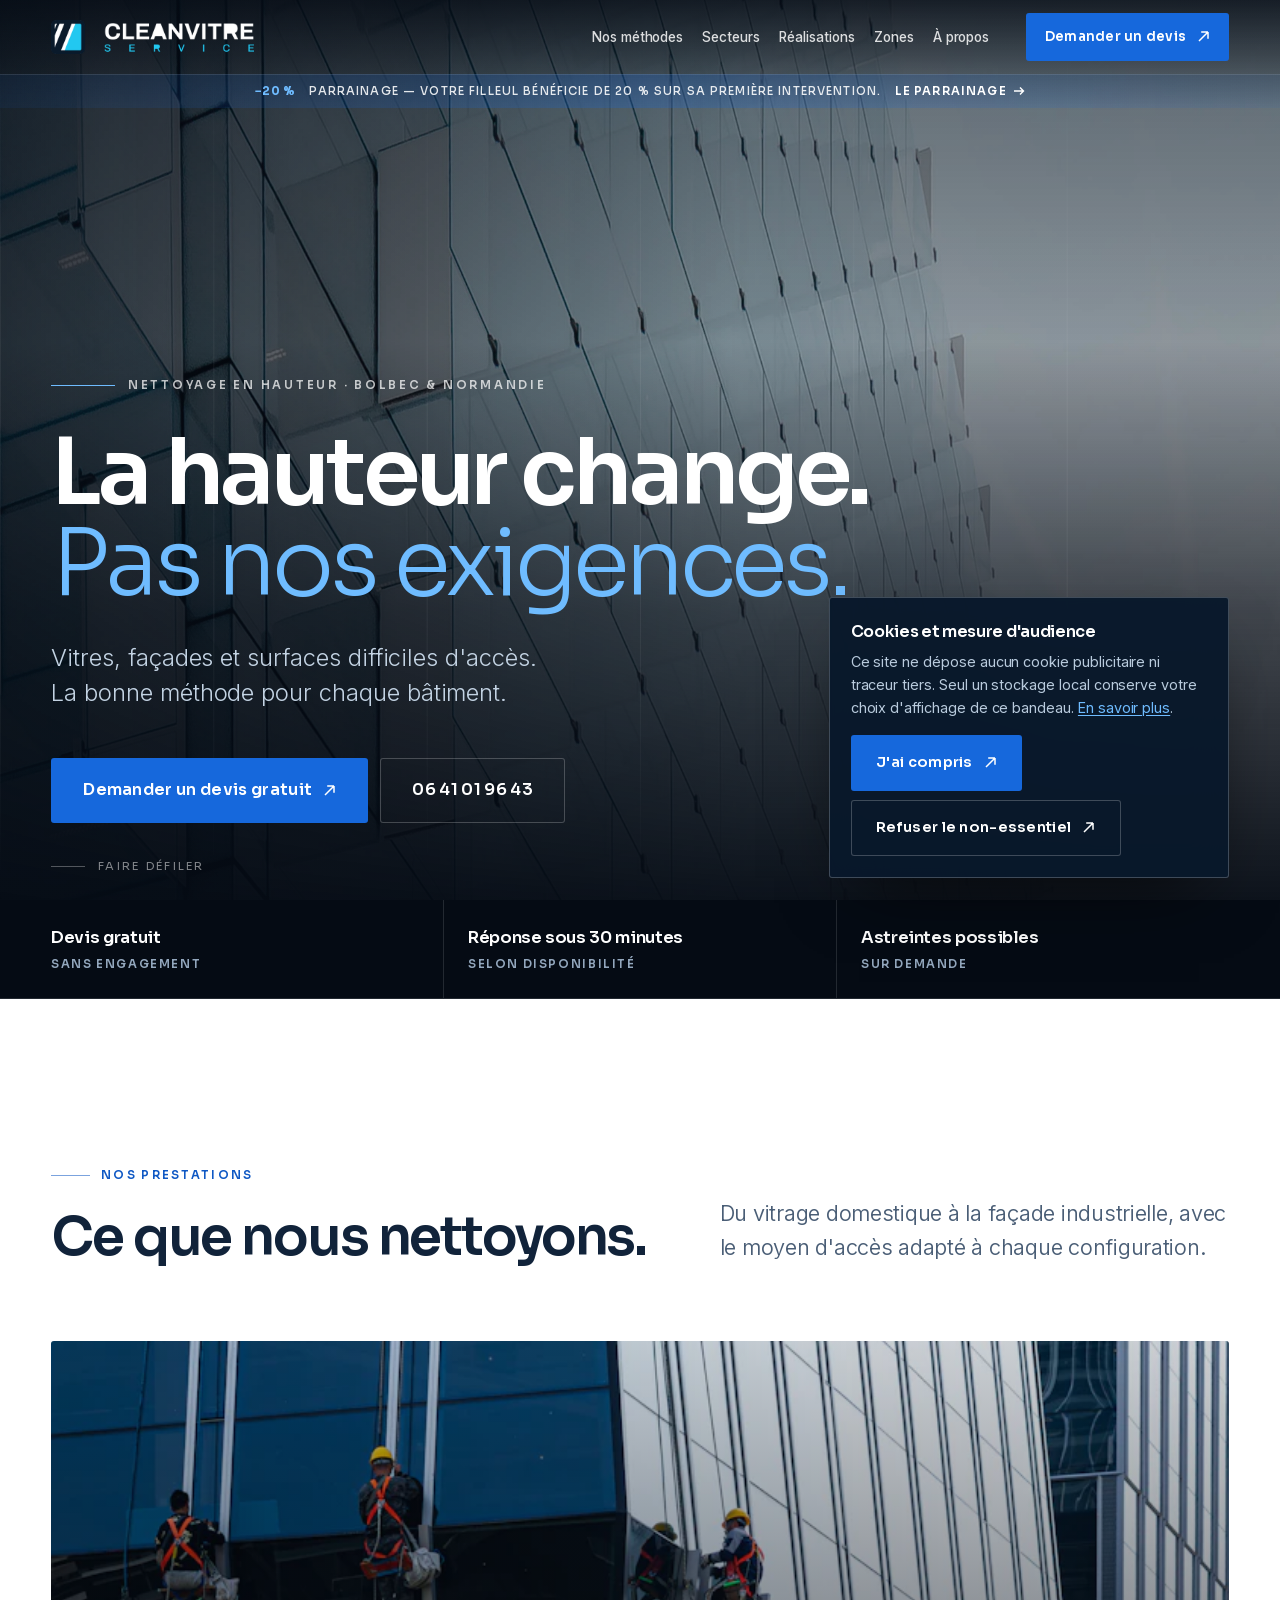
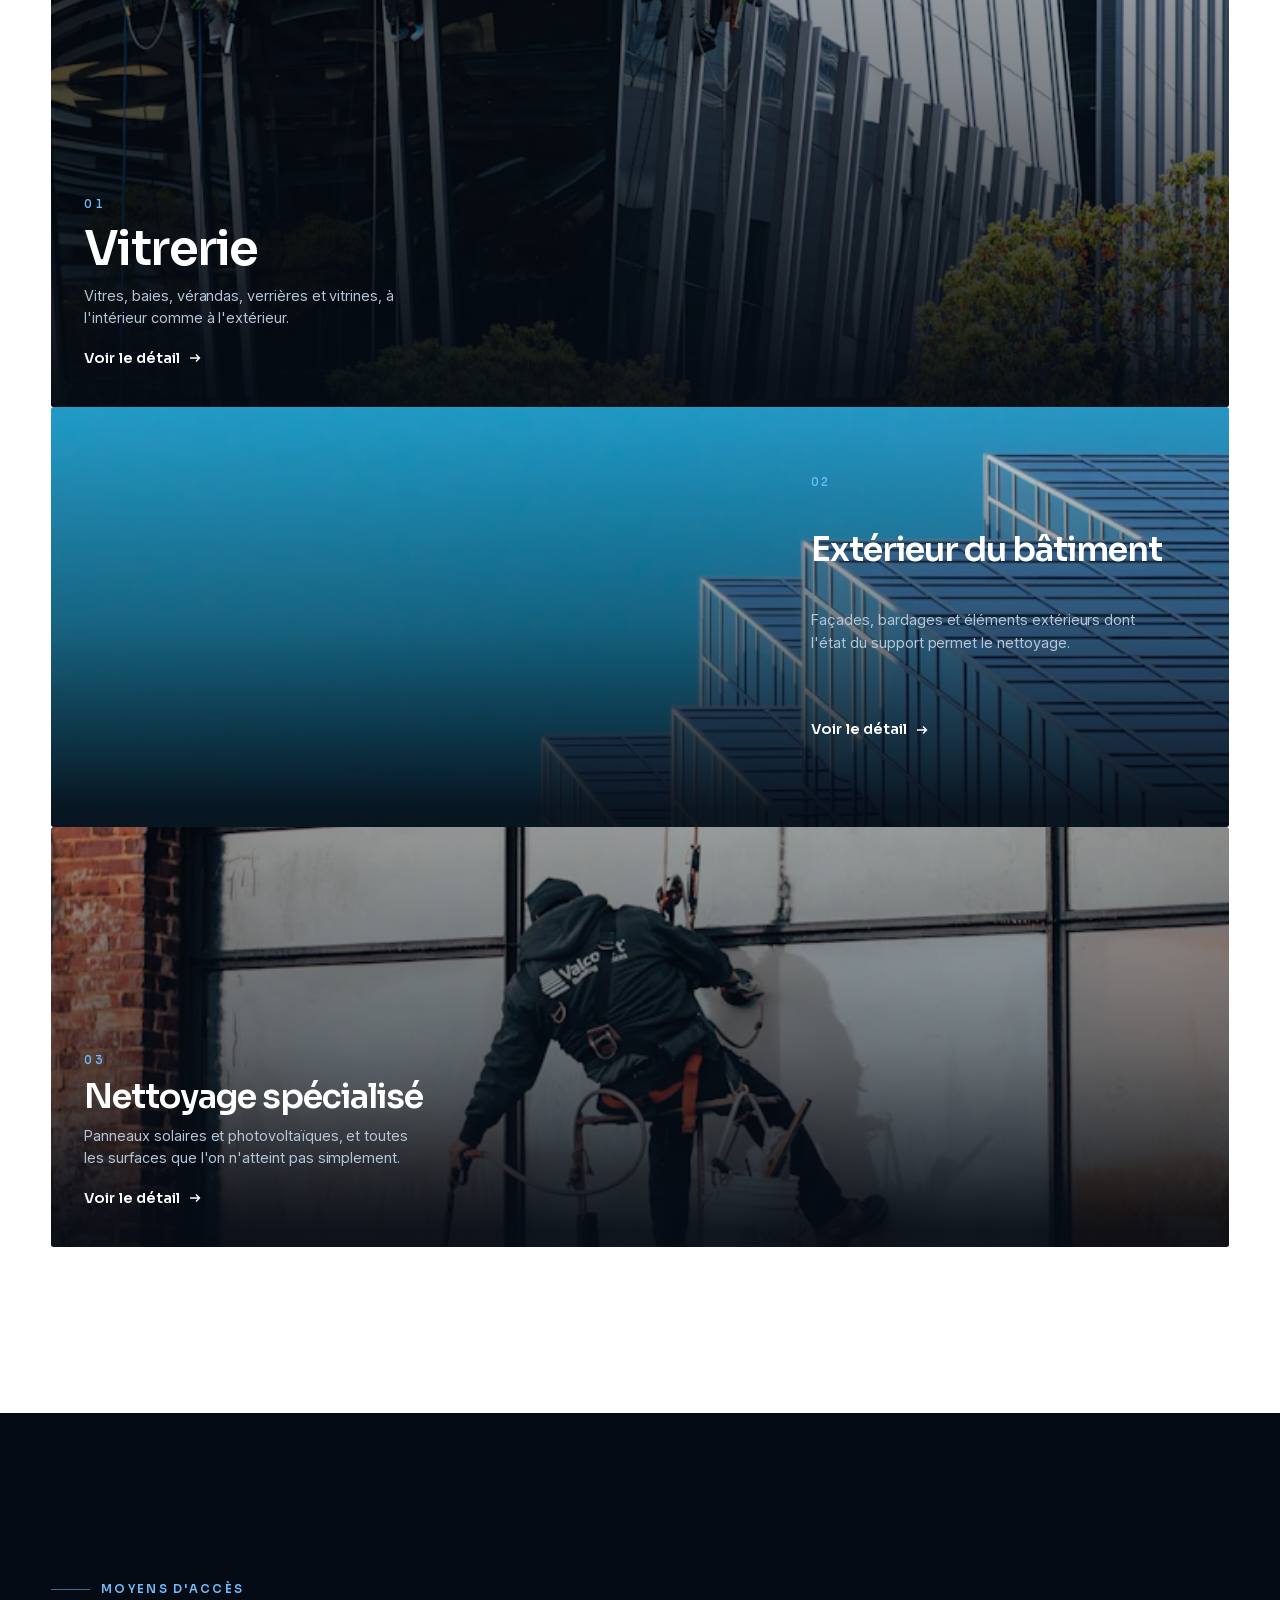
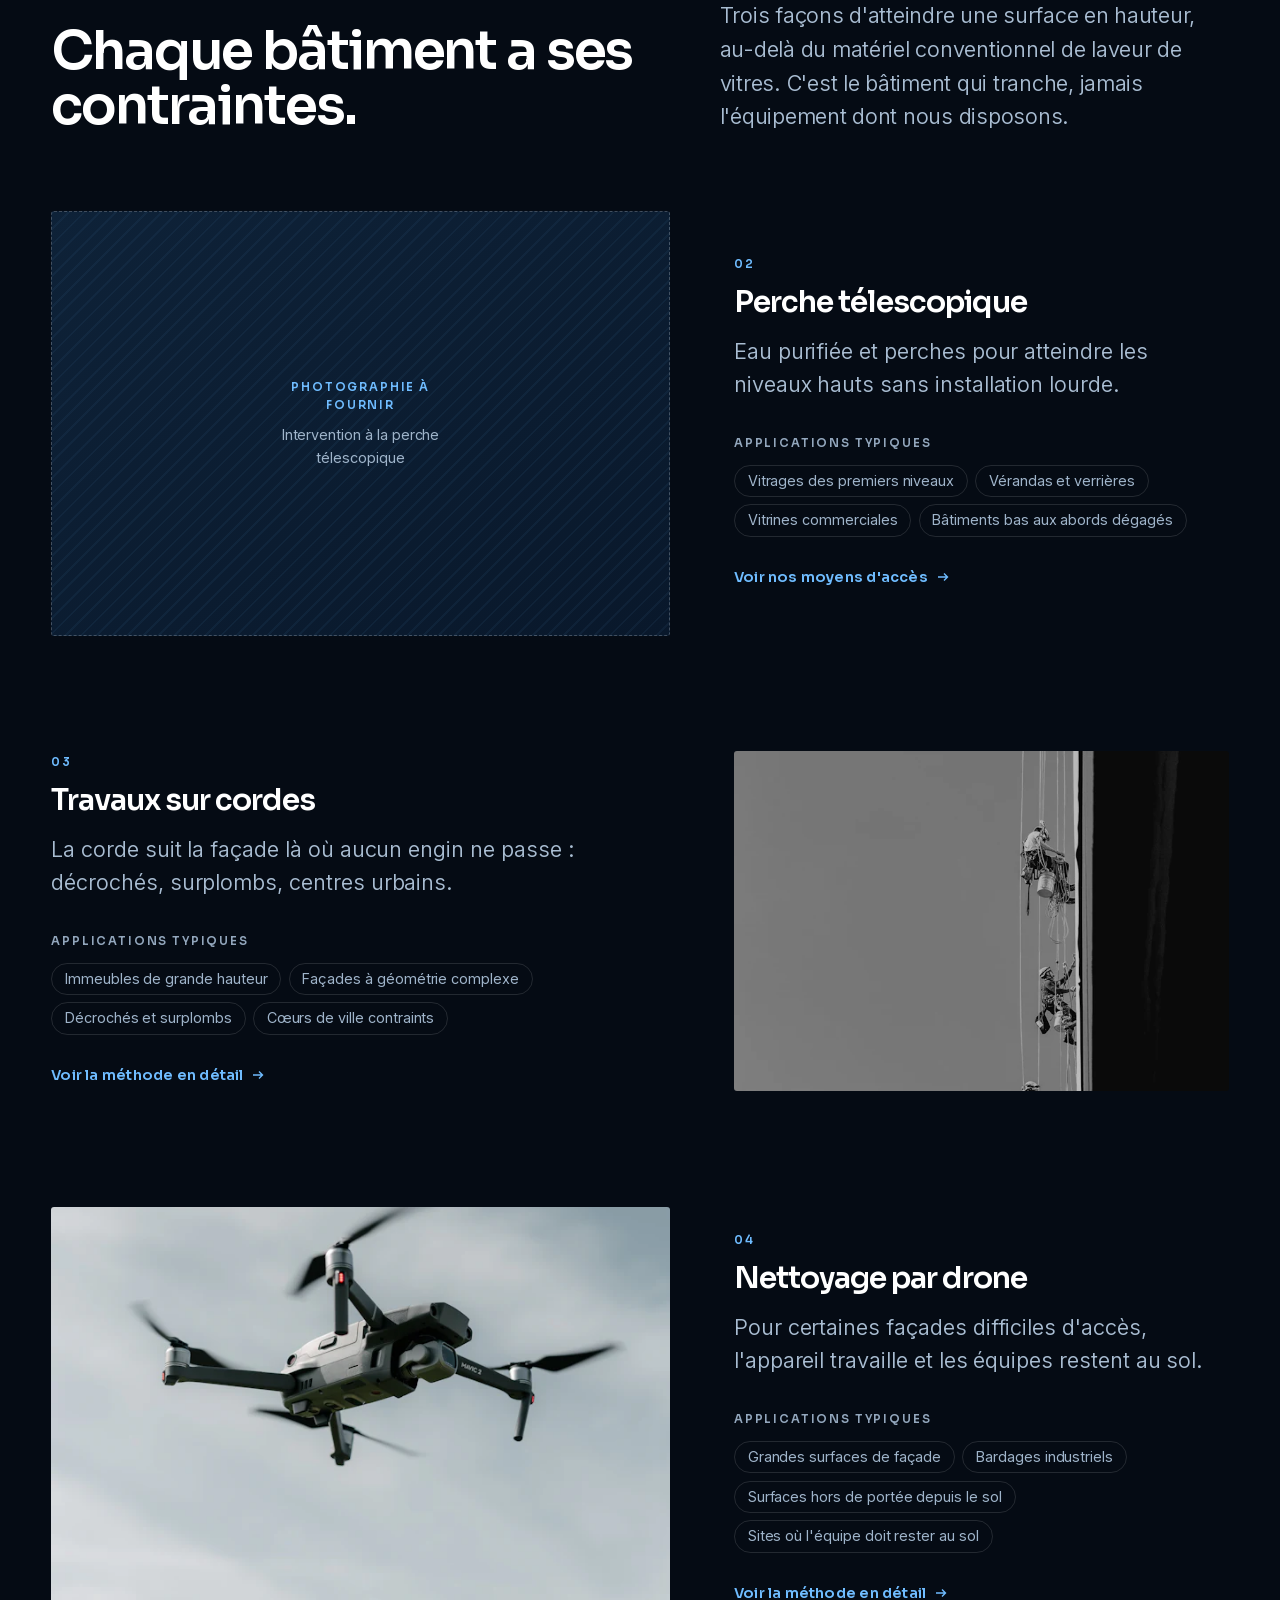
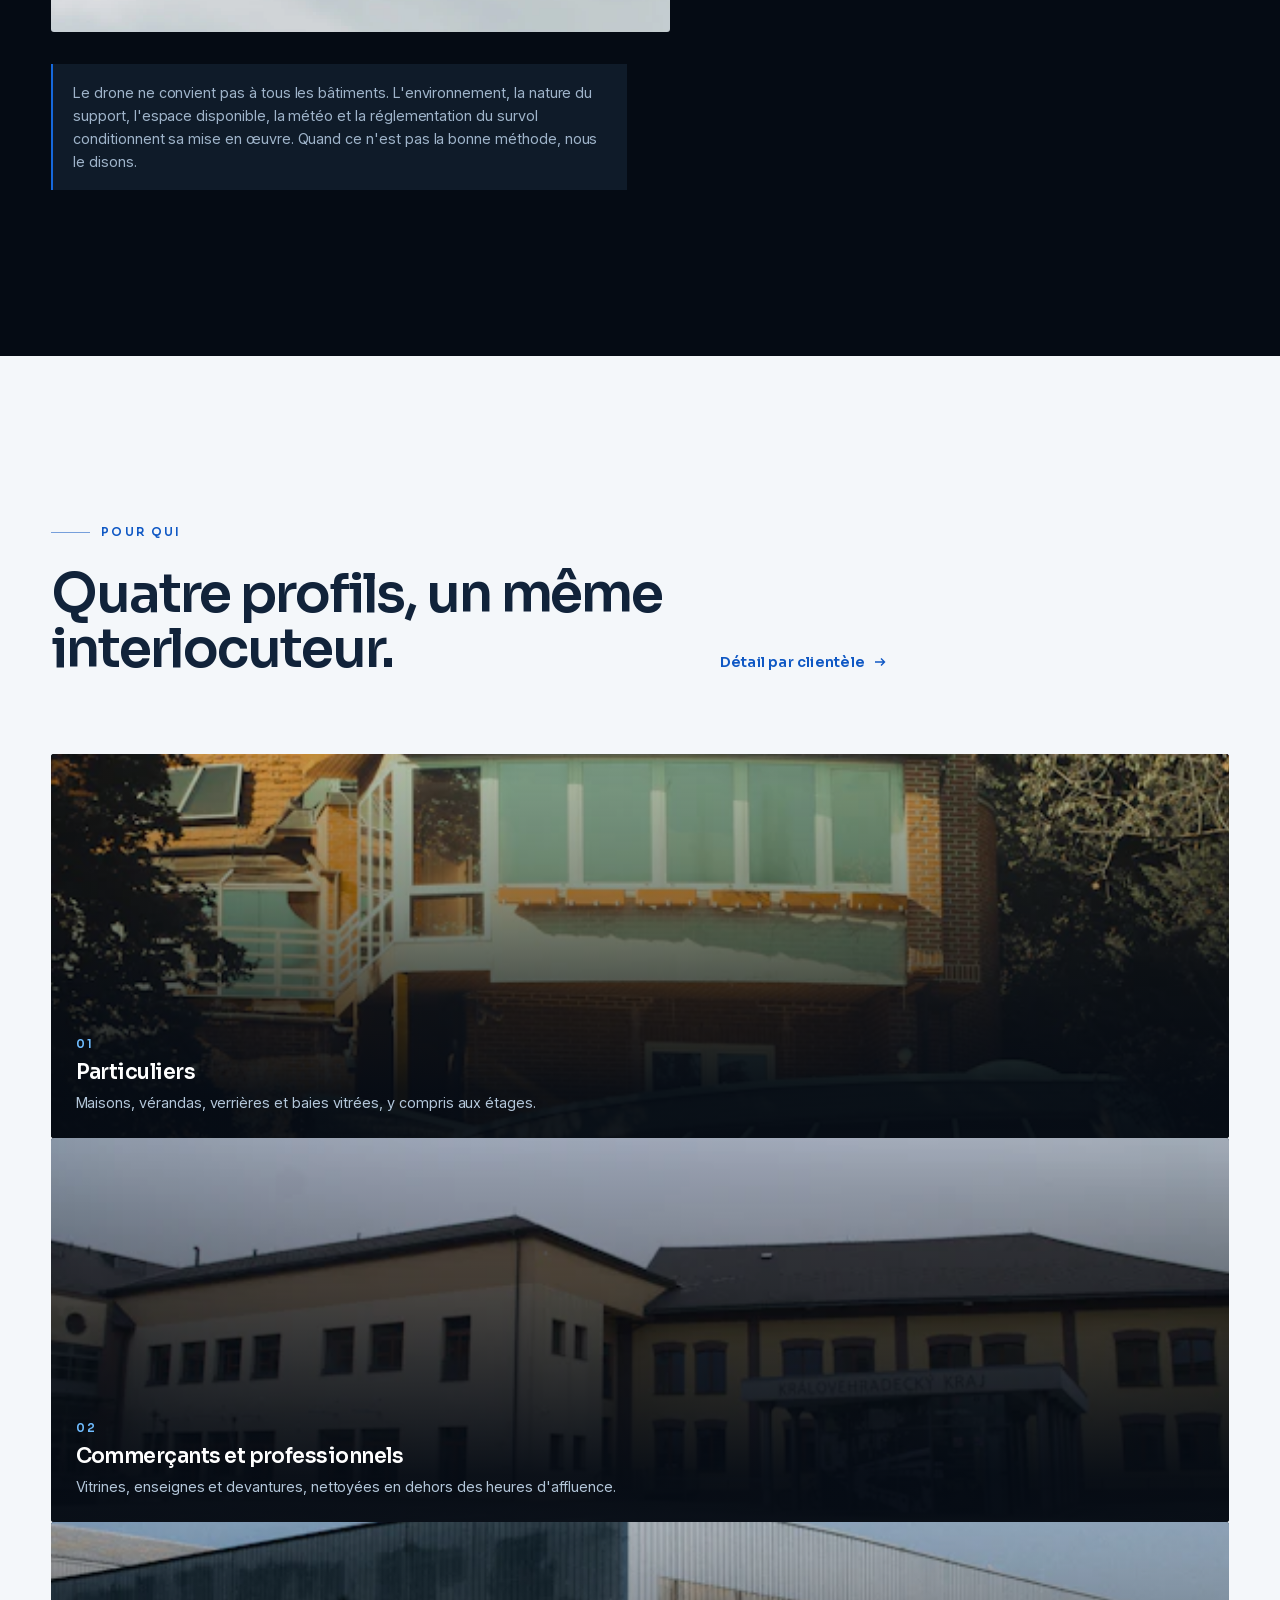
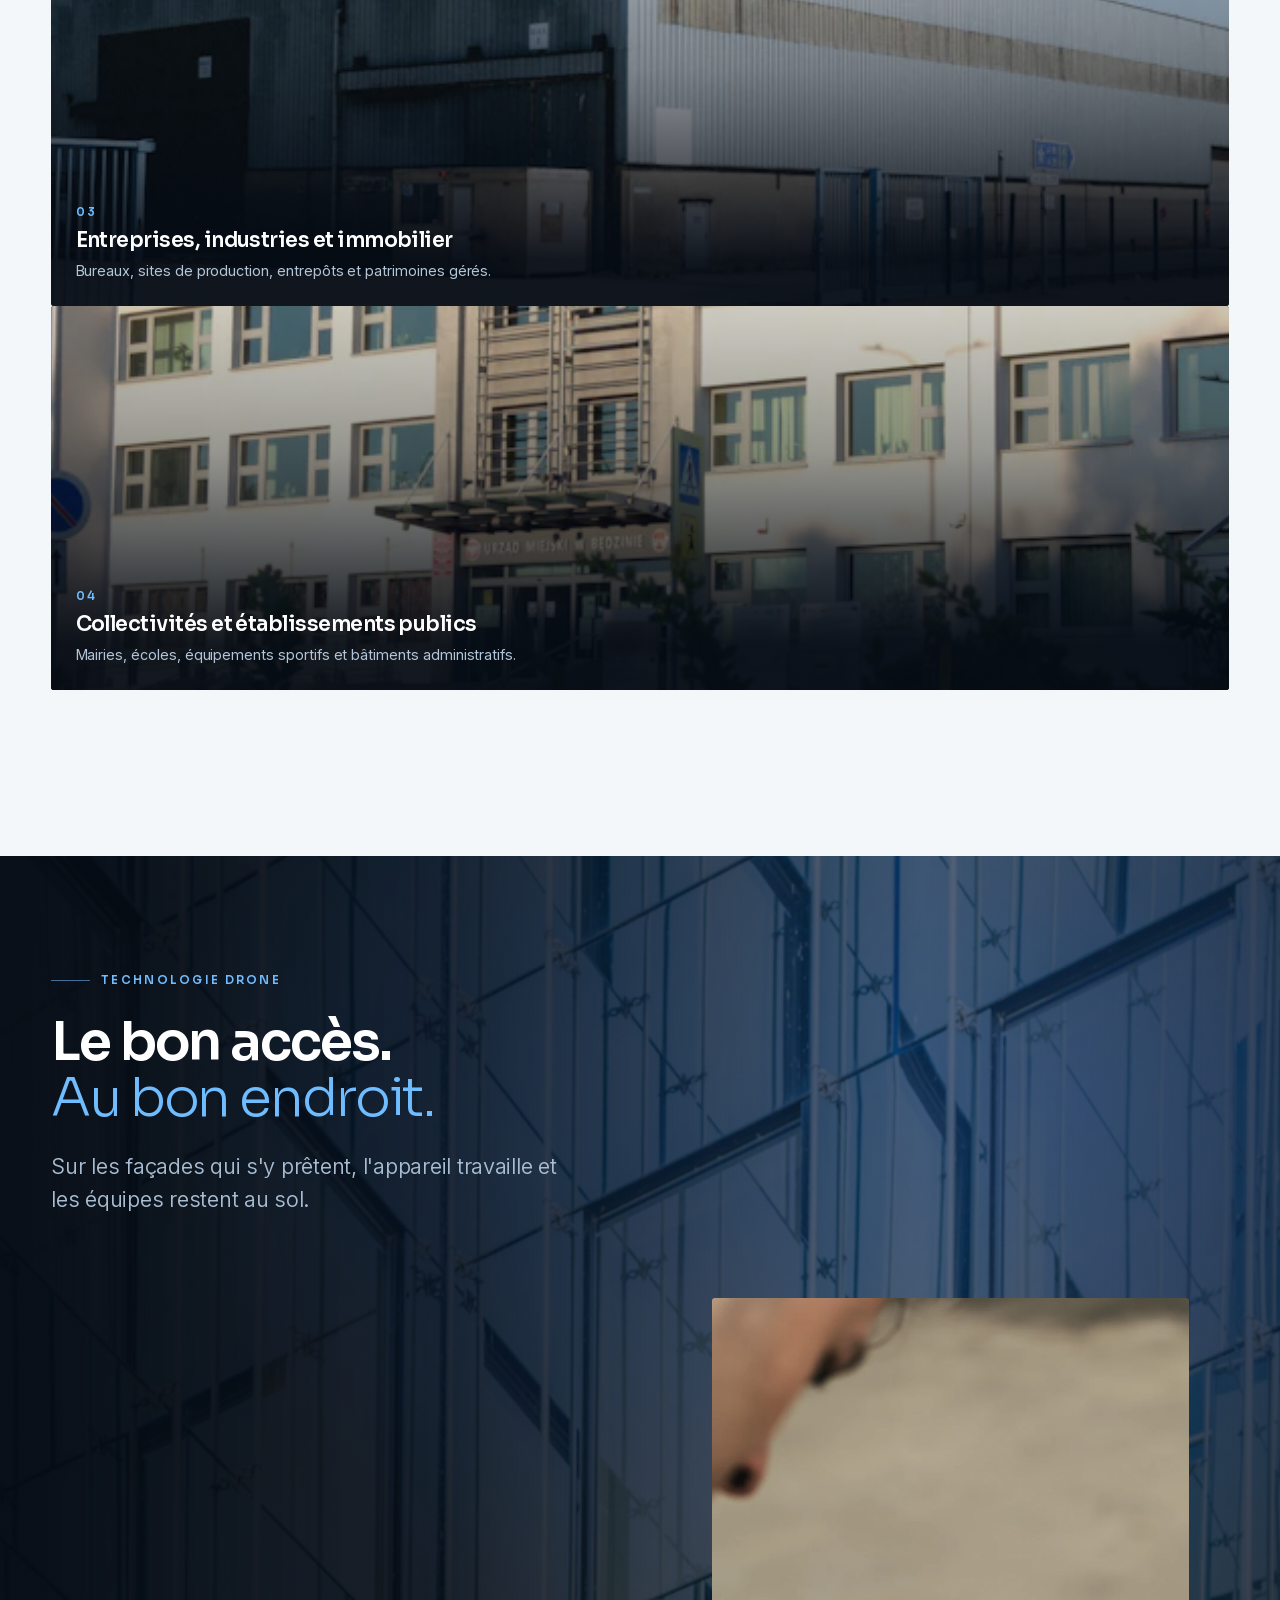
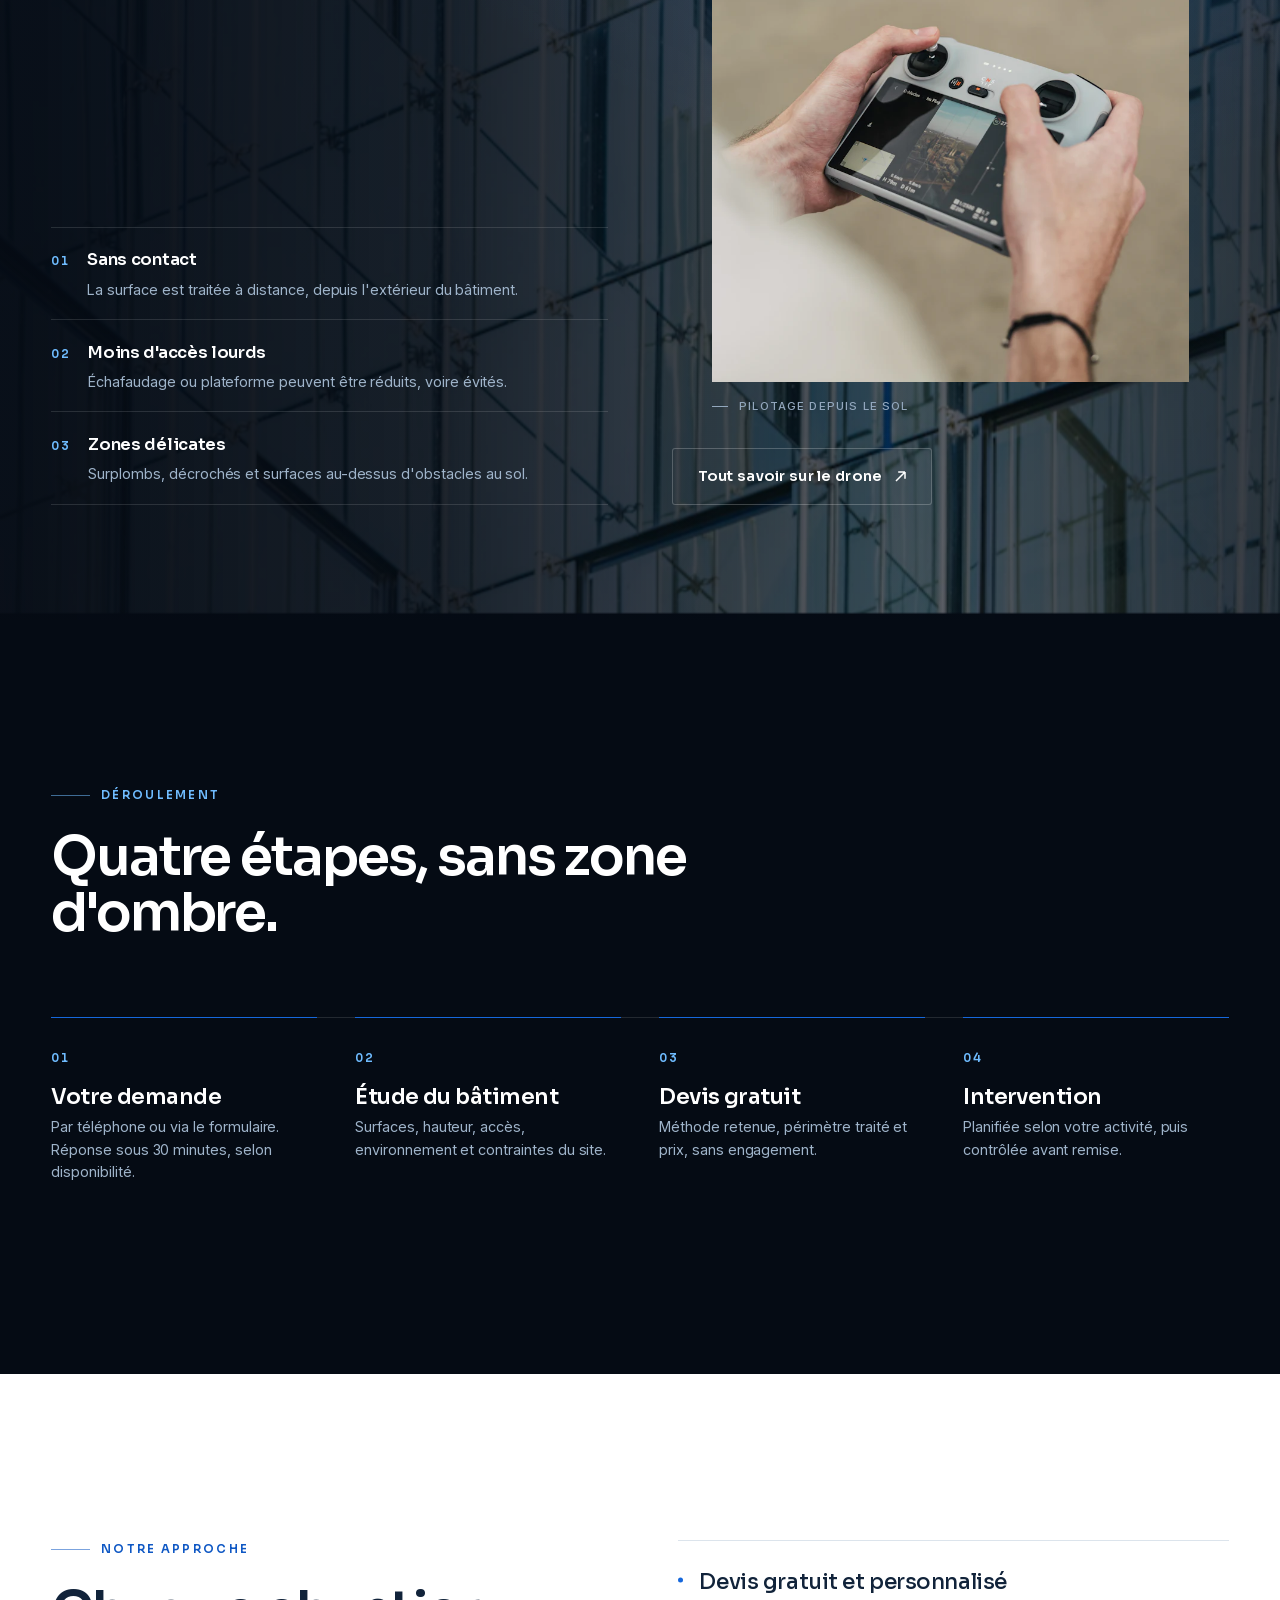
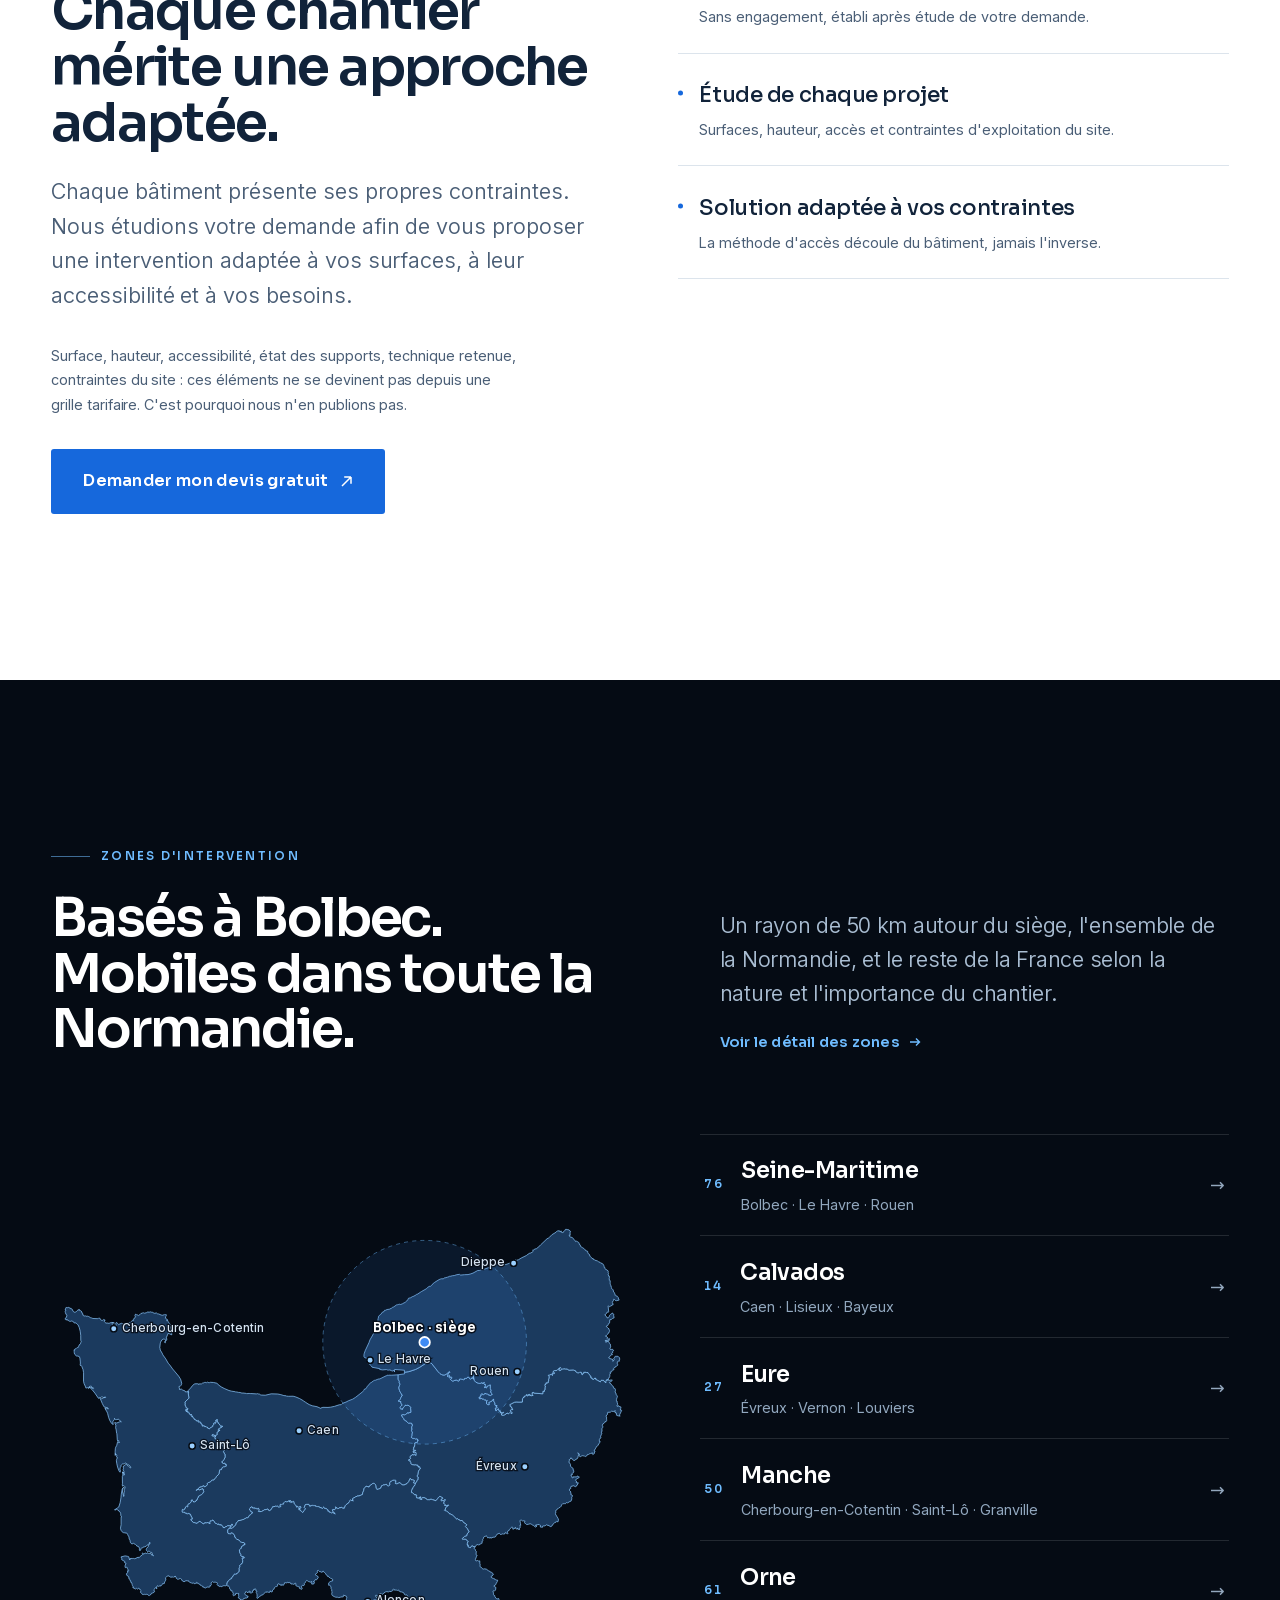
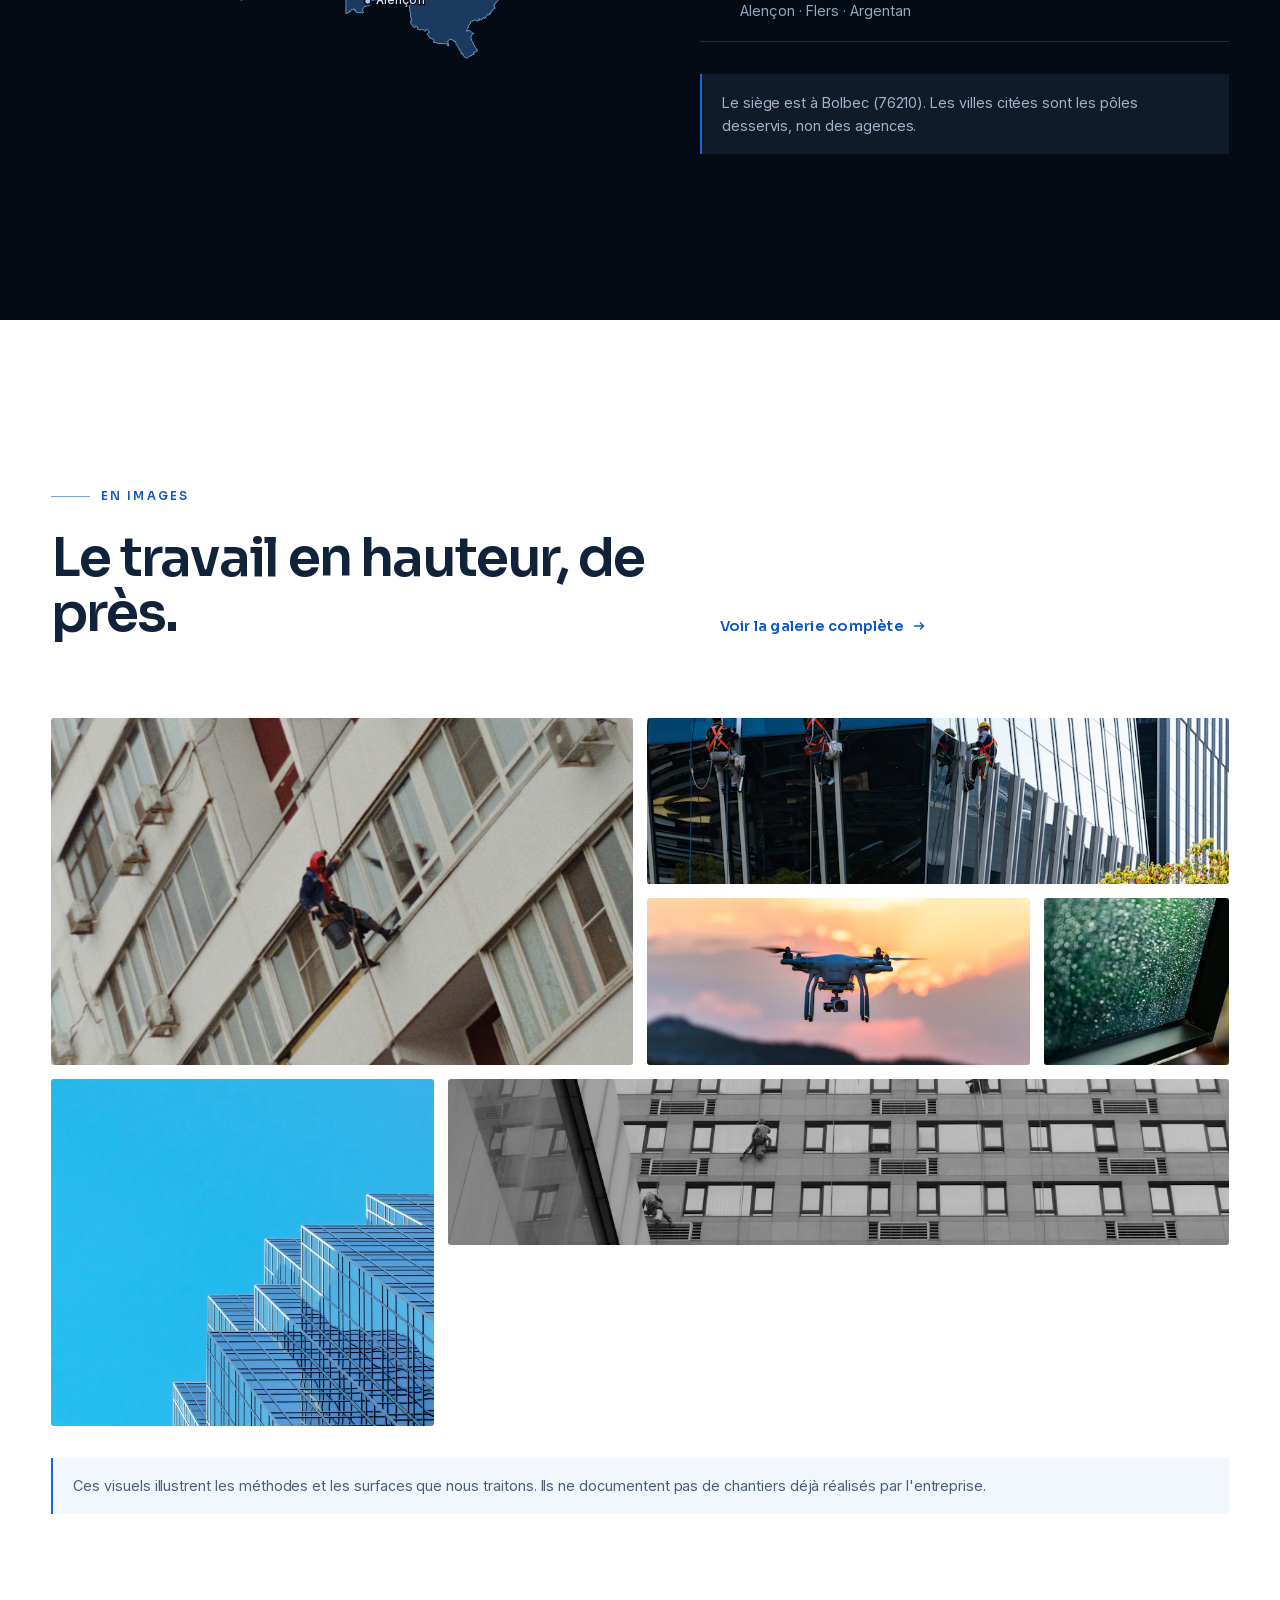
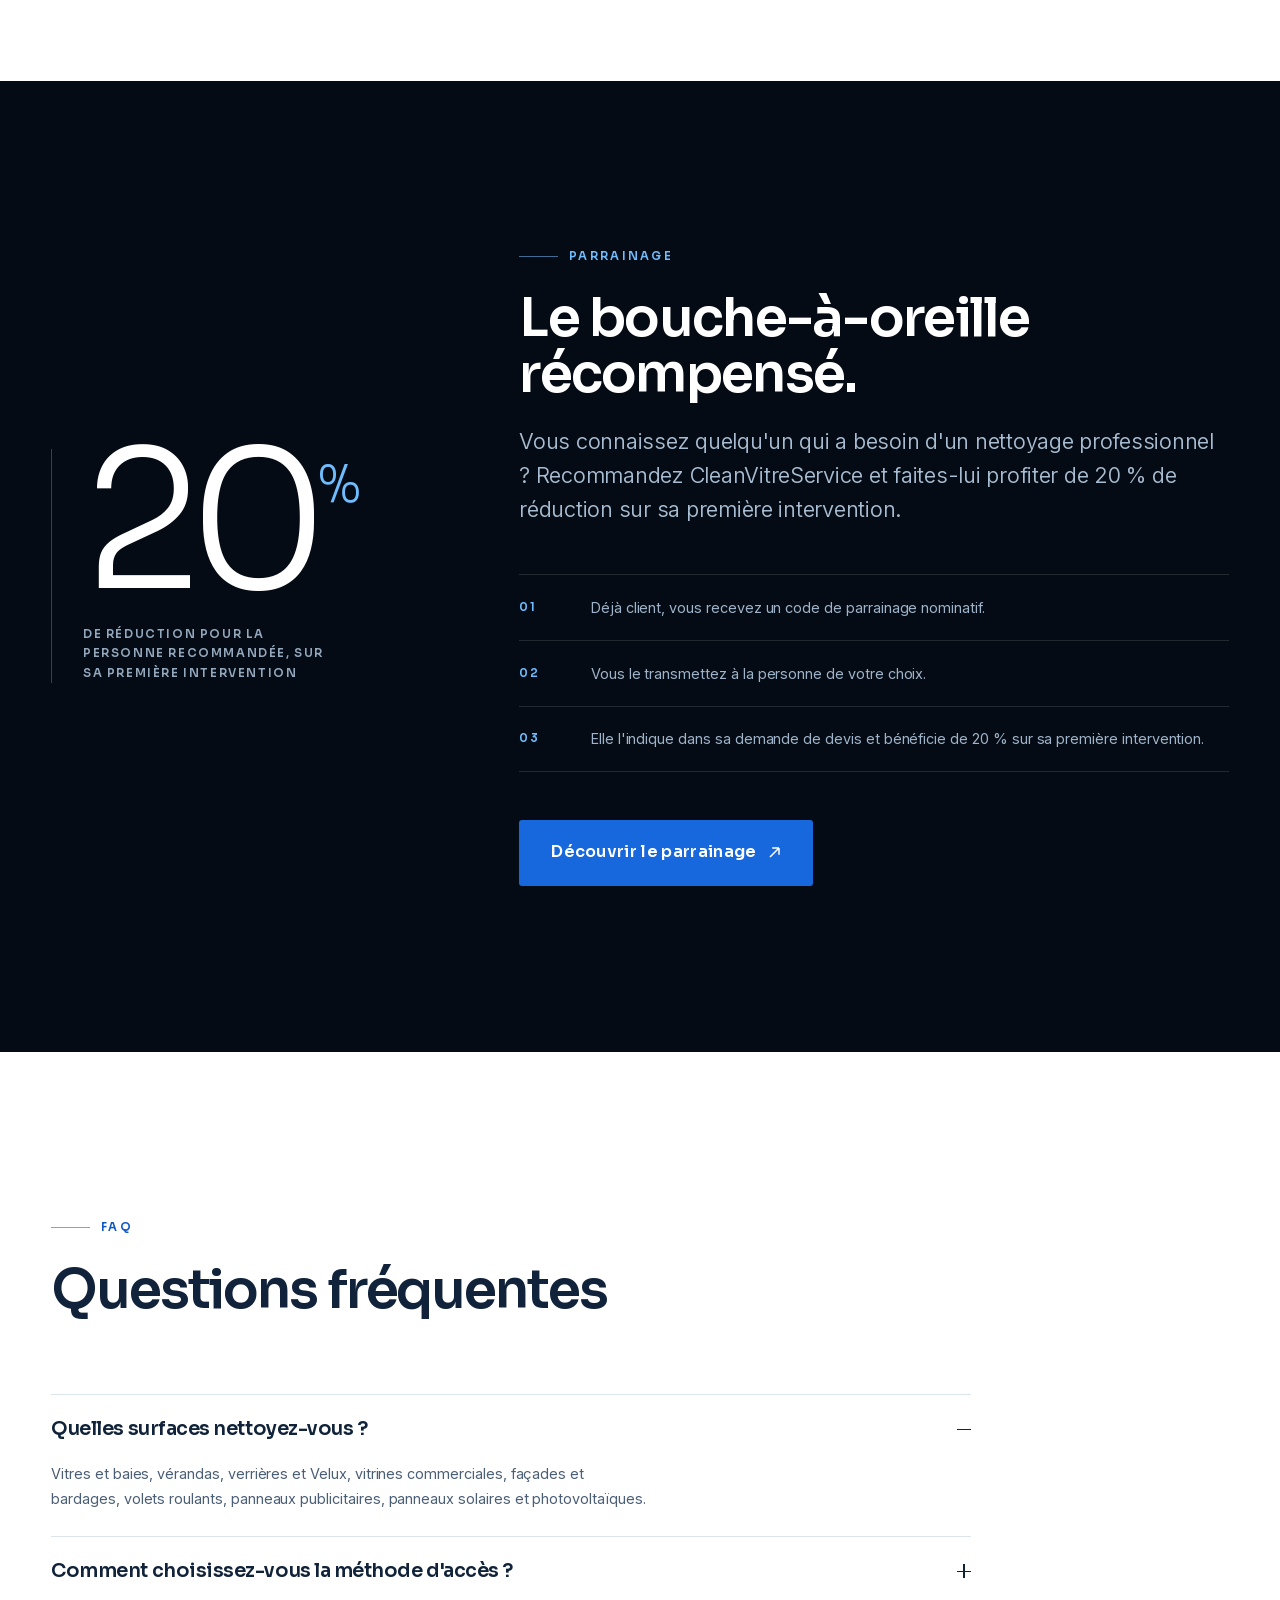
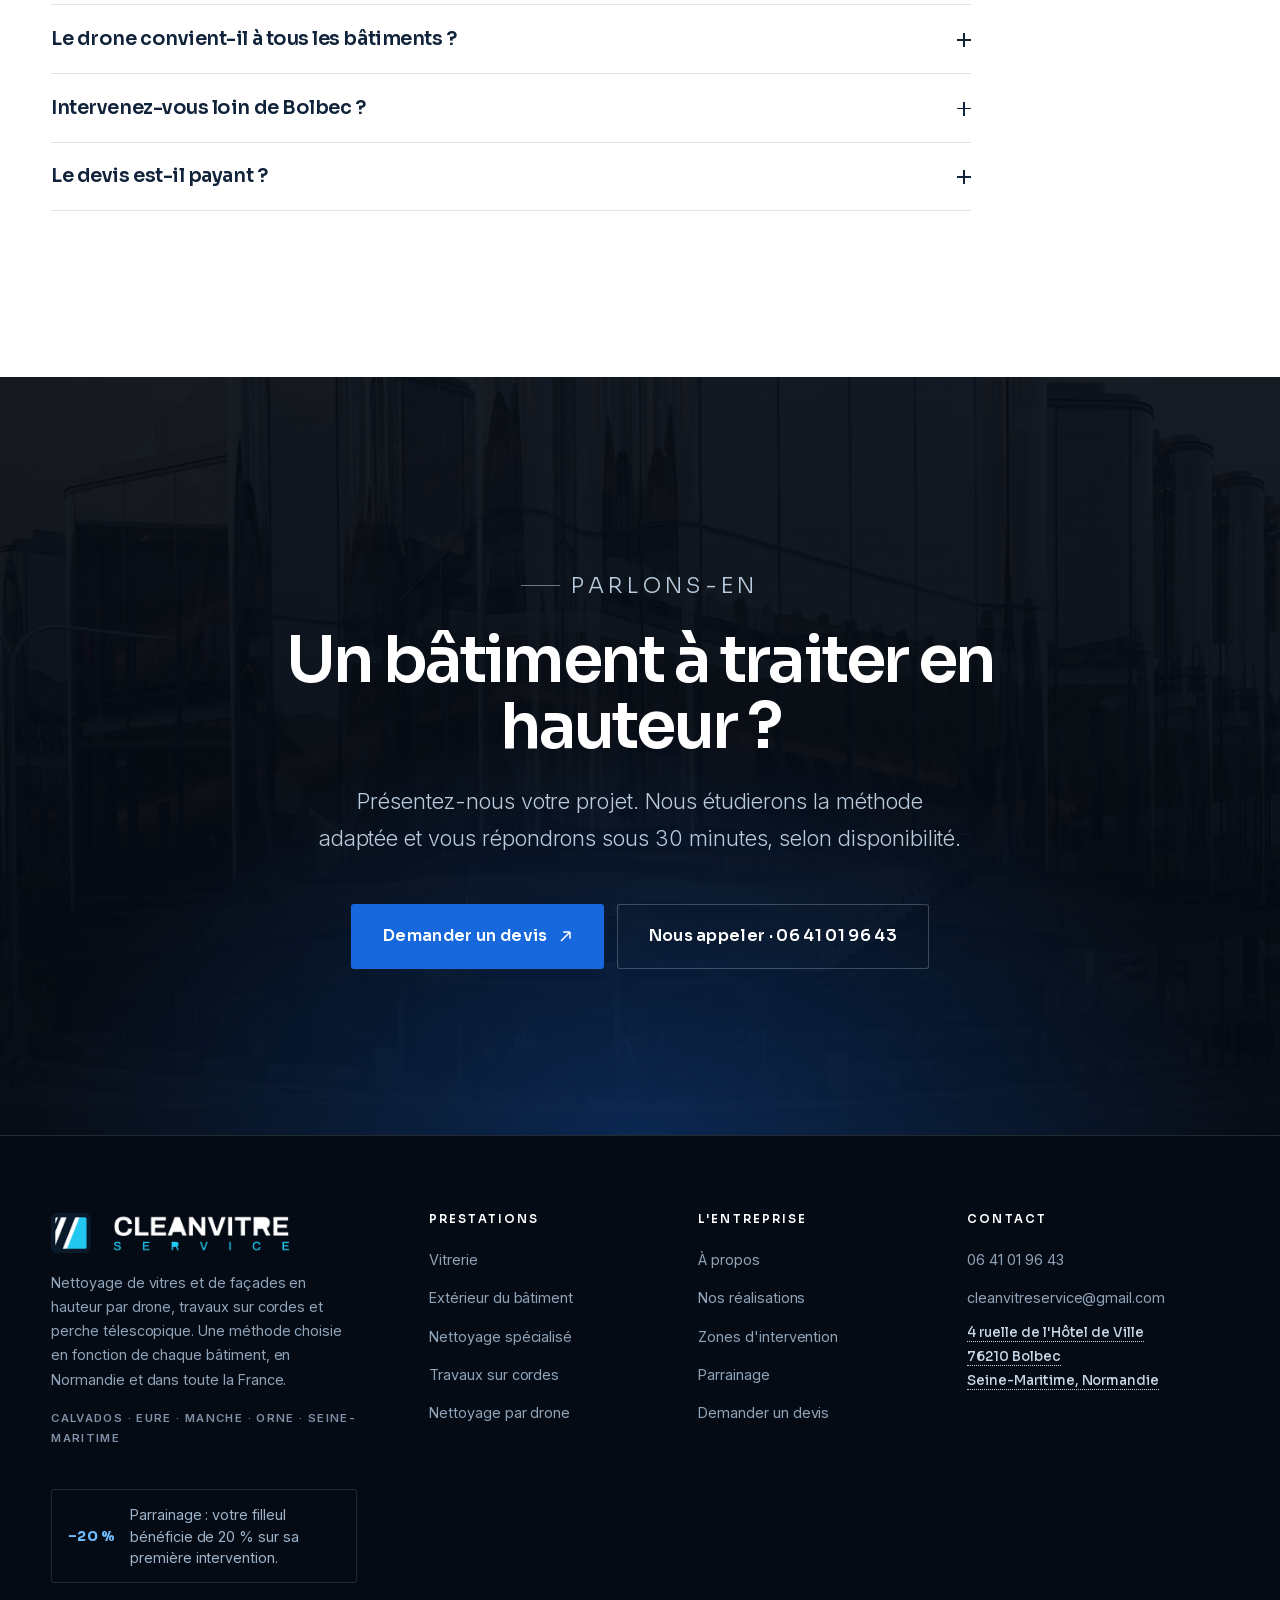
<file: docs/index.html>
<!DOCTYPE html>
<html lang="fr">
<head>
<meta charset="utf-8">
<meta name="viewport" content="width=device-width,initial-scale=1">
<title>CleanVitreService — Nettoyage de vitres et façades en Normandie</title>
<meta name="description" content="Nettoyage de vitres, façades et surfaces difficiles d'accès à Bolbec et dans toute la Normandie. Perche télescopique, travaux sur cordes et drone. Devis gratuit.">
<link rel="canonical" href="https://youssefde143-collab.github.io/nettoyage-hauteur-normandie/">
<meta name="robots" content="noindex,nofollow">
<meta name="theme-color" content="#050B14">
<meta name="format-detection" content="telephone=no">
<meta property="og:type" content="website">
<meta property="og:site_name" content="CleanVitreService">
<meta property="og:locale" content="fr_FR">
<meta property="og:title" content="CleanVitreService — La hauteur change. Pas nos exigences.">
<meta property="og:description" content="Nettoyage de vitres, façades et surfaces difficiles d'accès à Bolbec et dans toute la Normandie. Perche télescopique, travaux sur cordes et drone. Devis gratuit.">
<meta property="og:url" content="https://youssefde143-collab.github.io/nettoyage-hauteur-normandie/">
<meta property="og:image" content="https://youssefde143-collab.github.io/nettoyage-hauteur-normandie/assets/img/hero-facade-verre-band-1100.webp">
<meta property="og:image:width" content="1100">
<meta property="og:image:height" content="619">
<meta name="twitter:card" content="summary_large_image">
<meta name="twitter:title" content="CleanVitreService — La hauteur change. Pas nos exigences.">
<meta name="twitter:description" content="Nettoyage de vitres, façades et surfaces difficiles d'accès à Bolbec et dans toute la Normandie. Perche télescopique, travaux sur cordes et drone. Devis gratuit.">
<meta name="twitter:image" content="https://youssefde143-collab.github.io/nettoyage-hauteur-normandie/assets/img/hero-facade-verre-band-1100.webp">
<link rel="preconnect" href="index.html" crossorigin>
<link rel="preload" href="assets/fonts/sora-latin.woff2" as="font" type="font/woff2" crossorigin>
<link rel="preload" href="assets/fonts/inter-latin.woff2" as="font" type="font/woff2" crossorigin>
<script>document.documentElement.className+=" js"</script>
<script>(function(){try{
if(sessionStorage.getItem("cvs-vitre"))return;
if(matchMedia("(prefers-reduced-motion: reduce)").matches)return;
if(innerWidth<280||innerHeight<320)return;
sessionStorage.setItem("cvs-vitre","1");
document.documentElement.className+=" vt-on"}catch(e){}})()</script>
<link rel="stylesheet" href="assets/css/site.css?v=e2828141d2209712">
<link rel="icon" href="assets/img/logo-cvs-icone-192.png" type="image/png" sizes="192x192">
<link rel="apple-touch-icon" href="assets/img/logo-cvs-icone-512.png">
<script type="application/ld+json">{"@context":"https://schema.org","@graph":[{"@type":["Organization","LocalBusiness"],"@id":"https://youssefde143-collab.github.io/nettoyage-hauteur-normandie/#organisation","name":"CleanVitreService","url":"https://youssefde143-collab.github.io/nettoyage-hauteur-normandie/","description":"Nettoyage de vitres, de façades et de surfaces difficiles d'accès. Matériel conventionnel, perches télescopiques, travaux sur cordes et drone. Bolbec, Normandie.","founder":{"@type":"Person","name":"Noah Lefebvre"},"address":{"@type":"PostalAddress","streetAddress":"4 ruelle de l'Hôtel de Ville","postalCode":"76210","addressLocality":"Bolbec","addressRegion":"Normandie","addressCountry":"FR"},"telephone":"+33641019643","email":"cleanvitreservice@gmail.com","identifier":[{"@type":"PropertyValue","name":"SIREN","value":"101837474"},{"@type":"PropertyValue","name":"SIRET","value":"10183747400010"}],"areaServed":[{"@type":"AdministrativeArea","name":"Normandie"},{"@type":"City","name":"Bolbec"},{"@type":"Country","name":"France"}],"knowsAbout":["Nettoyage de vitres","Nettoyage de façades","Nettoyage de vérandas et verrières","Nettoyage de panneaux solaires","Travaux sur cordes","Perche télescopique","Nettoyage par drone"]},{"@type":"WebSite","@id":"https://youssefde143-collab.github.io/nettoyage-hauteur-normandie/#site","url":"https://youssefde143-collab.github.io/nettoyage-hauteur-normandie/","name":"CleanVitreService","inLanguage":"fr-FR","publisher":{"@id":"https://youssefde143-collab.github.io/nettoyage-hauteur-normandie/#organisation"}},{"@type":"FAQPage","mainEntity":[{"@type":"Question","name":"Quelles surfaces nettoyez-vous ?","acceptedAnswer":{"@type":"Answer","text":"Vitres et baies, vérandas, verrières et Velux, vitrines commerciales, façades et bardages, volets roulants, panneaux publicitaires, panneaux solaires et photovoltaïques."}},{"@type":"Question","name":"Comment choisissez-vous la méthode d'accès ?","acceptedAnswer":{"@type":"Answer","text":"Selon le bâtiment, les surfaces, les conditions d'accès et la faisabilité technique. Du matériel conventionnel à la perche télescopique, jusqu'aux travaux sur cordes et au drone quand la configuration s'y prête."}},{"@type":"Question","name":"Le drone convient-il à tous les bâtiments ?","acceptedAnswer":{"@type":"Answer","text":"Non. L'environnement, la nature du support, l'espace disponible, la météo et la réglementation du survol conditionnent sa mise en œuvre. Quand ce n'est pas la bonne méthode, nous le disons et proposons une autre voie d'accès."}},{"@type":"Question","name":"Intervenez-vous loin de Bolbec ?","acceptedAnswer":{"@type":"Answer","text":"Dans un rayon d'environ 50 km autour du siège et dans toute la Normandie. Des déplacements ailleurs en France restent possibles selon la nature et l'importance du chantier."}},{"@type":"Question","name":"Le devis est-il payant ?","acceptedAnswer":{"@type":"Answer","text":"Non, le devis est gratuit. Nous répondons à votre demande sous 30 minutes, selon disponibilité. Des astreintes sont possibles sur demande."}}]}]}</script>
</head>
<body class="a-promo">
<a class="skip" href="#principal">Aller au contenu principal</a>

<div class="vt" id="intro-vitre" aria-hidden="true">
  <div class="vt__blur"></div>
  <canvas class="vt__glass"></canvas>
  <canvas class="vt__fx"></canvas>
  <div class="vt__tool">
<svg viewBox="0 0 150 340" fill="none" aria-hidden="true" focusable="false">
  <defs>
    <linearGradient id="vtRub" x1="0" y1="0" x2="1" y2="0">
      <stop offset="0" stop-color="#05070A"/><stop offset=".12" stop-color="#14181E"/>
      <stop offset=".46" stop-color="#39414C"/><stop offset=".72" stop-color="#232A33"/>
      <stop offset="1" stop-color="#11151A"/>
    </linearGradient>
    <linearGradient id="vtMet" x1="0" y1="0" x2="1" y2="0">
      <stop offset="0" stop-color="#4E5964"/><stop offset=".14" stop-color="#9DAAB7"/>
      <stop offset=".3" stop-color="#E6EEF6"/><stop offset=".4" stop-color="#FBFDFF"/>
      <stop offset=".52" stop-color="#B6C3D0"/><stop offset=".7" stop-color="#7D8995"/>
      <stop offset=".86" stop-color="#C2CDD8"/><stop offset="1" stop-color="#55606B"/>
    </linearGradient>
    <linearGradient id="vtBack" x1="0" y1="0" x2="1" y2="0">
      <stop offset="0" stop-color="#55616E"/><stop offset=".45" stop-color="#303943"/>
      <stop offset="1" stop-color="#1A1F26"/>
    </linearGradient>
    <linearGradient id="vtCap" x1="0" y1="0" x2="1" y2="0">
      <stop offset="0" stop-color="#2B323B"/><stop offset=".35" stop-color="#4B5663"/>
      <stop offset="1" stop-color="#171C22"/>
    </linearGradient>
    <linearGradient id="vtJoint" x1="0" y1="0" x2="0" y2="1">
      <stop offset="0" stop-color="#F0F6FC"/><stop offset=".45" stop-color="#A3B0BE"/>
      <stop offset="1" stop-color="#626E7B"/>
    </linearGradient>
    <linearGradient id="vtGrip" x1="0" y1="0" x2="0" y2="1">
      <stop offset="0" stop-color="#333C47"/><stop offset=".34" stop-color="#1A212A"/>
      <stop offset="1" stop-color="#090D12"/>
    </linearGradient>
    <linearGradient id="vtShade" x1="0" y1="0" x2="1" y2="0">
      <stop offset="0" stop-color="#030710" stop-opacity=".3"/>
      <stop offset=".45" stop-color="#030710" stop-opacity=".1"/>
      <stop offset="1" stop-color="#030710" stop-opacity="0"/>
    </linearGradient>
  </defs>

  <!-- Ombre portée sur le verre, côté déjà nettoyé -->
  <rect x="45" y="22" width="78" height="296" fill="url(#vtShade)"/>

  <!-- Lame de caoutchouc : arête vive, corps souple éclairé par la gauche,
       léger épaulement là où le rail la pince. -->
  <path d="M2 24 L16 20 L16 320 L2 316 Z" fill="url(#vtRub)"/>
  <rect x="2" y="24" width="2.6" height="292" fill="#04060A"/>
  <rect x="6.4" y="25" width="1.6" height="290" fill="#5E6B7A" opacity=".3"/>
  <rect x="14.2" y="22" width="1.8" height="296" fill="#0A0D12" opacity=".8"/>

  <!-- Rail inox qui pince la lame -->
  <rect x="15.5" y="14" width="23" height="312" rx="2.4" fill="url(#vtMet)"/>
  <rect x="21.4" y="16" width="3.4" height="308" fill="#fff" opacity=".55"/>
  <rect x="16.6" y="14" width="1.1" height="312" fill="#434D58" opacity=".6"/>
  <rect x="35.4" y="14" width="1.4" height="312" fill="#39424C" opacity=".5"/>

  <!-- Dos du rail -->
  <rect x="38" y="18" width="9" height="304" rx="2.2" fill="url(#vtBack)"/>
  <rect x="38" y="18" width="1.6" height="304" fill="#6E7B89" opacity=".45"/>

  <!-- Embouts : clips plastique qui retiennent la lame -->
  <rect x="12" y="7" width="37" height="14" rx="3.6" fill="url(#vtCap)"/>
  <rect x="12" y="319" width="37" height="14" rx="3.6" fill="url(#vtCap)"/>
  <rect x="14" y="9.6" width="33" height="2.2" rx="1.1" fill="#7E8A97" opacity=".5"/>
  <rect x="14" y="327" width="33" height="2.2" rx="1.1" fill="#7E8A97" opacity=".5"/>

  <!-- Articulation + manche, relevés de 14° comme en usage réel -->
  <g transform="rotate(-14 48 170)">
    <rect x="42" y="150" width="20" height="40" rx="5" fill="#242B34"/>
    <rect x="42" y="150" width="20" height="3" rx="1.5" fill="#4C5765" opacity=".6"/>
    <circle cx="62" cy="170" r="11.5" fill="url(#vtJoint)"/>
    <circle cx="62" cy="170" r="4" fill="#2A323B"/>
    <circle cx="62" cy="170" r="11.5" stroke="#5C6773" stroke-width=".8" opacity=".6"/>
    <rect x="70" y="161" width="15" height="18" rx="3.6" fill="url(#vtMet)"/>
    <rect x="83" y="150" width="58" height="40" rx="18" fill="url(#vtGrip)"/>
    <rect x="88" y="153" width="46" height="4.4" rx="2.2" fill="#66748A" opacity=".38"/>
    <g fill="#05080C" opacity=".55">
      <rect x="96" y="157" width="2.8" height="27" rx="1.4"/>
      <rect x="105" y="157" width="2.8" height="27" rx="1.4"/>
      <rect x="114" y="157" width="2.8" height="27" rx="1.4"/>
      <rect x="123" y="157" width="2.8" height="27" rx="1.4"/>
    </g>
    <rect x="135" y="159" width="8" height="22" rx="4" fill="#1668DC"/>
  </g>
</svg></div>
</div>

<header class="nav nav--promo" id="entete" data-dark="true">
  <div class="nav__in">
    
  <a class="wm wm--auto" href="index.html">
    <img class="wm__i wm__i--sombre" src="assets/img/logo-cvs-clair-560.png" srcset="assets/img/logo-cvs-clair-560.png 560w, assets/img/logo-cvs-clair-1100.png 1100w"
          sizes="(max-width:420px) 156px, 203px" width="1100" height="184"
          alt="" decoding="async"><img class="wm__i wm__i--clair" src="assets/img/logo-cvs-560.png" srcset="assets/img/logo-cvs-560.png 560w, assets/img/logo-cvs-1100.png 1100w"
          sizes="(max-width:420px) 156px, 203px" width="1100" height="184"
          alt="" decoding="async">
    <span class="sr">CleanVitreService — accueil</span>
  </a>
    <nav class="nav__links" aria-label="Navigation principale"><a href="services.html">Nos méthodes</a><a href="secteurs-dactivite.html">Secteurs</a><a href="realisations.html">Réalisations</a><a href="zones-intervention.html">Zones</a><a href="a-propos.html">À propos</a></nav>
    <div class="nav__cta"><a class="btn  " href="contact.html">Demander un devis<svg class="btn__ar" width="13" height="13" viewBox="0 0 13 13" fill="none" aria-hidden="true"><path d="M2 11 11 2M11 2H4.2M11 2v6.8" stroke="currentColor" stroke-width="1.5"/></svg></a></div>
    <button class="nav__burger" type="button" aria-expanded="false" aria-controls="menu-mobile" aria-label="Ouvrir le menu">
      <span></span><span></span><span></span>
    </button>
  </div>
  
<a class="promo" href="parrainage.html">
  <span class="promo__tag">&minus;20&nbsp;%</span>
  <span class="promo__t">Parrainage &mdash; votre filleul bénéficie de 20&nbsp;% sur sa première intervention.</span>
  <span class="promo__s">Parrainage &middot; 20&nbsp;% pour votre filleul</span>
  <span class="promo__a">Le parrainage<svg width="12" height="12" viewBox="0 0 12 12" fill="none" aria-hidden="true"><path d="M1 6h9.5M7 2.5 10.5 6 7 9.5" stroke="currentColor" stroke-width="1.4"/></svg></span>
</a>
</header>

<div class="mob" id="menu-mobile" hidden>
  <nav class="mob__links" aria-label="Navigation mobile"><a href="index.html" class="" style="--i:0" aria-current="page">Accueil</a><a href="services.html" class="" style="--i:1">Nos méthodes</a><a href="nettoyage-par-drone.html" class="mob__sub" style="--i:2">Nettoyage par drone</a><a href="travaux-sur-cordes.html" class="mob__sub" style="--i:3">Travaux sur cordes</a><a href="secteurs-dactivite.html" class="" style="--i:4">Secteurs d'activité</a><a href="realisations.html" class="" style="--i:5">Réalisations</a><a href="zones-intervention.html" class="" style="--i:6">Zones d'intervention</a><a href="a-propos.html" class="" style="--i:7">À propos</a><a href="parrainage.html" class="" style="--i:8">Parrainage</a><a href="contact.html" class="" style="--i:9">Contact</a></nav>
  <div class="mob__foot">
    <a class="btn  " href="contact.html">Demander un devis<svg class="btn__ar" width="13" height="13" viewBox="0 0 13 13" fill="none" aria-hidden="true"><path d="M2 11 11 2M11 2H4.2M11 2v6.8" stroke="currentColor" stroke-width="1.5"/></svg></a>
    <div class="mob__meta">
      <span class="ph">06 41 01 96 43</span>
      <span class="ph">cleanvitreservice@gmail.com</span>
    </div>
  </div>
</div>

<main id="principal">

<!-- Hero ---------------------------------------------------------------- -->
<section class="hero hero--v2" id="hero">
  <div class="hero__media" data-hero-media>
    <img src="assets/img/hero-facade-verre-2000.webp" srcset="assets/img/hero-facade-verre-800.webp 800w, assets/img/hero-facade-verre-1200.webp 1200w, assets/img/hero-facade-verre-2000.webp 2000w" sizes="100vw"
    width="2000" height="3048" alt="Façade entièrement vitrée d'un immeuble de grande hauteur dans la lumière du matin" class=""
    loading="eager" fetchpriority="high" decoding="sync">
  </div>
  <div class="hero__grid" aria-hidden="true"></div>
  <div class="hero__in">
    <p class="hero__label">Nettoyage en hauteur · Bolbec &amp; Normandie</p>
    <h1>La hauteur change.<em>Pas nos exigences.</em></h1>
    <p class="hero__sub">Vitres, façades et surfaces difficiles d'accès. La bonne méthode pour chaque bâtiment.</p>
    <div class="hero__act">
      <a class="btn  btn--lg" href="contact.html">Demander un devis gratuit<svg class="btn__ar" width="13" height="13" viewBox="0 0 13 13" fill="none" aria-hidden="true"><path d="M2 11 11 2M11 2H4.2M11 2v6.8" stroke="currentColor" stroke-width="1.5"/></svg></a>
      <a class="btn btn--on-dark btn--lg" href="tel:+33641019643">06 41 01 96 43</a>
    </div>
  </div>
  <p class="hero__cue"><i aria-hidden="true"></i>Faire défiler</p>
</section>

<!-- Engagements ---------------------------------------------------------- -->
<div class="promis">
  <div class="wrap">
    <ul>
      <li><b>Devis gratuit</b><span>Sans engagement</span></li>
      <li><b>Réponse sous 30 minutes</b><span>Selon disponibilité</span></li>
      <li><b>Astreintes possibles</b><span>Sur demande</span></li>
    </ul>
  </div>
</div>

<!-- Prestations ---------------------------------------------------------- -->
<section class="sec" aria-labelledby="pres-t">
  <div class="wrap">
    <div class="shead rv">
      <div>
        <p class="eyebrow">Nos prestations</p>
        <h2 id="pres-t">Ce que nous nettoyons.</h2>
      </div>
      <div class="shead__aside">
        <p class="lead">Du vitrage domestique à la façade industrielle, avec le moyen d'accès adapté à chaque configuration.</p>
      </div>
    </div>
    <div class="trio rv">
      
      <article class="trio__it trio__a" id="vitrerie">
        <img src="assets/img/vitre-nettoyage-1400.webp" srcset="assets/img/vitre-nettoyage-800.webp 800w, assets/img/vitre-nettoyage-1400.webp 1400w" sizes="(max-width:959px) 100vw, 56vw"
    width="1400" height="1451" alt="Intervenants nettoyant les vitrages d'un bâtiment moderne en verre" class=""
    loading="lazy" decoding="async">
        <div class="trio__b">
          <span class="idx">01</span>
          <h3>Vitrerie</h3>
          <p>Vitres, baies, vérandas, verrières et vitrines, à l'intérieur comme à l'extérieur.</p>
          <a class="tlink" href="services.html#vitrerie">Voir le détail<svg width="12" height="12" viewBox="0 0 12 12" fill="none" aria-hidden="true"><path d="M1 6h9.5M7 2.5 10.5 6 7 9.5" stroke="currentColor" stroke-width="1.4"/></svg></a>
        </div>
      </article>
      <article class="trio__it trio__b" id="exterieur">
        <img src="assets/img/facade-detail-3-1400.webp" srcset="assets/img/facade-detail-3-800.webp 800w, assets/img/facade-detail-3-1400.webp 1400w" sizes="(max-width:959px) 100vw, 42vw"
    width="1400" height="1120" alt="Gratte-ciel contemporain à façade de verre en gradins" class=""
    loading="lazy" decoding="async">
        <div class="trio__b">
          <span class="idx">02</span>
          <h3>Extérieur du bâtiment</h3>
          <p>Façades, bardages et éléments extérieurs dont l'état du support permet le nettoyage.</p>
          <a class="tlink" href="services.html#exterieur">Voir le détail<svg width="12" height="12" viewBox="0 0 12 12" fill="none" aria-hidden="true"><path d="M1 6h9.5M7 2.5 10.5 6 7 9.5" stroke="currentColor" stroke-width="1.4"/></svg></a>
        </div>
      </article>
      <article class="trio__it trio__c" id="specialise">
        <img src="assets/img/real-04-1200.webp" srcset="assets/img/real-04-700.webp 700w, assets/img/real-04-1200.webp 1200w" sizes="(max-width:959px) 100vw, 42vw"
    width="1200" height="1500" alt="Intervenant suspendu par cordes sur le flanc d'un bâtiment" class=""
    loading="lazy" decoding="async">
        <div class="trio__b">
          <span class="idx">03</span>
          <h3>Nettoyage spécialisé</h3>
          <p>Panneaux solaires et photovoltaïques, et toutes les surfaces que l'on n'atteint pas simplement.</p>
          <a class="tlink" href="services.html#specialise">Voir le détail<svg width="12" height="12" viewBox="0 0 12 12" fill="none" aria-hidden="true"><path d="M1 6h9.5M7 2.5 10.5 6 7 9.5" stroke="currentColor" stroke-width="1.4"/></svg></a>
        </div>
      </article>
    </div>
  </div>
</section>

<!-- Moyens d'accès : trois traitements éditoriaux ------------------------- -->
<section class="sec sec--dark" id="methodes" aria-labelledby="meth-t">
  <div class="wrap">
    <div class="shead rv">
      <div>
        <p class="eyebrow">Moyens d'accès</p>
        <h2 id="meth-t">Chaque bâtiment a ses contraintes.</h2>
      </div>
      <div class="shead__aside">
        <p class="lead">Trois façons d'atteindre une surface en hauteur, au-delà du matériel conventionnel de laveur de vitres. C'est le bâtiment qui tranche, jamais l'équipement dont nous disposons.</p>
      </div>
    </div>

    <div class="meth3">
      
      <article class="meth3__it rv" style="--i:0">
        <figure class="meth3__im meth3__im--vide">
          <span class="meth3__ph"><b>Photographie à fournir</b>Intervention à la perche télescopique</span>
        </figure>
        <div class="meth3__b">
          <p class="meth3__n">02</p>
          <h3>Perche télescopique</h3>
          <p class="meth3__p">Eau purifiée et perches pour atteindre les niveaux hauts sans installation lourde.</p>
          <p class="meth3__lbl">Applications typiques</p>
          <ul class="meth3__apps"><li>Vitrages des premiers niveaux</li><li>Vérandas et verrières</li><li>Vitrines commerciales</li><li>Bâtiments bas aux abords dégagés</li></ul>
          <a class="tlink" href="services.html#acc-t">Voir nos moyens d'accès<svg width="12" height="12" viewBox="0 0 12 12" fill="none" aria-hidden="true"><path d="M1 6h9.5M7 2.5 10.5 6 7 9.5" stroke="currentColor" stroke-width="1.4"/></svg></a>
        </div>
      </article>
      <article class="meth3__it rv" style="--i:1;--pos:78% 45%">
        <figure class="meth3__im reveal-img">
          <img src="assets/img/methode-cordes-1200.webp" srcset="assets/img/methode-cordes-700.webp 700w, assets/img/methode-cordes-900.webp 900w, assets/img/methode-cordes-1200.webp 1200w" sizes="(max-width:899px) 100vw, 52vw"
    width="1200" height="1601" alt="Techniciens cordistes suspendus le long d'un immeuble" class="is-pos"
    loading="lazy" decoding="async">
        </figure>
        <div class="meth3__b">
          <p class="meth3__n">03</p>
          <h3>Travaux sur cordes</h3>
          <p class="meth3__p">La corde suit la façade là où aucun engin ne passe : décrochés, surplombs, centres urbains.</p>
          <p class="meth3__lbl">Applications typiques</p>
          <ul class="meth3__apps"><li>Immeubles de grande hauteur</li><li>Façades à géométrie complexe</li><li>Décrochés et surplombs</li><li>Cœurs de ville contraints</li></ul>
          <a class="tlink" href="travaux-sur-cordes.html">Voir la méthode en détail<svg width="12" height="12" viewBox="0 0 12 12" fill="none" aria-hidden="true"><path d="M1 6h9.5M7 2.5 10.5 6 7 9.5" stroke="currentColor" stroke-width="1.4"/></svg></a>
        </div>
      </article>
      <article class="meth3__it rv" style="--i:2">
        <figure class="meth3__im reveal-img">
          <img src="assets/img/methode-drone-1200.webp" srcset="assets/img/methode-drone-700.webp 700w, assets/img/methode-drone-900.webp 900w, assets/img/methode-drone-1200.webp 1200w" sizes="(max-width:899px) 100vw, 52vw"
    width="1200" height="1597" alt="Drone professionnel en vol utilisé pour le nettoyage de surfaces vitrées" class=""
    loading="lazy" decoding="async">
        </figure>
        <div class="meth3__b">
          <p class="meth3__n">04</p>
          <h3>Nettoyage par drone</h3>
          <p class="meth3__p">Pour certaines façades difficiles d'accès, l'appareil travaille et les équipes restent au sol.</p>
          <p class="meth3__lbl">Applications typiques</p>
          <ul class="meth3__apps"><li>Grandes surfaces de façade</li><li>Bardages industriels</li><li>Surfaces hors de portée depuis le sol</li><li>Sites où l'équipe doit rester au sol</li></ul>
          <a class="tlink" href="nettoyage-par-drone.html">Voir la méthode en détail<svg width="12" height="12" viewBox="0 0 12 12" fill="none" aria-hidden="true"><path d="M1 6h9.5M7 2.5 10.5 6 7 9.5" stroke="currentColor" stroke-width="1.4"/></svg></a>
        </div>
      </article>
    </div>

    <p class="note rv" style="max-width:64ch">Le drone ne convient pas à tous les bâtiments. L'environnement, la nature du support, l'espace disponible, la météo et la réglementation du survol conditionnent sa mise en œuvre. Quand ce n'est pas la bonne méthode, nous le disons.</p>
  </div>
</section>

<!-- Clientèles ------------------------------------------------------------ -->
<section class="sec sec--paper" aria-labelledby="cli-t">
  <div class="wrap">
    <div class="shead rv">
      <div>
        <p class="eyebrow">Pour qui</p>
        <h2 id="cli-t">Quatre profils, un même interlocuteur.</h2>
      </div>
      <div class="shead__aside"><a class="tlink" href="secteurs-dactivite.html">Détail par clientèle<svg width="12" height="12" viewBox="0 0 12 12" fill="none" aria-hidden="true"><path d="M1 6h9.5M7 2.5 10.5 6 7 9.5" stroke="currentColor" stroke-width="1.4"/></svg></a></div>
    </div>
    <ul class="quad rv">
      
      <li>
        <img src="assets/img/secteur-particuliers-1000.webp" srcset="assets/img/secteur-particuliers-600.webp 600w, assets/img/secteur-particuliers-1000.webp 1000w" sizes="(max-width:759px) 100vw, 25vw"
    width="1000" height="667" alt="Maison contemporaine dotée de grandes baies vitrées et d'une véranda" class=""
    loading="lazy" decoding="async">
        <a href="secteurs-dactivite.html#particuliers">
          <span class="quad__n">01</span>
          <h3>Particuliers</h3>
          <p>Maisons, vérandas, verrières et baies vitrées, y compris aux étages.</p>
        </a>
      </li>
      <li>
        <img src="assets/img/secteur-commerce-1000.webp" srcset="assets/img/secteur-commerce-600.webp 600w, assets/img/secteur-commerce-1000.webp 1000w" sizes="(max-width:759px) 100vw, 25vw"
    width="1000" height="664" alt="Entrée vitrée d'un bâtiment commercial contemporain" class=""
    loading="lazy" decoding="async">
        <a href="secteurs-dactivite.html#commercants">
          <span class="quad__n">02</span>
          <h3>Commerçants et professionnels</h3>
          <p>Vitrines, enseignes et devantures, nettoyées en dehors des heures d'affluence.</p>
        </a>
      </li>
      <li>
        <img src="assets/img/secteur-industrie-1000.webp" srcset="assets/img/secteur-industrie-600.webp 600w, assets/img/secteur-industrie-1000.webp 1000w" sizes="(max-width:759px) 100vw, 25vw"
    width="1000" height="667" alt="Bâtiment industriel de grande emprise sous un ciel dégagé" class=""
    loading="lazy" decoding="async">
        <a href="secteurs-dactivite.html#entreprises">
          <span class="quad__n">03</span>
          <h3>Entreprises, industries et immobilier</h3>
          <p>Bureaux, sites de production, entrepôts et patrimoines gérés.</p>
        </a>
      </li>
      <li>
        <img src="assets/img/secteur-collectivites-1000.webp" srcset="assets/img/secteur-collectivites-600.webp 600w, assets/img/secteur-collectivites-1000.webp 1000w" sizes="(max-width:759px) 100vw, 25vw"
    width="1000" height="750" alt="Bâtiment administratif public de plusieurs niveaux" class=""
    loading="lazy" decoding="async">
        <a href="secteurs-dactivite.html#collectivites">
          <span class="quad__n">04</span>
          <h3>Collectivités et établissements publics</h3>
          <p>Mairies, écoles, équipements sportifs et bâtiments administratifs.</p>
        </a>
      </li>
    </ul>
  </div>
</section>

<!-- Moment drone ---------------------------------------------------------- -->
<section class="show" aria-labelledby="show-t">
  <div class="show__bg"><img src="assets/img/facade-detail-1-band-1600.webp" srcset="assets/img/facade-detail-1-band-760.webp 760w, assets/img/facade-detail-1-band-1100.webp 1100w, assets/img/facade-detail-1-band-1600.webp 1600w" sizes="100vw"
    width="1600" height="900" alt="" class="plx"
    loading="lazy" decoding="async"></div>
  <div class="show__in">
    <div class="show__head rv">
      <p class="eyebrow">Technologie drone</p>
      <h2 id="show-t">Le bon accès.<em>Au bon endroit.</em></h2>
      <p class="lead" style="margin-top:var(--s-5)">Sur les façades qui s'y prêtent, l'appareil travaille et les équipes restent au sol.</p>
    </div>
    <div class="show__body">
      <div class="rv">
        <ul class="spec">
          <li><b>01</b><div><strong>Sans contact</strong><p>La surface est traitée à distance, depuis l'extérieur du bâtiment.</p></div></li>
          <li><b>02</b><div><strong>Moins d'accès lourds</strong><p>Échafaudage ou plateforme peuvent être réduits, voire évités.</p></div></li>
          <li><b>03</b><div><strong>Zones délicates</strong><p>Surplombs, décrochés et surfaces au-dessus d'obstacles au sol.</p></div></li>
        </ul>
      </div>
      <div class="rv" style="--i:1">
        <figure class="edit__fig reveal-img">
          <img src="assets/img/drone-pilote-1400.webp" srcset="assets/img/drone-pilote-800.webp 800w, assets/img/drone-pilote-1400.webp 1400w" sizes="(max-width:959px) 100vw, 46vw"
    width="1400" height="2100" alt="Opérateur pilotant un drone professionnel à l'aide de sa radiocommande" class="of-bas"
    loading="lazy" decoding="async">
          <figcaption>Pilotage depuis le sol</figcaption>
        </figure>
        <div class="btn-row" style="margin-top:var(--s-6)">
          <a class="btn btn--on-dark " href="nettoyage-par-drone.html">Tout savoir sur le drone<svg class="btn__ar" width="13" height="13" viewBox="0 0 13 13" fill="none" aria-hidden="true"><path d="M2 11 11 2M11 2H4.2M11 2v6.8" stroke="currentColor" stroke-width="1.5"/></svg></a>
        </div>
      </div>
    </div>
  </div>
</section>

<!-- Déroulement ----------------------------------------------------------- -->
<section class="sec sec--dark" aria-labelledby="steps-t">
  <div class="wrap">
    <div class="shead rv">
      <div>
        <p class="eyebrow">Déroulement</p>
        <h2 id="steps-t">Quatre étapes, sans zone d'ombre.</h2>
      </div>
    </div>
    <ol class="steps" data-stagger>
      <li><h3>Votre demande</h3><p>Par téléphone ou via le formulaire. Réponse sous 30 minutes, selon disponibilité.</p></li>
      <li><h3>Étude du bâtiment</h3><p>Surfaces, hauteur, accès, environnement et contraintes du site.</p></li>
      <li><h3>Devis gratuit</h3><p>Méthode retenue, périmètre traité et prix, sans engagement.</p></li>
      <li><h3>Intervention</h3><p>Planifiée selon votre activité, puis contrôlée avant remise.</p></li>
    </ol>
  </div>
</section>

<!-- Approche tarifaire ----------------------------------------------------- -->
<section class="sec" aria-labelledby="tarif-t">
  <div class="wrap">
    <div class="tailor rv">
      <div>
        <p class="eyebrow">Notre approche</p>
        <h2 id="tarif-t">Chaque chantier mérite une approche adaptée.</h2>
        <p class="tailor__p">Chaque bâtiment présente ses propres contraintes. Nous étudions votre demande afin de vous proposer une intervention adaptée à vos surfaces, à leur accessibilité et à vos besoins.</p>
        <p class="tailor__f">Surface, hauteur, accessibilité, état des supports, technique retenue, contraintes du site : ces éléments ne se devinent pas depuis une grille tarifaire. C'est pourquoi nous n'en publions pas.</p>
        <div class="btn-row" style="margin-top:var(--s-6)">
          <a class="btn  btn--lg" href="contact.html">Demander mon devis gratuit<svg class="btn__ar" width="13" height="13" viewBox="0 0 13 13" fill="none" aria-hidden="true"><path d="M2 11 11 2M11 2H4.2M11 2v6.8" stroke="currentColor" stroke-width="1.5"/></svg></a>
        </div>
      </div>
      <ul class="tailor__l">
        <li><i aria-hidden="true"></i><div>Devis gratuit et personnalisé<span>Sans engagement, établi après étude de votre demande.</span></div></li>
        <li><i aria-hidden="true"></i><div>Étude de chaque projet<span>Surfaces, hauteur, accès et contraintes d'exploitation du site.</span></div></li>
        <li><i aria-hidden="true"></i><div>Solution adaptée à vos contraintes<span>La méthode d'accès découle du bâtiment, jamais l'inverse.</span></div></li>
      </ul>
    </div>
  </div>
</section>


<section class="sec sec--dark" aria-labelledby="zones-t" id="zones">
  <div class="wrap">
    <div class="shead rv">
      <div>
        <p class="eyebrow">Zones d'intervention</p>
        <h2 id="zones-t">Basés à Bolbec.<br>Mobiles dans toute la Normandie.</h2>
      </div>
      <div class="shead__aside">
        <p class="lead">Un rayon de 50 km autour du siège, l'ensemble de la Normandie, et le reste de la France selon la nature et l'importance du chantier.</p>
        <a class="tlink" href="zones-intervention.html">Voir le détail des zones<svg width="12" height="12" viewBox="0 0 12 12" fill="none" aria-hidden="true"><path d="M1 6h9.5M7 2.5 10.5 6 7 9.5" stroke="currentColor" stroke-width="1.4"/></svg></a>
      </div>
    </div>
    <div class="zones">
      <div class="rv-line"><svg class="nmap" viewBox="0 0 1000 820" role="img" aria-labelledby="nmap-t nmap-d" xmlns="http://www.w3.org/2000/svg">
<title id="nmap-t">Carte de la Normandie, du siège de Bolbec et des cinq départements</title>
<desc id="nmap-d">Les cinq départements normands — Calvados, Eure, Manche, Orne et Seine-Maritime — le siège de CleanVitreService à Bolbec, le rayon indicatif de 50 kilomètres autour de celui-ci et les principales villes desservies.</desc>
<g class="nmap__deps">
<path class="nmap__dep" id="dep-calvados" data-dep="calvados" data-nom="Calvados" data-code="14" d="M234.3 320.9L235.3 322.5L235.1 320.4L234.5 320.4L234.7 319.0L238.8 314.8L242.1 310.5L244.8 308.2L246.2 307.6L250.6 307.4L251.9 307.7L251.9 308.4L252.8 308.4L252.9 307.8L257.4 307.7L259.1 306.4L261.3 305.9L262.6 305.2L263.8 305.1L266.1 305.6L267.5 304.7L268.7 305.4L270.9 305.6L272.5 305.0L278.0 305.3L283.8 306.6L284.9 307.4L286.1 309.2L291.1 312.8L296.2 315.5L304.4 319.0L309.0 320.2L315.2 321.1L316.0 321.6L317.6 321.5L321.0 322.3L323.4 322.4L326.7 323.5L328.4 323.3L334.0 324.0L334.8 324.4L338.9 324.0L340.4 324.4L341.8 324.2L351.2 324.8L353.6 324.4L354.7 324.9L356.3 325.0L358.0 326.3L360.0 326.8L366.5 327.1L376.7 324.7L387.7 325.0L393.2 326.1L398.3 327.7L402.2 328.1L402.6 328.6L406.4 328.9L414.1 328.8L417.8 329.7L425.1 332.7L431.3 336.3L432.6 337.5L435.6 339.0L436.4 340.0L441.7 343.1L446.8 345.1L455.0 346.7L461.2 349.5L461.4 349.0L465.1 347.8L473.8 348.0L478.4 347.5L485.0 346.1L493.2 343.4L496.3 343.3L498.7 340.9L504.6 338.8L508.6 336.7L516.1 333.8L521.1 330.6L532.1 321.9L536.1 318.0L535.8 317.2L536.3 316.5L537.6 316.8L539.4 314.3L540.2 313.8L540.3 312.9L546.8 305.5L548.2 305.1L551.4 302.6L553.4 301.6L555.0 301.4L558.9 299.8L561.0 299.2L562.5 299.2L573.3 293.8L574.7 293.6L575.2 293.3L575.2 292.8L577.4 293.1L577.8 292.8L582.0 292.9L593.9 292.1L593.8 299.9L595.0 301.4L594.9 302.0L595.9 303.9L595.6 304.9L595.9 306.1L596.9 307.8L596.9 308.8L596.1 310.4L596.1 311.2L595.1 313.2L595.1 314.9L596.1 319.0L597.5 321.9L598.6 323.7L599.9 325.0L599.8 326.3L601.2 326.8L598.9 330.2L598.4 332.0L597.9 332.6L597.9 333.6L596.1 335.7L594.1 336.9L598.7 338.1L598.6 339.1L598.3 339.3L598.6 340.5L598.4 340.9L599.5 341.5L600.4 343.7L600.4 344.2L599.4 345.5L597.0 347.9L597.0 349.3L598.0 350.2L600.4 350.6L600.6 351.1L601.3 351.1L601.7 348.9L603.0 348.1L604.5 346.2L605.3 345.1L605.4 344.2L607.2 344.2L608.4 344.7L608.9 344.1L609.6 344.3L610.4 343.6L610.6 344.1L613.8 346.2L615.9 348.1L615.1 349.3L615.9 355.6L615.6 356.5L613.9 356.5L611.4 358.1L611.0 356.9L606.1 360.2L604.5 360.9L603.5 360.4L599.7 360.9L599.6 361.7L599.9 362.6L600.6 362.8L601.3 364.7L603.1 366.7L604.3 369.4L608.8 372.0L608.7 372.3L611.5 375.1L613.0 374.7L614.9 374.7L616.0 375.4L616.8 374.9L617.1 375.0L617.0 376.7L618.3 377.2L618.6 378.0L617.6 380.0L617.0 382.9L617.5 383.2L617.0 385.2L617.7 385.3L616.7 387.1L617.4 389.0L618.3 390.0L617.5 395.7L617.8 396.7L617.3 397.1L617.5 397.4L616.4 398.3L616.4 399.2L617.8 400.6L619.0 400.6L619.5 401.0L621.6 400.9L622.9 402.2L623.5 401.8L626.0 401.5L626.8 401.9L626.8 403.6L628.2 403.7L628.4 404.3L627.2 404.6L627.5 405.8L626.7 406.2L626.8 407.5L626.4 407.5L626.3 408.4L624.9 408.0L624.0 408.2L624.1 408.6L622.1 409.0L622.4 411.5L621.7 415.3L621.6 415.6L620.4 415.7L620.7 417.1L619.7 420.4L620.2 420.6L620.1 421.2L622.5 421.0L623.9 421.5L623.8 422.0L621.9 422.4L622.0 423.0L619.3 423.7L619.8 424.4L619.8 425.1L621.3 425.4L623.0 425.2L624.1 424.6L624.8 426.9L624.8 427.4L624.3 427.6L624.6 428.4L624.4 430.4L622.0 428.8L621.0 429.5L617.7 428.7L616.7 430.6L616.2 430.4L614.5 431.5L614.5 434.2L615.2 435.5L614.5 435.7L612.5 437.7L612.0 437.5L611.6 438.5L612.6 439.4L613.8 438.5L614.6 439.1L614.2 439.9L615.7 441.9L615.1 442.9L615.6 443.4L615.9 444.5L617.6 445.7L623.6 446.3L623.7 445.7L625.7 446.5L627.0 446.3L627.9 448.7L628.6 448.4L628.8 448.8L627.8 449.2L627.9 449.7L630.7 449.3L631.1 450.2L630.9 451.2L631.7 451.5L631.6 453.4L629.5 455.3L628.6 456.9L627.9 462.5L627.5 463.7L626.8 464.6L626.3 464.6L626.3 465.6L627.1 466.6L628.3 467.0L627.9 471.6L627.7 472.1L627.2 472.0L626.6 472.6L625.7 474.9L625.0 475.2L623.4 478.1L620.0 477.2L620.1 476.0L620.7 475.4L621.5 473.0L618.3 471.8L616.0 471.8L616.2 471.3L615.6 470.5L614.2 469.5L612.0 474.7L608.9 478.4L603.0 481.0L602.5 480.0L600.7 480.5L598.5 478.3L597.5 477.8L597.0 476.7L595.8 476.9L595.1 477.4L593.1 477.6L593.2 478.0L592.0 478.7L591.6 478.5L590.5 478.8L589.6 478.2L588.9 478.3L589.1 477.4L589.7 477.2L589.6 476.1L588.9 475.7L589.9 474.6L589.1 474.6L588.8 474.1L589.5 473.1L588.9 472.3L587.1 472.7L585.2 472.5L583.4 473.2L582.5 473.8L582.3 474.4L581.0 474.4L580.6 474.7L579.8 477.0L579.2 477.4L579.9 480.4L577.5 482.4L575.5 482.0L574.9 481.3L574.7 480.3L573.6 479.6L572.4 479.7L571.4 480.4L568.0 480.7L567.1 481.4L566.0 481.7L566.2 482.3L565.2 482.7L564.0 486.1L560.3 487.7L557.5 488.2L557.2 487.4L556.0 486.4L555.5 481.9L554.9 480.1L552.9 477.9L551.3 477.8L550.8 477.4L549.8 478.7L546.3 481.0L546.2 481.5L544.9 482.1L544.0 484.3L540.5 483.0L538.9 482.9L538.3 484.0L536.5 485.2L535.4 487.0L534.7 490.7L533.2 493.8L532.7 497.0L531.6 497.1L531.2 497.9L526.7 499.2L526.3 499.9L525.9 499.1L525.0 499.3L520.7 501.1L518.3 502.8L516.7 503.3L515.9 503.9L516.7 508.4L515.3 506.3L513.6 507.6L512.5 506.2L511.7 506.8L510.6 507.8L510.9 508.3L510.3 508.8L510.6 509.4L509.6 510.8L504.4 514.6L503.5 515.7L502.2 519.5L501.6 519.7L501.0 520.9L500.8 519.9L499.3 520.7L497.4 519.0L492.7 519.9L491.4 521.1L490.7 520.1L489.5 521.1L487.7 519.4L486.9 518.1L486.2 518.6L487.0 519.4L486.6 519.9L487.1 521.1L486.3 521.8L485.8 521.5L484.6 523.0L483.9 522.6L482.2 522.5L481.3 523.1L482.2 525.5L485.0 528.6L484.9 528.9L486.4 530.0L486.1 530.1L482.7 528.5L482.5 528.7L481.0 527.6L479.9 528.6L478.4 527.7L475.3 526.8L475.6 525.8L474.9 525.4L473.5 525.5L473.0 525.1L473.4 524.1L473.9 523.8L473.2 522.7L469.9 520.7L468.9 521.6L467.0 519.7L467.1 518.8L466.6 518.4L464.9 519.9L464.4 520.9L461.4 519.4L460.0 519.6L459.6 518.3L458.2 518.1L456.9 517.3L455.6 517.7L455.0 517.0L454.5 517.4L454.1 517.2L453.4 517.5L452.9 517.0L452.3 517.2L452.3 515.8L451.9 515.6L451.4 516.1L450.7 516.2L450.1 515.5L449.5 515.5L448.9 516.1L447.2 515.4L446.7 516.1L445.0 515.9L444.0 516.6L443.4 516.1L443.4 516.9L442.7 517.4L440.9 513.8L436.8 513.9L436.0 514.3L435.1 514.1L433.2 519.1L435.4 521.3L434.6 521.9L434.8 522.7L432.1 525.0L431.7 526.6L430.6 527.9L429.0 526.6L428.4 525.6L426.4 524.5L426.0 522.8L424.2 523.1L423.7 522.9L423.7 522.4L424.9 521.5L425.0 520.8L423.6 521.0L423.4 520.7L423.8 520.3L426.2 520.2L427.4 519.6L427.2 518.0L426.2 517.4L425.6 517.5L425.0 518.3L423.5 518.8L423.0 518.7L421.7 517.2L421.0 517.4L420.9 518.8L420.4 518.9L418.5 515.2L415.9 512.8L415.5 512.0L415.4 509.3L414.5 508.8L413.5 509.6L410.7 510.2L410.3 511.0L409.9 510.6L410.9 509.9L410.5 508.4L408.7 507.4L408.5 507.9L407.8 507.9L407.6 508.3L408.7 508.7L408.3 509.7L407.2 509.4L407.1 508.1L406.0 508.2L404.4 509.0L404.3 509.6L403.7 509.2L402.9 509.5L400.7 508.7L398.7 510.7L398.8 511.1L397.9 512.2L398.1 513.2L397.6 513.6L395.9 513.5L394.5 514.2L393.6 513.7L392.4 513.8L391.6 515.2L392.4 516.3L392.9 516.1L393.1 517.6L391.1 518.4L389.0 518.6L388.8 517.9L387.8 517.0L385.9 517.3L385.6 516.9L384.2 516.9L381.5 517.7L378.9 518.0L378.8 518.8L377.6 521.1L377.1 521.3L376.4 523.1L375.4 523.7L374.8 523.6L373.8 524.6L373.2 524.7L372.6 524.6L371.0 521.7L367.9 522.7L364.8 523.1L362.9 524.6L360.1 526.0L357.2 526.2L354.6 525.9L355.5 524.1L355.6 521.9L355.1 521.2L355.1 520.5L354.1 521.3L351.9 521.9L350.9 520.4L349.9 520.8L349.4 520.5L348.5 521.1L347.9 520.4L347.8 519.5L347.1 519.6L345.7 520.7L344.4 519.9L344.2 518.4L342.6 518.1L340.9 519.9L341.0 520.2L339.3 521.7L340.5 524.2L341.3 524.9L341.8 524.7L343.2 527.2L344.3 527.1L345.3 528.0L343.4 529.2L342.9 530.3L341.9 531.2L339.7 532.3L337.5 535.8L337.6 536.2L335.9 536.8L333.8 536.8L332.0 538.4L331.1 538.6L330.2 539.4L328.1 539.8L325.3 541.0L320.3 541.6L320.1 542.8L316.8 545.4L316.6 547.6L314.5 550.8L311.2 553.2L310.2 554.6L309.7 554.8L307.2 554.8L305.7 555.2L305.0 555.0L305.8 554.4L306.7 551.4L309.1 550.6L310.0 549.5L310.4 548.2L309.6 547.3L308.7 548.7L307.1 549.9L305.1 550.4L301.7 550.4L300.7 551.5L298.4 552.0L297.4 553.6L294.4 553.4L293.8 552.8L294.0 551.6L291.7 549.7L291.6 549.1L291.1 548.9L290.9 549.4L288.9 548.5L288.7 548.9L287.6 548.9L286.9 548.6L286.9 547.9L285.7 547.1L285.7 548.0L285.1 548.2L282.8 546.5L280.8 546.1L280.8 545.6L279.8 544.7L279.9 544.0L279.5 543.8L279.1 542.8L277.4 541.5L277.1 540.6L275.3 541.4L274.5 542.4L273.0 541.8L271.8 544.3L272.2 546.4L272.0 547.0L268.3 545.1L266.8 544.9L265.7 545.6L263.0 545.2L262.2 545.8L262.0 546.7L261.4 547.4L258.0 545.7L256.9 544.4L255.4 543.6L255.1 543.1L253.2 543.0L252.3 543.7L251.4 545.2L250.8 545.3L250.0 546.1L249.7 546.8L248.8 546.1L246.9 545.7L245.9 545.1L244.5 545.3L243.7 545.0L243.2 544.2L240.9 542.7L239.8 540.8L239.0 540.4L238.9 539.7L239.9 538.9L241.0 539.3L241.5 539.1L241.3 536.5L240.6 536.1L238.7 532.0L238.7 530.9L237.2 530.2L236.1 530.6L235.9 529.9L235.2 529.3L233.8 530.2L233.1 530.2L232.7 529.6L232.1 529.9L231.5 528.7L230.8 528.5L230.1 528.9L229.0 528.9L228.4 528.3L228.5 527.4L228.2 527.3L227.6 527.7L226.3 527.3L225.8 527.8L224.7 527.2L224.2 526.3L224.2 524.4L224.8 522.3L226.6 523.0L228.7 521.9L228.8 521.1L229.1 521.0L228.9 520.2L229.3 520.2L230.5 518.4L230.5 517.7L231.3 517.2L231.9 517.0L233.1 517.7L233.9 517.7L233.7 515.0L235.5 512.4L237.0 512.5L238.1 511.6L239.8 508.9L239.4 507.8L239.6 506.9L241.3 505.8L241.7 505.8L242.1 507.5L242.8 508.5L244.5 509.1L244.9 510.1L245.9 509.0L246.6 508.9L246.8 509.2L248.0 506.9L249.6 506.5L250.1 504.5L251.1 503.0L252.2 500.0L253.3 499.6L253.4 499.2L256.0 497.6L257.4 497.2L259.7 494.7L261.2 491.7L260.7 490.3L261.2 489.0L259.7 488.8L259.6 488.3L260.1 487.5L259.6 487.0L258.9 487.1L257.9 487.9L256.8 487.7L254.5 489.1L254.0 489.2L252.0 488.3L251.1 488.4L249.1 489.6L247.9 489.8L251.9 487.1L253.4 484.8L256.4 483.7L256.5 482.9L257.3 483.5L257.9 483.5L258.5 482.8L261.7 481.7L262.5 483.6L263.3 483.9L264.4 482.5L266.4 481.5L267.4 479.7L267.1 478.0L267.5 477.5L268.8 476.6L271.5 475.7L273.3 474.7L274.9 472.5L276.1 471.9L277.1 472.2L279.3 471.3L279.5 470.5L282.3 467.3L282.6 466.4L286.1 463.2L287.2 461.4L288.7 454.4L289.7 454.0L290.5 455.1L291.6 453.8L292.3 451.5L293.4 450.3L294.9 449.4L296.4 449.5L297.8 448.4L299.5 448.6L300.0 446.9L299.6 445.4L298.0 445.7L298.0 444.0L297.7 443.7L296.8 443.8L296.7 443.3L295.0 443.9L293.9 443.8L293.5 442.8L292.8 442.9L292.1 441.2L292.2 440.3L293.5 439.7L295.9 437.4L297.9 432.5L297.5 431.8L297.9 431.6L297.6 430.9L297.5 427.7L296.6 427.1L294.9 423.7L296.0 421.7L295.6 419.2L295.9 417.8L295.5 417.3L295.9 417.0L296.1 415.3L295.4 414.5L295.5 413.4L294.5 413.6L293.7 414.2L293.0 413.9L292.2 412.6L290.6 414.4L289.1 415.1L286.7 417.4L283.8 419.1L286.6 414.3L287.5 414.9L288.0 414.8L289.7 412.9L292.2 411.6L293.4 408.7L291.2 407.6L288.6 407.3L289.1 406.2L288.0 404.9L287.4 405.1L286.1 404.2L284.3 404.1L283.9 402.8L282.4 402.8L282.0 401.9L281.6 402.2L280.6 400.4L280.0 400.4L279.6 399.7L282.1 397.6L280.9 397.6L280.9 397.2L280.3 397.1L278.8 397.4L275.6 396.7L275.1 396.3L275.9 394.5L277.3 393.8L278.7 395.6L279.6 395.6L280.6 396.2L281.6 395.9L281.6 395.5L282.4 395.1L283.4 395.2L283.9 394.4L283.9 391.2L284.6 389.7L286.0 389.3L286.4 389.5L286.4 388.6L285.9 388.3L285.9 387.3L286.5 387.1L288.5 387.6L288.0 386.8L287.2 386.6L287.2 385.4L286.0 385.4L288.3 383.1L288.9 383.3L293.3 380.7L292.7 379.6L290.5 380.7L289.8 380.1L289.7 379.2L288.8 378.5L288.0 376.4L285.5 374.5L286.0 374.1L285.3 373.6L285.4 373.1L284.6 373.1L283.8 370.9L283.8 369.9L284.7 369.4L283.4 368.9L282.9 370.0L282.2 369.9L281.7 371.3L282.6 371.7L282.5 372.9L281.8 374.3L282.1 374.5L281.6 375.1L280.8 374.7L280.5 375.1L279.7 374.2L279.5 374.7L278.2 375.4L279.4 376.6L276.8 378.6L276.7 380.4L276.2 381.2L273.5 382.3L271.4 384.0L271.4 384.6L267.6 383.3L267.8 382.2L267.0 381.8L266.3 382.0L265.5 381.0L263.6 380.7L262.8 380.9L262.6 379.7L261.8 379.4L258.9 380.0L258.5 379.8L258.6 378.5L257.9 378.1L258.3 377.5L257.9 376.6L256.4 375.9L256.2 374.5L255.5 374.6L255.9 373.5L255.1 372.6L254.2 373.1L252.8 373.1L252.4 373.4L252.2 372.3L251.8 372.0L251.9 370.4L250.7 371.3L249.2 371.5L248.9 370.2L246.0 369.0L244.8 368.1L244.2 366.1L243.2 365.8L242.4 365.0L242.2 363.4L241.1 364.2L240.5 363.6L240.7 361.2L240.2 360.2L239.5 359.9L239.3 361.1L238.9 361.3L238.2 361.0L235.8 357.4L236.3 357.0L235.5 356.3L234.2 356.8L233.7 356.4L233.7 355.8L233.1 355.8L232.9 355.1L233.2 354.2L232.5 353.5L232.1 353.6L232.4 355.2L230.1 354.0L231.0 352.4L230.4 351.2L230.7 350.8L232.1 351.3L232.6 352.3L233.2 352.5L234.1 350.0L230.9 348.3L230.5 347.6L230.3 346.3L229.1 343.5L229.3 341.2L228.9 340.2L229.2 338.7L235.9 332.1L234.3 320.9Z"><title>Calvados (14)</title></path>
<path class="nmap__dep" id="dep-eure" data-dep="eure" data-nom="Eure" data-code="27" d="M593.9 292.1L604.9 290.4L604.4 289.0L604.5 287.8L612.1 286.7L623.7 282.9L630.9 279.1L642.8 271.3L646.0 270.7L649.6 271.8L651.7 273.5L661.8 286.4L665.4 290.1L667.7 291.6L670.6 292.5L673.7 292.4L675.7 291.4L681.5 286.5L682.5 287.8L682.4 288.3L681.6 288.1L680.0 289.4L678.4 293.1L678.2 295.1L678.9 294.9L681.2 293.0L682.2 293.6L681.2 294.3L681.5 295.0L682.0 295.2L680.8 296.3L682.0 297.9L684.0 295.2L685.9 297.4L685.2 298.8L683.3 300.1L684.8 301.7L685.3 301.5L686.2 302.6L687.1 303.1L690.8 301.6L693.7 301.2L695.0 301.6L695.6 302.7L697.4 302.9L698.8 300.6L697.9 300.0L698.2 299.4L699.0 299.8L699.7 299.8L700.4 299.2L702.1 299.7L702.7 299.5L703.5 299.9L704.9 299.9L705.8 300.6L707.1 300.0L706.9 298.7L707.5 298.3L708.3 298.1L708.5 298.5L709.6 298.0L709.8 298.4L710.4 298.4L711.2 298.0L712.6 296.1L713.6 296.1L715.3 296.9L715.2 297.5L715.9 298.1L715.8 298.6L717.2 299.5L717.7 299.6L718.6 298.3L721.0 296.9L721.6 298.7L722.8 299.2L721.7 293.7L721.3 293.3L722.2 293.1L724.2 301.9L726.8 304.9L731.0 306.5L733.0 306.8L734.8 306.6L736.9 305.5L737.3 306.7L741.4 305.2L741.6 305.6L740.4 306.5L740.3 307.2L742.0 308.5L743.3 308.4L743.2 308.8L742.6 308.8L742.4 309.2L743.1 310.0L742.8 312.7L741.9 312.8L741.6 314.0L742.7 313.5L745.1 314.5L745.3 314.0L744.9 313.3L745.8 311.6L748.1 311.2L749.1 310.0L750.1 309.8L750.6 309.3L751.5 309.4L751.5 315.4L753.1 319.7L752.2 320.6L753.0 321.9L752.3 322.2L752.8 323.1L755.0 325.0L753.9 326.6L752.2 327.7L748.9 327.0L747.4 326.2L746.7 325.1L744.7 325.1L742.3 324.0L741.9 324.1L742.1 324.8L741.0 325.8L739.5 326.3L738.1 325.9L738.1 325.2L736.8 324.5L735.8 325.7L736.5 327.2L735.1 327.9L734.4 327.9L733.6 328.5L734.8 329.7L734.9 330.3L733.8 330.2L733.6 330.7L732.1 331.1L732.9 333.1L734.5 333.2L734.8 332.2L736.7 332.6L737.2 332.4L737.3 333.2L737.8 333.6L739.2 333.3L741.5 334.9L742.6 334.6L743.7 335.1L744.8 337.0L746.5 336.0L746.7 336.4L745.0 338.2L745.1 340.5L745.9 341.2L745.0 341.3L746.2 342.8L747.3 343.3L749.5 343.1L748.7 339.5L754.2 337.1L756.5 333.6L757.1 333.6L757.2 336.0L758.0 338.9L758.8 339.6L758.8 340.4L759.7 340.6L759.4 341.3L759.5 343.7L760.2 344.8L763.0 344.6L762.8 345.5L761.5 346.6L761.9 347.2L762.5 346.7L763.0 346.9L763.5 347.8L762.5 348.2L761.9 347.6L761.1 348.2L761.6 349.5L761.1 350.3L759.5 350.3L759.4 350.6L761.2 352.3L761.0 353.6L761.5 353.7L762.1 352.1L763.4 351.2L764.1 351.6L764.9 350.0L765.5 350.3L766.0 350.7L765.7 351.3L766.1 353.3L767.1 353.4L767.0 354.0L767.4 354.6L768.6 354.1L769.0 354.9L768.5 357.7L769.5 356.5L771.6 357.4L774.0 356.1L774.4 356.9L773.0 357.7L771.0 357.9L770.2 358.8L770.9 359.1L770.4 360.7L773.7 361.6L774.6 360.9L775.8 361.0L777.2 359.3L780.7 357.7L781.7 357.7L782.1 358.8L782.7 358.6L783.9 357.9L784.8 356.7L785.4 357.4L785.8 357.1L786.6 358.0L788.2 358.4L788.8 356.9L787.3 356.1L786.9 355.3L786.5 355.5L786.0 354.9L785.5 352.9L787.6 351.7L789.7 351.7L788.6 349.6L788.7 348.8L788.1 349.0L786.2 345.8L785.7 346.2L785.4 345.6L785.1 345.7L784.8 345.1L785.4 344.7L784.5 343.3L792.7 339.1L795.9 338.6L800.5 338.9L806.3 338.7L806.4 332.9L807.0 332.6L807.5 331.1L809.1 330.9L809.2 328.7L811.4 328.7L812.3 327.4L812.7 327.4L812.9 326.3L814.1 325.8L814.2 326.3L814.6 326.4L814.4 328.1L815.1 328.5L816.0 327.5L815.9 326.3L817.9 326.0L817.9 325.6L818.6 325.5L818.7 326.2L819.5 326.1L819.9 326.5L819.0 326.8L819.2 327.7L820.9 327.6L821.4 327.9L823.2 327.3L823.8 328.3L824.1 328.0L822.9 325.6L822.9 322.7L825.5 322.2L825.4 323.1L827.8 323.6L841.2 324.6L841.3 320.4L843.8 320.5L843.9 318.0L844.6 318.1L845.0 316.7L844.7 314.0L845.1 313.4L845.9 313.1L844.7 310.7L844.8 309.9L845.3 309.4L844.7 308.3L846.3 308.3L846.7 305.7L848.3 306.0L850.5 305.5L850.4 303.0L851.0 302.9L851.1 301.0L851.4 301.0L851.0 299.6L852.0 297.7L851.7 294.5L850.7 293.2L850.9 292.6L852.8 292.4L855.3 291.5L855.6 291.8L856.1 291.6L857.7 293.0L858.4 292.2L857.3 291.8L857.5 289.2L857.9 288.6L858.7 288.6L860.4 290.3L861.0 289.8L861.3 288.9L858.9 287.2L859.3 285.7L859.9 285.1L860.8 285.2L861.2 284.8L863.9 285.0L865.7 284.2L866.6 283.3L867.7 283.1L867.3 282.6L868.3 281.4L869.0 281.0L869.5 281.2L870.6 279.3L871.4 279.6L871.5 280.2L870.5 281.5L870.0 281.4L869.8 282.7L869.3 283.1L869.4 283.5L868.9 284.3L869.7 284.9L871.9 284.7L872.5 283.8L872.6 282.6L873.9 281.7L874.5 282.5L875.4 281.9L876.8 282.1L876.9 281.8L879.5 281.9L880.0 282.3L880.4 282.0L882.9 282.3L886.1 284.3L893.4 283.8L898.1 285.8L898.2 286.6L900.2 289.0L901.2 288.3L902.2 288.7L903.3 288.5L904.2 287.6L905.9 287.7L906.7 287.3L908.3 291.2L908.2 291.8L908.6 292.0L909.3 291.2L909.0 290.5L911.2 289.6L911.1 287.8L911.9 288.0L913.4 287.5L915.9 288.3L918.5 288.2L918.2 289.2L919.0 289.5L920.0 290.5L920.0 291.0L921.0 291.6L921.3 292.4L922.4 293.1L922.5 294.7L924.2 295.7L923.1 296.7L924.5 297.1L924.5 297.6L925.7 297.9L925.8 298.4L925.3 298.5L925.7 299.2L928.2 299.9L929.0 298.7L930.2 298.2L930.2 297.6L930.8 297.7L930.8 298.1L931.7 297.9L931.6 299.6L932.1 299.0L932.5 299.4L932.4 300.1L933.3 300.6L934.3 300.6L935.1 301.6L935.5 301.3L936.4 302.4L937.6 302.6L937.6 303.2L939.6 304.1L941.8 301.0L943.5 301.6L945.0 301.4L945.4 302.7L947.2 303.8L948.5 305.7L949.6 304.2L948.5 303.3L949.5 302.7L951.1 299.6L951.9 300.1L951.6 300.5L951.7 301.2L953.5 300.1L953.5 301.2L954.0 302.2L954.8 302.4L955.3 301.9L955.3 301.3L959.5 301.0L960.2 301.5L958.5 303.1L957.5 303.4L956.6 304.8L955.9 304.7L955.0 305.5L955.1 306.0L957.6 307.3L959.2 310.1L960.4 311.0L960.7 310.8L961.3 311.5L961.7 312.4L961.6 313.1L962.1 313.5L962.0 314.6L962.8 315.1L964.3 315.3L964.9 316.6L965.4 316.8L965.2 318.0L965.6 319.1L964.8 319.7L964.7 320.7L965.2 320.9L965.1 321.7L966.9 325.2L966.6 325.9L967.2 326.5L967.1 327.0L968.8 328.1L968.8 329.1L968.2 330.1L968.3 331.3L967.8 331.8L967.8 333.1L967.3 333.3L967.5 333.9L967.1 334.6L967.1 336.3L968.3 337.0L967.9 338.4L968.5 338.4L968.5 339.7L969.0 340.3L969.2 342.7L968.3 344.0L968.3 346.0L968.8 345.8L969.6 346.4L969.7 345.5L971.4 345.1L973.2 347.2L974.7 347.0L974.8 348.2L973.9 349.2L974.6 350.2L973.6 352.5L976.0 352.8L976.0 353.4L972.7 360.4L972.9 363.2L972.5 362.3L970.0 362.4L966.9 361.1L967.4 359.5L966.9 357.4L966.5 356.7L965.6 357.4L965.6 356.9L964.9 357.0L964.8 355.8L964.4 355.7L964.8 353.2L963.4 354.9L962.6 355.1L962.4 354.6L961.3 354.8L959.7 354.5L959.3 354.0L956.7 356.2L952.3 356.3L952.4 357.2L951.7 357.5L952.1 358.9L951.9 360.0L950.3 360.9L949.6 363.2L950.3 364.3L950.4 366.6L949.7 367.8L951.0 368.8L950.6 369.2L951.0 369.9L949.6 371.2L949.6 371.8L947.8 372.2L947.7 373.2L947.1 374.2L946.4 374.3L944.2 376.1L944.1 376.8L943.6 376.8L942.9 378.9L944.1 380.0L943.5 382.7L942.5 383.9L942.7 384.8L942.1 386.5L942.8 388.7L941.7 389.2L941.4 390.3L942.4 393.1L941.0 394.5L940.5 397.0L940.0 397.7L940.9 399.4L939.6 400.1L939.4 401.1L938.8 401.3L938.0 402.8L938.0 405.2L938.3 405.9L938.9 405.5L939.2 407.7L937.3 409.5L937.2 410.3L936.5 410.5L935.9 412.9L935.1 413.7L934.7 413.5L933.5 414.5L932.9 415.3L933.0 415.8L932.1 416.2L932.1 417.2L931.4 418.1L931.5 418.9L930.1 419.7L929.8 421.0L929.3 421.2L929.0 422.4L930.4 422.6L930.4 423.6L929.4 424.8L930.5 425.5L926.8 428.6L925.4 426.6L926.4 426.2L925.8 425.8L922.8 426.9L922.6 426.7L921.9 427.4L921.4 427.3L919.2 428.5L917.8 428.4L917.5 429.1L917.0 429.2L917.1 429.8L916.7 430.4L913.9 432.0L912.7 431.5L912.1 430.7L910.6 430.8L909.7 430.3L907.8 431.2L907.3 431.1L905.8 432.1L904.6 432.3L903.7 430.2L903.5 429.4L903.8 428.7L903.2 427.5L902.3 426.3L901.2 425.7L900.8 426.0L902.5 427.4L902.8 428.1L901.6 431.5L901.7 432.8L900.0 435.9L897.6 436.8L896.1 438.1L896.0 438.8L894.8 438.5L894.2 438.7L892.5 437.6L892.2 436.4L891.3 435.6L890.5 435.8L889.5 434.0L888.2 436.4L885.8 438.1L887.2 439.3L886.5 440.4L885.6 440.9L888.5 445.3L888.5 448.7L893.2 452.5L893.6 453.5L892.6 455.1L894.1 455.9L894.2 458.4L893.6 459.0L893.8 459.3L893.3 460.0L892.6 459.8L891.3 461.4L891.9 462.8L889.5 463.2L889.3 464.1L889.7 464.7L890.3 464.7L890.6 465.1L890.9 466.9L891.8 468.6L893.4 467.8L892.8 466.8L893.7 466.4L894.4 467.2L895.2 466.7L898.8 466.9L898.7 466.6L899.2 466.2L901.2 465.2L902.3 467.1L903.8 467.3L903.1 468.0L898.3 470.7L897.1 472.7L899.0 474.2L898.7 474.4L898.9 475.6L897.9 475.6L899.4 477.2L900.6 477.4L900.6 476.7L902.0 476.9L899.6 481.7L898.9 481.7L898.8 482.6L896.7 483.6L894.3 481.9L889.4 483.1L888.8 485.6L889.0 486.9L888.0 487.2L887.4 487.8L886.0 488.1L887.1 489.0L886.9 490.0L888.9 492.0L887.8 492.5L888.7 493.0L889.1 493.7L889.6 496.3L889.2 497.2L889.4 497.8L890.4 497.6L891.9 498.5L891.8 499.8L890.6 502.0L890.8 503.9L890.4 506.3L889.8 507.5L889.4 507.5L889.2 508.4L886.2 509.5L883.8 511.4L883.2 510.9L881.9 510.7L881.0 511.1L879.9 512.7L878.1 512.5L874.9 512.9L873.9 514.3L873.0 514.9L873.1 515.6L872.6 517.0L871.0 518.7L868.2 520.1L867.2 521.3L864.0 523.4L863.3 525.5L863.5 528.5L862.8 529.2L862.7 530.2L867.4 538.1L868.1 540.6L867.3 542.5L867.4 543.7L867.0 543.8L865.2 542.7L864.0 544.2L862.0 544.5L861.1 545.8L858.7 547.5L856.8 550.8L855.4 551.8L853.8 551.7L851.9 550.2L850.1 549.5L850.0 549.8L847.6 548.7L845.3 550.3L843.3 550.9L842.6 550.6L841.0 550.9L840.9 552.9L838.4 552.8L836.9 552.5L837.3 549.7L835.4 548.9L834.8 548.2L828.8 549.1L829.3 550.7L831.3 550.6L828.9 552.7L825.8 550.5L825.0 549.5L824.2 549.5L822.3 548.1L819.6 546.9L816.8 547.8L813.6 548.3L811.5 546.6L811.2 546.8L810.0 545.2L809.9 544.3L810.5 543.7L810.6 541.9L809.4 542.4L808.7 541.9L806.6 542.2L805.0 540.9L803.1 540.6L802.3 541.8L802.1 542.8L802.4 542.9L802.7 544.0L802.7 545.9L803.2 546.9L803.3 547.7L802.8 547.8L804.1 549.1L803.9 549.5L803.0 549.1L802.7 549.6L802.3 549.6L802.0 550.5L802.5 551.3L802.5 553.6L802.4 554.0L800.9 555.1L801.3 556.9L800.7 557.3L800.3 556.0L799.3 556.4L799.0 555.9L798.5 556.2L798.1 555.4L798.4 554.6L797.9 554.6L798.0 555.1L796.6 556.3L796.1 555.6L795.5 555.4L795.1 554.2L794.6 554.6L794.6 553.3L794.2 553.0L793.2 554.6L793.2 555.2L792.3 554.9L791.7 555.8L790.0 556.3L789.7 553.1L788.6 552.2L787.3 553.2L786.4 554.7L784.5 556.0L784.1 556.6L784.2 557.6L783.2 558.8L781.5 559.1L780.9 560.0L780.9 562.0L781.9 563.0L780.9 564.2L779.7 564.1L778.6 562.1L777.5 561.7L777.1 562.1L776.5 564.2L774.6 564.2L774.1 564.7L771.8 564.2L770.8 565.0L768.5 565.2L766.8 563.2L762.5 565.2L761.6 566.5L761.6 567.6L761.1 568.5L759.5 569.5L757.9 570.1L756.2 569.9L752.3 571.7L752.0 570.4L749.2 571.4L748.7 570.7L746.8 571.1L746.7 570.2L745.5 569.1L744.5 567.3L743.4 568.5L742.5 568.3L739.9 570.1L739.6 572.1L738.5 573.5L738.5 574.8L739.0 575.7L738.1 576.3L736.8 578.2L737.7 580.0L736.4 580.8L735.2 580.8L734.5 581.3L734.0 582.3L733.2 582.1L731.9 583.6L731.4 583.0L730.3 582.6L728.5 582.7L727.4 583.6L725.3 586.8L724.4 586.2L723.8 586.7L720.3 584.8L718.8 585.7L718.5 586.7L717.0 588.2L716.6 588.2L715.3 587.1L713.6 586.9L713.2 585.3L712.6 584.8L712.8 584.2L713.7 584.1L713.7 583.5L711.7 582.9L712.1 581.3L712.1 580.6L711.7 580.2L713.3 577.9L712.9 576.5L709.8 574.4L709.5 573.6L705.7 573.5L705.2 573.9L704.2 574.0L703.4 572.6L705.9 569.6L707.2 568.6L708.4 568.0L711.1 567.4L711.5 564.3L713.7 562.1L713.4 561.7L715.1 560.7L711.7 554.8L708.7 551.7L711.0 548.9L709.5 547.0L706.6 545.7L704.5 543.2L704.2 542.1L701.3 541.1L700.1 542.1L699.3 540.6L696.4 539.5L695.0 538.3L693.4 539.0L693.3 538.5L687.3 532.6L683.3 530.3L682.7 530.7L682.4 530.2L681.7 530.1L680.4 528.1L679.7 527.5L678.4 527.1L676.3 524.9L675.6 525.1L672.7 523.8L674.1 522.3L674.5 522.3L675.0 519.5L675.9 518.2L679.9 515.6L679.3 514.7L678.4 515.6L676.5 516.0L673.1 515.7L673.8 514.1L672.9 512.7L672.1 512.2L671.4 512.2L672.1 509.2L672.9 507.8L674.6 506.3L673.1 505.8L671.6 507.6L669.8 507.2L668.7 508.2L668.1 508.3L667.0 506.6L667.3 504.9L668.8 504.1L669.6 504.2L670.0 503.5L669.6 502.3L668.5 502.1L667.5 501.1L665.2 500.1L662.1 502.6L661.4 504.0L658.4 507.6L652.9 505.9L651.7 505.2L647.9 505.2L647.1 506.5L645.6 505.8L644.1 505.9L642.7 505.4L642.9 504.8L639.3 502.7L636.0 502.1L635.0 502.4L634.5 503.0L634.2 503.9L634.5 505.5L632.9 505.4L630.9 504.9L630.9 504.3L631.4 503.9L632.7 501.1L629.8 502.0L630.8 502.7L630.5 503.3L629.9 503.0L629.7 503.3L625.3 502.8L625.1 502.2L625.4 501.4L624.7 500.8L625.5 498.2L624.5 497.8L624.2 498.1L623.7 497.9L623.8 497.3L621.6 497.4L620.5 495.6L618.3 494.1L617.0 494.0L616.5 493.6L616.6 490.6L617.8 486.7L618.8 486.4L618.9 485.2L622.1 480.8L621.9 480.5L623.0 479.7L622.7 479.5L623.2 478.0L623.4 478.1L625.0 475.2L625.7 474.9L626.6 472.6L627.2 472.0L627.7 472.1L627.9 471.6L628.3 467.0L627.1 466.6L626.3 465.6L626.3 464.6L626.8 464.6L627.5 463.7L627.9 462.5L628.6 456.9L629.5 455.3L631.6 453.4L631.7 451.5L630.9 451.2L631.1 450.2L630.7 449.3L627.9 449.7L627.8 449.2L628.8 448.8L628.6 448.4L627.9 448.7L627.0 446.3L625.7 446.5L623.7 445.7L623.6 446.3L617.6 445.7L616.3 444.9L615.1 442.9L615.7 441.9L615.5 441.4L614.2 439.9L614.6 439.1L613.8 438.5L612.6 439.4L611.6 438.5L612.0 437.5L612.5 437.7L614.5 435.7L615.2 435.5L614.5 434.2L614.5 431.5L616.2 430.4L616.7 430.6L617.7 428.7L621.0 429.5L622.0 428.8L624.4 430.4L624.6 428.4L624.3 427.6L624.8 427.4L624.8 426.9L624.1 424.6L623.0 425.2L621.3 425.4L619.8 425.1L619.8 424.4L619.3 423.7L622.0 423.0L621.9 422.4L623.8 422.0L623.9 421.5L622.5 421.0L620.1 421.2L620.2 420.6L619.7 420.4L620.7 417.1L620.4 415.7L621.6 415.6L621.7 415.3L622.4 411.5L622.1 409.0L624.1 408.6L624.0 408.2L624.9 408.0L626.3 408.4L626.4 407.5L626.8 407.5L626.7 406.2L627.5 405.8L627.2 404.6L628.4 404.3L628.2 403.7L626.8 403.6L626.8 401.9L626.0 401.5L623.5 401.8L622.9 402.2L621.6 400.9L619.5 401.0L619.0 400.6L617.8 400.6L616.4 399.2L616.4 398.3L617.5 397.4L617.3 397.1L617.8 396.7L617.5 395.7L618.3 390.0L617.4 389.0L616.7 387.1L617.7 385.3L617.0 385.2L617.5 384.0L617.2 383.7L617.5 383.2L617.0 382.9L617.6 380.0L618.6 378.0L618.3 377.2L617.0 376.7L617.1 375.0L616.8 374.9L616.0 375.4L614.9 374.7L613.0 374.7L611.5 375.1L608.7 372.3L608.8 372.0L604.3 369.4L603.1 366.7L601.3 364.7L600.6 362.8L599.9 362.6L599.6 361.7L599.7 360.9L603.5 360.4L604.5 360.9L606.1 360.2L611.0 356.9L611.4 358.1L613.9 356.5L615.6 356.5L615.9 355.6L615.1 349.3L615.9 348.1L613.8 346.2L610.6 344.1L610.4 343.6L609.6 344.3L608.9 344.1L608.4 344.7L607.2 344.2L605.4 344.2L605.3 345.1L604.5 346.2L603.0 348.1L601.7 348.9L601.3 351.1L600.6 351.1L600.4 350.6L598.0 350.2L597.0 349.3L597.0 347.9L599.4 345.5L600.4 344.2L600.4 343.7L599.5 341.5L598.4 340.9L598.6 340.5L598.3 339.3L598.6 339.1L598.7 338.1L594.1 336.9L596.1 335.7L597.9 333.6L597.9 332.6L598.4 332.0L598.9 330.2L601.2 326.8L599.8 326.3L599.9 325.0L598.6 323.7L597.5 321.9L596.1 319.0L595.1 314.9L595.1 313.2L596.1 311.2L596.1 310.4L596.9 308.8L596.9 307.8L595.9 306.1L595.6 304.9L595.9 303.9L594.9 302.0L595.0 301.4L593.8 299.9L593.9 292.1Z"><title>Eure (27)</title></path>
<path class="nmap__dep" id="dep-manche" data-dep="manche" data-nom="Manche" data-code="50" d="M234.3 320.9L235.9 332.1L229.2 338.7L228.9 340.2L229.3 341.2L229.1 343.5L230.3 346.3L230.5 347.6L230.9 348.3L234.1 350.0L233.2 352.5L232.6 352.3L232.1 351.3L230.7 350.8L230.4 351.2L231.0 352.4L230.1 354.0L232.4 355.2L232.1 353.6L232.5 353.5L233.2 354.2L232.9 355.1L233.1 355.8L233.7 355.8L233.7 356.4L234.2 356.8L235.5 356.3L236.3 357.0L235.8 357.4L238.2 361.0L238.9 361.3L239.3 361.1L239.5 359.9L240.2 360.2L240.7 361.2L240.5 363.6L241.1 364.2L242.2 363.4L242.4 365.0L243.2 365.8L244.2 366.1L244.8 368.1L246.0 369.0L248.9 370.2L249.2 371.5L250.7 371.3L251.9 370.4L251.8 372.0L252.2 372.3L252.4 373.4L252.8 373.1L254.2 373.1L255.1 372.6L255.9 373.5L255.5 374.6L256.2 374.5L256.4 375.9L257.9 376.6L258.3 377.5L257.9 378.1L258.6 378.5L258.5 379.8L258.9 380.0L261.8 379.4L262.6 379.7L262.8 380.9L263.6 380.7L265.5 381.0L266.3 382.0L267.0 381.8L267.8 382.2L267.6 383.3L271.4 384.6L271.4 384.0L273.5 382.3L276.2 381.2L276.7 380.4L276.8 378.6L279.4 376.6L278.2 375.4L279.5 374.7L279.7 374.2L280.5 375.1L280.8 374.7L281.6 375.1L282.1 374.5L281.8 374.3L282.5 372.9L282.6 371.7L281.7 371.3L282.2 369.9L282.9 370.0L283.4 368.9L284.7 369.4L283.8 369.9L283.8 370.9L284.6 373.1L285.4 373.1L285.3 373.6L286.0 374.1L285.5 374.5L288.0 376.4L288.8 378.5L289.7 379.2L289.8 380.1L290.5 380.7L292.7 379.6L293.3 380.7L288.9 383.3L288.3 383.1L286.0 385.4L287.2 385.4L287.2 386.6L288.0 386.8L288.5 387.6L286.5 387.1L285.9 387.3L285.9 388.3L286.4 388.6L286.4 389.5L286.0 389.3L284.6 389.7L283.9 391.2L283.9 394.4L283.4 395.2L282.4 395.1L281.6 395.5L281.6 395.9L280.6 396.2L279.6 395.6L278.7 395.6L277.3 393.8L275.9 394.5L275.1 396.3L275.6 396.7L278.8 397.4L280.3 397.1L280.9 397.2L280.9 397.6L282.1 397.6L279.6 399.7L280.0 400.4L280.6 400.4L281.6 402.2L282.0 401.9L282.4 402.8L283.9 402.8L284.3 404.1L286.1 404.2L287.4 405.1L288.0 404.9L289.1 406.2L288.6 407.3L291.2 407.6L293.4 408.7L292.2 411.6L289.7 412.9L288.0 414.8L287.5 414.9L286.6 414.3L283.8 419.1L286.7 417.4L289.1 415.1L290.6 414.4L292.2 412.6L293.0 413.9L293.7 414.2L294.5 413.6L295.5 413.4L295.4 414.5L296.1 415.3L295.9 417.0L295.5 417.3L295.9 417.8L295.6 419.2L296.0 421.7L294.9 423.7L296.6 427.1L297.5 427.7L297.6 430.9L297.9 431.6L297.5 431.8L297.9 432.5L295.9 437.4L293.5 439.7L292.2 440.3L292.1 441.2L292.8 442.9L293.5 442.8L293.9 443.8L295.0 443.9L296.7 443.3L296.8 443.8L297.7 443.7L298.0 444.0L298.0 445.7L299.6 445.4L300.0 446.9L299.5 448.6L297.8 448.4L296.4 449.5L294.9 449.4L293.4 450.3L292.3 451.5L291.6 453.8L290.5 455.1L289.7 454.0L288.7 454.4L287.2 461.4L286.1 463.2L282.6 466.4L282.3 467.3L279.5 470.5L279.3 471.3L277.1 472.2L276.1 471.9L274.9 472.5L273.3 474.7L271.5 475.7L268.8 476.6L267.5 477.5L267.1 478.0L267.4 479.7L266.4 481.5L264.4 482.5L263.3 483.9L262.5 483.6L261.7 481.7L258.5 482.8L257.9 483.5L257.3 483.5L256.5 482.9L256.4 483.7L253.4 484.8L251.9 487.1L247.9 489.8L249.1 489.6L251.1 488.4L252.0 488.3L254.0 489.2L254.5 489.1L256.8 487.7L257.9 487.9L258.9 487.1L259.6 487.0L260.1 487.5L259.6 488.3L259.7 488.8L261.2 489.0L260.7 490.3L261.2 491.7L259.7 494.7L257.4 497.2L256.0 497.6L253.4 499.2L253.3 499.6L252.2 500.0L251.1 503.0L250.1 504.5L249.6 506.5L248.0 506.9L246.8 509.2L246.6 508.9L245.9 509.0L244.9 510.1L244.5 509.1L242.8 508.5L242.1 507.5L241.7 505.8L239.6 506.9L239.4 507.8L239.8 508.9L239.4 509.9L237.0 512.5L235.5 512.4L233.7 515.0L233.9 517.7L233.1 517.7L231.9 517.0L231.3 517.2L230.5 517.7L230.5 518.4L229.3 520.2L228.9 520.2L229.1 521.0L228.8 521.1L228.7 521.9L226.6 523.0L224.8 522.3L224.2 524.4L224.2 526.3L224.7 527.2L225.8 527.8L226.3 527.3L227.6 527.7L228.5 527.4L228.4 528.3L229.0 528.9L230.1 528.9L230.8 528.5L231.5 528.7L232.1 529.9L232.7 529.6L233.1 530.2L233.8 530.2L235.2 529.3L235.9 529.9L236.1 530.6L237.2 530.2L238.7 530.9L238.7 532.0L240.6 536.1L241.3 536.5L241.5 539.1L241.0 539.3L239.9 538.9L238.9 539.7L239.0 540.4L239.8 540.8L240.9 542.7L243.2 544.2L243.7 545.0L244.5 545.3L245.9 545.1L246.9 545.7L248.8 546.1L249.7 546.8L250.0 546.1L250.8 545.3L251.4 545.2L252.3 543.7L253.2 543.0L255.1 543.1L255.4 543.6L256.9 544.4L258.0 545.7L261.4 547.4L262.0 546.7L262.2 545.8L263.0 545.2L265.7 545.6L266.8 544.9L268.3 545.1L272.0 547.0L272.2 546.4L271.8 544.3L273.0 541.8L274.5 542.4L275.3 541.4L277.1 540.6L277.4 541.5L279.1 542.8L279.5 543.8L279.9 544.0L279.8 544.7L280.3 544.9L280.8 546.1L282.8 546.5L285.1 548.2L285.7 548.0L285.7 547.1L286.9 547.9L286.9 548.6L287.6 548.9L288.7 548.9L288.9 548.5L290.9 549.4L291.1 548.9L291.6 549.1L291.7 549.7L294.0 551.6L293.8 552.8L294.4 553.4L297.4 553.6L298.4 552.0L300.7 551.5L301.7 550.4L305.1 550.4L307.1 549.9L308.7 548.7L309.6 547.3L310.4 548.2L310.0 549.5L309.1 550.6L306.7 551.4L305.8 554.4L302.9 556.4L302.2 557.5L302.5 562.7L302.9 563.3L303.6 563.3L303.6 563.8L305.8 563.9L306.5 564.6L307.0 564.5L307.1 563.8L307.8 563.1L307.7 562.5L308.2 562.2L310.9 563.2L313.4 565.4L314.1 566.9L313.8 567.8L314.5 568.1L314.3 569.8L315.7 570.4L315.7 571.3L316.8 572.0L317.8 573.6L320.8 574.3L320.8 574.7L322.5 575.7L322.6 576.4L324.3 577.7L324.5 578.2L325.7 578.4L326.7 579.0L329.8 579.0L330.2 580.1L332.0 580.8L331.7 581.2L331.6 583.2L329.8 582.6L329.2 583.4L329.2 584.4L327.7 584.8L327.0 585.4L326.8 585.1L325.7 586.8L325.6 589.1L324.0 589.9L322.2 591.7L323.0 596.6L325.0 599.7L324.5 600.9L325.0 602.0L328.8 603.3L330.1 603.4L330.9 605.2L330.3 605.9L327.5 605.4L327.2 606.0L327.2 606.9L327.7 606.9L327.5 607.9L328.0 610.0L327.6 613.5L326.9 614.7L326.5 614.7L326.0 616.0L325.4 616.0L324.1 616.9L322.9 618.4L323.2 620.2L322.9 621.3L322.1 622.1L322.0 623.4L321.4 624.2L322.0 624.5L322.0 628.5L321.3 628.7L320.7 630.1L319.0 631.0L317.9 632.7L315.8 633.4L313.9 633.1L313.9 633.5L313.1 634.2L313.3 634.6L312.0 635.2L310.1 638.7L308.6 639.5L308.9 640.1L308.5 640.9L307.8 641.0L307.6 641.5L306.0 642.3L303.5 644.4L301.1 648.2L301.1 650.6L300.0 651.9L300.1 652.2L297.7 653.5L297.1 653.4L296.7 652.8L294.7 653.1L294.1 653.7L293.0 653.7L291.9 654.2L291.5 654.9L291.0 654.8L290.3 653.7L288.8 654.3L287.7 654.1L287.3 653.1L285.3 652.6L284.3 651.5L284.1 650.5L284.8 649.1L284.1 647.6L282.8 647.6L281.5 647.0L280.1 646.9L278.1 647.2L276.8 646.2L276.0 646.1L274.1 647.7L273.7 648.6L274.3 650.1L274.2 651.2L273.1 652.7L271.9 652.5L272.0 654.4L271.7 654.9L270.7 655.4L267.2 655.2L265.6 655.8L264.8 656.8L263.6 657.0L261.4 655.4L261.0 655.3L260.2 655.8L260.2 654.8L259.4 654.6L258.8 653.3L257.9 653.5L256.9 652.3L255.5 652.1L255.0 650.7L254.6 650.4L253.3 650.5L252.4 649.8L252.0 648.9L251.2 649.2L250.8 648.9L250.6 647.9L249.3 647.0L248.6 647.6L249.0 648.7L247.3 648.8L246.8 649.5L246.2 649.7L243.8 648.4L241.5 648.7L240.2 648.4L239.7 647.8L238.3 647.7L237.4 646.8L235.4 645.7L235.1 644.4L234.2 644.3L233.2 644.7L230.7 644.2L229.2 645.6L227.3 646.0L224.9 644.9L224.7 644.1L224.0 643.4L223.5 643.4L223.3 642.0L221.5 640.7L218.7 641.2L218.2 641.9L217.2 641.5L216.3 641.8L215.7 641.6L215.0 640.7L214.2 640.3L214.1 638.8L213.6 638.5L212.8 636.8L212.1 636.4L212.3 637.7L210.3 637.5L209.4 638.5L208.3 637.6L207.5 638.3L204.0 638.1L203.0 637.2L202.0 637.2L201.4 636.5L201.4 635.9L200.1 636.0L198.1 637.2L195.5 639.6L196.5 641.4L196.2 643.5L195.3 644.8L194.9 646.2L194.2 646.8L194.0 648.9L193.6 649.4L192.9 649.6L192.1 649.0L191.6 649.1L191.5 650.1L191.0 650.0L189.7 650.9L188.3 653.2L185.4 653.4L184.1 654.4L183.0 652.9L181.5 653.5L181.1 654.4L181.4 655.1L181.2 655.6L180.5 655.6L181.1 658.1L180.8 658.2L180.3 657.1L179.0 656.2L178.5 656.3L176.9 659.1L176.0 659.9L177.1 663.2L176.7 663.8L175.7 664.0L174.8 665.3L173.9 665.6L172.9 665.2L172.0 665.8L170.8 668.1L169.3 668.6L168.2 669.8L166.3 669.2L165.1 667.9L164.2 667.9L163.7 667.5L163.3 667.8L162.0 667.7L161.2 668.2L160.3 668.1L159.3 667.2L158.1 668.1L157.3 668.0L156.0 667.6L155.4 666.3L154.4 665.7L152.9 664.0L152.9 663.5L154.2 661.5L152.6 660.0L152.5 659.2L150.7 658.4L150.4 657.6L149.4 657.5L148.1 658.7L146.1 657.4L144.5 658.5L143.0 657.8L142.3 657.9L141.8 656.3L140.3 656.9L140.0 655.8L140.4 655.4L140.3 654.3L139.3 652.7L138.8 651.0L138.9 650.1L136.9 646.4L136.5 646.9L136.3 646.1L136.7 645.6L135.9 645.2L135.7 643.9L134.8 643.6L134.6 643.1L135.0 642.5L134.2 641.9L133.8 641.0L133.2 641.2L133.5 640.2L133.1 640.0L132.9 639.3L133.7 638.1L132.5 637.8L132.6 637.3L132.1 636.7L130.2 635.7L130.3 634.9L129.4 634.8L129.0 633.3L129.3 632.1L130.1 631.9L131.1 630.8L130.3 629.5L131.0 628.7L131.6 628.7L131.6 628.2L131.0 628.2L130.8 627.7L131.0 627.3L131.5 627.4L131.6 627.9L132.2 627.7L132.9 627.0L131.0 624.3L130.6 623.2L130.7 622.1L129.7 621.3L127.9 622.0L126.8 621.6L126.6 618.9L128.3 614.5L125.8 613.4L126.4 611.6L121.0 608.5L121.0 606.2L119.7 603.7L126.7 601.9L130.6 602.6L133.0 603.4L133.8 606.9L134.6 607.1L134.7 608.9L135.0 606.7L138.9 606.1L140.2 607.1L140.9 606.3L141.9 606.1L143.2 606.9L149.3 604.0L149.9 605.1L150.8 604.9L151.6 603.6L155.7 600.5L156.6 599.3L155.8 598.1L156.8 597.1L157.7 597.8L157.8 598.8L159.4 598.6L159.7 597.8L160.7 597.3L162.1 597.1L163.6 597.9L164.3 597.0L165.4 596.7L166.1 596.9L167.6 598.4L168.8 597.5L169.7 597.6L171.3 598.3L172.0 600.5L173.4 600.8L175.4 601.9L175.0 601.0L173.9 600.2L172.3 595.9L169.9 595.8L168.7 594.2L168.2 594.0L167.1 593.9L165.6 594.6L164.8 594.4L163.2 592.5L162.9 591.1L163.5 589.1L166.4 585.9L166.5 584.8L167.9 581.9L169.2 581.0L169.7 579.8L169.2 578.9L168.5 579.0L168.5 579.4L169.0 579.7L169.0 580.5L168.2 580.5L166.3 582.1L165.6 583.3L163.4 584.4L162.8 585.3L159.9 586.5L158.4 586.7L157.4 587.4L156.9 588.3L155.6 588.0L154.9 588.2L154.0 589.5L153.1 592.5L152.5 592.3L151.5 592.8L151.1 591.7L151.3 589.6L150.6 586.8L148.5 585.4L147.0 585.4L145.8 583.4L144.8 582.5L144.0 582.3L141.3 580.5L138.5 581.5L136.5 580.1L135.7 578.6L135.1 575.2L134.4 573.4L133.8 573.4L133.3 569.4L131.2 565.9L131.0 564.7L130.3 563.5L129.3 563.0L125.4 562.4L124.3 562.6L123.5 561.8L122.5 561.5L119.7 558.1L118.8 554.5L119.9 548.5L119.9 537.2L120.1 535.3L120.5 535.4L120.3 534.1L119.5 533.4L119.2 529.7L118.5 527.3L117.8 526.5L116.7 526.3L116.5 525.1L115.7 524.2L114.7 524.4L114.7 523.8L113.9 523.0L111.9 522.3L110.5 523.0L110.2 523.6L109.4 523.7L108.7 523.2L109.6 522.1L110.9 521.9L111.9 521.0L113.1 520.8L114.4 518.9L115.6 518.4L116.2 517.4L118.3 510.7L119.6 502.7L120.2 496.4L121.8 487.5L123.3 485.1L124.2 484.4L124.5 484.4L124.7 485.3L124.3 485.9L123.7 485.8L123.2 486.2L122.9 486.9L122.7 488.2L123.3 489.0L122.8 489.4L122.3 490.7L122.3 492.5L123.5 496.0L123.4 497.0L124.0 497.6L123.9 500.0L124.6 500.2L125.1 499.1L124.6 498.1L124.6 496.2L125.0 495.7L124.6 495.2L124.6 494.4L124.8 493.3L125.2 493.1L125.4 489.9L125.8 489.0L125.4 487.9L126.7 485.6L126.2 483.3L125.2 482.1L124.2 481.6L123.6 481.7L122.7 482.8L122.3 482.5L121.9 480.1L122.2 478.5L122.0 466.0L122.7 463.9L122.8 462.1L122.3 458.3L122.7 458.0L122.7 460.1L123.1 459.7L123.1 458.8L123.7 458.9L123.6 459.6L124.0 459.6L124.7 462.1L124.5 464.3L125.3 463.6L125.5 462.7L124.8 460.4L124.8 457.6L123.2 454.7L123.9 452.9L123.7 450.3L124.0 449.4L123.3 449.2L123.3 448.5L124.1 448.4L125.8 447.2L126.4 447.2L127.6 445.6L129.0 445.6L130.5 446.8L131.4 448.1L132.7 448.6L135.2 450.6L135.5 451.5L136.0 451.7L136.3 451.0L136.1 449.3L135.6 448.5L132.9 446.4L131.4 445.9L131.0 445.2L126.9 442.8L126.8 443.4L125.8 444.4L124.9 444.2L124.1 444.6L122.5 444.6L120.1 446.6L119.7 447.4L120.0 448.1L119.8 448.8L118.2 451.1L118.7 451.4L117.7 453.2L117.9 454.6L118.4 454.6L118.7 455.4L118.3 457.6L118.8 457.7L118.8 458.3L118.4 458.7L117.0 457.8L115.9 455.8L113.9 450.1L112.6 444.4L111.8 439.1L111.9 438.2L112.2 438.2L112.1 437.3L112.8 436.1L113.2 432.7L111.9 431.8L112.1 431.2L113.0 430.6L112.6 429.7L111.8 429.4L111.6 428.5L110.5 428.5L110.1 426.8L110.2 429.7L109.8 430.2L109.7 422.8L110.1 417.9L110.6 416.2L112.4 412.9L113.7 407.7L114.3 407.0L115.0 408.3L117.2 407.8L116.9 407.0L115.9 406.4L115.8 404.7L115.2 404.7L114.2 406.1L113.4 403.5L112.7 393.0L112.2 391.9L111.5 386.4L110.5 382.6L111.0 379.1L109.9 375.9L108.9 374.8L108.9 374.0L109.4 373.9L109.5 374.3L110.8 374.1L111.2 374.6L112.6 374.6L117.5 372.5L118.7 372.3L120.3 372.9L119.9 372.2L118.5 371.3L116.4 369.1L115.8 368.1L111.6 368.9L110.1 368.8L109.2 368.0L108.6 366.6L108.6 368.2L105.8 372.2L106.1 375.9L106.6 377.0L105.9 377.4L104.8 376.4L102.2 373.2L100.3 369.7L98.6 365.2L96.8 358.1L95.8 355.7L92.5 350.2L92.9 348.3L93.4 350.2L95.0 350.4L95.9 349.4L96.7 349.7L97.1 350.7L98.0 350.7L97.8 349.5L96.7 348.8L95.8 347.6L94.4 348.5L93.2 347.3L91.3 347.3L90.7 347.0L87.8 341.4L84.1 332.8L84.7 332.1L86.6 333.2L87.5 333.0L89.2 331.7L90.2 331.8L90.7 331.1L93.0 331.1L93.5 330.8L93.4 330.1L89.5 331.0L88.2 330.6L87.1 329.3L85.0 331.5L83.6 331.1L82.6 331.2L82.4 332.6L82.0 332.8L80.7 331.8L75.1 323.5L70.5 317.8L67.4 315.0L64.9 313.6L65.1 313.0L67.2 313.9L67.9 313.5L72.5 316.0L72.8 315.7L72.7 314.9L72.1 314.0L70.7 314.2L69.2 313.3L69.2 312.1L68.8 311.5L67.2 311.7L64.8 313.1L64.3 315.6L63.9 315.6L62.6 314.4L62.0 314.3L61.6 314.7L59.3 314.5L59.3 313.2L56.6 307.4L55.6 303.1L55.7 288.4L54.8 283.2L52.7 277.9L51.5 276.0L50.3 276.2L50.1 275.3L49.5 275.1L50.2 274.0L50.2 270.2L49.4 263.5L48.4 261.0L45.9 260.2L43.4 259.9L42.4 259.1L42.3 258.6L40.8 257.4L39.6 254.7L39.9 253.3L39.6 252.0L40.0 251.3L39.9 250.8L39.3 251.1L39.9 248.9L43.2 247.1L44.1 246.1L44.9 245.9L45.2 245.3L46.9 245.0L47.0 244.1L47.7 243.1L48.0 241.2L48.8 240.3L49.7 240.2L50.4 239.0L50.7 237.4L51.2 237.1L51.1 236.0L51.7 235.3L50.9 233.3L50.8 224.7L50.0 217.8L48.3 211.4L46.3 206.7L45.3 206.1L43.2 203.9L42.3 203.4L40.9 203.6L39.4 203.1L38.6 202.2L38.5 201.6L37.4 201.3L37.2 200.8L36.5 200.5L34.6 200.2L33.9 200.7L31.7 200.6L29.8 199.4L28.9 199.3L28.8 198.2L27.7 198.0L27.4 198.3L26.5 198.0L26.1 198.6L25.7 198.4L26.1 197.6L25.7 197.1L24.3 197.2L24.5 195.7L24.9 195.0L25.8 194.5L25.7 193.7L26.3 193.7L27.1 191.3L27.0 189.8L26.0 188.5L25.0 188.2L25.3 187.7L24.7 186.6L24.9 186.0L24.3 185.6L24.3 183.4L25.2 181.9L24.8 181.4L24.4 181.7L24.0 181.4L24.0 180.7L24.6 180.7L25.5 177.2L26.6 177.0L28.6 177.3L29.6 176.8L32.6 178.1L33.3 178.1L33.3 178.9L34.1 179.1L34.6 178.8L35.3 179.3L35.3 179.8L36.1 180.0L37.4 181.3L37.1 182.9L38.3 183.7L39.1 184.9L40.5 185.1L42.3 184.7L43.5 184.0L45.7 181.6L46.7 181.6L46.7 180.9L48.0 181.0L48.4 180.2L48.9 180.7L48.4 181.2L48.8 182.1L49.3 182.5L50.7 182.4L51.6 183.0L52.6 184.8L52.5 185.8L53.6 186.1L53.8 186.6L53.5 187.6L54.4 187.9L54.2 188.2L54.7 190.2L55.4 190.1L55.2 190.6L55.8 191.1L56.3 190.9L57.7 191.7L59.1 191.4L60.0 192.1L62.1 191.8L63.3 192.5L64.0 192.4L65.4 193.0L67.1 194.2L67.1 194.5L67.8 194.5L68.5 195.0L69.1 194.8L71.6 195.8L79.6 196.1L80.7 195.9L81.5 195.1L82.4 195.2L84.1 195.9L84.0 196.6L84.7 197.8L86.7 199.0L87.9 199.1L89.7 198.1L90.1 197.5L91.0 198.1L91.9 198.1L91.9 198.9L92.6 199.0L92.5 199.4L91.4 199.6L91.0 200.0L91.2 200.9L92.1 202.2L94.0 203.8L96.0 203.6L99.2 204.2L102.6 202.8L104.0 202.6L108.4 203.6L104.9 203.0L104.4 205.3L104.5 206.0L105.8 207.2L106.4 208.9L107.4 208.9L107.7 207.4L108.1 207.2L108.5 209.3L109.2 209.2L109.0 207.2L109.3 207.1L109.5 207.9L110.2 208.2L111.7 208.1L111.2 206.5L110.9 203.4L112.4 202.6L115.7 206.4L116.3 205.8L120.4 204.1L123.5 205.2L124.4 204.8L126.3 204.8L126.6 205.2L129.7 204.8L130.5 204.1L130.5 203.5L130.9 203.4L131.3 203.9L132.2 204.1L133.7 202.9L135.4 202.6L136.7 201.3L138.6 200.3L139.6 198.9L140.5 199.6L141.0 199.6L141.4 198.7L141.2 198.1L141.6 196.0L143.9 194.6L144.0 193.6L144.7 192.6L144.5 192.1L143.2 191.3L143.8 190.8L143.8 189.9L144.5 188.5L145.4 188.7L146.2 189.5L147.4 189.3L147.6 189.9L149.1 190.8L150.1 190.6L151.8 189.5L152.0 188.9L152.5 188.8L154.0 187.3L153.8 186.7L155.4 187.2L156.5 186.4L158.2 186.1L159.1 186.8L159.7 186.8L163.1 186.0L164.6 184.9L168.5 184.9L170.5 184.5L171.9 185.1L174.0 185.3L175.8 186.5L177.5 187.0L180.2 186.3L182.1 187.8L183.8 188.0L188.5 189.9L191.1 190.3L193.4 189.4L194.0 189.5L194.4 189.1L195.3 189.7L195.9 189.2L197.1 189.1L196.9 189.4L197.3 190.7L196.7 192.4L195.7 193.2L195.9 194.6L195.6 195.3L196.2 195.2L196.9 195.7L197.3 197.0L198.2 197.7L198.9 197.7L199.1 198.0L197.9 198.7L198.1 199.7L199.4 198.6L199.5 200.2L200.1 201.3L200.7 201.6L200.7 202.2L202.6 203.7L202.8 204.4L203.9 205.3L204.1 206.4L203.1 206.8L202.9 207.4L205.0 212.2L205.1 213.9L206.8 217.2L206.4 217.9L206.8 220.2L206.5 221.2L206.6 223.8L202.1 221.9L201.6 221.3L200.1 221.2L200.1 222.0L197.0 229.1L197.1 230.0L198.0 230.1L198.3 231.3L198.1 232.0L196.7 233.1L195.5 235.2L195.3 236.4L195.6 237.5L194.9 237.3L194.5 236.6L194.9 234.8L195.6 234.6L196.6 232.9L196.2 232.4L194.3 231.4L192.3 231.1L189.4 232.7L187.4 236.4L186.8 239.1L186.0 246.0L186.5 247.0L186.9 249.8L190.7 256.3L191.2 257.9L196.3 265.0L200.5 272.4L203.1 275.3L208.0 282.1L218.3 294.4L221.2 298.9L222.1 300.9L223.6 306.9L223.1 309.0L222.4 310.2L220.7 312.1L219.5 311.7L219.1 312.4L219.2 314.1L220.0 316.7L219.6 317.3L223.0 316.6L225.4 318.4L229.4 319.8L230.1 321.5L234.3 320.9Z"><title>Manche (50)</title></path>
<path class="nmap__dep" id="dep-orne" data-dep="orne" data-nom="Orne" data-code="61" d="M305.0 555.0L305.7 555.2L307.2 554.8L309.7 554.8L310.2 554.6L311.2 553.2L313.3 551.9L315.3 549.8L316.6 547.6L316.8 545.4L320.1 542.8L320.3 541.6L325.3 541.0L328.1 539.8L330.2 539.4L331.1 538.6L332.0 538.4L333.8 536.8L335.9 536.8L337.6 536.2L337.5 535.8L339.7 532.3L341.9 531.2L342.9 530.3L343.4 529.2L345.3 528.0L344.3 527.1L343.2 527.2L341.8 524.7L341.3 524.9L340.5 524.2L339.3 521.7L341.0 520.2L340.9 519.9L342.6 518.1L344.2 518.4L344.4 519.9L345.7 520.7L347.1 519.6L347.8 519.5L347.9 520.4L348.5 521.1L349.4 520.5L349.9 520.8L350.9 520.4L351.9 521.9L354.1 521.3L355.1 520.5L355.1 521.2L355.6 521.9L355.5 524.1L354.6 525.9L357.2 526.2L360.1 526.0L362.9 524.6L364.8 523.1L367.9 522.7L371.0 521.7L372.6 524.6L373.2 524.7L373.8 524.6L374.8 523.6L375.4 523.7L376.4 523.1L377.1 521.3L377.6 521.1L378.8 518.8L378.9 518.0L381.5 517.7L384.2 516.9L385.6 516.9L385.9 517.3L387.8 517.0L388.8 517.9L389.0 518.6L391.1 518.4L393.1 517.6L392.9 516.1L392.4 516.3L391.6 515.2L392.4 513.8L393.6 513.7L394.5 514.2L395.9 513.5L397.6 513.6L398.1 513.2L397.9 512.2L398.8 511.1L398.7 510.7L400.7 508.7L401.3 509.1L402.9 509.5L403.7 509.2L404.3 509.6L404.4 509.0L406.0 508.2L407.1 508.1L407.2 509.4L408.3 509.7L408.7 508.7L407.6 508.3L407.8 507.9L408.5 507.9L408.7 507.4L410.5 508.4L410.9 509.9L409.9 510.6L410.3 511.0L410.7 510.2L413.5 509.6L414.5 508.8L415.4 509.3L415.5 512.0L415.9 512.8L418.5 515.2L420.4 518.9L420.9 518.8L421.0 517.4L421.7 517.2L423.0 518.7L423.5 518.8L425.0 518.3L425.6 517.5L426.2 517.4L427.2 518.0L427.4 519.6L426.2 520.2L423.8 520.3L423.4 520.7L423.6 521.0L425.0 520.8L424.9 521.5L423.7 522.4L423.7 522.9L424.2 523.1L426.0 522.8L426.4 524.5L428.4 525.6L429.0 526.6L430.6 527.9L431.7 526.6L432.1 525.0L434.8 522.7L434.6 521.9L435.4 521.3L433.2 519.1L435.1 514.1L436.0 514.3L436.8 513.9L440.9 513.8L442.7 517.4L443.4 516.9L443.4 516.1L444.0 516.6L445.0 515.9L446.7 516.1L447.2 515.4L448.9 516.1L449.5 515.5L450.1 515.5L450.7 516.2L451.4 516.1L451.9 515.6L452.3 515.8L452.3 517.2L452.9 517.0L453.4 517.5L454.1 517.2L454.5 517.4L455.0 517.0L455.6 517.7L456.9 517.3L458.2 518.1L459.6 518.3L460.0 519.6L461.4 519.4L464.4 520.9L464.9 519.9L466.6 518.4L467.1 518.8L467.0 519.7L468.9 521.6L469.9 520.7L473.2 522.7L473.9 523.8L473.4 524.1L473.0 525.1L473.5 525.5L474.9 525.4L475.6 525.8L475.3 526.8L478.4 527.7L479.9 528.6L481.0 527.6L482.5 528.7L482.7 528.5L486.1 530.1L486.4 530.0L484.9 528.9L485.0 528.6L482.2 525.5L481.3 523.1L482.2 522.5L483.9 522.6L484.6 523.0L485.8 521.5L486.3 521.8L487.1 521.1L486.6 519.9L487.0 519.4L486.2 518.6L486.9 518.1L487.7 519.4L489.5 521.1L490.7 520.1L491.4 521.1L492.7 519.9L497.4 519.0L499.3 520.7L500.8 519.9L501.0 520.9L501.3 520.7L501.6 519.7L502.2 519.5L503.5 515.7L504.4 514.6L509.6 510.8L510.6 509.4L510.3 508.8L510.9 508.3L510.6 507.8L511.7 506.8L512.5 506.2L513.6 507.6L515.3 506.3L516.7 508.4L515.9 503.9L516.7 503.3L518.3 502.8L520.7 501.1L525.0 499.3L525.9 499.1L526.3 499.9L526.7 499.2L531.2 497.9L531.6 497.1L532.7 497.0L533.2 493.8L534.7 490.7L535.4 487.0L536.5 485.2L538.3 484.0L538.9 482.9L540.5 483.0L544.0 484.3L544.9 482.1L546.2 481.5L546.3 481.0L549.8 478.7L550.8 477.4L551.3 477.8L552.9 477.9L554.9 480.1L555.5 481.9L556.0 486.4L557.2 487.4L557.5 488.2L560.3 487.7L564.0 486.1L565.2 482.7L566.2 482.3L566.0 481.7L567.1 481.4L568.0 480.7L571.4 480.4L572.4 479.7L573.6 479.6L574.7 480.3L574.9 481.3L575.5 482.0L577.5 482.4L579.9 480.4L579.2 477.4L579.8 477.0L580.6 474.7L581.0 474.4L582.3 474.4L582.5 473.8L584.4 472.7L587.1 472.7L588.9 472.3L589.5 473.1L588.8 474.1L589.1 474.6L589.9 474.6L588.9 475.7L589.6 476.1L589.7 477.2L589.1 477.4L588.9 478.3L589.6 478.2L590.5 478.8L591.6 478.5L592.0 478.7L593.2 478.0L593.1 477.6L595.1 477.4L595.8 476.9L597.0 476.7L597.5 477.8L598.5 478.3L600.7 480.5L602.5 480.0L603.0 481.0L608.9 478.4L612.0 474.7L614.2 469.5L615.6 470.5L616.2 471.3L616.0 471.8L618.3 471.8L621.5 473.0L620.7 475.4L620.1 476.0L620.0 477.2L623.2 478.0L622.7 479.5L623.0 479.7L621.9 480.5L622.1 480.8L618.9 485.2L618.8 486.4L617.8 486.7L616.6 490.6L616.5 493.6L617.0 494.0L618.3 494.1L620.5 495.6L621.6 497.4L623.8 497.3L623.7 497.9L624.2 498.1L624.5 497.8L625.5 498.2L624.7 500.8L625.4 501.4L625.1 502.2L625.3 502.8L629.7 503.3L629.9 503.0L630.5 503.3L630.8 502.7L629.8 502.0L632.7 501.1L631.4 503.9L630.9 504.3L630.9 504.9L634.5 505.5L634.2 503.9L634.5 503.0L635.0 502.4L636.0 502.1L639.3 502.7L642.9 504.8L642.7 505.4L644.1 505.9L645.6 505.8L647.1 506.5L647.9 505.2L651.7 505.2L652.9 505.9L658.4 507.6L661.4 504.0L662.1 502.6L663.5 501.2L665.2 500.1L666.8 500.7L668.5 502.1L669.6 502.3L670.0 503.5L669.6 504.2L668.8 504.1L667.3 504.9L667.0 506.6L668.1 508.3L668.7 508.2L669.8 507.2L671.6 507.6L673.1 505.8L674.6 506.3L672.9 507.8L672.1 509.2L671.4 512.2L672.1 512.2L672.9 512.7L673.8 514.1L673.1 515.7L676.5 516.0L678.4 515.6L679.3 514.7L679.9 515.4L675.9 518.2L675.0 519.5L674.5 522.3L674.1 522.3L672.7 523.8L675.6 525.1L676.3 524.9L678.4 527.1L679.7 527.5L680.4 528.1L681.7 530.1L682.4 530.2L682.7 530.7L683.3 530.3L687.3 532.6L693.3 538.5L693.4 539.0L695.0 538.3L696.4 539.5L699.3 540.6L700.1 542.1L701.3 541.1L704.2 542.1L704.5 543.2L706.6 545.7L709.5 547.0L711.0 548.9L708.7 551.7L711.7 554.8L715.1 560.7L713.4 561.7L713.7 562.1L711.5 564.3L711.1 567.4L709.7 567.6L707.2 568.6L705.9 569.6L703.4 572.6L704.2 574.0L705.2 573.9L705.7 573.5L709.5 573.6L709.8 574.4L712.9 576.5L713.3 577.9L711.7 580.2L712.1 580.6L711.7 582.9L713.7 583.5L713.7 584.1L712.8 584.2L712.6 584.8L713.2 585.3L713.6 586.9L715.3 587.1L715.8 587.7L717.0 588.2L718.5 586.7L718.8 585.7L720.3 584.8L723.8 586.7L724.4 586.2L725.3 586.8L723.9 588.9L724.0 589.8L726.3 591.4L726.1 592.7L727.9 595.1L727.0 596.8L727.4 599.1L727.1 600.0L727.4 600.7L728.5 600.9L729.1 601.5L728.0 602.6L725.9 608.0L726.5 610.2L727.2 610.6L728.9 609.7L729.9 609.8L730.7 610.7L732.6 610.7L733.4 610.3L733.5 615.1L734.2 617.3L733.9 618.2L734.1 620.1L734.7 621.1L736.1 621.6L736.6 622.6L739.0 624.6L741.9 624.0L745.3 624.9L747.9 627.3L748.7 627.3L752.9 630.1L753.4 629.6L754.0 630.6L755.5 631.7L756.7 633.2L756.7 633.8L756.0 634.7L755.0 634.6L754.8 636.1L753.7 636.5L752.7 637.9L753.3 639.0L754.9 639.5L755.3 640.2L756.7 640.3L757.2 640.8L757.6 640.6L758.6 641.0L759.0 641.9L759.5 641.8L760.1 642.6L761.4 642.8L762.0 643.3L764.1 643.5L763.4 645.9L761.7 648.6L760.6 651.3L757.4 653.3L758.9 654.9L760.9 655.6L760.7 659.3L761.2 659.7L758.3 661.7L757.4 661.5L755.9 662.3L756.6 665.0L756.3 665.5L757.0 665.9L756.8 668.0L757.5 669.2L758.5 669.4L758.4 669.7L759.0 669.9L758.9 670.8L761.1 674.3L761.7 675.0L764.5 675.5L765.0 675.4L765.5 674.6L766.3 675.6L766.3 676.5L764.5 678.8L761.3 681.0L760.5 683.3L759.5 683.9L759.1 684.7L758.4 684.5L758.2 684.9L758.0 687.7L759.6 691.8L759.1 692.0L758.1 691.7L757.2 692.2L756.1 693.4L756.1 694.0L754.2 695.3L754.3 696.0L753.6 697.7L753.1 697.5L751.4 700.4L751.1 699.5L750.5 699.6L751.0 701.5L750.1 701.7L750.2 702.0L749.2 703.1L748.8 703.2L748.5 702.5L747.1 701.7L746.0 702.9L746.3 703.2L744.2 705.7L742.8 708.4L742.4 708.1L742.1 708.7L741.5 708.4L740.7 708.9L740.0 708.6L739.7 707.2L738.4 709.0L737.6 709.5L737.2 710.6L734.7 711.5L733.3 710.4L731.6 709.9L731.7 710.6L732.1 710.9L732.6 710.5L732.5 711.3L732.2 711.3L732.3 712.2L729.4 712.7L728.7 713.9L726.2 711.2L725.3 711.5L724.6 711.2L723.3 713.2L722.4 712.8L719.9 713.9L719.1 713.8L717.8 714.7L717.5 717.3L716.6 717.8L713.6 721.8L713.6 725.2L712.0 726.3L712.0 727.6L710.3 730.4L711.2 730.3L711.6 730.9L713.6 729.6L714.6 729.6L715.0 728.9L715.3 729.6L716.0 729.1L719.8 733.1L720.9 733.8L722.9 733.9L723.3 734.3L720.6 735.4L719.4 737.7L719.5 738.9L718.4 740.3L717.9 741.6L719.2 743.7L718.7 745.3L719.3 745.5L719.5 746.5L722.0 749.8L722.1 750.5L721.7 750.7L721.9 751.7L722.7 752.4L722.8 753.4L724.5 755.6L724.2 756.1L725.1 756.5L725.8 757.3L726.2 758.9L728.1 761.1L729.2 763.6L729.2 765.0L727.6 765.0L725.8 766.1L725.3 766.9L724.2 766.7L722.9 767.1L723.7 770.1L721.8 770.6L718.3 772.7L715.7 773.7L714.5 775.0L711.5 776.8L710.8 776.9L709.4 775.4L707.6 775.0L705.7 773.4L705.1 772.1L705.0 770.8L704.0 769.7L703.8 768.9L702.1 769.9L701.7 769.2L701.8 767.6L701.0 766.3L700.1 763.5L699.0 763.2L698.5 762.1L698.2 762.3L697.3 761.8L697.7 761.1L697.5 760.6L697.9 760.3L696.6 758.9L696.1 756.8L694.5 754.5L692.6 753.4L692.4 752.6L693.1 751.3L692.3 750.4L691.6 750.2L692.0 748.3L691.8 747.9L688.8 747.8L687.2 745.6L686.4 745.7L684.0 744.3L680.8 745.5L680.2 746.5L679.3 746.8L678.6 748.7L678.8 749.9L679.4 750.1L679.2 751.5L680.5 755.3L678.8 755.7L679.0 755.3L678.1 755.1L677.9 754.7L678.5 753.9L678.4 753.1L677.4 752.5L677.4 751.8L676.7 751.6L674.9 752.6L673.4 752.8L672.7 751.9L671.7 752.0L670.6 751.6L669.5 751.9L665.0 751.9L662.8 751.4L662.4 751.7L661.0 751.5L660.6 750.9L658.6 750.7L657.7 749.7L655.7 750.1L654.5 749.9L655.1 747.0L653.7 744.2L653.1 743.7L650.6 743.5L649.5 742.4L648.7 743.2L647.4 740.7L646.7 740.1L646.2 740.2L646.2 739.0L645.1 737.7L644.5 737.3L644.0 737.4L643.6 736.5L644.0 735.5L645.9 732.8L646.9 732.8L647.2 732.3L645.8 730.1L643.5 728.1L642.8 726.7L642.2 727.3L640.4 730.9L638.7 730.2L636.8 728.1L634.7 728.4L634.1 727.9L630.8 728.6L629.7 727.9L627.9 727.8L627.9 727.0L627.3 726.6L626.6 723.4L626.0 723.3L625.2 722.2L624.0 722.0L622.9 722.4L623.3 722.9L623.2 723.7L622.3 723.9L621.6 724.7L621.0 724.4L620.1 723.0L619.7 723.0L619.7 722.4L618.8 722.4L618.6 721.4L618.1 721.2L617.7 720.0L615.6 717.2L615.0 714.1L615.1 713.7L616.1 713.6L616.2 712.3L616.7 712.2L617.0 711.1L616.6 710.0L615.9 710.0L615.6 706.8L614.8 704.6L615.2 701.6L615.0 699.3L614.6 699.2L614.6 698.1L613.9 697.7L613.3 696.6L614.2 694.8L613.6 694.2L613.7 692.1L612.8 687.5L613.3 686.7L614.3 686.4L615.1 685.4L615.5 681.9L614.5 681.2L613.8 679.6L612.7 678.2L612.7 677.5L611.8 676.9L612.0 675.6L610.9 673.6L611.3 672.6L610.8 671.6L609.5 670.5L609.6 670.0L609.0 669.2L607.6 668.5L607.4 668.8L606.4 668.9L604.4 667.7L603.7 666.9L604.4 666.2L603.0 665.3L602.0 665.1L601.4 663.8L600.0 663.3L598.9 663.9L598.2 663.2L597.6 663.6L596.9 663.4L597.0 662.8L596.6 662.4L596.0 662.2L595.7 662.5L594.8 660.4L593.7 660.4L592.7 661.0L591.7 661.1L590.4 660.0L589.1 660.2L588.9 660.7L588.2 660.8L587.3 660.1L587.5 659.6L585.6 658.7L584.8 659.8L584.9 660.8L584.2 661.8L583.8 661.6L581.7 662.9L579.8 662.8L579.6 662.2L577.2 663.5L573.8 663.0L573.3 663.4L572.6 663.0L571.8 664.2L570.3 664.5L570.5 664.9L566.8 667.6L565.5 667.1L564.8 666.3L562.4 666.3L561.5 667.6L561.7 670.5L562.5 671.7L561.9 672.4L559.8 671.9L558.2 670.7L557.2 669.3L555.4 669.3L554.9 670.1L555.2 671.1L556.0 671.3L555.9 672.2L558.7 674.6L558.1 676.3L556.9 677.1L552.5 677.2L551.0 678.1L549.9 678.2L549.0 677.4L548.2 677.6L546.0 680.1L545.5 681.3L546.5 682.6L545.1 685.8L543.9 687.6L543.1 687.3L539.7 687.3L539.4 688.0L537.9 688.4L537.6 688.2L536.8 688.5L536.4 688.0L535.9 689.0L535.2 689.5L533.5 693.1L532.2 694.7L532.6 695.4L533.2 695.6L534.3 698.2L534.3 699.0L533.9 699.5L533.1 699.7L530.3 698.8L526.3 699.3L525.3 698.9L523.8 699.3L523.3 698.8L522.3 698.7L522.2 697.6L521.6 697.5L521.4 697.1L521.2 695.3L520.7 695.2L520.2 696.0L519.4 695.9L519.3 693.1L517.8 692.6L516.4 693.7L516.0 693.1L515.5 694.1L513.7 693.7L512.8 694.6L512.9 696.5L513.2 696.8L512.2 697.3L511.4 696.9L509.6 696.9L509.5 698.7L509.2 699.1L508.2 698.9L507.7 699.6L505.6 699.3L505.3 699.8L505.9 700.9L505.6 701.2L504.6 700.1L504.8 698.9L503.9 697.6L503.7 696.4L504.9 695.5L505.1 694.3L504.2 693.2L504.5 688.8L503.8 688.2L505.1 686.4L504.8 685.2L503.8 683.6L504.8 682.8L505.0 681.9L503.9 680.5L503.9 679.6L504.4 679.3L505.1 677.1L505.2 675.1L505.6 674.7L505.9 672.9L505.4 672.1L505.4 671.0L500.6 669.1L500.0 669.5L500.2 671.0L499.9 672.0L495.8 672.2L494.8 672.8L491.6 673.2L490.4 672.7L486.8 672.5L484.3 671.5L481.2 669.7L480.4 668.2L480.2 666.3L480.7 664.6L480.5 664.4L481.1 663.3L479.5 661.7L480.2 661.4L480.6 660.4L480.1 659.9L480.0 659.0L479.1 658.0L478.9 654.4L477.4 653.3L475.8 651.4L475.1 652.1L474.8 652.0L475.1 650.1L474.7 648.7L476.0 647.7L476.1 646.8L477.0 645.9L478.3 645.5L479.1 644.8L480.6 645.5L481.6 644.8L481.8 642.0L480.3 641.0L478.1 640.3L477.0 639.1L475.4 638.4L474.4 636.7L472.9 636.9L472.6 635.4L470.2 633.8L469.2 631.5L468.0 630.3L466.3 629.3L465.6 627.9L464.6 628.3L463.3 630.3L462.6 629.4L459.0 628.6L456.9 626.4L455.8 627.3L455.8 627.8L455.3 628.2L455.9 630.1L454.7 631.6L453.5 632.1L452.8 633.2L451.8 633.9L453.7 635.3L455.9 636.3L457.2 638.6L454.8 642.4L454.0 642.7L452.1 642.4L451.4 644.1L448.8 645.9L450.4 646.2L450.5 647.5L449.5 649.9L446.0 650.2L445.8 648.2L446.1 646.1L445.3 645.3L445.1 646.2L444.0 647.0L441.1 645.8L440.0 645.7L438.8 644.6L437.2 643.9L436.0 645.3L435.8 646.2L435.2 646.6L434.7 647.7L433.2 649.2L433.5 650.3L433.2 652.0L432.6 652.6L430.0 652.3L429.4 652.6L428.6 654.3L428.1 654.5L428.2 655.6L428.9 655.8L429.8 657.1L428.8 659.1L427.8 659.0L426.0 657.6L425.0 657.5L424.8 655.9L425.4 655.3L424.1 654.4L422.9 654.5L422.2 654.0L421.2 654.1L418.6 652.4L419.1 649.4L418.2 648.8L417.2 648.8L417.3 649.5L414.6 650.6L413.1 650.2L412.8 649.7L410.9 650.2L410.7 649.1L408.8 648.4L408.9 648.0L408.2 647.4L407.1 648.2L404.9 646.8L404.2 647.8L402.1 648.2L401.4 647.8L399.9 647.7L399.1 648.2L399.0 649.0L399.5 649.2L399.4 649.6L398.7 649.8L398.7 650.3L398.2 650.6L398.2 651.5L397.7 651.9L397.3 651.6L397.1 652.2L396.6 651.8L395.7 651.9L395.5 651.2L394.5 651.3L394.5 652.2L393.2 652.1L391.5 651.2L391.2 650.0L390.3 650.5L389.1 649.3L388.4 649.9L387.9 651.4L387.3 651.2L387.2 652.2L387.6 652.9L387.4 653.5L386.4 653.8L386.0 654.6L385.1 654.3L383.8 654.7L382.1 656.5L381.4 659.1L380.5 659.2L378.9 660.6L378.8 662.8L378.4 663.2L376.4 663.6L375.8 663.2L375.1 661.6L373.6 664.6L372.9 664.9L372.2 664.3L369.8 663.6L367.9 664.1L367.8 663.5L367.3 663.4L362.2 668.7L360.7 668.8L356.9 671.3L353.2 674.5L352.5 674.4L352.5 673.7L352.0 673.0L352.5 671.9L352.5 668.5L351.8 666.0L351.0 664.8L352.0 662.8L351.8 662.0L350.3 662.0L350.2 661.5L350.9 660.6L350.3 659.0L349.4 658.3L348.7 658.0L348.7 659.2L348.3 659.6L347.2 658.6L346.7 659.0L347.1 660.3L346.7 660.4L346.5 661.0L344.5 661.6L344.4 662.3L345.4 664.1L344.6 664.2L342.9 665.2L341.9 665.0L340.3 665.5L339.9 665.1L339.9 664.0L340.8 663.1L340.6 662.5L338.8 662.3L337.9 664.1L337.0 664.8L335.3 664.3L334.5 663.2L333.6 663.6L332.9 663.3L332.2 665.5L331.8 665.5L331.2 666.5L331.7 667.9L332.4 668.4L333.4 668.4L334.4 669.3L334.1 669.7L334.5 670.1L335.3 670.0L336.1 670.6L337.0 670.5L336.9 672.6L333.9 674.2L331.8 673.8L331.7 674.3L330.6 674.8L330.3 675.3L329.2 675.1L328.7 675.7L328.7 676.5L327.6 677.1L324.3 677.4L323.9 675.9L322.0 675.0L321.7 673.8L320.5 673.7L320.5 672.8L321.1 671.7L321.1 670.1L320.8 669.7L321.0 666.2L320.0 665.9L319.3 666.7L318.7 666.0L318.3 666.3L316.3 665.9L316.0 666.3L316.3 667.0L315.6 667.2L315.6 668.7L313.2 669.4L312.2 670.3L311.6 669.2L311.3 667.4L311.8 666.4L311.5 665.4L310.7 664.8L311.7 663.6L310.1 662.2L309.1 662.4L308.5 662.0L308.5 660.8L307.1 660.8L307.4 660.1L307.2 659.5L305.8 658.7L305.2 655.5L303.8 653.8L303.6 653.0L302.9 653.6L300.4 652.6L300.0 651.9L301.1 650.6L301.1 648.2L303.5 644.4L306.0 642.3L307.6 641.5L307.8 641.0L308.5 640.9L308.9 640.1L308.6 639.5L310.1 638.7L312.0 635.2L313.3 634.6L313.1 634.2L313.9 633.5L313.9 633.1L315.8 633.4L317.9 632.7L319.0 631.0L320.7 630.1L321.3 628.7L322.0 628.5L322.0 624.5L321.4 624.2L322.0 623.4L322.1 622.1L322.9 621.3L323.2 620.2L322.9 618.4L324.1 616.9L325.4 616.0L326.0 616.0L326.5 614.7L326.9 614.7L327.6 613.5L328.0 610.0L327.5 607.9L327.7 606.9L327.2 606.9L327.2 606.0L327.5 605.4L330.3 605.9L330.9 605.2L330.1 603.4L328.8 603.3L325.0 602.0L324.5 600.9L325.0 599.7L323.0 596.6L322.2 591.7L324.0 589.9L325.6 589.1L325.7 586.8L326.8 585.1L327.0 585.4L327.7 584.8L329.2 584.4L329.2 583.4L329.8 582.6L331.6 583.2L331.7 581.2L332.0 580.8L330.2 580.1L329.8 579.0L326.7 579.0L325.7 578.4L324.5 578.2L324.3 577.7L322.6 576.4L322.5 575.7L320.8 574.7L320.8 574.3L317.8 573.6L316.8 572.0L315.7 571.3L315.7 570.4L314.3 569.8L314.5 568.1L313.8 567.8L314.1 566.9L313.4 565.4L310.9 563.2L308.2 562.2L307.7 562.5L307.8 563.1L307.1 563.8L307.0 564.5L306.5 564.6L305.8 563.9L304.5 564.0L303.6 563.8L303.6 563.3L302.9 563.3L302.5 562.7L302.2 557.5L302.9 556.4L305.0 555.0Z"><title>Orne (61)</title></path>
<path class="nmap__dep" id="dep-seine-maritime" data-dep="seine-maritime" data-nom="Seine-Maritime" data-code="76" d="M869.1 45.5L868.9 46.0L870.0 46.2L870.4 47.2L871.9 47.4L872.1 47.1L871.8 46.4L872.9 46.1L873.2 46.4L872.7 47.2L873.1 48.4L874.1 48.3L874.7 48.8L876.1 48.9L877.0 46.7L878.1 46.3L878.9 45.4L879.8 43.5L880.2 43.7L880.5 43.3L881.2 43.6L881.8 43.1L881.9 43.6L882.7 43.5L882.8 43.8L886.2 44.3L887.3 46.0L887.7 45.8L888.3 46.7L888.8 46.8L887.7 49.4L888.1 51.7L887.9 53.8L886.3 52.8L886.3 53.5L887.3 54.6L887.0 55.4L887.7 56.3L891.8 57.4L892.9 58.5L893.6 60.2L896.8 62.7L897.0 63.9L897.5 64.1L898.3 63.5L899.2 63.5L899.8 64.4L900.4 64.5L901.7 65.7L902.2 65.6L903.3 66.3L903.8 66.9L903.4 67.4L903.4 68.5L903.9 69.3L905.0 69.6L906.1 72.9L907.4 73.3L909.4 75.3L909.9 75.2L911.2 75.9L914.0 78.7L914.0 79.2L915.2 79.5L915.2 80.0L915.8 80.3L917.0 80.3L917.6 80.7L918.5 82.2L918.1 82.6L918.9 85.0L921.0 86.2L921.3 88.1L922.0 88.3L922.4 89.7L923.2 90.9L924.1 91.6L924.5 91.5L925.4 93.1L927.7 93.7L927.5 94.3L928.0 94.7L928.2 94.2L929.9 96.0L934.7 97.4L936.2 98.6L938.4 99.3L938.4 99.7L939.7 100.1L939.7 100.6L940.4 101.3L942.4 101.3L943.5 102.4L944.4 102.7L944.7 104.4L946.2 105.9L945.9 106.4L946.3 107.2L946.2 108.4L947.2 108.5L947.6 109.0L947.9 111.0L949.4 112.6L950.6 112.4L951.4 112.9L951.7 113.8L952.5 113.9L953.2 115.3L952.9 116.9L953.6 119.1L952.9 120.0L954.0 123.3L954.7 123.1L955.2 125.2L954.8 127.9L955.2 129.0L954.3 129.6L954.5 130.1L954.9 130.0L956.5 131.0L956.4 134.4L956.8 134.8L956.4 135.9L957.0 136.9L956.8 137.6L957.5 139.0L957.6 140.3L958.6 142.1L958.2 142.4L958.6 142.8L959.0 144.6L959.4 145.4L959.9 145.8L960.3 145.7L961.1 146.5L961.0 147.0L961.8 147.3L961.7 148.6L961.4 148.8L963.1 150.9L964.5 153.8L964.8 155.0L964.6 156.0L965.1 156.4L966.0 156.3L967.3 157.2L968.5 157.5L968.4 157.8L970.4 160.2L970.0 160.8L971.4 162.7L971.5 164.7L970.6 164.6L967.1 165.4L965.4 165.1L963.9 163.3L962.7 162.6L962.0 163.7L962.1 164.9L959.9 168.3L960.8 169.1L961.5 172.4L960.3 172.4L960.0 173.1L956.8 174.8L955.8 175.7L954.9 175.5L953.6 174.2L953.2 174.2L953.0 175.0L953.9 184.0L953.4 185.1L952.9 185.4L951.4 184.6L950.3 187.0L949.1 188.4L947.3 189.4L950.4 193.1L951.1 194.7L953.0 194.6L953.7 194.2L954.4 193.4L955.4 190.7L956.1 189.8L957.3 188.6L960.1 186.8L961.0 186.5L961.0 187.7L962.7 189.0L962.9 189.5L962.4 190.4L963.2 194.7L960.5 195.8L958.5 197.5L955.8 198.0L955.4 203.4L954.9 204.2L953.2 205.0L953.1 206.2L952.2 208.1L949.6 209.1L952.7 212.5L954.3 213.3L954.2 213.7L955.4 216.6L955.4 217.6L954.6 218.8L954.4 220.4L952.6 221.4L951.7 223.3L949.9 225.2L948.3 225.7L948.7 226.2L950.2 226.6L950.9 228.0L952.1 228.1L951.3 229.7L952.3 231.3L954.3 230.7L955.1 230.1L955.4 230.5L954.9 232.4L955.0 233.3L954.0 233.1L952.5 234.0L951.4 234.0L951.3 233.4L950.5 233.4L950.3 232.9L949.5 233.4L949.2 233.0L947.6 233.9L947.7 234.2L948.4 234.3L949.8 233.7L949.9 234.8L949.3 234.9L948.6 236.0L949.4 236.9L950.5 235.7L950.2 235.1L950.8 234.8L951.1 235.3L952.7 234.7L953.0 235.1L953.5 234.8L955.7 238.9L957.5 241.2L956.8 242.5L957.6 243.1L957.4 244.0L957.1 244.0L956.8 245.9L956.4 246.1L955.9 247.9L956.8 248.4L956.8 248.8L958.3 248.9L959.8 248.2L961.3 249.6L962.2 250.0L961.9 251.0L960.6 252.1L961.2 252.8L961.1 253.7L959.0 255.3L960.3 257.8L959.6 257.3L956.7 259.5L954.4 262.6L953.9 262.8L954.1 263.4L954.5 263.8L955.4 263.5L956.3 263.8L956.4 265.0L957.4 264.8L957.8 265.3L958.6 265.3L959.3 264.8L960.0 265.1L961.2 267.0L961.0 269.0L961.4 269.2L963.3 266.0L962.6 264.5L962.8 263.5L964.5 262.4L964.6 260.8L965.0 260.5L965.5 260.8L966.1 260.6L966.9 261.3L967.3 261.0L967.2 260.3L967.6 259.9L968.2 259.9L969.7 261.2L970.3 261.1L970.7 261.7L972.5 262.8L972.8 263.6L972.2 265.5L972.9 265.7L972.2 267.3L972.5 268.1L972.1 268.2L972.4 268.7L972.1 269.0L970.4 268.5L968.3 270.8L969.4 271.5L969.0 272.5L968.5 272.7L968.4 273.5L969.2 274.3L969.2 276.0L968.6 275.9L966.8 278.1L965.6 278.2L965.2 279.2L964.6 279.3L964.2 279.9L963.0 280.0L962.1 281.0L962.9 282.0L963.0 283.3L959.9 284.6L959.2 285.2L958.9 286.1L959.1 286.6L958.4 287.7L957.9 288.1L956.9 287.5L956.2 287.7L956.0 288.3L957.3 289.3L957.2 289.7L955.9 290.3L955.7 291.0L955.9 291.7L955.5 292.3L955.9 293.1L955.2 294.5L956.0 295.0L955.6 296.0L955.0 296.8L954.2 297.0L953.7 298.0L954.0 299.6L952.8 300.7L951.7 301.2L951.6 300.5L951.9 300.1L951.1 299.6L949.5 302.7L948.5 303.3L949.6 304.2L948.5 305.7L947.2 303.8L945.4 302.7L945.0 301.4L943.5 301.6L941.8 301.0L939.6 304.1L937.6 303.2L937.6 302.6L936.4 302.4L935.5 301.3L935.1 301.6L934.3 300.6L933.3 300.6L932.4 300.1L932.5 299.4L932.1 299.0L931.6 299.6L931.7 297.9L930.8 298.1L930.8 297.7L930.2 297.6L930.2 298.2L929.0 298.7L928.2 299.9L925.7 299.2L925.3 298.5L925.8 298.4L925.7 297.9L924.5 297.6L924.5 297.1L923.1 296.7L924.2 295.7L922.5 294.7L922.4 293.1L921.3 292.4L921.0 291.6L920.0 291.0L920.0 290.5L919.0 289.5L918.2 289.2L918.5 288.2L915.9 288.3L913.4 287.5L911.9 288.0L911.1 287.8L911.2 289.6L909.0 290.5L909.3 291.2L908.6 292.0L908.2 291.8L908.3 291.2L906.7 287.3L905.9 287.7L904.2 287.6L903.3 288.5L902.2 288.7L901.2 288.3L900.2 289.0L898.2 286.6L898.1 285.8L893.4 283.8L886.1 284.3L882.9 282.3L880.4 282.0L880.0 282.3L879.5 281.9L876.9 281.8L876.8 282.1L875.4 281.9L874.5 282.5L873.9 281.7L872.6 282.6L872.5 283.8L871.9 284.7L869.7 284.9L868.9 284.3L869.4 283.5L869.3 283.1L869.8 282.7L870.0 281.4L870.5 281.5L871.5 280.2L871.4 279.6L870.6 279.3L869.5 281.2L869.0 281.0L868.3 281.4L867.3 282.6L867.7 283.1L866.6 283.3L865.7 284.2L863.9 285.0L861.2 284.8L860.8 285.2L859.9 285.1L859.3 285.7L858.9 287.2L861.3 288.9L861.0 289.8L860.4 290.3L858.7 288.6L857.9 288.6L857.5 289.2L857.3 291.8L858.4 292.2L857.7 293.0L856.1 291.6L855.6 291.8L855.3 291.5L852.8 292.4L850.9 292.6L850.7 293.2L851.7 294.5L852.0 297.7L851.0 299.6L851.4 301.0L851.1 301.0L851.2 302.5L851.0 302.9L850.4 303.0L850.5 305.5L848.3 306.0L846.7 305.7L846.3 308.3L844.7 308.3L845.3 309.4L844.8 309.9L844.7 310.7L845.9 313.1L845.1 313.4L844.7 314.0L845.0 316.7L844.6 318.1L843.9 318.0L843.8 320.5L841.3 320.4L841.2 324.6L827.8 323.6L825.4 323.1L825.5 322.2L822.9 322.7L822.9 325.6L824.1 328.0L823.8 328.3L823.2 327.3L821.4 327.9L820.9 327.6L819.2 327.7L819.0 326.8L819.9 326.5L819.5 326.1L818.7 326.2L818.6 325.5L817.9 325.6L817.9 326.0L815.9 326.3L816.0 327.5L815.1 328.5L814.4 328.1L814.6 326.4L814.2 326.3L814.1 325.8L812.9 326.3L812.7 327.4L812.3 327.4L811.4 328.7L809.2 328.7L809.1 330.9L807.5 331.1L807.0 332.6L806.4 332.9L806.3 338.7L800.5 338.9L795.9 338.6L792.7 339.1L784.5 343.3L785.4 344.7L784.8 345.1L785.1 345.7L785.4 345.6L785.7 346.2L786.2 345.8L788.1 349.0L788.7 348.8L788.6 349.6L789.7 351.7L787.6 351.7L785.5 352.9L786.0 354.9L786.5 355.5L786.9 355.3L787.3 356.1L788.8 356.9L788.2 358.4L786.6 358.0L785.8 357.1L785.4 357.4L784.8 356.7L783.9 357.9L782.7 358.6L782.1 358.8L781.7 357.7L780.7 357.7L777.2 359.3L775.8 361.0L774.6 360.9L773.7 361.6L770.4 360.7L770.9 359.1L770.2 358.8L771.0 357.9L773.0 357.7L774.4 356.9L774.0 356.1L771.6 357.4L769.5 356.5L768.5 357.7L769.0 354.9L768.6 354.1L767.4 354.6L767.0 354.0L767.1 353.4L766.1 353.3L765.7 351.3L766.0 350.7L765.5 350.3L764.9 350.0L764.1 351.6L763.4 351.2L762.1 352.1L761.5 353.7L761.0 353.6L761.2 352.3L759.4 350.6L759.5 350.3L761.1 350.3L761.6 349.5L761.1 348.2L761.9 347.6L762.5 348.2L763.5 347.8L763.0 346.9L762.5 346.7L761.9 347.2L761.5 346.6L762.8 345.5L763.0 344.6L760.2 344.8L759.5 343.7L759.4 341.3L759.7 340.6L758.8 340.4L758.8 339.6L758.0 338.9L757.2 336.0L757.1 333.6L756.5 333.6L754.2 337.1L748.7 339.5L749.5 343.1L747.3 343.3L746.2 342.8L745.0 341.3L745.9 341.2L745.1 340.5L745.0 338.2L746.7 336.4L746.5 336.0L744.8 337.0L743.7 335.1L742.6 334.6L741.5 334.9L739.2 333.3L737.8 333.6L737.3 333.2L737.2 332.4L736.7 332.6L734.8 332.2L734.5 333.2L732.9 333.1L732.1 331.1L733.6 330.7L733.8 330.2L734.9 330.3L734.8 329.7L733.6 328.5L734.4 327.9L735.1 327.9L736.5 327.2L735.8 325.7L736.8 324.5L738.1 325.2L738.1 325.9L739.5 326.3L741.0 325.8L742.1 324.8L741.8 324.5L742.3 324.0L744.7 325.1L746.7 325.1L747.4 326.2L748.9 327.0L752.2 327.7L753.9 326.6L755.0 325.0L752.8 323.1L752.3 322.2L753.0 321.9L752.2 320.6L753.1 319.7L751.5 315.4L751.5 309.4L750.6 309.3L750.1 309.8L749.1 310.0L748.1 311.2L745.8 311.6L744.9 313.3L745.3 314.0L745.1 314.5L742.7 313.5L741.6 314.0L741.9 312.8L742.8 312.7L743.1 310.0L742.4 309.2L742.6 308.8L743.2 308.8L743.3 308.4L742.0 308.5L740.3 307.2L740.4 306.5L741.6 305.6L741.4 305.2L737.3 306.7L736.9 305.5L734.8 306.6L733.0 306.8L731.0 306.5L726.8 304.9L724.2 301.9L722.2 293.1L721.3 293.3L721.7 293.7L722.8 299.2L721.6 298.7L721.0 296.9L718.6 298.3L717.7 299.6L717.2 299.5L715.8 298.6L715.9 298.1L715.2 297.5L715.3 296.9L713.6 296.1L712.6 296.1L711.2 298.0L710.4 298.4L709.8 298.4L709.6 298.0L708.5 298.5L708.3 298.1L707.5 298.3L706.9 298.7L707.1 300.0L705.8 300.6L704.9 299.9L703.5 299.9L702.7 299.5L702.1 299.7L700.4 299.2L699.7 299.8L699.0 299.8L698.2 299.4L697.9 300.0L698.8 300.6L697.4 302.9L695.6 302.7L695.0 301.6L693.7 301.2L690.8 301.6L687.1 303.1L686.2 302.6L685.3 301.5L684.8 301.7L683.3 300.1L685.2 298.8L685.9 297.4L684.0 295.2L682.0 297.9L680.8 296.3L681.8 295.6L682.0 295.2L681.5 295.0L681.2 294.3L682.2 293.6L681.2 293.0L678.9 294.9L678.2 295.1L678.4 293.1L680.0 289.4L681.6 288.1L682.4 288.3L682.5 287.8L681.5 286.5L675.7 291.4L673.7 292.4L670.6 292.5L667.7 291.6L665.4 290.1L661.8 286.4L651.7 273.5L649.6 271.8L647.7 271.0L644.3 270.8L642.8 271.3L630.9 279.1L623.7 282.9L612.1 286.7L604.5 287.8L604.6 284.4L587.8 283.0L587.4 283.3L587.5 287.2L587.3 285.4L585.3 284.7L584.9 285.5L584.0 285.8L582.5 285.6L581.7 284.5L578.9 283.9L577.1 284.2L576.6 283.8L576.2 284.1L573.7 283.2L567.3 283.8L562.3 283.1L562.6 281.8L549.2 279.2L548.1 277.1L544.7 274.0L541.5 271.9L541.4 270.2L542.3 267.2L541.4 265.2L540.5 264.4L536.1 262.4L535.3 261.0L535.3 257.8L535.9 255.3L537.5 250.8L543.9 237.1L545.5 232.5L550.3 224.2L556.5 210.8L557.7 207.3L557.5 206.9L556.9 206.8L557.0 205.8L556.6 205.2L557.2 202.2L558.3 202.2L559.0 199.7L559.4 196.1L560.0 195.2L560.1 192.6L561.6 190.6L564.0 188.8L567.3 184.6L569.3 184.3L570.7 181.8L571.6 182.0L574.8 180.5L578.7 180.0L582.8 178.0L584.4 176.6L586.3 176.0L591.0 172.6L592.3 172.6L593.2 171.8L594.5 171.8L595.7 171.2L596.3 171.3L596.5 171.8L597.7 171.9L600.8 170.9L601.8 170.1L603.9 169.2L606.6 167.6L608.5 166.0L610.9 162.8L611.3 161.5L612.4 160.5L613.2 160.8L615.3 160.3L618.2 158.4L619.4 158.2L624.5 155.5L625.5 154.4L626.1 154.7L633.4 149.9L642.4 144.8L644.3 142.6L645.9 141.5L646.9 140.9L648.9 140.8L651.1 139.1L654.1 135.5L655.4 134.9L655.9 134.2L663.9 129.3L666.6 128.2L667.8 127.9L670.9 128.0L673.4 126.2L675.5 126.0L677.9 125.1L678.8 125.2L681.4 123.7L682.7 123.7L686.9 122.6L689.7 122.4L694.1 120.9L698.7 120.3L700.7 121.6L707.2 120.9L713.3 120.7L717.0 119.8L721.8 118.2L729.8 113.8L732.8 113.8L736.4 112.4L740.5 111.8L747.5 109.2L753.0 107.8L755.1 106.8L759.3 103.6L761.9 102.2L778.2 103.5L790.7 99.0L793.3 96.8L793.3 96.4L795.0 95.4L796.1 96.3L799.5 95.4L804.2 92.5L813.1 88.1L815.9 85.9L819.1 84.0L820.7 83.8L823.5 82.1L824.5 81.3L824.4 79.4L823.9 78.9L824.5 78.4L825.0 78.8L827.9 76.9L830.1 76.6L836.2 71.5L837.6 69.8L848.4 59.5L851.2 58.1L852.7 56.9L856.6 52.7L863.7 48.4L866.1 45.8L867.0 46.5L869.1 45.5Z"><title>Seine-Maritime (76)</title></path>
</g>
<circle class="nmap__r50" cx="639.1" cy="236.5" r="174.2"/>
<g class="nmap__cities">
<g class="nmap__city"><circle cx="545.8" cy="267.1" r="5.5"/><text x="559.8" y="272.1" text-anchor="start">Le Havre</text></g>
<g class="nmap__city"><circle cx="797.5" cy="287.0" r="5.5"/><text x="783.5" y="292.0" text-anchor="end">Rouen</text></g>
<g class="nmap__city"><circle cx="791.3" cy="101.2" r="5.5"/><text x="777.3" y="106.2" text-anchor="end">Dieppe</text></g>
<g class="nmap__city"><circle cx="424.3" cy="387.9" r="5.5"/><text x="438.3" y="392.9" text-anchor="start">Caen</text></g>
<g class="nmap__city"><circle cx="107.3" cy="213.2" r="5.5"/><text x="121.3" y="218.2" text-anchor="start">Cherbourg-en-Cotentin</text></g>
<g class="nmap__city"><circle cx="241.4" cy="414.0" r="5.5"/><text x="255.4" y="419.0" text-anchor="start">Saint-Lô</text></g>
<g class="nmap__city"><circle cx="810.5" cy="449.5" r="5.5"/><text x="796.5" y="454.5" text-anchor="end">Évreux</text></g>
<g class="nmap__city"><circle cx="541.7" cy="679.7" r="5.5"/><text x="555.7" y="684.7" text-anchor="start">Alençon</text></g>
</g>
<g class="nmap__hq"><circle cx="639.1" cy="236.5" r="9"/><text x="639.1" y="218.5" text-anchor="middle">Bolbec · siège</text></g>
</svg></div>
      <div class="rv">
        <ul class="deps">
          
          <li>
            <button type="button" data-dep="seine-maritime" aria-describedby="dep-h-seine-maritime">
              <b>76</b>
              <span><strong>Seine-Maritime</strong><em id="dep-h-seine-maritime">Bolbec · Le Havre · Rouen</em></span>
              <i aria-hidden="true">→</i>
            </button>
          </li>
          <li>
            <button type="button" data-dep="calvados" aria-describedby="dep-h-calvados">
              <b>14</b>
              <span><strong>Calvados</strong><em id="dep-h-calvados">Caen · Lisieux · Bayeux</em></span>
              <i aria-hidden="true">→</i>
            </button>
          </li>
          <li>
            <button type="button" data-dep="eure" aria-describedby="dep-h-eure">
              <b>27</b>
              <span><strong>Eure</strong><em id="dep-h-eure">Évreux · Vernon · Louviers</em></span>
              <i aria-hidden="true">→</i>
            </button>
          </li>
          <li>
            <button type="button" data-dep="manche" aria-describedby="dep-h-manche">
              <b>50</b>
              <span><strong>Manche</strong><em id="dep-h-manche">Cherbourg-en-Cotentin · Saint-Lô · Granville</em></span>
              <i aria-hidden="true">→</i>
            </button>
          </li>
          <li>
            <button type="button" data-dep="orne" aria-describedby="dep-h-orne">
              <b>61</b>
              <span><strong>Orne</strong><em id="dep-h-orne">Alençon · Flers · Argentan</em></span>
              <i aria-hidden="true">→</i>
            </button>
          </li>
        </ul>
        <p class="note" style="margin-top:var(--s-6)">Le siège est à Bolbec (76210). Les villes citées sont les pôles desservis, non des agences.</p>
      </div>
    </div>
  </div>
</section>

<!-- Visuels ---------------------------------------------------------------- -->
<section class="sec" aria-labelledby="gal-t">
  <div class="wrap">
    <div class="shead rv">
      <div>
        <p class="eyebrow">En images</p>
        <h2 id="gal-t">Le travail en hauteur, de près.</h2>
      </div>
      <div class="shead__aside"><a class="tlink" href="realisations.html">Voir la galerie complète<svg width="12" height="12" viewBox="0 0 12 12" fill="none" aria-hidden="true"><path d="M1 6h9.5M7 2.5 10.5 6 7 9.5" stroke="currentColor" stroke-width="1.4"/></svg></a></div>
    </div>
    <div class="mosaic rv">
      <figure><img src="assets/img/real-01-1200.webp" srcset="assets/img/real-01-700.webp 700w, assets/img/real-01-1200.webp 1200w" sizes="(max-width:899px) 50vw, 50vw"
    width="1200" height="1809" alt="Laveur de vitres descendant en rappel le long d'une façade vitrée" class=""
    loading="lazy" decoding="async"><figcaption>Travaux sur cordes</figcaption></figure>
      <figure><img src="assets/img/vitre-nettoyage-1400.webp" srcset="assets/img/vitre-nettoyage-800.webp 800w, assets/img/vitre-nettoyage-1400.webp 1400w" sizes="(max-width:899px) 50vw, 50vw"
    width="1400" height="1451" alt="Intervenants nettoyant les vitrages d'un bâtiment moderne en verre" class=""
    loading="lazy" decoding="async"><figcaption>Vitrages en hauteur</figcaption></figure>
      <figure><img src="assets/img/real-12-1200.webp" srcset="assets/img/real-12-700.webp 700w, assets/img/real-12-1200.webp 1200w" sizes="(max-width:899px) 50vw, 34vw"
    width="1200" height="791" alt="Drone professionnel en vol à la lumière dorée du soir" class=""
    loading="lazy" decoding="async"><figcaption>Drone</figcaption></figure>
      <figure><img src="assets/img/verre-gouttes-1400.webp" srcset="assets/img/verre-gouttes-800.webp 800w, assets/img/verre-gouttes-1400.webp 1400w" sizes="(max-width:899px) 50vw, 17vw"
    width="1400" height="931" alt="Surface vitrée couverte de gouttes d'eau après rinçage" class=""
    loading="lazy" decoding="async"><figcaption>Vitrerie</figcaption></figure>
      <figure><img src="assets/img/facade-detail-3-1400.webp" srcset="assets/img/facade-detail-3-800.webp 800w, assets/img/facade-detail-3-1400.webp 1400w" sizes="(max-width:899px) 50vw, 34vw"
    width="1400" height="1120" alt="Gratte-ciel contemporain à façade de verre en gradins" class=""
    loading="lazy" decoding="async"><figcaption>Façades vitrées</figcaption></figure>
      <figure><img src="assets/img/cordes-equipe-1200.webp" srcset="assets/img/cordes-equipe-700.webp 700w, assets/img/cordes-equipe-1200.webp 1200w" sizes="(max-width:899px) 50vw, 66vw"
    width="1200" height="800" alt="Laveurs de vitres au travail sur un immeuble de grande hauteur" class=""
    loading="lazy" decoding="async"><figcaption>Travail au contact</figcaption></figure>
    </div>
    <p class="note">Ces visuels illustrent les méthodes et les surfaces que nous traitons. Ils ne documentent pas de chantiers déjà réalisés par l'entreprise.</p>
  </div>
</section>

<!-- Parrainage -------------------------------------------------------------- -->
<section class="sec sec--dark" id="parrainage" aria-labelledby="par-t">
  <div class="wrap">
    <div class="refer rv">
      <div class="refer__n">
        <p class="refer__v" aria-hidden="true"><span class="refer__num">20</span><span class="refer__pc">%</span></p>
        <span class="refer__leg">de réduction pour la personne recommandée, sur sa première intervention</span>
      </div>
      <div class="refer__b">
        <p class="eyebrow">Parrainage</p>
        <h2 id="par-t">Le bouche-à-oreille récompensé.</h2>
        <p class="lead">Vous connaissez quelqu'un qui a besoin d'un nettoyage professionnel ? Recommandez CleanVitreService et faites-lui profiter de 20 % de réduction sur sa première intervention.</p>
        <ol class="refer__l">
          <li><b>01</b><span>Déjà client, vous recevez un code de parrainage nominatif.</span></li>
          <li><b>02</b><span>Vous le transmettez à la personne de votre choix.</span></li>
          <li><b>03</b><span>Elle l'indique dans sa demande de devis et bénéficie de 20 % sur sa première intervention.</span></li>
        </ol>
        <div class="btn-row">
          <a class="btn  btn--lg" href="parrainage.html">Découvrir le parrainage<svg class="btn__ar" width="13" height="13" viewBox="0 0 13 13" fill="none" aria-hidden="true"><path d="M2 11 11 2M11 2H4.2M11 2v6.8" stroke="currentColor" stroke-width="1.5"/></svg></a>
        </div>
      </div>
    </div>
  </div>
</section>


<section class="sec" aria-labelledby="faq-t">
  <div class="wrap">
    <div class="shead rv">
      <div>
        <p class="eyebrow">FAQ</p>
        <h2 id="faq-t">Questions fréquentes</h2>
      </div>
      
    </div>
    <div class="faq rv">
      
      <details open>
        <summary>Quelles surfaces nettoyez-vous ?<i aria-hidden="true"></i></summary>
        <div class="faq__a"><p>Vitres et baies, vérandas, verrières et Velux, vitrines commerciales, façades et bardages, volets roulants, panneaux publicitaires, panneaux solaires et photovoltaïques.</p></div>
      </details>
      <details>
        <summary>Comment choisissez-vous la méthode d'accès ?<i aria-hidden="true"></i></summary>
        <div class="faq__a"><p>Selon le bâtiment, les surfaces, les conditions d'accès et la faisabilité technique. Du matériel conventionnel à la perche télescopique, jusqu'aux travaux sur cordes et au drone quand la configuration s'y prête.</p></div>
      </details>
      <details>
        <summary>Le drone convient-il à tous les bâtiments ?<i aria-hidden="true"></i></summary>
        <div class="faq__a"><p>Non. L'environnement, la nature du support, l'espace disponible, la météo et la réglementation du survol conditionnent sa mise en œuvre. Quand ce n'est pas la bonne méthode, nous le disons et proposons une autre voie d'accès.</p></div>
      </details>
      <details>
        <summary>Intervenez-vous loin de Bolbec ?<i aria-hidden="true"></i></summary>
        <div class="faq__a"><p>Dans un rayon d'environ 50 km autour du siège et dans toute la Normandie. Des déplacements ailleurs en France restent possibles selon la nature et l'importance du chantier.</p></div>
      </details>
      <details>
        <summary>Le devis est-il payant ?<i aria-hidden="true"></i></summary>
        <div class="faq__a"><p>Non, le devis est gratuit. Nous répondons à votre demande sous 30 minutes, selon disponibilité. Des astreintes sont possibles sur demande.</p></div>
      </details>
    </div>
  </div>
</section>

<!-- Conclusion -------------------------------------------------------------- -->
<section class="close" aria-labelledby="close-t">
  <div class="close__bg"><img src="assets/img/facade-reflets-band-1600.webp" srcset="assets/img/facade-reflets-band-760.webp 760w, assets/img/facade-reflets-band-1100.webp 1100w, assets/img/facade-reflets-band-1600.webp 1600w" sizes="100vw"
    width="1600" height="900" alt="" class="plx"
    loading="lazy" decoding="async"></div>
  <div class="close__in rv">
    <p class="eyebrow eyebrow--center">Parlons-en</p>
    <h2 id="close-t">Un bâtiment à traiter en hauteur ?</h2>
    <p>Présentez-nous votre projet. Nous étudierons la méthode adaptée et vous répondrons sous 30 minutes, selon disponibilité.</p>
    <div class="btn-row">
      <a class="btn  btn--lg" href="contact.html">Demander un devis<svg class="btn__ar" width="13" height="13" viewBox="0 0 13 13" fill="none" aria-hidden="true"><path d="M2 11 11 2M11 2H4.2M11 2v6.8" stroke="currentColor" stroke-width="1.5"/></svg></a>
      <a class="btn btn--on-dark btn--lg" href="tel:+33641019643">Nous appeler · 06 41 01 96 43</a>
    </div>
  </div>
</section>

</main>

<footer class="foot">
  <div class="foot__top">
    <div class="foot__brand">
      <div class="foot__logo">
  <div class="wm wm--sombre" >
    <img class="wm__i wm__i--sombre" src="assets/img/logo-cvs-clair-560.png" srcset="assets/img/logo-cvs-clair-560.png 560w, assets/img/logo-cvs-clair-1100.png 1100w"
          sizes="(max-width:420px) 156px, 203px" width="1100" height="184"
          alt="" decoding="async" loading="lazy">
    <span class="sr">CleanVitreService</span>
  </div></div>
      <p>Nettoyage de vitres et de façades en hauteur par drone, travaux sur cordes et perche télescopique. Une méthode choisie en fonction de chaque bâtiment, en Normandie et dans toute la France.</p>
      <p class="foot__zones">Calvados · Eure · Manche · Orne · Seine-Maritime</p>
      <a class="foot__par" href="parrainage.html">
        <b>&minus;20&nbsp;%</b>
        <span>Parrainage : votre filleul bénéficie de 20&nbsp;% sur sa première intervention.</span>
      </a>
    </div>
    
  <div>
    <h3>Prestations</h3>
    <ul>
      <li><a href="services.html#vitrerie">Vitrerie</a></li><li><a href="services.html#exterieur">Extérieur du bâtiment</a></li><li><a href="services.html#specialise">Nettoyage spécialisé</a></li>
      <li><a href="travaux-sur-cordes.html">Travaux sur cordes</a></li><li><a href="nettoyage-par-drone.html">Nettoyage par drone</a></li>
    </ul>
  </div>
  <div>
    <h3>L'entreprise</h3>
    <ul>
      <li><a href="a-propos.html">À propos</a></li>
      <li><a href="realisations.html">Nos réalisations</a></li>
      <li><a href="zones-intervention.html">Zones d'intervention</a></li>
      <li><a href="parrainage.html">Parrainage</a></li>
      <li><a href="contact.html">Demander un devis</a></li>
    </ul>
  </div>
  <div>
    <h3>Contact</h3>
    <ul>
      <li><a href="tel:+33641019643">06 41 01 96 43</a></li>
      <li><a href="mailto:cleanvitreservice@gmail.com">cleanvitreservice@gmail.com</a></li>
      <li><span class="ph">4 ruelle de l'Hôtel de Ville<br>76210 Bolbec<br>Seine-Maritime, Normandie</span></li>
      
    </ul>
  </div>
  </div>
  <div class="foot__legal">
    <div>
      <span>© 2026 <span class="ph">CleanVitreService</span> — Tous droits réservés.</span>
      <nav aria-label="Liens légaux">
        <a href="mentions-legales.html">Mentions légales</a>
        <a href="politique-de-confidentialite.html">Politique de confidentialité</a>
        <a href="gestion-des-cookies.html">Gestion des cookies</a>
        <a href="plan-du-site.html">Plan du site</a>
      </nav>
    </div>
  </div>
</footer>

<div class="mbar" id="barre-mobile">
  <a class="btn btn--on-dark" href="tel:+33641019643">Appeler</a>
  <a class="btn" href="contact.html">Demander un devis</a>
</div>

<aside class="cookies" id="cookies" role="region" aria-live="polite" aria-label="Gestion des cookies" hidden>
  <div>
    <b>Cookies et mesure d'audience</b>
    Ce site ne dépose aucun cookie publicitaire ni traceur tiers. Seul un stockage local conserve votre choix
    d'affichage de ce bandeau. <a href="gestion-des-cookies.html">En savoir plus</a>.
  </div>
  <div class="cookies__act">
    <button class="btn" type="button" data-cookie="ok">J'ai compris<svg class="btn__ar" width="13" height="13" viewBox="0 0 13 13" fill="none" aria-hidden="true"><path d="M2 11 11 2M11 2H4.2M11 2v6.8" stroke="currentColor" stroke-width="1.5"/></svg></button>
    <button class="btn btn--on-dark" type="button" data-cookie="no">Refuser le non-essentiel<svg class="btn__ar" width="13" height="13" viewBox="0 0 13 13" fill="none" aria-hidden="true"><path d="M2 11 11 2M11 2H4.2M11 2v6.8" stroke="currentColor" stroke-width="1.5"/></svg></button>
  </div>
</aside>

<script src="assets/js/site.js?v=e6a8d12e" defer></script>
<script src="assets/js/intro.js?v=f6bc2682" defer></script>
</body>
</html>
</file>
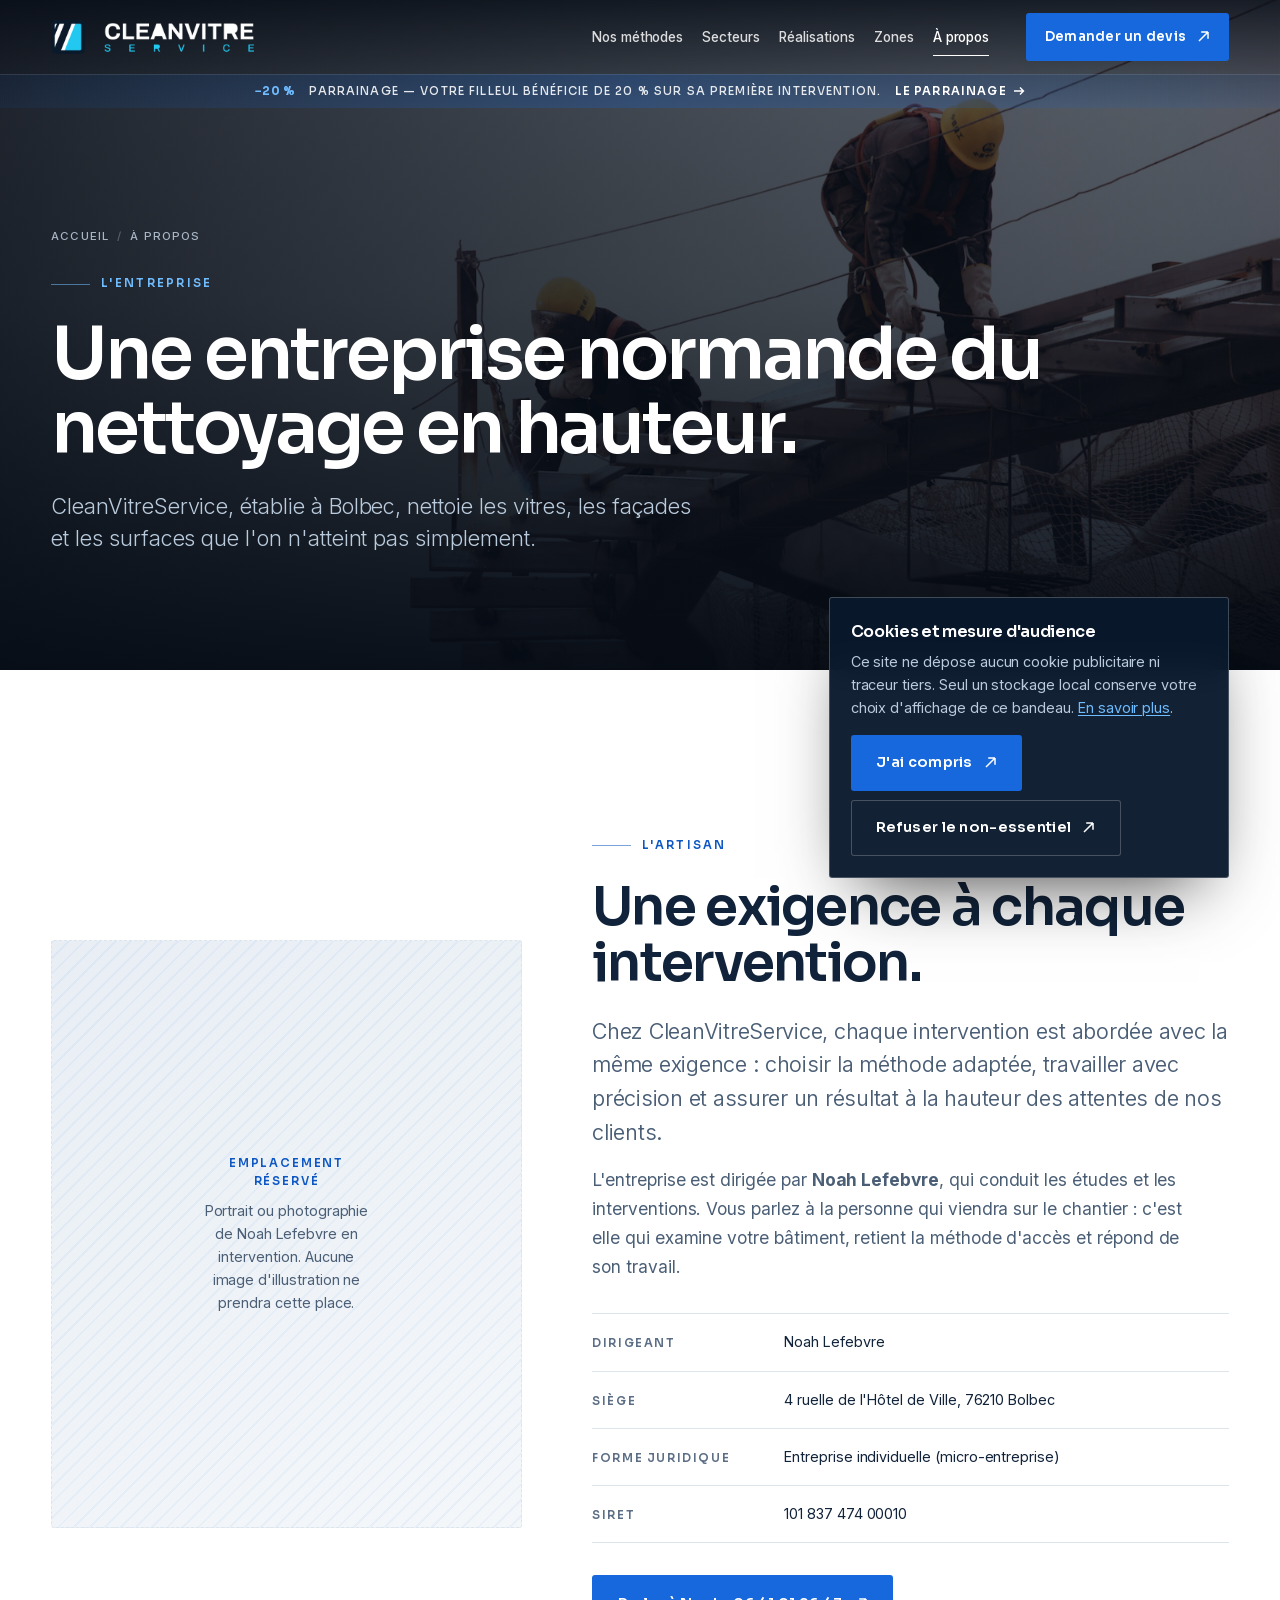
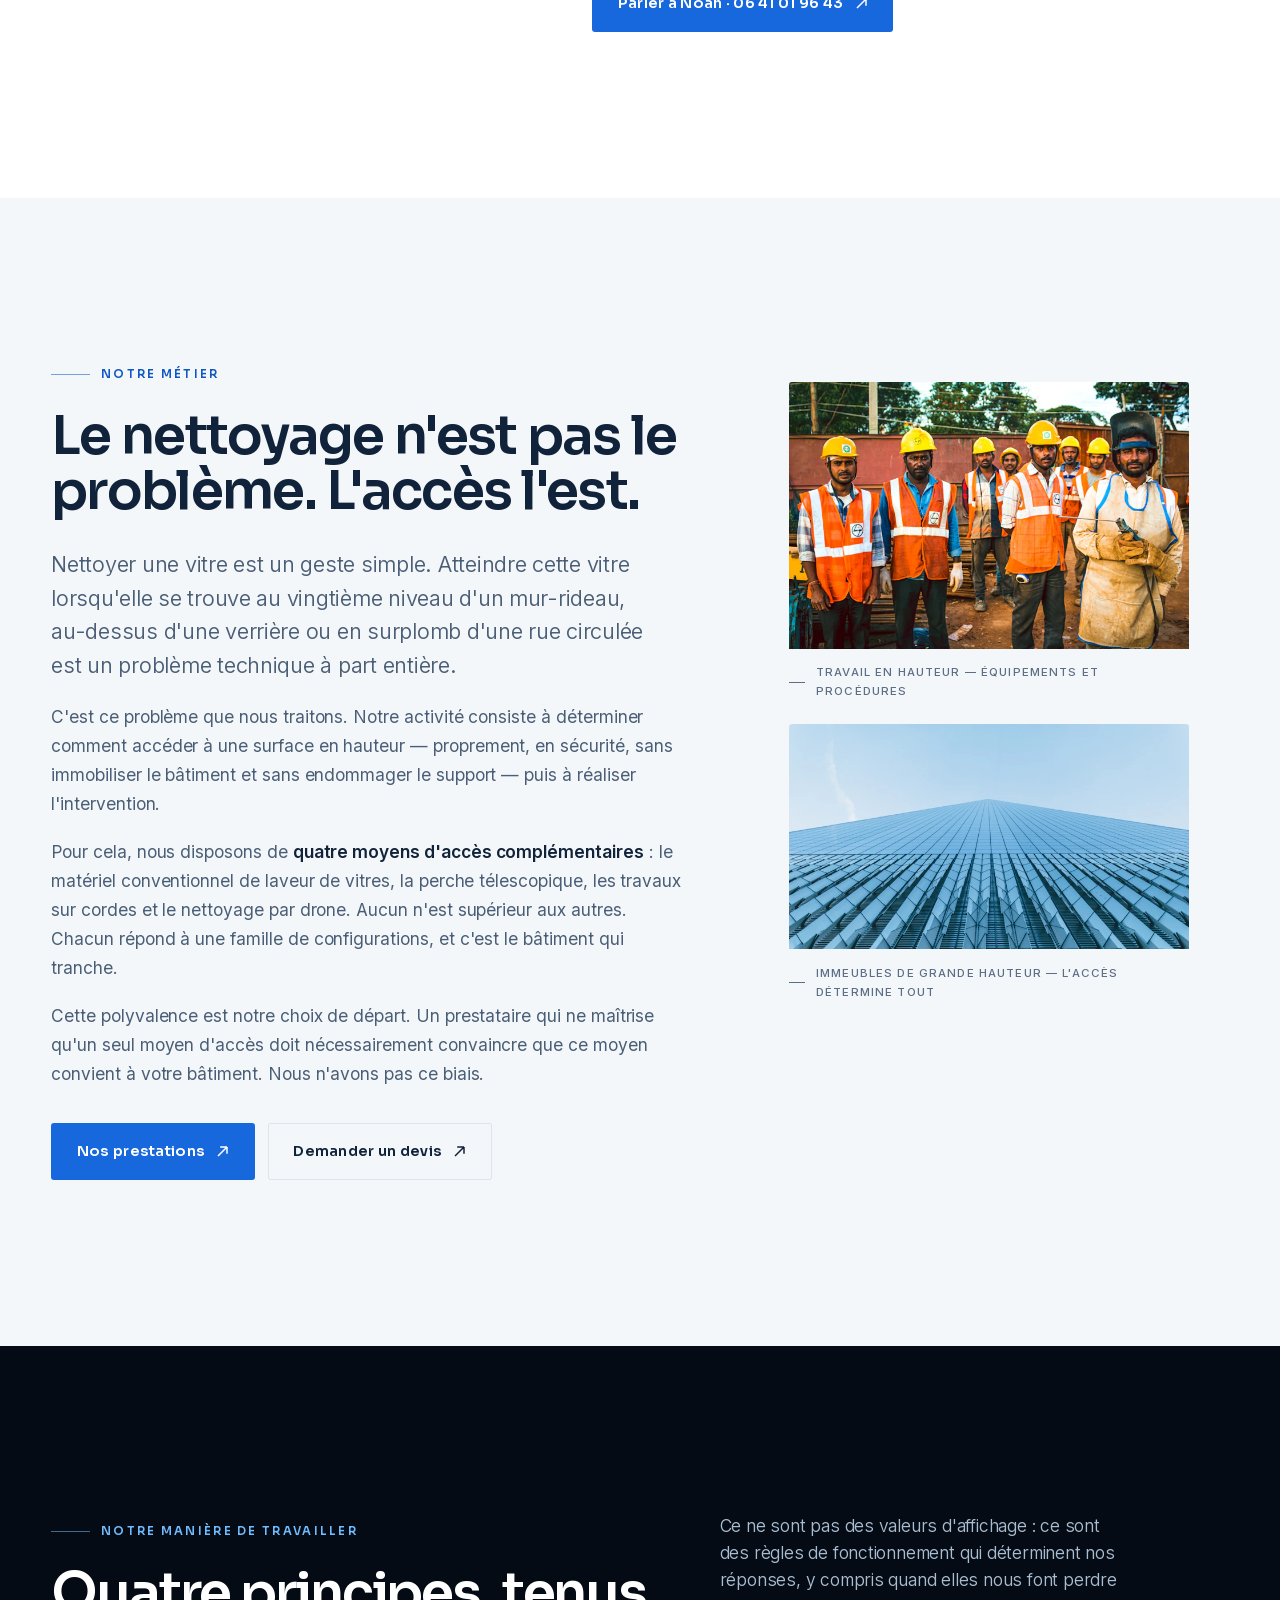
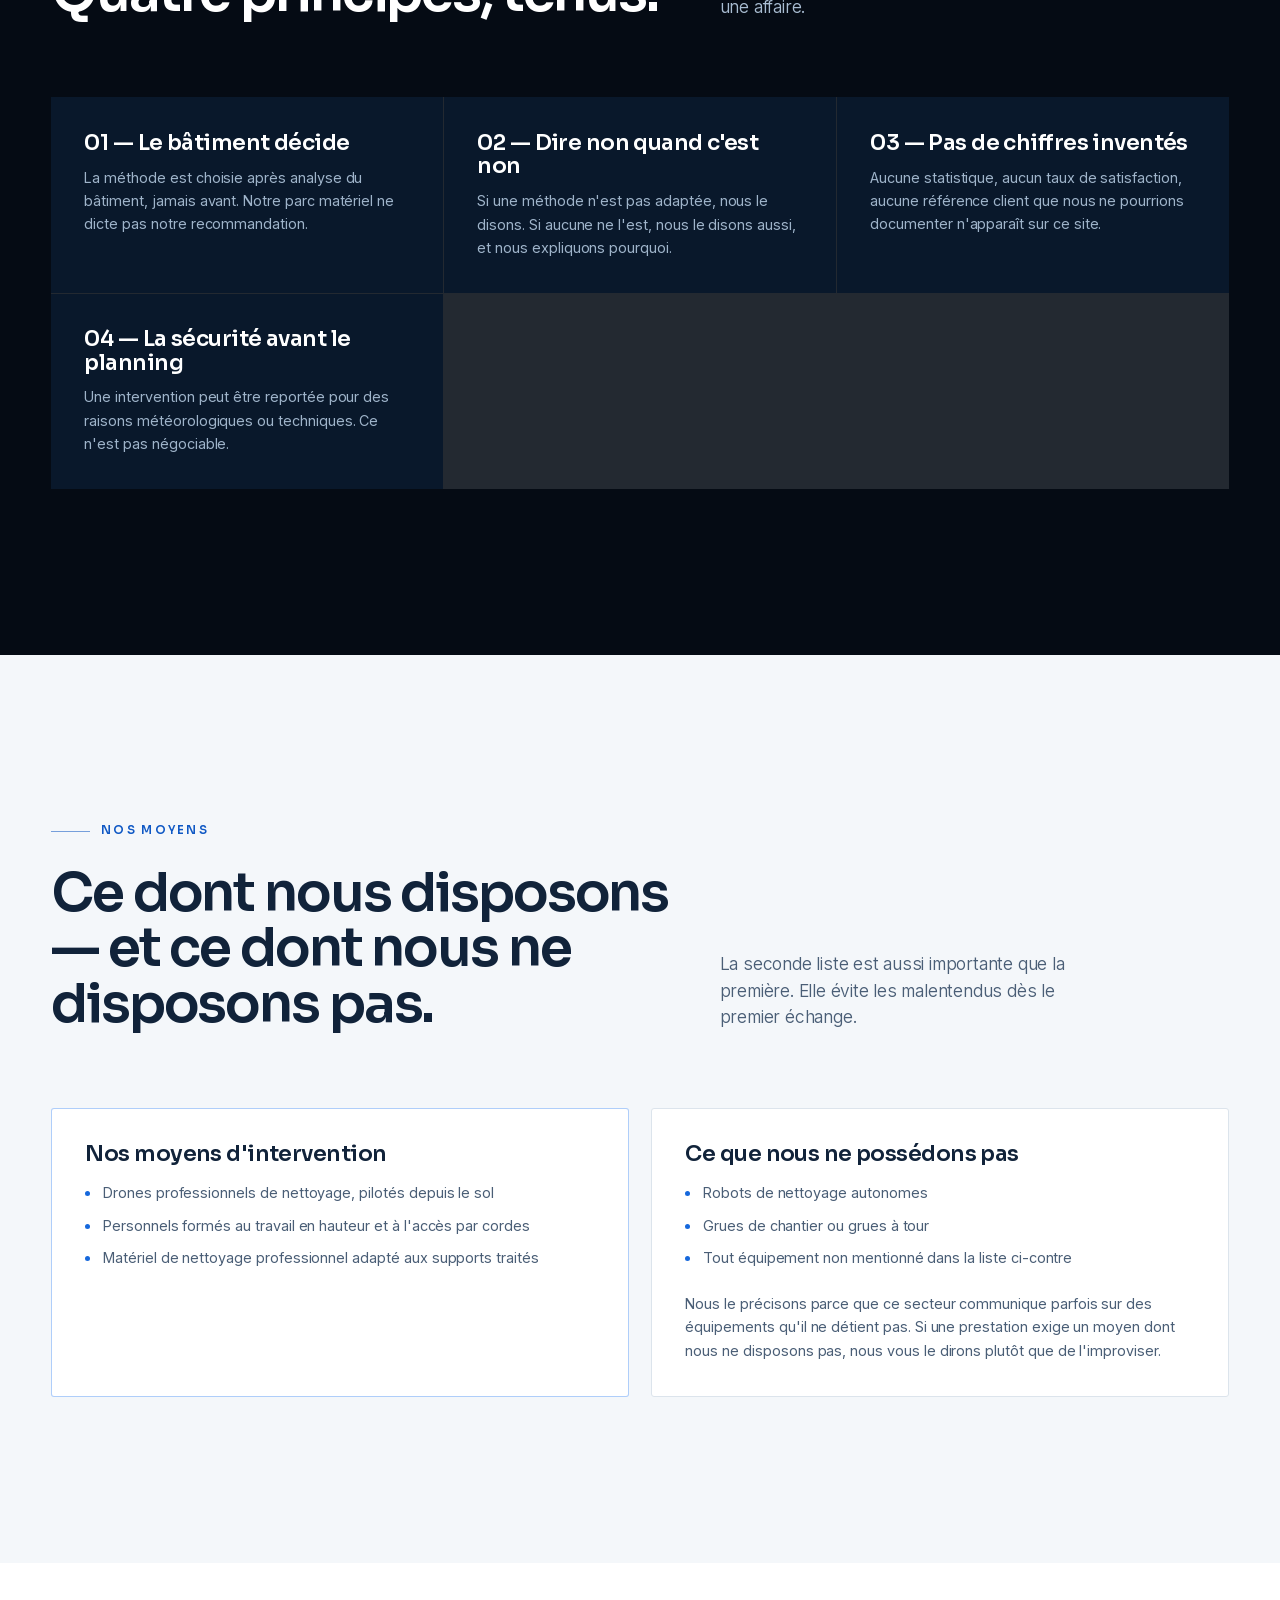
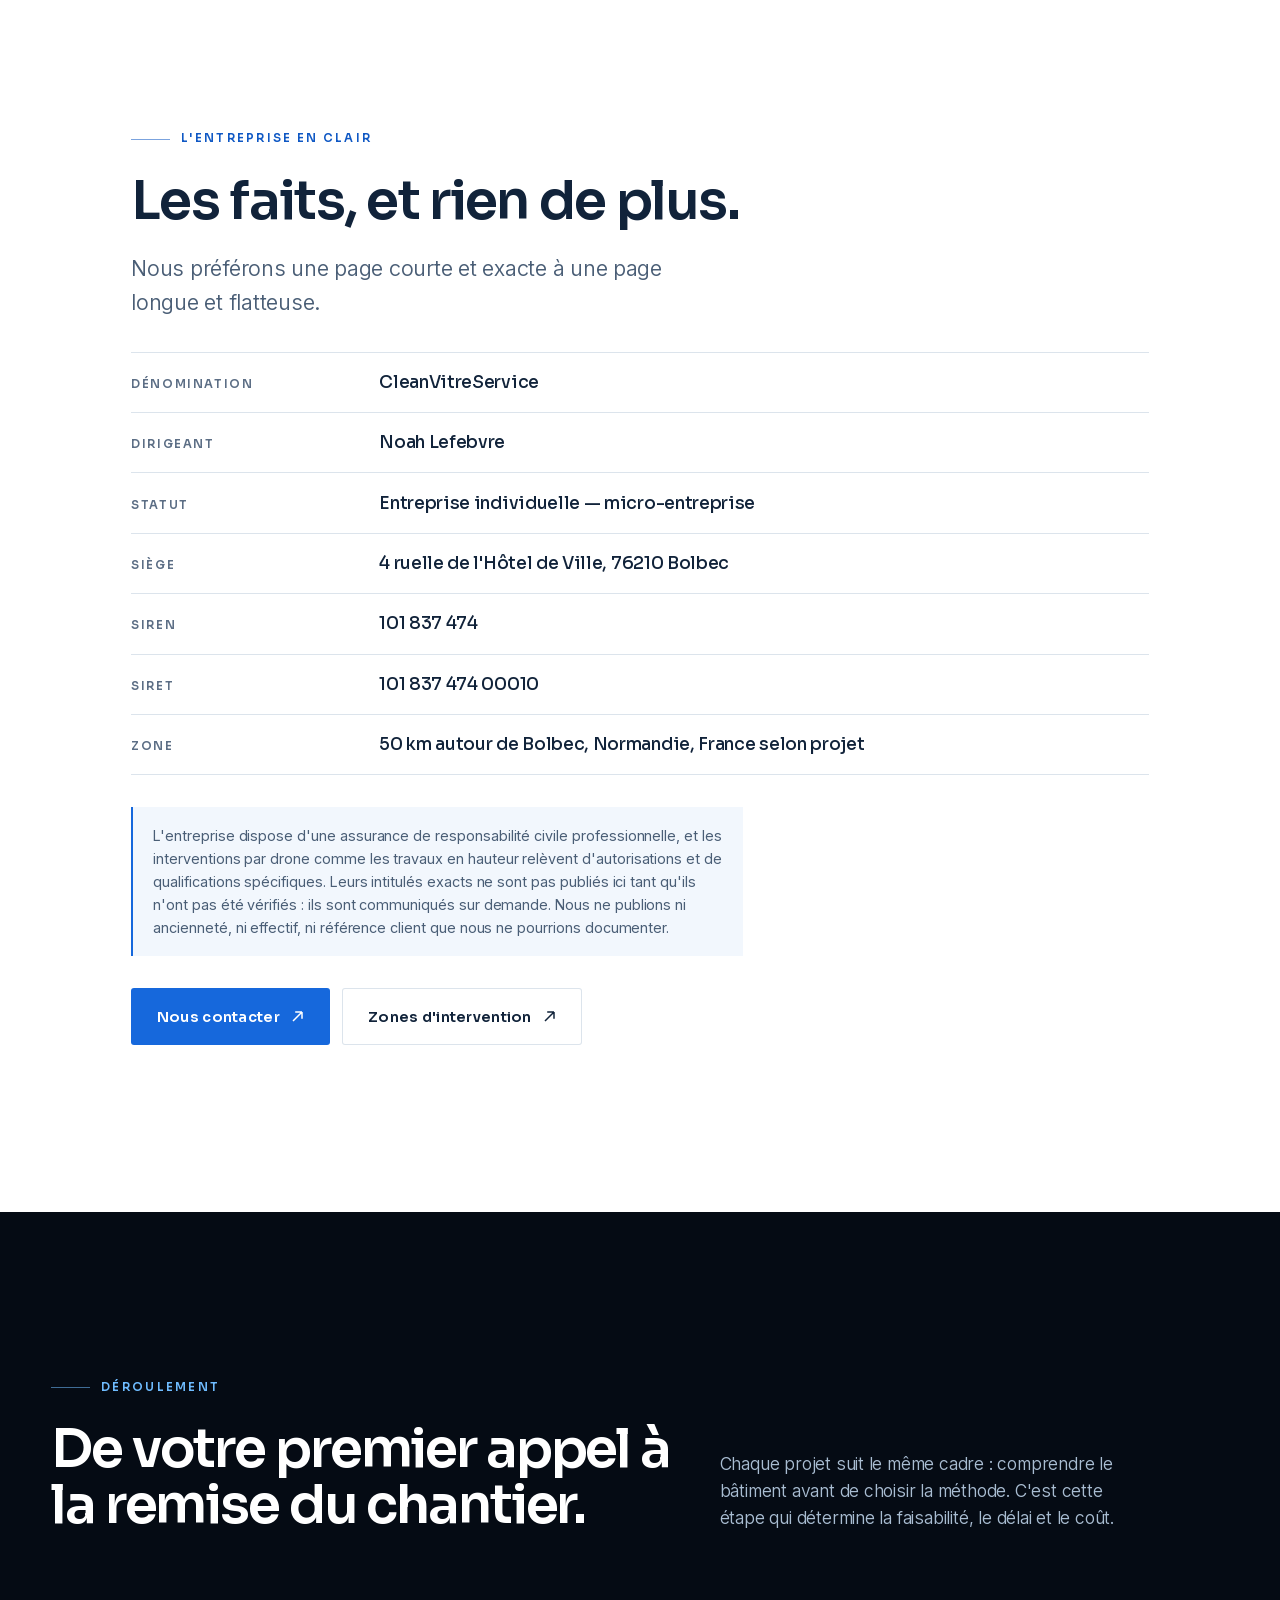
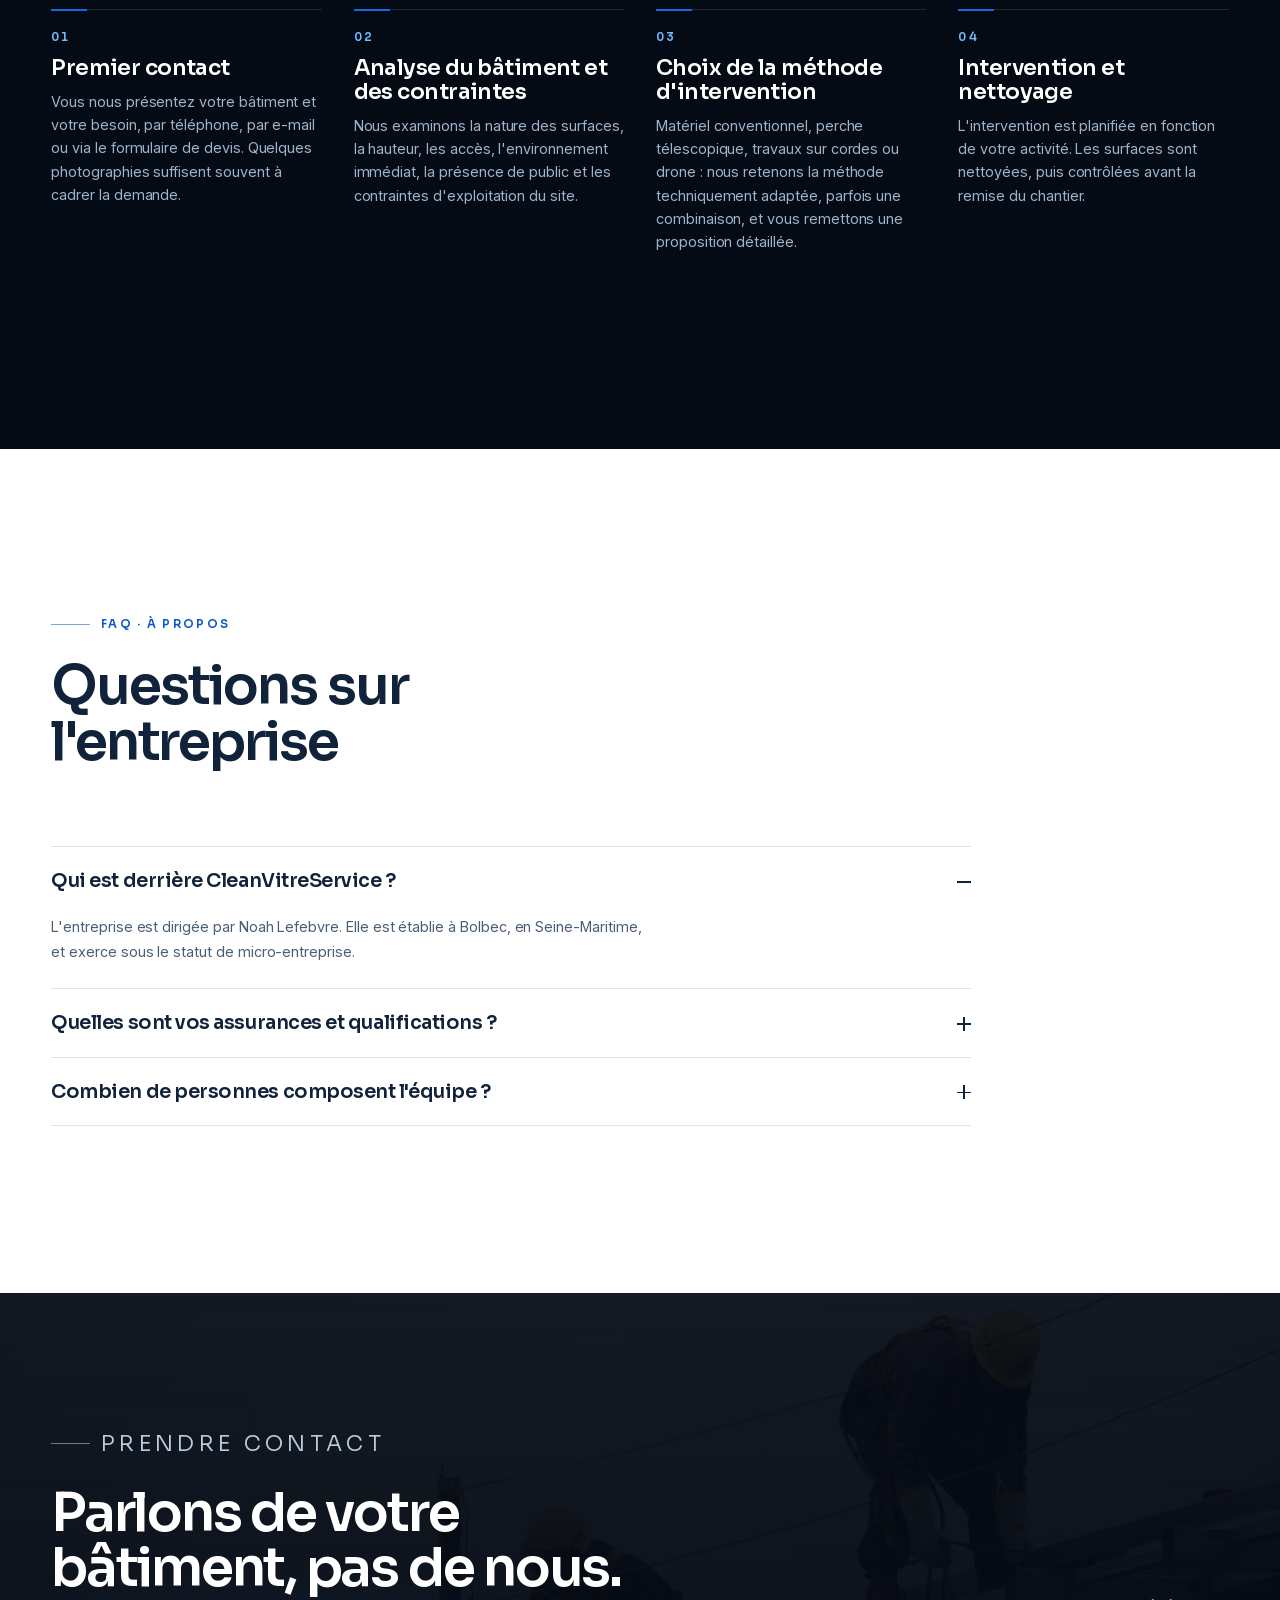
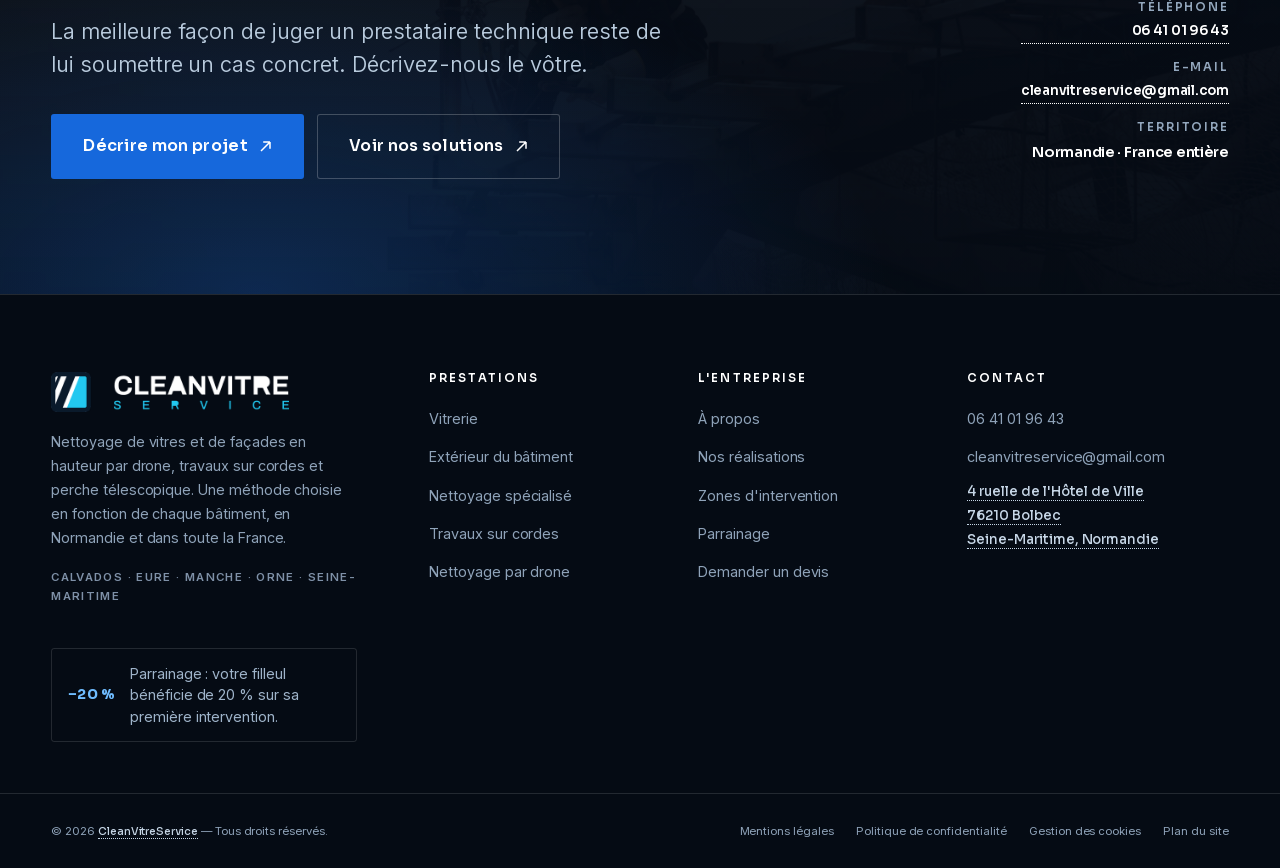
<file: docs/a-propos.html>
<!DOCTYPE html>
<html lang="fr">
<head>
<meta charset="utf-8">
<meta name="viewport" content="width=device-width,initial-scale=1">
<title>À propos de notre entreprise | CleanVitreService</title>
<meta name="description" content="Prestataire technique du nettoyage de vitres et de façades en hauteur : drone, travaux sur cordes et perche télescopique. Nos moyens, notre méthode et nos principes.">
<link rel="canonical" href="https://youssefde143-collab.github.io/nettoyage-hauteur-normandie/a-propos/">
<meta name="robots" content="noindex,nofollow">
<meta name="theme-color" content="#050B14">
<meta name="format-detection" content="telephone=no">
<meta property="og:type" content="article">
<meta property="og:site_name" content="CleanVitreService">
<meta property="og:locale" content="fr_FR">
<meta property="og:title" content="À propos de notre entreprise | CleanVitreService">
<meta property="og:description" content="Prestataire technique du nettoyage de vitres et de façades en hauteur : drone, travaux sur cordes et perche télescopique. Nos moyens, notre méthode et nos principes.">
<meta property="og:url" content="https://youssefde143-collab.github.io/nettoyage-hauteur-normandie/a-propos/">
<meta property="og:image" content="https://youssefde143-collab.github.io/nettoyage-hauteur-normandie/assets/img/apropos-1-band-1100.webp">
<meta property="og:image:width" content="1100">
<meta property="og:image:height" content="619">
<meta name="twitter:card" content="summary_large_image">
<meta name="twitter:title" content="À propos de notre entreprise | CleanVitreService">
<meta name="twitter:description" content="Prestataire technique du nettoyage de vitres et de façades en hauteur : drone, travaux sur cordes et perche télescopique. Nos moyens, notre méthode et nos principes.">
<meta name="twitter:image" content="https://youssefde143-collab.github.io/nettoyage-hauteur-normandie/assets/img/apropos-1-band-1100.webp">
<link rel="preconnect" href="index.html" crossorigin>
<link rel="preload" href="assets/fonts/sora-latin.woff2" as="font" type="font/woff2" crossorigin>
<link rel="preload" href="assets/fonts/inter-latin.woff2" as="font" type="font/woff2" crossorigin>
<script>document.documentElement.className+=" js"</script>

<link rel="stylesheet" href="assets/css/site.css?v=e2828141d2209712">
<link rel="icon" href="assets/img/logo-cvs-icone-192.png" type="image/png" sizes="192x192">
<link rel="apple-touch-icon" href="assets/img/logo-cvs-icone-512.png">
<script type="application/ld+json">{"@context":"https://schema.org","@graph":[{"@type":["Organization","LocalBusiness"],"@id":"https://youssefde143-collab.github.io/nettoyage-hauteur-normandie/#organisation","name":"CleanVitreService","url":"https://youssefde143-collab.github.io/nettoyage-hauteur-normandie/","description":"Nettoyage de vitres, de façades et de surfaces difficiles d'accès. Matériel conventionnel, perches télescopiques, travaux sur cordes et drone. Bolbec, Normandie.","founder":{"@type":"Person","name":"Noah Lefebvre"},"address":{"@type":"PostalAddress","streetAddress":"4 ruelle de l'Hôtel de Ville","postalCode":"76210","addressLocality":"Bolbec","addressRegion":"Normandie","addressCountry":"FR"},"telephone":"+33641019643","email":"cleanvitreservice@gmail.com","identifier":[{"@type":"PropertyValue","name":"SIREN","value":"101837474"},{"@type":"PropertyValue","name":"SIRET","value":"10183747400010"}],"areaServed":[{"@type":"AdministrativeArea","name":"Normandie"},{"@type":"City","name":"Bolbec"},{"@type":"Country","name":"France"}],"knowsAbout":["Nettoyage de vitres","Nettoyage de façades","Nettoyage de vérandas et verrières","Nettoyage de panneaux solaires","Travaux sur cordes","Perche télescopique","Nettoyage par drone"]},{"@type":"WebSite","@id":"https://youssefde143-collab.github.io/nettoyage-hauteur-normandie/#site","url":"https://youssefde143-collab.github.io/nettoyage-hauteur-normandie/","name":"CleanVitreService","inLanguage":"fr-FR","publisher":{"@id":"https://youssefde143-collab.github.io/nettoyage-hauteur-normandie/#organisation"}},{"@type":"BreadcrumbList","itemListElement":[{"@type":"ListItem","position":1,"name":"Accueil","item":"https://youssefde143-collab.github.io/nettoyage-hauteur-normandie/"},{"@type":"ListItem","position":2,"name":"À propos de notre entreprise | CleanVitreService","item":"https://youssefde143-collab.github.io/nettoyage-hauteur-normandie/a-propos/"}]},{"@type":"FAQPage","mainEntity":[{"@type":"Question","name":"Qui est derrière CleanVitreService ?","acceptedAnswer":{"@type":"Answer","text":"L'entreprise est dirigée par Noah Lefebvre. Elle est établie à Bolbec, en Seine-Maritime, et exerce sous le statut de micro-entreprise."}},{"@type":"Question","name":"Quelles sont vos assurances et qualifications ?","acceptedAnswer":{"@type":"Answer","text":"L'entreprise dispose d'une assurance de responsabilité civile professionnelle, et les interventions par drone comme les travaux en hauteur relèvent d'autorisations et de qualifications spécifiques. Leurs intitulés exacts et leurs références ne sont pas publiés ici tant qu'ils n'ont pas été formellement vérifiés. Ils sont communiqués sur demande, notamment dans le cadre d'une consultation."}},{"@type":"Question","name":"Combien de personnes composent l'équipe ?","acceptedAnswer":{"@type":"Answer","text":"Cette information n'est pas publiée. Le dimensionnement de l'équipe mobilisée pour votre intervention figure dans le devis."}}]}]}</script>
</head>
<body class="a-promo">
<a class="skip" href="#principal">Aller au contenu principal</a>


<header class="nav nav--promo" id="entete" data-dark="true">
  <div class="nav__in">
    
  <a class="wm wm--auto" href="index.html">
    <img class="wm__i wm__i--sombre" src="assets/img/logo-cvs-clair-560.png" srcset="assets/img/logo-cvs-clair-560.png 560w, assets/img/logo-cvs-clair-1100.png 1100w"
          sizes="(max-width:420px) 156px, 203px" width="1100" height="184"
          alt="" decoding="async"><img class="wm__i wm__i--clair" src="assets/img/logo-cvs-560.png" srcset="assets/img/logo-cvs-560.png 560w, assets/img/logo-cvs-1100.png 1100w"
          sizes="(max-width:420px) 156px, 203px" width="1100" height="184"
          alt="" decoding="async">
    <span class="sr">CleanVitreService — accueil</span>
  </a>
    <nav class="nav__links" aria-label="Navigation principale"><a href="services.html">Nos méthodes</a><a href="secteurs-dactivite.html">Secteurs</a><a href="realisations.html">Réalisations</a><a href="zones-intervention.html">Zones</a><a href="a-propos.html" aria-current="page">À propos</a></nav>
    <div class="nav__cta"><a class="btn  " href="contact.html">Demander un devis<svg class="btn__ar" width="13" height="13" viewBox="0 0 13 13" fill="none" aria-hidden="true"><path d="M2 11 11 2M11 2H4.2M11 2v6.8" stroke="currentColor" stroke-width="1.5"/></svg></a></div>
    <button class="nav__burger" type="button" aria-expanded="false" aria-controls="menu-mobile" aria-label="Ouvrir le menu">
      <span></span><span></span><span></span>
    </button>
  </div>
  
<a class="promo" href="parrainage.html">
  <span class="promo__tag">&minus;20&nbsp;%</span>
  <span class="promo__t">Parrainage &mdash; votre filleul bénéficie de 20&nbsp;% sur sa première intervention.</span>
  <span class="promo__s">Parrainage &middot; 20&nbsp;% pour votre filleul</span>
  <span class="promo__a">Le parrainage<svg width="12" height="12" viewBox="0 0 12 12" fill="none" aria-hidden="true"><path d="M1 6h9.5M7 2.5 10.5 6 7 9.5" stroke="currentColor" stroke-width="1.4"/></svg></span>
</a>
</header>

<div class="mob" id="menu-mobile" hidden>
  <nav class="mob__links" aria-label="Navigation mobile"><a href="index.html" class="" style="--i:0">Accueil</a><a href="services.html" class="" style="--i:1">Nos méthodes</a><a href="nettoyage-par-drone.html" class="mob__sub" style="--i:2">Nettoyage par drone</a><a href="travaux-sur-cordes.html" class="mob__sub" style="--i:3">Travaux sur cordes</a><a href="secteurs-dactivite.html" class="" style="--i:4">Secteurs d'activité</a><a href="realisations.html" class="" style="--i:5">Réalisations</a><a href="zones-intervention.html" class="" style="--i:6">Zones d'intervention</a><a href="a-propos.html" class="" style="--i:7" aria-current="page">À propos</a><a href="parrainage.html" class="" style="--i:8">Parrainage</a><a href="contact.html" class="" style="--i:9">Contact</a></nav>
  <div class="mob__foot">
    <a class="btn  " href="contact.html">Demander un devis<svg class="btn__ar" width="13" height="13" viewBox="0 0 13 13" fill="none" aria-hidden="true"><path d="M2 11 11 2M11 2H4.2M11 2v6.8" stroke="currentColor" stroke-width="1.5"/></svg></a>
    <div class="mob__meta">
      <span class="ph">06 41 01 96 43</span>
      <span class="ph">cleanvitreservice@gmail.com</span>
    </div>
  </div>
</div>

<main id="principal">

<section class="phero">
  <div class="phero__media"><img src="assets/img/apropos-1-band-1600.webp" srcset="assets/img/apropos-1-band-760.webp 760w, assets/img/apropos-1-band-1100.webp 1100w, assets/img/apropos-1-band-1600.webp 1600w" sizes="100vw"
    width="1600" height="900" alt="Intervenant en casque de protection au sommet d'un bâtiment" class=""
    loading="eager" fetchpriority="high" decoding="sync"></div>
  <div class="phero__in">
    <nav class="crumbs" aria-label="Fil d'Ariane"><a href="index.html">Accueil</a><span>/</span>À propos</nav>
    <p class="eyebrow">L'entreprise</p>
    <h1>Une entreprise normande du nettoyage en hauteur.</h1>
    <p class="phero__sub">CleanVitreService, établie à Bolbec, nettoie les vitres, les façades et les surfaces que l'on n'atteint pas simplement.</p>
  </div>
</section>

<!-- Le dirigeant ----------------------------------------------------------- -->
<section class="sec" aria-labelledby="noah-t">
  <div class="wrap">
    <div class="port rv">
      <figure class="port__im">
        <span class="port__ph"><b>Emplacement réservé</b>Portrait ou photographie de Noah Lefebvre en intervention. Aucune image d'illustration ne prendra cette place.</span>
      </figure>
      <div class="port__b">
        <p class="eyebrow">L'artisan</p>
        <h2 id="noah-t">Une exigence à chaque intervention.</h2>
        <p class="lead">Chez CleanVitreService, chaque intervention est abordée avec la même exigence : choisir la méthode adaptée, travailler avec précision et assurer un résultat à la hauteur des attentes de nos clients.</p>
        <p class="port__p">L'entreprise est dirigée par <strong>Noah&nbsp;Lefebvre</strong>, qui conduit les études et les interventions. Vous parlez à la personne qui viendra sur le chantier : c'est elle qui examine votre bâtiment, retient la méthode d'accès et répond de son travail.</p>
        <dl class="port__d">
          <div><dt>Dirigeant</dt><dd>Noah Lefebvre</dd></div>
          <div><dt>Siège</dt><dd>4 ruelle de l'Hôtel de Ville, 76210 Bolbec</dd></div>
          <div><dt>Forme juridique</dt><dd>Entreprise individuelle (micro-entreprise)</dd></div>
          <div><dt>SIRET</dt><dd>101 837 474 00010</dd></div>
        </dl>
        <div class="btn-row" style="margin-top:var(--s-6)">
          <a class="btn" href="tel:+33641019643">Parler à Noah · 06 41 01 96 43<svg class="btn__ar" width="13" height="13" viewBox="0 0 13 13" fill="none" aria-hidden="true"><path d="M2 11 11 2M11 2H4.2M11 2v6.8" stroke="currentColor" stroke-width="1.5"/></svg></a>
        </div>
      </div>
    </div>
  </div>
</section>

<section class="sec sec--paper" aria-labelledby="a1">
  <div class="wrap">
    <div class="edit edit--7-5">
      <div class="rv">
        <p class="eyebrow">Notre métier</p>
        <h2 id="a1" style="max-width:21ch">Le nettoyage n'est pas le problème. L'accès l'est.</h2>
        <div class="prose" style="margin-top:1.8rem;max-width:58ch">
          <p class="lead">Nettoyer une vitre est un geste simple. Atteindre cette vitre lorsqu'elle se trouve au vingtième niveau d'un mur-rideau, au-dessus d'une verrière ou en surplomb d'une rue circulée est un problème technique à part entière.</p>
          <p>C'est ce problème que nous traitons. Notre activité consiste à déterminer comment accéder à une surface en hauteur — proprement, en sécurité, sans immobiliser le bâtiment et sans endommager le support — puis à réaliser l'intervention.</p>
          <p>Pour cela, nous disposons de <strong>quatre moyens d'accès complémentaires</strong> : le matériel conventionnel de laveur de vitres, la perche télescopique, les travaux sur cordes et le nettoyage par drone. Aucun n'est supérieur aux autres. Chacun répond à une famille de configurations, et c'est le bâtiment qui tranche.</p>
          <p>Cette polyvalence est notre choix de départ. Un prestataire qui ne maîtrise qu'un seul moyen d'accès doit nécessairement convaincre que ce moyen convient à votre bâtiment. Nous n'avons pas ce biais.</p>
        </div>
        <div class="btn-row" style="margin-top:2.2rem"><a class="btn  " href="services.html">Nos prestations<svg class="btn__ar" width="13" height="13" viewBox="0 0 13 13" fill="none" aria-hidden="true"><path d="M2 11 11 2M11 2H4.2M11 2v6.8" stroke="currentColor" stroke-width="1.5"/></svg></a><a class="btn btn--ghost " href="contact.html">Demander un devis<svg class="btn__ar" width="13" height="13" viewBox="0 0 13 13" fill="none" aria-hidden="true"><path d="M2 11 11 2M11 2H4.2M11 2v6.8" stroke="currentColor" stroke-width="1.5"/></svg></a></div>
      </div>
      <div class="rv" style="--i:1">
        <figure class="edit__fig reveal-img"><img src="assets/img/equipe-casques-1200.webp" srcset="assets/img/equipe-casques-700.webp 700w, assets/img/equipe-casques-1200.webp 1200w" sizes="(max-width:899px) 100vw, 40vw"
    width="1200" height="800" alt="Équipements de protection individuelle portés sur un chantier" class=""
    loading="lazy" decoding="async"><figcaption>Travail en hauteur — équipements et procédures</figcaption></figure>
        <figure class="edit__fig reveal-img" style="margin-top:1.4rem"><img src="assets/img/facade-bas-1200.webp" srcset="assets/img/facade-bas-700.webp 700w, assets/img/facade-bas-1200.webp 1200w" sizes="(max-width:899px) 100vw, 40vw"
    width="1200" height="675" alt="Contre-plongée sur un immeuble de grande hauteur" class=""
    loading="lazy" decoding="async"><figcaption>Immeubles de grande hauteur — l'accès détermine tout</figcaption></figure>
      </div>
    </div>
  </div>
</section>

<section class="sec sec--dark" aria-labelledby="a2">
  <div class="wrap">
    <div class="shead rv">
      <div><p class="eyebrow">Notre manière de travailler</p><h2 id="a2">Quatre principes, tenus.</h2></div>
      <div class="shead__aside"><p class="lead" style="font-size:var(--t-body)">Ce ne sont pas des valeurs d'affichage : ce sont des règles de fonctionnement qui déterminent nos réponses, y compris quand elles nous font perdre une affaire.</p></div>
    </div>
    <ul class="vals" data-stagger>
      <li class="rv"><h3>01 — Le bâtiment décide</h3><p>La méthode est choisie après analyse du bâtiment, jamais avant. Notre parc matériel ne dicte pas notre recommandation.</p></li>
      <li class="rv"><h3>02 — Dire non quand c'est non</h3><p>Si une méthode n'est pas adaptée, nous le disons. Si aucune ne l'est, nous le disons aussi, et nous expliquons pourquoi.</p></li>
      <li class="rv"><h3>03 — Pas de chiffres inventés</h3><p>Aucune statistique, aucun taux de satisfaction, aucune référence client que nous ne pourrions documenter n'apparaît sur ce site.</p></li>
      <li class="rv"><h3>04 — La sécurité avant le planning</h3><p>Une intervention peut être reportée pour des raisons météorologiques ou techniques. Ce n'est pas négociable.</p></li>
    </ul>
  </div>
</section>

<section class="sec sec--paper" aria-labelledby="a3">
  <div class="wrap">
    <div class="shead rv">
      <div><p class="eyebrow">Nos moyens</p><h2 id="a3">Ce dont nous disposons — et ce dont nous ne disposons pas.</h2></div>
      <div class="shead__aside"><p class="lead" style="font-size:var(--t-body)">La seconde liste est aussi importante que la première. Elle évite les malentendus dès le premier échange.</p></div>
    </div>
    <div class="cards cards--2">
      <div class="card rv" style="border-color:rgba(26,116,240,.35)">
        <h3>Nos moyens d'intervention</h3>
        <ul>
          <li>Drones professionnels de nettoyage, pilotés depuis le sol</li>
          <li>Personnels formés au travail en hauteur et à l'accès par cordes</li>
                    <li>Matériel de nettoyage professionnel adapté aux supports traités</li>
        </ul>
      </div>
      <div class="card rv" style="--i:1">
        <h3>Ce que nous ne possédons pas</h3>
        <ul>
          <li>Robots de nettoyage autonomes</li>
          <li>Grues de chantier ou grues à tour</li>
          <li>Tout équipement non mentionné dans la liste ci-contre</li>
        </ul>
        <p style="margin-top:.6rem">Nous le précisons parce que ce secteur communique parfois sur des équipements qu'il ne détient pas. Si une prestation exige un moyen dont nous ne disposons pas, nous vous le dirons plutôt que de l'improviser.</p>
      </div>
    </div>
  </div>
</section>

<section class="sec" aria-labelledby="a4">
  <div class="wrap wrap--tight">
    <div class="rv">
      <p class="eyebrow">L'entreprise en clair</p>
      <h2 id="a4" style="max-width:22ch">Les faits, et rien de plus.</h2>
      <div class="prose" style="margin-top:var(--s-5)">
        <p class="lead">Nous préférons une page courte et exacte à une page longue et flatteuse.</p>
      </div>
      <dl class="facts">
        <div><dt>Dénomination</dt><dd>CleanVitreService</dd></div>
        <div><dt>Dirigeant</dt><dd>Noah Lefebvre</dd></div>
        <div><dt>Statut</dt><dd>Entreprise individuelle — micro-entreprise</dd></div>
        <div><dt>Siège</dt><dd>4 ruelle de l'Hôtel de Ville, 76210 Bolbec</dd></div>
        <div><dt>SIREN</dt><dd>101 837 474</dd></div>
        <div><dt>SIRET</dt><dd>101 837 474 00010</dd></div>
        <div><dt>Zone</dt><dd>50 km autour de Bolbec, Normandie, France selon projet</dd></div>
      </dl>
      <div class="note" style="max-width:68ch">
        L'entreprise dispose d'une assurance de responsabilité civile professionnelle, et les interventions
        par drone comme les travaux en hauteur relèvent d'autorisations et de qualifications spécifiques.
        Leurs intitulés exacts ne sont pas publiés ici tant qu'ils n'ont pas été vérifiés : ils sont
        communiqués sur demande. Nous ne publions ni ancienneté, ni effectif, ni référence client que nous
        ne pourrions documenter.
      </div>
      <div class="btn-row" style="margin-top:var(--s-6)"><a class="btn  " href="contact.html">Nous contacter<svg class="btn__ar" width="13" height="13" viewBox="0 0 13 13" fill="none" aria-hidden="true"><path d="M2 11 11 2M11 2H4.2M11 2v6.8" stroke="currentColor" stroke-width="1.5"/></svg></a><a class="btn btn--ghost " href="zones-intervention.html">Zones d'intervention<svg class="btn__ar" width="13" height="13" viewBox="0 0 13 13" fill="none" aria-hidden="true"><path d="M2 11 11 2M11 2H4.2M11 2v6.8" stroke="currentColor" stroke-width="1.5"/></svg></a></div>
    </div>
  </div>
</section>


<section class="sec sec--dark" aria-labelledby="proc-t">
  <div class="wrap">
    <div class="shead rv">
      <div>
        <p class="eyebrow">Déroulement</p>
        <h2 id="proc-t">De votre premier appel à la remise du chantier.</h2>
      </div>
      <div class="shead__aside">
        <p class="lead" style="font-size:var(--t-body)">Chaque projet suit le même cadre : comprendre le bâtiment avant de choisir la méthode. C'est cette étape qui détermine la faisabilité, le délai et le coût.</p>
      </div>
    </div>
    <ol class="proc" data-stagger>
      <li><h3>Premier contact</h3><p>Vous nous présentez votre bâtiment et votre besoin, par téléphone, par e-mail ou via le formulaire de devis. Quelques photographies suffisent souvent à cadrer la demande.</p></li><li><h3>Analyse du bâtiment et des contraintes</h3><p>Nous examinons la nature des surfaces, la hauteur, les accès, l'environnement immédiat, la présence de public et les contraintes d'exploitation du site.</p></li><li><h3>Choix de la méthode d'intervention</h3><p>Matériel conventionnel, perche télescopique, travaux sur cordes ou drone : nous retenons la méthode techniquement adaptée, parfois une combinaison, et vous remettons une proposition détaillée.</p></li><li><h3>Intervention et nettoyage</h3><p>L'intervention est planifiée en fonction de votre activité. Les surfaces sont nettoyées, puis contrôlées avant la remise du chantier.</p></li>
    </ol>
  </div>
</section>

<section class="sec" aria-labelledby="faq-t">
  <div class="wrap">
    <div class="shead rv">
      <div>
        <p class="eyebrow">FAQ · À propos</p>
        <h2 id="faq-t">Questions sur l'entreprise</h2>
      </div>
      
    </div>
    <div class="faq rv">
      
      <details open>
        <summary>Qui est derrière CleanVitreService ?<i aria-hidden="true"></i></summary>
        <div class="faq__a"><p>L'entreprise est dirigée par Noah Lefebvre. Elle est établie à Bolbec, en Seine-Maritime, et exerce sous le statut de micro-entreprise.</p></div>
      </details>
      <details>
        <summary>Quelles sont vos assurances et qualifications ?<i aria-hidden="true"></i></summary>
        <div class="faq__a"><p>L'entreprise dispose d'une assurance de responsabilité civile professionnelle, et les interventions par drone comme les travaux en hauteur relèvent d'autorisations et de qualifications spécifiques.</p><p>Leurs intitulés exacts et leurs références ne sont pas publiés ici tant qu'ils n'ont pas été formellement vérifiés. Ils sont communiqués sur demande, notamment dans le cadre d'une consultation.</p></div>
      </details>
      <details>
        <summary>Combien de personnes composent l'équipe ?<i aria-hidden="true"></i></summary>
        <div class="faq__a"><p>Cette information n'est pas publiée. Le dimensionnement de l'équipe mobilisée pour votre intervention figure dans le devis.</p></div>
      </details>
    </div>
  </div>
</section>

<section class="fcta" aria-labelledby="fcta-t">
  <div class="fcta__bg"><img src="assets/img/apropos-1-band-1600.webp" srcset="assets/img/apropos-1-band-760.webp 760w, assets/img/apropos-1-band-1100.webp 1100w, assets/img/apropos-1-band-1600.webp 1600w" sizes="100vw"
    width="1600" height="900" alt="" class="plx"
    loading="lazy" decoding="async"></div>
  <div class="fcta__in">
    <div class="rv">
      <p class="eyebrow">Prendre contact</p>
      <h2 id="fcta-t">Parlons de votre bâtiment, pas de nous.</h2>
      <p>La meilleure façon de juger un prestataire technique reste de lui soumettre un cas concret. Décrivez-nous le vôtre.</p>
      <div class="btn-row" style="margin-top:2rem">
        <a class="btn  btn--lg" href="contact.html">Décrire mon projet<svg class="btn__ar" width="13" height="13" viewBox="0 0 13 13" fill="none" aria-hidden="true"><path d="M2 11 11 2M11 2H4.2M11 2v6.8" stroke="currentColor" stroke-width="1.5"/></svg></a>
        <a class="btn btn--on-dark btn--lg" href="services.html">Voir nos solutions<svg class="btn__ar" width="13" height="13" viewBox="0 0 13 13" fill="none" aria-hidden="true"><path d="M2 11 11 2M11 2H4.2M11 2v6.8" stroke="currentColor" stroke-width="1.5"/></svg></a>
      </div>
    </div>
    <div class="fcta__side rv" style="--i:1">
      <dl>
        <div><dt>Téléphone</dt><dd class="ph">06 41 01 96 43</dd></div>
        <div><dt>E-mail</dt><dd class="ph">cleanvitreservice@gmail.com</dd></div>
        <div><dt>Territoire</dt><dd>Normandie · France entière</dd></div>
      </dl>
    </div>
  </div>
</section>

</main>

<footer class="foot">
  <div class="foot__top">
    <div class="foot__brand">
      <div class="foot__logo">
  <div class="wm wm--sombre" >
    <img class="wm__i wm__i--sombre" src="assets/img/logo-cvs-clair-560.png" srcset="assets/img/logo-cvs-clair-560.png 560w, assets/img/logo-cvs-clair-1100.png 1100w"
          sizes="(max-width:420px) 156px, 203px" width="1100" height="184"
          alt="" decoding="async" loading="lazy">
    <span class="sr">CleanVitreService</span>
  </div></div>
      <p>Nettoyage de vitres et de façades en hauteur par drone, travaux sur cordes et perche télescopique. Une méthode choisie en fonction de chaque bâtiment, en Normandie et dans toute la France.</p>
      <p class="foot__zones">Calvados · Eure · Manche · Orne · Seine-Maritime</p>
      <a class="foot__par" href="parrainage.html">
        <b>&minus;20&nbsp;%</b>
        <span>Parrainage : votre filleul bénéficie de 20&nbsp;% sur sa première intervention.</span>
      </a>
    </div>
    
  <div>
    <h3>Prestations</h3>
    <ul>
      <li><a href="services.html#vitrerie">Vitrerie</a></li><li><a href="services.html#exterieur">Extérieur du bâtiment</a></li><li><a href="services.html#specialise">Nettoyage spécialisé</a></li>
      <li><a href="travaux-sur-cordes.html">Travaux sur cordes</a></li><li><a href="nettoyage-par-drone.html">Nettoyage par drone</a></li>
    </ul>
  </div>
  <div>
    <h3>L'entreprise</h3>
    <ul>
      <li><a href="a-propos.html">À propos</a></li>
      <li><a href="realisations.html">Nos réalisations</a></li>
      <li><a href="zones-intervention.html">Zones d'intervention</a></li>
      <li><a href="parrainage.html">Parrainage</a></li>
      <li><a href="contact.html">Demander un devis</a></li>
    </ul>
  </div>
  <div>
    <h3>Contact</h3>
    <ul>
      <li><a href="tel:+33641019643">06 41 01 96 43</a></li>
      <li><a href="mailto:cleanvitreservice@gmail.com">cleanvitreservice@gmail.com</a></li>
      <li><span class="ph">4 ruelle de l'Hôtel de Ville<br>76210 Bolbec<br>Seine-Maritime, Normandie</span></li>
      
    </ul>
  </div>
  </div>
  <div class="foot__legal">
    <div>
      <span>© 2026 <span class="ph">CleanVitreService</span> — Tous droits réservés.</span>
      <nav aria-label="Liens légaux">
        <a href="mentions-legales.html">Mentions légales</a>
        <a href="politique-de-confidentialite.html">Politique de confidentialité</a>
        <a href="gestion-des-cookies.html">Gestion des cookies</a>
        <a href="plan-du-site.html">Plan du site</a>
      </nav>
    </div>
  </div>
</footer>

<div class="mbar" id="barre-mobile">
  <a class="btn btn--on-dark" href="tel:+33641019643">Appeler</a>
  <a class="btn" href="contact.html">Demander un devis</a>
</div>

<aside class="cookies" id="cookies" role="region" aria-live="polite" aria-label="Gestion des cookies" hidden>
  <div>
    <b>Cookies et mesure d'audience</b>
    Ce site ne dépose aucun cookie publicitaire ni traceur tiers. Seul un stockage local conserve votre choix
    d'affichage de ce bandeau. <a href="gestion-des-cookies.html">En savoir plus</a>.
  </div>
  <div class="cookies__act">
    <button class="btn" type="button" data-cookie="ok">J'ai compris<svg class="btn__ar" width="13" height="13" viewBox="0 0 13 13" fill="none" aria-hidden="true"><path d="M2 11 11 2M11 2H4.2M11 2v6.8" stroke="currentColor" stroke-width="1.5"/></svg></button>
    <button class="btn btn--on-dark" type="button" data-cookie="no">Refuser le non-essentiel<svg class="btn__ar" width="13" height="13" viewBox="0 0 13 13" fill="none" aria-hidden="true"><path d="M2 11 11 2M11 2H4.2M11 2v6.8" stroke="currentColor" stroke-width="1.5"/></svg></button>
  </div>
</aside>

<script src="assets/js/site.js?v=e6a8d12e" defer></script>

</body>
</html>
</file>
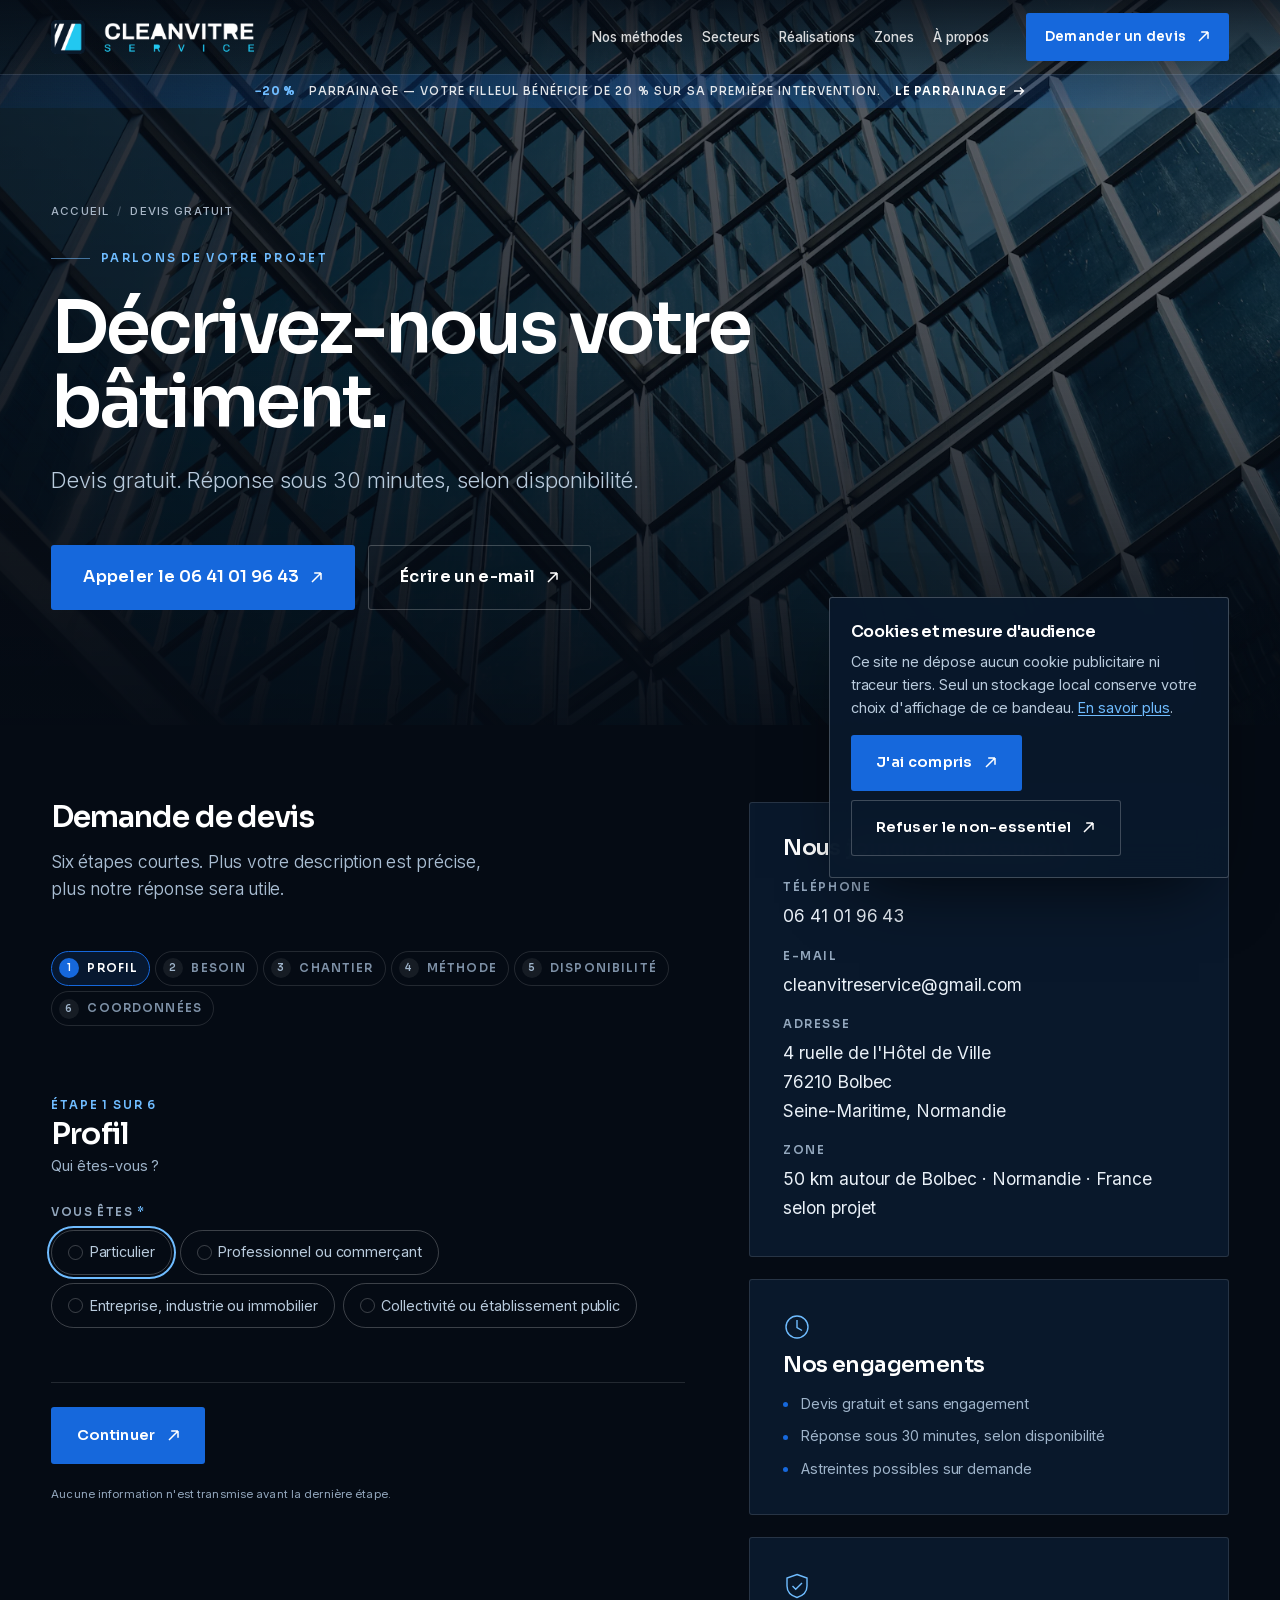
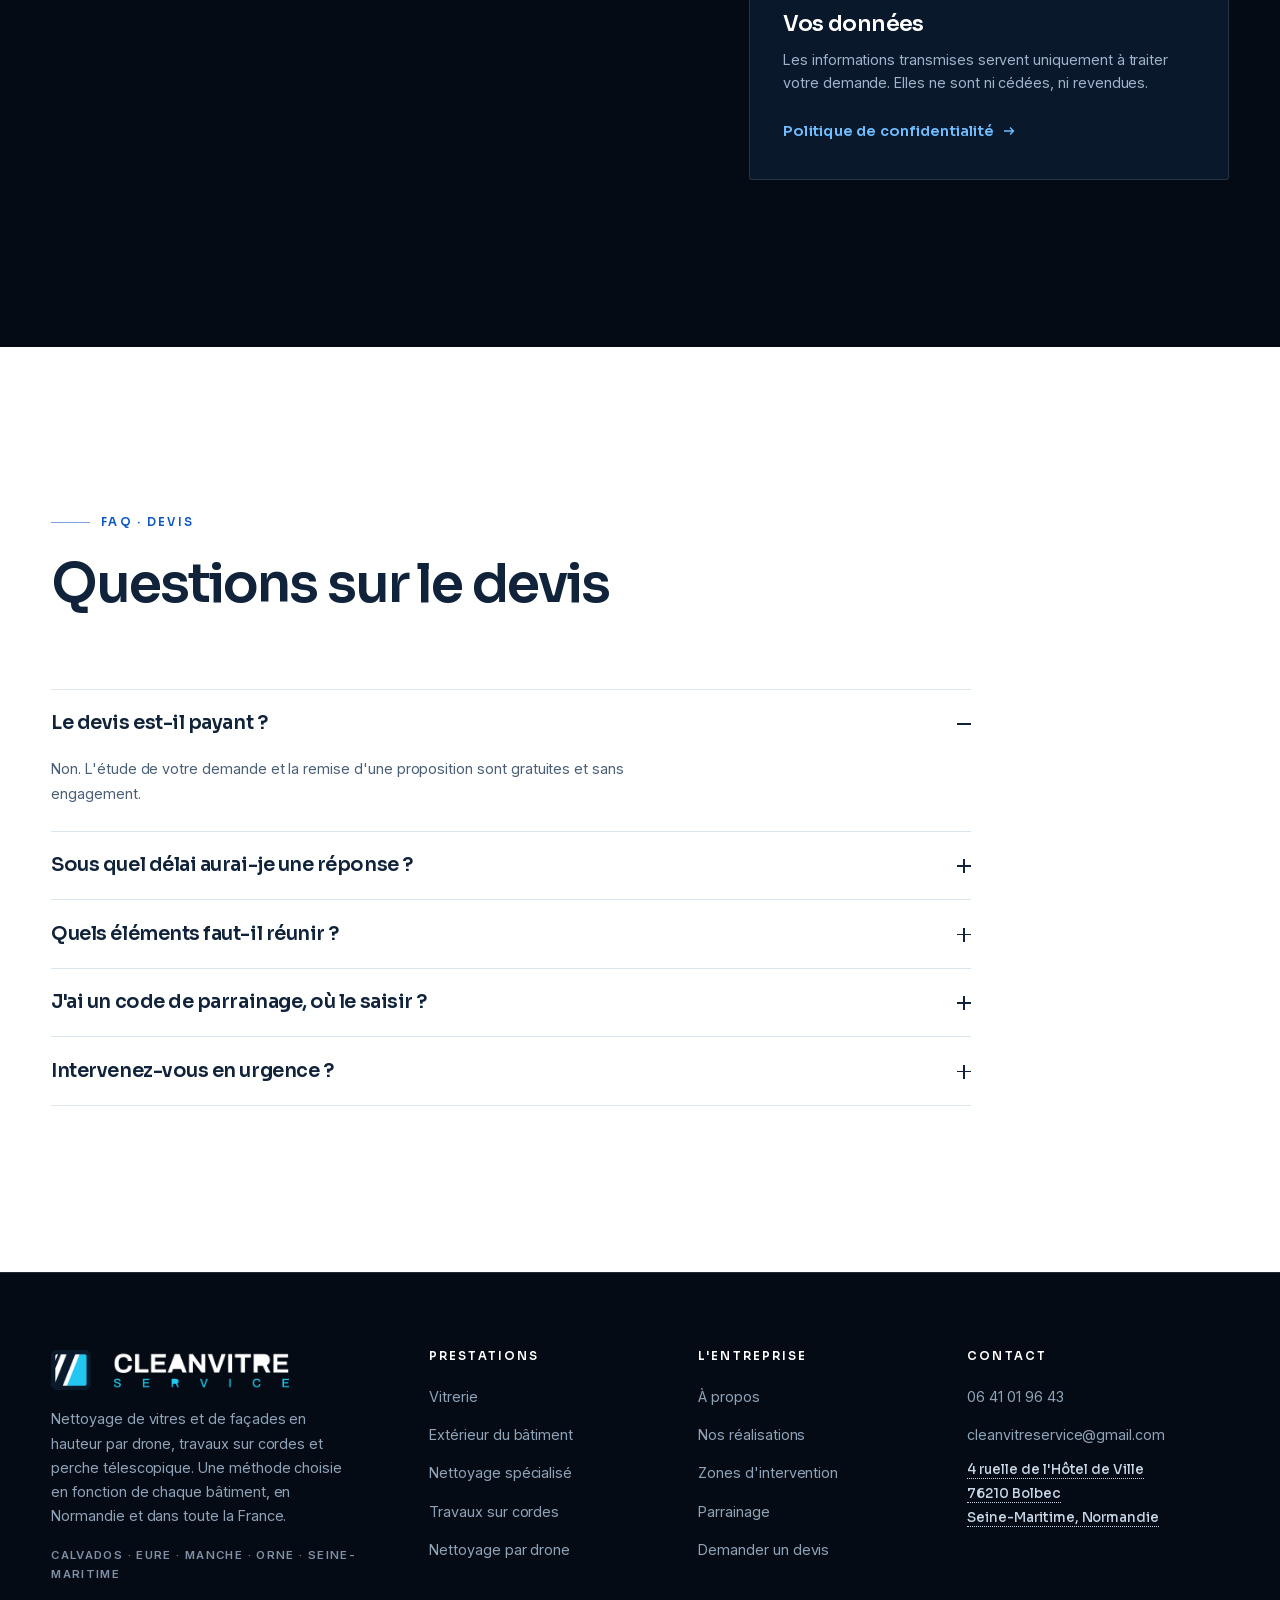
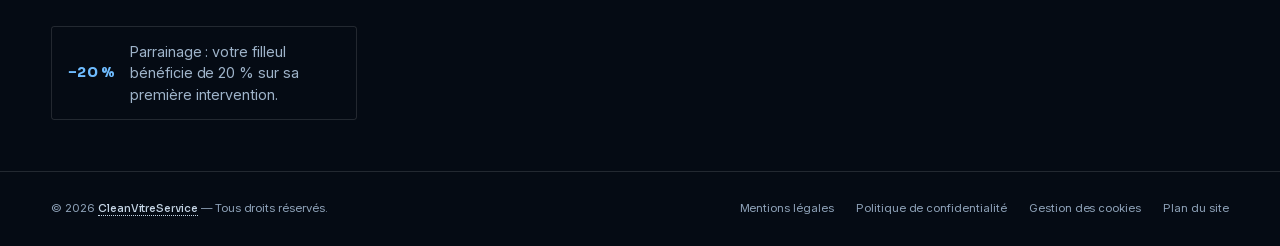
<file: docs/contact.html>
<!DOCTYPE html>
<html lang="fr">
<head>
<meta charset="utf-8">
<meta name="viewport" content="width=device-width,initial-scale=1">
<title>Devis gratuit — vitres et façades | CleanVitreService</title>
<meta name="description" content="Demandez un devis gratuit pour le nettoyage de vos vitres, façades ou panneaux solaires. Réponse sous 30 minutes selon disponibilité. Bolbec et Normandie.">
<link rel="canonical" href="https://youssefde143-collab.github.io/nettoyage-hauteur-normandie/contact/">
<meta name="robots" content="noindex,nofollow">
<meta name="theme-color" content="#050B14">
<meta name="format-detection" content="telephone=no">
<meta property="og:type" content="article">
<meta property="og:site_name" content="CleanVitreService">
<meta property="og:locale" content="fr_FR">
<meta property="og:title" content="Devis gratuit — vitres et façades | CleanVitreService">
<meta property="og:description" content="Demandez un devis gratuit pour le nettoyage de vos vitres, façades ou panneaux solaires. Réponse sous 30 minutes selon disponibilité. Bolbec et Normandie.">
<meta property="og:url" content="https://youssefde143-collab.github.io/nettoyage-hauteur-normandie/contact/">
<meta property="og:image" content="https://youssefde143-collab.github.io/nettoyage-hauteur-normandie/assets/img/contact-visuel-band-1100.webp">
<meta property="og:image:width" content="1100">
<meta property="og:image:height" content="619">
<meta name="twitter:card" content="summary_large_image">
<meta name="twitter:title" content="Devis gratuit — vitres et façades | CleanVitreService">
<meta name="twitter:description" content="Demandez un devis gratuit pour le nettoyage de vos vitres, façades ou panneaux solaires. Réponse sous 30 minutes selon disponibilité. Bolbec et Normandie.">
<meta name="twitter:image" content="https://youssefde143-collab.github.io/nettoyage-hauteur-normandie/assets/img/contact-visuel-band-1100.webp">
<link rel="preconnect" href="index.html" crossorigin>
<link rel="preload" href="assets/fonts/sora-latin.woff2" as="font" type="font/woff2" crossorigin>
<link rel="preload" href="assets/fonts/inter-latin.woff2" as="font" type="font/woff2" crossorigin>
<script>document.documentElement.className+=" js"</script>

<link rel="stylesheet" href="assets/css/site.css?v=e2828141d2209712">
<link rel="icon" href="assets/img/logo-cvs-icone-192.png" type="image/png" sizes="192x192">
<link rel="apple-touch-icon" href="assets/img/logo-cvs-icone-512.png">
<script type="application/ld+json">{"@context":"https://schema.org","@graph":[{"@type":["Organization","LocalBusiness"],"@id":"https://youssefde143-collab.github.io/nettoyage-hauteur-normandie/#organisation","name":"CleanVitreService","url":"https://youssefde143-collab.github.io/nettoyage-hauteur-normandie/","description":"Nettoyage de vitres, de façades et de surfaces difficiles d'accès. Matériel conventionnel, perches télescopiques, travaux sur cordes et drone. Bolbec, Normandie.","founder":{"@type":"Person","name":"Noah Lefebvre"},"address":{"@type":"PostalAddress","streetAddress":"4 ruelle de l'Hôtel de Ville","postalCode":"76210","addressLocality":"Bolbec","addressRegion":"Normandie","addressCountry":"FR"},"telephone":"+33641019643","email":"cleanvitreservice@gmail.com","identifier":[{"@type":"PropertyValue","name":"SIREN","value":"101837474"},{"@type":"PropertyValue","name":"SIRET","value":"10183747400010"}],"areaServed":[{"@type":"AdministrativeArea","name":"Normandie"},{"@type":"City","name":"Bolbec"},{"@type":"Country","name":"France"}],"knowsAbout":["Nettoyage de vitres","Nettoyage de façades","Nettoyage de vérandas et verrières","Nettoyage de panneaux solaires","Travaux sur cordes","Perche télescopique","Nettoyage par drone"]},{"@type":"WebSite","@id":"https://youssefde143-collab.github.io/nettoyage-hauteur-normandie/#site","url":"https://youssefde143-collab.github.io/nettoyage-hauteur-normandie/","name":"CleanVitreService","inLanguage":"fr-FR","publisher":{"@id":"https://youssefde143-collab.github.io/nettoyage-hauteur-normandie/#organisation"}},{"@type":"BreadcrumbList","itemListElement":[{"@type":"ListItem","position":1,"name":"Accueil","item":"https://youssefde143-collab.github.io/nettoyage-hauteur-normandie/"},{"@type":"ListItem","position":2,"name":"Devis gratuit — vitres et façades | CleanVitreService","item":"https://youssefde143-collab.github.io/nettoyage-hauteur-normandie/contact/"}]},{"@type":"FAQPage","mainEntity":[{"@type":"Question","name":"Le devis est-il payant ?","acceptedAnswer":{"@type":"Answer","text":"Non. L'étude de votre demande et la remise d'une proposition sont gratuites et sans engagement."}},{"@type":"Question","name":"Sous quel délai aurai-je une réponse ?","acceptedAnswer":{"@type":"Answer","text":"Nous visons une réponse sous 30 minutes, selon disponibilité. Si votre demande appelle une visite sur site, nous vous le disons dès ce premier échange."}},{"@type":"Question","name":"Quels éléments faut-il réunir ?","acceptedAnswer":{"@type":"Answer","text":"L'adresse du chantier, la hauteur ou le nombre de niveaux, le type de surfaces et une estimation des quantités. Deux ou trois photographies prises depuis des angles différents valent mieux qu'une longue description."}},{"@type":"Question","name":"J'ai un code de parrainage, où le saisir ?","acceptedAnswer":{"@type":"Answer","text":"À la première étape du formulaire, au champ « Vous avez un code parrainage ? ». Le code est vérifié, puis la réduction de 20 % apparaît sur le devis qui vous est remis pour votre première intervention."}},{"@type":"Question","name":"Intervenez-vous en urgence ?","acceptedAnswer":{"@type":"Answer","text":"Des astreintes sont possibles sur demande. Précisez-le dans le formulaire ou appelez directement : c'est le moyen le plus rapide."}}]}]}</script>
</head>
<body class="a-promo">
<a class="skip" href="#principal">Aller au contenu principal</a>


<header class="nav nav--promo" id="entete" data-dark="true">
  <div class="nav__in">
    
  <a class="wm wm--auto" href="index.html">
    <img class="wm__i wm__i--sombre" src="assets/img/logo-cvs-clair-560.png" srcset="assets/img/logo-cvs-clair-560.png 560w, assets/img/logo-cvs-clair-1100.png 1100w"
          sizes="(max-width:420px) 156px, 203px" width="1100" height="184"
          alt="" decoding="async"><img class="wm__i wm__i--clair" src="assets/img/logo-cvs-560.png" srcset="assets/img/logo-cvs-560.png 560w, assets/img/logo-cvs-1100.png 1100w"
          sizes="(max-width:420px) 156px, 203px" width="1100" height="184"
          alt="" decoding="async">
    <span class="sr">CleanVitreService — accueil</span>
  </a>
    <nav class="nav__links" aria-label="Navigation principale"><a href="services.html">Nos méthodes</a><a href="secteurs-dactivite.html">Secteurs</a><a href="realisations.html">Réalisations</a><a href="zones-intervention.html">Zones</a><a href="a-propos.html">À propos</a></nav>
    <div class="nav__cta"><a class="btn  " href="contact.html">Demander un devis<svg class="btn__ar" width="13" height="13" viewBox="0 0 13 13" fill="none" aria-hidden="true"><path d="M2 11 11 2M11 2H4.2M11 2v6.8" stroke="currentColor" stroke-width="1.5"/></svg></a></div>
    <button class="nav__burger" type="button" aria-expanded="false" aria-controls="menu-mobile" aria-label="Ouvrir le menu">
      <span></span><span></span><span></span>
    </button>
  </div>
  
<a class="promo" href="parrainage.html">
  <span class="promo__tag">&minus;20&nbsp;%</span>
  <span class="promo__t">Parrainage &mdash; votre filleul bénéficie de 20&nbsp;% sur sa première intervention.</span>
  <span class="promo__s">Parrainage &middot; 20&nbsp;% pour votre filleul</span>
  <span class="promo__a">Le parrainage<svg width="12" height="12" viewBox="0 0 12 12" fill="none" aria-hidden="true"><path d="M1 6h9.5M7 2.5 10.5 6 7 9.5" stroke="currentColor" stroke-width="1.4"/></svg></span>
</a>
</header>

<div class="mob" id="menu-mobile" hidden>
  <nav class="mob__links" aria-label="Navigation mobile"><a href="index.html" class="" style="--i:0">Accueil</a><a href="services.html" class="" style="--i:1">Nos méthodes</a><a href="nettoyage-par-drone.html" class="mob__sub" style="--i:2">Nettoyage par drone</a><a href="travaux-sur-cordes.html" class="mob__sub" style="--i:3">Travaux sur cordes</a><a href="secteurs-dactivite.html" class="" style="--i:4">Secteurs d'activité</a><a href="realisations.html" class="" style="--i:5">Réalisations</a><a href="zones-intervention.html" class="" style="--i:6">Zones d'intervention</a><a href="a-propos.html" class="" style="--i:7">À propos</a><a href="parrainage.html" class="" style="--i:8">Parrainage</a><a href="contact.html" class="" style="--i:9" aria-current="page">Contact</a></nav>
  <div class="mob__foot">
    <a class="btn  " href="contact.html">Demander un devis<svg class="btn__ar" width="13" height="13" viewBox="0 0 13 13" fill="none" aria-hidden="true"><path d="M2 11 11 2M11 2H4.2M11 2v6.8" stroke="currentColor" stroke-width="1.5"/></svg></a>
    <div class="mob__meta">
      <span class="ph">06 41 01 96 43</span>
      <span class="ph">cleanvitreservice@gmail.com</span>
    </div>
  </div>
</div>

<main id="principal">

<section class="phero phero--flat">
  <div class="phero__media"><img src="assets/img/contact-visuel-band-1600.webp" srcset="assets/img/contact-visuel-band-760.webp 760w, assets/img/contact-visuel-band-1100.webp 1100w, assets/img/contact-visuel-band-1600.webp 1600w" sizes="100vw"
    width="1600" height="900" alt="Immeuble de grande hauteur à trame vitrée régulière" class=""
    loading="eager" fetchpriority="high" decoding="sync"></div>
  <div class="phero__in">
    <nav class="crumbs" aria-label="Fil d'Ariane"><a href="index.html">Accueil</a><span>/</span>Devis gratuit</nav>
    <p class="eyebrow">Parlons de votre projet</p>
    <h1>Décrivez-nous votre bâtiment.</h1>
    <p class="phero__sub">Devis gratuit. Réponse sous 30 minutes, selon disponibilité.</p>
    <div class="btn-row" style="margin-top:var(--s-7)">
      <a class="btn btn--lg" href="tel:+33641019643">Appeler le 06 41 01 96 43<svg class="btn__ar" width="13" height="13" viewBox="0 0 13 13" fill="none" aria-hidden="true"><path d="M2 11 11 2M11 2H4.2M11 2v6.8" stroke="currentColor" stroke-width="1.5"/></svg></a>
      <a class="btn btn--on-dark btn--lg" href="mailto:cleanvitreservice@gmail.com">Écrire un e-mail<svg class="btn__ar" width="13" height="13" viewBox="0 0 13 13" fill="none" aria-hidden="true"><path d="M2 11 11 2M11 2H4.2M11 2v6.8" stroke="currentColor" stroke-width="1.5"/></svg></a>
    </div>
  </div>
</section>

<section class="sec sec--dark" id="formulaire" aria-labelledby="f-t" style="padding-top:var(--s-9)">
  <div class="wrap">
    <div class="edit edit--7-5 edit--aside" style="align-items:start">
      <div class="rv">
        <h2 id="f-t" style="font-size:var(--t-h3)">Demande de devis</h2>
        <p class="lead" style="font-size:var(--t-body);margin-top:var(--s-4)">Six étapes courtes. Plus votre description est précise, plus notre réponse sera utile.</p>

        <form class="form form--steps" id="form-devis" style="margin-top:var(--s-7)" novalidate
              data-endpoint="" data-demo="1"
              data-mailto="cleanvitreservice@gmail.com" data-tel="06 41 01 96 43" method="post" enctype="multipart/form-data"
              data-par-endpoint="" data-par-format="^CVS-[A-Z0-9]{6}$"
              data-par-exemple="CVS-7KD2QX" data-par-reduction="20">

          <p id="form-status" class="form__status" aria-live="polite"></p>

          <ol class="stepper" data-stepper aria-label="Progression" hidden>
            <li aria-current="step"><span>1</span><em>Profil</em></li><li><span>2</span><em>Besoin</em></li><li><span>3</span><em>Chantier</em></li><li><span>4</span><em>Méthode</em></li><li><span>5</span><em>Disponibilité</em></li><li><span>6</span><em>Coordonnées</em></li>
          </ol>

          
          <fieldset class="step" data-step="0">
            <legend><span class="step__n">Étape 1 sur 6</span><span class="step__t">Profil</span><span class="step__s">Qui êtes-vous ?</span></legend>
            
      <div class="field">
        <label id="type_client-lg">Vous êtes <span class="req" aria-hidden="true">*</span></label>
        
<div class="chips" role="radiogroup" aria-labelledby="type_client-lg">
  
  <label class="chip">
    <input type="radio" name="type_client" value="Particulier" id="type_client-0" >
    <span>Particulier</span>
  </label>
  <label class="chip">
    <input type="radio" name="type_client" value="Professionnel ou commerçant" id="type_client-1" >
    <span>Professionnel ou commerçant</span>
  </label>
  <label class="chip">
    <input type="radio" name="type_client" value="Entreprise, industrie ou immobilier" id="type_client-2" >
    <span>Entreprise, industrie ou immobilier</span>
  </label>
  <label class="chip">
    <input type="radio" name="type_client" value="Collectivité ou établissement public" id="type_client-3" >
    <span>Collectivité ou établissement public</span>
  </label>
</div>
        <p class="field__err" id="type_client-err" aria-live="polite"></p>
      </div>
          </fieldset>
          <fieldset class="step" data-step="1">
            <legend><span class="step__n">Étape 2 sur 6</span><span class="step__t">Besoin</span><span class="step__s">Ce qu'il y a à nettoyer</span></legend>
            
      <div class="field">
        <label id="prestations-lg">Surfaces concernées <span class="req" aria-hidden="true">*</span></label>
        <p class="field__hint">Plusieurs choix possibles.</p>
        
<div class="chips">
  
  <label class="chip">
    <input type="checkbox" name="prestations" value="Vitres et baies vitrées" id="prestations-0">
    <span>Vitres et baies vitrées</span>
  </label>
  <label class="chip">
    <input type="checkbox" name="prestations" value="Vérandas et verrières" id="prestations-1">
    <span>Vérandas et verrières</span>
  </label>
  <label class="chip">
    <input type="checkbox" name="prestations" value="Façades et bardages" id="prestations-2">
    <span>Façades et bardages</span>
  </label>
  <label class="chip">
    <input type="checkbox" name="prestations" value="Panneaux photovoltaïques" id="prestations-3">
    <span>Panneaux photovoltaïques</span>
  </label>
  <label class="chip">
    <input type="checkbox" name="prestations" value="Vitrines commerciales" id="prestations-4">
    <span>Vitrines commerciales</span>
  </label>
  <label class="chip">
    <input type="checkbox" name="prestations" value="Volets roulants" id="prestations-5">
    <span>Volets roulants</span>
  </label>
  <label class="chip">
    <input type="checkbox" name="prestations" value="Panneaux publicitaires" id="prestations-6">
    <span>Panneaux publicitaires</span>
  </label>
  <label class="chip">
    <input type="checkbox" name="prestations" value="Autre" id="prestations-7">
    <span>Autre</span>
  </label>
</div>
        <p class="field__err" id="prestations-err" aria-live="polite"></p>
      </div>
          </fieldset>
          <fieldset class="step" data-step="2">
            <legend><span class="step__n">Étape 3 sur 6</span><span class="step__t">Chantier</span><span class="step__s">Où et dans quelles conditions</span></legend>
            
      
<div class="field">
  <label for="adresse">Adresse complète du chantier <span class="req" aria-hidden="true">*</span></label>
  <input id="adresse" name="adresse" type="text" autocomplete="street-address" required aria-describedby="adresse-err" placeholder="Rue, code postal, commune">
  
  <p class="field__err" id="adresse-err" aria-live="polite"></p>
</div>
      <div class="form__grid form__grid--2">
        
<div class="field">
  <label for="departement">Département <span class="opt">(facultatif)</span></label>
  <select id="departement" name="departement"  aria-describedby="departement-err">
    <option value="">Sélectionnez…</option>
    <option>Seine-Maritime (76)</option><option>Calvados (14)</option><option>Eure (27)</option><option>Manche (50)</option><option>Orne (61)</option><option>Autre département en France</option>
  </select>
  
  <p class="field__err" id="departement-err" aria-live="polite"></p>
</div>
        
<div class="field">
  <label for="quantite">Surface approximative ou nombre de vitres <span class="opt">(facultatif)</span></label>
  <input id="quantite" name="quantite" type="text"   aria-describedby="quantite-err" placeholder="Ex. 180 m², ou 25 fenêtres">
  
  <p class="field__err" id="quantite-err" aria-live="polite"></p>
</div>
      </div>
      <div class="form__grid form__grid--2">
        
<div class="field">
  <label for="hauteur">Hauteur du bâtiment <span class="opt">(facultatif)</span></label>
  <input id="hauteur" name="hauteur" type="text"   aria-describedby="hauteur-err" placeholder="Ex. environ 12 m">
  
  <p class="field__err" id="hauteur-err" aria-live="polite"></p>
</div>
        
<div class="field">
  <label for="niveaux">Nombre de niveaux <span class="opt">(facultatif)</span></label>
  <input id="niveaux" name="niveaux" type="text"   aria-describedby="niveaux-err" placeholder="Ex. 4">
  
  <p class="field__err" id="niveaux-err" aria-live="polite"></p>
</div>
      </div>
      
<div class="field">
  <label for="acces">Accessibilité du site <span class="opt">(facultatif)</span></label>
  <select id="acces" name="acces"  aria-describedby="acces-err">
    <option value="">Sélectionnez…</option>
    <option>Abords dégagés, accès facile</option><option>Accès partiellement contraint</option><option>Accès difficile</option><option>Je ne sais pas</option>
  </select>
  
  <p class="field__err" id="acces-err" aria-live="polite"></p>
</div>
      
<div class="field">
  <label for="obstacles">Contraintes du site <span class="opt">(facultatif)</span></label>
  <input id="obstacles" name="obstacles" type="text"   aria-describedby="obstacles-err" placeholder="Verrière, auvent, végétation, ligne électrique, voirie…">
  
  <p class="field__err" id="obstacles-err" aria-live="polite"></p>
</div>
      
<div class="field">
  <label for="etat">État général des surfaces <span class="opt">(facultatif)</span></label>
  <select id="etat" name="etat"  aria-describedby="etat-err">
    <option value="">Sélectionnez…</option>
    <option>Entretien courant</option><option>Salissures marquées</option><option>Encrassement ancien ou incrusté</option><option>Après travaux</option><option>Je ne sais pas</option>
  </select>
  
  <p class="field__err" id="etat-err" aria-live="polite"></p>
</div>
      <div class="form__grid form__grid--2">
        
<div class="field">
  <label for="eauElec">Eau et électricité sur place <span class="opt">(facultatif)</span></label>
  <select id="eauElec" name="eau_electricite"  aria-describedby="eauElec-err">
    <option value="">Sélectionnez…</option>
    <option>Oui, les deux</option><option>Eau uniquement</option><option>Électricité uniquement</option><option>Ni l'un ni l'autre</option><option>Je ne sais pas</option>
  </select>
  
  <p class="field__err" id="eauElec-err" aria-live="polite"></p>
</div>
        
<div class="field">
  <label for="stationnement">Stationnement et restrictions <span class="opt">(facultatif)</span></label>
  <input id="stationnement" name="stationnement" type="text"   aria-describedby="stationnement-err" placeholder="Parking privé, voirie, horaires imposés…">
  
  <p class="field__err" id="stationnement-err" aria-live="polite"></p>
</div>
      </div>
          </fieldset>
          <fieldset class="step" data-step="3">
            <legend><span class="step__n">Étape 4 sur 6</span><span class="step__t">Méthode</span><span class="step__s">Comment atteindre la surface</span></legend>
            
      <div class="field">
        <label id="methode-lg">Méthode d'intervention envisagée</label>
        <p class="field__hint">Si vous hésitez, choisissez « Je ne sais pas, conseillez-moi » : trancher est notre travail.</p>
        
<div class="chips" role="radiogroup" aria-labelledby="methode-lg">
  
  <label class="chip">
    <input type="radio" name="methode" value="Perche télescopique" id="methode-0" >
    <span>Perche télescopique</span>
  </label>
  <label class="chip">
    <input type="radio" name="methode" value="Travaux sur cordes" id="methode-1" >
    <span>Travaux sur cordes</span>
  </label>
  <label class="chip">
    <input type="radio" name="methode" value="Drone" id="methode-2" >
    <span>Drone</span>
  </label>
  <label class="chip">
    <input type="radio" name="methode" value="Je ne sais pas, conseillez-moi" id="methode-3" >
    <span>Je ne sais pas, conseillez-moi</span>
  </label>
</div>
        <p class="field__err" id="methode-err" aria-live="polite"></p>
      </div>
          </fieldset>
          <fieldset class="step" data-step="4">
            <legend><span class="step__n">Étape 5 sur 6</span><span class="step__t">Disponibilité</span><span class="step__s">Quand et à quelle fréquence</span></legend>
            
      <div class="form__grid form__grid--2">
        
<div class="field">
  <label for="date">Date d'intervention souhaitée <span class="opt">(facultatif)</span></label>
  <input id="date" name="date" type="date" aria-describedby="date-err">
  
  <p class="field__err" id="date-err" aria-live="polite"></p>
</div>
        
<div class="field">
  <label for="urgence">Degré d'urgence <span class="opt">(facultatif)</span></label>
  <select id="urgence" name="urgence"  aria-describedby="urgence-err">
    <option value="">Sélectionnez…</option>
    <option>Pas d'urgence particulière</option><option>Dans le mois</option><option>Dans la semaine</option><option>Urgent — astreinte</option>
  </select>
  
  <p class="field__err" id="urgence-err" aria-live="polite"></p>
</div>
      </div>
      <div class="field">
        <label id="frequence-lg">Type d'intervention</label>
        
<div class="chips" role="radiogroup" aria-labelledby="frequence-lg">
  
  <label class="chip">
    <input type="radio" name="frequence" value="Intervention ponctuelle" id="frequence-0" >
    <span>Intervention ponctuelle</span>
  </label>
  <label class="chip">
    <input type="radio" name="frequence" value="Entretien récurrent" id="frequence-1" >
    <span>Entretien récurrent</span>
  </label>
</div>
      </div>
          </fieldset>
          <fieldset class="step" data-step="5">
            <legend><span class="step__n">Étape 6 sur 6</span><span class="step__t">Coordonnées</span><span class="step__s">Pour vous répondre</span></legend>
            
      <div class="form__grid form__grid--2">
        
<div class="field">
  <label for="nom">Nom et prénom <span class="req" aria-hidden="true">*</span></label>
  <input id="nom" name="nom" type="text" autocomplete="name" required aria-describedby="nom-err" placeholder="Noah Lefebvre">
  
  <p class="field__err" id="nom-err" aria-live="polite"></p>
</div>
        
<div class="field">
  <label for="societe">Société, le cas échéant <span class="opt">(facultatif)</span></label>
  <input id="societe" name="societe" type="text" autocomplete="organization"  aria-describedby="societe-err" placeholder="Durand SAS">
  
  <p class="field__err" id="societe-err" aria-live="polite"></p>
</div>
      </div>
      <div class="form__grid form__grid--2">
        
<div class="field">
  <label for="telephone">Téléphone <span class="req" aria-hidden="true">*</span></label>
  <input id="telephone" name="telephone" type="tel" autocomplete="tel" required aria-describedby="telephone-err" placeholder="06 00 00 00 00">
  
  <p class="field__err" id="telephone-err" aria-live="polite"></p>
</div>
        
<div class="field">
  <label for="email">Adresse e-mail <span class="req" aria-hidden="true">*</span></label>
  <input id="email" name="email" type="email" autocomplete="email" required aria-describedby="email-err" placeholder="vous@exemple.fr">
  
  <p class="field__err" id="email-err" aria-live="polite"></p>
</div>
      </div>
      
<div class="field">
  <label for="parrainage">Vous avez un code parrainage ? <span class="opt">(facultatif)</span></label>
  <input id="parrainage" name="parrainage" type="text" inputmode="latin" autocapitalize="characters" spellcheck="false"
                maxlength="20" aria-describedby="parrainage-hint parrainage-note parrainage-err" placeholder="CVS-7KD2QX">
         <p class="par__note" id="parrainage-note" aria-live="polite"></p>
  <p class="field__hint">Un proche vous a recommandé CleanVitreService ? Son code vous ouvre droit à 20&nbsp;% de réduction sur votre première intervention. <a href="parrainage.html">En savoir plus</a>.</p>
  <p class="field__err" id="parrainage-err" aria-live="polite"></p>
</div>
      
<div class="field">
  <label for="description">Informations complémentaires <span class="opt">(facultatif)</span></label>
  <textarea id="description" name="description" maxlength="1200" aria-describedby="description-err" placeholder="Décrivez le bâtiment et ce que vous attendez de l'intervention. Quelques lignes suffisent."></textarea>
  
  <p class="field__err" id="description-err" aria-live="polite"></p>
</div>
      <div class="field">
        <label for="photos">Photographies ou documents</label>
        <label class="file" for="photos">
          <input id="photos" name="photos[]" type="file" accept="image/*,video/*,.pdf" multiple aria-describedby="photos-hint photos-err">
          <span><b>Déposer vos fichiers ici</b>Photos, vidéos, plans ou cahier des charges</span>
        </label>
        <p class="field__hint" id="photos-hint">Jusqu'à 5 fichiers, 8 Mo maximum chacun. Deux ou trois photographies prises d'angles différents valent mieux qu'une longue description.</p>
        <p class="field__err" id="photos-err" aria-live="polite"></p>
      </div>

      <div class="recap" id="form-recap" hidden>
        <p class="recap__t">Récapitulatif de votre demande</p>
        <dl class="recap__d" id="form-recap-d"></dl>
        <p class="recap__n">Vérifiez ces informations avant l'envoi. Pour en corriger une, revenez à l'étape concernée.</p>
      </div>

      <div>
        <label class="check" for="consentement">
          <input id="consentement" name="consentement" type="checkbox" required aria-describedby="consentement-err">
          <span>J'accepte que ces informations soient utilisées pour traiter ma demande et me recontacter. <a href="politique-de-confidentialite.html">Politique de confidentialité</a>. <span class="req" aria-hidden="true">*</span></span>
        </label>
        <p class="field__err" id="consentement-err" aria-live="polite"></p>
      </div>
          </fieldset>

          <div class="step__nav">
            <button type="button" class="btn btn--on-dark" data-prev hidden>Précédent</button>
            <button type="button" class="btn" data-next hidden>Continuer<svg class="btn__ar" width="13" height="13" viewBox="0 0 13 13" fill="none" aria-hidden="true"><path d="M2 11 11 2M11 2H4.2M11 2v6.8" stroke="currentColor" stroke-width="1.5"/></svg></button>
            <button type="submit" class="btn btn--lg" data-send>Envoyer ma demande<svg class="btn__ar" width="13" height="13" viewBox="0 0 13 13" fill="none" aria-hidden="true"><path d="M2 11 11 2M11 2H4.2M11 2v6.8" stroke="currentColor" stroke-width="1.5"/></svg></button>
          </div>
          <p class="field__hint">Aucune information n'est transmise avant la dernière étape.</p>
        </form>
      </div>

      <aside class="rv" style="--i:1">
        <div class="cards" style="margin-top:0">
          <div class="card">
            <h3 style="font-size:var(--t-h4)">Nous joindre directement</h3>
            <dl style="display:grid;gap:1rem;margin:.4rem 0 0">
              <div><dt class="lbl">Téléphone</dt><dd style="margin:.25rem 0 0"><a href="tel:+33641019643">06 41 01 96 43</a></dd></div>
              <div><dt class="lbl">E-mail</dt><dd style="margin:.25rem 0 0"><a href="mailto:cleanvitreservice@gmail.com">cleanvitreservice@gmail.com</a></dd></div>
              <div><dt class="lbl">Adresse</dt><dd style="margin:.25rem 0 0">4 ruelle de l'Hôtel de Ville<br>76210 Bolbec<br>Seine-Maritime, Normandie</dd></div>
              <div><dt class="lbl">Zone</dt><dd style="margin:.25rem 0 0">50 km autour de Bolbec · Normandie · France selon projet</dd></div>
            </dl>
          </div>
          <div class="card"><svg class="card__ico" viewBox="0 0 28 28" fill="none" stroke="currentColor" stroke-width="1.4" aria-hidden="true"><circle cx="14" cy="14" r="11"/><path d="M14 7v7.5l5 3"/></svg><h3 style="font-size:var(--t-h4)">Nos engagements</h3>
            <ul>
              <li>Devis gratuit et sans engagement</li>
              <li>Réponse sous 30 minutes, selon disponibilité</li>
              <li>Astreintes possibles sur demande</li>
            </ul>
          </div>
          <div class="card"><svg class="card__ico" viewBox="0 0 28 28" fill="none" stroke="currentColor" stroke-width="1.4" aria-hidden="true"><path d="M14 2.5 24 6v8c0 6-4.4 9.8-10 11.5C8.4 23.8 4 20 4 14V6l10-3.5Z"/><path d="M9.5 14l3.2 3.2L19 11"/></svg><h3 style="font-size:var(--t-h4)">Vos données</h3>
            <p>Les informations transmises servent uniquement à traiter votre demande. Elles ne sont ni cédées, ni revendues.</p>
            <div style="margin-top:.5rem"><a class="tlink" href="politique-de-confidentialite.html">Politique de confidentialité<svg width="12" height="12" viewBox="0 0 12 12" fill="none" aria-hidden="true"><path d="M1 6h9.5M7 2.5 10.5 6 7 9.5" stroke="currentColor" stroke-width="1.4"/></svg></a></div>
          </div>
        </div>
      </aside>
    </div>
  </div>
</section>


<section class="sec" aria-labelledby="faq-t">
  <div class="wrap">
    <div class="shead rv">
      <div>
        <p class="eyebrow">FAQ · Devis</p>
        <h2 id="faq-t">Questions sur le devis</h2>
      </div>
      
    </div>
    <div class="faq rv">
      
      <details open>
        <summary>Le devis est-il payant ?<i aria-hidden="true"></i></summary>
        <div class="faq__a"><p>Non. L'étude de votre demande et la remise d'une proposition sont gratuites et sans engagement.</p></div>
      </details>
      <details>
        <summary>Sous quel délai aurai-je une réponse ?<i aria-hidden="true"></i></summary>
        <div class="faq__a"><p>Nous visons une réponse sous 30 minutes, selon disponibilité. Si votre demande appelle une visite sur site, nous vous le disons dès ce premier échange.</p></div>
      </details>
      <details>
        <summary>Quels éléments faut-il réunir ?<i aria-hidden="true"></i></summary>
        <div class="faq__a"><p>L'adresse du chantier, la hauteur ou le nombre de niveaux, le type de surfaces et une estimation des quantités. Deux ou trois photographies prises depuis des angles différents valent mieux qu'une longue description.</p></div>
      </details>
      <details>
        <summary>J'ai un code de parrainage, où le saisir ?<i aria-hidden="true"></i></summary>
        <div class="faq__a"><p>À la première étape du formulaire, au champ « Vous avez un code parrainage ? ». Le code est vérifié, puis la réduction de 20 % apparaît sur le devis qui vous est remis pour votre première intervention.</p></div>
      </details>
      <details>
        <summary>Intervenez-vous en urgence ?<i aria-hidden="true"></i></summary>
        <div class="faq__a"><p>Des astreintes sont possibles sur demande. Précisez-le dans le formulaire ou appelez directement : c'est le moyen le plus rapide.</p></div>
      </details>
    </div>
  </div>
</section>

</main>

<footer class="foot">
  <div class="foot__top">
    <div class="foot__brand">
      <div class="foot__logo">
  <div class="wm wm--sombre" >
    <img class="wm__i wm__i--sombre" src="assets/img/logo-cvs-clair-560.png" srcset="assets/img/logo-cvs-clair-560.png 560w, assets/img/logo-cvs-clair-1100.png 1100w"
          sizes="(max-width:420px) 156px, 203px" width="1100" height="184"
          alt="" decoding="async" loading="lazy">
    <span class="sr">CleanVitreService</span>
  </div></div>
      <p>Nettoyage de vitres et de façades en hauteur par drone, travaux sur cordes et perche télescopique. Une méthode choisie en fonction de chaque bâtiment, en Normandie et dans toute la France.</p>
      <p class="foot__zones">Calvados · Eure · Manche · Orne · Seine-Maritime</p>
      <a class="foot__par" href="parrainage.html">
        <b>&minus;20&nbsp;%</b>
        <span>Parrainage : votre filleul bénéficie de 20&nbsp;% sur sa première intervention.</span>
      </a>
    </div>
    
  <div>
    <h3>Prestations</h3>
    <ul>
      <li><a href="services.html#vitrerie">Vitrerie</a></li><li><a href="services.html#exterieur">Extérieur du bâtiment</a></li><li><a href="services.html#specialise">Nettoyage spécialisé</a></li>
      <li><a href="travaux-sur-cordes.html">Travaux sur cordes</a></li><li><a href="nettoyage-par-drone.html">Nettoyage par drone</a></li>
    </ul>
  </div>
  <div>
    <h3>L'entreprise</h3>
    <ul>
      <li><a href="a-propos.html">À propos</a></li>
      <li><a href="realisations.html">Nos réalisations</a></li>
      <li><a href="zones-intervention.html">Zones d'intervention</a></li>
      <li><a href="parrainage.html">Parrainage</a></li>
      <li><a href="contact.html">Demander un devis</a></li>
    </ul>
  </div>
  <div>
    <h3>Contact</h3>
    <ul>
      <li><a href="tel:+33641019643">06 41 01 96 43</a></li>
      <li><a href="mailto:cleanvitreservice@gmail.com">cleanvitreservice@gmail.com</a></li>
      <li><span class="ph">4 ruelle de l'Hôtel de Ville<br>76210 Bolbec<br>Seine-Maritime, Normandie</span></li>
      
    </ul>
  </div>
  </div>
  <div class="foot__legal">
    <div>
      <span>© 2026 <span class="ph">CleanVitreService</span> — Tous droits réservés.</span>
      <nav aria-label="Liens légaux">
        <a href="mentions-legales.html">Mentions légales</a>
        <a href="politique-de-confidentialite.html">Politique de confidentialité</a>
        <a href="gestion-des-cookies.html">Gestion des cookies</a>
        <a href="plan-du-site.html">Plan du site</a>
      </nav>
    </div>
  </div>
</footer>

<div class="mbar" id="barre-mobile">
  <a class="btn btn--on-dark" href="tel:+33641019643">Appeler</a>
  <a class="btn" href="contact.html">Demander un devis</a>
</div>

<aside class="cookies" id="cookies" role="region" aria-live="polite" aria-label="Gestion des cookies" hidden>
  <div>
    <b>Cookies et mesure d'audience</b>
    Ce site ne dépose aucun cookie publicitaire ni traceur tiers. Seul un stockage local conserve votre choix
    d'affichage de ce bandeau. <a href="gestion-des-cookies.html">En savoir plus</a>.
  </div>
  <div class="cookies__act">
    <button class="btn" type="button" data-cookie="ok">J'ai compris<svg class="btn__ar" width="13" height="13" viewBox="0 0 13 13" fill="none" aria-hidden="true"><path d="M2 11 11 2M11 2H4.2M11 2v6.8" stroke="currentColor" stroke-width="1.5"/></svg></button>
    <button class="btn btn--on-dark" type="button" data-cookie="no">Refuser le non-essentiel<svg class="btn__ar" width="13" height="13" viewBox="0 0 13 13" fill="none" aria-hidden="true"><path d="M2 11 11 2M11 2H4.2M11 2v6.8" stroke="currentColor" stroke-width="1.5"/></svg></button>
  </div>
</aside>

<script src="assets/js/site.js?v=e6a8d12e" defer></script>

</body>
</html>
</file>
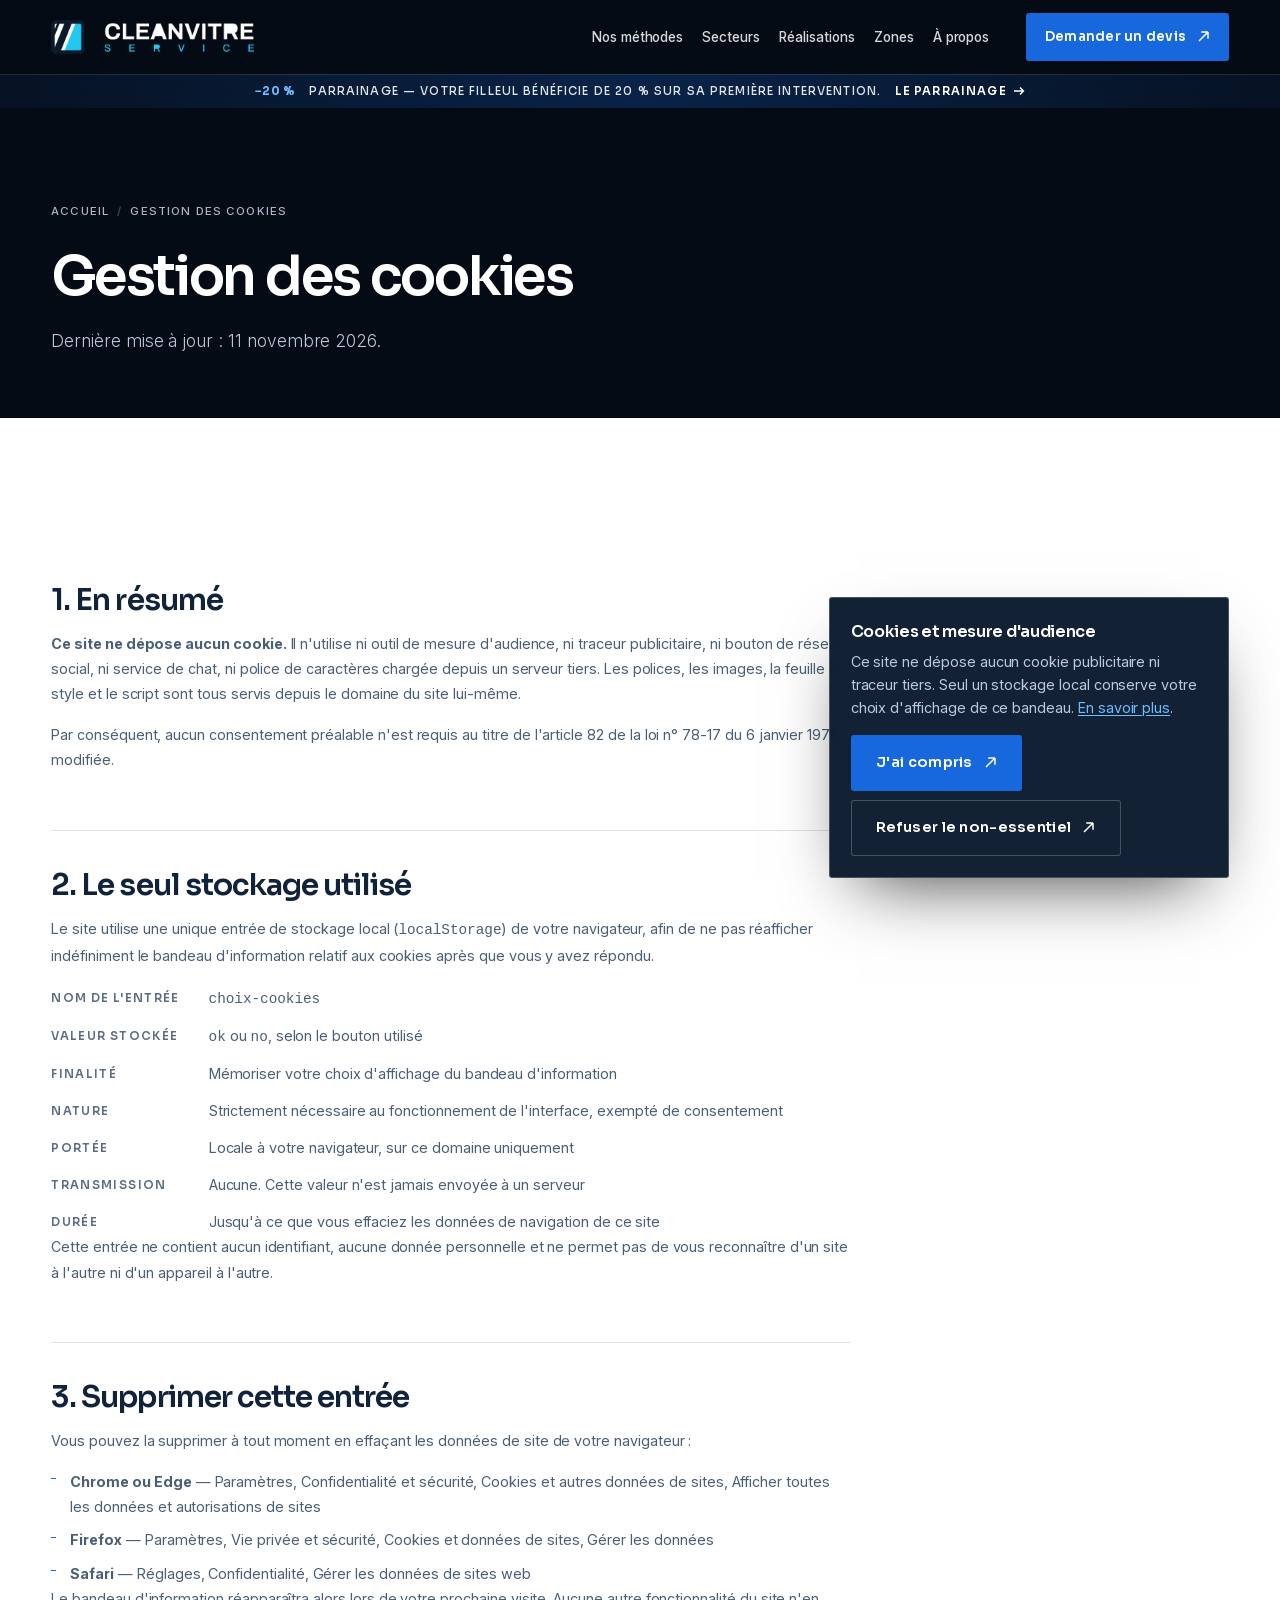
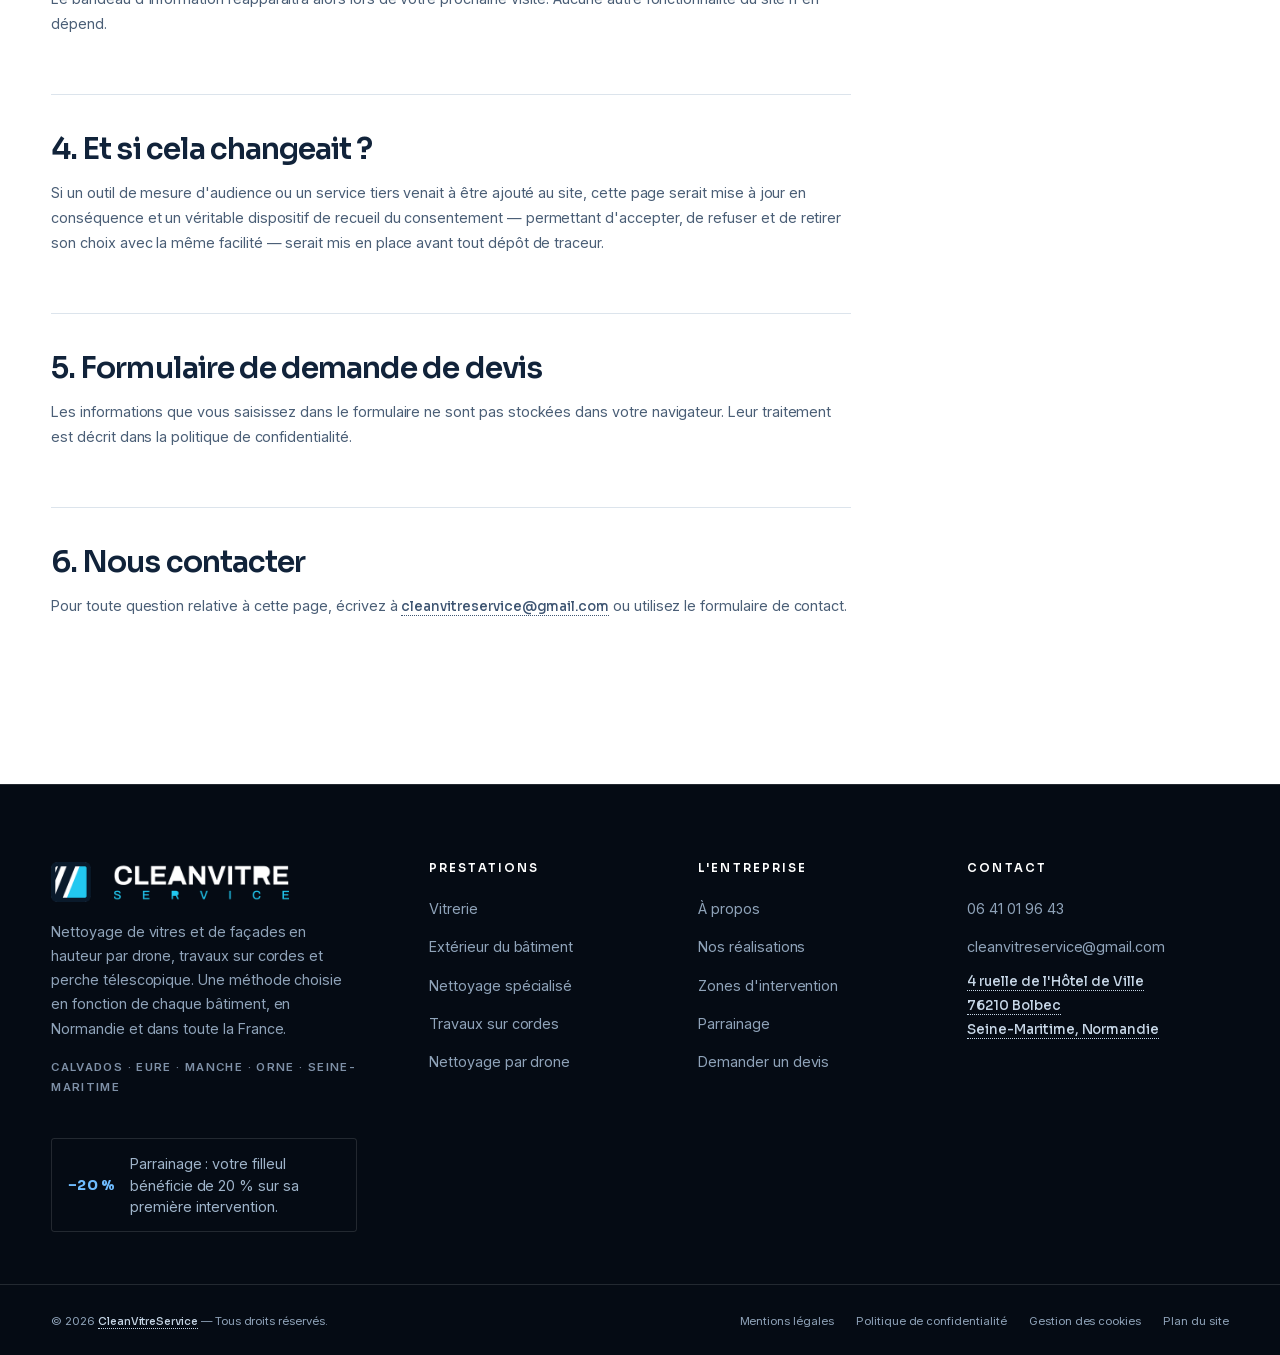
<file: docs/gestion-des-cookies.html>
<!DOCTYPE html>
<html lang="fr">
<head>
<meta charset="utf-8">
<meta name="viewport" content="width=device-width,initial-scale=1">
<title>Gestion des cookies | CleanVitreService</title>
<meta name="description" content="Ce site ne dépose aucun cookie et n'utilise aucun traceur tiers. Détail de l'unique entrée de stockage local utilisée et modalités de suppression.">
<link rel="canonical" href="https://youssefde143-collab.github.io/nettoyage-hauteur-normandie/gestion-des-cookies/">
<meta name="robots" content="noindex,nofollow">
<meta name="theme-color" content="#050B14">
<meta name="format-detection" content="telephone=no">
<meta property="og:type" content="article">
<meta property="og:site_name" content="CleanVitreService">
<meta property="og:locale" content="fr_FR">
<meta property="og:title" content="Gestion des cookies | CleanVitreService">
<meta property="og:description" content="Ce site ne dépose aucun cookie et n'utilise aucun traceur tiers. Détail de l'unique entrée de stockage local utilisée et modalités de suppression.">
<meta property="og:url" content="https://youssefde143-collab.github.io/nettoyage-hauteur-normandie/gestion-des-cookies/">
<meta property="og:image" content="https://youssefde143-collab.github.io/nettoyage-hauteur-normandie/assets/img/hero-facade-verre-1200.webp">
<meta property="og:image:width" content="1200">
<meta property="og:image:height" content="1829">
<meta name="twitter:card" content="summary_large_image">
<meta name="twitter:title" content="Gestion des cookies | CleanVitreService">
<meta name="twitter:description" content="Ce site ne dépose aucun cookie et n'utilise aucun traceur tiers. Détail de l'unique entrée de stockage local utilisée et modalités de suppression.">
<meta name="twitter:image" content="https://youssefde143-collab.github.io/nettoyage-hauteur-normandie/assets/img/hero-facade-verre-1200.webp">
<link rel="preconnect" href="index.html" crossorigin>
<link rel="preload" href="assets/fonts/sora-latin.woff2" as="font" type="font/woff2" crossorigin>
<link rel="preload" href="assets/fonts/inter-latin.woff2" as="font" type="font/woff2" crossorigin>
<script>document.documentElement.className+=" js"</script>

<link rel="stylesheet" href="assets/css/site.css?v=e2828141d2209712">
<link rel="icon" href="assets/img/logo-cvs-icone-192.png" type="image/png" sizes="192x192">
<link rel="apple-touch-icon" href="assets/img/logo-cvs-icone-512.png">
<script type="application/ld+json">{"@context":"https://schema.org","@graph":[{"@type":["Organization","LocalBusiness"],"@id":"https://youssefde143-collab.github.io/nettoyage-hauteur-normandie/#organisation","name":"CleanVitreService","url":"https://youssefde143-collab.github.io/nettoyage-hauteur-normandie/","description":"Nettoyage de vitres, de façades et de surfaces difficiles d'accès. Matériel conventionnel, perches télescopiques, travaux sur cordes et drone. Bolbec, Normandie.","founder":{"@type":"Person","name":"Noah Lefebvre"},"address":{"@type":"PostalAddress","streetAddress":"4 ruelle de l'Hôtel de Ville","postalCode":"76210","addressLocality":"Bolbec","addressRegion":"Normandie","addressCountry":"FR"},"telephone":"+33641019643","email":"cleanvitreservice@gmail.com","identifier":[{"@type":"PropertyValue","name":"SIREN","value":"101837474"},{"@type":"PropertyValue","name":"SIRET","value":"10183747400010"}],"areaServed":[{"@type":"AdministrativeArea","name":"Normandie"},{"@type":"City","name":"Bolbec"},{"@type":"Country","name":"France"}],"knowsAbout":["Nettoyage de vitres","Nettoyage de façades","Nettoyage de vérandas et verrières","Nettoyage de panneaux solaires","Travaux sur cordes","Perche télescopique","Nettoyage par drone"]},{"@type":"WebSite","@id":"https://youssefde143-collab.github.io/nettoyage-hauteur-normandie/#site","url":"https://youssefde143-collab.github.io/nettoyage-hauteur-normandie/","name":"CleanVitreService","inLanguage":"fr-FR","publisher":{"@id":"https://youssefde143-collab.github.io/nettoyage-hauteur-normandie/#organisation"}},{"@type":"BreadcrumbList","itemListElement":[{"@type":"ListItem","position":1,"name":"Accueil","item":"https://youssefde143-collab.github.io/nettoyage-hauteur-normandie/"},{"@type":"ListItem","position":2,"name":"Gestion des cookies | CleanVitreService","item":"https://youssefde143-collab.github.io/nettoyage-hauteur-normandie/gestion-des-cookies/"}]}]}</script>
</head>
<body class="a-promo">
<a class="skip" href="#principal">Aller au contenu principal</a>


<header class="nav nav--promo is-solid" id="entete" data-dark="false">
  <div class="nav__in">
    
  <a class="wm wm--auto" href="index.html">
    <img class="wm__i wm__i--sombre" src="assets/img/logo-cvs-clair-560.png" srcset="assets/img/logo-cvs-clair-560.png 560w, assets/img/logo-cvs-clair-1100.png 1100w"
          sizes="(max-width:420px) 156px, 203px" width="1100" height="184"
          alt="" decoding="async"><img class="wm__i wm__i--clair" src="assets/img/logo-cvs-560.png" srcset="assets/img/logo-cvs-560.png 560w, assets/img/logo-cvs-1100.png 1100w"
          sizes="(max-width:420px) 156px, 203px" width="1100" height="184"
          alt="" decoding="async">
    <span class="sr">CleanVitreService — accueil</span>
  </a>
    <nav class="nav__links" aria-label="Navigation principale"><a href="services.html">Nos méthodes</a><a href="secteurs-dactivite.html">Secteurs</a><a href="realisations.html">Réalisations</a><a href="zones-intervention.html">Zones</a><a href="a-propos.html">À propos</a></nav>
    <div class="nav__cta"><a class="btn  " href="contact.html">Demander un devis<svg class="btn__ar" width="13" height="13" viewBox="0 0 13 13" fill="none" aria-hidden="true"><path d="M2 11 11 2M11 2H4.2M11 2v6.8" stroke="currentColor" stroke-width="1.5"/></svg></a></div>
    <button class="nav__burger" type="button" aria-expanded="false" aria-controls="menu-mobile" aria-label="Ouvrir le menu">
      <span></span><span></span><span></span>
    </button>
  </div>
  
<a class="promo" href="parrainage.html">
  <span class="promo__tag">&minus;20&nbsp;%</span>
  <span class="promo__t">Parrainage &mdash; votre filleul bénéficie de 20&nbsp;% sur sa première intervention.</span>
  <span class="promo__s">Parrainage &middot; 20&nbsp;% pour votre filleul</span>
  <span class="promo__a">Le parrainage<svg width="12" height="12" viewBox="0 0 12 12" fill="none" aria-hidden="true"><path d="M1 6h9.5M7 2.5 10.5 6 7 9.5" stroke="currentColor" stroke-width="1.4"/></svg></span>
</a>
</header>

<div class="mob" id="menu-mobile" hidden>
  <nav class="mob__links" aria-label="Navigation mobile"><a href="index.html" class="" style="--i:0">Accueil</a><a href="services.html" class="" style="--i:1">Nos méthodes</a><a href="nettoyage-par-drone.html" class="mob__sub" style="--i:2">Nettoyage par drone</a><a href="travaux-sur-cordes.html" class="mob__sub" style="--i:3">Travaux sur cordes</a><a href="secteurs-dactivite.html" class="" style="--i:4">Secteurs d'activité</a><a href="realisations.html" class="" style="--i:5">Réalisations</a><a href="zones-intervention.html" class="" style="--i:6">Zones d'intervention</a><a href="a-propos.html" class="" style="--i:7">À propos</a><a href="parrainage.html" class="" style="--i:8">Parrainage</a><a href="contact.html" class="" style="--i:9">Contact</a></nav>
  <div class="mob__foot">
    <a class="btn  " href="contact.html">Demander un devis<svg class="btn__ar" width="13" height="13" viewBox="0 0 13 13" fill="none" aria-hidden="true"><path d="M2 11 11 2M11 2H4.2M11 2v6.8" stroke="currentColor" stroke-width="1.5"/></svg></a>
    <div class="mob__meta">
      <span class="ph">06 41 01 96 43</span>
      <span class="ph">cleanvitreservice@gmail.com</span>
    </div>
  </div>
</div>

<main id="principal">

<section class="phero phero--flat" style="background:var(--ink)">
  <div class="phero__in" style="padding-bottom:clamp(2.4rem,5vw,4rem)">
    <nav class="crumbs" aria-label="Fil d'Ariane"><a href="index.html">Accueil</a><span>/</span>Gestion des cookies</nav>
    <h1 style="font-size:clamp(2rem,1.4rem + 2.6vw,3.4rem)">Gestion des cookies</h1>
    <p class="phero__sub" style="font-size:var(--t-body)">Dernière mise à jour : 11 novembre 2026.</p>
  </div>
</section>

<section class="sec">
  <div class="wrap">
    <div class="legal">
      <h2>1. En résumé</h2>
      <p><strong>Ce site ne dépose aucun cookie.</strong> Il n'utilise ni outil de mesure d'audience, ni traceur
      publicitaire, ni bouton de réseau social, ni service de chat, ni police de caractères chargée depuis un
      serveur tiers. Les polices, les images, la feuille de style et le script sont tous servis depuis le domaine
      du site lui-même.</p>
      <p>Par conséquent, aucun consentement préalable n'est requis au titre de l'article 82 de la loi n° 78-17 du
      6 janvier 1978 modifiée.</p>

      <h2>2. Le seul stockage utilisé</h2>
      <p>Le site utilise une unique entrée de stockage local (<code>localStorage</code>) de votre navigateur, afin
      de ne pas réafficher indéfiniment le bandeau d'information relatif aux cookies après que vous y avez
      répondu.</p>
      <dl>
        <dt>Nom de l'entrée</dt><dd><code>choix-cookies</code></dd>
        <dt>Valeur stockée</dt><dd><code>ok</code> ou <code>no</code>, selon le bouton utilisé</dd>
        <dt>Finalité</dt><dd>Mémoriser votre choix d'affichage du bandeau d'information</dd>
        <dt>Nature</dt><dd>Strictement nécessaire au fonctionnement de l'interface, exempté de consentement</dd>
        <dt>Portée</dt><dd>Locale à votre navigateur, sur ce domaine uniquement</dd>
        <dt>Transmission</dt><dd>Aucune. Cette valeur n'est jamais envoyée à un serveur</dd>
        <dt>Durée</dt><dd>Jusqu'à ce que vous effaciez les données de navigation de ce site</dd>
      </dl>
      <p>Cette entrée ne contient aucun identifiant, aucune donnée personnelle et ne permet pas de vous
      reconnaître d'un site à l'autre ni d'un appareil à l'autre.</p>

      <h2>3. Supprimer cette entrée</h2>
      <p>Vous pouvez la supprimer à tout moment en effaçant les données de site de votre navigateur :</p>
      <ul>
        <li><strong>Chrome ou Edge</strong> — Paramètres, Confidentialité et sécurité, Cookies et autres données de sites, Afficher toutes les données et autorisations de sites</li>
        <li><strong>Firefox</strong> — Paramètres, Vie privée et sécurité, Cookies et données de sites, Gérer les données</li>
        <li><strong>Safari</strong> — Réglages, Confidentialité, Gérer les données de sites web</li>
      </ul>
      <p>Le bandeau d'information réapparaîtra alors lors de votre prochaine visite. Aucune autre fonctionnalité
      du site n'en dépend.</p>

      <h2>4. Et si cela changeait ?</h2>
      <p>Si un outil de mesure d'audience ou un service tiers venait à être ajouté au site, cette page serait
      mise à jour en conséquence et un véritable dispositif de recueil du consentement — permettant d'accepter,
      de refuser et de retirer son choix avec la même facilité — serait mis en place avant tout dépôt de
      traceur.</p>

      <h2>5. Formulaire de demande de devis</h2>
      <p>Les informations que vous saisissez dans le formulaire ne sont pas stockées dans votre navigateur. Leur
      traitement est décrit dans la <a href="politique-de-confidentialite.html">politique de confidentialité</a>.</p>

      <h2>6. Nous contacter</h2>
      <p>Pour toute question relative à cette page, écrivez à <span class="ph">cleanvitreservice@gmail.com</span> ou utilisez le
      <a href="contact.html">formulaire de contact</a>.</p>
    </div>
  </div>
</section>

</main>

<footer class="foot">
  <div class="foot__top">
    <div class="foot__brand">
      <div class="foot__logo">
  <div class="wm wm--sombre" >
    <img class="wm__i wm__i--sombre" src="assets/img/logo-cvs-clair-560.png" srcset="assets/img/logo-cvs-clair-560.png 560w, assets/img/logo-cvs-clair-1100.png 1100w"
          sizes="(max-width:420px) 156px, 203px" width="1100" height="184"
          alt="" decoding="async" loading="lazy">
    <span class="sr">CleanVitreService</span>
  </div></div>
      <p>Nettoyage de vitres et de façades en hauteur par drone, travaux sur cordes et perche télescopique. Une méthode choisie en fonction de chaque bâtiment, en Normandie et dans toute la France.</p>
      <p class="foot__zones">Calvados · Eure · Manche · Orne · Seine-Maritime</p>
      <a class="foot__par" href="parrainage.html">
        <b>&minus;20&nbsp;%</b>
        <span>Parrainage : votre filleul bénéficie de 20&nbsp;% sur sa première intervention.</span>
      </a>
    </div>
    
  <div>
    <h3>Prestations</h3>
    <ul>
      <li><a href="services.html#vitrerie">Vitrerie</a></li><li><a href="services.html#exterieur">Extérieur du bâtiment</a></li><li><a href="services.html#specialise">Nettoyage spécialisé</a></li>
      <li><a href="travaux-sur-cordes.html">Travaux sur cordes</a></li><li><a href="nettoyage-par-drone.html">Nettoyage par drone</a></li>
    </ul>
  </div>
  <div>
    <h3>L'entreprise</h3>
    <ul>
      <li><a href="a-propos.html">À propos</a></li>
      <li><a href="realisations.html">Nos réalisations</a></li>
      <li><a href="zones-intervention.html">Zones d'intervention</a></li>
      <li><a href="parrainage.html">Parrainage</a></li>
      <li><a href="contact.html">Demander un devis</a></li>
    </ul>
  </div>
  <div>
    <h3>Contact</h3>
    <ul>
      <li><a href="tel:+33641019643">06 41 01 96 43</a></li>
      <li><a href="mailto:cleanvitreservice@gmail.com">cleanvitreservice@gmail.com</a></li>
      <li><span class="ph">4 ruelle de l'Hôtel de Ville<br>76210 Bolbec<br>Seine-Maritime, Normandie</span></li>
      
    </ul>
  </div>
  </div>
  <div class="foot__legal">
    <div>
      <span>© 2026 <span class="ph">CleanVitreService</span> — Tous droits réservés.</span>
      <nav aria-label="Liens légaux">
        <a href="mentions-legales.html">Mentions légales</a>
        <a href="politique-de-confidentialite.html">Politique de confidentialité</a>
        <a href="gestion-des-cookies.html">Gestion des cookies</a>
        <a href="plan-du-site.html">Plan du site</a>
      </nav>
    </div>
  </div>
</footer>

<div class="mbar" id="barre-mobile">
  <a class="btn btn--on-dark" href="tel:+33641019643">Appeler</a>
  <a class="btn" href="contact.html">Demander un devis</a>
</div>

<aside class="cookies" id="cookies" role="region" aria-live="polite" aria-label="Gestion des cookies" hidden>
  <div>
    <b>Cookies et mesure d'audience</b>
    Ce site ne dépose aucun cookie publicitaire ni traceur tiers. Seul un stockage local conserve votre choix
    d'affichage de ce bandeau. <a href="gestion-des-cookies.html">En savoir plus</a>.
  </div>
  <div class="cookies__act">
    <button class="btn" type="button" data-cookie="ok">J'ai compris<svg class="btn__ar" width="13" height="13" viewBox="0 0 13 13" fill="none" aria-hidden="true"><path d="M2 11 11 2M11 2H4.2M11 2v6.8" stroke="currentColor" stroke-width="1.5"/></svg></button>
    <button class="btn btn--on-dark" type="button" data-cookie="no">Refuser le non-essentiel<svg class="btn__ar" width="13" height="13" viewBox="0 0 13 13" fill="none" aria-hidden="true"><path d="M2 11 11 2M11 2H4.2M11 2v6.8" stroke="currentColor" stroke-width="1.5"/></svg></button>
  </div>
</aside>

<script src="assets/js/site.js?v=e6a8d12e" defer></script>

</body>
</html>
</file>
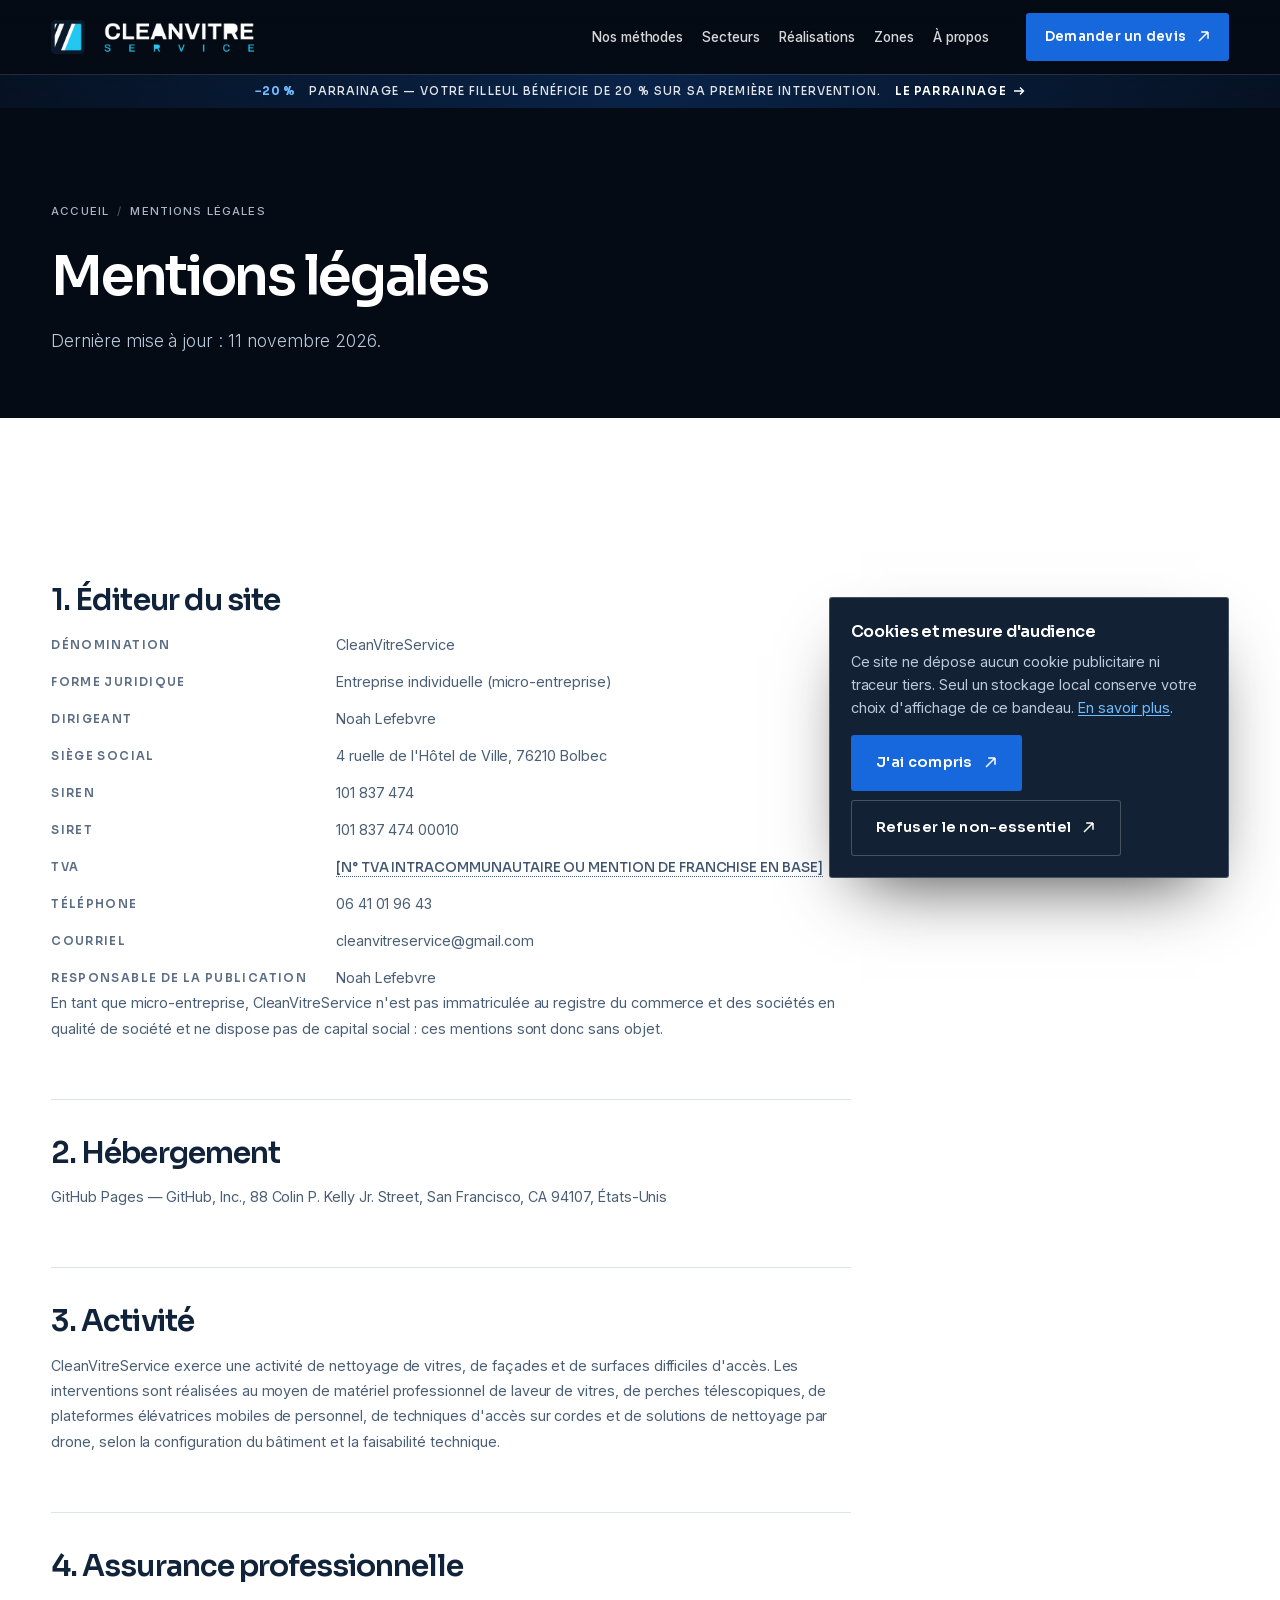
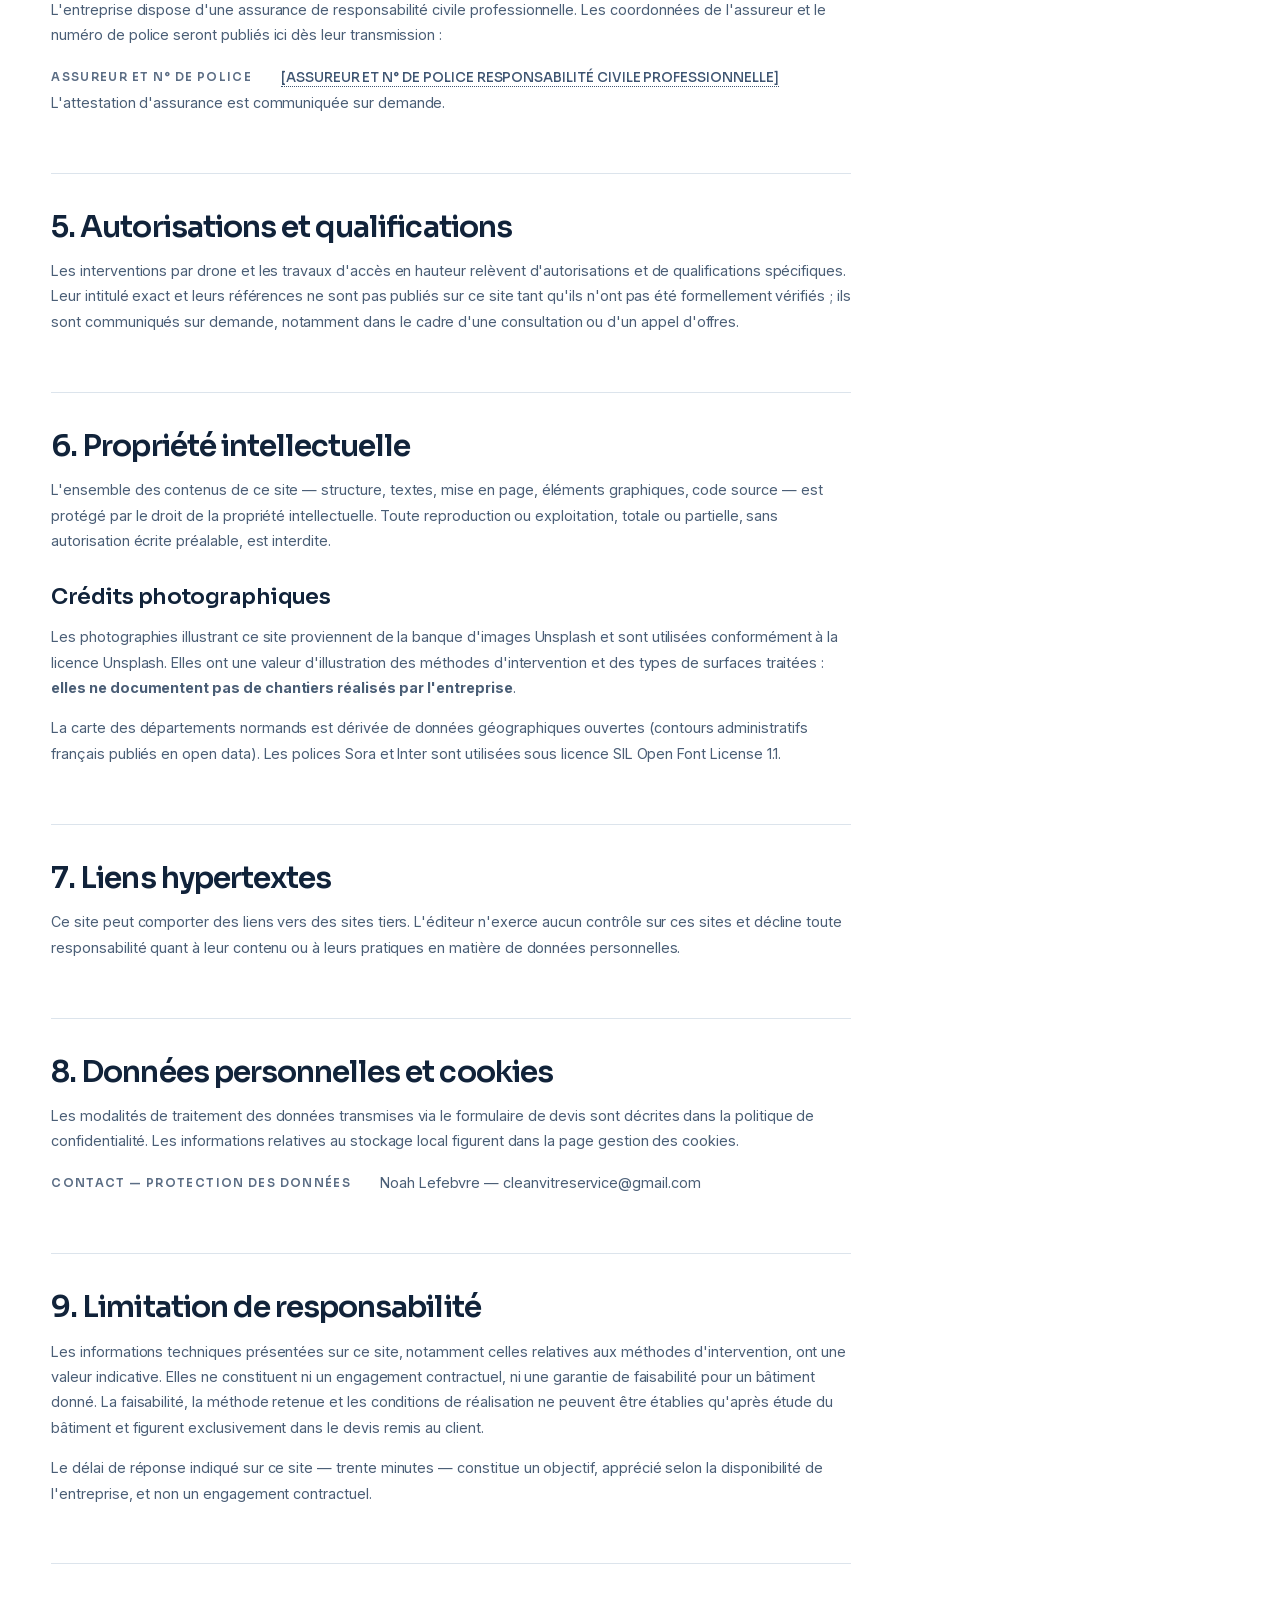
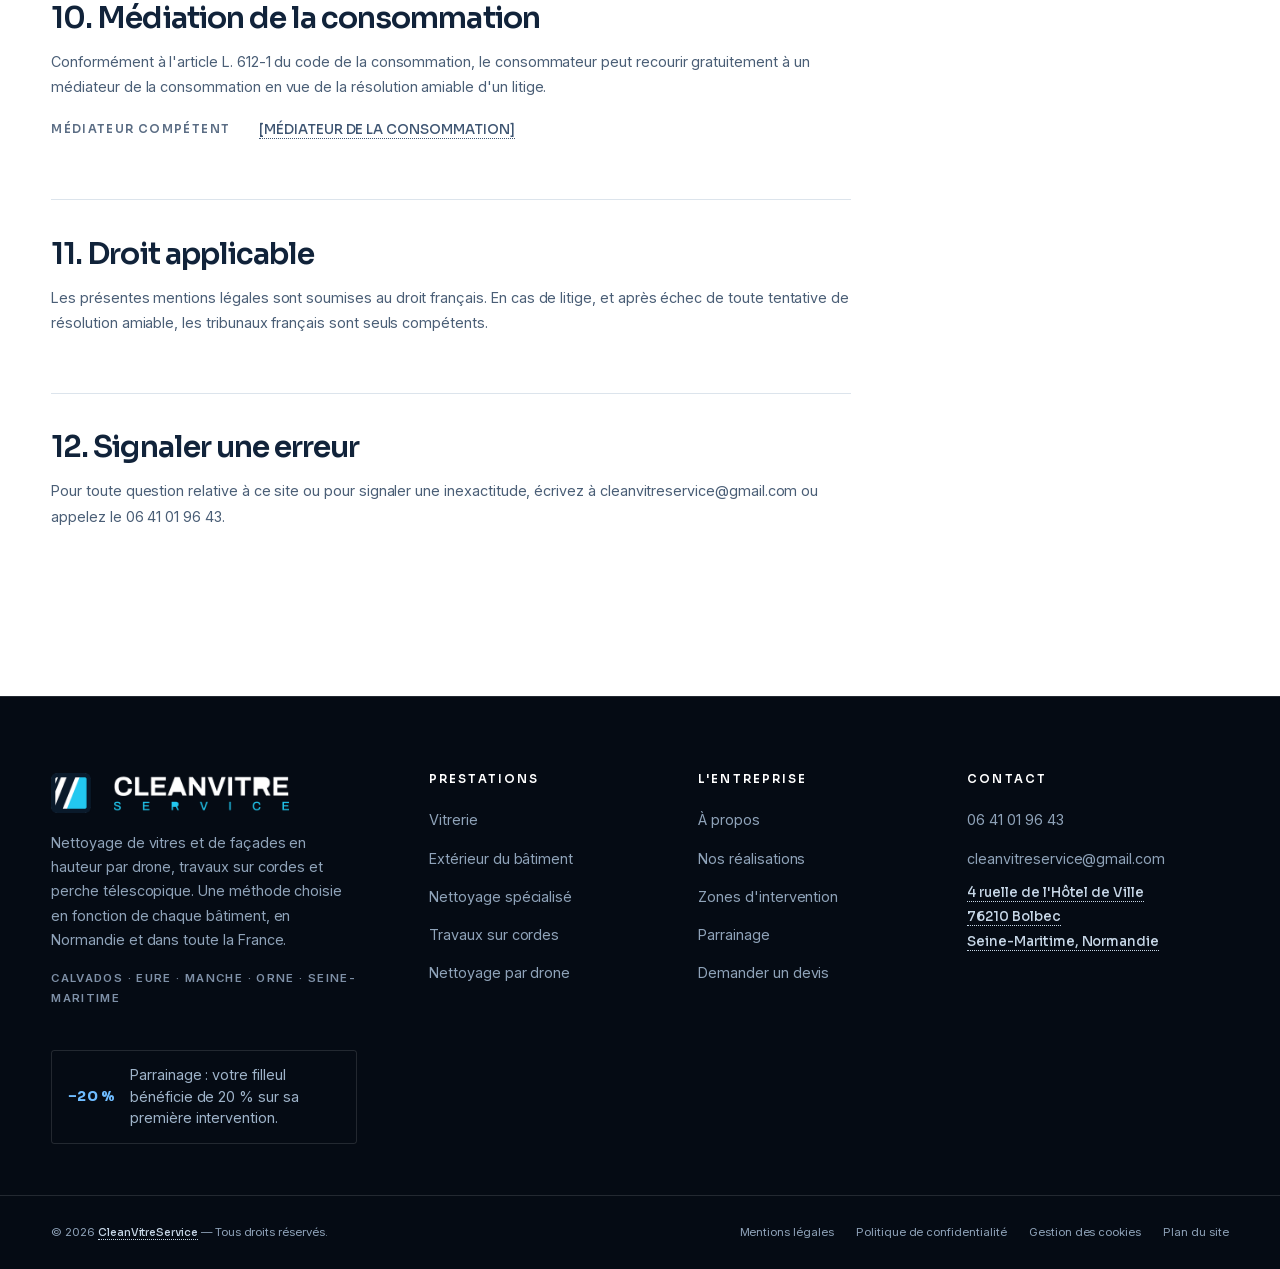
<file: docs/mentions-legales.html>
<!DOCTYPE html>
<html lang="fr">
<head>
<meta charset="utf-8">
<meta name="viewport" content="width=device-width,initial-scale=1">
<title>Mentions légales | CleanVitreService</title>
<meta name="description" content="Mentions légales de CleanVitreService, micro-entreprise établie à Bolbec : éditeur, SIREN, SIRET, hébergement, propriété intellectuelle et médiation.">
<link rel="canonical" href="https://youssefde143-collab.github.io/nettoyage-hauteur-normandie/mentions-legales/">
<meta name="robots" content="noindex,nofollow">
<meta name="theme-color" content="#050B14">
<meta name="format-detection" content="telephone=no">
<meta property="og:type" content="article">
<meta property="og:site_name" content="CleanVitreService">
<meta property="og:locale" content="fr_FR">
<meta property="og:title" content="Mentions légales | CleanVitreService">
<meta property="og:description" content="Mentions légales de CleanVitreService, micro-entreprise établie à Bolbec : éditeur, SIREN, SIRET, hébergement, propriété intellectuelle et médiation.">
<meta property="og:url" content="https://youssefde143-collab.github.io/nettoyage-hauteur-normandie/mentions-legales/">
<meta property="og:image" content="https://youssefde143-collab.github.io/nettoyage-hauteur-normandie/assets/img/hero-facade-verre-1200.webp">
<meta property="og:image:width" content="1200">
<meta property="og:image:height" content="1829">
<meta name="twitter:card" content="summary_large_image">
<meta name="twitter:title" content="Mentions légales | CleanVitreService">
<meta name="twitter:description" content="Mentions légales de CleanVitreService, micro-entreprise établie à Bolbec : éditeur, SIREN, SIRET, hébergement, propriété intellectuelle et médiation.">
<meta name="twitter:image" content="https://youssefde143-collab.github.io/nettoyage-hauteur-normandie/assets/img/hero-facade-verre-1200.webp">
<link rel="preconnect" href="index.html" crossorigin>
<link rel="preload" href="assets/fonts/sora-latin.woff2" as="font" type="font/woff2" crossorigin>
<link rel="preload" href="assets/fonts/inter-latin.woff2" as="font" type="font/woff2" crossorigin>
<script>document.documentElement.className+=" js"</script>

<link rel="stylesheet" href="assets/css/site.css?v=e2828141d2209712">
<link rel="icon" href="assets/img/logo-cvs-icone-192.png" type="image/png" sizes="192x192">
<link rel="apple-touch-icon" href="assets/img/logo-cvs-icone-512.png">
<script type="application/ld+json">{"@context":"https://schema.org","@graph":[{"@type":["Organization","LocalBusiness"],"@id":"https://youssefde143-collab.github.io/nettoyage-hauteur-normandie/#organisation","name":"CleanVitreService","url":"https://youssefde143-collab.github.io/nettoyage-hauteur-normandie/","description":"Nettoyage de vitres, de façades et de surfaces difficiles d'accès. Matériel conventionnel, perches télescopiques, travaux sur cordes et drone. Bolbec, Normandie.","founder":{"@type":"Person","name":"Noah Lefebvre"},"address":{"@type":"PostalAddress","streetAddress":"4 ruelle de l'Hôtel de Ville","postalCode":"76210","addressLocality":"Bolbec","addressRegion":"Normandie","addressCountry":"FR"},"telephone":"+33641019643","email":"cleanvitreservice@gmail.com","identifier":[{"@type":"PropertyValue","name":"SIREN","value":"101837474"},{"@type":"PropertyValue","name":"SIRET","value":"10183747400010"}],"areaServed":[{"@type":"AdministrativeArea","name":"Normandie"},{"@type":"City","name":"Bolbec"},{"@type":"Country","name":"France"}],"knowsAbout":["Nettoyage de vitres","Nettoyage de façades","Nettoyage de vérandas et verrières","Nettoyage de panneaux solaires","Travaux sur cordes","Perche télescopique","Nettoyage par drone"]},{"@type":"WebSite","@id":"https://youssefde143-collab.github.io/nettoyage-hauteur-normandie/#site","url":"https://youssefde143-collab.github.io/nettoyage-hauteur-normandie/","name":"CleanVitreService","inLanguage":"fr-FR","publisher":{"@id":"https://youssefde143-collab.github.io/nettoyage-hauteur-normandie/#organisation"}},{"@type":"BreadcrumbList","itemListElement":[{"@type":"ListItem","position":1,"name":"Accueil","item":"https://youssefde143-collab.github.io/nettoyage-hauteur-normandie/"},{"@type":"ListItem","position":2,"name":"Mentions légales | CleanVitreService","item":"https://youssefde143-collab.github.io/nettoyage-hauteur-normandie/mentions-legales/"}]}]}</script>
</head>
<body class="a-promo">
<a class="skip" href="#principal">Aller au contenu principal</a>


<header class="nav nav--promo is-solid" id="entete" data-dark="false">
  <div class="nav__in">
    
  <a class="wm wm--auto" href="index.html">
    <img class="wm__i wm__i--sombre" src="assets/img/logo-cvs-clair-560.png" srcset="assets/img/logo-cvs-clair-560.png 560w, assets/img/logo-cvs-clair-1100.png 1100w"
          sizes="(max-width:420px) 156px, 203px" width="1100" height="184"
          alt="" decoding="async"><img class="wm__i wm__i--clair" src="assets/img/logo-cvs-560.png" srcset="assets/img/logo-cvs-560.png 560w, assets/img/logo-cvs-1100.png 1100w"
          sizes="(max-width:420px) 156px, 203px" width="1100" height="184"
          alt="" decoding="async">
    <span class="sr">CleanVitreService — accueil</span>
  </a>
    <nav class="nav__links" aria-label="Navigation principale"><a href="services.html">Nos méthodes</a><a href="secteurs-dactivite.html">Secteurs</a><a href="realisations.html">Réalisations</a><a href="zones-intervention.html">Zones</a><a href="a-propos.html">À propos</a></nav>
    <div class="nav__cta"><a class="btn  " href="contact.html">Demander un devis<svg class="btn__ar" width="13" height="13" viewBox="0 0 13 13" fill="none" aria-hidden="true"><path d="M2 11 11 2M11 2H4.2M11 2v6.8" stroke="currentColor" stroke-width="1.5"/></svg></a></div>
    <button class="nav__burger" type="button" aria-expanded="false" aria-controls="menu-mobile" aria-label="Ouvrir le menu">
      <span></span><span></span><span></span>
    </button>
  </div>
  
<a class="promo" href="parrainage.html">
  <span class="promo__tag">&minus;20&nbsp;%</span>
  <span class="promo__t">Parrainage &mdash; votre filleul bénéficie de 20&nbsp;% sur sa première intervention.</span>
  <span class="promo__s">Parrainage &middot; 20&nbsp;% pour votre filleul</span>
  <span class="promo__a">Le parrainage<svg width="12" height="12" viewBox="0 0 12 12" fill="none" aria-hidden="true"><path d="M1 6h9.5M7 2.5 10.5 6 7 9.5" stroke="currentColor" stroke-width="1.4"/></svg></span>
</a>
</header>

<div class="mob" id="menu-mobile" hidden>
  <nav class="mob__links" aria-label="Navigation mobile"><a href="index.html" class="" style="--i:0">Accueil</a><a href="services.html" class="" style="--i:1">Nos méthodes</a><a href="nettoyage-par-drone.html" class="mob__sub" style="--i:2">Nettoyage par drone</a><a href="travaux-sur-cordes.html" class="mob__sub" style="--i:3">Travaux sur cordes</a><a href="secteurs-dactivite.html" class="" style="--i:4">Secteurs d'activité</a><a href="realisations.html" class="" style="--i:5">Réalisations</a><a href="zones-intervention.html" class="" style="--i:6">Zones d'intervention</a><a href="a-propos.html" class="" style="--i:7">À propos</a><a href="parrainage.html" class="" style="--i:8">Parrainage</a><a href="contact.html" class="" style="--i:9">Contact</a></nav>
  <div class="mob__foot">
    <a class="btn  " href="contact.html">Demander un devis<svg class="btn__ar" width="13" height="13" viewBox="0 0 13 13" fill="none" aria-hidden="true"><path d="M2 11 11 2M11 2H4.2M11 2v6.8" stroke="currentColor" stroke-width="1.5"/></svg></a>
    <div class="mob__meta">
      <span class="ph">06 41 01 96 43</span>
      <span class="ph">cleanvitreservice@gmail.com</span>
    </div>
  </div>
</div>

<main id="principal">

<section class="phero phero--flat" style="background:var(--ink)">
  <div class="phero__in" style="padding-bottom:var(--s-8)">
    <nav class="crumbs" aria-label="Fil d'Ariane"><a href="index.html">Accueil</a><span>/</span>Mentions légales</nav>
    <h1 style="font-size:clamp(2rem,1.4rem + 2.6vw,3.4rem)">Mentions légales</h1>
    <p class="phero__sub" style="font-size:var(--t-body)">Dernière mise à jour : 11 novembre 2026.</p>
  </div>
</section>

<section class="sec">
  <div class="wrap">
    <div class="legal">
      <h2>1. Éditeur du site</h2>
      <dl>
        <dt>Dénomination</dt><dd>CleanVitreService</dd>
        <dt>Forme juridique</dt><dd>Entreprise individuelle (micro-entreprise)</dd>
        <dt>Dirigeant</dt><dd>Noah Lefebvre</dd>
        <dt>Siège social</dt><dd>4 ruelle de l'Hôtel de Ville, 76210 Bolbec</dd>
        <dt>SIREN</dt><dd>101 837 474</dd>
        <dt>SIRET</dt><dd>101 837 474 00010</dd>
        <dt>TVA</dt><dd><span class="ph">[N° TVA INTRACOMMUNAUTAIRE OU MENTION DE FRANCHISE EN BASE]</span></dd>
        <dt>Téléphone</dt><dd><a href="tel:+33641019643">06 41 01 96 43</a></dd>
        <dt>Courriel</dt><dd><a href="mailto:cleanvitreservice@gmail.com">cleanvitreservice@gmail.com</a></dd>
        <dt>Responsable de la publication</dt><dd>Noah Lefebvre</dd>
      </dl>
      <p>En tant que micro-entreprise, CleanVitreService n'est pas immatriculée au registre du commerce
      et des sociétés en qualité de société et ne dispose pas de capital social : ces mentions sont donc
      sans objet.</p>

      <h2>2. Hébergement</h2>
      <p>GitHub Pages — GitHub, Inc., 88 Colin P. Kelly Jr. Street, San Francisco, CA 94107, États-Unis</p>

      <h2>3. Activité</h2>
      <p>CleanVitreService exerce une activité de nettoyage de vitres, de façades et de surfaces
      difficiles d'accès. Les interventions sont réalisées au moyen de matériel professionnel de laveur de
      vitres, de perches télescopiques, de plateformes élévatrices mobiles de personnel, de techniques
      d'accès sur cordes et de solutions de nettoyage par drone, selon la configuration du bâtiment et la
      faisabilité technique.</p>

      <h2>4. Assurance professionnelle</h2>
      <p>L'entreprise dispose d'une assurance de responsabilité civile professionnelle. Les coordonnées de
      l'assureur et le numéro de police seront publiés ici dès leur transmission :</p>
      <dl><dt>Assureur et n° de police</dt><dd><span class="ph">[ASSUREUR ET N° DE POLICE RESPONSABILITÉ CIVILE PROFESSIONNELLE]</span></dd></dl>
      <p>L'attestation d'assurance est communiquée sur demande.</p>

      <h2>5. Autorisations et qualifications</h2>
      <p>Les interventions par drone et les travaux d'accès en hauteur relèvent d'autorisations et de
      qualifications spécifiques. Leur intitulé exact et leurs références ne sont pas publiés sur ce site
      tant qu'ils n'ont pas été formellement vérifiés ; ils sont communiqués sur demande, notamment dans le
      cadre d'une consultation ou d'un appel d'offres.</p>

      <h2>6. Propriété intellectuelle</h2>
      <p>L'ensemble des contenus de ce site — structure, textes, mise en page, éléments graphiques, code
      source — est protégé par le droit de la propriété intellectuelle. Toute reproduction ou exploitation,
      totale ou partielle, sans autorisation écrite préalable, est interdite.</p>
      <h3>Crédits photographiques</h3>
      <p>Les photographies illustrant ce site proviennent de la banque d'images Unsplash et sont utilisées
      conformément à la licence Unsplash. Elles ont une valeur d'illustration des méthodes d'intervention et
      des types de surfaces traitées : <strong>elles ne documentent pas de chantiers réalisés par
      l'entreprise</strong>.</p>
      <p>La carte des départements normands est dérivée de données géographiques ouvertes (contours
      administratifs français publiés en open data). Les polices Sora et Inter sont utilisées sous licence
      SIL Open Font License 1.1.</p>

      <h2>7. Liens hypertextes</h2>
      <p>Ce site peut comporter des liens vers des sites tiers. L'éditeur n'exerce aucun contrôle sur ces
      sites et décline toute responsabilité quant à leur contenu ou à leurs pratiques en matière de données
      personnelles.</p>

      <h2>8. Données personnelles et cookies</h2>
      <p>Les modalités de traitement des données transmises via le formulaire de devis sont décrites dans la
      <a href="politique-de-confidentialite.html">politique de confidentialité</a>. Les informations relatives
      au stockage local figurent dans la page <a href="gestion-des-cookies.html">gestion des cookies</a>.</p>
      <dl><dt>Contact — protection des données</dt><dd>Noah Lefebvre — cleanvitreservice@gmail.com</dd></dl>

      <h2>9. Limitation de responsabilité</h2>
      <p>Les informations techniques présentées sur ce site, notamment celles relatives aux méthodes
      d'intervention, ont une valeur indicative. Elles ne constituent ni un engagement contractuel, ni une
      garantie de faisabilité pour un bâtiment donné. La faisabilité, la méthode retenue et les conditions
      de réalisation ne peuvent être établies qu'après étude du bâtiment et figurent exclusivement dans le
      devis remis au client.</p>
      <p>Le délai de réponse indiqué sur ce site — trente minutes — constitue un objectif, apprécié selon la
      disponibilité de l'entreprise, et non un engagement contractuel.</p>

      <h2>10. Médiation de la consommation</h2>
      <p>Conformément à l'article L. 612-1 du code de la consommation, le consommateur peut recourir
      gratuitement à un médiateur de la consommation en vue de la résolution amiable d'un litige.</p>
      <dl><dt>Médiateur compétent</dt><dd><span class="ph">[MÉDIATEUR DE LA CONSOMMATION]</span></dd></dl>

      <h2>11. Droit applicable</h2>
      <p>Les présentes mentions légales sont soumises au droit français. En cas de litige, et après échec de
      toute tentative de résolution amiable, les tribunaux français sont seuls compétents.</p>

      <h2>12. Signaler une erreur</h2>
      <p>Pour toute question relative à ce site ou pour signaler une inexactitude, écrivez à
      <a href="mailto:cleanvitreservice@gmail.com">cleanvitreservice@gmail.com</a> ou appelez le
      <a href="tel:+33641019643">06 41 01 96 43</a>.</p>
    </div>
  </div>
</section>

</main>

<footer class="foot">
  <div class="foot__top">
    <div class="foot__brand">
      <div class="foot__logo">
  <div class="wm wm--sombre" >
    <img class="wm__i wm__i--sombre" src="assets/img/logo-cvs-clair-560.png" srcset="assets/img/logo-cvs-clair-560.png 560w, assets/img/logo-cvs-clair-1100.png 1100w"
          sizes="(max-width:420px) 156px, 203px" width="1100" height="184"
          alt="" decoding="async" loading="lazy">
    <span class="sr">CleanVitreService</span>
  </div></div>
      <p>Nettoyage de vitres et de façades en hauteur par drone, travaux sur cordes et perche télescopique. Une méthode choisie en fonction de chaque bâtiment, en Normandie et dans toute la France.</p>
      <p class="foot__zones">Calvados · Eure · Manche · Orne · Seine-Maritime</p>
      <a class="foot__par" href="parrainage.html">
        <b>&minus;20&nbsp;%</b>
        <span>Parrainage : votre filleul bénéficie de 20&nbsp;% sur sa première intervention.</span>
      </a>
    </div>
    
  <div>
    <h3>Prestations</h3>
    <ul>
      <li><a href="services.html#vitrerie">Vitrerie</a></li><li><a href="services.html#exterieur">Extérieur du bâtiment</a></li><li><a href="services.html#specialise">Nettoyage spécialisé</a></li>
      <li><a href="travaux-sur-cordes.html">Travaux sur cordes</a></li><li><a href="nettoyage-par-drone.html">Nettoyage par drone</a></li>
    </ul>
  </div>
  <div>
    <h3>L'entreprise</h3>
    <ul>
      <li><a href="a-propos.html">À propos</a></li>
      <li><a href="realisations.html">Nos réalisations</a></li>
      <li><a href="zones-intervention.html">Zones d'intervention</a></li>
      <li><a href="parrainage.html">Parrainage</a></li>
      <li><a href="contact.html">Demander un devis</a></li>
    </ul>
  </div>
  <div>
    <h3>Contact</h3>
    <ul>
      <li><a href="tel:+33641019643">06 41 01 96 43</a></li>
      <li><a href="mailto:cleanvitreservice@gmail.com">cleanvitreservice@gmail.com</a></li>
      <li><span class="ph">4 ruelle de l'Hôtel de Ville<br>76210 Bolbec<br>Seine-Maritime, Normandie</span></li>
      
    </ul>
  </div>
  </div>
  <div class="foot__legal">
    <div>
      <span>© 2026 <span class="ph">CleanVitreService</span> — Tous droits réservés.</span>
      <nav aria-label="Liens légaux">
        <a href="mentions-legales.html">Mentions légales</a>
        <a href="politique-de-confidentialite.html">Politique de confidentialité</a>
        <a href="gestion-des-cookies.html">Gestion des cookies</a>
        <a href="plan-du-site.html">Plan du site</a>
      </nav>
    </div>
  </div>
</footer>

<div class="mbar" id="barre-mobile">
  <a class="btn btn--on-dark" href="tel:+33641019643">Appeler</a>
  <a class="btn" href="contact.html">Demander un devis</a>
</div>

<aside class="cookies" id="cookies" role="region" aria-live="polite" aria-label="Gestion des cookies" hidden>
  <div>
    <b>Cookies et mesure d'audience</b>
    Ce site ne dépose aucun cookie publicitaire ni traceur tiers. Seul un stockage local conserve votre choix
    d'affichage de ce bandeau. <a href="gestion-des-cookies.html">En savoir plus</a>.
  </div>
  <div class="cookies__act">
    <button class="btn" type="button" data-cookie="ok">J'ai compris<svg class="btn__ar" width="13" height="13" viewBox="0 0 13 13" fill="none" aria-hidden="true"><path d="M2 11 11 2M11 2H4.2M11 2v6.8" stroke="currentColor" stroke-width="1.5"/></svg></button>
    <button class="btn btn--on-dark" type="button" data-cookie="no">Refuser le non-essentiel<svg class="btn__ar" width="13" height="13" viewBox="0 0 13 13" fill="none" aria-hidden="true"><path d="M2 11 11 2M11 2H4.2M11 2v6.8" stroke="currentColor" stroke-width="1.5"/></svg></button>
  </div>
</aside>

<script src="assets/js/site.js?v=e6a8d12e" defer></script>

</body>
</html>
</file>
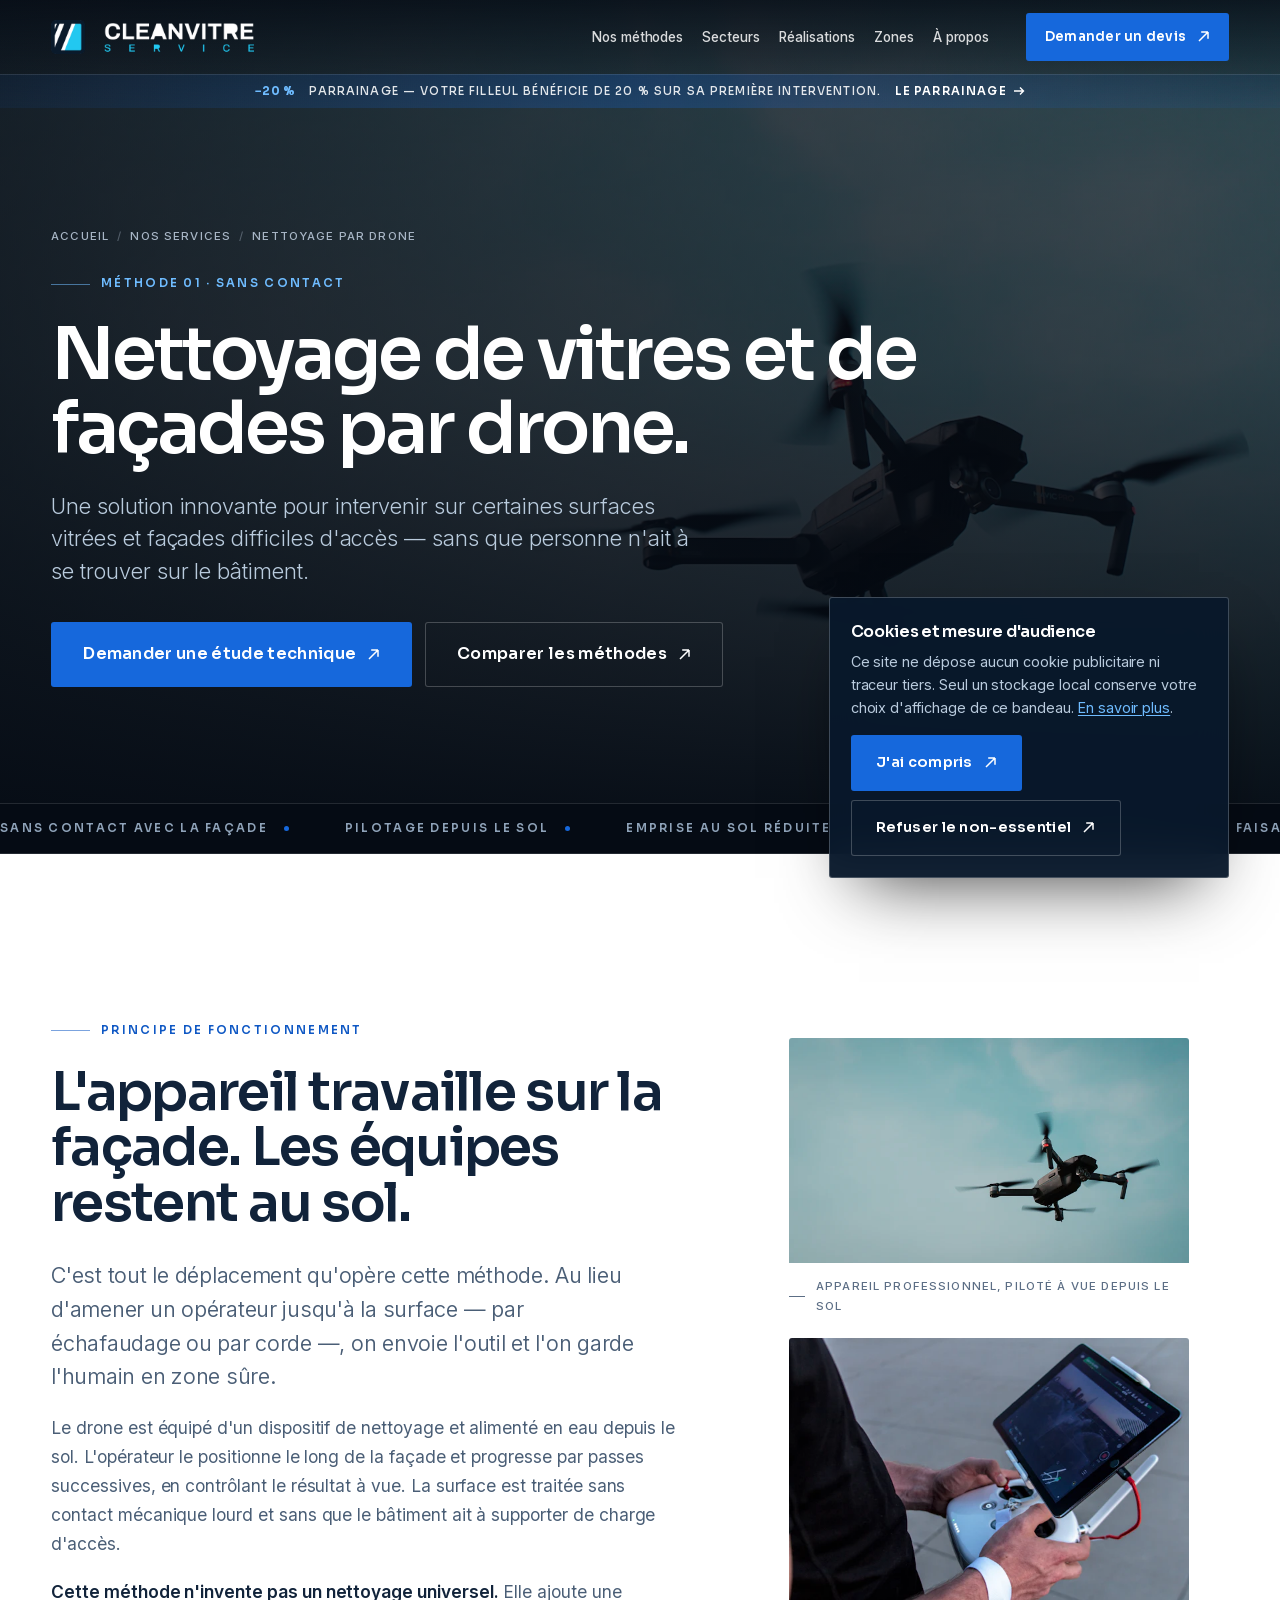
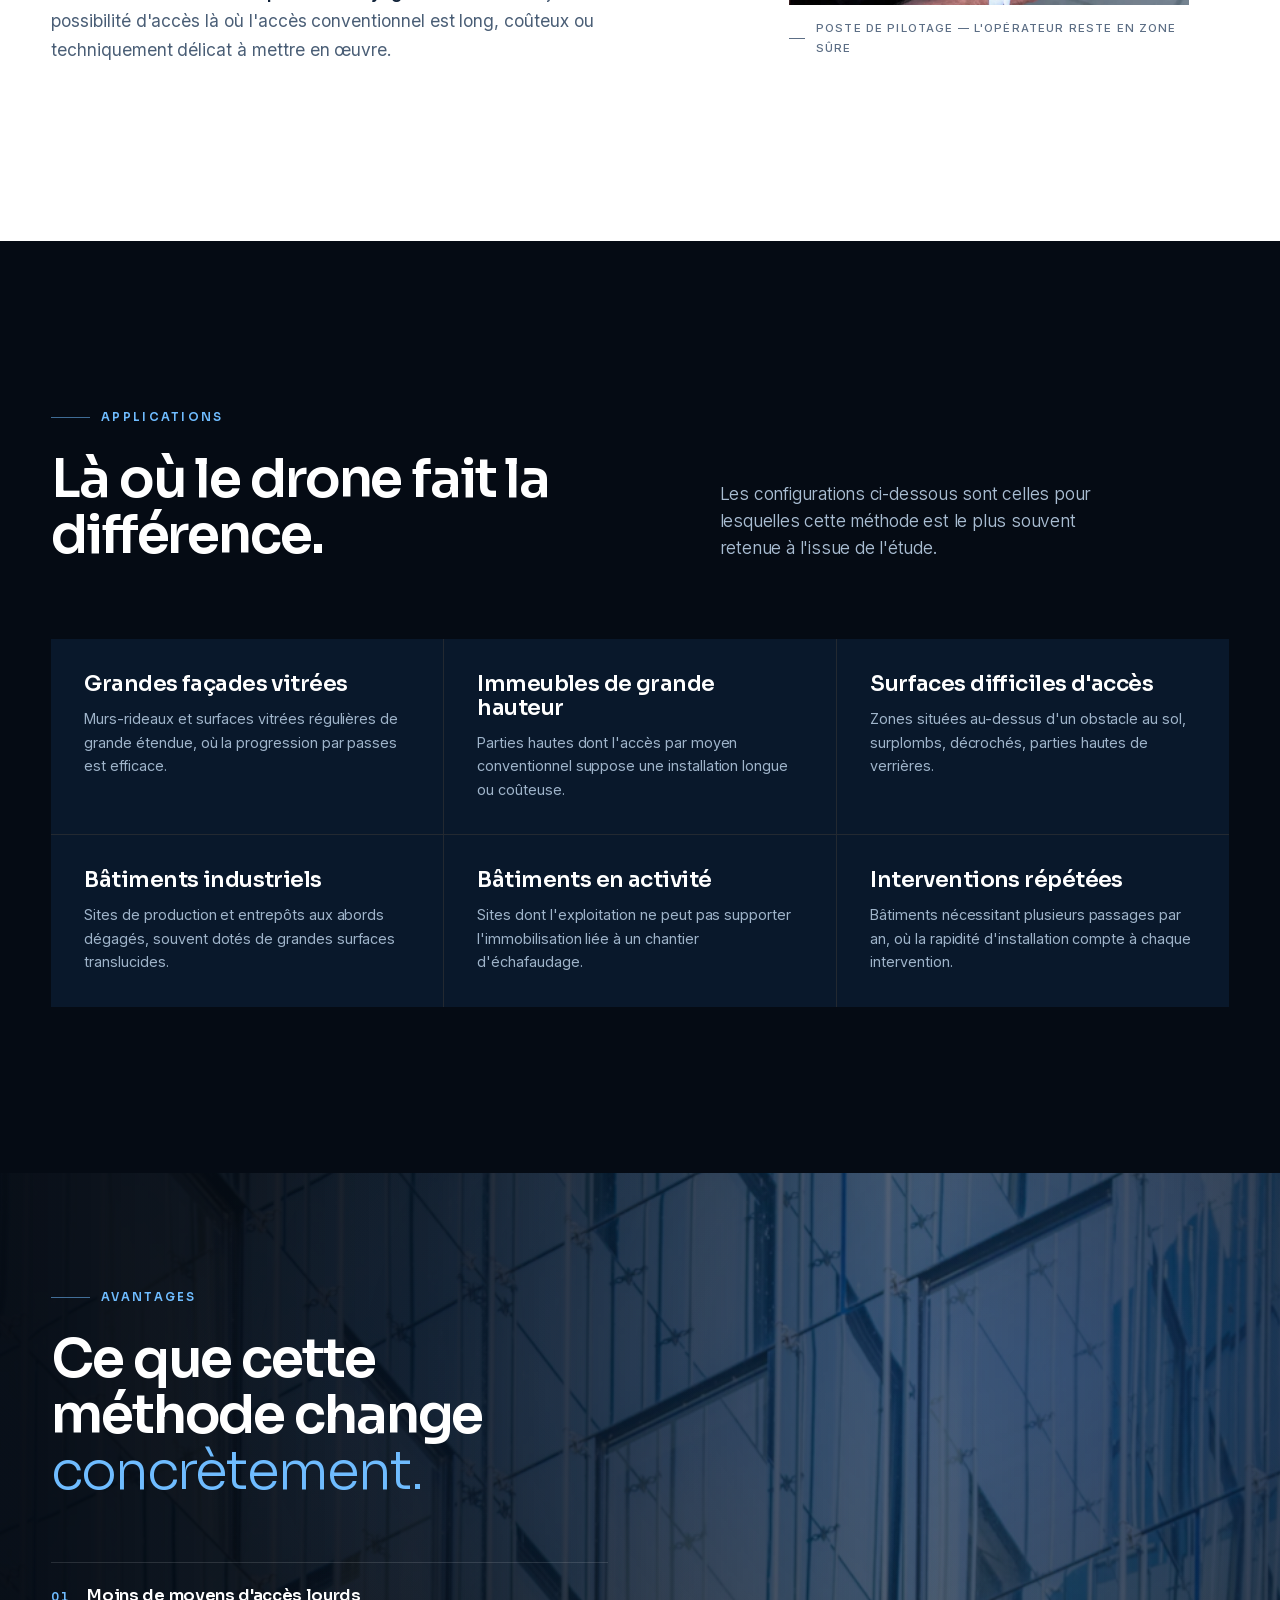
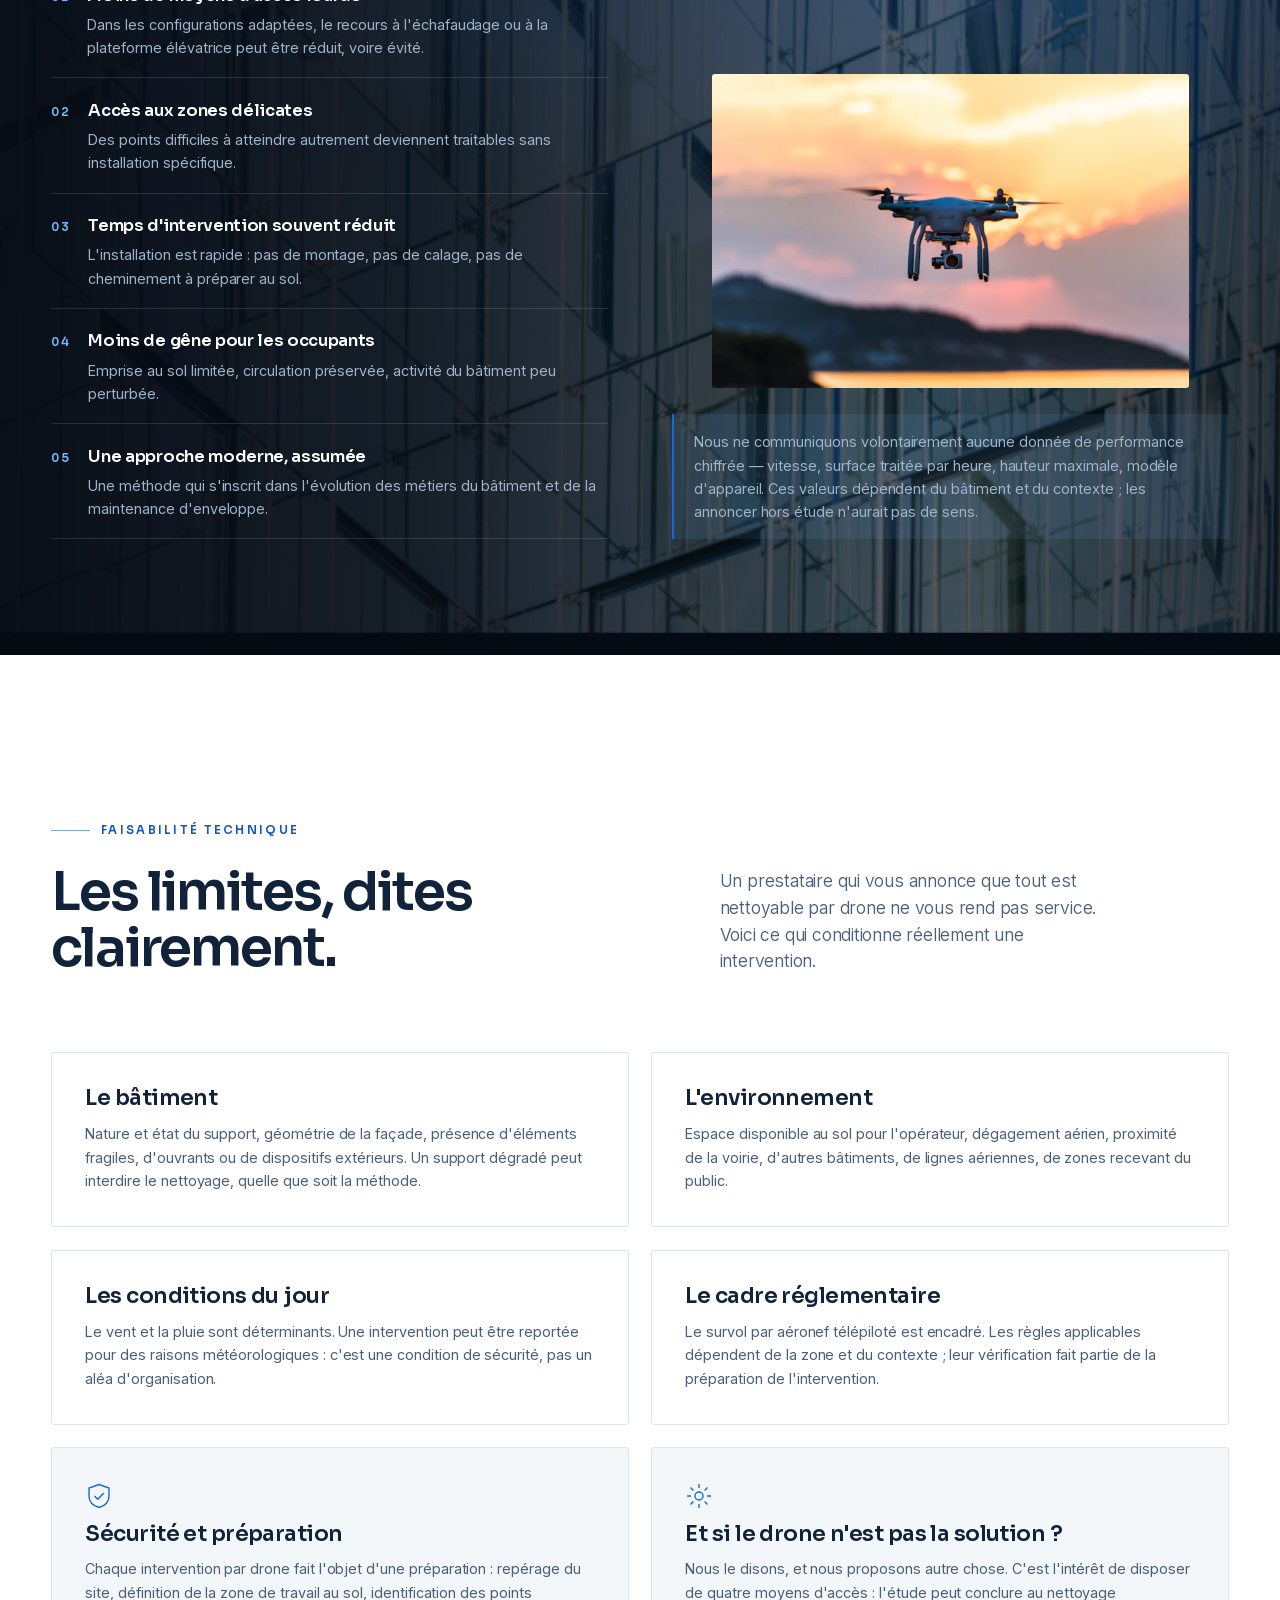
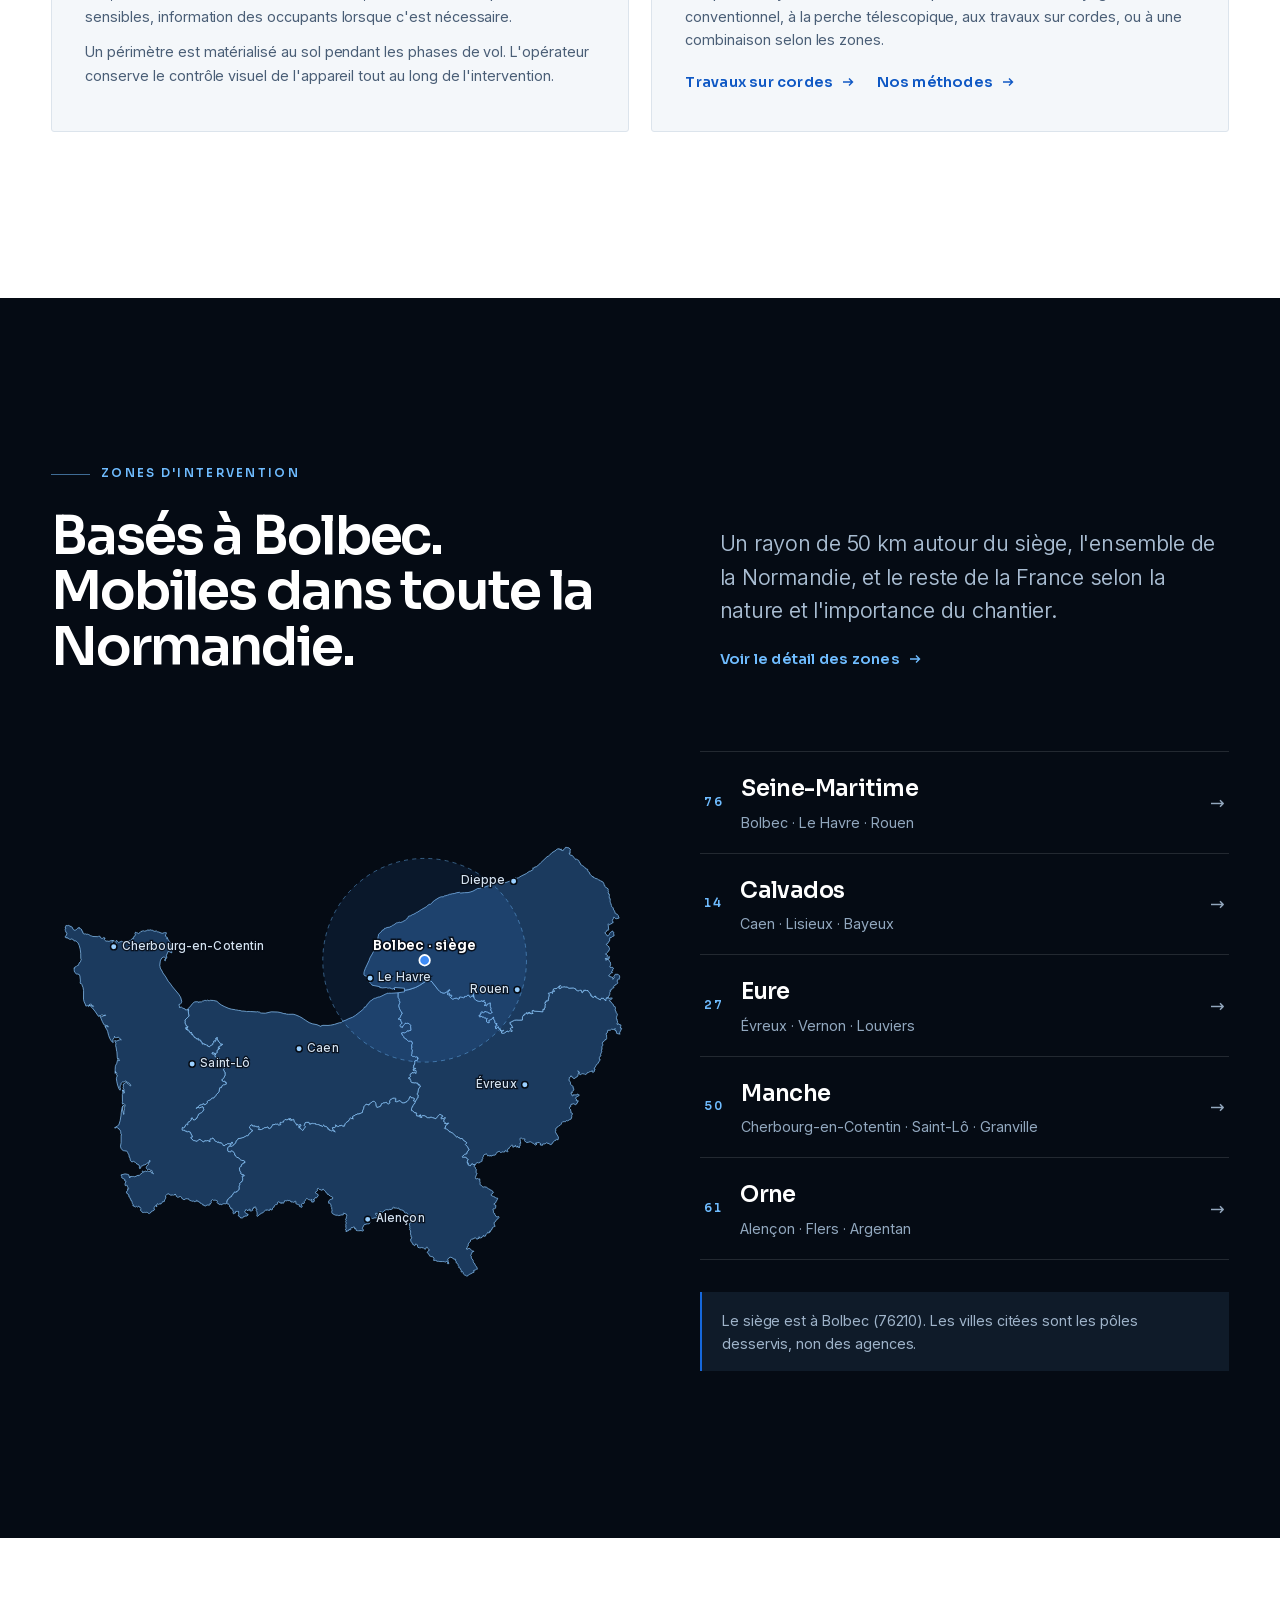
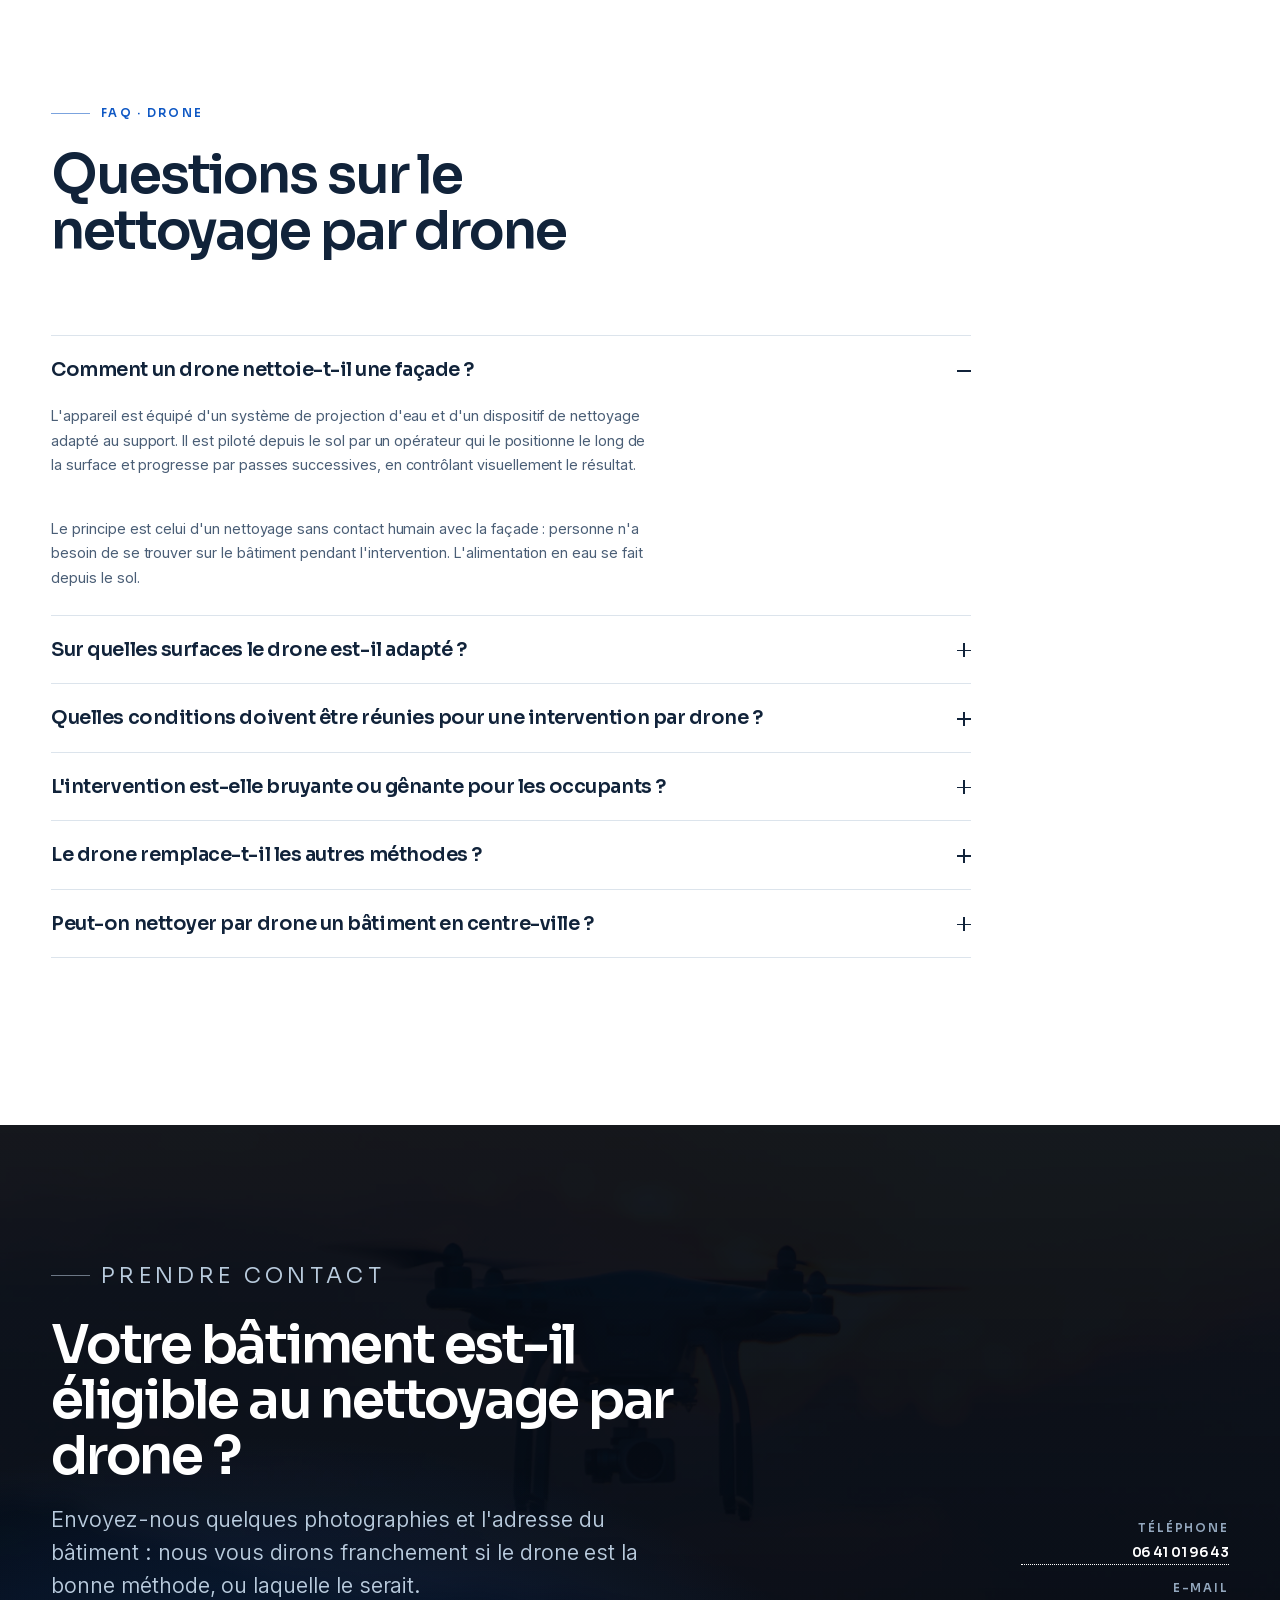
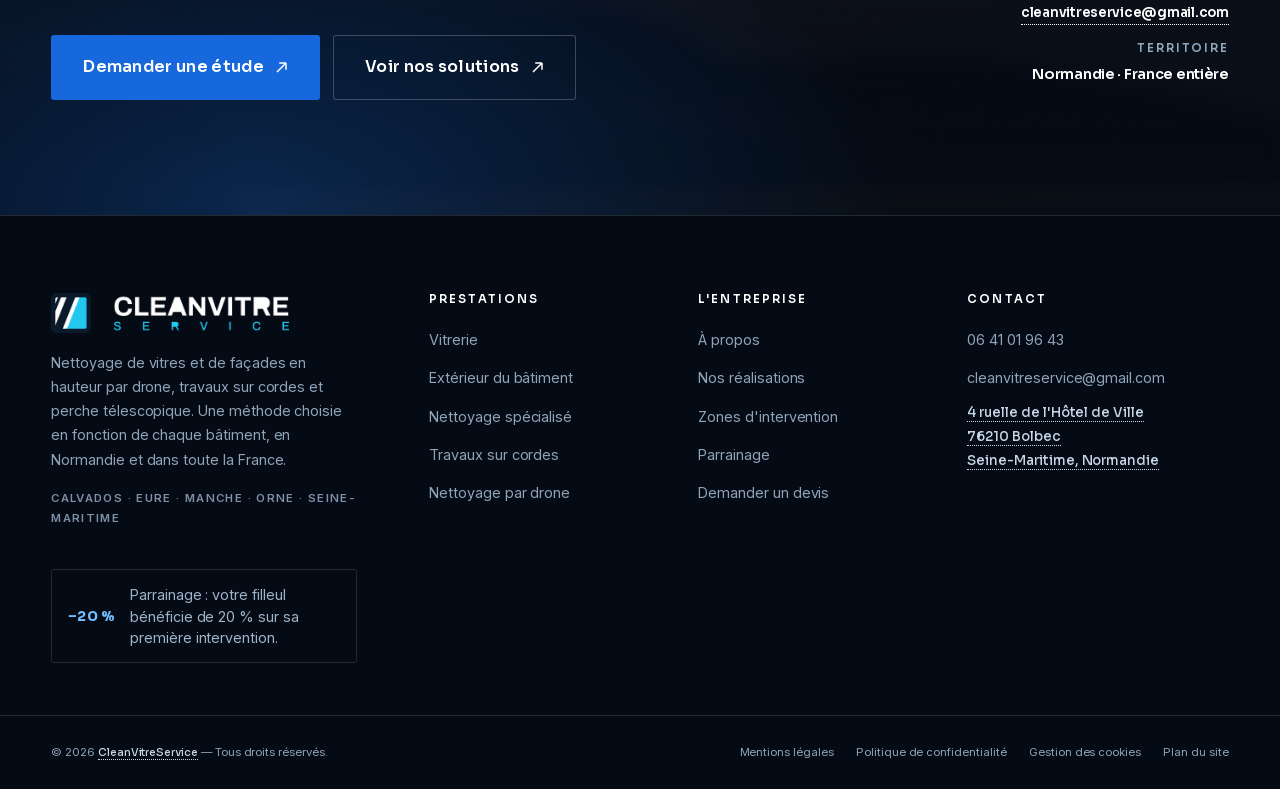
<file: docs/nettoyage-par-drone.html>
<!DOCTYPE html>
<html lang="fr">
<head>
<meta charset="utf-8">
<meta name="viewport" content="width=device-width,initial-scale=1">
<title>Nettoyage de façades par drone | CleanVitreService</title>
<meta name="description" content="Nettoyage par drone de façades vitrées et de surfaces difficiles d'accès : principe, applications, avantages et conditions de faisabilité. Normandie et France entière.">
<link rel="canonical" href="https://youssefde143-collab.github.io/nettoyage-hauteur-normandie/nettoyage-par-drone/">
<meta name="robots" content="noindex,nofollow">
<meta name="theme-color" content="#050B14">
<meta name="format-detection" content="telephone=no">
<meta property="og:type" content="article">
<meta property="og:site_name" content="CleanVitreService">
<meta property="og:locale" content="fr_FR">
<meta property="og:title" content="Nettoyage de façades par drone | CleanVitreService">
<meta property="og:description" content="Nettoyage par drone de façades vitrées et de surfaces difficiles d'accès : principe, applications, avantages et conditions de faisabilité. Normandie et France entière.">
<meta property="og:url" content="https://youssefde143-collab.github.io/nettoyage-hauteur-normandie/nettoyage-par-drone/">
<meta property="og:image" content="https://youssefde143-collab.github.io/nettoyage-hauteur-normandie/assets/img/drone-detail-band-1100.webp">
<meta property="og:image:width" content="1100">
<meta property="og:image:height" content="619">
<meta name="twitter:card" content="summary_large_image">
<meta name="twitter:title" content="Nettoyage de façades par drone | CleanVitreService">
<meta name="twitter:description" content="Nettoyage par drone de façades vitrées et de surfaces difficiles d'accès : principe, applications, avantages et conditions de faisabilité. Normandie et France entière.">
<meta name="twitter:image" content="https://youssefde143-collab.github.io/nettoyage-hauteur-normandie/assets/img/drone-detail-band-1100.webp">
<link rel="preconnect" href="index.html" crossorigin>
<link rel="preload" href="assets/fonts/sora-latin.woff2" as="font" type="font/woff2" crossorigin>
<link rel="preload" href="assets/fonts/inter-latin.woff2" as="font" type="font/woff2" crossorigin>
<script>document.documentElement.className+=" js"</script>

<link rel="stylesheet" href="assets/css/site.css?v=e2828141d2209712">
<link rel="icon" href="assets/img/logo-cvs-icone-192.png" type="image/png" sizes="192x192">
<link rel="apple-touch-icon" href="assets/img/logo-cvs-icone-512.png">
<script type="application/ld+json">{"@context":"https://schema.org","@graph":[{"@type":["Organization","LocalBusiness"],"@id":"https://youssefde143-collab.github.io/nettoyage-hauteur-normandie/#organisation","name":"CleanVitreService","url":"https://youssefde143-collab.github.io/nettoyage-hauteur-normandie/","description":"Nettoyage de vitres, de façades et de surfaces difficiles d'accès. Matériel conventionnel, perches télescopiques, travaux sur cordes et drone. Bolbec, Normandie.","founder":{"@type":"Person","name":"Noah Lefebvre"},"address":{"@type":"PostalAddress","streetAddress":"4 ruelle de l'Hôtel de Ville","postalCode":"76210","addressLocality":"Bolbec","addressRegion":"Normandie","addressCountry":"FR"},"telephone":"+33641019643","email":"cleanvitreservice@gmail.com","identifier":[{"@type":"PropertyValue","name":"SIREN","value":"101837474"},{"@type":"PropertyValue","name":"SIRET","value":"10183747400010"}],"areaServed":[{"@type":"AdministrativeArea","name":"Normandie"},{"@type":"City","name":"Bolbec"},{"@type":"Country","name":"France"}],"knowsAbout":["Nettoyage de vitres","Nettoyage de façades","Nettoyage de vérandas et verrières","Nettoyage de panneaux solaires","Travaux sur cordes","Perche télescopique","Nettoyage par drone"]},{"@type":"WebSite","@id":"https://youssefde143-collab.github.io/nettoyage-hauteur-normandie/#site","url":"https://youssefde143-collab.github.io/nettoyage-hauteur-normandie/","name":"CleanVitreService","inLanguage":"fr-FR","publisher":{"@id":"https://youssefde143-collab.github.io/nettoyage-hauteur-normandie/#organisation"}},{"@type":"BreadcrumbList","itemListElement":[{"@type":"ListItem","position":1,"name":"Accueil","item":"https://youssefde143-collab.github.io/nettoyage-hauteur-normandie/"},{"@type":"ListItem","position":2,"name":"Nettoyage de façades par drone | CleanVitreService","item":"https://youssefde143-collab.github.io/nettoyage-hauteur-normandie/nettoyage-par-drone/"}]},{"@type":"Service","name":"Nettoyage de façades par drone","serviceType":"Nettoyage de façades par aéronef télépiloté","description":"Nettoyage sans contact de façades vitrées et de surfaces en hauteur difficiles d'accès au moyen d'un drone professionnel piloté depuis le sol.","provider":{"@id":"https://youssefde143-collab.github.io/nettoyage-hauteur-normandie/#organisation"},"areaServed":[{"@type":"AdministrativeArea","name":"Normandie"},{"@type":"Country","name":"France"}]},{"@type":"FAQPage","mainEntity":[{"@type":"Question","name":"Comment un drone nettoie-t-il une façade ?","acceptedAnswer":{"@type":"Answer","text":"L'appareil est équipé d'un système de projection d'eau et d'un dispositif de nettoyage adapté au support. Il est piloté depuis le sol par un opérateur qui le positionne le long de la surface et progresse par passes successives, en contrôlant visuellement le résultat. Le principe est celui d'un nettoyage sans contact humain avec la façade : personne n'a besoin de se trouver sur le bâtiment pendant l'intervention. L'alimentation en eau se fait depuis le sol."}},{"@type":"Question","name":"Sur quelles surfaces le drone est-il adapté ?","acceptedAnswer":{"@type":"Answer","text":"Il donne les meilleurs résultats sur les grandes surfaces vitrées régulières et peu accidentées : murs-rideaux, façades entièrement vitrées, allèges, parties hautes de verrières. Les bardages et panneaux de façade en bon état peuvent également être traités, après vérification du support. À l'inverse, les géométries très découpées, les encadrements profonds, les angles rentrants et les salissures fortement incrustées sont mieux traités au contact, donc sur cordes. C'est la raison pour laquelle nous combinons parfois les deux méthodes sur un même bâtiment."}},{"@type":"Question","name":"Quelles conditions doivent être réunies pour une intervention par drone ?","acceptedAnswer":{"@type":"Answer","text":"Plusieurs familles de conditions entrent en jeu. Côté bâtiment : la nature et l'état du support, la géométrie de la façade, la présence d'éléments fragiles ou d'ouvrants. Côté environnement : l'espace disponible au sol pour l'opérateur et le matériel, le dégagement aérien, la proximité d'autres bâtiments, de la voirie ou de lignes aériennes. S'y ajoutent les conditions du jour — le vent et la pluie, en particulier — et le cadre réglementaire applicable au survol de la zone concernée. L'ensemble de ces points est vérifié pendant l'étude, avant tout engagement."}},{"@type":"Question","name":"L'intervention est-elle bruyante ou gênante pour les occupants ?","acceptedAnswer":{"@type":"Answer","text":"Un drone de cette catégorie produit un bruit perceptible pendant ses passages, comparable à celui d'un équipement de chantier léger. Il reste généralement plus court et plus localisé qu'un chantier d'échafaudage. L'avantage principal pour les occupants est l'absence d'installation lourde : pas d'échafaudage à monter, emprise au sol réduite, durée de présence limitée sur le site. Les fenêtres doivent en revanche rester fermées pendant les passes, ce qui est signalé en amont."}},{"@type":"Question","name":"Le drone remplace-t-il les autres méthodes ?","acceptedAnswer":{"@type":"Answer","text":"Non. C'est une méthode supplémentaire, pas une méthode de remplacement. Elle élargit le champ de ce que nous pouvons traiter et, dans les configurations qui s'y prêtent, simplifie l'organisation du chantier. Un grand nombre de bâtiments continuent à relever des travaux sur cordes ou de la perche télescopique, soit parce que l'environnement ne permet pas le vol, soit parce que le travail au contact est nécessaire pour obtenir le résultat attendu."}},{"@type":"Question","name":"Peut-on nettoyer par drone un bâtiment en centre-ville ?","acceptedAnswer":{"@type":"Answer","text":"Cela dépend entièrement du contexte. Un bâtiment dense, entouré de voirie circulée, de terrasses ou d'autres immeubles proches, laisse peu de dégagement et peut relever d'un cadre réglementaire plus contraignant pour le survol. Nous examinons ces aspects au cas par cas. Lorsque le drone n'est pas déployable dans de bonnes conditions, les travaux sur cordes constituent généralement la réponse adaptée en milieu urbain dense."}}]}]}</script>
</head>
<body class="a-promo">
<a class="skip" href="#principal">Aller au contenu principal</a>


<header class="nav nav--promo" id="entete" data-dark="true">
  <div class="nav__in">
    
  <a class="wm wm--auto" href="index.html">
    <img class="wm__i wm__i--sombre" src="assets/img/logo-cvs-clair-560.png" srcset="assets/img/logo-cvs-clair-560.png 560w, assets/img/logo-cvs-clair-1100.png 1100w"
          sizes="(max-width:420px) 156px, 203px" width="1100" height="184"
          alt="" decoding="async"><img class="wm__i wm__i--clair" src="assets/img/logo-cvs-560.png" srcset="assets/img/logo-cvs-560.png 560w, assets/img/logo-cvs-1100.png 1100w"
          sizes="(max-width:420px) 156px, 203px" width="1100" height="184"
          alt="" decoding="async">
    <span class="sr">CleanVitreService — accueil</span>
  </a>
    <nav class="nav__links" aria-label="Navigation principale"><a href="services.html">Nos méthodes</a><a href="secteurs-dactivite.html">Secteurs</a><a href="realisations.html">Réalisations</a><a href="zones-intervention.html">Zones</a><a href="a-propos.html">À propos</a></nav>
    <div class="nav__cta"><a class="btn  " href="contact.html">Demander un devis<svg class="btn__ar" width="13" height="13" viewBox="0 0 13 13" fill="none" aria-hidden="true"><path d="M2 11 11 2M11 2H4.2M11 2v6.8" stroke="currentColor" stroke-width="1.5"/></svg></a></div>
    <button class="nav__burger" type="button" aria-expanded="false" aria-controls="menu-mobile" aria-label="Ouvrir le menu">
      <span></span><span></span><span></span>
    </button>
  </div>
  
<a class="promo" href="parrainage.html">
  <span class="promo__tag">&minus;20&nbsp;%</span>
  <span class="promo__t">Parrainage &mdash; votre filleul bénéficie de 20&nbsp;% sur sa première intervention.</span>
  <span class="promo__s">Parrainage &middot; 20&nbsp;% pour votre filleul</span>
  <span class="promo__a">Le parrainage<svg width="12" height="12" viewBox="0 0 12 12" fill="none" aria-hidden="true"><path d="M1 6h9.5M7 2.5 10.5 6 7 9.5" stroke="currentColor" stroke-width="1.4"/></svg></span>
</a>
</header>

<div class="mob" id="menu-mobile" hidden>
  <nav class="mob__links" aria-label="Navigation mobile"><a href="index.html" class="" style="--i:0">Accueil</a><a href="services.html" class="" style="--i:1">Nos méthodes</a><a href="nettoyage-par-drone.html" class="mob__sub" style="--i:2" aria-current="page">Nettoyage par drone</a><a href="travaux-sur-cordes.html" class="mob__sub" style="--i:3">Travaux sur cordes</a><a href="secteurs-dactivite.html" class="" style="--i:4">Secteurs d'activité</a><a href="realisations.html" class="" style="--i:5">Réalisations</a><a href="zones-intervention.html" class="" style="--i:6">Zones d'intervention</a><a href="a-propos.html" class="" style="--i:7">À propos</a><a href="parrainage.html" class="" style="--i:8">Parrainage</a><a href="contact.html" class="" style="--i:9">Contact</a></nav>
  <div class="mob__foot">
    <a class="btn  " href="contact.html">Demander un devis<svg class="btn__ar" width="13" height="13" viewBox="0 0 13 13" fill="none" aria-hidden="true"><path d="M2 11 11 2M11 2H4.2M11 2v6.8" stroke="currentColor" stroke-width="1.5"/></svg></a>
    <div class="mob__meta">
      <span class="ph">06 41 01 96 43</span>
      <span class="ph">cleanvitreservice@gmail.com</span>
    </div>
  </div>
</div>

<main id="principal">

<section class="phero">
  <div class="phero__media"><img src="assets/img/drone-detail-band-1600.webp" srcset="assets/img/drone-detail-band-760.webp 760w, assets/img/drone-detail-band-1100.webp 1100w, assets/img/drone-detail-band-1600.webp 1600w" sizes="100vw"
    width="1600" height="900" alt="Drone quadrirotor professionnel vu de près" class=""
    loading="eager" fetchpriority="high" decoding="sync"></div>
  <div class="phero__in">
    <nav class="crumbs" aria-label="Fil d'Ariane"><a href="index.html">Accueil</a><span>/</span><a href="services.html">Nos services</a><span>/</span>Nettoyage par drone</nav>
    <p class="eyebrow">Méthode 01 · Sans contact</p>
    <h1>Nettoyage de vitres et de façades par drone.</h1>
    <p class="phero__sub">Une solution innovante pour intervenir sur certaines surfaces vitrées et façades difficiles d'accès — sans que personne n'ait à se trouver sur le bâtiment.</p>
    <div class="btn-row" style="margin-top:2.2rem"><a class="btn  btn--lg" href="contact.html">Demander une étude technique<svg class="btn__ar" width="13" height="13" viewBox="0 0 13 13" fill="none" aria-hidden="true"><path d="M2 11 11 2M11 2H4.2M11 2v6.8" stroke="currentColor" stroke-width="1.5"/></svg></a><a class="btn btn--on-dark btn--lg" href="services.html">Comparer les méthodes<svg class="btn__ar" width="13" height="13" viewBox="0 0 13 13" fill="none" aria-hidden="true"><path d="M2 11 11 2M11 2H4.2M11 2v6.8" stroke="currentColor" stroke-width="1.5"/></svg></a></div>
  </div>
</section>

<div class="ticker" aria-hidden="true"><div class="ticker__in">
  <span>Sans contact avec la façade</span><span>Pilotage depuis le sol</span><span>Emprise au sol réduite</span><span>Surfaces difficiles d'accès</span><span>Faisabilité étudiée au cas par cas</span>
  <span>Sans contact avec la façade</span><span>Pilotage depuis le sol</span><span>Emprise au sol réduite</span><span>Surfaces difficiles d'accès</span><span>Faisabilité étudiée au cas par cas</span>
</div></div>

<section class="sec" aria-labelledby="d1">
  <div class="wrap">
    <div class="edit edit--7-5 edit--sticky">
      <div class="rv">
        <p class="eyebrow">Principe de fonctionnement</p>
        <h2 id="d1" style="max-width:20ch">L'appareil travaille sur la façade. Les équipes restent au sol.</h2>
        <div class="prose" style="margin-top:1.8rem;max-width:58ch">
          <p class="lead">C'est tout le déplacement qu'opère cette méthode. Au lieu d'amener un opérateur jusqu'à la surface — par échafaudage ou par corde —, on envoie l'outil et l'on garde l'humain en zone sûre.</p>
          <p>Le drone est équipé d'un dispositif de nettoyage et alimenté en eau depuis le sol. L'opérateur le positionne le long de la façade et progresse par passes successives, en contrôlant le résultat à vue. La surface est traitée sans contact mécanique lourd et sans que le bâtiment ait à supporter de charge d'accès.</p>
          <p><strong>Cette méthode n'invente pas un nettoyage universel.</strong> Elle ajoute une possibilité d'accès là où l'accès conventionnel est long, coûteux ou techniquement délicat à mettre en œuvre.</p>
        </div>
      </div>
      <div class="rv" style="--i:1">
        <figure class="edit__fig reveal-img"><img src="assets/img/drone-detail-1200.webp" srcset="assets/img/drone-detail-700.webp 700w, assets/img/drone-detail-1200.webp 1200w" sizes="(max-width:899px) 100vw, 40vw"
    width="1200" height="675" alt="Vue rapprochée d'un drone quadrirotor professionnel" class=""
    loading="lazy" decoding="async"><figcaption>Appareil professionnel, piloté à vue depuis le sol</figcaption></figure>
        <figure class="edit__fig reveal-img" style="margin-top:1.4rem"><img src="assets/img/drone-controller-1000.webp" srcset="assets/img/drone-controller-600.webp 600w, assets/img/drone-controller-1000.webp 1000w" sizes="(max-width:899px) 100vw, 40vw"
    width="1000" height="667" alt="Mains tenant une radiocommande de drone professionnel" class=""
    loading="lazy" decoding="async"><figcaption>Poste de pilotage — l'opérateur reste en zone sûre</figcaption></figure>
      </div>
    </div>
  </div>
</section>

<section class="sec sec--dark" aria-labelledby="d2">
  <div class="wrap">
    <div class="shead rv">
      <div><p class="eyebrow">Applications</p><h2 id="d2">Là où le drone fait la différence.</h2></div>
      <div class="shead__aside"><p class="lead" style="font-size:var(--t-body)">Les configurations ci-dessous sont celles pour lesquelles cette méthode est le plus souvent retenue à l'issue de l'étude.</p></div>
    </div>
    <ul class="vals" data-stagger>
      <li class="rv"><h3>Grandes façades vitrées</h3><p>Murs-rideaux et surfaces vitrées régulières de grande étendue, où la progression par passes est efficace.</p></li>
      <li class="rv"><h3>Immeubles de grande hauteur</h3><p>Parties hautes dont l'accès par moyen conventionnel suppose une installation longue ou coûteuse.</p></li>
      <li class="rv"><h3>Surfaces difficiles d'accès</h3><p>Zones situées au-dessus d'un obstacle au sol, surplombs, décrochés, parties hautes de verrières.</p></li>
      <li class="rv"><h3>Bâtiments industriels</h3><p>Sites de production et entrepôts aux abords dégagés, souvent dotés de grandes surfaces translucides.</p></li>
      <li class="rv"><h3>Bâtiments en activité</h3><p>Sites dont l'exploitation ne peut pas supporter l'immobilisation liée à un chantier d'échafaudage.</p></li>
      <li class="rv"><h3>Interventions répétées</h3><p>Bâtiments nécessitant plusieurs passages par an, où la rapidité d'installation compte à chaque intervention.</p></li>
    </ul>
  </div>
</section>

<section class="show" aria-labelledby="d3">
  <div class="show__bg"><img src="assets/img/facade-detail-1-band-1600.webp" srcset="assets/img/facade-detail-1-band-760.webp 760w, assets/img/facade-detail-1-band-1100.webp 1100w, assets/img/facade-detail-1-band-1600.webp 1600w" sizes="100vw"
    width="1600" height="900" alt="" class="plx"
    loading="lazy" decoding="async"></div>
  <div class="show__in">
    <div class="show__head rv">
      <p class="eyebrow">Avantages</p>
      <h2 id="d3">Ce que cette méthode change<em>concrètement.</em></h2>
    </div>
    <div class="show__body">
      <div class="rv">
        <ul class="spec">
          <li><b>01</b><div><strong>Moins de moyens d'accès lourds</strong><p>Dans les configurations adaptées, le recours à l'échafaudage ou à la plateforme élévatrice peut être réduit, voire évité.</p></div></li>
          <li><b>02</b><div><strong>Accès aux zones délicates</strong><p>Des points difficiles à atteindre autrement deviennent traitables sans installation spécifique.</p></div></li>
          <li><b>03</b><div><strong>Temps d'intervention souvent réduit</strong><p>L'installation est rapide : pas de montage, pas de calage, pas de cheminement à préparer au sol.</p></div></li>
          <li><b>04</b><div><strong>Moins de gêne pour les occupants</strong><p>Emprise au sol limitée, circulation préservée, activité du bâtiment peu perturbée.</p></div></li>
          <li><b>05</b><div><strong>Une approche moderne, assumée</strong><p>Une méthode qui s'inscrit dans l'évolution des métiers du bâtiment et de la maintenance d'enveloppe.</p></div></li>
        </ul>
      </div>
      <div class="rv" style="--i:1">
        <figure class="edit__fig reveal-img"><img src="assets/img/real-12-1200.webp" srcset="assets/img/real-12-700.webp 700w, assets/img/real-12-1200.webp 1200w" sizes="(max-width:959px) 100vw, 46vw"
    width="1200" height="791" alt="Drone professionnel en vol à la lumière dorée du soir" class=""
    loading="lazy" decoding="async"></figure>
        <div class="note" style="margin-top:1.6rem">Nous ne communiquons volontairement aucune donnée de performance chiffrée — vitesse, surface traitée par heure, hauteur maximale, modèle d'appareil. Ces valeurs dépendent du bâtiment et du contexte ; les annoncer hors étude n'aurait pas de sens.</div>
      </div>
    </div>
  </div>
</section>

<section class="sec" aria-labelledby="d4">
  <div class="wrap">
    <div class="shead rv">
      <div><p class="eyebrow">Faisabilité technique</p><h2 id="d4">Les limites, dites clairement.</h2></div>
      <div class="shead__aside"><p class="lead" style="font-size:var(--t-body)">Un prestataire qui vous annonce que tout est nettoyable par drone ne vous rend pas service. Voici ce qui conditionne réellement une intervention.</p></div>
    </div>
    <div class="cards cards--2">
      <div class="card rv"><h3>Le bâtiment</h3><p>Nature et état du support, géométrie de la façade, présence d'éléments fragiles, d'ouvrants ou de dispositifs extérieurs. Un support dégradé peut interdire le nettoyage, quelle que soit la méthode.</p></div>
      <div class="card rv" style="--i:1"><h3>L'environnement</h3><p>Espace disponible au sol pour l'opérateur, dégagement aérien, proximité de la voirie, d'autres bâtiments, de lignes aériennes, de zones recevant du public.</p></div>
      <div class="card rv" style="--i:2"><h3>Les conditions du jour</h3><p>Le vent et la pluie sont déterminants. Une intervention peut être reportée pour des raisons météorologiques : c'est une condition de sécurité, pas un aléa d'organisation.</p></div>
      <div class="card rv" style="--i:3"><h3>Le cadre réglementaire</h3><p>Le survol par aéronef télépiloté est encadré. Les règles applicables dépendent de la zone et du contexte ; leur vérification fait partie de la préparation de l'intervention.</p></div>
    </div>
    <div class="cards cards--2" style="margin-top:1.4rem">
      <div class="card rv" style="background:var(--paper)"><svg class="card__ico" viewBox="0 0 28 28" fill="none" stroke="currentColor" stroke-width="1.4" aria-hidden="true"><path d="M14 2.5 24 6v8c0 6-4.4 9.8-10 11.5C8.4 23.8 4 20 4 14V6l10-3.5Z"/><path d="M9.5 14l3.2 3.2L19 11"/></svg><h3>Sécurité et préparation</h3><p>Chaque intervention par drone fait l'objet d'une préparation : repérage du site, définition de la zone de travail au sol, identification des points sensibles, information des occupants lorsque c'est nécessaire.</p><p>Un périmètre est matérialisé au sol pendant les phases de vol. L'opérateur conserve le contrôle visuel de l'appareil tout au long de l'intervention.</p></div>
      <div class="card rv" style="--i:1;background:var(--paper)"><svg class="card__ico" viewBox="0 0 28 28" fill="none" stroke="currentColor" stroke-width="1.4" aria-hidden="true"><circle cx="14" cy="14" r="4"/><path d="M14 2v4M14 22v4M2 14h4M22 14h4M5.5 5.5l2.9 2.9M19.6 19.6l2.9 2.9M22.5 5.5l-2.9 2.9M8.4 19.6l-2.9 2.9"/></svg><h3>Et si le drone n'est pas la solution ?</h3><p>Nous le disons, et nous proposons autre chose. C'est l'intérêt de disposer de quatre moyens d'accès : l'étude peut conclure au nettoyage conventionnel, à la perche télescopique, aux travaux sur cordes, ou à une combinaison selon les zones.</p><div style="margin-top:.4rem;display:flex;gap:1.4rem;flex-wrap:wrap"><a class="tlink" href="travaux-sur-cordes.html">Travaux sur cordes<svg width="12" height="12" viewBox="0 0 12 12" fill="none" aria-hidden="true"><path d="M1 6h9.5M7 2.5 10.5 6 7 9.5" stroke="currentColor" stroke-width="1.4"/></svg></a><a class="tlink" href="services.html">Nos méthodes<svg width="12" height="12" viewBox="0 0 12 12" fill="none" aria-hidden="true"><path d="M1 6h9.5M7 2.5 10.5 6 7 9.5" stroke="currentColor" stroke-width="1.4"/></svg></a></div></div>
    </div>
  </div>
</section>


<section class="sec sec--dark" aria-labelledby="zones-t" id="zones">
  <div class="wrap">
    <div class="shead rv">
      <div>
        <p class="eyebrow">Zones d'intervention</p>
        <h2 id="zones-t">Basés à Bolbec.<br>Mobiles dans toute la Normandie.</h2>
      </div>
      <div class="shead__aside">
        <p class="lead">Un rayon de 50 km autour du siège, l'ensemble de la Normandie, et le reste de la France selon la nature et l'importance du chantier.</p>
        <a class="tlink" href="zones-intervention.html">Voir le détail des zones<svg width="12" height="12" viewBox="0 0 12 12" fill="none" aria-hidden="true"><path d="M1 6h9.5M7 2.5 10.5 6 7 9.5" stroke="currentColor" stroke-width="1.4"/></svg></a>
      </div>
    </div>
    <div class="zones">
      <div class="rv-line"><svg class="nmap" viewBox="0 0 1000 820" role="img" aria-labelledby="nmap-t nmap-d" xmlns="http://www.w3.org/2000/svg">
<title id="nmap-t">Carte de la Normandie, du siège de Bolbec et des cinq départements</title>
<desc id="nmap-d">Les cinq départements normands — Calvados, Eure, Manche, Orne et Seine-Maritime — le siège de CleanVitreService à Bolbec, le rayon indicatif de 50 kilomètres autour de celui-ci et les principales villes desservies.</desc>
<g class="nmap__deps">
<path class="nmap__dep" id="dep-calvados" data-dep="calvados" data-nom="Calvados" data-code="14" d="M234.3 320.9L235.3 322.5L235.1 320.4L234.5 320.4L234.7 319.0L238.8 314.8L242.1 310.5L244.8 308.2L246.2 307.6L250.6 307.4L251.9 307.7L251.9 308.4L252.8 308.4L252.9 307.8L257.4 307.7L259.1 306.4L261.3 305.9L262.6 305.2L263.8 305.1L266.1 305.6L267.5 304.7L268.7 305.4L270.9 305.6L272.5 305.0L278.0 305.3L283.8 306.6L284.9 307.4L286.1 309.2L291.1 312.8L296.2 315.5L304.4 319.0L309.0 320.2L315.2 321.1L316.0 321.6L317.6 321.5L321.0 322.3L323.4 322.4L326.7 323.5L328.4 323.3L334.0 324.0L334.8 324.4L338.9 324.0L340.4 324.4L341.8 324.2L351.2 324.8L353.6 324.4L354.7 324.9L356.3 325.0L358.0 326.3L360.0 326.8L366.5 327.1L376.7 324.7L387.7 325.0L393.2 326.1L398.3 327.7L402.2 328.1L402.6 328.6L406.4 328.9L414.1 328.8L417.8 329.7L425.1 332.7L431.3 336.3L432.6 337.5L435.6 339.0L436.4 340.0L441.7 343.1L446.8 345.1L455.0 346.7L461.2 349.5L461.4 349.0L465.1 347.8L473.8 348.0L478.4 347.5L485.0 346.1L493.2 343.4L496.3 343.3L498.7 340.9L504.6 338.8L508.6 336.7L516.1 333.8L521.1 330.6L532.1 321.9L536.1 318.0L535.8 317.2L536.3 316.5L537.6 316.8L539.4 314.3L540.2 313.8L540.3 312.9L546.8 305.5L548.2 305.1L551.4 302.6L553.4 301.6L555.0 301.4L558.9 299.8L561.0 299.2L562.5 299.2L573.3 293.8L574.7 293.6L575.2 293.3L575.2 292.8L577.4 293.1L577.8 292.8L582.0 292.9L593.9 292.1L593.8 299.9L595.0 301.4L594.9 302.0L595.9 303.9L595.6 304.9L595.9 306.1L596.9 307.8L596.9 308.8L596.1 310.4L596.1 311.2L595.1 313.2L595.1 314.9L596.1 319.0L597.5 321.9L598.6 323.7L599.9 325.0L599.8 326.3L601.2 326.8L598.9 330.2L598.4 332.0L597.9 332.6L597.9 333.6L596.1 335.7L594.1 336.9L598.7 338.1L598.6 339.1L598.3 339.3L598.6 340.5L598.4 340.9L599.5 341.5L600.4 343.7L600.4 344.2L599.4 345.5L597.0 347.9L597.0 349.3L598.0 350.2L600.4 350.6L600.6 351.1L601.3 351.1L601.7 348.9L603.0 348.1L604.5 346.2L605.3 345.1L605.4 344.2L607.2 344.2L608.4 344.7L608.9 344.1L609.6 344.3L610.4 343.6L610.6 344.1L613.8 346.2L615.9 348.1L615.1 349.3L615.9 355.6L615.6 356.5L613.9 356.5L611.4 358.1L611.0 356.9L606.1 360.2L604.5 360.9L603.5 360.4L599.7 360.9L599.6 361.7L599.9 362.6L600.6 362.8L601.3 364.7L603.1 366.7L604.3 369.4L608.8 372.0L608.7 372.3L611.5 375.1L613.0 374.7L614.9 374.7L616.0 375.4L616.8 374.9L617.1 375.0L617.0 376.7L618.3 377.2L618.6 378.0L617.6 380.0L617.0 382.9L617.5 383.2L617.0 385.2L617.7 385.3L616.7 387.1L617.4 389.0L618.3 390.0L617.5 395.7L617.8 396.7L617.3 397.1L617.5 397.4L616.4 398.3L616.4 399.2L617.8 400.6L619.0 400.6L619.5 401.0L621.6 400.9L622.9 402.2L623.5 401.8L626.0 401.5L626.8 401.9L626.8 403.6L628.2 403.7L628.4 404.3L627.2 404.6L627.5 405.8L626.7 406.2L626.8 407.5L626.4 407.5L626.3 408.4L624.9 408.0L624.0 408.2L624.1 408.6L622.1 409.0L622.4 411.5L621.7 415.3L621.6 415.6L620.4 415.7L620.7 417.1L619.7 420.4L620.2 420.6L620.1 421.2L622.5 421.0L623.9 421.5L623.8 422.0L621.9 422.4L622.0 423.0L619.3 423.7L619.8 424.4L619.8 425.1L621.3 425.4L623.0 425.2L624.1 424.6L624.8 426.9L624.8 427.4L624.3 427.6L624.6 428.4L624.4 430.4L622.0 428.8L621.0 429.5L617.7 428.7L616.7 430.6L616.2 430.4L614.5 431.5L614.5 434.2L615.2 435.5L614.5 435.7L612.5 437.7L612.0 437.5L611.6 438.5L612.6 439.4L613.8 438.5L614.6 439.1L614.2 439.9L615.7 441.9L615.1 442.9L615.6 443.4L615.9 444.5L617.6 445.7L623.6 446.3L623.7 445.7L625.7 446.5L627.0 446.3L627.9 448.7L628.6 448.4L628.8 448.8L627.8 449.2L627.9 449.7L630.7 449.3L631.1 450.2L630.9 451.2L631.7 451.5L631.6 453.4L629.5 455.3L628.6 456.9L627.9 462.5L627.5 463.7L626.8 464.6L626.3 464.6L626.3 465.6L627.1 466.6L628.3 467.0L627.9 471.6L627.7 472.1L627.2 472.0L626.6 472.6L625.7 474.9L625.0 475.2L623.4 478.1L620.0 477.2L620.1 476.0L620.7 475.4L621.5 473.0L618.3 471.8L616.0 471.8L616.2 471.3L615.6 470.5L614.2 469.5L612.0 474.7L608.9 478.4L603.0 481.0L602.5 480.0L600.7 480.5L598.5 478.3L597.5 477.8L597.0 476.7L595.8 476.9L595.1 477.4L593.1 477.6L593.2 478.0L592.0 478.7L591.6 478.5L590.5 478.8L589.6 478.2L588.9 478.3L589.1 477.4L589.7 477.2L589.6 476.1L588.9 475.7L589.9 474.6L589.1 474.6L588.8 474.1L589.5 473.1L588.9 472.3L587.1 472.7L585.2 472.5L583.4 473.2L582.5 473.8L582.3 474.4L581.0 474.4L580.6 474.7L579.8 477.0L579.2 477.4L579.9 480.4L577.5 482.4L575.5 482.0L574.9 481.3L574.7 480.3L573.6 479.6L572.4 479.7L571.4 480.4L568.0 480.7L567.1 481.4L566.0 481.7L566.2 482.3L565.2 482.7L564.0 486.1L560.3 487.7L557.5 488.2L557.2 487.4L556.0 486.4L555.5 481.9L554.9 480.1L552.9 477.9L551.3 477.8L550.8 477.4L549.8 478.7L546.3 481.0L546.2 481.5L544.9 482.1L544.0 484.3L540.5 483.0L538.9 482.9L538.3 484.0L536.5 485.2L535.4 487.0L534.7 490.7L533.2 493.8L532.7 497.0L531.6 497.1L531.2 497.9L526.7 499.2L526.3 499.9L525.9 499.1L525.0 499.3L520.7 501.1L518.3 502.8L516.7 503.3L515.9 503.9L516.7 508.4L515.3 506.3L513.6 507.6L512.5 506.2L511.7 506.8L510.6 507.8L510.9 508.3L510.3 508.8L510.6 509.4L509.6 510.8L504.4 514.6L503.5 515.7L502.2 519.5L501.6 519.7L501.0 520.9L500.8 519.9L499.3 520.7L497.4 519.0L492.7 519.9L491.4 521.1L490.7 520.1L489.5 521.1L487.7 519.4L486.9 518.1L486.2 518.6L487.0 519.4L486.6 519.9L487.1 521.1L486.3 521.8L485.8 521.5L484.6 523.0L483.9 522.6L482.2 522.5L481.3 523.1L482.2 525.5L485.0 528.6L484.9 528.9L486.4 530.0L486.1 530.1L482.7 528.5L482.5 528.7L481.0 527.6L479.9 528.6L478.4 527.7L475.3 526.8L475.6 525.8L474.9 525.4L473.5 525.5L473.0 525.1L473.4 524.1L473.9 523.8L473.2 522.7L469.9 520.7L468.9 521.6L467.0 519.7L467.1 518.8L466.6 518.4L464.9 519.9L464.4 520.9L461.4 519.4L460.0 519.6L459.6 518.3L458.2 518.1L456.9 517.3L455.6 517.7L455.0 517.0L454.5 517.4L454.1 517.2L453.4 517.5L452.9 517.0L452.3 517.2L452.3 515.8L451.9 515.6L451.4 516.1L450.7 516.2L450.1 515.5L449.5 515.5L448.9 516.1L447.2 515.4L446.7 516.1L445.0 515.9L444.0 516.6L443.4 516.1L443.4 516.9L442.7 517.4L440.9 513.8L436.8 513.9L436.0 514.3L435.1 514.1L433.2 519.1L435.4 521.3L434.6 521.9L434.8 522.7L432.1 525.0L431.7 526.6L430.6 527.9L429.0 526.6L428.4 525.6L426.4 524.5L426.0 522.8L424.2 523.1L423.7 522.9L423.7 522.4L424.9 521.5L425.0 520.8L423.6 521.0L423.4 520.7L423.8 520.3L426.2 520.2L427.4 519.6L427.2 518.0L426.2 517.4L425.6 517.5L425.0 518.3L423.5 518.8L423.0 518.7L421.7 517.2L421.0 517.4L420.9 518.8L420.4 518.9L418.5 515.2L415.9 512.8L415.5 512.0L415.4 509.3L414.5 508.8L413.5 509.6L410.7 510.2L410.3 511.0L409.9 510.6L410.9 509.9L410.5 508.4L408.7 507.4L408.5 507.9L407.8 507.9L407.6 508.3L408.7 508.7L408.3 509.7L407.2 509.4L407.1 508.1L406.0 508.2L404.4 509.0L404.3 509.6L403.7 509.2L402.9 509.5L400.7 508.7L398.7 510.7L398.8 511.1L397.9 512.2L398.1 513.2L397.6 513.6L395.9 513.5L394.5 514.2L393.6 513.7L392.4 513.8L391.6 515.2L392.4 516.3L392.9 516.1L393.1 517.6L391.1 518.4L389.0 518.6L388.8 517.9L387.8 517.0L385.9 517.3L385.6 516.9L384.2 516.9L381.5 517.7L378.9 518.0L378.8 518.8L377.6 521.1L377.1 521.3L376.4 523.1L375.4 523.7L374.8 523.6L373.8 524.6L373.2 524.7L372.6 524.6L371.0 521.7L367.9 522.7L364.8 523.1L362.9 524.6L360.1 526.0L357.2 526.2L354.6 525.9L355.5 524.1L355.6 521.9L355.1 521.2L355.1 520.5L354.1 521.3L351.9 521.9L350.9 520.4L349.9 520.8L349.4 520.5L348.5 521.1L347.9 520.4L347.8 519.5L347.1 519.6L345.7 520.7L344.4 519.9L344.2 518.4L342.6 518.1L340.9 519.9L341.0 520.2L339.3 521.7L340.5 524.2L341.3 524.9L341.8 524.7L343.2 527.2L344.3 527.1L345.3 528.0L343.4 529.2L342.9 530.3L341.9 531.2L339.7 532.3L337.5 535.8L337.6 536.2L335.9 536.8L333.8 536.8L332.0 538.4L331.1 538.6L330.2 539.4L328.1 539.8L325.3 541.0L320.3 541.6L320.1 542.8L316.8 545.4L316.6 547.6L314.5 550.8L311.2 553.2L310.2 554.6L309.7 554.8L307.2 554.8L305.7 555.2L305.0 555.0L305.8 554.4L306.7 551.4L309.1 550.6L310.0 549.5L310.4 548.2L309.6 547.3L308.7 548.7L307.1 549.9L305.1 550.4L301.7 550.4L300.7 551.5L298.4 552.0L297.4 553.6L294.4 553.4L293.8 552.8L294.0 551.6L291.7 549.7L291.6 549.1L291.1 548.9L290.9 549.4L288.9 548.5L288.7 548.9L287.6 548.9L286.9 548.6L286.9 547.9L285.7 547.1L285.7 548.0L285.1 548.2L282.8 546.5L280.8 546.1L280.8 545.6L279.8 544.7L279.9 544.0L279.5 543.8L279.1 542.8L277.4 541.5L277.1 540.6L275.3 541.4L274.5 542.4L273.0 541.8L271.8 544.3L272.2 546.4L272.0 547.0L268.3 545.1L266.8 544.9L265.7 545.6L263.0 545.2L262.2 545.8L262.0 546.7L261.4 547.4L258.0 545.7L256.9 544.4L255.4 543.6L255.1 543.1L253.2 543.0L252.3 543.7L251.4 545.2L250.8 545.3L250.0 546.1L249.7 546.8L248.8 546.1L246.9 545.7L245.9 545.1L244.5 545.3L243.7 545.0L243.2 544.2L240.9 542.7L239.8 540.8L239.0 540.4L238.9 539.7L239.9 538.9L241.0 539.3L241.5 539.1L241.3 536.5L240.6 536.1L238.7 532.0L238.7 530.9L237.2 530.2L236.1 530.6L235.9 529.9L235.2 529.3L233.8 530.2L233.1 530.2L232.7 529.6L232.1 529.9L231.5 528.7L230.8 528.5L230.1 528.9L229.0 528.9L228.4 528.3L228.5 527.4L228.2 527.3L227.6 527.7L226.3 527.3L225.8 527.8L224.7 527.2L224.2 526.3L224.2 524.4L224.8 522.3L226.6 523.0L228.7 521.9L228.8 521.1L229.1 521.0L228.9 520.2L229.3 520.2L230.5 518.4L230.5 517.7L231.3 517.2L231.9 517.0L233.1 517.7L233.9 517.7L233.7 515.0L235.5 512.4L237.0 512.5L238.1 511.6L239.8 508.9L239.4 507.8L239.6 506.9L241.3 505.8L241.7 505.8L242.1 507.5L242.8 508.5L244.5 509.1L244.9 510.1L245.9 509.0L246.6 508.9L246.8 509.2L248.0 506.9L249.6 506.5L250.1 504.5L251.1 503.0L252.2 500.0L253.3 499.6L253.4 499.2L256.0 497.6L257.4 497.2L259.7 494.7L261.2 491.7L260.7 490.3L261.2 489.0L259.7 488.8L259.6 488.3L260.1 487.5L259.6 487.0L258.9 487.1L257.9 487.9L256.8 487.7L254.5 489.1L254.0 489.2L252.0 488.3L251.1 488.4L249.1 489.6L247.9 489.8L251.9 487.1L253.4 484.8L256.4 483.7L256.5 482.9L257.3 483.5L257.9 483.5L258.5 482.8L261.7 481.7L262.5 483.6L263.3 483.9L264.4 482.5L266.4 481.5L267.4 479.7L267.1 478.0L267.5 477.5L268.8 476.6L271.5 475.7L273.3 474.7L274.9 472.5L276.1 471.9L277.1 472.2L279.3 471.3L279.5 470.5L282.3 467.3L282.6 466.4L286.1 463.2L287.2 461.4L288.7 454.4L289.7 454.0L290.5 455.1L291.6 453.8L292.3 451.5L293.4 450.3L294.9 449.4L296.4 449.5L297.8 448.4L299.5 448.6L300.0 446.9L299.6 445.4L298.0 445.7L298.0 444.0L297.7 443.7L296.8 443.8L296.7 443.3L295.0 443.9L293.9 443.8L293.5 442.8L292.8 442.9L292.1 441.2L292.2 440.3L293.5 439.7L295.9 437.4L297.9 432.5L297.5 431.8L297.9 431.6L297.6 430.9L297.5 427.7L296.6 427.1L294.9 423.7L296.0 421.7L295.6 419.2L295.9 417.8L295.5 417.3L295.9 417.0L296.1 415.3L295.4 414.5L295.5 413.4L294.5 413.6L293.7 414.2L293.0 413.9L292.2 412.6L290.6 414.4L289.1 415.1L286.7 417.4L283.8 419.1L286.6 414.3L287.5 414.9L288.0 414.8L289.7 412.9L292.2 411.6L293.4 408.7L291.2 407.6L288.6 407.3L289.1 406.2L288.0 404.9L287.4 405.1L286.1 404.2L284.3 404.1L283.9 402.8L282.4 402.8L282.0 401.9L281.6 402.2L280.6 400.4L280.0 400.4L279.6 399.7L282.1 397.6L280.9 397.6L280.9 397.2L280.3 397.1L278.8 397.4L275.6 396.7L275.1 396.3L275.9 394.5L277.3 393.8L278.7 395.6L279.6 395.6L280.6 396.2L281.6 395.9L281.6 395.5L282.4 395.1L283.4 395.2L283.9 394.4L283.9 391.2L284.6 389.7L286.0 389.3L286.4 389.5L286.4 388.6L285.9 388.3L285.9 387.3L286.5 387.1L288.5 387.6L288.0 386.8L287.2 386.6L287.2 385.4L286.0 385.4L288.3 383.1L288.9 383.3L293.3 380.7L292.7 379.6L290.5 380.7L289.8 380.1L289.7 379.2L288.8 378.5L288.0 376.4L285.5 374.5L286.0 374.1L285.3 373.6L285.4 373.1L284.6 373.1L283.8 370.9L283.8 369.9L284.7 369.4L283.4 368.9L282.9 370.0L282.2 369.9L281.7 371.3L282.6 371.7L282.5 372.9L281.8 374.3L282.1 374.5L281.6 375.1L280.8 374.7L280.5 375.1L279.7 374.2L279.5 374.7L278.2 375.4L279.4 376.6L276.8 378.6L276.7 380.4L276.2 381.2L273.5 382.3L271.4 384.0L271.4 384.6L267.6 383.3L267.8 382.2L267.0 381.8L266.3 382.0L265.5 381.0L263.6 380.7L262.8 380.9L262.6 379.7L261.8 379.4L258.9 380.0L258.5 379.8L258.6 378.5L257.9 378.1L258.3 377.5L257.9 376.6L256.4 375.9L256.2 374.5L255.5 374.6L255.9 373.5L255.1 372.6L254.2 373.1L252.8 373.1L252.4 373.4L252.2 372.3L251.8 372.0L251.9 370.4L250.7 371.3L249.2 371.5L248.9 370.2L246.0 369.0L244.8 368.1L244.2 366.1L243.2 365.8L242.4 365.0L242.2 363.4L241.1 364.2L240.5 363.6L240.7 361.2L240.2 360.2L239.5 359.9L239.3 361.1L238.9 361.3L238.2 361.0L235.8 357.4L236.3 357.0L235.5 356.3L234.2 356.8L233.7 356.4L233.7 355.8L233.1 355.8L232.9 355.1L233.2 354.2L232.5 353.5L232.1 353.6L232.4 355.2L230.1 354.0L231.0 352.4L230.4 351.2L230.7 350.8L232.1 351.3L232.6 352.3L233.2 352.5L234.1 350.0L230.9 348.3L230.5 347.6L230.3 346.3L229.1 343.5L229.3 341.2L228.9 340.2L229.2 338.7L235.9 332.1L234.3 320.9Z"><title>Calvados (14)</title></path>
<path class="nmap__dep" id="dep-eure" data-dep="eure" data-nom="Eure" data-code="27" d="M593.9 292.1L604.9 290.4L604.4 289.0L604.5 287.8L612.1 286.7L623.7 282.9L630.9 279.1L642.8 271.3L646.0 270.7L649.6 271.8L651.7 273.5L661.8 286.4L665.4 290.1L667.7 291.6L670.6 292.5L673.7 292.4L675.7 291.4L681.5 286.5L682.5 287.8L682.4 288.3L681.6 288.1L680.0 289.4L678.4 293.1L678.2 295.1L678.9 294.9L681.2 293.0L682.2 293.6L681.2 294.3L681.5 295.0L682.0 295.2L680.8 296.3L682.0 297.9L684.0 295.2L685.9 297.4L685.2 298.8L683.3 300.1L684.8 301.7L685.3 301.5L686.2 302.6L687.1 303.1L690.8 301.6L693.7 301.2L695.0 301.6L695.6 302.7L697.4 302.9L698.8 300.6L697.9 300.0L698.2 299.4L699.0 299.8L699.7 299.8L700.4 299.2L702.1 299.7L702.7 299.5L703.5 299.9L704.9 299.9L705.8 300.6L707.1 300.0L706.9 298.7L707.5 298.3L708.3 298.1L708.5 298.5L709.6 298.0L709.8 298.4L710.4 298.4L711.2 298.0L712.6 296.1L713.6 296.1L715.3 296.9L715.2 297.5L715.9 298.1L715.8 298.6L717.2 299.5L717.7 299.6L718.6 298.3L721.0 296.9L721.6 298.7L722.8 299.2L721.7 293.7L721.3 293.3L722.2 293.1L724.2 301.9L726.8 304.9L731.0 306.5L733.0 306.8L734.8 306.6L736.9 305.5L737.3 306.7L741.4 305.2L741.6 305.6L740.4 306.5L740.3 307.2L742.0 308.5L743.3 308.4L743.2 308.8L742.6 308.8L742.4 309.2L743.1 310.0L742.8 312.7L741.9 312.8L741.6 314.0L742.7 313.5L745.1 314.5L745.3 314.0L744.9 313.3L745.8 311.6L748.1 311.2L749.1 310.0L750.1 309.8L750.6 309.3L751.5 309.4L751.5 315.4L753.1 319.7L752.2 320.6L753.0 321.9L752.3 322.2L752.8 323.1L755.0 325.0L753.9 326.6L752.2 327.7L748.9 327.0L747.4 326.2L746.7 325.1L744.7 325.1L742.3 324.0L741.9 324.1L742.1 324.8L741.0 325.8L739.5 326.3L738.1 325.9L738.1 325.2L736.8 324.5L735.8 325.7L736.5 327.2L735.1 327.9L734.4 327.9L733.6 328.5L734.8 329.7L734.9 330.3L733.8 330.2L733.6 330.7L732.1 331.1L732.9 333.1L734.5 333.2L734.8 332.2L736.7 332.6L737.2 332.4L737.3 333.2L737.8 333.6L739.2 333.3L741.5 334.9L742.6 334.6L743.7 335.1L744.8 337.0L746.5 336.0L746.7 336.4L745.0 338.2L745.1 340.5L745.9 341.2L745.0 341.3L746.2 342.8L747.3 343.3L749.5 343.1L748.7 339.5L754.2 337.1L756.5 333.6L757.1 333.6L757.2 336.0L758.0 338.9L758.8 339.6L758.8 340.4L759.7 340.6L759.4 341.3L759.5 343.7L760.2 344.8L763.0 344.6L762.8 345.5L761.5 346.6L761.9 347.2L762.5 346.7L763.0 346.9L763.5 347.8L762.5 348.2L761.9 347.6L761.1 348.2L761.6 349.5L761.1 350.3L759.5 350.3L759.4 350.6L761.2 352.3L761.0 353.6L761.5 353.7L762.1 352.1L763.4 351.2L764.1 351.6L764.9 350.0L765.5 350.3L766.0 350.7L765.7 351.3L766.1 353.3L767.1 353.4L767.0 354.0L767.4 354.6L768.6 354.1L769.0 354.9L768.5 357.7L769.5 356.5L771.6 357.4L774.0 356.1L774.4 356.9L773.0 357.7L771.0 357.9L770.2 358.8L770.9 359.1L770.4 360.7L773.7 361.6L774.6 360.9L775.8 361.0L777.2 359.3L780.7 357.7L781.7 357.7L782.1 358.8L782.7 358.6L783.9 357.9L784.8 356.7L785.4 357.4L785.8 357.1L786.6 358.0L788.2 358.4L788.8 356.9L787.3 356.1L786.9 355.3L786.5 355.5L786.0 354.9L785.5 352.9L787.6 351.7L789.7 351.7L788.6 349.6L788.7 348.8L788.1 349.0L786.2 345.8L785.7 346.2L785.4 345.6L785.1 345.7L784.8 345.1L785.4 344.7L784.5 343.3L792.7 339.1L795.9 338.6L800.5 338.9L806.3 338.7L806.4 332.9L807.0 332.6L807.5 331.1L809.1 330.9L809.2 328.7L811.4 328.7L812.3 327.4L812.7 327.4L812.9 326.3L814.1 325.8L814.2 326.3L814.6 326.4L814.4 328.1L815.1 328.5L816.0 327.5L815.9 326.3L817.9 326.0L817.9 325.6L818.6 325.5L818.7 326.2L819.5 326.1L819.9 326.5L819.0 326.8L819.2 327.7L820.9 327.6L821.4 327.9L823.2 327.3L823.8 328.3L824.1 328.0L822.9 325.6L822.9 322.7L825.5 322.2L825.4 323.1L827.8 323.6L841.2 324.6L841.3 320.4L843.8 320.5L843.9 318.0L844.6 318.1L845.0 316.7L844.7 314.0L845.1 313.4L845.9 313.1L844.7 310.7L844.8 309.9L845.3 309.4L844.7 308.3L846.3 308.3L846.7 305.7L848.3 306.0L850.5 305.5L850.4 303.0L851.0 302.9L851.1 301.0L851.4 301.0L851.0 299.6L852.0 297.7L851.7 294.5L850.7 293.2L850.9 292.6L852.8 292.4L855.3 291.5L855.6 291.8L856.1 291.6L857.7 293.0L858.4 292.2L857.3 291.8L857.5 289.2L857.9 288.6L858.7 288.6L860.4 290.3L861.0 289.8L861.3 288.9L858.9 287.2L859.3 285.7L859.9 285.1L860.8 285.2L861.2 284.8L863.9 285.0L865.7 284.2L866.6 283.3L867.7 283.1L867.3 282.6L868.3 281.4L869.0 281.0L869.5 281.2L870.6 279.3L871.4 279.6L871.5 280.2L870.5 281.5L870.0 281.4L869.8 282.7L869.3 283.1L869.4 283.5L868.9 284.3L869.7 284.9L871.9 284.7L872.5 283.8L872.6 282.6L873.9 281.7L874.5 282.5L875.4 281.9L876.8 282.1L876.9 281.8L879.5 281.9L880.0 282.3L880.4 282.0L882.9 282.3L886.1 284.3L893.4 283.8L898.1 285.8L898.2 286.6L900.2 289.0L901.2 288.3L902.2 288.7L903.3 288.5L904.2 287.6L905.9 287.7L906.7 287.3L908.3 291.2L908.2 291.8L908.6 292.0L909.3 291.2L909.0 290.5L911.2 289.6L911.1 287.8L911.9 288.0L913.4 287.5L915.9 288.3L918.5 288.2L918.2 289.2L919.0 289.5L920.0 290.5L920.0 291.0L921.0 291.6L921.3 292.4L922.4 293.1L922.5 294.7L924.2 295.7L923.1 296.7L924.5 297.1L924.5 297.6L925.7 297.9L925.8 298.4L925.3 298.5L925.7 299.2L928.2 299.9L929.0 298.7L930.2 298.2L930.2 297.6L930.8 297.7L930.8 298.1L931.7 297.9L931.6 299.6L932.1 299.0L932.5 299.4L932.4 300.1L933.3 300.6L934.3 300.6L935.1 301.6L935.5 301.3L936.4 302.4L937.6 302.6L937.6 303.2L939.6 304.1L941.8 301.0L943.5 301.6L945.0 301.4L945.4 302.7L947.2 303.8L948.5 305.7L949.6 304.2L948.5 303.3L949.5 302.7L951.1 299.6L951.9 300.1L951.6 300.5L951.7 301.2L953.5 300.1L953.5 301.2L954.0 302.2L954.8 302.4L955.3 301.9L955.3 301.3L959.5 301.0L960.2 301.5L958.5 303.1L957.5 303.4L956.6 304.8L955.9 304.7L955.0 305.5L955.1 306.0L957.6 307.3L959.2 310.1L960.4 311.0L960.7 310.8L961.3 311.5L961.7 312.4L961.6 313.1L962.1 313.5L962.0 314.6L962.8 315.1L964.3 315.3L964.9 316.6L965.4 316.8L965.2 318.0L965.6 319.1L964.8 319.7L964.7 320.7L965.2 320.9L965.1 321.7L966.9 325.2L966.6 325.9L967.2 326.5L967.1 327.0L968.8 328.1L968.8 329.1L968.2 330.1L968.3 331.3L967.8 331.8L967.8 333.1L967.3 333.3L967.5 333.9L967.1 334.6L967.1 336.3L968.3 337.0L967.9 338.4L968.5 338.4L968.5 339.7L969.0 340.3L969.2 342.7L968.3 344.0L968.3 346.0L968.8 345.8L969.6 346.4L969.7 345.5L971.4 345.1L973.2 347.2L974.7 347.0L974.8 348.2L973.9 349.2L974.6 350.2L973.6 352.5L976.0 352.8L976.0 353.4L972.7 360.4L972.9 363.2L972.5 362.3L970.0 362.4L966.9 361.1L967.4 359.5L966.9 357.4L966.5 356.7L965.6 357.4L965.6 356.9L964.9 357.0L964.8 355.8L964.4 355.7L964.8 353.2L963.4 354.9L962.6 355.1L962.4 354.6L961.3 354.8L959.7 354.5L959.3 354.0L956.7 356.2L952.3 356.3L952.4 357.2L951.7 357.5L952.1 358.9L951.9 360.0L950.3 360.9L949.6 363.2L950.3 364.3L950.4 366.6L949.7 367.8L951.0 368.8L950.6 369.2L951.0 369.9L949.6 371.2L949.6 371.8L947.8 372.2L947.7 373.2L947.1 374.2L946.4 374.3L944.2 376.1L944.1 376.8L943.6 376.8L942.9 378.9L944.1 380.0L943.5 382.7L942.5 383.9L942.7 384.8L942.1 386.5L942.8 388.7L941.7 389.2L941.4 390.3L942.4 393.1L941.0 394.5L940.5 397.0L940.0 397.7L940.9 399.4L939.6 400.1L939.4 401.1L938.8 401.3L938.0 402.8L938.0 405.2L938.3 405.9L938.9 405.5L939.2 407.7L937.3 409.5L937.2 410.3L936.5 410.5L935.9 412.9L935.1 413.7L934.7 413.5L933.5 414.5L932.9 415.3L933.0 415.8L932.1 416.2L932.1 417.2L931.4 418.1L931.5 418.9L930.1 419.7L929.8 421.0L929.3 421.2L929.0 422.4L930.4 422.6L930.4 423.6L929.4 424.8L930.5 425.5L926.8 428.6L925.4 426.6L926.4 426.2L925.8 425.8L922.8 426.9L922.6 426.7L921.9 427.4L921.4 427.3L919.2 428.5L917.8 428.4L917.5 429.1L917.0 429.2L917.1 429.8L916.7 430.4L913.9 432.0L912.7 431.5L912.1 430.7L910.6 430.8L909.7 430.3L907.8 431.2L907.3 431.1L905.8 432.1L904.6 432.3L903.7 430.2L903.5 429.4L903.8 428.7L903.2 427.5L902.3 426.3L901.2 425.7L900.8 426.0L902.5 427.4L902.8 428.1L901.6 431.5L901.7 432.8L900.0 435.9L897.6 436.8L896.1 438.1L896.0 438.8L894.8 438.5L894.2 438.7L892.5 437.6L892.2 436.4L891.3 435.6L890.5 435.8L889.5 434.0L888.2 436.4L885.8 438.1L887.2 439.3L886.5 440.4L885.6 440.9L888.5 445.3L888.5 448.7L893.2 452.5L893.6 453.5L892.6 455.1L894.1 455.9L894.2 458.4L893.6 459.0L893.8 459.3L893.3 460.0L892.6 459.8L891.3 461.4L891.9 462.8L889.5 463.2L889.3 464.1L889.7 464.7L890.3 464.7L890.6 465.1L890.9 466.9L891.8 468.6L893.4 467.8L892.8 466.8L893.7 466.4L894.4 467.2L895.2 466.7L898.8 466.9L898.7 466.6L899.2 466.2L901.2 465.2L902.3 467.1L903.8 467.3L903.1 468.0L898.3 470.7L897.1 472.7L899.0 474.2L898.7 474.4L898.9 475.6L897.9 475.6L899.4 477.2L900.6 477.4L900.6 476.7L902.0 476.9L899.6 481.7L898.9 481.7L898.8 482.6L896.7 483.6L894.3 481.9L889.4 483.1L888.8 485.6L889.0 486.9L888.0 487.2L887.4 487.8L886.0 488.1L887.1 489.0L886.9 490.0L888.9 492.0L887.8 492.5L888.7 493.0L889.1 493.7L889.6 496.3L889.2 497.2L889.4 497.8L890.4 497.6L891.9 498.5L891.8 499.8L890.6 502.0L890.8 503.9L890.4 506.3L889.8 507.5L889.4 507.5L889.2 508.4L886.2 509.5L883.8 511.4L883.2 510.9L881.9 510.7L881.0 511.1L879.9 512.7L878.1 512.5L874.9 512.9L873.9 514.3L873.0 514.9L873.1 515.6L872.6 517.0L871.0 518.7L868.2 520.1L867.2 521.3L864.0 523.4L863.3 525.5L863.5 528.5L862.8 529.2L862.7 530.2L867.4 538.1L868.1 540.6L867.3 542.5L867.4 543.7L867.0 543.8L865.2 542.7L864.0 544.2L862.0 544.5L861.1 545.8L858.7 547.5L856.8 550.8L855.4 551.8L853.8 551.7L851.9 550.2L850.1 549.5L850.0 549.8L847.6 548.7L845.3 550.3L843.3 550.9L842.6 550.6L841.0 550.9L840.9 552.9L838.4 552.8L836.9 552.5L837.3 549.7L835.4 548.9L834.8 548.2L828.8 549.1L829.3 550.7L831.3 550.6L828.9 552.7L825.8 550.5L825.0 549.5L824.2 549.5L822.3 548.1L819.6 546.9L816.8 547.8L813.6 548.3L811.5 546.6L811.2 546.8L810.0 545.2L809.9 544.3L810.5 543.7L810.6 541.9L809.4 542.4L808.7 541.9L806.6 542.2L805.0 540.9L803.1 540.6L802.3 541.8L802.1 542.8L802.4 542.9L802.7 544.0L802.7 545.9L803.2 546.9L803.3 547.7L802.8 547.8L804.1 549.1L803.9 549.5L803.0 549.1L802.7 549.6L802.3 549.6L802.0 550.5L802.5 551.3L802.5 553.6L802.4 554.0L800.9 555.1L801.3 556.9L800.7 557.3L800.3 556.0L799.3 556.4L799.0 555.9L798.5 556.2L798.1 555.4L798.4 554.6L797.9 554.6L798.0 555.1L796.6 556.3L796.1 555.6L795.5 555.4L795.1 554.2L794.6 554.6L794.6 553.3L794.2 553.0L793.2 554.6L793.2 555.2L792.3 554.9L791.7 555.8L790.0 556.3L789.7 553.1L788.6 552.2L787.3 553.2L786.4 554.7L784.5 556.0L784.1 556.6L784.2 557.6L783.2 558.8L781.5 559.1L780.9 560.0L780.9 562.0L781.9 563.0L780.9 564.2L779.7 564.1L778.6 562.1L777.5 561.7L777.1 562.1L776.5 564.2L774.6 564.2L774.1 564.7L771.8 564.2L770.8 565.0L768.5 565.2L766.8 563.2L762.5 565.2L761.6 566.5L761.6 567.6L761.1 568.5L759.5 569.5L757.9 570.1L756.2 569.9L752.3 571.7L752.0 570.4L749.2 571.4L748.7 570.7L746.8 571.1L746.7 570.2L745.5 569.1L744.5 567.3L743.4 568.5L742.5 568.3L739.9 570.1L739.6 572.1L738.5 573.5L738.5 574.8L739.0 575.7L738.1 576.3L736.8 578.2L737.7 580.0L736.4 580.8L735.2 580.8L734.5 581.3L734.0 582.3L733.2 582.1L731.9 583.6L731.4 583.0L730.3 582.6L728.5 582.7L727.4 583.6L725.3 586.8L724.4 586.2L723.8 586.7L720.3 584.8L718.8 585.7L718.5 586.7L717.0 588.2L716.6 588.2L715.3 587.1L713.6 586.9L713.2 585.3L712.6 584.8L712.8 584.2L713.7 584.1L713.7 583.5L711.7 582.9L712.1 581.3L712.1 580.6L711.7 580.2L713.3 577.9L712.9 576.5L709.8 574.4L709.5 573.6L705.7 573.5L705.2 573.9L704.2 574.0L703.4 572.6L705.9 569.6L707.2 568.6L708.4 568.0L711.1 567.4L711.5 564.3L713.7 562.1L713.4 561.7L715.1 560.7L711.7 554.8L708.7 551.7L711.0 548.9L709.5 547.0L706.6 545.7L704.5 543.2L704.2 542.1L701.3 541.1L700.1 542.1L699.3 540.6L696.4 539.5L695.0 538.3L693.4 539.0L693.3 538.5L687.3 532.6L683.3 530.3L682.7 530.7L682.4 530.2L681.7 530.1L680.4 528.1L679.7 527.5L678.4 527.1L676.3 524.9L675.6 525.1L672.7 523.8L674.1 522.3L674.5 522.3L675.0 519.5L675.9 518.2L679.9 515.6L679.3 514.7L678.4 515.6L676.5 516.0L673.1 515.7L673.8 514.1L672.9 512.7L672.1 512.2L671.4 512.2L672.1 509.2L672.9 507.8L674.6 506.3L673.1 505.8L671.6 507.6L669.8 507.2L668.7 508.2L668.1 508.3L667.0 506.6L667.3 504.9L668.8 504.1L669.6 504.2L670.0 503.5L669.6 502.3L668.5 502.1L667.5 501.1L665.2 500.1L662.1 502.6L661.4 504.0L658.4 507.6L652.9 505.9L651.7 505.2L647.9 505.2L647.1 506.5L645.6 505.8L644.1 505.9L642.7 505.4L642.9 504.8L639.3 502.7L636.0 502.1L635.0 502.4L634.5 503.0L634.2 503.9L634.5 505.5L632.9 505.4L630.9 504.9L630.9 504.3L631.4 503.9L632.7 501.1L629.8 502.0L630.8 502.7L630.5 503.3L629.9 503.0L629.7 503.3L625.3 502.8L625.1 502.2L625.4 501.4L624.7 500.8L625.5 498.2L624.5 497.8L624.2 498.1L623.7 497.9L623.8 497.3L621.6 497.4L620.5 495.6L618.3 494.1L617.0 494.0L616.5 493.6L616.6 490.6L617.8 486.7L618.8 486.4L618.9 485.2L622.1 480.8L621.9 480.5L623.0 479.7L622.7 479.5L623.2 478.0L623.4 478.1L625.0 475.2L625.7 474.9L626.6 472.6L627.2 472.0L627.7 472.1L627.9 471.6L628.3 467.0L627.1 466.6L626.3 465.6L626.3 464.6L626.8 464.6L627.5 463.7L627.9 462.5L628.6 456.9L629.5 455.3L631.6 453.4L631.7 451.5L630.9 451.2L631.1 450.2L630.7 449.3L627.9 449.7L627.8 449.2L628.8 448.8L628.6 448.4L627.9 448.7L627.0 446.3L625.7 446.5L623.7 445.7L623.6 446.3L617.6 445.7L616.3 444.9L615.1 442.9L615.7 441.9L615.5 441.4L614.2 439.9L614.6 439.1L613.8 438.5L612.6 439.4L611.6 438.5L612.0 437.5L612.5 437.7L614.5 435.7L615.2 435.5L614.5 434.2L614.5 431.5L616.2 430.4L616.7 430.6L617.7 428.7L621.0 429.5L622.0 428.8L624.4 430.4L624.6 428.4L624.3 427.6L624.8 427.4L624.8 426.9L624.1 424.6L623.0 425.2L621.3 425.4L619.8 425.1L619.8 424.4L619.3 423.7L622.0 423.0L621.9 422.4L623.8 422.0L623.9 421.5L622.5 421.0L620.1 421.2L620.2 420.6L619.7 420.4L620.7 417.1L620.4 415.7L621.6 415.6L621.7 415.3L622.4 411.5L622.1 409.0L624.1 408.6L624.0 408.2L624.9 408.0L626.3 408.4L626.4 407.5L626.8 407.5L626.7 406.2L627.5 405.8L627.2 404.6L628.4 404.3L628.2 403.7L626.8 403.6L626.8 401.9L626.0 401.5L623.5 401.8L622.9 402.2L621.6 400.9L619.5 401.0L619.0 400.6L617.8 400.6L616.4 399.2L616.4 398.3L617.5 397.4L617.3 397.1L617.8 396.7L617.5 395.7L618.3 390.0L617.4 389.0L616.7 387.1L617.7 385.3L617.0 385.2L617.5 384.0L617.2 383.7L617.5 383.2L617.0 382.9L617.6 380.0L618.6 378.0L618.3 377.2L617.0 376.7L617.1 375.0L616.8 374.9L616.0 375.4L614.9 374.7L613.0 374.7L611.5 375.1L608.7 372.3L608.8 372.0L604.3 369.4L603.1 366.7L601.3 364.7L600.6 362.8L599.9 362.6L599.6 361.7L599.7 360.9L603.5 360.4L604.5 360.9L606.1 360.2L611.0 356.9L611.4 358.1L613.9 356.5L615.6 356.5L615.9 355.6L615.1 349.3L615.9 348.1L613.8 346.2L610.6 344.1L610.4 343.6L609.6 344.3L608.9 344.1L608.4 344.7L607.2 344.2L605.4 344.2L605.3 345.1L604.5 346.2L603.0 348.1L601.7 348.9L601.3 351.1L600.6 351.1L600.4 350.6L598.0 350.2L597.0 349.3L597.0 347.9L599.4 345.5L600.4 344.2L600.4 343.7L599.5 341.5L598.4 340.9L598.6 340.5L598.3 339.3L598.6 339.1L598.7 338.1L594.1 336.9L596.1 335.7L597.9 333.6L597.9 332.6L598.4 332.0L598.9 330.2L601.2 326.8L599.8 326.3L599.9 325.0L598.6 323.7L597.5 321.9L596.1 319.0L595.1 314.9L595.1 313.2L596.1 311.2L596.1 310.4L596.9 308.8L596.9 307.8L595.9 306.1L595.6 304.9L595.9 303.9L594.9 302.0L595.0 301.4L593.8 299.9L593.9 292.1Z"><title>Eure (27)</title></path>
<path class="nmap__dep" id="dep-manche" data-dep="manche" data-nom="Manche" data-code="50" d="M234.3 320.9L235.9 332.1L229.2 338.7L228.9 340.2L229.3 341.2L229.1 343.5L230.3 346.3L230.5 347.6L230.9 348.3L234.1 350.0L233.2 352.5L232.6 352.3L232.1 351.3L230.7 350.8L230.4 351.2L231.0 352.4L230.1 354.0L232.4 355.2L232.1 353.6L232.5 353.5L233.2 354.2L232.9 355.1L233.1 355.8L233.7 355.8L233.7 356.4L234.2 356.8L235.5 356.3L236.3 357.0L235.8 357.4L238.2 361.0L238.9 361.3L239.3 361.1L239.5 359.9L240.2 360.2L240.7 361.2L240.5 363.6L241.1 364.2L242.2 363.4L242.4 365.0L243.2 365.8L244.2 366.1L244.8 368.1L246.0 369.0L248.9 370.2L249.2 371.5L250.7 371.3L251.9 370.4L251.8 372.0L252.2 372.3L252.4 373.4L252.8 373.1L254.2 373.1L255.1 372.6L255.9 373.5L255.5 374.6L256.2 374.5L256.4 375.9L257.9 376.6L258.3 377.5L257.9 378.1L258.6 378.5L258.5 379.8L258.9 380.0L261.8 379.4L262.6 379.7L262.8 380.9L263.6 380.7L265.5 381.0L266.3 382.0L267.0 381.8L267.8 382.2L267.6 383.3L271.4 384.6L271.4 384.0L273.5 382.3L276.2 381.2L276.7 380.4L276.8 378.6L279.4 376.6L278.2 375.4L279.5 374.7L279.7 374.2L280.5 375.1L280.8 374.7L281.6 375.1L282.1 374.5L281.8 374.3L282.5 372.9L282.6 371.7L281.7 371.3L282.2 369.9L282.9 370.0L283.4 368.9L284.7 369.4L283.8 369.9L283.8 370.9L284.6 373.1L285.4 373.1L285.3 373.6L286.0 374.1L285.5 374.5L288.0 376.4L288.8 378.5L289.7 379.2L289.8 380.1L290.5 380.7L292.7 379.6L293.3 380.7L288.9 383.3L288.3 383.1L286.0 385.4L287.2 385.4L287.2 386.6L288.0 386.8L288.5 387.6L286.5 387.1L285.9 387.3L285.9 388.3L286.4 388.6L286.4 389.5L286.0 389.3L284.6 389.7L283.9 391.2L283.9 394.4L283.4 395.2L282.4 395.1L281.6 395.5L281.6 395.9L280.6 396.2L279.6 395.6L278.7 395.6L277.3 393.8L275.9 394.5L275.1 396.3L275.6 396.7L278.8 397.4L280.3 397.1L280.9 397.2L280.9 397.6L282.1 397.6L279.6 399.7L280.0 400.4L280.6 400.4L281.6 402.2L282.0 401.9L282.4 402.8L283.9 402.8L284.3 404.1L286.1 404.2L287.4 405.1L288.0 404.9L289.1 406.2L288.6 407.3L291.2 407.6L293.4 408.7L292.2 411.6L289.7 412.9L288.0 414.8L287.5 414.9L286.6 414.3L283.8 419.1L286.7 417.4L289.1 415.1L290.6 414.4L292.2 412.6L293.0 413.9L293.7 414.2L294.5 413.6L295.5 413.4L295.4 414.5L296.1 415.3L295.9 417.0L295.5 417.3L295.9 417.8L295.6 419.2L296.0 421.7L294.9 423.7L296.6 427.1L297.5 427.7L297.6 430.9L297.9 431.6L297.5 431.8L297.9 432.5L295.9 437.4L293.5 439.7L292.2 440.3L292.1 441.2L292.8 442.9L293.5 442.8L293.9 443.8L295.0 443.9L296.7 443.3L296.8 443.8L297.7 443.7L298.0 444.0L298.0 445.7L299.6 445.4L300.0 446.9L299.5 448.6L297.8 448.4L296.4 449.5L294.9 449.4L293.4 450.3L292.3 451.5L291.6 453.8L290.5 455.1L289.7 454.0L288.7 454.4L287.2 461.4L286.1 463.2L282.6 466.4L282.3 467.3L279.5 470.5L279.3 471.3L277.1 472.2L276.1 471.9L274.9 472.5L273.3 474.7L271.5 475.7L268.8 476.6L267.5 477.5L267.1 478.0L267.4 479.7L266.4 481.5L264.4 482.5L263.3 483.9L262.5 483.6L261.7 481.7L258.5 482.8L257.9 483.5L257.3 483.5L256.5 482.9L256.4 483.7L253.4 484.8L251.9 487.1L247.9 489.8L249.1 489.6L251.1 488.4L252.0 488.3L254.0 489.2L254.5 489.1L256.8 487.7L257.9 487.9L258.9 487.1L259.6 487.0L260.1 487.5L259.6 488.3L259.7 488.8L261.2 489.0L260.7 490.3L261.2 491.7L259.7 494.7L257.4 497.2L256.0 497.6L253.4 499.2L253.3 499.6L252.2 500.0L251.1 503.0L250.1 504.5L249.6 506.5L248.0 506.9L246.8 509.2L246.6 508.9L245.9 509.0L244.9 510.1L244.5 509.1L242.8 508.5L242.1 507.5L241.7 505.8L239.6 506.9L239.4 507.8L239.8 508.9L239.4 509.9L237.0 512.5L235.5 512.4L233.7 515.0L233.9 517.7L233.1 517.7L231.9 517.0L231.3 517.2L230.5 517.7L230.5 518.4L229.3 520.2L228.9 520.2L229.1 521.0L228.8 521.1L228.7 521.9L226.6 523.0L224.8 522.3L224.2 524.4L224.2 526.3L224.7 527.2L225.8 527.8L226.3 527.3L227.6 527.7L228.5 527.4L228.4 528.3L229.0 528.9L230.1 528.9L230.8 528.5L231.5 528.7L232.1 529.9L232.7 529.6L233.1 530.2L233.8 530.2L235.2 529.3L235.9 529.9L236.1 530.6L237.2 530.2L238.7 530.9L238.7 532.0L240.6 536.1L241.3 536.5L241.5 539.1L241.0 539.3L239.9 538.9L238.9 539.7L239.0 540.4L239.8 540.8L240.9 542.7L243.2 544.2L243.7 545.0L244.5 545.3L245.9 545.1L246.9 545.7L248.8 546.1L249.7 546.8L250.0 546.1L250.8 545.3L251.4 545.2L252.3 543.7L253.2 543.0L255.1 543.1L255.4 543.6L256.9 544.4L258.0 545.7L261.4 547.4L262.0 546.7L262.2 545.8L263.0 545.2L265.7 545.6L266.8 544.9L268.3 545.1L272.0 547.0L272.2 546.4L271.8 544.3L273.0 541.8L274.5 542.4L275.3 541.4L277.1 540.6L277.4 541.5L279.1 542.8L279.5 543.8L279.9 544.0L279.8 544.7L280.3 544.9L280.8 546.1L282.8 546.5L285.1 548.2L285.7 548.0L285.7 547.1L286.9 547.9L286.9 548.6L287.6 548.9L288.7 548.9L288.9 548.5L290.9 549.4L291.1 548.9L291.6 549.1L291.7 549.7L294.0 551.6L293.8 552.8L294.4 553.4L297.4 553.6L298.4 552.0L300.7 551.5L301.7 550.4L305.1 550.4L307.1 549.9L308.7 548.7L309.6 547.3L310.4 548.2L310.0 549.5L309.1 550.6L306.7 551.4L305.8 554.4L302.9 556.4L302.2 557.5L302.5 562.7L302.9 563.3L303.6 563.3L303.6 563.8L305.8 563.9L306.5 564.6L307.0 564.5L307.1 563.8L307.8 563.1L307.7 562.5L308.2 562.2L310.9 563.2L313.4 565.4L314.1 566.9L313.8 567.8L314.5 568.1L314.3 569.8L315.7 570.4L315.7 571.3L316.8 572.0L317.8 573.6L320.8 574.3L320.8 574.7L322.5 575.7L322.6 576.4L324.3 577.7L324.5 578.2L325.7 578.4L326.7 579.0L329.8 579.0L330.2 580.1L332.0 580.8L331.7 581.2L331.6 583.2L329.8 582.6L329.2 583.4L329.2 584.4L327.7 584.8L327.0 585.4L326.8 585.1L325.7 586.8L325.6 589.1L324.0 589.9L322.2 591.7L323.0 596.6L325.0 599.7L324.5 600.9L325.0 602.0L328.8 603.3L330.1 603.4L330.9 605.2L330.3 605.9L327.5 605.4L327.2 606.0L327.2 606.9L327.7 606.9L327.5 607.9L328.0 610.0L327.6 613.5L326.9 614.7L326.5 614.7L326.0 616.0L325.4 616.0L324.1 616.9L322.9 618.4L323.2 620.2L322.9 621.3L322.1 622.1L322.0 623.4L321.4 624.2L322.0 624.5L322.0 628.5L321.3 628.7L320.7 630.1L319.0 631.0L317.9 632.7L315.8 633.4L313.9 633.1L313.9 633.5L313.1 634.2L313.3 634.6L312.0 635.2L310.1 638.7L308.6 639.5L308.9 640.1L308.5 640.9L307.8 641.0L307.6 641.5L306.0 642.3L303.5 644.4L301.1 648.2L301.1 650.6L300.0 651.9L300.1 652.2L297.7 653.5L297.1 653.4L296.7 652.8L294.7 653.1L294.1 653.7L293.0 653.7L291.9 654.2L291.5 654.9L291.0 654.8L290.3 653.7L288.8 654.3L287.7 654.1L287.3 653.1L285.3 652.6L284.3 651.5L284.1 650.5L284.8 649.1L284.1 647.6L282.8 647.6L281.5 647.0L280.1 646.9L278.1 647.2L276.8 646.2L276.0 646.1L274.1 647.7L273.7 648.6L274.3 650.1L274.2 651.2L273.1 652.7L271.9 652.5L272.0 654.4L271.7 654.9L270.7 655.4L267.2 655.2L265.6 655.8L264.8 656.8L263.6 657.0L261.4 655.4L261.0 655.3L260.2 655.8L260.2 654.8L259.4 654.6L258.8 653.3L257.9 653.5L256.9 652.3L255.5 652.1L255.0 650.7L254.6 650.4L253.3 650.5L252.4 649.8L252.0 648.9L251.2 649.2L250.8 648.9L250.6 647.9L249.3 647.0L248.6 647.6L249.0 648.7L247.3 648.8L246.8 649.5L246.2 649.7L243.8 648.4L241.5 648.7L240.2 648.4L239.7 647.8L238.3 647.7L237.4 646.8L235.4 645.7L235.1 644.4L234.2 644.3L233.2 644.7L230.7 644.2L229.2 645.6L227.3 646.0L224.9 644.9L224.7 644.1L224.0 643.4L223.5 643.4L223.3 642.0L221.5 640.7L218.7 641.2L218.2 641.9L217.2 641.5L216.3 641.8L215.7 641.6L215.0 640.7L214.2 640.3L214.1 638.8L213.6 638.5L212.8 636.8L212.1 636.4L212.3 637.7L210.3 637.5L209.4 638.5L208.3 637.6L207.5 638.3L204.0 638.1L203.0 637.2L202.0 637.2L201.4 636.5L201.4 635.9L200.1 636.0L198.1 637.2L195.5 639.6L196.5 641.4L196.2 643.5L195.3 644.8L194.9 646.2L194.2 646.8L194.0 648.9L193.6 649.4L192.9 649.6L192.1 649.0L191.6 649.1L191.5 650.1L191.0 650.0L189.7 650.9L188.3 653.2L185.4 653.4L184.1 654.4L183.0 652.9L181.5 653.5L181.1 654.4L181.4 655.1L181.2 655.6L180.5 655.6L181.1 658.1L180.8 658.2L180.3 657.1L179.0 656.2L178.5 656.3L176.9 659.1L176.0 659.9L177.1 663.2L176.7 663.8L175.7 664.0L174.8 665.3L173.9 665.6L172.9 665.2L172.0 665.8L170.8 668.1L169.3 668.6L168.2 669.8L166.3 669.2L165.1 667.9L164.2 667.9L163.7 667.5L163.3 667.8L162.0 667.7L161.2 668.2L160.3 668.1L159.3 667.2L158.1 668.1L157.3 668.0L156.0 667.6L155.4 666.3L154.4 665.7L152.9 664.0L152.9 663.5L154.2 661.5L152.6 660.0L152.5 659.2L150.7 658.4L150.4 657.6L149.4 657.5L148.1 658.7L146.1 657.4L144.5 658.5L143.0 657.8L142.3 657.9L141.8 656.3L140.3 656.9L140.0 655.8L140.4 655.4L140.3 654.3L139.3 652.7L138.8 651.0L138.9 650.1L136.9 646.4L136.5 646.9L136.3 646.1L136.7 645.6L135.9 645.2L135.7 643.9L134.8 643.6L134.6 643.1L135.0 642.5L134.2 641.9L133.8 641.0L133.2 641.2L133.5 640.2L133.1 640.0L132.9 639.3L133.7 638.1L132.5 637.8L132.6 637.3L132.1 636.7L130.2 635.7L130.3 634.9L129.4 634.8L129.0 633.3L129.3 632.1L130.1 631.9L131.1 630.8L130.3 629.5L131.0 628.7L131.6 628.7L131.6 628.2L131.0 628.2L130.8 627.7L131.0 627.3L131.5 627.4L131.6 627.9L132.2 627.7L132.9 627.0L131.0 624.3L130.6 623.2L130.7 622.1L129.7 621.3L127.9 622.0L126.8 621.6L126.6 618.9L128.3 614.5L125.8 613.4L126.4 611.6L121.0 608.5L121.0 606.2L119.7 603.7L126.7 601.9L130.6 602.6L133.0 603.4L133.8 606.9L134.6 607.1L134.7 608.9L135.0 606.7L138.9 606.1L140.2 607.1L140.9 606.3L141.9 606.1L143.2 606.9L149.3 604.0L149.9 605.1L150.8 604.9L151.6 603.6L155.7 600.5L156.6 599.3L155.8 598.1L156.8 597.1L157.7 597.8L157.8 598.8L159.4 598.6L159.7 597.8L160.7 597.3L162.1 597.1L163.6 597.9L164.3 597.0L165.4 596.7L166.1 596.9L167.6 598.4L168.8 597.5L169.7 597.6L171.3 598.3L172.0 600.5L173.4 600.8L175.4 601.9L175.0 601.0L173.9 600.2L172.3 595.9L169.9 595.8L168.7 594.2L168.2 594.0L167.1 593.9L165.6 594.6L164.8 594.4L163.2 592.5L162.9 591.1L163.5 589.1L166.4 585.9L166.5 584.8L167.9 581.9L169.2 581.0L169.7 579.8L169.2 578.9L168.5 579.0L168.5 579.4L169.0 579.7L169.0 580.5L168.2 580.5L166.3 582.1L165.6 583.3L163.4 584.4L162.8 585.3L159.9 586.5L158.4 586.7L157.4 587.4L156.9 588.3L155.6 588.0L154.9 588.2L154.0 589.5L153.1 592.5L152.5 592.3L151.5 592.8L151.1 591.7L151.3 589.6L150.6 586.8L148.5 585.4L147.0 585.4L145.8 583.4L144.8 582.5L144.0 582.3L141.3 580.5L138.5 581.5L136.5 580.1L135.7 578.6L135.1 575.2L134.4 573.4L133.8 573.4L133.3 569.4L131.2 565.9L131.0 564.7L130.3 563.5L129.3 563.0L125.4 562.4L124.3 562.6L123.5 561.8L122.5 561.5L119.7 558.1L118.8 554.5L119.9 548.5L119.9 537.2L120.1 535.3L120.5 535.4L120.3 534.1L119.5 533.4L119.2 529.7L118.5 527.3L117.8 526.5L116.7 526.3L116.5 525.1L115.7 524.2L114.7 524.4L114.7 523.8L113.9 523.0L111.9 522.3L110.5 523.0L110.2 523.6L109.4 523.7L108.7 523.2L109.6 522.1L110.9 521.9L111.9 521.0L113.1 520.8L114.4 518.9L115.6 518.4L116.2 517.4L118.3 510.7L119.6 502.7L120.2 496.4L121.8 487.5L123.3 485.1L124.2 484.4L124.5 484.4L124.7 485.3L124.3 485.9L123.7 485.8L123.2 486.2L122.9 486.9L122.7 488.2L123.3 489.0L122.8 489.4L122.3 490.7L122.3 492.5L123.5 496.0L123.4 497.0L124.0 497.6L123.9 500.0L124.6 500.2L125.1 499.1L124.6 498.1L124.6 496.2L125.0 495.7L124.6 495.2L124.6 494.4L124.8 493.3L125.2 493.1L125.4 489.9L125.8 489.0L125.4 487.9L126.7 485.6L126.2 483.3L125.2 482.1L124.2 481.6L123.6 481.7L122.7 482.8L122.3 482.5L121.9 480.1L122.2 478.5L122.0 466.0L122.7 463.9L122.8 462.1L122.3 458.3L122.7 458.0L122.7 460.1L123.1 459.7L123.1 458.8L123.7 458.9L123.6 459.6L124.0 459.6L124.7 462.1L124.5 464.3L125.3 463.6L125.5 462.7L124.8 460.4L124.8 457.6L123.2 454.7L123.9 452.9L123.7 450.3L124.0 449.4L123.3 449.2L123.3 448.5L124.1 448.4L125.8 447.2L126.4 447.2L127.6 445.6L129.0 445.6L130.5 446.8L131.4 448.1L132.7 448.6L135.2 450.6L135.5 451.5L136.0 451.7L136.3 451.0L136.1 449.3L135.6 448.5L132.9 446.4L131.4 445.9L131.0 445.2L126.9 442.8L126.8 443.4L125.8 444.4L124.9 444.2L124.1 444.6L122.5 444.6L120.1 446.6L119.7 447.4L120.0 448.1L119.8 448.8L118.2 451.1L118.7 451.4L117.7 453.2L117.9 454.6L118.4 454.6L118.7 455.4L118.3 457.6L118.8 457.7L118.8 458.3L118.4 458.7L117.0 457.8L115.9 455.8L113.9 450.1L112.6 444.4L111.8 439.1L111.9 438.2L112.2 438.2L112.1 437.3L112.8 436.1L113.2 432.7L111.9 431.8L112.1 431.2L113.0 430.6L112.6 429.7L111.8 429.4L111.6 428.5L110.5 428.5L110.1 426.8L110.2 429.7L109.8 430.2L109.7 422.8L110.1 417.9L110.6 416.2L112.4 412.9L113.7 407.7L114.3 407.0L115.0 408.3L117.2 407.8L116.9 407.0L115.9 406.4L115.8 404.7L115.2 404.7L114.2 406.1L113.4 403.5L112.7 393.0L112.2 391.9L111.5 386.4L110.5 382.6L111.0 379.1L109.9 375.9L108.9 374.8L108.9 374.0L109.4 373.9L109.5 374.3L110.8 374.1L111.2 374.6L112.6 374.6L117.5 372.5L118.7 372.3L120.3 372.9L119.9 372.2L118.5 371.3L116.4 369.1L115.8 368.1L111.6 368.9L110.1 368.8L109.2 368.0L108.6 366.6L108.6 368.2L105.8 372.2L106.1 375.9L106.6 377.0L105.9 377.4L104.8 376.4L102.2 373.2L100.3 369.7L98.6 365.2L96.8 358.1L95.8 355.7L92.5 350.2L92.9 348.3L93.4 350.2L95.0 350.4L95.9 349.4L96.7 349.7L97.1 350.7L98.0 350.7L97.8 349.5L96.7 348.8L95.8 347.6L94.4 348.5L93.2 347.3L91.3 347.3L90.7 347.0L87.8 341.4L84.1 332.8L84.7 332.1L86.6 333.2L87.5 333.0L89.2 331.7L90.2 331.8L90.7 331.1L93.0 331.1L93.5 330.8L93.4 330.1L89.5 331.0L88.2 330.6L87.1 329.3L85.0 331.5L83.6 331.1L82.6 331.2L82.4 332.6L82.0 332.8L80.7 331.8L75.1 323.5L70.5 317.8L67.4 315.0L64.9 313.6L65.1 313.0L67.2 313.9L67.9 313.5L72.5 316.0L72.8 315.7L72.7 314.9L72.1 314.0L70.7 314.2L69.2 313.3L69.2 312.1L68.8 311.5L67.2 311.7L64.8 313.1L64.3 315.6L63.9 315.6L62.6 314.4L62.0 314.3L61.6 314.7L59.3 314.5L59.3 313.2L56.6 307.4L55.6 303.1L55.7 288.4L54.8 283.2L52.7 277.9L51.5 276.0L50.3 276.2L50.1 275.3L49.5 275.1L50.2 274.0L50.2 270.2L49.4 263.5L48.4 261.0L45.9 260.2L43.4 259.9L42.4 259.1L42.3 258.6L40.8 257.4L39.6 254.7L39.9 253.3L39.6 252.0L40.0 251.3L39.9 250.8L39.3 251.1L39.9 248.9L43.2 247.1L44.1 246.1L44.9 245.9L45.2 245.3L46.9 245.0L47.0 244.1L47.7 243.1L48.0 241.2L48.8 240.3L49.7 240.2L50.4 239.0L50.7 237.4L51.2 237.1L51.1 236.0L51.7 235.3L50.9 233.3L50.8 224.7L50.0 217.8L48.3 211.4L46.3 206.7L45.3 206.1L43.2 203.9L42.3 203.4L40.9 203.6L39.4 203.1L38.6 202.2L38.5 201.6L37.4 201.3L37.2 200.8L36.5 200.5L34.6 200.2L33.9 200.7L31.7 200.6L29.8 199.4L28.9 199.3L28.8 198.2L27.7 198.0L27.4 198.3L26.5 198.0L26.1 198.6L25.7 198.4L26.1 197.6L25.7 197.1L24.3 197.2L24.5 195.7L24.9 195.0L25.8 194.5L25.7 193.7L26.3 193.7L27.1 191.3L27.0 189.8L26.0 188.5L25.0 188.2L25.3 187.7L24.7 186.6L24.9 186.0L24.3 185.6L24.3 183.4L25.2 181.9L24.8 181.4L24.4 181.7L24.0 181.4L24.0 180.7L24.6 180.7L25.5 177.2L26.6 177.0L28.6 177.3L29.6 176.8L32.6 178.1L33.3 178.1L33.3 178.9L34.1 179.1L34.6 178.8L35.3 179.3L35.3 179.8L36.1 180.0L37.4 181.3L37.1 182.9L38.3 183.7L39.1 184.9L40.5 185.1L42.3 184.7L43.5 184.0L45.7 181.6L46.7 181.6L46.7 180.9L48.0 181.0L48.4 180.2L48.9 180.7L48.4 181.2L48.8 182.1L49.3 182.5L50.7 182.4L51.6 183.0L52.6 184.8L52.5 185.8L53.6 186.1L53.8 186.6L53.5 187.6L54.4 187.9L54.2 188.2L54.7 190.2L55.4 190.1L55.2 190.6L55.8 191.1L56.3 190.9L57.7 191.7L59.1 191.4L60.0 192.1L62.1 191.8L63.3 192.5L64.0 192.4L65.4 193.0L67.1 194.2L67.1 194.5L67.8 194.5L68.5 195.0L69.1 194.8L71.6 195.8L79.6 196.1L80.7 195.9L81.5 195.1L82.4 195.2L84.1 195.9L84.0 196.6L84.7 197.8L86.7 199.0L87.9 199.1L89.7 198.1L90.1 197.5L91.0 198.1L91.9 198.1L91.9 198.9L92.6 199.0L92.5 199.4L91.4 199.6L91.0 200.0L91.2 200.9L92.1 202.2L94.0 203.8L96.0 203.6L99.2 204.2L102.6 202.8L104.0 202.6L108.4 203.6L104.9 203.0L104.4 205.3L104.5 206.0L105.8 207.2L106.4 208.9L107.4 208.9L107.7 207.4L108.1 207.2L108.5 209.3L109.2 209.2L109.0 207.2L109.3 207.1L109.5 207.9L110.2 208.2L111.7 208.1L111.2 206.5L110.9 203.4L112.4 202.6L115.7 206.4L116.3 205.8L120.4 204.1L123.5 205.2L124.4 204.8L126.3 204.8L126.6 205.2L129.7 204.8L130.5 204.1L130.5 203.5L130.9 203.4L131.3 203.9L132.2 204.1L133.7 202.9L135.4 202.6L136.7 201.3L138.6 200.3L139.6 198.9L140.5 199.6L141.0 199.6L141.4 198.7L141.2 198.1L141.6 196.0L143.9 194.6L144.0 193.6L144.7 192.6L144.5 192.1L143.2 191.3L143.8 190.8L143.8 189.9L144.5 188.5L145.4 188.7L146.2 189.5L147.4 189.3L147.6 189.9L149.1 190.8L150.1 190.6L151.8 189.5L152.0 188.9L152.5 188.8L154.0 187.3L153.8 186.7L155.4 187.2L156.5 186.4L158.2 186.1L159.1 186.8L159.7 186.8L163.1 186.0L164.6 184.9L168.5 184.9L170.5 184.5L171.9 185.1L174.0 185.3L175.8 186.5L177.5 187.0L180.2 186.3L182.1 187.8L183.8 188.0L188.5 189.9L191.1 190.3L193.4 189.4L194.0 189.5L194.4 189.1L195.3 189.7L195.9 189.2L197.1 189.1L196.9 189.4L197.3 190.7L196.7 192.4L195.7 193.2L195.9 194.6L195.6 195.3L196.2 195.2L196.9 195.7L197.3 197.0L198.2 197.7L198.9 197.7L199.1 198.0L197.9 198.7L198.1 199.7L199.4 198.6L199.5 200.2L200.1 201.3L200.7 201.6L200.7 202.2L202.6 203.7L202.8 204.4L203.9 205.3L204.1 206.4L203.1 206.8L202.9 207.4L205.0 212.2L205.1 213.9L206.8 217.2L206.4 217.9L206.8 220.2L206.5 221.2L206.6 223.8L202.1 221.9L201.6 221.3L200.1 221.2L200.1 222.0L197.0 229.1L197.1 230.0L198.0 230.1L198.3 231.3L198.1 232.0L196.7 233.1L195.5 235.2L195.3 236.4L195.6 237.5L194.9 237.3L194.5 236.6L194.9 234.8L195.6 234.6L196.6 232.9L196.2 232.4L194.3 231.4L192.3 231.1L189.4 232.7L187.4 236.4L186.8 239.1L186.0 246.0L186.5 247.0L186.9 249.8L190.7 256.3L191.2 257.9L196.3 265.0L200.5 272.4L203.1 275.3L208.0 282.1L218.3 294.4L221.2 298.9L222.1 300.9L223.6 306.9L223.1 309.0L222.4 310.2L220.7 312.1L219.5 311.7L219.1 312.4L219.2 314.1L220.0 316.7L219.6 317.3L223.0 316.6L225.4 318.4L229.4 319.8L230.1 321.5L234.3 320.9Z"><title>Manche (50)</title></path>
<path class="nmap__dep" id="dep-orne" data-dep="orne" data-nom="Orne" data-code="61" d="M305.0 555.0L305.7 555.2L307.2 554.8L309.7 554.8L310.2 554.6L311.2 553.2L313.3 551.9L315.3 549.8L316.6 547.6L316.8 545.4L320.1 542.8L320.3 541.6L325.3 541.0L328.1 539.8L330.2 539.4L331.1 538.6L332.0 538.4L333.8 536.8L335.9 536.8L337.6 536.2L337.5 535.8L339.7 532.3L341.9 531.2L342.9 530.3L343.4 529.2L345.3 528.0L344.3 527.1L343.2 527.2L341.8 524.7L341.3 524.9L340.5 524.2L339.3 521.7L341.0 520.2L340.9 519.9L342.6 518.1L344.2 518.4L344.4 519.9L345.7 520.7L347.1 519.6L347.8 519.5L347.9 520.4L348.5 521.1L349.4 520.5L349.9 520.8L350.9 520.4L351.9 521.9L354.1 521.3L355.1 520.5L355.1 521.2L355.6 521.9L355.5 524.1L354.6 525.9L357.2 526.2L360.1 526.0L362.9 524.6L364.8 523.1L367.9 522.7L371.0 521.7L372.6 524.6L373.2 524.7L373.8 524.6L374.8 523.6L375.4 523.7L376.4 523.1L377.1 521.3L377.6 521.1L378.8 518.8L378.9 518.0L381.5 517.7L384.2 516.9L385.6 516.9L385.9 517.3L387.8 517.0L388.8 517.9L389.0 518.6L391.1 518.4L393.1 517.6L392.9 516.1L392.4 516.3L391.6 515.2L392.4 513.8L393.6 513.7L394.5 514.2L395.9 513.5L397.6 513.6L398.1 513.2L397.9 512.2L398.8 511.1L398.7 510.7L400.7 508.7L401.3 509.1L402.9 509.5L403.7 509.2L404.3 509.6L404.4 509.0L406.0 508.2L407.1 508.1L407.2 509.4L408.3 509.7L408.7 508.7L407.6 508.3L407.8 507.9L408.5 507.9L408.7 507.4L410.5 508.4L410.9 509.9L409.9 510.6L410.3 511.0L410.7 510.2L413.5 509.6L414.5 508.8L415.4 509.3L415.5 512.0L415.9 512.8L418.5 515.2L420.4 518.9L420.9 518.8L421.0 517.4L421.7 517.2L423.0 518.7L423.5 518.8L425.0 518.3L425.6 517.5L426.2 517.4L427.2 518.0L427.4 519.6L426.2 520.2L423.8 520.3L423.4 520.7L423.6 521.0L425.0 520.8L424.9 521.5L423.7 522.4L423.7 522.9L424.2 523.1L426.0 522.8L426.4 524.5L428.4 525.6L429.0 526.6L430.6 527.9L431.7 526.6L432.1 525.0L434.8 522.7L434.6 521.9L435.4 521.3L433.2 519.1L435.1 514.1L436.0 514.3L436.8 513.9L440.9 513.8L442.7 517.4L443.4 516.9L443.4 516.1L444.0 516.6L445.0 515.9L446.7 516.1L447.2 515.4L448.9 516.1L449.5 515.5L450.1 515.5L450.7 516.2L451.4 516.1L451.9 515.6L452.3 515.8L452.3 517.2L452.9 517.0L453.4 517.5L454.1 517.2L454.5 517.4L455.0 517.0L455.6 517.7L456.9 517.3L458.2 518.1L459.6 518.3L460.0 519.6L461.4 519.4L464.4 520.9L464.9 519.9L466.6 518.4L467.1 518.8L467.0 519.7L468.9 521.6L469.9 520.7L473.2 522.7L473.9 523.8L473.4 524.1L473.0 525.1L473.5 525.5L474.9 525.4L475.6 525.8L475.3 526.8L478.4 527.7L479.9 528.6L481.0 527.6L482.5 528.7L482.7 528.5L486.1 530.1L486.4 530.0L484.9 528.9L485.0 528.6L482.2 525.5L481.3 523.1L482.2 522.5L483.9 522.6L484.6 523.0L485.8 521.5L486.3 521.8L487.1 521.1L486.6 519.9L487.0 519.4L486.2 518.6L486.9 518.1L487.7 519.4L489.5 521.1L490.7 520.1L491.4 521.1L492.7 519.9L497.4 519.0L499.3 520.7L500.8 519.9L501.0 520.9L501.3 520.7L501.6 519.7L502.2 519.5L503.5 515.7L504.4 514.6L509.6 510.8L510.6 509.4L510.3 508.8L510.9 508.3L510.6 507.8L511.7 506.8L512.5 506.2L513.6 507.6L515.3 506.3L516.7 508.4L515.9 503.9L516.7 503.3L518.3 502.8L520.7 501.1L525.0 499.3L525.9 499.1L526.3 499.9L526.7 499.2L531.2 497.9L531.6 497.1L532.7 497.0L533.2 493.8L534.7 490.7L535.4 487.0L536.5 485.2L538.3 484.0L538.9 482.9L540.5 483.0L544.0 484.3L544.9 482.1L546.2 481.5L546.3 481.0L549.8 478.7L550.8 477.4L551.3 477.8L552.9 477.9L554.9 480.1L555.5 481.9L556.0 486.4L557.2 487.4L557.5 488.2L560.3 487.7L564.0 486.1L565.2 482.7L566.2 482.3L566.0 481.7L567.1 481.4L568.0 480.7L571.4 480.4L572.4 479.7L573.6 479.6L574.7 480.3L574.9 481.3L575.5 482.0L577.5 482.4L579.9 480.4L579.2 477.4L579.8 477.0L580.6 474.7L581.0 474.4L582.3 474.4L582.5 473.8L584.4 472.7L587.1 472.7L588.9 472.3L589.5 473.1L588.8 474.1L589.1 474.6L589.9 474.6L588.9 475.7L589.6 476.1L589.7 477.2L589.1 477.4L588.9 478.3L589.6 478.2L590.5 478.8L591.6 478.5L592.0 478.7L593.2 478.0L593.1 477.6L595.1 477.4L595.8 476.9L597.0 476.7L597.5 477.8L598.5 478.3L600.7 480.5L602.5 480.0L603.0 481.0L608.9 478.4L612.0 474.7L614.2 469.5L615.6 470.5L616.2 471.3L616.0 471.8L618.3 471.8L621.5 473.0L620.7 475.4L620.1 476.0L620.0 477.2L623.2 478.0L622.7 479.5L623.0 479.7L621.9 480.5L622.1 480.8L618.9 485.2L618.8 486.4L617.8 486.7L616.6 490.6L616.5 493.6L617.0 494.0L618.3 494.1L620.5 495.6L621.6 497.4L623.8 497.3L623.7 497.9L624.2 498.1L624.5 497.8L625.5 498.2L624.7 500.8L625.4 501.4L625.1 502.2L625.3 502.8L629.7 503.3L629.9 503.0L630.5 503.3L630.8 502.7L629.8 502.0L632.7 501.1L631.4 503.9L630.9 504.3L630.9 504.9L634.5 505.5L634.2 503.9L634.5 503.0L635.0 502.4L636.0 502.1L639.3 502.7L642.9 504.8L642.7 505.4L644.1 505.9L645.6 505.8L647.1 506.5L647.9 505.2L651.7 505.2L652.9 505.9L658.4 507.6L661.4 504.0L662.1 502.6L663.5 501.2L665.2 500.1L666.8 500.7L668.5 502.1L669.6 502.3L670.0 503.5L669.6 504.2L668.8 504.1L667.3 504.9L667.0 506.6L668.1 508.3L668.7 508.2L669.8 507.2L671.6 507.6L673.1 505.8L674.6 506.3L672.9 507.8L672.1 509.2L671.4 512.2L672.1 512.2L672.9 512.7L673.8 514.1L673.1 515.7L676.5 516.0L678.4 515.6L679.3 514.7L679.9 515.4L675.9 518.2L675.0 519.5L674.5 522.3L674.1 522.3L672.7 523.8L675.6 525.1L676.3 524.9L678.4 527.1L679.7 527.5L680.4 528.1L681.7 530.1L682.4 530.2L682.7 530.7L683.3 530.3L687.3 532.6L693.3 538.5L693.4 539.0L695.0 538.3L696.4 539.5L699.3 540.6L700.1 542.1L701.3 541.1L704.2 542.1L704.5 543.2L706.6 545.7L709.5 547.0L711.0 548.9L708.7 551.7L711.7 554.8L715.1 560.7L713.4 561.7L713.7 562.1L711.5 564.3L711.1 567.4L709.7 567.6L707.2 568.6L705.9 569.6L703.4 572.6L704.2 574.0L705.2 573.9L705.7 573.5L709.5 573.6L709.8 574.4L712.9 576.5L713.3 577.9L711.7 580.2L712.1 580.6L711.7 582.9L713.7 583.5L713.7 584.1L712.8 584.2L712.6 584.8L713.2 585.3L713.6 586.9L715.3 587.1L715.8 587.7L717.0 588.2L718.5 586.7L718.8 585.7L720.3 584.8L723.8 586.7L724.4 586.2L725.3 586.8L723.9 588.9L724.0 589.8L726.3 591.4L726.1 592.7L727.9 595.1L727.0 596.8L727.4 599.1L727.1 600.0L727.4 600.7L728.5 600.9L729.1 601.5L728.0 602.6L725.9 608.0L726.5 610.2L727.2 610.6L728.9 609.7L729.9 609.8L730.7 610.7L732.6 610.7L733.4 610.3L733.5 615.1L734.2 617.3L733.9 618.2L734.1 620.1L734.7 621.1L736.1 621.6L736.6 622.6L739.0 624.6L741.9 624.0L745.3 624.9L747.9 627.3L748.7 627.3L752.9 630.1L753.4 629.6L754.0 630.6L755.5 631.7L756.7 633.2L756.7 633.8L756.0 634.7L755.0 634.6L754.8 636.1L753.7 636.5L752.7 637.9L753.3 639.0L754.9 639.5L755.3 640.2L756.7 640.3L757.2 640.8L757.6 640.6L758.6 641.0L759.0 641.9L759.5 641.8L760.1 642.6L761.4 642.8L762.0 643.3L764.1 643.5L763.4 645.9L761.7 648.6L760.6 651.3L757.4 653.3L758.9 654.9L760.9 655.6L760.7 659.3L761.2 659.7L758.3 661.7L757.4 661.5L755.9 662.3L756.6 665.0L756.3 665.5L757.0 665.9L756.8 668.0L757.5 669.2L758.5 669.4L758.4 669.7L759.0 669.9L758.9 670.8L761.1 674.3L761.7 675.0L764.5 675.5L765.0 675.4L765.5 674.6L766.3 675.6L766.3 676.5L764.5 678.8L761.3 681.0L760.5 683.3L759.5 683.9L759.1 684.7L758.4 684.5L758.2 684.9L758.0 687.7L759.6 691.8L759.1 692.0L758.1 691.7L757.2 692.2L756.1 693.4L756.1 694.0L754.2 695.3L754.3 696.0L753.6 697.7L753.1 697.5L751.4 700.4L751.1 699.5L750.5 699.6L751.0 701.5L750.1 701.7L750.2 702.0L749.2 703.1L748.8 703.2L748.5 702.5L747.1 701.7L746.0 702.9L746.3 703.2L744.2 705.7L742.8 708.4L742.4 708.1L742.1 708.7L741.5 708.4L740.7 708.9L740.0 708.6L739.7 707.2L738.4 709.0L737.6 709.5L737.2 710.6L734.7 711.5L733.3 710.4L731.6 709.9L731.7 710.6L732.1 710.9L732.6 710.5L732.5 711.3L732.2 711.3L732.3 712.2L729.4 712.7L728.7 713.9L726.2 711.2L725.3 711.5L724.6 711.2L723.3 713.2L722.4 712.8L719.9 713.9L719.1 713.8L717.8 714.7L717.5 717.3L716.6 717.8L713.6 721.8L713.6 725.2L712.0 726.3L712.0 727.6L710.3 730.4L711.2 730.3L711.6 730.9L713.6 729.6L714.6 729.6L715.0 728.9L715.3 729.6L716.0 729.1L719.8 733.1L720.9 733.8L722.9 733.9L723.3 734.3L720.6 735.4L719.4 737.7L719.5 738.9L718.4 740.3L717.9 741.6L719.2 743.7L718.7 745.3L719.3 745.5L719.5 746.5L722.0 749.8L722.1 750.5L721.7 750.7L721.9 751.7L722.7 752.4L722.8 753.4L724.5 755.6L724.2 756.1L725.1 756.5L725.8 757.3L726.2 758.9L728.1 761.1L729.2 763.6L729.2 765.0L727.6 765.0L725.8 766.1L725.3 766.9L724.2 766.7L722.9 767.1L723.7 770.1L721.8 770.6L718.3 772.7L715.7 773.7L714.5 775.0L711.5 776.8L710.8 776.9L709.4 775.4L707.6 775.0L705.7 773.4L705.1 772.1L705.0 770.8L704.0 769.7L703.8 768.9L702.1 769.9L701.7 769.2L701.8 767.6L701.0 766.3L700.1 763.5L699.0 763.2L698.5 762.1L698.2 762.3L697.3 761.8L697.7 761.1L697.5 760.6L697.9 760.3L696.6 758.9L696.1 756.8L694.5 754.5L692.6 753.4L692.4 752.6L693.1 751.3L692.3 750.4L691.6 750.2L692.0 748.3L691.8 747.9L688.8 747.8L687.2 745.6L686.4 745.7L684.0 744.3L680.8 745.5L680.2 746.5L679.3 746.8L678.6 748.7L678.8 749.9L679.4 750.1L679.2 751.5L680.5 755.3L678.8 755.7L679.0 755.3L678.1 755.1L677.9 754.7L678.5 753.9L678.4 753.1L677.4 752.5L677.4 751.8L676.7 751.6L674.9 752.6L673.4 752.8L672.7 751.9L671.7 752.0L670.6 751.6L669.5 751.9L665.0 751.9L662.8 751.4L662.4 751.7L661.0 751.5L660.6 750.9L658.6 750.7L657.7 749.7L655.7 750.1L654.5 749.9L655.1 747.0L653.7 744.2L653.1 743.7L650.6 743.5L649.5 742.4L648.7 743.2L647.4 740.7L646.7 740.1L646.2 740.2L646.2 739.0L645.1 737.7L644.5 737.3L644.0 737.4L643.6 736.5L644.0 735.5L645.9 732.8L646.9 732.8L647.2 732.3L645.8 730.1L643.5 728.1L642.8 726.7L642.2 727.3L640.4 730.9L638.7 730.2L636.8 728.1L634.7 728.4L634.1 727.9L630.8 728.6L629.7 727.9L627.9 727.8L627.9 727.0L627.3 726.6L626.6 723.4L626.0 723.3L625.2 722.2L624.0 722.0L622.9 722.4L623.3 722.9L623.2 723.7L622.3 723.9L621.6 724.7L621.0 724.4L620.1 723.0L619.7 723.0L619.7 722.4L618.8 722.4L618.6 721.4L618.1 721.2L617.7 720.0L615.6 717.2L615.0 714.1L615.1 713.7L616.1 713.6L616.2 712.3L616.7 712.2L617.0 711.1L616.6 710.0L615.9 710.0L615.6 706.8L614.8 704.6L615.2 701.6L615.0 699.3L614.6 699.2L614.6 698.1L613.9 697.7L613.3 696.6L614.2 694.8L613.6 694.2L613.7 692.1L612.8 687.5L613.3 686.7L614.3 686.4L615.1 685.4L615.5 681.9L614.5 681.2L613.8 679.6L612.7 678.2L612.7 677.5L611.8 676.9L612.0 675.6L610.9 673.6L611.3 672.6L610.8 671.6L609.5 670.5L609.6 670.0L609.0 669.2L607.6 668.5L607.4 668.8L606.4 668.9L604.4 667.7L603.7 666.9L604.4 666.2L603.0 665.3L602.0 665.1L601.4 663.8L600.0 663.3L598.9 663.9L598.2 663.2L597.6 663.6L596.9 663.4L597.0 662.8L596.6 662.4L596.0 662.2L595.7 662.5L594.8 660.4L593.7 660.4L592.7 661.0L591.7 661.1L590.4 660.0L589.1 660.2L588.9 660.7L588.2 660.8L587.3 660.1L587.5 659.6L585.6 658.7L584.8 659.8L584.9 660.8L584.2 661.8L583.8 661.6L581.7 662.9L579.8 662.8L579.6 662.2L577.2 663.5L573.8 663.0L573.3 663.4L572.6 663.0L571.8 664.2L570.3 664.5L570.5 664.9L566.8 667.6L565.5 667.1L564.8 666.3L562.4 666.3L561.5 667.6L561.7 670.5L562.5 671.7L561.9 672.4L559.8 671.9L558.2 670.7L557.2 669.3L555.4 669.3L554.9 670.1L555.2 671.1L556.0 671.3L555.9 672.2L558.7 674.6L558.1 676.3L556.9 677.1L552.5 677.2L551.0 678.1L549.9 678.2L549.0 677.4L548.2 677.6L546.0 680.1L545.5 681.3L546.5 682.6L545.1 685.8L543.9 687.6L543.1 687.3L539.7 687.3L539.4 688.0L537.9 688.4L537.6 688.2L536.8 688.5L536.4 688.0L535.9 689.0L535.2 689.5L533.5 693.1L532.2 694.7L532.6 695.4L533.2 695.6L534.3 698.2L534.3 699.0L533.9 699.5L533.1 699.7L530.3 698.8L526.3 699.3L525.3 698.9L523.8 699.3L523.3 698.8L522.3 698.7L522.2 697.6L521.6 697.5L521.4 697.1L521.2 695.3L520.7 695.2L520.2 696.0L519.4 695.9L519.3 693.1L517.8 692.6L516.4 693.7L516.0 693.1L515.5 694.1L513.7 693.7L512.8 694.6L512.9 696.5L513.2 696.8L512.2 697.3L511.4 696.9L509.6 696.9L509.5 698.7L509.2 699.1L508.2 698.9L507.7 699.6L505.6 699.3L505.3 699.8L505.9 700.9L505.6 701.2L504.6 700.1L504.8 698.9L503.9 697.6L503.7 696.4L504.9 695.5L505.1 694.3L504.2 693.2L504.5 688.8L503.8 688.2L505.1 686.4L504.8 685.2L503.8 683.6L504.8 682.8L505.0 681.9L503.9 680.5L503.9 679.6L504.4 679.3L505.1 677.1L505.2 675.1L505.6 674.7L505.9 672.9L505.4 672.1L505.4 671.0L500.6 669.1L500.0 669.5L500.2 671.0L499.9 672.0L495.8 672.2L494.8 672.8L491.6 673.2L490.4 672.7L486.8 672.5L484.3 671.5L481.2 669.7L480.4 668.2L480.2 666.3L480.7 664.6L480.5 664.4L481.1 663.3L479.5 661.7L480.2 661.4L480.6 660.4L480.1 659.9L480.0 659.0L479.1 658.0L478.9 654.4L477.4 653.3L475.8 651.4L475.1 652.1L474.8 652.0L475.1 650.1L474.7 648.7L476.0 647.7L476.1 646.8L477.0 645.9L478.3 645.5L479.1 644.8L480.6 645.5L481.6 644.8L481.8 642.0L480.3 641.0L478.1 640.3L477.0 639.1L475.4 638.4L474.4 636.7L472.9 636.9L472.6 635.4L470.2 633.8L469.2 631.5L468.0 630.3L466.3 629.3L465.6 627.9L464.6 628.3L463.3 630.3L462.6 629.4L459.0 628.6L456.9 626.4L455.8 627.3L455.8 627.8L455.3 628.2L455.9 630.1L454.7 631.6L453.5 632.1L452.8 633.2L451.8 633.9L453.7 635.3L455.9 636.3L457.2 638.6L454.8 642.4L454.0 642.7L452.1 642.4L451.4 644.1L448.8 645.9L450.4 646.2L450.5 647.5L449.5 649.9L446.0 650.2L445.8 648.2L446.1 646.1L445.3 645.3L445.1 646.2L444.0 647.0L441.1 645.8L440.0 645.7L438.8 644.6L437.2 643.9L436.0 645.3L435.8 646.2L435.2 646.6L434.7 647.7L433.2 649.2L433.5 650.3L433.2 652.0L432.6 652.6L430.0 652.3L429.4 652.6L428.6 654.3L428.1 654.5L428.2 655.6L428.9 655.8L429.8 657.1L428.8 659.1L427.8 659.0L426.0 657.6L425.0 657.5L424.8 655.9L425.4 655.3L424.1 654.4L422.9 654.5L422.2 654.0L421.2 654.1L418.6 652.4L419.1 649.4L418.2 648.8L417.2 648.8L417.3 649.5L414.6 650.6L413.1 650.2L412.8 649.7L410.9 650.2L410.7 649.1L408.8 648.4L408.9 648.0L408.2 647.4L407.1 648.2L404.9 646.8L404.2 647.8L402.1 648.2L401.4 647.8L399.9 647.7L399.1 648.2L399.0 649.0L399.5 649.2L399.4 649.6L398.7 649.8L398.7 650.3L398.2 650.6L398.2 651.5L397.7 651.9L397.3 651.6L397.1 652.2L396.6 651.8L395.7 651.9L395.5 651.2L394.5 651.3L394.5 652.2L393.2 652.1L391.5 651.2L391.2 650.0L390.3 650.5L389.1 649.3L388.4 649.9L387.9 651.4L387.3 651.2L387.2 652.2L387.6 652.9L387.4 653.5L386.4 653.8L386.0 654.6L385.1 654.3L383.8 654.7L382.1 656.5L381.4 659.1L380.5 659.2L378.9 660.6L378.8 662.8L378.4 663.2L376.4 663.6L375.8 663.2L375.1 661.6L373.6 664.6L372.9 664.9L372.2 664.3L369.8 663.6L367.9 664.1L367.8 663.5L367.3 663.4L362.2 668.7L360.7 668.8L356.9 671.3L353.2 674.5L352.5 674.4L352.5 673.7L352.0 673.0L352.5 671.9L352.5 668.5L351.8 666.0L351.0 664.8L352.0 662.8L351.8 662.0L350.3 662.0L350.2 661.5L350.9 660.6L350.3 659.0L349.4 658.3L348.7 658.0L348.7 659.2L348.3 659.6L347.2 658.6L346.7 659.0L347.1 660.3L346.7 660.4L346.5 661.0L344.5 661.6L344.4 662.3L345.4 664.1L344.6 664.2L342.9 665.2L341.9 665.0L340.3 665.5L339.9 665.1L339.9 664.0L340.8 663.1L340.6 662.5L338.8 662.3L337.9 664.1L337.0 664.8L335.3 664.3L334.5 663.2L333.6 663.6L332.9 663.3L332.2 665.5L331.8 665.5L331.2 666.5L331.7 667.9L332.4 668.4L333.4 668.4L334.4 669.3L334.1 669.7L334.5 670.1L335.3 670.0L336.1 670.6L337.0 670.5L336.9 672.6L333.9 674.2L331.8 673.8L331.7 674.3L330.6 674.8L330.3 675.3L329.2 675.1L328.7 675.7L328.7 676.5L327.6 677.1L324.3 677.4L323.9 675.9L322.0 675.0L321.7 673.8L320.5 673.7L320.5 672.8L321.1 671.7L321.1 670.1L320.8 669.7L321.0 666.2L320.0 665.9L319.3 666.7L318.7 666.0L318.3 666.3L316.3 665.9L316.0 666.3L316.3 667.0L315.6 667.2L315.6 668.7L313.2 669.4L312.2 670.3L311.6 669.2L311.3 667.4L311.8 666.4L311.5 665.4L310.7 664.8L311.7 663.6L310.1 662.2L309.1 662.4L308.5 662.0L308.5 660.8L307.1 660.8L307.4 660.1L307.2 659.5L305.8 658.7L305.2 655.5L303.8 653.8L303.6 653.0L302.9 653.6L300.4 652.6L300.0 651.9L301.1 650.6L301.1 648.2L303.5 644.4L306.0 642.3L307.6 641.5L307.8 641.0L308.5 640.9L308.9 640.1L308.6 639.5L310.1 638.7L312.0 635.2L313.3 634.6L313.1 634.2L313.9 633.5L313.9 633.1L315.8 633.4L317.9 632.7L319.0 631.0L320.7 630.1L321.3 628.7L322.0 628.5L322.0 624.5L321.4 624.2L322.0 623.4L322.1 622.1L322.9 621.3L323.2 620.2L322.9 618.4L324.1 616.9L325.4 616.0L326.0 616.0L326.5 614.7L326.9 614.7L327.6 613.5L328.0 610.0L327.5 607.9L327.7 606.9L327.2 606.9L327.2 606.0L327.5 605.4L330.3 605.9L330.9 605.2L330.1 603.4L328.8 603.3L325.0 602.0L324.5 600.9L325.0 599.7L323.0 596.6L322.2 591.7L324.0 589.9L325.6 589.1L325.7 586.8L326.8 585.1L327.0 585.4L327.7 584.8L329.2 584.4L329.2 583.4L329.8 582.6L331.6 583.2L331.7 581.2L332.0 580.8L330.2 580.1L329.8 579.0L326.7 579.0L325.7 578.4L324.5 578.2L324.3 577.7L322.6 576.4L322.5 575.7L320.8 574.7L320.8 574.3L317.8 573.6L316.8 572.0L315.7 571.3L315.7 570.4L314.3 569.8L314.5 568.1L313.8 567.8L314.1 566.9L313.4 565.4L310.9 563.2L308.2 562.2L307.7 562.5L307.8 563.1L307.1 563.8L307.0 564.5L306.5 564.6L305.8 563.9L304.5 564.0L303.6 563.8L303.6 563.3L302.9 563.3L302.5 562.7L302.2 557.5L302.9 556.4L305.0 555.0Z"><title>Orne (61)</title></path>
<path class="nmap__dep" id="dep-seine-maritime" data-dep="seine-maritime" data-nom="Seine-Maritime" data-code="76" d="M869.1 45.5L868.9 46.0L870.0 46.2L870.4 47.2L871.9 47.4L872.1 47.1L871.8 46.4L872.9 46.1L873.2 46.4L872.7 47.2L873.1 48.4L874.1 48.3L874.7 48.8L876.1 48.9L877.0 46.7L878.1 46.3L878.9 45.4L879.8 43.5L880.2 43.7L880.5 43.3L881.2 43.6L881.8 43.1L881.9 43.6L882.7 43.5L882.8 43.8L886.2 44.3L887.3 46.0L887.7 45.8L888.3 46.7L888.8 46.8L887.7 49.4L888.1 51.7L887.9 53.8L886.3 52.8L886.3 53.5L887.3 54.6L887.0 55.4L887.7 56.3L891.8 57.4L892.9 58.5L893.6 60.2L896.8 62.7L897.0 63.9L897.5 64.1L898.3 63.5L899.2 63.5L899.8 64.4L900.4 64.5L901.7 65.7L902.2 65.6L903.3 66.3L903.8 66.9L903.4 67.4L903.4 68.5L903.9 69.3L905.0 69.6L906.1 72.9L907.4 73.3L909.4 75.3L909.9 75.2L911.2 75.9L914.0 78.7L914.0 79.2L915.2 79.5L915.2 80.0L915.8 80.3L917.0 80.3L917.6 80.7L918.5 82.2L918.1 82.6L918.9 85.0L921.0 86.2L921.3 88.1L922.0 88.3L922.4 89.7L923.2 90.9L924.1 91.6L924.5 91.5L925.4 93.1L927.7 93.7L927.5 94.3L928.0 94.7L928.2 94.2L929.9 96.0L934.7 97.4L936.2 98.6L938.4 99.3L938.4 99.7L939.7 100.1L939.7 100.6L940.4 101.3L942.4 101.3L943.5 102.4L944.4 102.7L944.7 104.4L946.2 105.9L945.9 106.4L946.3 107.2L946.2 108.4L947.2 108.5L947.6 109.0L947.9 111.0L949.4 112.6L950.6 112.4L951.4 112.9L951.7 113.8L952.5 113.9L953.2 115.3L952.9 116.9L953.6 119.1L952.9 120.0L954.0 123.3L954.7 123.1L955.2 125.2L954.8 127.9L955.2 129.0L954.3 129.6L954.5 130.1L954.9 130.0L956.5 131.0L956.4 134.4L956.8 134.8L956.4 135.9L957.0 136.9L956.8 137.6L957.5 139.0L957.6 140.3L958.6 142.1L958.2 142.4L958.6 142.8L959.0 144.6L959.4 145.4L959.9 145.8L960.3 145.7L961.1 146.5L961.0 147.0L961.8 147.3L961.7 148.6L961.4 148.8L963.1 150.9L964.5 153.8L964.8 155.0L964.6 156.0L965.1 156.4L966.0 156.3L967.3 157.2L968.5 157.5L968.4 157.8L970.4 160.2L970.0 160.8L971.4 162.7L971.5 164.7L970.6 164.6L967.1 165.4L965.4 165.1L963.9 163.3L962.7 162.6L962.0 163.7L962.1 164.9L959.9 168.3L960.8 169.1L961.5 172.4L960.3 172.4L960.0 173.1L956.8 174.8L955.8 175.7L954.9 175.5L953.6 174.2L953.2 174.2L953.0 175.0L953.9 184.0L953.4 185.1L952.9 185.4L951.4 184.6L950.3 187.0L949.1 188.4L947.3 189.4L950.4 193.1L951.1 194.7L953.0 194.6L953.7 194.2L954.4 193.4L955.4 190.7L956.1 189.8L957.3 188.6L960.1 186.8L961.0 186.5L961.0 187.7L962.7 189.0L962.9 189.5L962.4 190.4L963.2 194.7L960.5 195.8L958.5 197.5L955.8 198.0L955.4 203.4L954.9 204.2L953.2 205.0L953.1 206.2L952.2 208.1L949.6 209.1L952.7 212.5L954.3 213.3L954.2 213.7L955.4 216.6L955.4 217.6L954.6 218.8L954.4 220.4L952.6 221.4L951.7 223.3L949.9 225.2L948.3 225.7L948.7 226.2L950.2 226.6L950.9 228.0L952.1 228.1L951.3 229.7L952.3 231.3L954.3 230.7L955.1 230.1L955.4 230.5L954.9 232.4L955.0 233.3L954.0 233.1L952.5 234.0L951.4 234.0L951.3 233.4L950.5 233.4L950.3 232.9L949.5 233.4L949.2 233.0L947.6 233.9L947.7 234.2L948.4 234.3L949.8 233.7L949.9 234.8L949.3 234.9L948.6 236.0L949.4 236.9L950.5 235.7L950.2 235.1L950.8 234.8L951.1 235.3L952.7 234.7L953.0 235.1L953.5 234.8L955.7 238.9L957.5 241.2L956.8 242.5L957.6 243.1L957.4 244.0L957.1 244.0L956.8 245.9L956.4 246.1L955.9 247.9L956.8 248.4L956.8 248.8L958.3 248.9L959.8 248.2L961.3 249.6L962.2 250.0L961.9 251.0L960.6 252.1L961.2 252.8L961.1 253.7L959.0 255.3L960.3 257.8L959.6 257.3L956.7 259.5L954.4 262.6L953.9 262.8L954.1 263.4L954.5 263.8L955.4 263.5L956.3 263.8L956.4 265.0L957.4 264.8L957.8 265.3L958.6 265.3L959.3 264.8L960.0 265.1L961.2 267.0L961.0 269.0L961.4 269.2L963.3 266.0L962.6 264.5L962.8 263.5L964.5 262.4L964.6 260.8L965.0 260.5L965.5 260.8L966.1 260.6L966.9 261.3L967.3 261.0L967.2 260.3L967.6 259.9L968.2 259.9L969.7 261.2L970.3 261.1L970.7 261.7L972.5 262.8L972.8 263.6L972.2 265.5L972.9 265.7L972.2 267.3L972.5 268.1L972.1 268.2L972.4 268.7L972.1 269.0L970.4 268.5L968.3 270.8L969.4 271.5L969.0 272.5L968.5 272.7L968.4 273.5L969.2 274.3L969.2 276.0L968.6 275.9L966.8 278.1L965.6 278.2L965.2 279.2L964.6 279.3L964.2 279.9L963.0 280.0L962.1 281.0L962.9 282.0L963.0 283.3L959.9 284.6L959.2 285.2L958.9 286.1L959.1 286.6L958.4 287.7L957.9 288.1L956.9 287.5L956.2 287.7L956.0 288.3L957.3 289.3L957.2 289.7L955.9 290.3L955.7 291.0L955.9 291.7L955.5 292.3L955.9 293.1L955.2 294.5L956.0 295.0L955.6 296.0L955.0 296.8L954.2 297.0L953.7 298.0L954.0 299.6L952.8 300.7L951.7 301.2L951.6 300.5L951.9 300.1L951.1 299.6L949.5 302.7L948.5 303.3L949.6 304.2L948.5 305.7L947.2 303.8L945.4 302.7L945.0 301.4L943.5 301.6L941.8 301.0L939.6 304.1L937.6 303.2L937.6 302.6L936.4 302.4L935.5 301.3L935.1 301.6L934.3 300.6L933.3 300.6L932.4 300.1L932.5 299.4L932.1 299.0L931.6 299.6L931.7 297.9L930.8 298.1L930.8 297.7L930.2 297.6L930.2 298.2L929.0 298.7L928.2 299.9L925.7 299.2L925.3 298.5L925.8 298.4L925.7 297.9L924.5 297.6L924.5 297.1L923.1 296.7L924.2 295.7L922.5 294.7L922.4 293.1L921.3 292.4L921.0 291.6L920.0 291.0L920.0 290.5L919.0 289.5L918.2 289.2L918.5 288.2L915.9 288.3L913.4 287.5L911.9 288.0L911.1 287.8L911.2 289.6L909.0 290.5L909.3 291.2L908.6 292.0L908.2 291.8L908.3 291.2L906.7 287.3L905.9 287.7L904.2 287.6L903.3 288.5L902.2 288.7L901.2 288.3L900.2 289.0L898.2 286.6L898.1 285.8L893.4 283.8L886.1 284.3L882.9 282.3L880.4 282.0L880.0 282.3L879.5 281.9L876.9 281.8L876.8 282.1L875.4 281.9L874.5 282.5L873.9 281.7L872.6 282.6L872.5 283.8L871.9 284.7L869.7 284.9L868.9 284.3L869.4 283.5L869.3 283.1L869.8 282.7L870.0 281.4L870.5 281.5L871.5 280.2L871.4 279.6L870.6 279.3L869.5 281.2L869.0 281.0L868.3 281.4L867.3 282.6L867.7 283.1L866.6 283.3L865.7 284.2L863.9 285.0L861.2 284.8L860.8 285.2L859.9 285.1L859.3 285.7L858.9 287.2L861.3 288.9L861.0 289.8L860.4 290.3L858.7 288.6L857.9 288.6L857.5 289.2L857.3 291.8L858.4 292.2L857.7 293.0L856.1 291.6L855.6 291.8L855.3 291.5L852.8 292.4L850.9 292.6L850.7 293.2L851.7 294.5L852.0 297.7L851.0 299.6L851.4 301.0L851.1 301.0L851.2 302.5L851.0 302.9L850.4 303.0L850.5 305.5L848.3 306.0L846.7 305.7L846.3 308.3L844.7 308.3L845.3 309.4L844.8 309.9L844.7 310.7L845.9 313.1L845.1 313.4L844.7 314.0L845.0 316.7L844.6 318.1L843.9 318.0L843.8 320.5L841.3 320.4L841.2 324.6L827.8 323.6L825.4 323.1L825.5 322.2L822.9 322.7L822.9 325.6L824.1 328.0L823.8 328.3L823.2 327.3L821.4 327.9L820.9 327.6L819.2 327.7L819.0 326.8L819.9 326.5L819.5 326.1L818.7 326.2L818.6 325.5L817.9 325.6L817.9 326.0L815.9 326.3L816.0 327.5L815.1 328.5L814.4 328.1L814.6 326.4L814.2 326.3L814.1 325.8L812.9 326.3L812.7 327.4L812.3 327.4L811.4 328.7L809.2 328.7L809.1 330.9L807.5 331.1L807.0 332.6L806.4 332.9L806.3 338.7L800.5 338.9L795.9 338.6L792.7 339.1L784.5 343.3L785.4 344.7L784.8 345.1L785.1 345.7L785.4 345.6L785.7 346.2L786.2 345.8L788.1 349.0L788.7 348.8L788.6 349.6L789.7 351.7L787.6 351.7L785.5 352.9L786.0 354.9L786.5 355.5L786.9 355.3L787.3 356.1L788.8 356.9L788.2 358.4L786.6 358.0L785.8 357.1L785.4 357.4L784.8 356.7L783.9 357.9L782.7 358.6L782.1 358.8L781.7 357.7L780.7 357.7L777.2 359.3L775.8 361.0L774.6 360.9L773.7 361.6L770.4 360.7L770.9 359.1L770.2 358.8L771.0 357.9L773.0 357.7L774.4 356.9L774.0 356.1L771.6 357.4L769.5 356.5L768.5 357.7L769.0 354.9L768.6 354.1L767.4 354.6L767.0 354.0L767.1 353.4L766.1 353.3L765.7 351.3L766.0 350.7L765.5 350.3L764.9 350.0L764.1 351.6L763.4 351.2L762.1 352.1L761.5 353.7L761.0 353.6L761.2 352.3L759.4 350.6L759.5 350.3L761.1 350.3L761.6 349.5L761.1 348.2L761.9 347.6L762.5 348.2L763.5 347.8L763.0 346.9L762.5 346.7L761.9 347.2L761.5 346.6L762.8 345.5L763.0 344.6L760.2 344.8L759.5 343.7L759.4 341.3L759.7 340.6L758.8 340.4L758.8 339.6L758.0 338.9L757.2 336.0L757.1 333.6L756.5 333.6L754.2 337.1L748.7 339.5L749.5 343.1L747.3 343.3L746.2 342.8L745.0 341.3L745.9 341.2L745.1 340.5L745.0 338.2L746.7 336.4L746.5 336.0L744.8 337.0L743.7 335.1L742.6 334.6L741.5 334.9L739.2 333.3L737.8 333.6L737.3 333.2L737.2 332.4L736.7 332.6L734.8 332.2L734.5 333.2L732.9 333.1L732.1 331.1L733.6 330.7L733.8 330.2L734.9 330.3L734.8 329.7L733.6 328.5L734.4 327.9L735.1 327.9L736.5 327.2L735.8 325.7L736.8 324.5L738.1 325.2L738.1 325.9L739.5 326.3L741.0 325.8L742.1 324.8L741.8 324.5L742.3 324.0L744.7 325.1L746.7 325.1L747.4 326.2L748.9 327.0L752.2 327.7L753.9 326.6L755.0 325.0L752.8 323.1L752.3 322.2L753.0 321.9L752.2 320.6L753.1 319.7L751.5 315.4L751.5 309.4L750.6 309.3L750.1 309.8L749.1 310.0L748.1 311.2L745.8 311.6L744.9 313.3L745.3 314.0L745.1 314.5L742.7 313.5L741.6 314.0L741.9 312.8L742.8 312.7L743.1 310.0L742.4 309.2L742.6 308.8L743.2 308.8L743.3 308.4L742.0 308.5L740.3 307.2L740.4 306.5L741.6 305.6L741.4 305.2L737.3 306.7L736.9 305.5L734.8 306.6L733.0 306.8L731.0 306.5L726.8 304.9L724.2 301.9L722.2 293.1L721.3 293.3L721.7 293.7L722.8 299.2L721.6 298.7L721.0 296.9L718.6 298.3L717.7 299.6L717.2 299.5L715.8 298.6L715.9 298.1L715.2 297.5L715.3 296.9L713.6 296.1L712.6 296.1L711.2 298.0L710.4 298.4L709.8 298.4L709.6 298.0L708.5 298.5L708.3 298.1L707.5 298.3L706.9 298.7L707.1 300.0L705.8 300.6L704.9 299.9L703.5 299.9L702.7 299.5L702.1 299.7L700.4 299.2L699.7 299.8L699.0 299.8L698.2 299.4L697.9 300.0L698.8 300.6L697.4 302.9L695.6 302.7L695.0 301.6L693.7 301.2L690.8 301.6L687.1 303.1L686.2 302.6L685.3 301.5L684.8 301.7L683.3 300.1L685.2 298.8L685.9 297.4L684.0 295.2L682.0 297.9L680.8 296.3L681.8 295.6L682.0 295.2L681.5 295.0L681.2 294.3L682.2 293.6L681.2 293.0L678.9 294.9L678.2 295.1L678.4 293.1L680.0 289.4L681.6 288.1L682.4 288.3L682.5 287.8L681.5 286.5L675.7 291.4L673.7 292.4L670.6 292.5L667.7 291.6L665.4 290.1L661.8 286.4L651.7 273.5L649.6 271.8L647.7 271.0L644.3 270.8L642.8 271.3L630.9 279.1L623.7 282.9L612.1 286.7L604.5 287.8L604.6 284.4L587.8 283.0L587.4 283.3L587.5 287.2L587.3 285.4L585.3 284.7L584.9 285.5L584.0 285.8L582.5 285.6L581.7 284.5L578.9 283.9L577.1 284.2L576.6 283.8L576.2 284.1L573.7 283.2L567.3 283.8L562.3 283.1L562.6 281.8L549.2 279.2L548.1 277.1L544.7 274.0L541.5 271.9L541.4 270.2L542.3 267.2L541.4 265.2L540.5 264.4L536.1 262.4L535.3 261.0L535.3 257.8L535.9 255.3L537.5 250.8L543.9 237.1L545.5 232.5L550.3 224.2L556.5 210.8L557.7 207.3L557.5 206.9L556.9 206.8L557.0 205.8L556.6 205.2L557.2 202.2L558.3 202.2L559.0 199.7L559.4 196.1L560.0 195.2L560.1 192.6L561.6 190.6L564.0 188.8L567.3 184.6L569.3 184.3L570.7 181.8L571.6 182.0L574.8 180.5L578.7 180.0L582.8 178.0L584.4 176.6L586.3 176.0L591.0 172.6L592.3 172.6L593.2 171.8L594.5 171.8L595.7 171.2L596.3 171.3L596.5 171.8L597.7 171.9L600.8 170.9L601.8 170.1L603.9 169.2L606.6 167.6L608.5 166.0L610.9 162.8L611.3 161.5L612.4 160.5L613.2 160.8L615.3 160.3L618.2 158.4L619.4 158.2L624.5 155.5L625.5 154.4L626.1 154.7L633.4 149.9L642.4 144.8L644.3 142.6L645.9 141.5L646.9 140.9L648.9 140.8L651.1 139.1L654.1 135.5L655.4 134.9L655.9 134.2L663.9 129.3L666.6 128.2L667.8 127.9L670.9 128.0L673.4 126.2L675.5 126.0L677.9 125.1L678.8 125.2L681.4 123.7L682.7 123.7L686.9 122.6L689.7 122.4L694.1 120.9L698.7 120.3L700.7 121.6L707.2 120.9L713.3 120.7L717.0 119.8L721.8 118.2L729.8 113.8L732.8 113.8L736.4 112.4L740.5 111.8L747.5 109.2L753.0 107.8L755.1 106.8L759.3 103.6L761.9 102.2L778.2 103.5L790.7 99.0L793.3 96.8L793.3 96.4L795.0 95.4L796.1 96.3L799.5 95.4L804.2 92.5L813.1 88.1L815.9 85.9L819.1 84.0L820.7 83.8L823.5 82.1L824.5 81.3L824.4 79.4L823.9 78.9L824.5 78.4L825.0 78.8L827.9 76.9L830.1 76.6L836.2 71.5L837.6 69.8L848.4 59.5L851.2 58.1L852.7 56.9L856.6 52.7L863.7 48.4L866.1 45.8L867.0 46.5L869.1 45.5Z"><title>Seine-Maritime (76)</title></path>
</g>
<circle class="nmap__r50" cx="639.1" cy="236.5" r="174.2"/>
<g class="nmap__cities">
<g class="nmap__city"><circle cx="545.8" cy="267.1" r="5.5"/><text x="559.8" y="272.1" text-anchor="start">Le Havre</text></g>
<g class="nmap__city"><circle cx="797.5" cy="287.0" r="5.5"/><text x="783.5" y="292.0" text-anchor="end">Rouen</text></g>
<g class="nmap__city"><circle cx="791.3" cy="101.2" r="5.5"/><text x="777.3" y="106.2" text-anchor="end">Dieppe</text></g>
<g class="nmap__city"><circle cx="424.3" cy="387.9" r="5.5"/><text x="438.3" y="392.9" text-anchor="start">Caen</text></g>
<g class="nmap__city"><circle cx="107.3" cy="213.2" r="5.5"/><text x="121.3" y="218.2" text-anchor="start">Cherbourg-en-Cotentin</text></g>
<g class="nmap__city"><circle cx="241.4" cy="414.0" r="5.5"/><text x="255.4" y="419.0" text-anchor="start">Saint-Lô</text></g>
<g class="nmap__city"><circle cx="810.5" cy="449.5" r="5.5"/><text x="796.5" y="454.5" text-anchor="end">Évreux</text></g>
<g class="nmap__city"><circle cx="541.7" cy="679.7" r="5.5"/><text x="555.7" y="684.7" text-anchor="start">Alençon</text></g>
</g>
<g class="nmap__hq"><circle cx="639.1" cy="236.5" r="9"/><text x="639.1" y="218.5" text-anchor="middle">Bolbec · siège</text></g>
</svg></div>
      <div class="rv">
        <ul class="deps">
          
          <li>
            <button type="button" data-dep="seine-maritime" aria-describedby="dep-h-seine-maritime">
              <b>76</b>
              <span><strong>Seine-Maritime</strong><em id="dep-h-seine-maritime">Bolbec · Le Havre · Rouen</em></span>
              <i aria-hidden="true">→</i>
            </button>
          </li>
          <li>
            <button type="button" data-dep="calvados" aria-describedby="dep-h-calvados">
              <b>14</b>
              <span><strong>Calvados</strong><em id="dep-h-calvados">Caen · Lisieux · Bayeux</em></span>
              <i aria-hidden="true">→</i>
            </button>
          </li>
          <li>
            <button type="button" data-dep="eure" aria-describedby="dep-h-eure">
              <b>27</b>
              <span><strong>Eure</strong><em id="dep-h-eure">Évreux · Vernon · Louviers</em></span>
              <i aria-hidden="true">→</i>
            </button>
          </li>
          <li>
            <button type="button" data-dep="manche" aria-describedby="dep-h-manche">
              <b>50</b>
              <span><strong>Manche</strong><em id="dep-h-manche">Cherbourg-en-Cotentin · Saint-Lô · Granville</em></span>
              <i aria-hidden="true">→</i>
            </button>
          </li>
          <li>
            <button type="button" data-dep="orne" aria-describedby="dep-h-orne">
              <b>61</b>
              <span><strong>Orne</strong><em id="dep-h-orne">Alençon · Flers · Argentan</em></span>
              <i aria-hidden="true">→</i>
            </button>
          </li>
        </ul>
        <p class="note" style="margin-top:var(--s-6)">Le siège est à Bolbec (76210). Les villes citées sont les pôles desservis, non des agences.</p>
      </div>
    </div>
  </div>
</section>

<section class="sec" aria-labelledby="faq-t">
  <div class="wrap">
    <div class="shead rv">
      <div>
        <p class="eyebrow">FAQ · Drone</p>
        <h2 id="faq-t">Questions sur le nettoyage par drone</h2>
      </div>
      
    </div>
    <div class="faq rv">
      
      <details open>
        <summary>Comment un drone nettoie-t-il une façade ?<i aria-hidden="true"></i></summary>
        <div class="faq__a"><p>L'appareil est équipé d'un système de projection d'eau et d'un dispositif de nettoyage adapté au support. Il est piloté depuis le sol par un opérateur qui le positionne le long de la surface et progresse par passes successives, en contrôlant visuellement le résultat.</p><p>Le principe est celui d'un nettoyage sans contact humain avec la façade : personne n'a besoin de se trouver sur le bâtiment pendant l'intervention. L'alimentation en eau se fait depuis le sol.</p></div>
      </details>
      <details>
        <summary>Sur quelles surfaces le drone est-il adapté ?<i aria-hidden="true"></i></summary>
        <div class="faq__a"><p>Il donne les meilleurs résultats sur les grandes surfaces vitrées régulières et peu accidentées : murs-rideaux, façades entièrement vitrées, allèges, parties hautes de verrières. Les bardages et panneaux de façade en bon état peuvent également être traités, après vérification du support.</p><p>À l'inverse, les géométries très découpées, les encadrements profonds, les angles rentrants et les salissures fortement incrustées sont mieux traités au contact, donc sur cordes. C'est la raison pour laquelle nous combinons parfois les deux méthodes sur un même bâtiment.</p></div>
      </details>
      <details>
        <summary>Quelles conditions doivent être réunies pour une intervention par drone ?<i aria-hidden="true"></i></summary>
        <div class="faq__a"><p>Plusieurs familles de conditions entrent en jeu. Côté bâtiment : la nature et l'état du support, la géométrie de la façade, la présence d'éléments fragiles ou d'ouvrants. Côté environnement : l'espace disponible au sol pour l'opérateur et le matériel, le dégagement aérien, la proximité d'autres bâtiments, de la voirie ou de lignes aériennes.</p><p>S'y ajoutent les conditions du jour — le vent et la pluie, en particulier — et le cadre réglementaire applicable au survol de la zone concernée. L'ensemble de ces points est vérifié pendant l'étude, avant tout engagement.</p></div>
      </details>
      <details>
        <summary>L'intervention est-elle bruyante ou gênante pour les occupants ?<i aria-hidden="true"></i></summary>
        <div class="faq__a"><p>Un drone de cette catégorie produit un bruit perceptible pendant ses passages, comparable à celui d'un équipement de chantier léger. Il reste généralement plus court et plus localisé qu'un chantier d'échafaudage.</p><p>L'avantage principal pour les occupants est l'absence d'installation lourde : pas d'échafaudage à monter, emprise au sol réduite, durée de présence limitée sur le site. Les fenêtres doivent en revanche rester fermées pendant les passes, ce qui est signalé en amont.</p></div>
      </details>
      <details>
        <summary>Le drone remplace-t-il les autres méthodes ?<i aria-hidden="true"></i></summary>
        <div class="faq__a"><p>Non. C'est une méthode supplémentaire, pas une méthode de remplacement. Elle élargit le champ de ce que nous pouvons traiter et, dans les configurations qui s'y prêtent, simplifie l'organisation du chantier.</p><p>Un grand nombre de bâtiments continuent à relever des travaux sur cordes ou de la perche télescopique, soit parce que l'environnement ne permet pas le vol, soit parce que le travail au contact est nécessaire pour obtenir le résultat attendu.</p></div>
      </details>
      <details>
        <summary>Peut-on nettoyer par drone un bâtiment en centre-ville ?<i aria-hidden="true"></i></summary>
        <div class="faq__a"><p>Cela dépend entièrement du contexte. Un bâtiment dense, entouré de voirie circulée, de terrasses ou d'autres immeubles proches, laisse peu de dégagement et peut relever d'un cadre réglementaire plus contraignant pour le survol.</p><p>Nous examinons ces aspects au cas par cas. Lorsque le drone n'est pas déployable dans de bonnes conditions, les travaux sur cordes constituent généralement la réponse adaptée en milieu urbain dense.</p></div>
      </details>
    </div>
  </div>
</section>

<section class="fcta" aria-labelledby="fcta-t">
  <div class="fcta__bg"><img src="assets/img/real-12-band-1600.webp" srcset="assets/img/real-12-band-760.webp 760w, assets/img/real-12-band-1100.webp 1100w, assets/img/real-12-band-1600.webp 1600w" sizes="100vw"
    width="1600" height="900" alt="" class="plx"
    loading="lazy" decoding="async"></div>
  <div class="fcta__in">
    <div class="rv">
      <p class="eyebrow">Prendre contact</p>
      <h2 id="fcta-t">Votre bâtiment est-il éligible au nettoyage par drone ?</h2>
      <p>Envoyez-nous quelques photographies et l'adresse du bâtiment : nous vous dirons franchement si le drone est la bonne méthode, ou laquelle le serait.</p>
      <div class="btn-row" style="margin-top:2rem">
        <a class="btn  btn--lg" href="contact.html">Demander une étude<svg class="btn__ar" width="13" height="13" viewBox="0 0 13 13" fill="none" aria-hidden="true"><path d="M2 11 11 2M11 2H4.2M11 2v6.8" stroke="currentColor" stroke-width="1.5"/></svg></a>
        <a class="btn btn--on-dark btn--lg" href="services.html">Voir nos solutions<svg class="btn__ar" width="13" height="13" viewBox="0 0 13 13" fill="none" aria-hidden="true"><path d="M2 11 11 2M11 2H4.2M11 2v6.8" stroke="currentColor" stroke-width="1.5"/></svg></a>
      </div>
    </div>
    <div class="fcta__side rv" style="--i:1">
      <dl>
        <div><dt>Téléphone</dt><dd class="ph">06 41 01 96 43</dd></div>
        <div><dt>E-mail</dt><dd class="ph">cleanvitreservice@gmail.com</dd></div>
        <div><dt>Territoire</dt><dd>Normandie · France entière</dd></div>
      </dl>
    </div>
  </div>
</section>

</main>

<footer class="foot">
  <div class="foot__top">
    <div class="foot__brand">
      <div class="foot__logo">
  <div class="wm wm--sombre" >
    <img class="wm__i wm__i--sombre" src="assets/img/logo-cvs-clair-560.png" srcset="assets/img/logo-cvs-clair-560.png 560w, assets/img/logo-cvs-clair-1100.png 1100w"
          sizes="(max-width:420px) 156px, 203px" width="1100" height="184"
          alt="" decoding="async" loading="lazy">
    <span class="sr">CleanVitreService</span>
  </div></div>
      <p>Nettoyage de vitres et de façades en hauteur par drone, travaux sur cordes et perche télescopique. Une méthode choisie en fonction de chaque bâtiment, en Normandie et dans toute la France.</p>
      <p class="foot__zones">Calvados · Eure · Manche · Orne · Seine-Maritime</p>
      <a class="foot__par" href="parrainage.html">
        <b>&minus;20&nbsp;%</b>
        <span>Parrainage : votre filleul bénéficie de 20&nbsp;% sur sa première intervention.</span>
      </a>
    </div>
    
  <div>
    <h3>Prestations</h3>
    <ul>
      <li><a href="services.html#vitrerie">Vitrerie</a></li><li><a href="services.html#exterieur">Extérieur du bâtiment</a></li><li><a href="services.html#specialise">Nettoyage spécialisé</a></li>
      <li><a href="travaux-sur-cordes.html">Travaux sur cordes</a></li><li><a href="nettoyage-par-drone.html">Nettoyage par drone</a></li>
    </ul>
  </div>
  <div>
    <h3>L'entreprise</h3>
    <ul>
      <li><a href="a-propos.html">À propos</a></li>
      <li><a href="realisations.html">Nos réalisations</a></li>
      <li><a href="zones-intervention.html">Zones d'intervention</a></li>
      <li><a href="parrainage.html">Parrainage</a></li>
      <li><a href="contact.html">Demander un devis</a></li>
    </ul>
  </div>
  <div>
    <h3>Contact</h3>
    <ul>
      <li><a href="tel:+33641019643">06 41 01 96 43</a></li>
      <li><a href="mailto:cleanvitreservice@gmail.com">cleanvitreservice@gmail.com</a></li>
      <li><span class="ph">4 ruelle de l'Hôtel de Ville<br>76210 Bolbec<br>Seine-Maritime, Normandie</span></li>
      
    </ul>
  </div>
  </div>
  <div class="foot__legal">
    <div>
      <span>© 2026 <span class="ph">CleanVitreService</span> — Tous droits réservés.</span>
      <nav aria-label="Liens légaux">
        <a href="mentions-legales.html">Mentions légales</a>
        <a href="politique-de-confidentialite.html">Politique de confidentialité</a>
        <a href="gestion-des-cookies.html">Gestion des cookies</a>
        <a href="plan-du-site.html">Plan du site</a>
      </nav>
    </div>
  </div>
</footer>

<div class="mbar" id="barre-mobile">
  <a class="btn btn--on-dark" href="tel:+33641019643">Appeler</a>
  <a class="btn" href="contact.html">Demander un devis</a>
</div>

<aside class="cookies" id="cookies" role="region" aria-live="polite" aria-label="Gestion des cookies" hidden>
  <div>
    <b>Cookies et mesure d'audience</b>
    Ce site ne dépose aucun cookie publicitaire ni traceur tiers. Seul un stockage local conserve votre choix
    d'affichage de ce bandeau. <a href="gestion-des-cookies.html">En savoir plus</a>.
  </div>
  <div class="cookies__act">
    <button class="btn" type="button" data-cookie="ok">J'ai compris<svg class="btn__ar" width="13" height="13" viewBox="0 0 13 13" fill="none" aria-hidden="true"><path d="M2 11 11 2M11 2H4.2M11 2v6.8" stroke="currentColor" stroke-width="1.5"/></svg></button>
    <button class="btn btn--on-dark" type="button" data-cookie="no">Refuser le non-essentiel<svg class="btn__ar" width="13" height="13" viewBox="0 0 13 13" fill="none" aria-hidden="true"><path d="M2 11 11 2M11 2H4.2M11 2v6.8" stroke="currentColor" stroke-width="1.5"/></svg></button>
  </div>
</aside>

<script src="assets/js/site.js?v=e6a8d12e" defer></script>

</body>
</html>
</file>
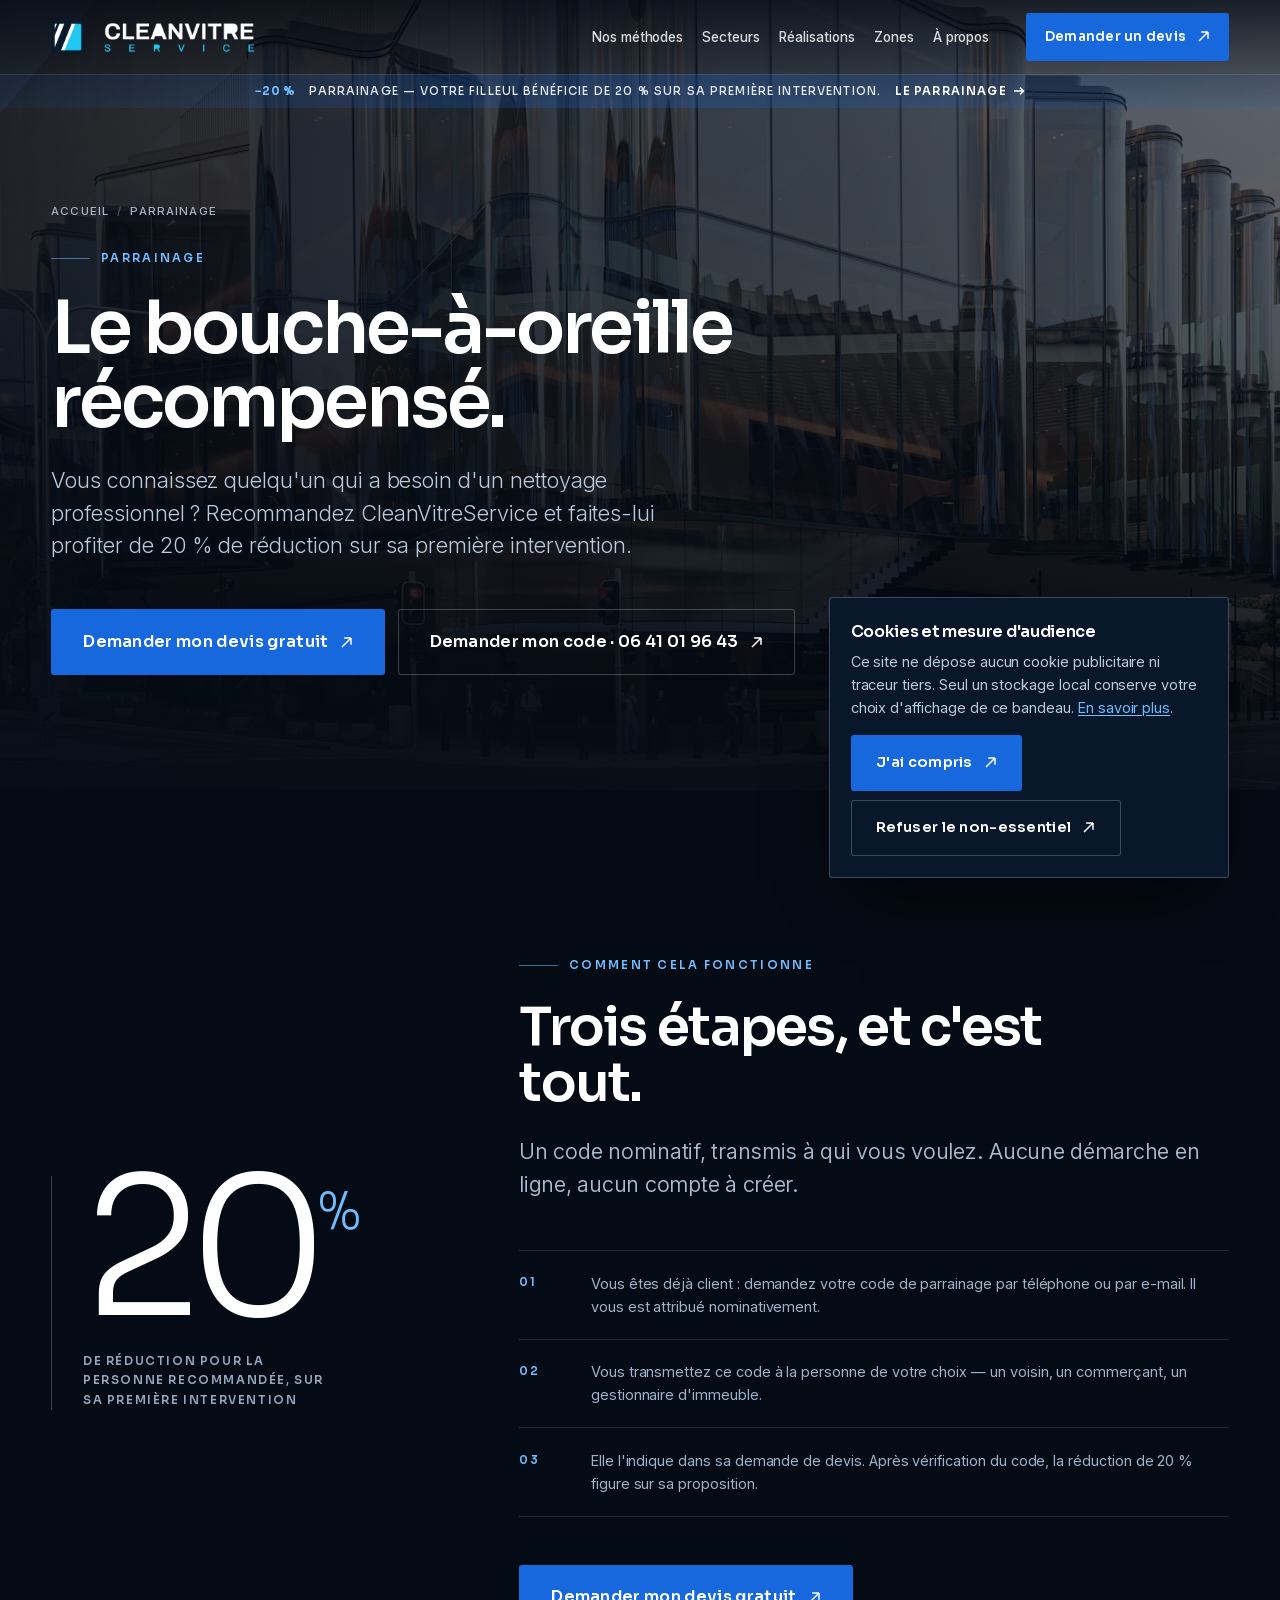
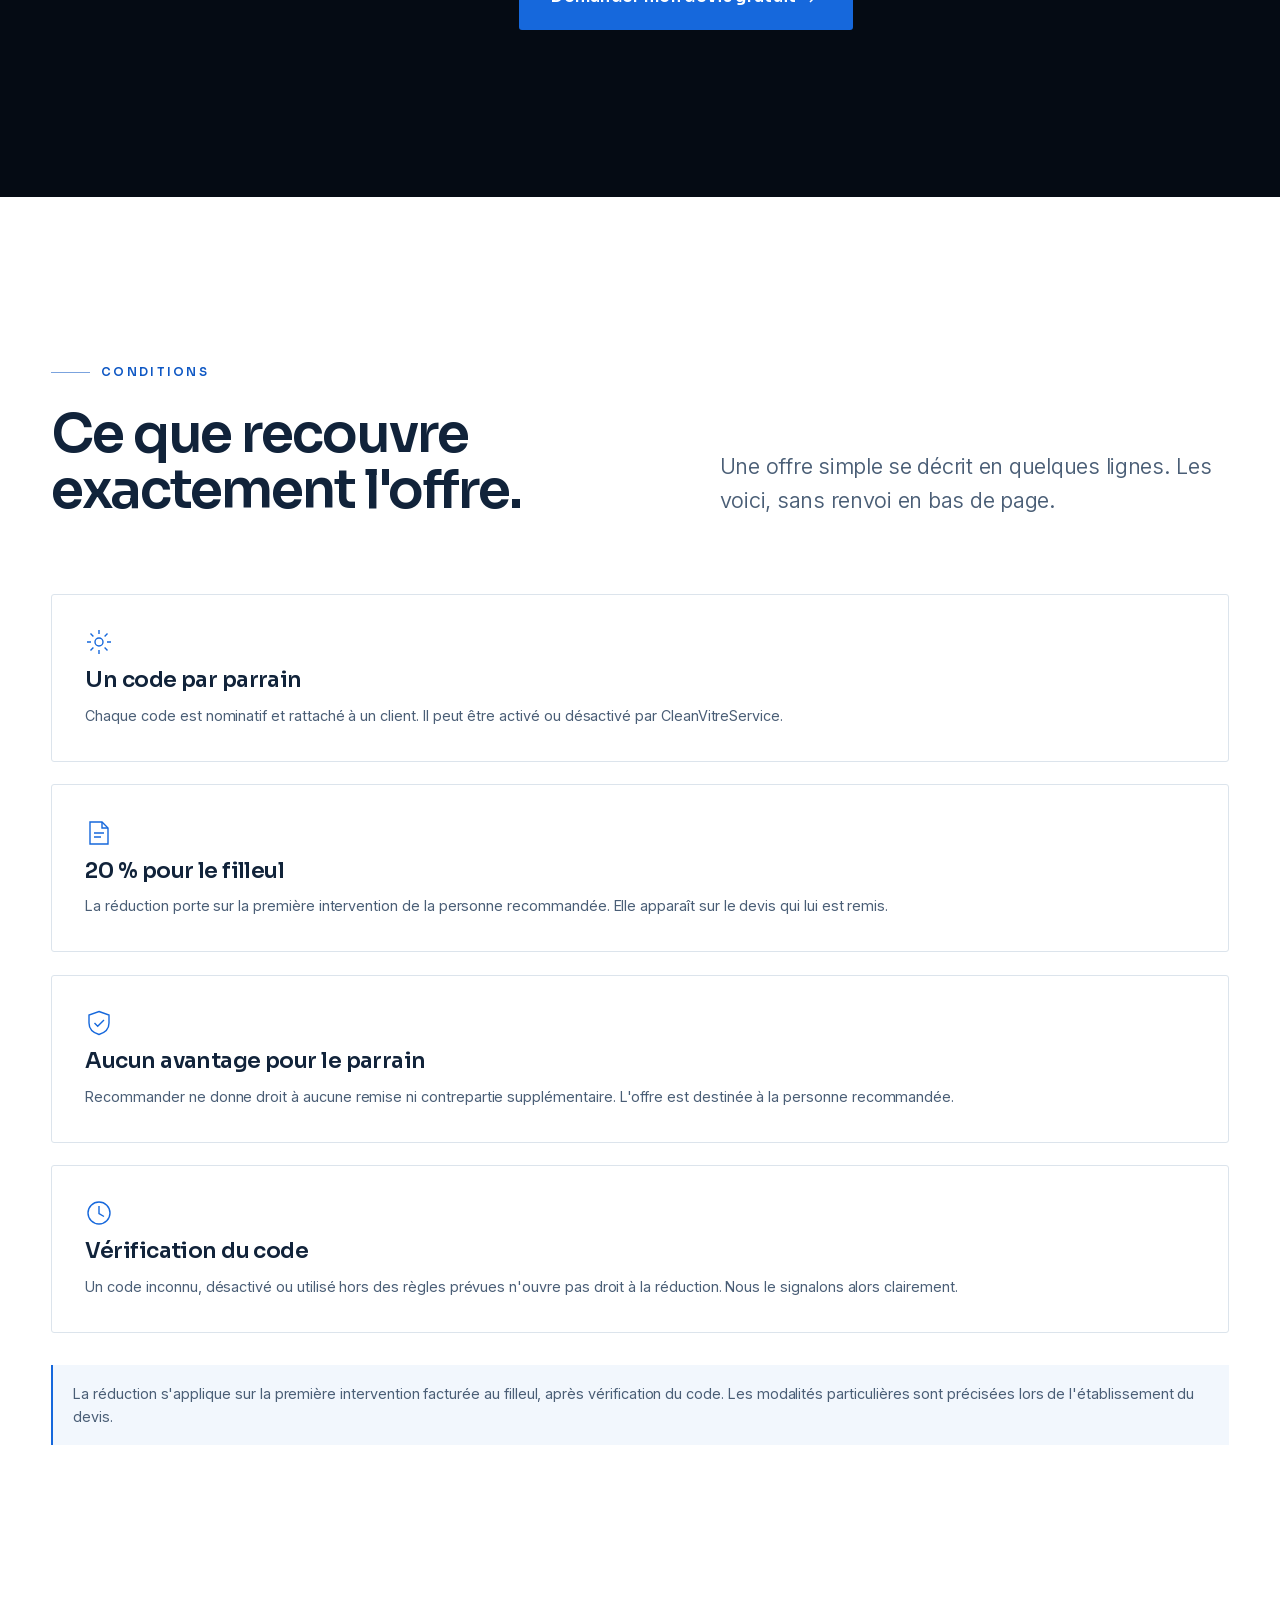
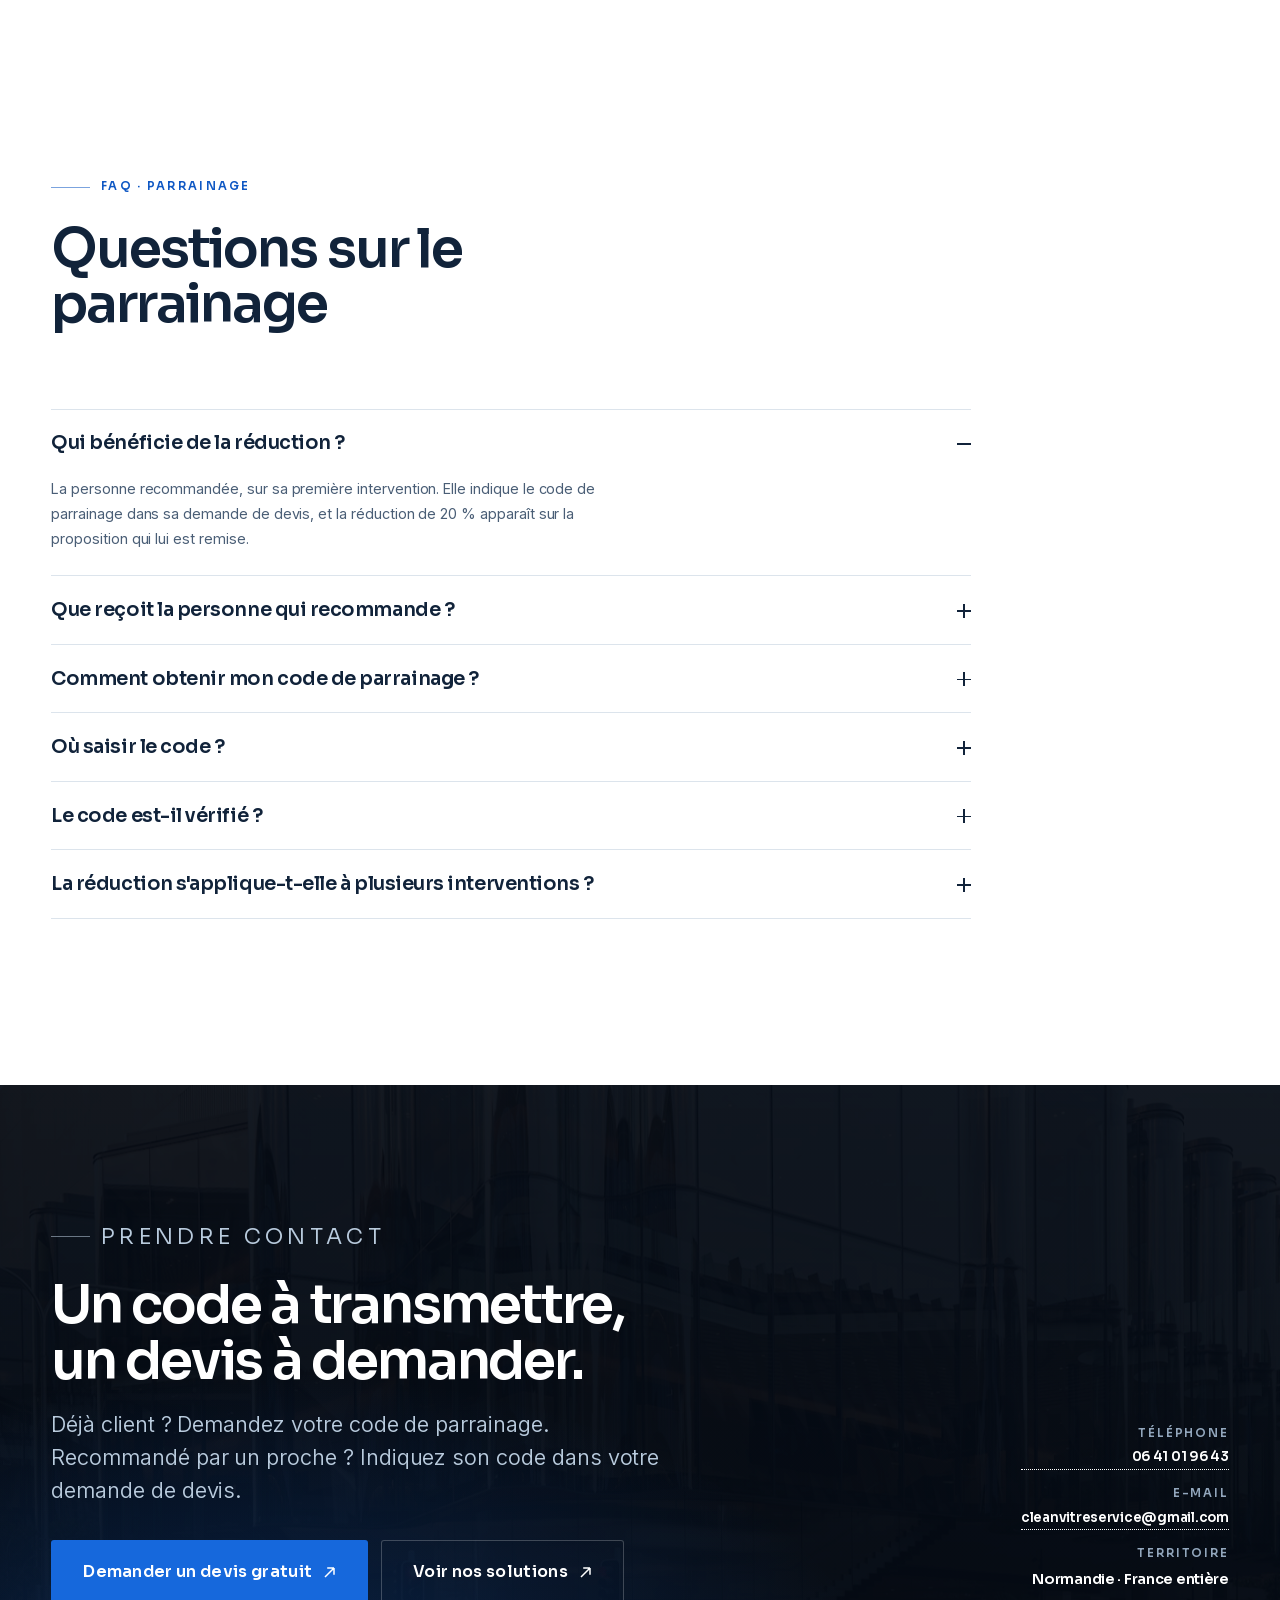
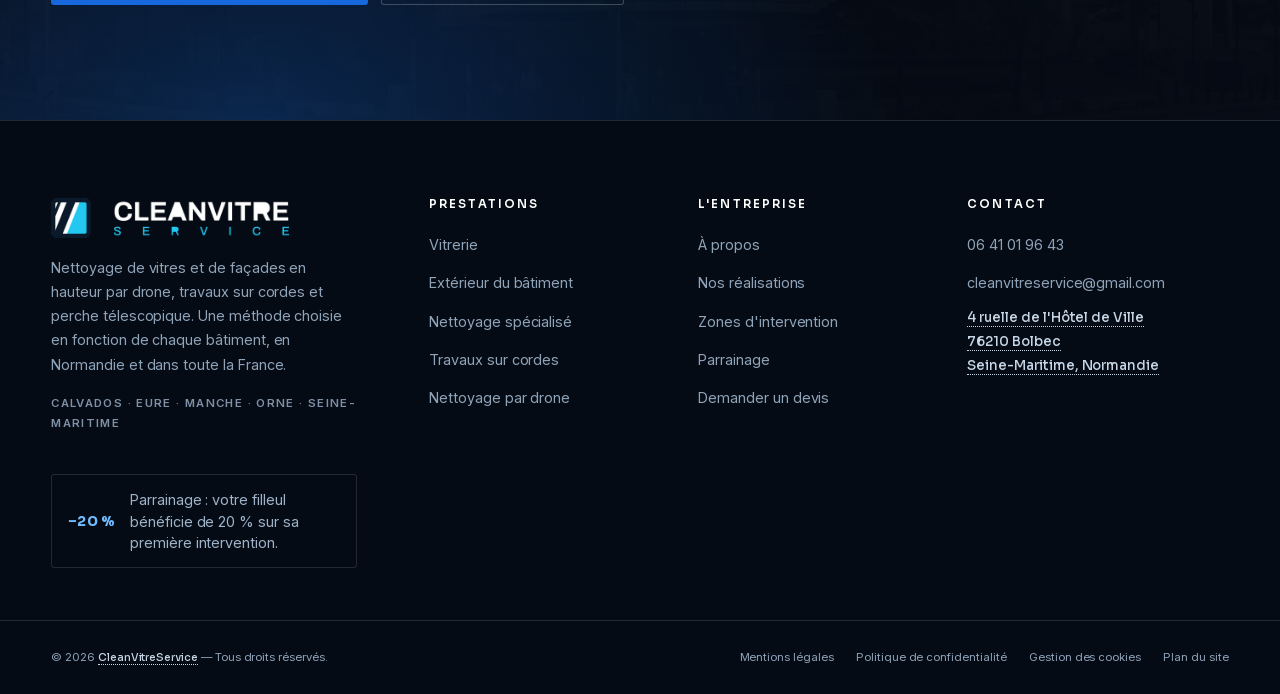
<file: docs/parrainage.html>
<!DOCTYPE html>
<html lang="fr">
<head>
<meta charset="utf-8">
<meta name="viewport" content="width=device-width,initial-scale=1">
<title>Parrainage — 20 % pour votre filleul | CleanVitreService</title>
<meta name="description" content="Recommandez CleanVitreService : la personne que vous recommandez bénéficie de 20 % de réduction sur sa première intervention de nettoyage. Code nominatif, vérifié.">
<link rel="canonical" href="https://youssefde143-collab.github.io/nettoyage-hauteur-normandie/parrainage/">
<meta name="robots" content="noindex,nofollow">
<meta name="theme-color" content="#050B14">
<meta name="format-detection" content="telephone=no">
<meta property="og:type" content="article">
<meta property="og:site_name" content="CleanVitreService">
<meta property="og:locale" content="fr_FR">
<meta property="og:title" content="Le bouche-à-oreille récompensé — CleanVitreService">
<meta property="og:description" content="Recommandez CleanVitreService : la personne que vous recommandez bénéficie de 20 % de réduction sur sa première intervention de nettoyage. Code nominatif, vérifié.">
<meta property="og:url" content="https://youssefde143-collab.github.io/nettoyage-hauteur-normandie/parrainage/">
<meta property="og:image" content="https://youssefde143-collab.github.io/nettoyage-hauteur-normandie/assets/img/facade-reflets-band-1100.webp">
<meta property="og:image:width" content="1100">
<meta property="og:image:height" content="619">
<meta name="twitter:card" content="summary_large_image">
<meta name="twitter:title" content="Le bouche-à-oreille récompensé — CleanVitreService">
<meta name="twitter:description" content="Recommandez CleanVitreService : la personne que vous recommandez bénéficie de 20 % de réduction sur sa première intervention de nettoyage. Code nominatif, vérifié.">
<meta name="twitter:image" content="https://youssefde143-collab.github.io/nettoyage-hauteur-normandie/assets/img/facade-reflets-band-1100.webp">
<link rel="preconnect" href="index.html" crossorigin>
<link rel="preload" href="assets/fonts/sora-latin.woff2" as="font" type="font/woff2" crossorigin>
<link rel="preload" href="assets/fonts/inter-latin.woff2" as="font" type="font/woff2" crossorigin>
<script>document.documentElement.className+=" js"</script>

<link rel="stylesheet" href="assets/css/site.css?v=e2828141d2209712">
<link rel="icon" href="assets/img/logo-cvs-icone-192.png" type="image/png" sizes="192x192">
<link rel="apple-touch-icon" href="assets/img/logo-cvs-icone-512.png">
<script type="application/ld+json">{"@context":"https://schema.org","@graph":[{"@type":["Organization","LocalBusiness"],"@id":"https://youssefde143-collab.github.io/nettoyage-hauteur-normandie/#organisation","name":"CleanVitreService","url":"https://youssefde143-collab.github.io/nettoyage-hauteur-normandie/","description":"Nettoyage de vitres, de façades et de surfaces difficiles d'accès. Matériel conventionnel, perches télescopiques, travaux sur cordes et drone. Bolbec, Normandie.","founder":{"@type":"Person","name":"Noah Lefebvre"},"address":{"@type":"PostalAddress","streetAddress":"4 ruelle de l'Hôtel de Ville","postalCode":"76210","addressLocality":"Bolbec","addressRegion":"Normandie","addressCountry":"FR"},"telephone":"+33641019643","email":"cleanvitreservice@gmail.com","identifier":[{"@type":"PropertyValue","name":"SIREN","value":"101837474"},{"@type":"PropertyValue","name":"SIRET","value":"10183747400010"}],"areaServed":[{"@type":"AdministrativeArea","name":"Normandie"},{"@type":"City","name":"Bolbec"},{"@type":"Country","name":"France"}],"knowsAbout":["Nettoyage de vitres","Nettoyage de façades","Nettoyage de vérandas et verrières","Nettoyage de panneaux solaires","Travaux sur cordes","Perche télescopique","Nettoyage par drone"]},{"@type":"WebSite","@id":"https://youssefde143-collab.github.io/nettoyage-hauteur-normandie/#site","url":"https://youssefde143-collab.github.io/nettoyage-hauteur-normandie/","name":"CleanVitreService","inLanguage":"fr-FR","publisher":{"@id":"https://youssefde143-collab.github.io/nettoyage-hauteur-normandie/#organisation"}},{"@type":"BreadcrumbList","itemListElement":[{"@type":"ListItem","position":1,"name":"Accueil","item":"https://youssefde143-collab.github.io/nettoyage-hauteur-normandie/"},{"@type":"ListItem","position":2,"name":"Parrainage — 20 % pour votre filleul | CleanVitreService","item":"https://youssefde143-collab.github.io/nettoyage-hauteur-normandie/parrainage/"}]},{"@type":"FAQPage","mainEntity":[{"@type":"Question","name":"Qui bénéficie de la réduction ?","acceptedAnswer":{"@type":"Answer","text":"La personne recommandée, sur sa première intervention. Elle indique le code de parrainage dans sa demande de devis, et la réduction de 20 % apparaît sur la proposition qui lui est remise."}},{"@type":"Question","name":"Que reçoit la personne qui recommande ?","acceptedAnswer":{"@type":"Answer","text":"Le parrainage ne donne pas lieu à un avantage supplémentaire pour la personne qui recommande. L'offre est entièrement destinée au filleul."}},{"@type":"Question","name":"Comment obtenir mon code de parrainage ?","acceptedAnswer":{"@type":"Answer","text":"Les codes sont nominatifs et attribués par CleanVitreService. Si vous êtes déjà client, demandez le vôtre par téléphone ou par e-mail : il vous est communiqué directement."}},{"@type":"Question","name":"Où saisir le code ?","acceptedAnswer":{"@type":"Answer","text":"Dans le formulaire de devis, à la première étape, au champ « Vous avez un code parrainage ? ». Vous pouvez aussi l'indiquer de vive voix si vous appelez."}},{"@type":"Question","name":"Le code est-il vérifié ?","acceptedAnswer":{"@type":"Answer","text":"Oui. Chaque code est rattaché à un client parrain et peut être activé ou désactivé. Un code inconnu, désactivé ou déjà utilisé hors des règles prévues n'ouvre pas droit à la réduction."}},{"@type":"Question","name":"La réduction s'applique-t-elle à plusieurs interventions ?","acceptedAnswer":{"@type":"Answer","text":"Non. Elle porte sur la première intervention du filleul. Les modalités particulières — durée de validité, cumul éventuel avec une autre offre — sont précisées par CleanVitreService lors de l'établissement du devis."}}]}]}</script>
</head>
<body class="a-promo">
<a class="skip" href="#principal">Aller au contenu principal</a>


<header class="nav nav--promo" id="entete" data-dark="true">
  <div class="nav__in">
    
  <a class="wm wm--auto" href="index.html">
    <img class="wm__i wm__i--sombre" src="assets/img/logo-cvs-clair-560.png" srcset="assets/img/logo-cvs-clair-560.png 560w, assets/img/logo-cvs-clair-1100.png 1100w"
          sizes="(max-width:420px) 156px, 203px" width="1100" height="184"
          alt="" decoding="async"><img class="wm__i wm__i--clair" src="assets/img/logo-cvs-560.png" srcset="assets/img/logo-cvs-560.png 560w, assets/img/logo-cvs-1100.png 1100w"
          sizes="(max-width:420px) 156px, 203px" width="1100" height="184"
          alt="" decoding="async">
    <span class="sr">CleanVitreService — accueil</span>
  </a>
    <nav class="nav__links" aria-label="Navigation principale"><a href="services.html">Nos méthodes</a><a href="secteurs-dactivite.html">Secteurs</a><a href="realisations.html">Réalisations</a><a href="zones-intervention.html">Zones</a><a href="a-propos.html">À propos</a></nav>
    <div class="nav__cta"><a class="btn  " href="contact.html">Demander un devis<svg class="btn__ar" width="13" height="13" viewBox="0 0 13 13" fill="none" aria-hidden="true"><path d="M2 11 11 2M11 2H4.2M11 2v6.8" stroke="currentColor" stroke-width="1.5"/></svg></a></div>
    <button class="nav__burger" type="button" aria-expanded="false" aria-controls="menu-mobile" aria-label="Ouvrir le menu">
      <span></span><span></span><span></span>
    </button>
  </div>
  
<a class="promo" href="parrainage.html">
  <span class="promo__tag">&minus;20&nbsp;%</span>
  <span class="promo__t">Parrainage &mdash; votre filleul bénéficie de 20&nbsp;% sur sa première intervention.</span>
  <span class="promo__s">Parrainage &middot; 20&nbsp;% pour votre filleul</span>
  <span class="promo__a">Le parrainage<svg width="12" height="12" viewBox="0 0 12 12" fill="none" aria-hidden="true"><path d="M1 6h9.5M7 2.5 10.5 6 7 9.5" stroke="currentColor" stroke-width="1.4"/></svg></span>
</a>
</header>

<div class="mob" id="menu-mobile" hidden>
  <nav class="mob__links" aria-label="Navigation mobile"><a href="index.html" class="" style="--i:0">Accueil</a><a href="services.html" class="" style="--i:1">Nos méthodes</a><a href="nettoyage-par-drone.html" class="mob__sub" style="--i:2">Nettoyage par drone</a><a href="travaux-sur-cordes.html" class="mob__sub" style="--i:3">Travaux sur cordes</a><a href="secteurs-dactivite.html" class="" style="--i:4">Secteurs d'activité</a><a href="realisations.html" class="" style="--i:5">Réalisations</a><a href="zones-intervention.html" class="" style="--i:6">Zones d'intervention</a><a href="a-propos.html" class="" style="--i:7">À propos</a><a href="parrainage.html" class="" style="--i:8" aria-current="page">Parrainage</a><a href="contact.html" class="" style="--i:9">Contact</a></nav>
  <div class="mob__foot">
    <a class="btn  " href="contact.html">Demander un devis<svg class="btn__ar" width="13" height="13" viewBox="0 0 13 13" fill="none" aria-hidden="true"><path d="M2 11 11 2M11 2H4.2M11 2v6.8" stroke="currentColor" stroke-width="1.5"/></svg></a>
    <div class="mob__meta">
      <span class="ph">06 41 01 96 43</span>
      <span class="ph">cleanvitreservice@gmail.com</span>
    </div>
  </div>
</div>

<main id="principal">

<section class="phero phero--flat">
  <div class="phero__media"><img src="assets/img/facade-reflets-band-1600.webp" srcset="assets/img/facade-reflets-band-760.webp 760w, assets/img/facade-reflets-band-1100.webp 1100w, assets/img/facade-reflets-band-1600.webp 1600w" sizes="100vw"
    width="1600" height="900" alt="Façade de verre courbe reflétant le ciel" class=""
    loading="eager" fetchpriority="high" decoding="sync"></div>
  <div class="phero__in">
    <nav class="crumbs" aria-label="Fil d'Ariane"><a href="index.html">Accueil</a><span>/</span>Parrainage</nav>
    <p class="eyebrow">Parrainage</p>
    <h1>Le bouche-à-oreille récompensé.</h1>
    <p class="phero__sub">Vous connaissez quelqu'un qui a besoin d'un nettoyage professionnel ? Recommandez CleanVitreService et faites-lui profiter de 20 % de réduction sur sa première intervention.</p>
    <div class="btn-row" style="margin-top:var(--s-7)">
      <a class="btn  btn--lg" href="contact.html">Demander mon devis gratuit<svg class="btn__ar" width="13" height="13" viewBox="0 0 13 13" fill="none" aria-hidden="true"><path d="M2 11 11 2M11 2H4.2M11 2v6.8" stroke="currentColor" stroke-width="1.5"/></svg></a>
      <a class="btn btn--on-dark btn--lg" href="tel:+33641019643">Demander mon code · 06 41 01 96 43<svg class="btn__ar" width="13" height="13" viewBox="0 0 13 13" fill="none" aria-hidden="true"><path d="M2 11 11 2M11 2H4.2M11 2v6.8" stroke="currentColor" stroke-width="1.5"/></svg></a>
    </div>
  </div>
</section>

<!-- L'offre --------------------------------------------------------------- -->
<section class="sec sec--dark" aria-labelledby="off-t">
  <div class="wrap">
    <div class="refer rv">
      <div class="refer__n">
        <p class="refer__v" aria-hidden="true"><span class="refer__num">20</span><span class="refer__pc">%</span></p>
        <span class="refer__leg">de réduction pour la personne recommandée, sur sa première intervention</span>
      </div>
      <div class="refer__b">
        <p class="eyebrow">Comment cela fonctionne</p>
        <h2 id="off-t">Trois étapes, et c'est tout.</h2>
        <p class="lead">Un code nominatif, transmis à qui vous voulez. Aucune démarche en ligne, aucun compte à créer.</p>
        <ol class="refer__l">
          <li><b>01</b><span>Vous êtes déjà client : demandez votre code de parrainage par téléphone ou par e-mail. Il vous est attribué nominativement.</span></li>
          <li><b>02</b><span>Vous transmettez ce code à la personne de votre choix — un voisin, un commerçant, un gestionnaire d'immeuble.</span></li>
          <li><b>03</b><span>Elle l'indique dans sa demande de devis. Après vérification du code, la réduction de 20 % figure sur sa proposition.</span></li>
        </ol>
        <div class="btn-row">
          <a class="btn  btn--lg" href="contact.html">Demander mon devis gratuit<svg class="btn__ar" width="13" height="13" viewBox="0 0 13 13" fill="none" aria-hidden="true"><path d="M2 11 11 2M11 2H4.2M11 2v6.8" stroke="currentColor" stroke-width="1.5"/></svg></a>
        </div>
      </div>
    </div>
  </div>
</section>

<!-- Les conditions --------------------------------------------------------- -->
<section class="sec" aria-labelledby="cond-t">
  <div class="wrap">
    <div class="shead rv">
      <div>
        <p class="eyebrow">Conditions</p>
        <h2 id="cond-t">Ce que recouvre exactement l'offre.</h2>
      </div>
      <div class="shead__aside">
        <p class="lead">Une offre simple se décrit en quelques lignes. Les voici, sans renvoi en bas de page.</p>
      </div>
    </div>
    <div class="cards rv">
      <div class="card"><svg class="card__ico" viewBox="0 0 28 28" fill="none" stroke="currentColor" stroke-width="1.4" aria-hidden="true"><circle cx="14" cy="14" r="4"/><path d="M14 2v4M14 22v4M2 14h4M22 14h4M5.5 5.5l2.9 2.9M19.6 19.6l2.9 2.9M22.5 5.5l-2.9 2.9M8.4 19.6l-2.9 2.9"/></svg><h3>Un code par parrain</h3>
        <p>Chaque code est nominatif et rattaché à un client. Il peut être activé ou désactivé par CleanVitreService.</p></div>
      <div class="card"><svg class="card__ico" viewBox="0 0 28 28" fill="none" stroke="currentColor" stroke-width="1.4" aria-hidden="true"><path d="M5 3h12l6 6v16H5z"/><path d="M17 3v6h6"/><path d="M9 14h10M9 18h7"/></svg><h3>20 % pour le filleul</h3>
        <p>La réduction porte sur la première intervention de la personne recommandée. Elle apparaît sur le devis qui lui est remis.</p></div>
      <div class="card"><svg class="card__ico" viewBox="0 0 28 28" fill="none" stroke="currentColor" stroke-width="1.4" aria-hidden="true"><path d="M14 2.5 24 6v8c0 6-4.4 9.8-10 11.5C8.4 23.8 4 20 4 14V6l10-3.5Z"/><path d="M9.5 14l3.2 3.2L19 11"/></svg><h3>Aucun avantage pour le parrain</h3>
        <p>Recommander ne donne droit à aucune remise ni contrepartie supplémentaire. L'offre est destinée à la personne recommandée.</p></div>
      <div class="card"><svg class="card__ico" viewBox="0 0 28 28" fill="none" stroke="currentColor" stroke-width="1.4" aria-hidden="true"><circle cx="14" cy="14" r="11"/><path d="M14 7v7.5l5 3"/></svg><h3>Vérification du code</h3>
        <p>Un code inconnu, désactivé ou utilisé hors des règles prévues n'ouvre pas droit à la réduction. Nous le signalons alors clairement.</p></div>
    </div>
    <p class="note">La réduction s'applique sur la première intervention facturée au filleul, après vérification du code. Les modalités particulières sont précisées lors de l'établissement du devis.</p>
  </div>
</section>


<section class="sec" aria-labelledby="faq-t">
  <div class="wrap">
    <div class="shead rv">
      <div>
        <p class="eyebrow">FAQ · Parrainage</p>
        <h2 id="faq-t">Questions sur le parrainage</h2>
      </div>
      
    </div>
    <div class="faq rv">
      
      <details open>
        <summary>Qui bénéficie de la réduction ?<i aria-hidden="true"></i></summary>
        <div class="faq__a"><p>La personne recommandée, sur sa première intervention. Elle indique le code de parrainage dans sa demande de devis, et la réduction de 20 % apparaît sur la proposition qui lui est remise.</p></div>
      </details>
      <details>
        <summary>Que reçoit la personne qui recommande ?<i aria-hidden="true"></i></summary>
        <div class="faq__a"><p>Le parrainage ne donne pas lieu à un avantage supplémentaire pour la personne qui recommande. L'offre est entièrement destinée au filleul.</p></div>
      </details>
      <details>
        <summary>Comment obtenir mon code de parrainage ?<i aria-hidden="true"></i></summary>
        <div class="faq__a"><p>Les codes sont nominatifs et attribués par CleanVitreService. Si vous êtes déjà client, demandez le vôtre par téléphone ou par e-mail : il vous est communiqué directement.</p></div>
      </details>
      <details>
        <summary>Où saisir le code ?<i aria-hidden="true"></i></summary>
        <div class="faq__a"><p>Dans le formulaire de devis, à la première étape, au champ « Vous avez un code parrainage ? ». Vous pouvez aussi l'indiquer de vive voix si vous appelez.</p></div>
      </details>
      <details>
        <summary>Le code est-il vérifié ?<i aria-hidden="true"></i></summary>
        <div class="faq__a"><p>Oui. Chaque code est rattaché à un client parrain et peut être activé ou désactivé. Un code inconnu, désactivé ou déjà utilisé hors des règles prévues n'ouvre pas droit à la réduction.</p></div>
      </details>
      <details>
        <summary>La réduction s'applique-t-elle à plusieurs interventions ?<i aria-hidden="true"></i></summary>
        <div class="faq__a"><p>Non. Elle porte sur la première intervention du filleul. Les modalités particulières — durée de validité, cumul éventuel avec une autre offre — sont précisées par CleanVitreService lors de l'établissement du devis.</p></div>
      </details>
    </div>
  </div>
</section>


<section class="fcta" aria-labelledby="fcta-t">
  <div class="fcta__bg"><img src="assets/img/facade-reflets-band-1600.webp" srcset="assets/img/facade-reflets-band-760.webp 760w, assets/img/facade-reflets-band-1100.webp 1100w, assets/img/facade-reflets-band-1600.webp 1600w" sizes="100vw"
    width="1600" height="900" alt="" class="plx"
    loading="lazy" decoding="async"></div>
  <div class="fcta__in">
    <div class="rv">
      <p class="eyebrow">Prendre contact</p>
      <h2 id="fcta-t">Un code à transmettre, un devis à demander.</h2>
      <p>Déjà client ? Demandez votre code de parrainage. Recommandé par un proche ? Indiquez son code dans votre demande de devis.</p>
      <div class="btn-row" style="margin-top:2rem">
        <a class="btn  btn--lg" href="contact.html">Demander un devis gratuit<svg class="btn__ar" width="13" height="13" viewBox="0 0 13 13" fill="none" aria-hidden="true"><path d="M2 11 11 2M11 2H4.2M11 2v6.8" stroke="currentColor" stroke-width="1.5"/></svg></a>
        <a class="btn btn--on-dark btn--lg" href="services.html">Voir nos solutions<svg class="btn__ar" width="13" height="13" viewBox="0 0 13 13" fill="none" aria-hidden="true"><path d="M2 11 11 2M11 2H4.2M11 2v6.8" stroke="currentColor" stroke-width="1.5"/></svg></a>
      </div>
    </div>
    <div class="fcta__side rv" style="--i:1">
      <dl>
        <div><dt>Téléphone</dt><dd class="ph">06 41 01 96 43</dd></div>
        <div><dt>E-mail</dt><dd class="ph">cleanvitreservice@gmail.com</dd></div>
        <div><dt>Territoire</dt><dd>Normandie · France entière</dd></div>
      </dl>
    </div>
  </div>
</section>

</main>

<footer class="foot">
  <div class="foot__top">
    <div class="foot__brand">
      <div class="foot__logo">
  <div class="wm wm--sombre" >
    <img class="wm__i wm__i--sombre" src="assets/img/logo-cvs-clair-560.png" srcset="assets/img/logo-cvs-clair-560.png 560w, assets/img/logo-cvs-clair-1100.png 1100w"
          sizes="(max-width:420px) 156px, 203px" width="1100" height="184"
          alt="" decoding="async" loading="lazy">
    <span class="sr">CleanVitreService</span>
  </div></div>
      <p>Nettoyage de vitres et de façades en hauteur par drone, travaux sur cordes et perche télescopique. Une méthode choisie en fonction de chaque bâtiment, en Normandie et dans toute la France.</p>
      <p class="foot__zones">Calvados · Eure · Manche · Orne · Seine-Maritime</p>
      <a class="foot__par" href="parrainage.html">
        <b>&minus;20&nbsp;%</b>
        <span>Parrainage : votre filleul bénéficie de 20&nbsp;% sur sa première intervention.</span>
      </a>
    </div>
    
  <div>
    <h3>Prestations</h3>
    <ul>
      <li><a href="services.html#vitrerie">Vitrerie</a></li><li><a href="services.html#exterieur">Extérieur du bâtiment</a></li><li><a href="services.html#specialise">Nettoyage spécialisé</a></li>
      <li><a href="travaux-sur-cordes.html">Travaux sur cordes</a></li><li><a href="nettoyage-par-drone.html">Nettoyage par drone</a></li>
    </ul>
  </div>
  <div>
    <h3>L'entreprise</h3>
    <ul>
      <li><a href="a-propos.html">À propos</a></li>
      <li><a href="realisations.html">Nos réalisations</a></li>
      <li><a href="zones-intervention.html">Zones d'intervention</a></li>
      <li><a href="parrainage.html">Parrainage</a></li>
      <li><a href="contact.html">Demander un devis</a></li>
    </ul>
  </div>
  <div>
    <h3>Contact</h3>
    <ul>
      <li><a href="tel:+33641019643">06 41 01 96 43</a></li>
      <li><a href="mailto:cleanvitreservice@gmail.com">cleanvitreservice@gmail.com</a></li>
      <li><span class="ph">4 ruelle de l'Hôtel de Ville<br>76210 Bolbec<br>Seine-Maritime, Normandie</span></li>
      
    </ul>
  </div>
  </div>
  <div class="foot__legal">
    <div>
      <span>© 2026 <span class="ph">CleanVitreService</span> — Tous droits réservés.</span>
      <nav aria-label="Liens légaux">
        <a href="mentions-legales.html">Mentions légales</a>
        <a href="politique-de-confidentialite.html">Politique de confidentialité</a>
        <a href="gestion-des-cookies.html">Gestion des cookies</a>
        <a href="plan-du-site.html">Plan du site</a>
      </nav>
    </div>
  </div>
</footer>

<div class="mbar" id="barre-mobile">
  <a class="btn btn--on-dark" href="tel:+33641019643">Appeler</a>
  <a class="btn" href="contact.html">Demander un devis</a>
</div>

<aside class="cookies" id="cookies" role="region" aria-live="polite" aria-label="Gestion des cookies" hidden>
  <div>
    <b>Cookies et mesure d'audience</b>
    Ce site ne dépose aucun cookie publicitaire ni traceur tiers. Seul un stockage local conserve votre choix
    d'affichage de ce bandeau. <a href="gestion-des-cookies.html">En savoir plus</a>.
  </div>
  <div class="cookies__act">
    <button class="btn" type="button" data-cookie="ok">J'ai compris<svg class="btn__ar" width="13" height="13" viewBox="0 0 13 13" fill="none" aria-hidden="true"><path d="M2 11 11 2M11 2H4.2M11 2v6.8" stroke="currentColor" stroke-width="1.5"/></svg></button>
    <button class="btn btn--on-dark" type="button" data-cookie="no">Refuser le non-essentiel<svg class="btn__ar" width="13" height="13" viewBox="0 0 13 13" fill="none" aria-hidden="true"><path d="M2 11 11 2M11 2H4.2M11 2v6.8" stroke="currentColor" stroke-width="1.5"/></svg></button>
  </div>
</aside>

<script src="assets/js/site.js?v=e6a8d12e" defer></script>

</body>
</html>
</file>
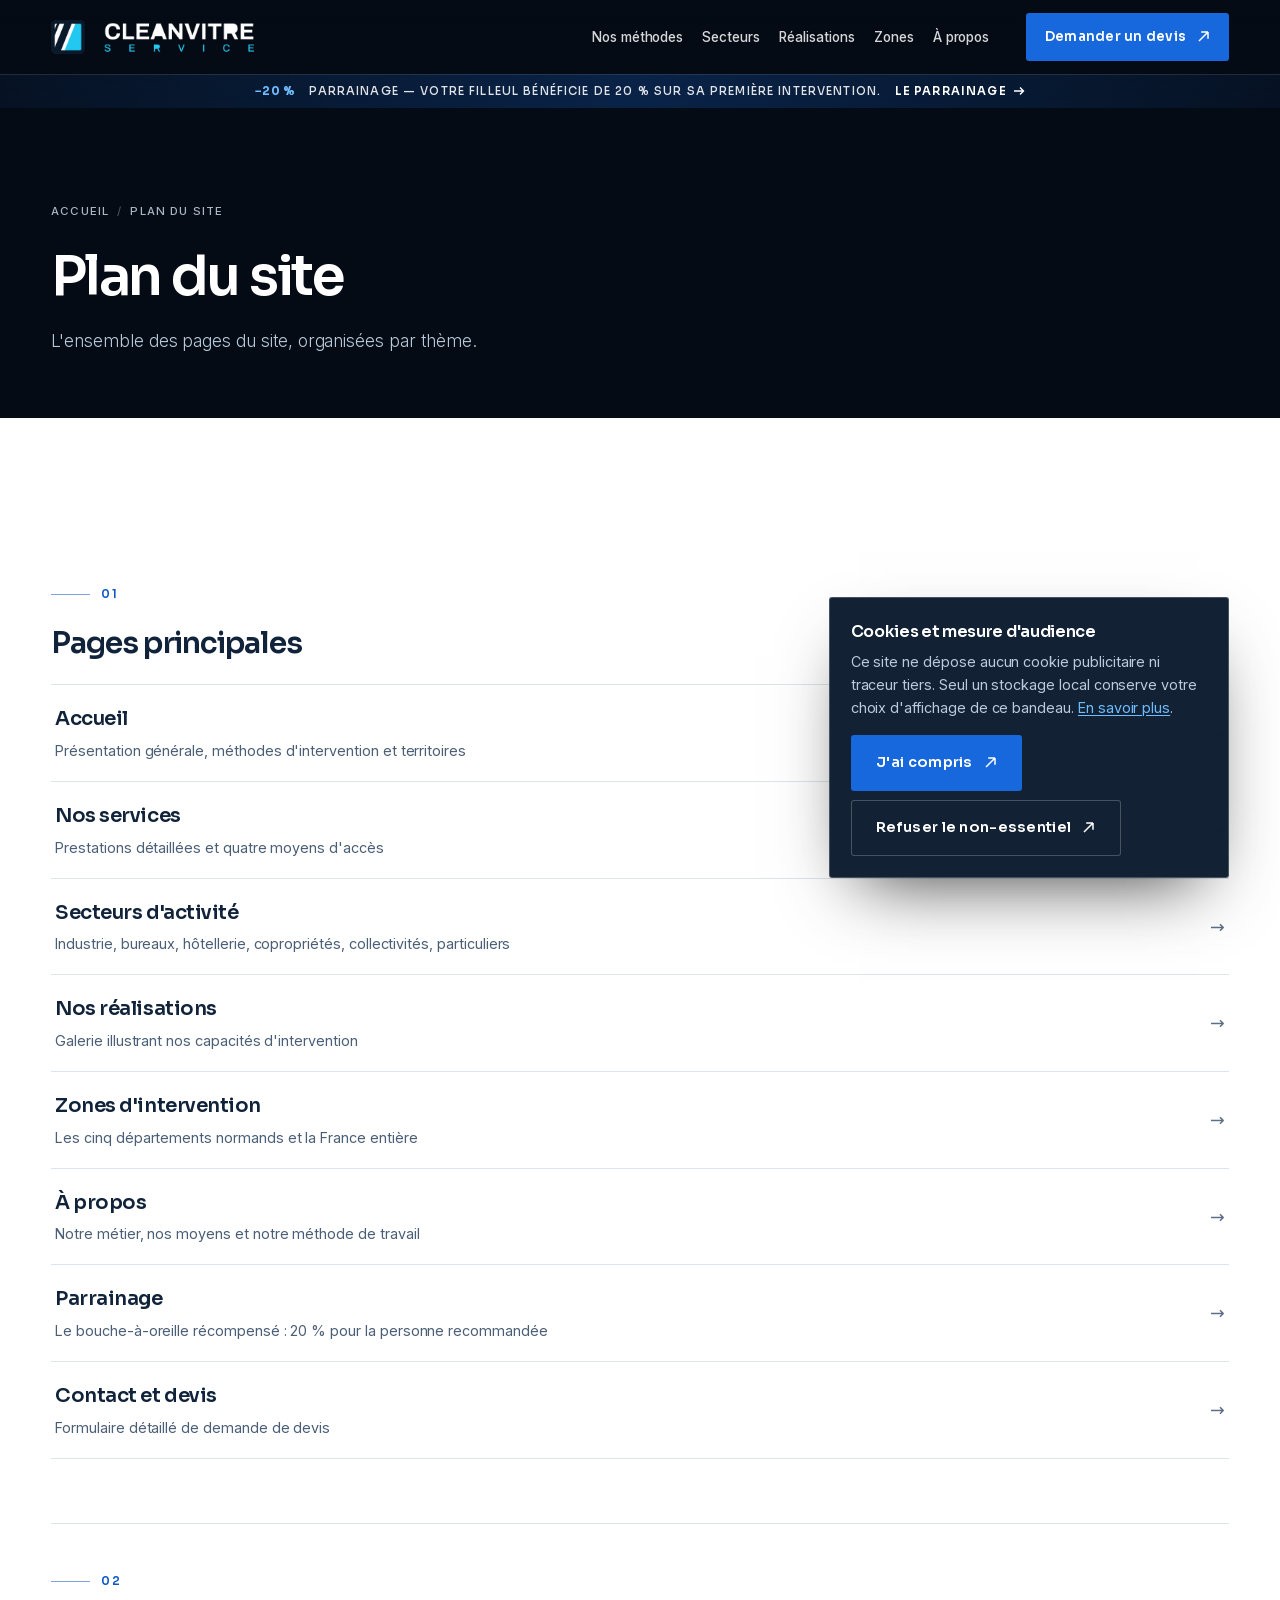
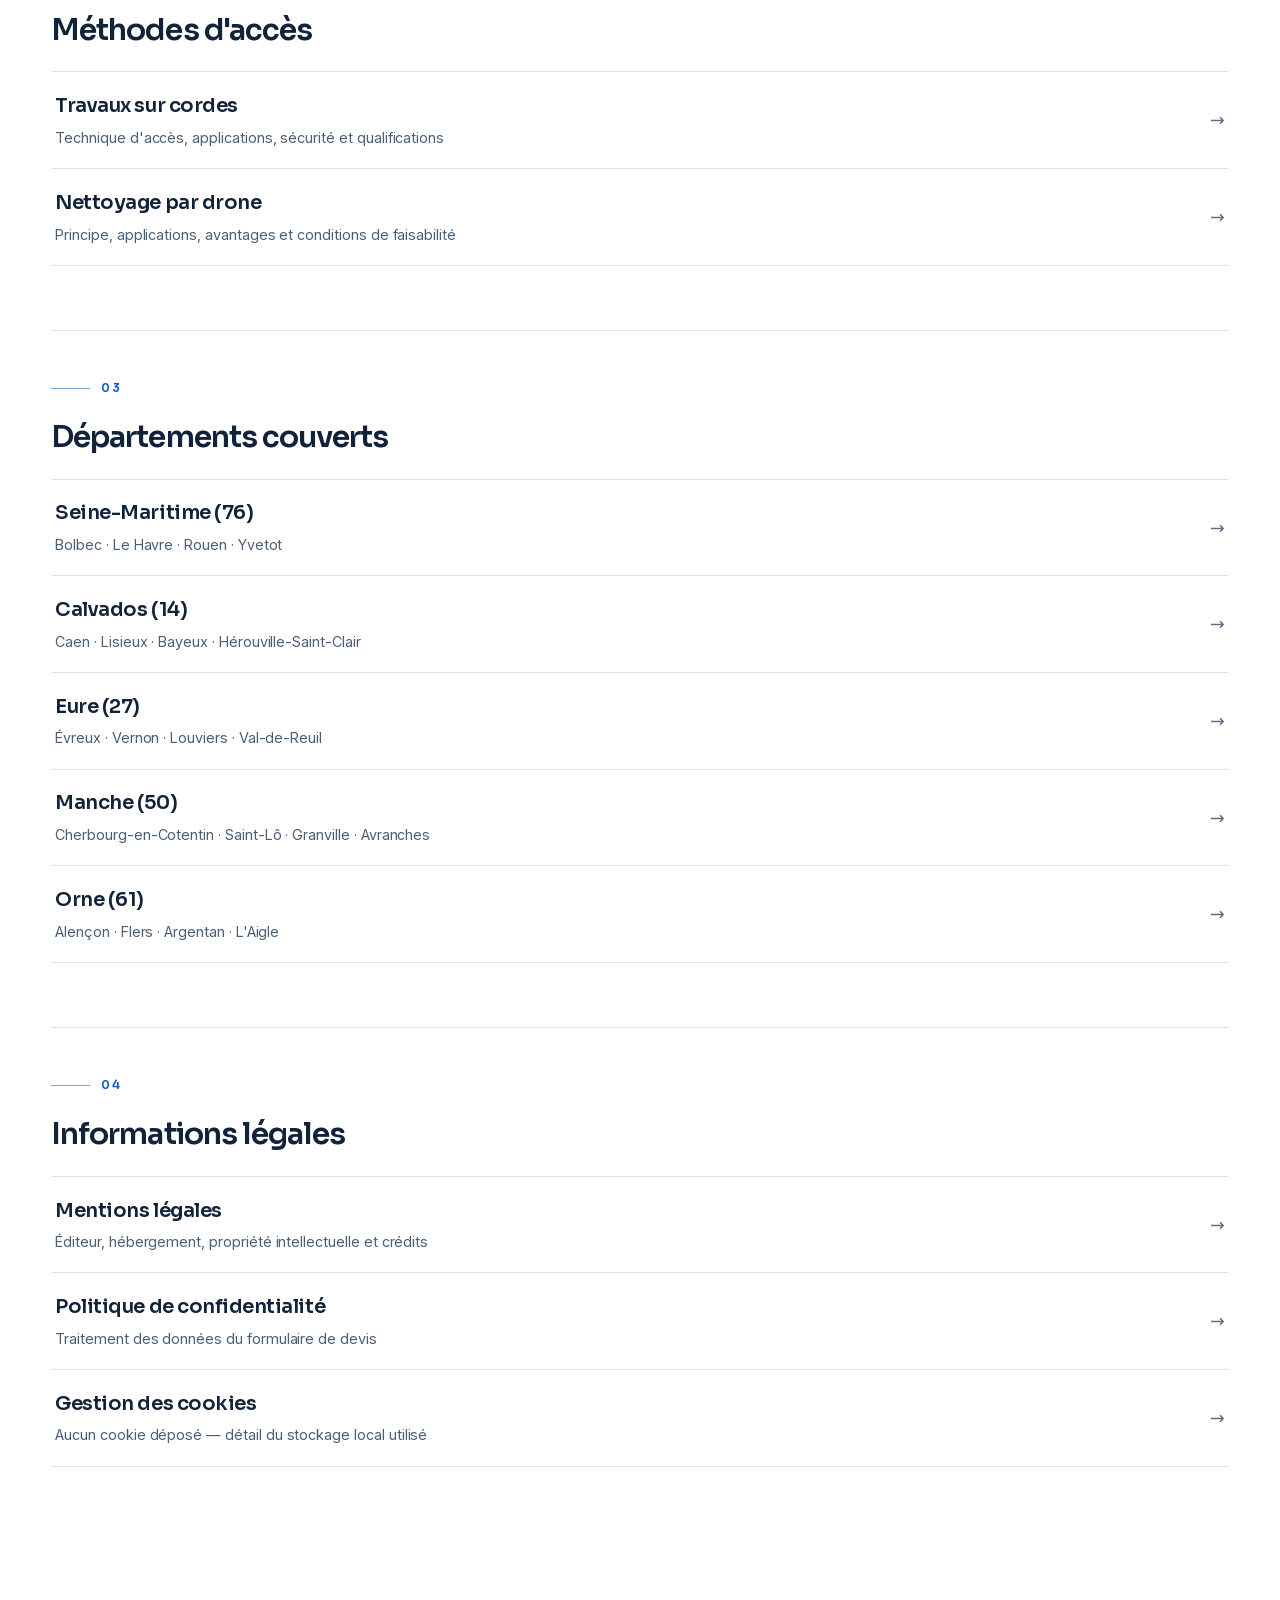
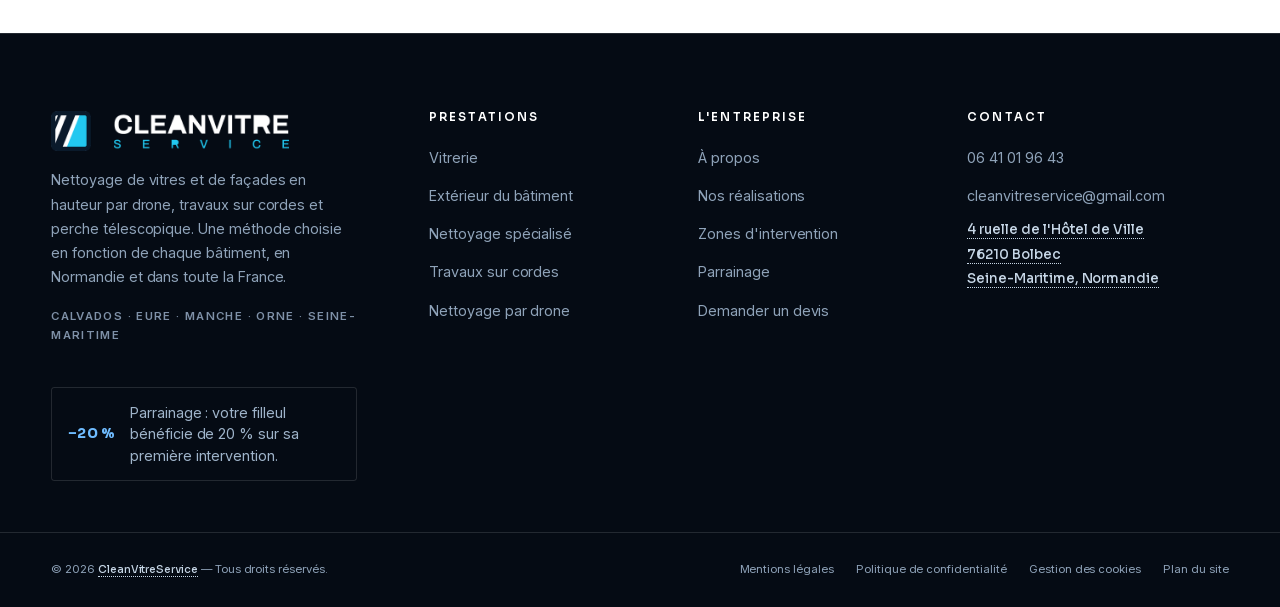
<file: docs/plan-du-site.html>
<!DOCTYPE html>
<html lang="fr">
<head>
<meta charset="utf-8">
<meta name="viewport" content="width=device-width,initial-scale=1">
<title>Plan du site | CleanVitreService</title>
<meta name="description" content="Toutes les pages du site : services, méthodes d'intervention, secteurs d'activité, zones d'intervention en Normandie et informations légales.">
<link rel="canonical" href="https://youssefde143-collab.github.io/nettoyage-hauteur-normandie/plan-du-site/">
<meta name="robots" content="noindex,nofollow">
<meta name="theme-color" content="#050B14">
<meta name="format-detection" content="telephone=no">
<meta property="og:type" content="article">
<meta property="og:site_name" content="CleanVitreService">
<meta property="og:locale" content="fr_FR">
<meta property="og:title" content="Plan du site | CleanVitreService">
<meta property="og:description" content="Toutes les pages du site : services, méthodes d'intervention, secteurs d'activité, zones d'intervention en Normandie et informations légales.">
<meta property="og:url" content="https://youssefde143-collab.github.io/nettoyage-hauteur-normandie/plan-du-site/">
<meta property="og:image" content="https://youssefde143-collab.github.io/nettoyage-hauteur-normandie/assets/img/hero-facade-verre-1200.webp">
<meta property="og:image:width" content="1200">
<meta property="og:image:height" content="1829">
<meta name="twitter:card" content="summary_large_image">
<meta name="twitter:title" content="Plan du site | CleanVitreService">
<meta name="twitter:description" content="Toutes les pages du site : services, méthodes d'intervention, secteurs d'activité, zones d'intervention en Normandie et informations légales.">
<meta name="twitter:image" content="https://youssefde143-collab.github.io/nettoyage-hauteur-normandie/assets/img/hero-facade-verre-1200.webp">
<link rel="preconnect" href="index.html" crossorigin>
<link rel="preload" href="assets/fonts/sora-latin.woff2" as="font" type="font/woff2" crossorigin>
<link rel="preload" href="assets/fonts/inter-latin.woff2" as="font" type="font/woff2" crossorigin>
<script>document.documentElement.className+=" js"</script>

<link rel="stylesheet" href="assets/css/site.css?v=e2828141d2209712">
<link rel="icon" href="assets/img/logo-cvs-icone-192.png" type="image/png" sizes="192x192">
<link rel="apple-touch-icon" href="assets/img/logo-cvs-icone-512.png">
<script type="application/ld+json">{"@context":"https://schema.org","@graph":[{"@type":["Organization","LocalBusiness"],"@id":"https://youssefde143-collab.github.io/nettoyage-hauteur-normandie/#organisation","name":"CleanVitreService","url":"https://youssefde143-collab.github.io/nettoyage-hauteur-normandie/","description":"Nettoyage de vitres, de façades et de surfaces difficiles d'accès. Matériel conventionnel, perches télescopiques, travaux sur cordes et drone. Bolbec, Normandie.","founder":{"@type":"Person","name":"Noah Lefebvre"},"address":{"@type":"PostalAddress","streetAddress":"4 ruelle de l'Hôtel de Ville","postalCode":"76210","addressLocality":"Bolbec","addressRegion":"Normandie","addressCountry":"FR"},"telephone":"+33641019643","email":"cleanvitreservice@gmail.com","identifier":[{"@type":"PropertyValue","name":"SIREN","value":"101837474"},{"@type":"PropertyValue","name":"SIRET","value":"10183747400010"}],"areaServed":[{"@type":"AdministrativeArea","name":"Normandie"},{"@type":"City","name":"Bolbec"},{"@type":"Country","name":"France"}],"knowsAbout":["Nettoyage de vitres","Nettoyage de façades","Nettoyage de vérandas et verrières","Nettoyage de panneaux solaires","Travaux sur cordes","Perche télescopique","Nettoyage par drone"]},{"@type":"WebSite","@id":"https://youssefde143-collab.github.io/nettoyage-hauteur-normandie/#site","url":"https://youssefde143-collab.github.io/nettoyage-hauteur-normandie/","name":"CleanVitreService","inLanguage":"fr-FR","publisher":{"@id":"https://youssefde143-collab.github.io/nettoyage-hauteur-normandie/#organisation"}},{"@type":"BreadcrumbList","itemListElement":[{"@type":"ListItem","position":1,"name":"Accueil","item":"https://youssefde143-collab.github.io/nettoyage-hauteur-normandie/"},{"@type":"ListItem","position":2,"name":"Plan du site | CleanVitreService","item":"https://youssefde143-collab.github.io/nettoyage-hauteur-normandie/plan-du-site/"}]}]}</script>
</head>
<body class="a-promo">
<a class="skip" href="#principal">Aller au contenu principal</a>


<header class="nav nav--promo is-solid" id="entete" data-dark="false">
  <div class="nav__in">
    
  <a class="wm wm--auto" href="index.html">
    <img class="wm__i wm__i--sombre" src="assets/img/logo-cvs-clair-560.png" srcset="assets/img/logo-cvs-clair-560.png 560w, assets/img/logo-cvs-clair-1100.png 1100w"
          sizes="(max-width:420px) 156px, 203px" width="1100" height="184"
          alt="" decoding="async"><img class="wm__i wm__i--clair" src="assets/img/logo-cvs-560.png" srcset="assets/img/logo-cvs-560.png 560w, assets/img/logo-cvs-1100.png 1100w"
          sizes="(max-width:420px) 156px, 203px" width="1100" height="184"
          alt="" decoding="async">
    <span class="sr">CleanVitreService — accueil</span>
  </a>
    <nav class="nav__links" aria-label="Navigation principale"><a href="services.html">Nos méthodes</a><a href="secteurs-dactivite.html">Secteurs</a><a href="realisations.html">Réalisations</a><a href="zones-intervention.html">Zones</a><a href="a-propos.html">À propos</a></nav>
    <div class="nav__cta"><a class="btn  " href="contact.html">Demander un devis<svg class="btn__ar" width="13" height="13" viewBox="0 0 13 13" fill="none" aria-hidden="true"><path d="M2 11 11 2M11 2H4.2M11 2v6.8" stroke="currentColor" stroke-width="1.5"/></svg></a></div>
    <button class="nav__burger" type="button" aria-expanded="false" aria-controls="menu-mobile" aria-label="Ouvrir le menu">
      <span></span><span></span><span></span>
    </button>
  </div>
  
<a class="promo" href="parrainage.html">
  <span class="promo__tag">&minus;20&nbsp;%</span>
  <span class="promo__t">Parrainage &mdash; votre filleul bénéficie de 20&nbsp;% sur sa première intervention.</span>
  <span class="promo__s">Parrainage &middot; 20&nbsp;% pour votre filleul</span>
  <span class="promo__a">Le parrainage<svg width="12" height="12" viewBox="0 0 12 12" fill="none" aria-hidden="true"><path d="M1 6h9.5M7 2.5 10.5 6 7 9.5" stroke="currentColor" stroke-width="1.4"/></svg></span>
</a>
</header>

<div class="mob" id="menu-mobile" hidden>
  <nav class="mob__links" aria-label="Navigation mobile"><a href="index.html" class="" style="--i:0">Accueil</a><a href="services.html" class="" style="--i:1">Nos méthodes</a><a href="nettoyage-par-drone.html" class="mob__sub" style="--i:2">Nettoyage par drone</a><a href="travaux-sur-cordes.html" class="mob__sub" style="--i:3">Travaux sur cordes</a><a href="secteurs-dactivite.html" class="" style="--i:4">Secteurs d'activité</a><a href="realisations.html" class="" style="--i:5">Réalisations</a><a href="zones-intervention.html" class="" style="--i:6">Zones d'intervention</a><a href="a-propos.html" class="" style="--i:7">À propos</a><a href="parrainage.html" class="" style="--i:8">Parrainage</a><a href="contact.html" class="" style="--i:9">Contact</a></nav>
  <div class="mob__foot">
    <a class="btn  " href="contact.html">Demander un devis<svg class="btn__ar" width="13" height="13" viewBox="0 0 13 13" fill="none" aria-hidden="true"><path d="M2 11 11 2M11 2H4.2M11 2v6.8" stroke="currentColor" stroke-width="1.5"/></svg></a>
    <div class="mob__meta">
      <span class="ph">06 41 01 96 43</span>
      <span class="ph">cleanvitreservice@gmail.com</span>
    </div>
  </div>
</div>

<main id="principal">

<section class="phero phero--flat" style="background:var(--ink)">
  <div class="phero__in" style="padding-bottom:clamp(2.4rem,5vw,4rem)">
    <nav class="crumbs" aria-label="Fil d'Ariane"><a href="index.html">Accueil</a><span>/</span>Plan du site</nav>
    <h1 style="font-size:clamp(2rem,1.4rem + 2.6vw,3.4rem)">Plan du site</h1>
    <p class="phero__sub" style="font-size:var(--t-body)">L'ensemble des pages du site, organisées par thème.</p>
  </div>
</section>

<section class="sec">
  <div class="wrap">
    
    <div class="rv" style="">
      <p class="eyebrow">01</p>
      <h2 style="font-size:var(--t-h3)">Pages principales</h2>
      <ul class="deps" style="margin-top:1.6rem;border-color:var(--line-light)">
        
        <li style="border-color:var(--line-light)">
          <a href="index.html" style="display:grid;grid-template-columns:1fr auto;gap:1.2rem;align-items:center;padding:1.12rem .25rem">
            <span><strong style="color:var(--text);font-family:var(--f-display);font-weight:600;letter-spacing:-.024em;display:block;font-size:clamp(1.02rem,1.6vw,1.22rem)">Accueil</strong>
            <em style="font-style:normal;display:block;font-size:var(--t-small);color:var(--text-soft);margin-top:.18rem">Présentation générale, méthodes d'intervention et territoires</em></span>
            <i style="font-style:normal;color:var(--c-label)" aria-hidden="true">→</i>
          </a>
        </li>
        <li style="border-color:var(--line-light)">
          <a href="services.html" style="display:grid;grid-template-columns:1fr auto;gap:1.2rem;align-items:center;padding:1.12rem .25rem">
            <span><strong style="color:var(--text);font-family:var(--f-display);font-weight:600;letter-spacing:-.024em;display:block;font-size:clamp(1.02rem,1.6vw,1.22rem)">Nos services</strong>
            <em style="font-style:normal;display:block;font-size:var(--t-small);color:var(--text-soft);margin-top:.18rem">Prestations détaillées et quatre moyens d'accès</em></span>
            <i style="font-style:normal;color:var(--c-label)" aria-hidden="true">→</i>
          </a>
        </li>
        <li style="border-color:var(--line-light)">
          <a href="secteurs-dactivite.html" style="display:grid;grid-template-columns:1fr auto;gap:1.2rem;align-items:center;padding:1.12rem .25rem">
            <span><strong style="color:var(--text);font-family:var(--f-display);font-weight:600;letter-spacing:-.024em;display:block;font-size:clamp(1.02rem,1.6vw,1.22rem)">Secteurs d'activité</strong>
            <em style="font-style:normal;display:block;font-size:var(--t-small);color:var(--text-soft);margin-top:.18rem">Industrie, bureaux, hôtellerie, copropriétés, collectivités, particuliers</em></span>
            <i style="font-style:normal;color:var(--c-label)" aria-hidden="true">→</i>
          </a>
        </li>
        <li style="border-color:var(--line-light)">
          <a href="realisations.html" style="display:grid;grid-template-columns:1fr auto;gap:1.2rem;align-items:center;padding:1.12rem .25rem">
            <span><strong style="color:var(--text);font-family:var(--f-display);font-weight:600;letter-spacing:-.024em;display:block;font-size:clamp(1.02rem,1.6vw,1.22rem)">Nos réalisations</strong>
            <em style="font-style:normal;display:block;font-size:var(--t-small);color:var(--text-soft);margin-top:.18rem">Galerie illustrant nos capacités d'intervention</em></span>
            <i style="font-style:normal;color:var(--c-label)" aria-hidden="true">→</i>
          </a>
        </li>
        <li style="border-color:var(--line-light)">
          <a href="zones-intervention.html" style="display:grid;grid-template-columns:1fr auto;gap:1.2rem;align-items:center;padding:1.12rem .25rem">
            <span><strong style="color:var(--text);font-family:var(--f-display);font-weight:600;letter-spacing:-.024em;display:block;font-size:clamp(1.02rem,1.6vw,1.22rem)">Zones d'intervention</strong>
            <em style="font-style:normal;display:block;font-size:var(--t-small);color:var(--text-soft);margin-top:.18rem">Les cinq départements normands et la France entière</em></span>
            <i style="font-style:normal;color:var(--c-label)" aria-hidden="true">→</i>
          </a>
        </li>
        <li style="border-color:var(--line-light)">
          <a href="a-propos.html" style="display:grid;grid-template-columns:1fr auto;gap:1.2rem;align-items:center;padding:1.12rem .25rem">
            <span><strong style="color:var(--text);font-family:var(--f-display);font-weight:600;letter-spacing:-.024em;display:block;font-size:clamp(1.02rem,1.6vw,1.22rem)">À propos</strong>
            <em style="font-style:normal;display:block;font-size:var(--t-small);color:var(--text-soft);margin-top:.18rem">Notre métier, nos moyens et notre méthode de travail</em></span>
            <i style="font-style:normal;color:var(--c-label)" aria-hidden="true">→</i>
          </a>
        </li>
        <li style="border-color:var(--line-light)">
          <a href="parrainage.html" style="display:grid;grid-template-columns:1fr auto;gap:1.2rem;align-items:center;padding:1.12rem .25rem">
            <span><strong style="color:var(--text);font-family:var(--f-display);font-weight:600;letter-spacing:-.024em;display:block;font-size:clamp(1.02rem,1.6vw,1.22rem)">Parrainage</strong>
            <em style="font-style:normal;display:block;font-size:var(--t-small);color:var(--text-soft);margin-top:.18rem">Le bouche-à-oreille récompensé : 20 % pour la personne recommandée</em></span>
            <i style="font-style:normal;color:var(--c-label)" aria-hidden="true">→</i>
          </a>
        </li>
        <li style="border-color:var(--line-light)">
          <a href="contact.html" style="display:grid;grid-template-columns:1fr auto;gap:1.2rem;align-items:center;padding:1.12rem .25rem">
            <span><strong style="color:var(--text);font-family:var(--f-display);font-weight:600;letter-spacing:-.024em;display:block;font-size:clamp(1.02rem,1.6vw,1.22rem)">Contact et devis</strong>
            <em style="font-style:normal;display:block;font-size:var(--t-small);color:var(--text-soft);margin-top:.18rem">Formulaire détaillé de demande de devis</em></span>
            <i style="font-style:normal;color:var(--c-label)" aria-hidden="true">→</i>
          </a>
        </li>
      </ul>
    </div>
    <div class="rv" style="margin-top:clamp(2.8rem,5vw,4rem);padding-top:clamp(2rem,4vw,3rem);border-top:1px solid var(--line-light)">
      <p class="eyebrow">02</p>
      <h2 style="font-size:var(--t-h3)">Méthodes d'accès</h2>
      <ul class="deps" style="margin-top:1.6rem;border-color:var(--line-light)">
        
        <li style="border-color:var(--line-light)">
          <a href="travaux-sur-cordes.html" style="display:grid;grid-template-columns:1fr auto;gap:1.2rem;align-items:center;padding:1.12rem .25rem">
            <span><strong style="color:var(--text);font-family:var(--f-display);font-weight:600;letter-spacing:-.024em;display:block;font-size:clamp(1.02rem,1.6vw,1.22rem)">Travaux sur cordes</strong>
            <em style="font-style:normal;display:block;font-size:var(--t-small);color:var(--text-soft);margin-top:.18rem">Technique d'accès, applications, sécurité et qualifications</em></span>
            <i style="font-style:normal;color:var(--c-label)" aria-hidden="true">→</i>
          </a>
        </li>
        <li style="border-color:var(--line-light)">
          <a href="nettoyage-par-drone.html" style="display:grid;grid-template-columns:1fr auto;gap:1.2rem;align-items:center;padding:1.12rem .25rem">
            <span><strong style="color:var(--text);font-family:var(--f-display);font-weight:600;letter-spacing:-.024em;display:block;font-size:clamp(1.02rem,1.6vw,1.22rem)">Nettoyage par drone</strong>
            <em style="font-style:normal;display:block;font-size:var(--t-small);color:var(--text-soft);margin-top:.18rem">Principe, applications, avantages et conditions de faisabilité</em></span>
            <i style="font-style:normal;color:var(--c-label)" aria-hidden="true">→</i>
          </a>
        </li>
      </ul>
    </div>
    <div class="rv" style="margin-top:clamp(2.8rem,5vw,4rem);padding-top:clamp(2rem,4vw,3rem);border-top:1px solid var(--line-light)">
      <p class="eyebrow">03</p>
      <h2 style="font-size:var(--t-h3)">Départements couverts</h2>
      <ul class="deps" style="margin-top:1.6rem;border-color:var(--line-light)">
        
        <li style="border-color:var(--line-light)">
          <a href="zones-intervention.html#dep-info-seine-maritime" style="display:grid;grid-template-columns:1fr auto;gap:1.2rem;align-items:center;padding:1.12rem .25rem">
            <span><strong style="color:var(--text);font-family:var(--f-display);font-weight:600;letter-spacing:-.024em;display:block;font-size:clamp(1.02rem,1.6vw,1.22rem)">Seine-Maritime (76)</strong>
            <em style="font-style:normal;display:block;font-size:var(--t-small);color:var(--text-soft);margin-top:.18rem">Bolbec · Le Havre · Rouen · Yvetot</em></span>
            <i style="font-style:normal;color:var(--c-label)" aria-hidden="true">→</i>
          </a>
        </li>
        <li style="border-color:var(--line-light)">
          <a href="zones-intervention.html#dep-info-calvados" style="display:grid;grid-template-columns:1fr auto;gap:1.2rem;align-items:center;padding:1.12rem .25rem">
            <span><strong style="color:var(--text);font-family:var(--f-display);font-weight:600;letter-spacing:-.024em;display:block;font-size:clamp(1.02rem,1.6vw,1.22rem)">Calvados (14)</strong>
            <em style="font-style:normal;display:block;font-size:var(--t-small);color:var(--text-soft);margin-top:.18rem">Caen · Lisieux · Bayeux · Hérouville-Saint-Clair</em></span>
            <i style="font-style:normal;color:var(--c-label)" aria-hidden="true">→</i>
          </a>
        </li>
        <li style="border-color:var(--line-light)">
          <a href="zones-intervention.html#dep-info-eure" style="display:grid;grid-template-columns:1fr auto;gap:1.2rem;align-items:center;padding:1.12rem .25rem">
            <span><strong style="color:var(--text);font-family:var(--f-display);font-weight:600;letter-spacing:-.024em;display:block;font-size:clamp(1.02rem,1.6vw,1.22rem)">Eure (27)</strong>
            <em style="font-style:normal;display:block;font-size:var(--t-small);color:var(--text-soft);margin-top:.18rem">Évreux · Vernon · Louviers · Val-de-Reuil</em></span>
            <i style="font-style:normal;color:var(--c-label)" aria-hidden="true">→</i>
          </a>
        </li>
        <li style="border-color:var(--line-light)">
          <a href="zones-intervention.html#dep-info-manche" style="display:grid;grid-template-columns:1fr auto;gap:1.2rem;align-items:center;padding:1.12rem .25rem">
            <span><strong style="color:var(--text);font-family:var(--f-display);font-weight:600;letter-spacing:-.024em;display:block;font-size:clamp(1.02rem,1.6vw,1.22rem)">Manche (50)</strong>
            <em style="font-style:normal;display:block;font-size:var(--t-small);color:var(--text-soft);margin-top:.18rem">Cherbourg-en-Cotentin · Saint-Lô · Granville · Avranches</em></span>
            <i style="font-style:normal;color:var(--c-label)" aria-hidden="true">→</i>
          </a>
        </li>
        <li style="border-color:var(--line-light)">
          <a href="zones-intervention.html#dep-info-orne" style="display:grid;grid-template-columns:1fr auto;gap:1.2rem;align-items:center;padding:1.12rem .25rem">
            <span><strong style="color:var(--text);font-family:var(--f-display);font-weight:600;letter-spacing:-.024em;display:block;font-size:clamp(1.02rem,1.6vw,1.22rem)">Orne (61)</strong>
            <em style="font-style:normal;display:block;font-size:var(--t-small);color:var(--text-soft);margin-top:.18rem">Alençon · Flers · Argentan · L'Aigle</em></span>
            <i style="font-style:normal;color:var(--c-label)" aria-hidden="true">→</i>
          </a>
        </li>
      </ul>
    </div>
    <div class="rv" style="margin-top:clamp(2.8rem,5vw,4rem);padding-top:clamp(2rem,4vw,3rem);border-top:1px solid var(--line-light)">
      <p class="eyebrow">04</p>
      <h2 style="font-size:var(--t-h3)">Informations légales</h2>
      <ul class="deps" style="margin-top:1.6rem;border-color:var(--line-light)">
        
        <li style="border-color:var(--line-light)">
          <a href="mentions-legales.html" style="display:grid;grid-template-columns:1fr auto;gap:1.2rem;align-items:center;padding:1.12rem .25rem">
            <span><strong style="color:var(--text);font-family:var(--f-display);font-weight:600;letter-spacing:-.024em;display:block;font-size:clamp(1.02rem,1.6vw,1.22rem)">Mentions légales</strong>
            <em style="font-style:normal;display:block;font-size:var(--t-small);color:var(--text-soft);margin-top:.18rem">Éditeur, hébergement, propriété intellectuelle et crédits</em></span>
            <i style="font-style:normal;color:var(--c-label)" aria-hidden="true">→</i>
          </a>
        </li>
        <li style="border-color:var(--line-light)">
          <a href="politique-de-confidentialite.html" style="display:grid;grid-template-columns:1fr auto;gap:1.2rem;align-items:center;padding:1.12rem .25rem">
            <span><strong style="color:var(--text);font-family:var(--f-display);font-weight:600;letter-spacing:-.024em;display:block;font-size:clamp(1.02rem,1.6vw,1.22rem)">Politique de confidentialité</strong>
            <em style="font-style:normal;display:block;font-size:var(--t-small);color:var(--text-soft);margin-top:.18rem">Traitement des données du formulaire de devis</em></span>
            <i style="font-style:normal;color:var(--c-label)" aria-hidden="true">→</i>
          </a>
        </li>
        <li style="border-color:var(--line-light)">
          <a href="gestion-des-cookies.html" style="display:grid;grid-template-columns:1fr auto;gap:1.2rem;align-items:center;padding:1.12rem .25rem">
            <span><strong style="color:var(--text);font-family:var(--f-display);font-weight:600;letter-spacing:-.024em;display:block;font-size:clamp(1.02rem,1.6vw,1.22rem)">Gestion des cookies</strong>
            <em style="font-style:normal;display:block;font-size:var(--t-small);color:var(--text-soft);margin-top:.18rem">Aucun cookie déposé — détail du stockage local utilisé</em></span>
            <i style="font-style:normal;color:var(--c-label)" aria-hidden="true">→</i>
          </a>
        </li>
      </ul>
    </div>
  </div>
</section>

</main>

<footer class="foot">
  <div class="foot__top">
    <div class="foot__brand">
      <div class="foot__logo">
  <div class="wm wm--sombre" >
    <img class="wm__i wm__i--sombre" src="assets/img/logo-cvs-clair-560.png" srcset="assets/img/logo-cvs-clair-560.png 560w, assets/img/logo-cvs-clair-1100.png 1100w"
          sizes="(max-width:420px) 156px, 203px" width="1100" height="184"
          alt="" decoding="async" loading="lazy">
    <span class="sr">CleanVitreService</span>
  </div></div>
      <p>Nettoyage de vitres et de façades en hauteur par drone, travaux sur cordes et perche télescopique. Une méthode choisie en fonction de chaque bâtiment, en Normandie et dans toute la France.</p>
      <p class="foot__zones">Calvados · Eure · Manche · Orne · Seine-Maritime</p>
      <a class="foot__par" href="parrainage.html">
        <b>&minus;20&nbsp;%</b>
        <span>Parrainage : votre filleul bénéficie de 20&nbsp;% sur sa première intervention.</span>
      </a>
    </div>
    
  <div>
    <h3>Prestations</h3>
    <ul>
      <li><a href="services.html#vitrerie">Vitrerie</a></li><li><a href="services.html#exterieur">Extérieur du bâtiment</a></li><li><a href="services.html#specialise">Nettoyage spécialisé</a></li>
      <li><a href="travaux-sur-cordes.html">Travaux sur cordes</a></li><li><a href="nettoyage-par-drone.html">Nettoyage par drone</a></li>
    </ul>
  </div>
  <div>
    <h3>L'entreprise</h3>
    <ul>
      <li><a href="a-propos.html">À propos</a></li>
      <li><a href="realisations.html">Nos réalisations</a></li>
      <li><a href="zones-intervention.html">Zones d'intervention</a></li>
      <li><a href="parrainage.html">Parrainage</a></li>
      <li><a href="contact.html">Demander un devis</a></li>
    </ul>
  </div>
  <div>
    <h3>Contact</h3>
    <ul>
      <li><a href="tel:+33641019643">06 41 01 96 43</a></li>
      <li><a href="mailto:cleanvitreservice@gmail.com">cleanvitreservice@gmail.com</a></li>
      <li><span class="ph">4 ruelle de l'Hôtel de Ville<br>76210 Bolbec<br>Seine-Maritime, Normandie</span></li>
      
    </ul>
  </div>
  </div>
  <div class="foot__legal">
    <div>
      <span>© 2026 <span class="ph">CleanVitreService</span> — Tous droits réservés.</span>
      <nav aria-label="Liens légaux">
        <a href="mentions-legales.html">Mentions légales</a>
        <a href="politique-de-confidentialite.html">Politique de confidentialité</a>
        <a href="gestion-des-cookies.html">Gestion des cookies</a>
        <a href="plan-du-site.html">Plan du site</a>
      </nav>
    </div>
  </div>
</footer>

<div class="mbar" id="barre-mobile">
  <a class="btn btn--on-dark" href="tel:+33641019643">Appeler</a>
  <a class="btn" href="contact.html">Demander un devis</a>
</div>

<aside class="cookies" id="cookies" role="region" aria-live="polite" aria-label="Gestion des cookies" hidden>
  <div>
    <b>Cookies et mesure d'audience</b>
    Ce site ne dépose aucun cookie publicitaire ni traceur tiers. Seul un stockage local conserve votre choix
    d'affichage de ce bandeau. <a href="gestion-des-cookies.html">En savoir plus</a>.
  </div>
  <div class="cookies__act">
    <button class="btn" type="button" data-cookie="ok">J'ai compris<svg class="btn__ar" width="13" height="13" viewBox="0 0 13 13" fill="none" aria-hidden="true"><path d="M2 11 11 2M11 2H4.2M11 2v6.8" stroke="currentColor" stroke-width="1.5"/></svg></button>
    <button class="btn btn--on-dark" type="button" data-cookie="no">Refuser le non-essentiel<svg class="btn__ar" width="13" height="13" viewBox="0 0 13 13" fill="none" aria-hidden="true"><path d="M2 11 11 2M11 2H4.2M11 2v6.8" stroke="currentColor" stroke-width="1.5"/></svg></button>
  </div>
</aside>

<script src="assets/js/site.js?v=e6a8d12e" defer></script>

</body>
</html>
</file>
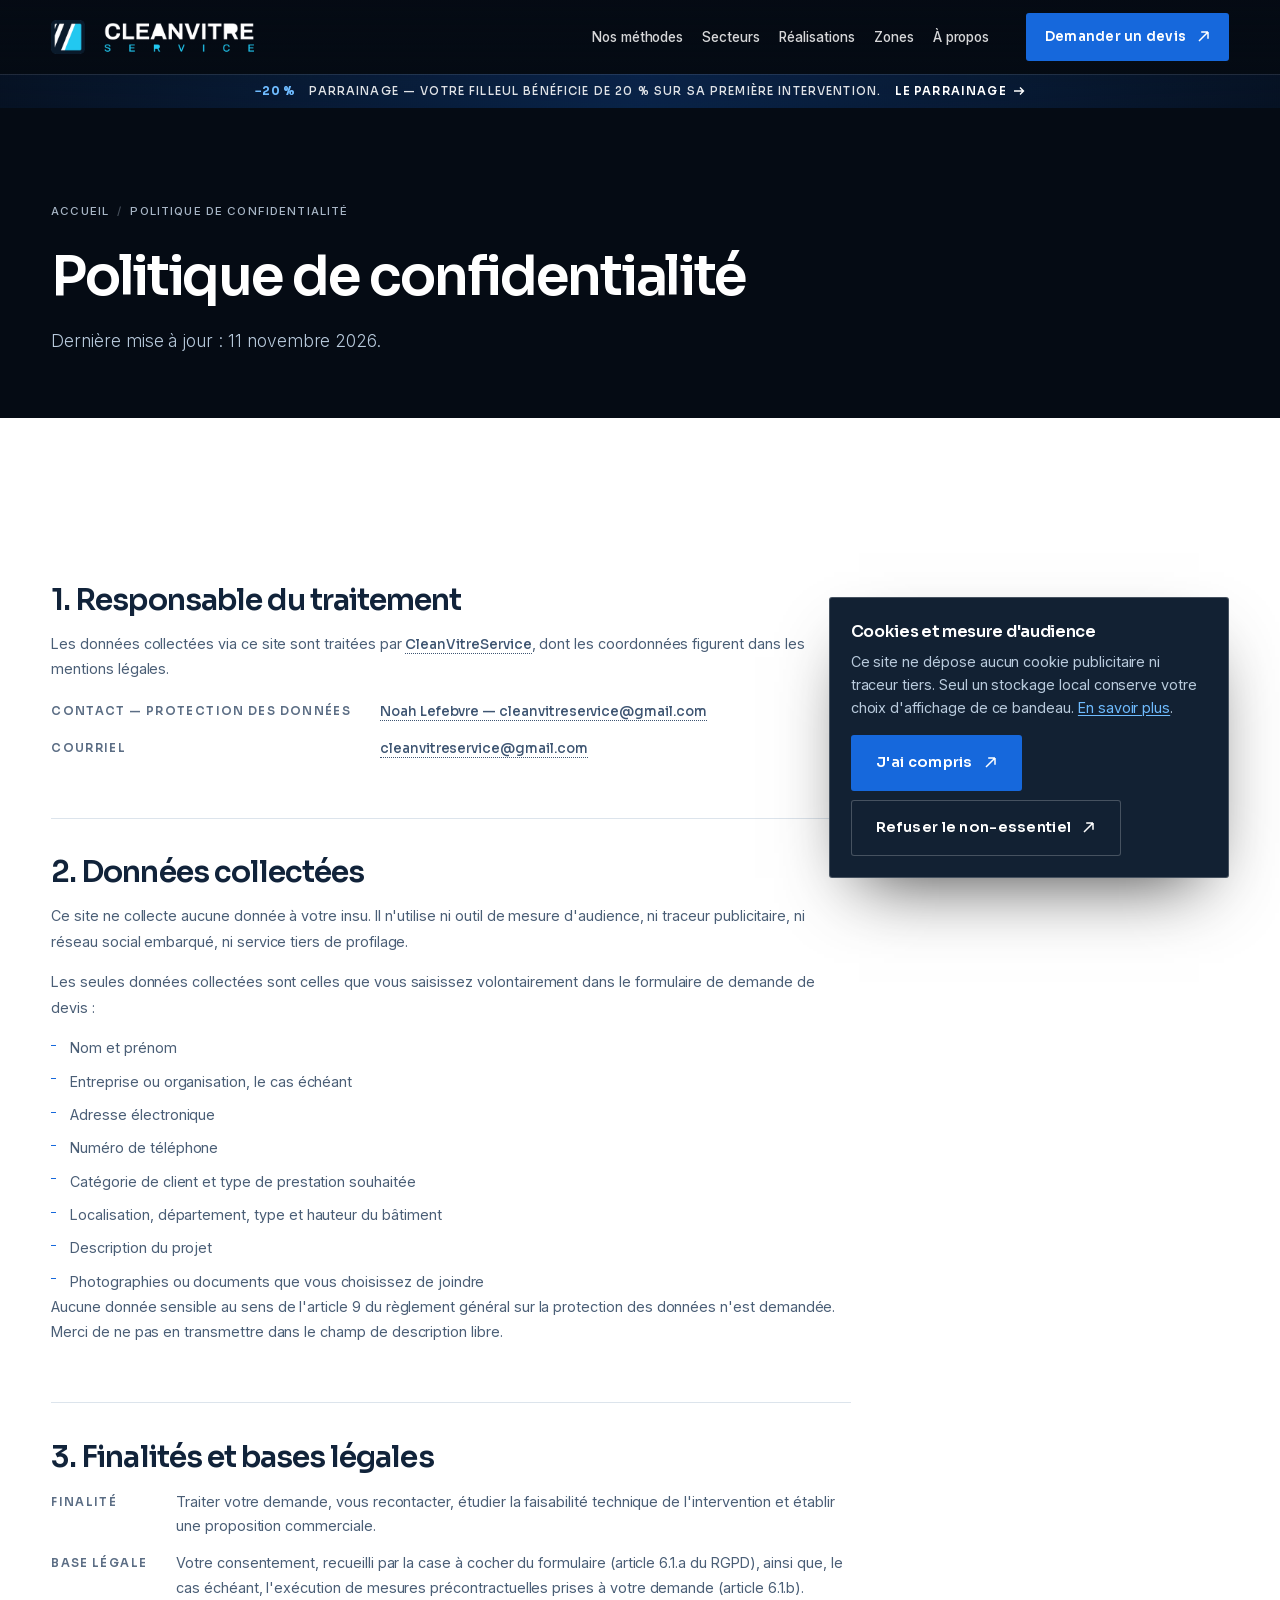
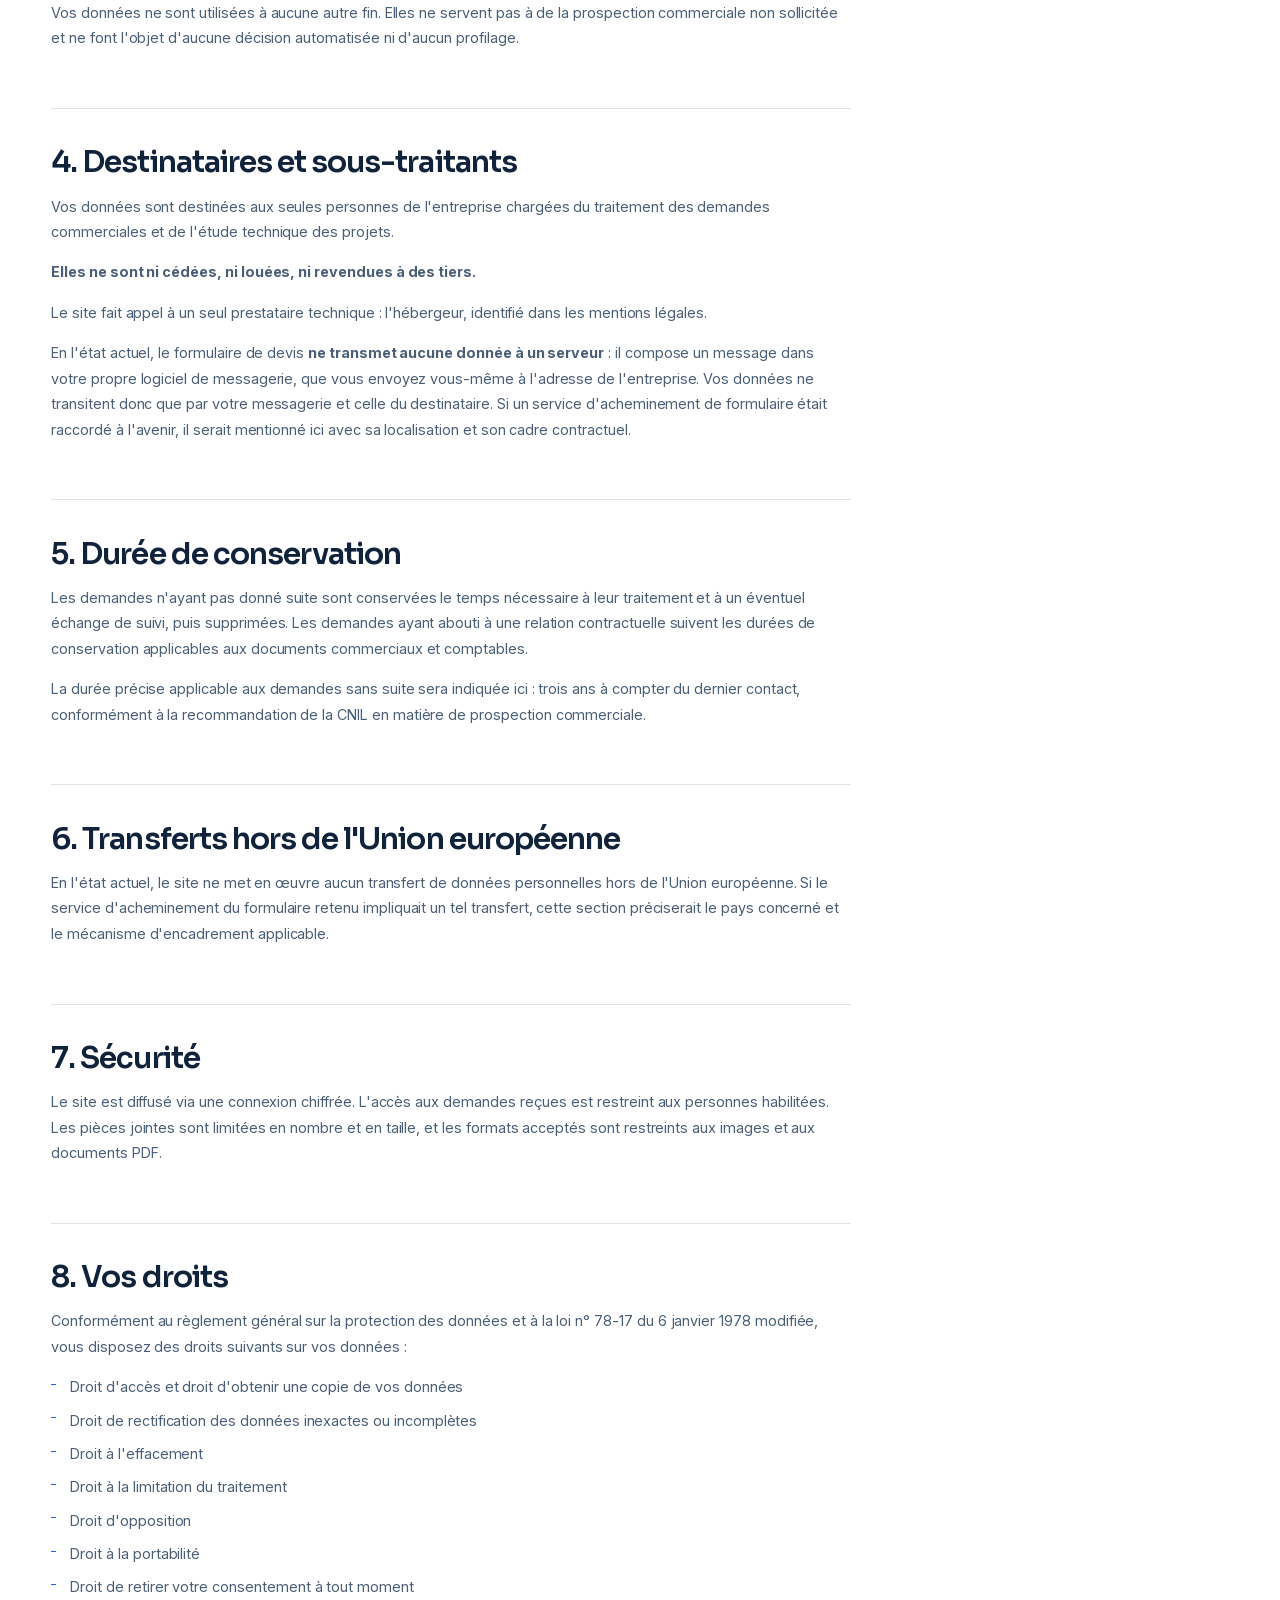
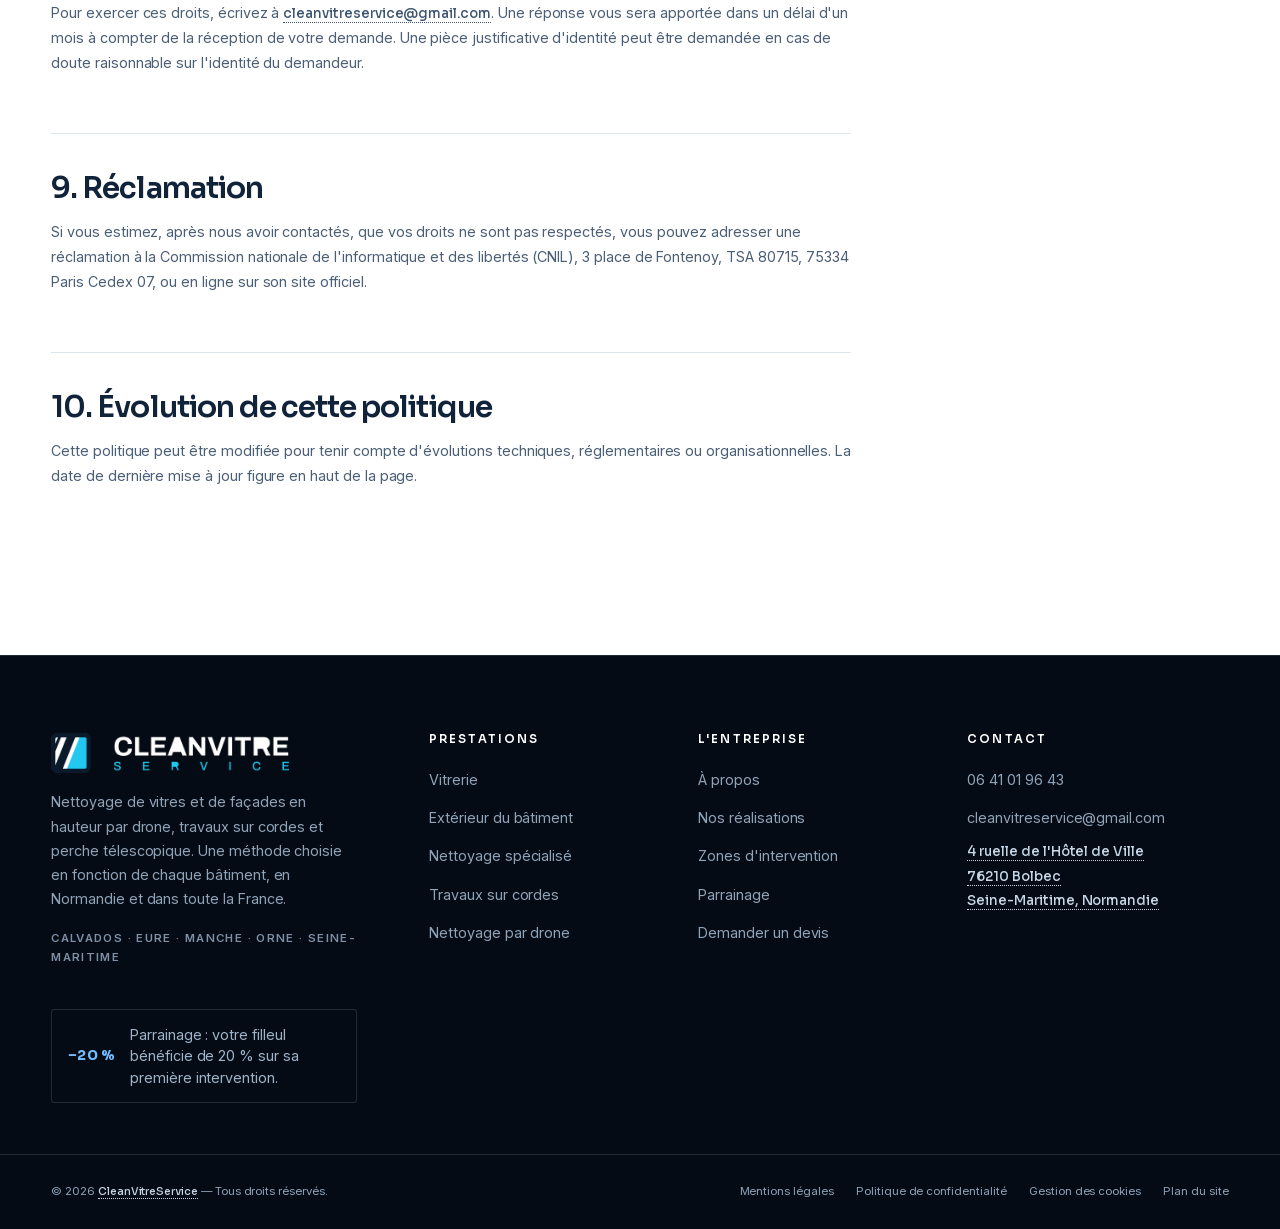
<file: docs/politique-de-confidentialite.html>
<!DOCTYPE html>
<html lang="fr">
<head>
<meta charset="utf-8">
<meta name="viewport" content="width=device-width,initial-scale=1">
<title>Politique de confidentialité | CleanVitreService</title>
<meta name="description" content="Traitement des données personnelles transmises via le formulaire de devis : finalités, base légale, destinataires, durée de conservation et exercice de vos droits.">
<link rel="canonical" href="https://youssefde143-collab.github.io/nettoyage-hauteur-normandie/politique-de-confidentialite/">
<meta name="robots" content="noindex,nofollow">
<meta name="theme-color" content="#050B14">
<meta name="format-detection" content="telephone=no">
<meta property="og:type" content="article">
<meta property="og:site_name" content="CleanVitreService">
<meta property="og:locale" content="fr_FR">
<meta property="og:title" content="Politique de confidentialité | CleanVitreService">
<meta property="og:description" content="Traitement des données personnelles transmises via le formulaire de devis : finalités, base légale, destinataires, durée de conservation et exercice de vos droits.">
<meta property="og:url" content="https://youssefde143-collab.github.io/nettoyage-hauteur-normandie/politique-de-confidentialite/">
<meta property="og:image" content="https://youssefde143-collab.github.io/nettoyage-hauteur-normandie/assets/img/hero-facade-verre-1200.webp">
<meta property="og:image:width" content="1200">
<meta property="og:image:height" content="1829">
<meta name="twitter:card" content="summary_large_image">
<meta name="twitter:title" content="Politique de confidentialité | CleanVitreService">
<meta name="twitter:description" content="Traitement des données personnelles transmises via le formulaire de devis : finalités, base légale, destinataires, durée de conservation et exercice de vos droits.">
<meta name="twitter:image" content="https://youssefde143-collab.github.io/nettoyage-hauteur-normandie/assets/img/hero-facade-verre-1200.webp">
<link rel="preconnect" href="index.html" crossorigin>
<link rel="preload" href="assets/fonts/sora-latin.woff2" as="font" type="font/woff2" crossorigin>
<link rel="preload" href="assets/fonts/inter-latin.woff2" as="font" type="font/woff2" crossorigin>
<script>document.documentElement.className+=" js"</script>

<link rel="stylesheet" href="assets/css/site.css?v=e2828141d2209712">
<link rel="icon" href="assets/img/logo-cvs-icone-192.png" type="image/png" sizes="192x192">
<link rel="apple-touch-icon" href="assets/img/logo-cvs-icone-512.png">
<script type="application/ld+json">{"@context":"https://schema.org","@graph":[{"@type":["Organization","LocalBusiness"],"@id":"https://youssefde143-collab.github.io/nettoyage-hauteur-normandie/#organisation","name":"CleanVitreService","url":"https://youssefde143-collab.github.io/nettoyage-hauteur-normandie/","description":"Nettoyage de vitres, de façades et de surfaces difficiles d'accès. Matériel conventionnel, perches télescopiques, travaux sur cordes et drone. Bolbec, Normandie.","founder":{"@type":"Person","name":"Noah Lefebvre"},"address":{"@type":"PostalAddress","streetAddress":"4 ruelle de l'Hôtel de Ville","postalCode":"76210","addressLocality":"Bolbec","addressRegion":"Normandie","addressCountry":"FR"},"telephone":"+33641019643","email":"cleanvitreservice@gmail.com","identifier":[{"@type":"PropertyValue","name":"SIREN","value":"101837474"},{"@type":"PropertyValue","name":"SIRET","value":"10183747400010"}],"areaServed":[{"@type":"AdministrativeArea","name":"Normandie"},{"@type":"City","name":"Bolbec"},{"@type":"Country","name":"France"}],"knowsAbout":["Nettoyage de vitres","Nettoyage de façades","Nettoyage de vérandas et verrières","Nettoyage de panneaux solaires","Travaux sur cordes","Perche télescopique","Nettoyage par drone"]},{"@type":"WebSite","@id":"https://youssefde143-collab.github.io/nettoyage-hauteur-normandie/#site","url":"https://youssefde143-collab.github.io/nettoyage-hauteur-normandie/","name":"CleanVitreService","inLanguage":"fr-FR","publisher":{"@id":"https://youssefde143-collab.github.io/nettoyage-hauteur-normandie/#organisation"}},{"@type":"BreadcrumbList","itemListElement":[{"@type":"ListItem","position":1,"name":"Accueil","item":"https://youssefde143-collab.github.io/nettoyage-hauteur-normandie/"},{"@type":"ListItem","position":2,"name":"Politique de confidentialité | CleanVitreService","item":"https://youssefde143-collab.github.io/nettoyage-hauteur-normandie/politique-de-confidentialite/"}]}]}</script>
</head>
<body class="a-promo">
<a class="skip" href="#principal">Aller au contenu principal</a>


<header class="nav nav--promo is-solid" id="entete" data-dark="false">
  <div class="nav__in">
    
  <a class="wm wm--auto" href="index.html">
    <img class="wm__i wm__i--sombre" src="assets/img/logo-cvs-clair-560.png" srcset="assets/img/logo-cvs-clair-560.png 560w, assets/img/logo-cvs-clair-1100.png 1100w"
          sizes="(max-width:420px) 156px, 203px" width="1100" height="184"
          alt="" decoding="async"><img class="wm__i wm__i--clair" src="assets/img/logo-cvs-560.png" srcset="assets/img/logo-cvs-560.png 560w, assets/img/logo-cvs-1100.png 1100w"
          sizes="(max-width:420px) 156px, 203px" width="1100" height="184"
          alt="" decoding="async">
    <span class="sr">CleanVitreService — accueil</span>
  </a>
    <nav class="nav__links" aria-label="Navigation principale"><a href="services.html">Nos méthodes</a><a href="secteurs-dactivite.html">Secteurs</a><a href="realisations.html">Réalisations</a><a href="zones-intervention.html">Zones</a><a href="a-propos.html">À propos</a></nav>
    <div class="nav__cta"><a class="btn  " href="contact.html">Demander un devis<svg class="btn__ar" width="13" height="13" viewBox="0 0 13 13" fill="none" aria-hidden="true"><path d="M2 11 11 2M11 2H4.2M11 2v6.8" stroke="currentColor" stroke-width="1.5"/></svg></a></div>
    <button class="nav__burger" type="button" aria-expanded="false" aria-controls="menu-mobile" aria-label="Ouvrir le menu">
      <span></span><span></span><span></span>
    </button>
  </div>
  
<a class="promo" href="parrainage.html">
  <span class="promo__tag">&minus;20&nbsp;%</span>
  <span class="promo__t">Parrainage &mdash; votre filleul bénéficie de 20&nbsp;% sur sa première intervention.</span>
  <span class="promo__s">Parrainage &middot; 20&nbsp;% pour votre filleul</span>
  <span class="promo__a">Le parrainage<svg width="12" height="12" viewBox="0 0 12 12" fill="none" aria-hidden="true"><path d="M1 6h9.5M7 2.5 10.5 6 7 9.5" stroke="currentColor" stroke-width="1.4"/></svg></span>
</a>
</header>

<div class="mob" id="menu-mobile" hidden>
  <nav class="mob__links" aria-label="Navigation mobile"><a href="index.html" class="" style="--i:0">Accueil</a><a href="services.html" class="" style="--i:1">Nos méthodes</a><a href="nettoyage-par-drone.html" class="mob__sub" style="--i:2">Nettoyage par drone</a><a href="travaux-sur-cordes.html" class="mob__sub" style="--i:3">Travaux sur cordes</a><a href="secteurs-dactivite.html" class="" style="--i:4">Secteurs d'activité</a><a href="realisations.html" class="" style="--i:5">Réalisations</a><a href="zones-intervention.html" class="" style="--i:6">Zones d'intervention</a><a href="a-propos.html" class="" style="--i:7">À propos</a><a href="parrainage.html" class="" style="--i:8">Parrainage</a><a href="contact.html" class="" style="--i:9">Contact</a></nav>
  <div class="mob__foot">
    <a class="btn  " href="contact.html">Demander un devis<svg class="btn__ar" width="13" height="13" viewBox="0 0 13 13" fill="none" aria-hidden="true"><path d="M2 11 11 2M11 2H4.2M11 2v6.8" stroke="currentColor" stroke-width="1.5"/></svg></a>
    <div class="mob__meta">
      <span class="ph">06 41 01 96 43</span>
      <span class="ph">cleanvitreservice@gmail.com</span>
    </div>
  </div>
</div>

<main id="principal">

<section class="phero phero--flat" style="background:var(--ink)">
  <div class="phero__in" style="padding-bottom:clamp(2.4rem,5vw,4rem)">
    <nav class="crumbs" aria-label="Fil d'Ariane"><a href="index.html">Accueil</a><span>/</span>Politique de confidentialité</nav>
    <h1 style="font-size:clamp(2rem,1.4rem + 2.6vw,3.4rem)">Politique de confidentialité</h1>
    <p class="phero__sub" style="font-size:var(--t-body)">Dernière mise à jour : 11 novembre 2026.</p>
  </div>
</section>

<section class="sec">
  <div class="wrap">
    <div class="legal">
      <h2>1. Responsable du traitement</h2>
      <p>Les données collectées via ce site sont traitées par <span class="ph">CleanVitreService</span>, dont les coordonnées figurent dans
      les <a href="mentions-legales.html">mentions légales</a>.</p>
      <dl><dt>Contact — protection des données</dt><dd><span class="ph">Noah Lefebvre — cleanvitreservice@gmail.com</span></dd>
          <dt>Courriel</dt><dd><span class="ph">cleanvitreservice@gmail.com</span></dd></dl>

      <h2>2. Données collectées</h2>
      <p>Ce site ne collecte aucune donnée à votre insu. Il n'utilise ni outil de mesure d'audience, ni traceur
      publicitaire, ni réseau social embarqué, ni service tiers de profilage.</p>
      <p>Les seules données collectées sont celles que vous saisissez volontairement dans le formulaire de demande
      de devis :</p>
      <ul>
        <li>Nom et prénom</li>
        <li>Entreprise ou organisation, le cas échéant</li>
        <li>Adresse électronique</li>
        <li>Numéro de téléphone</li>
        <li>Catégorie de client et type de prestation souhaitée</li>
        <li>Localisation, département, type et hauteur du bâtiment</li>
        <li>Description du projet</li>
        <li>Photographies ou documents que vous choisissez de joindre</li>
      </ul>
      <p>Aucune donnée sensible au sens de l'article 9 du règlement général sur la protection des données n'est
      demandée. Merci de ne pas en transmettre dans le champ de description libre.</p>

      <h2>3. Finalités et bases légales</h2>
      <dl>
        <dt>Finalité</dt><dd>Traiter votre demande, vous recontacter, étudier la faisabilité technique de
        l'intervention et établir une proposition commerciale.</dd>
        <dt>Base légale</dt><dd>Votre consentement, recueilli par la case à cocher du formulaire (article 6.1.a du
        RGPD), ainsi que, le cas échéant, l'exécution de mesures précontractuelles prises à votre demande
        (article 6.1.b).</dd>
      </dl>
      <p>Vos données ne sont utilisées à aucune autre fin. Elles ne servent pas à de la prospection commerciale non
      sollicitée et ne font l'objet d'aucune décision automatisée ni d'aucun profilage.</p>

      <h2>4. Destinataires et sous-traitants</h2>
      <p>Vos données sont destinées aux seules personnes de l'entreprise chargées du traitement des demandes
      commerciales et de l'étude technique des projets.</p>
      <p><strong>Elles ne sont ni cédées, ni louées, ni revendues à des tiers.</strong></p>
      <p>Le site fait appel à un seul prestataire technique : l'hébergeur, identifié dans les
      <a href="mentions-legales.html">mentions légales</a>.</p>
      <p>En l'état actuel, le formulaire de devis <strong>ne transmet aucune donnée à un serveur</strong> :
      il compose un message dans votre propre logiciel de messagerie, que vous envoyez vous-même à
      l'adresse de l'entreprise. Vos données ne transitent donc que par votre messagerie et celle du
      destinataire. Si un service d'acheminement de formulaire était raccordé à l'avenir, il serait
      mentionné ici avec sa localisation et son cadre contractuel.</p>

      <h2>5. Durée de conservation</h2>
      <p>Les demandes n'ayant pas donné suite sont conservées le temps nécessaire à leur traitement et à un
      éventuel échange de suivi, puis supprimées. Les demandes ayant abouti à une relation contractuelle suivent
      les durées de conservation applicables aux documents commerciaux et comptables.</p>
      <p>La durée précise applicable aux demandes sans suite sera indiquée ici : trois ans à compter du dernier contact, conformément à la recommandation de la CNIL en matière de prospection commerciale.</p>

      <h2>6. Transferts hors de l'Union européenne</h2>
      <p>En l'état actuel, le site ne met en œuvre aucun transfert de données personnelles hors de l'Union
      européenne. Si le service d'acheminement du formulaire retenu impliquait un tel transfert, cette section
      préciserait le pays concerné et le mécanisme d'encadrement applicable.</p>

      <h2>7. Sécurité</h2>
      <p>Le site est diffusé via une connexion chiffrée. L'accès aux demandes reçues est restreint aux personnes
      habilitées. Les pièces jointes sont limitées en nombre et en taille, et les formats acceptés sont restreints
      aux images et aux documents PDF.</p>

      <h2>8. Vos droits</h2>
      <p>Conformément au règlement général sur la protection des données et à la loi n° 78-17 du 6 janvier 1978
      modifiée, vous disposez des droits suivants sur vos données :</p>
      <ul>
        <li>Droit d'accès et droit d'obtenir une copie de vos données</li>
        <li>Droit de rectification des données inexactes ou incomplètes</li>
        <li>Droit à l'effacement</li>
        <li>Droit à la limitation du traitement</li>
        <li>Droit d'opposition</li>
        <li>Droit à la portabilité</li>
        <li>Droit de retirer votre consentement à tout moment</li>
      </ul>
      <p>Pour exercer ces droits, écrivez à <span class="ph">cleanvitreservice@gmail.com</span>. Une réponse vous sera apportée dans un délai
      d'un mois à compter de la réception de votre demande. Une pièce justificative d'identité peut être demandée
      en cas de doute raisonnable sur l'identité du demandeur.</p>

      <h2>9. Réclamation</h2>
      <p>Si vous estimez, après nous avoir contactés, que vos droits ne sont pas respectés, vous pouvez adresser une
      réclamation à la Commission nationale de l'informatique et des libertés (CNIL), 3 place de Fontenoy,
      TSA 80715, 75334 Paris Cedex 07, ou en ligne sur son site officiel.</p>

      <h2>10. Évolution de cette politique</h2>
      <p>Cette politique peut être modifiée pour tenir compte d'évolutions techniques, réglementaires ou
      organisationnelles. La date de dernière mise à jour figure en haut de la page.</p>
    </div>
  </div>
</section>

</main>

<footer class="foot">
  <div class="foot__top">
    <div class="foot__brand">
      <div class="foot__logo">
  <div class="wm wm--sombre" >
    <img class="wm__i wm__i--sombre" src="assets/img/logo-cvs-clair-560.png" srcset="assets/img/logo-cvs-clair-560.png 560w, assets/img/logo-cvs-clair-1100.png 1100w"
          sizes="(max-width:420px) 156px, 203px" width="1100" height="184"
          alt="" decoding="async" loading="lazy">
    <span class="sr">CleanVitreService</span>
  </div></div>
      <p>Nettoyage de vitres et de façades en hauteur par drone, travaux sur cordes et perche télescopique. Une méthode choisie en fonction de chaque bâtiment, en Normandie et dans toute la France.</p>
      <p class="foot__zones">Calvados · Eure · Manche · Orne · Seine-Maritime</p>
      <a class="foot__par" href="parrainage.html">
        <b>&minus;20&nbsp;%</b>
        <span>Parrainage : votre filleul bénéficie de 20&nbsp;% sur sa première intervention.</span>
      </a>
    </div>
    
  <div>
    <h3>Prestations</h3>
    <ul>
      <li><a href="services.html#vitrerie">Vitrerie</a></li><li><a href="services.html#exterieur">Extérieur du bâtiment</a></li><li><a href="services.html#specialise">Nettoyage spécialisé</a></li>
      <li><a href="travaux-sur-cordes.html">Travaux sur cordes</a></li><li><a href="nettoyage-par-drone.html">Nettoyage par drone</a></li>
    </ul>
  </div>
  <div>
    <h3>L'entreprise</h3>
    <ul>
      <li><a href="a-propos.html">À propos</a></li>
      <li><a href="realisations.html">Nos réalisations</a></li>
      <li><a href="zones-intervention.html">Zones d'intervention</a></li>
      <li><a href="parrainage.html">Parrainage</a></li>
      <li><a href="contact.html">Demander un devis</a></li>
    </ul>
  </div>
  <div>
    <h3>Contact</h3>
    <ul>
      <li><a href="tel:+33641019643">06 41 01 96 43</a></li>
      <li><a href="mailto:cleanvitreservice@gmail.com">cleanvitreservice@gmail.com</a></li>
      <li><span class="ph">4 ruelle de l'Hôtel de Ville<br>76210 Bolbec<br>Seine-Maritime, Normandie</span></li>
      
    </ul>
  </div>
  </div>
  <div class="foot__legal">
    <div>
      <span>© 2026 <span class="ph">CleanVitreService</span> — Tous droits réservés.</span>
      <nav aria-label="Liens légaux">
        <a href="mentions-legales.html">Mentions légales</a>
        <a href="politique-de-confidentialite.html">Politique de confidentialité</a>
        <a href="gestion-des-cookies.html">Gestion des cookies</a>
        <a href="plan-du-site.html">Plan du site</a>
      </nav>
    </div>
  </div>
</footer>

<div class="mbar" id="barre-mobile">
  <a class="btn btn--on-dark" href="tel:+33641019643">Appeler</a>
  <a class="btn" href="contact.html">Demander un devis</a>
</div>

<aside class="cookies" id="cookies" role="region" aria-live="polite" aria-label="Gestion des cookies" hidden>
  <div>
    <b>Cookies et mesure d'audience</b>
    Ce site ne dépose aucun cookie publicitaire ni traceur tiers. Seul un stockage local conserve votre choix
    d'affichage de ce bandeau. <a href="gestion-des-cookies.html">En savoir plus</a>.
  </div>
  <div class="cookies__act">
    <button class="btn" type="button" data-cookie="ok">J'ai compris<svg class="btn__ar" width="13" height="13" viewBox="0 0 13 13" fill="none" aria-hidden="true"><path d="M2 11 11 2M11 2H4.2M11 2v6.8" stroke="currentColor" stroke-width="1.5"/></svg></button>
    <button class="btn btn--on-dark" type="button" data-cookie="no">Refuser le non-essentiel<svg class="btn__ar" width="13" height="13" viewBox="0 0 13 13" fill="none" aria-hidden="true"><path d="M2 11 11 2M11 2H4.2M11 2v6.8" stroke="currentColor" stroke-width="1.5"/></svg></button>
  </div>
</aside>

<script src="assets/js/site.js?v=e6a8d12e" defer></script>

</body>
</html>
</file>
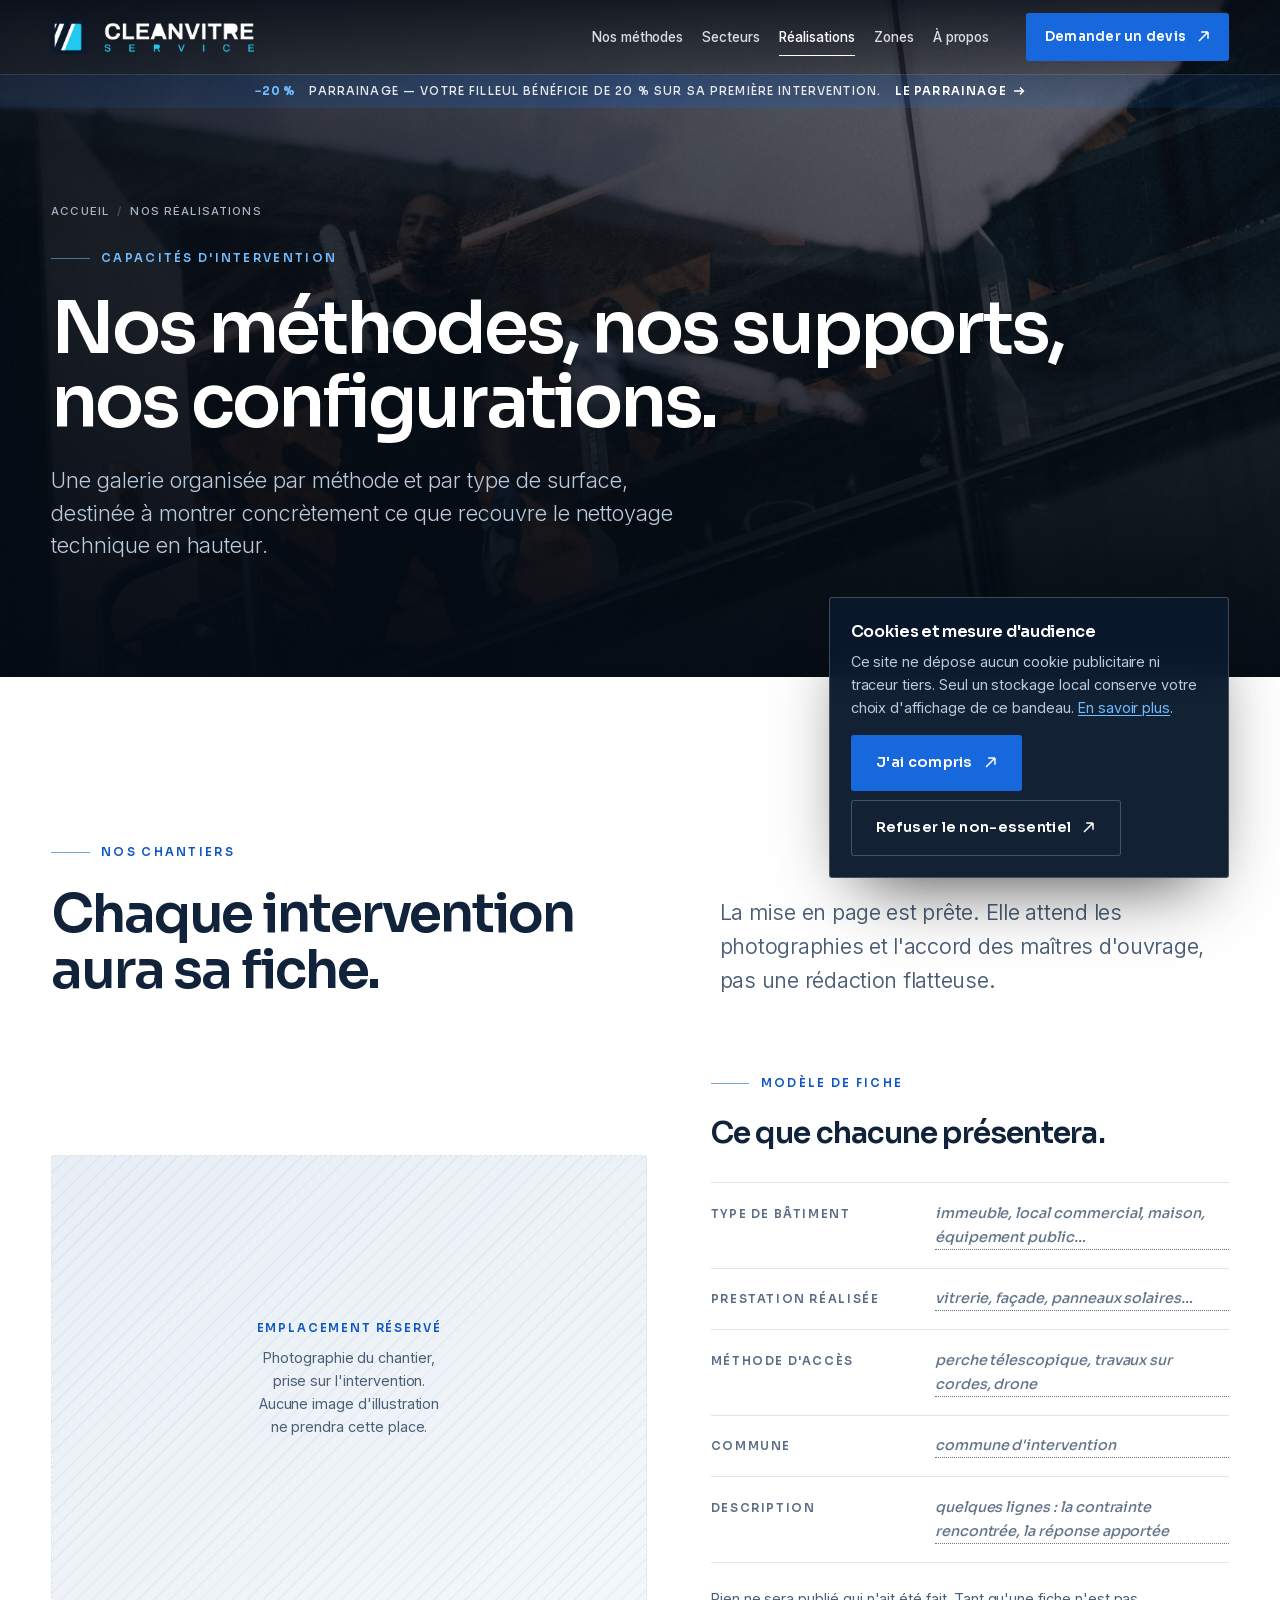
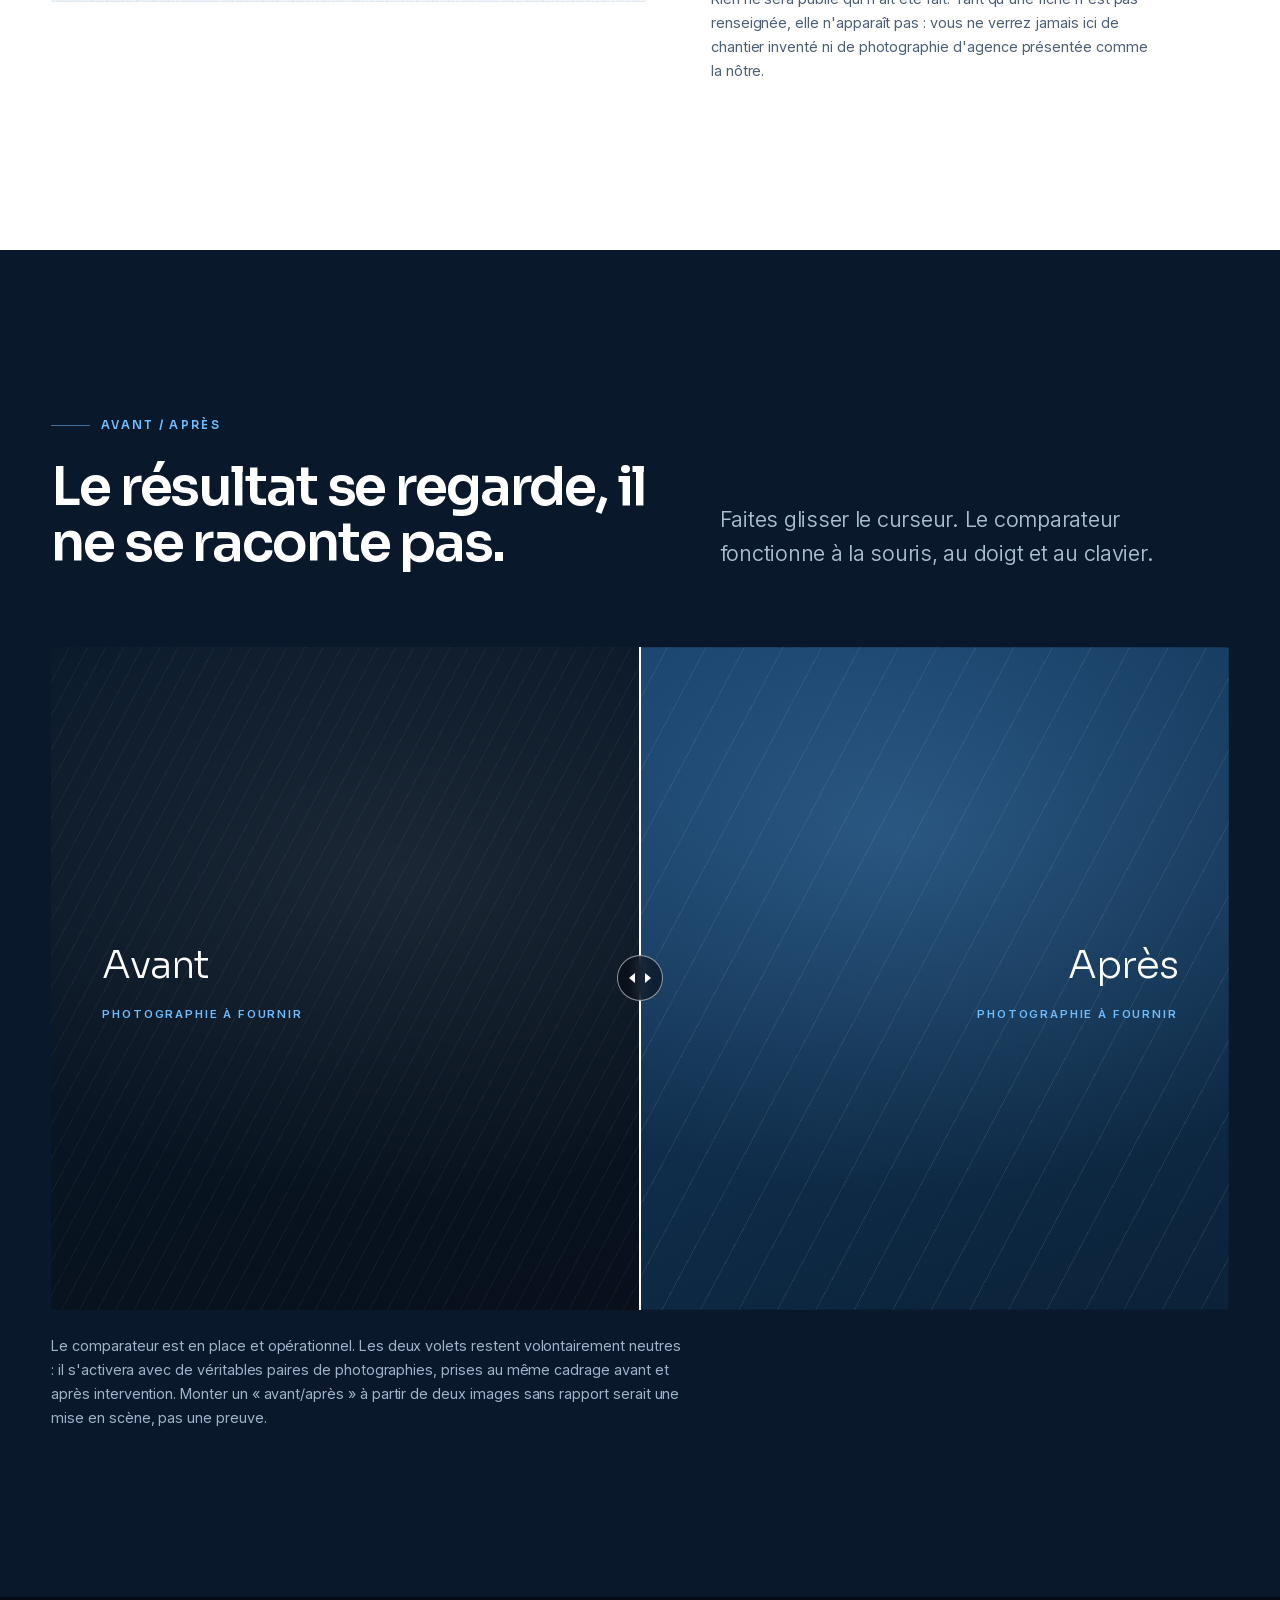
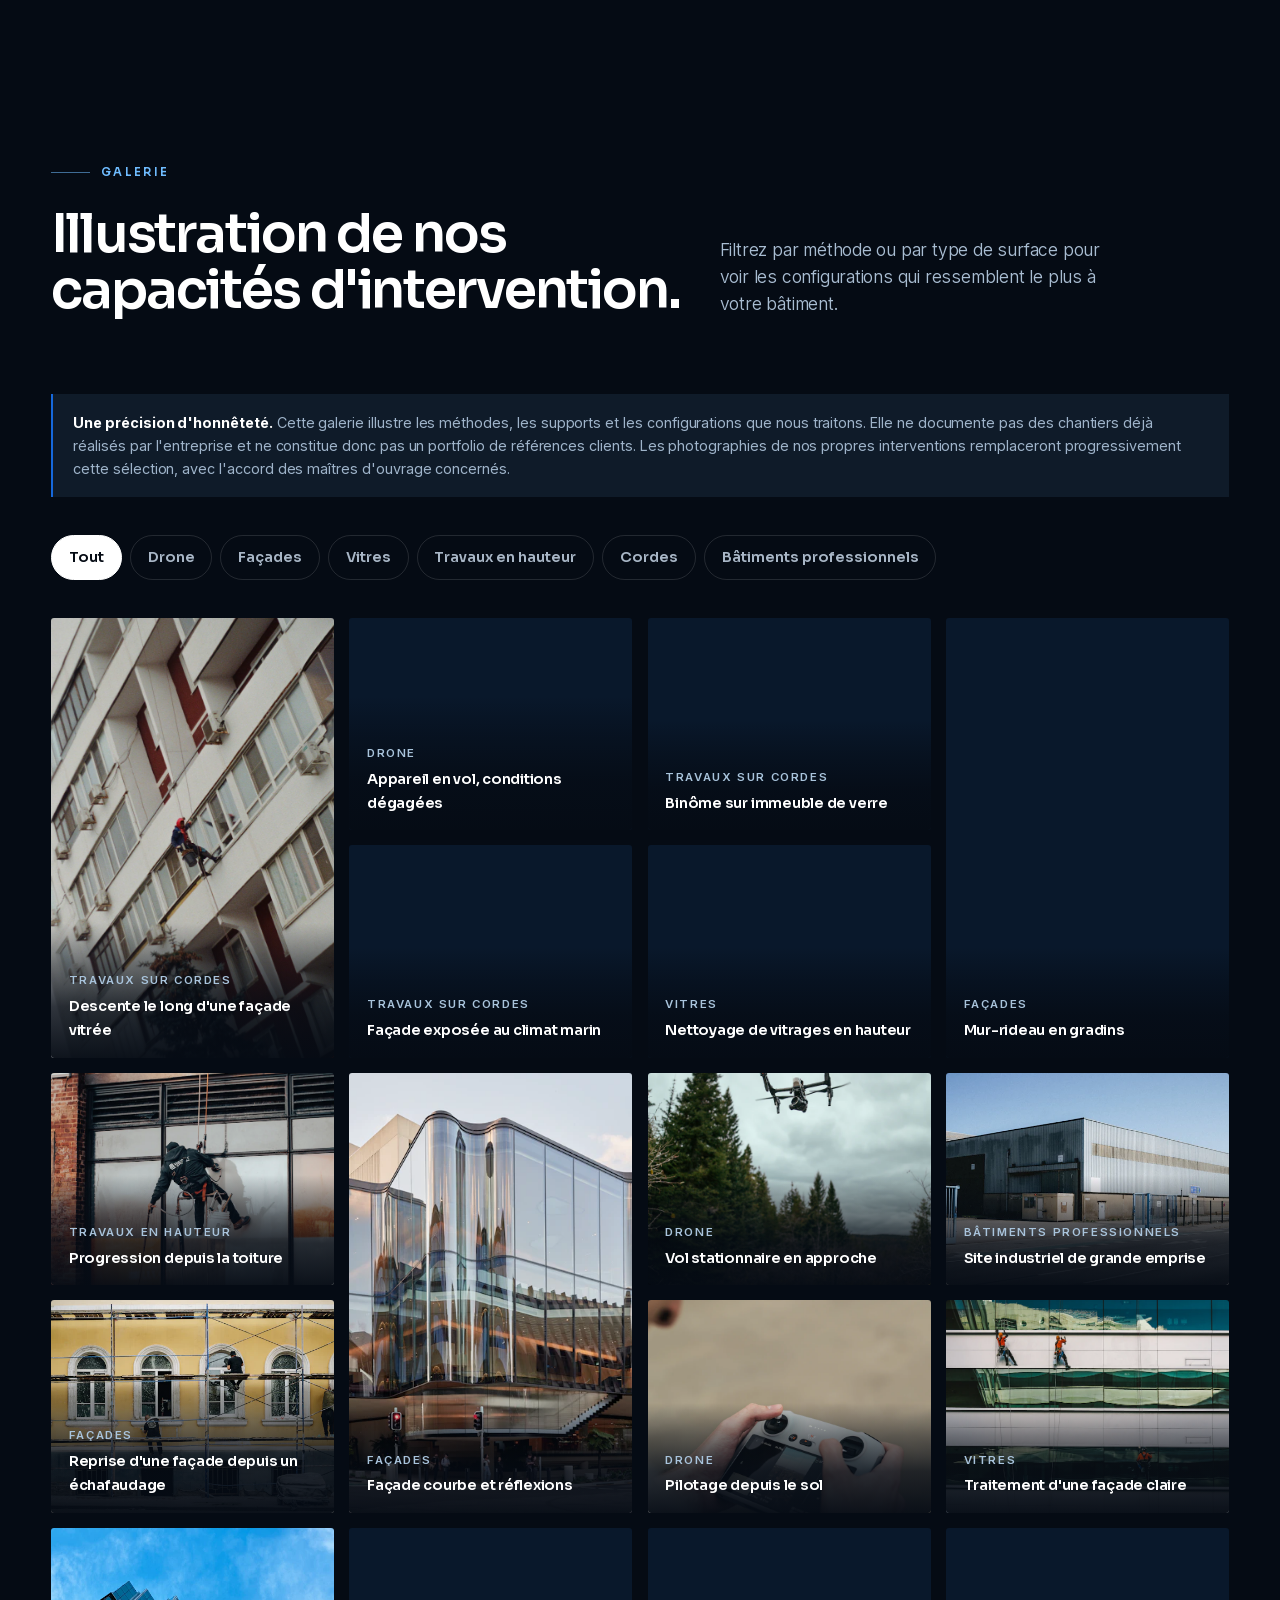
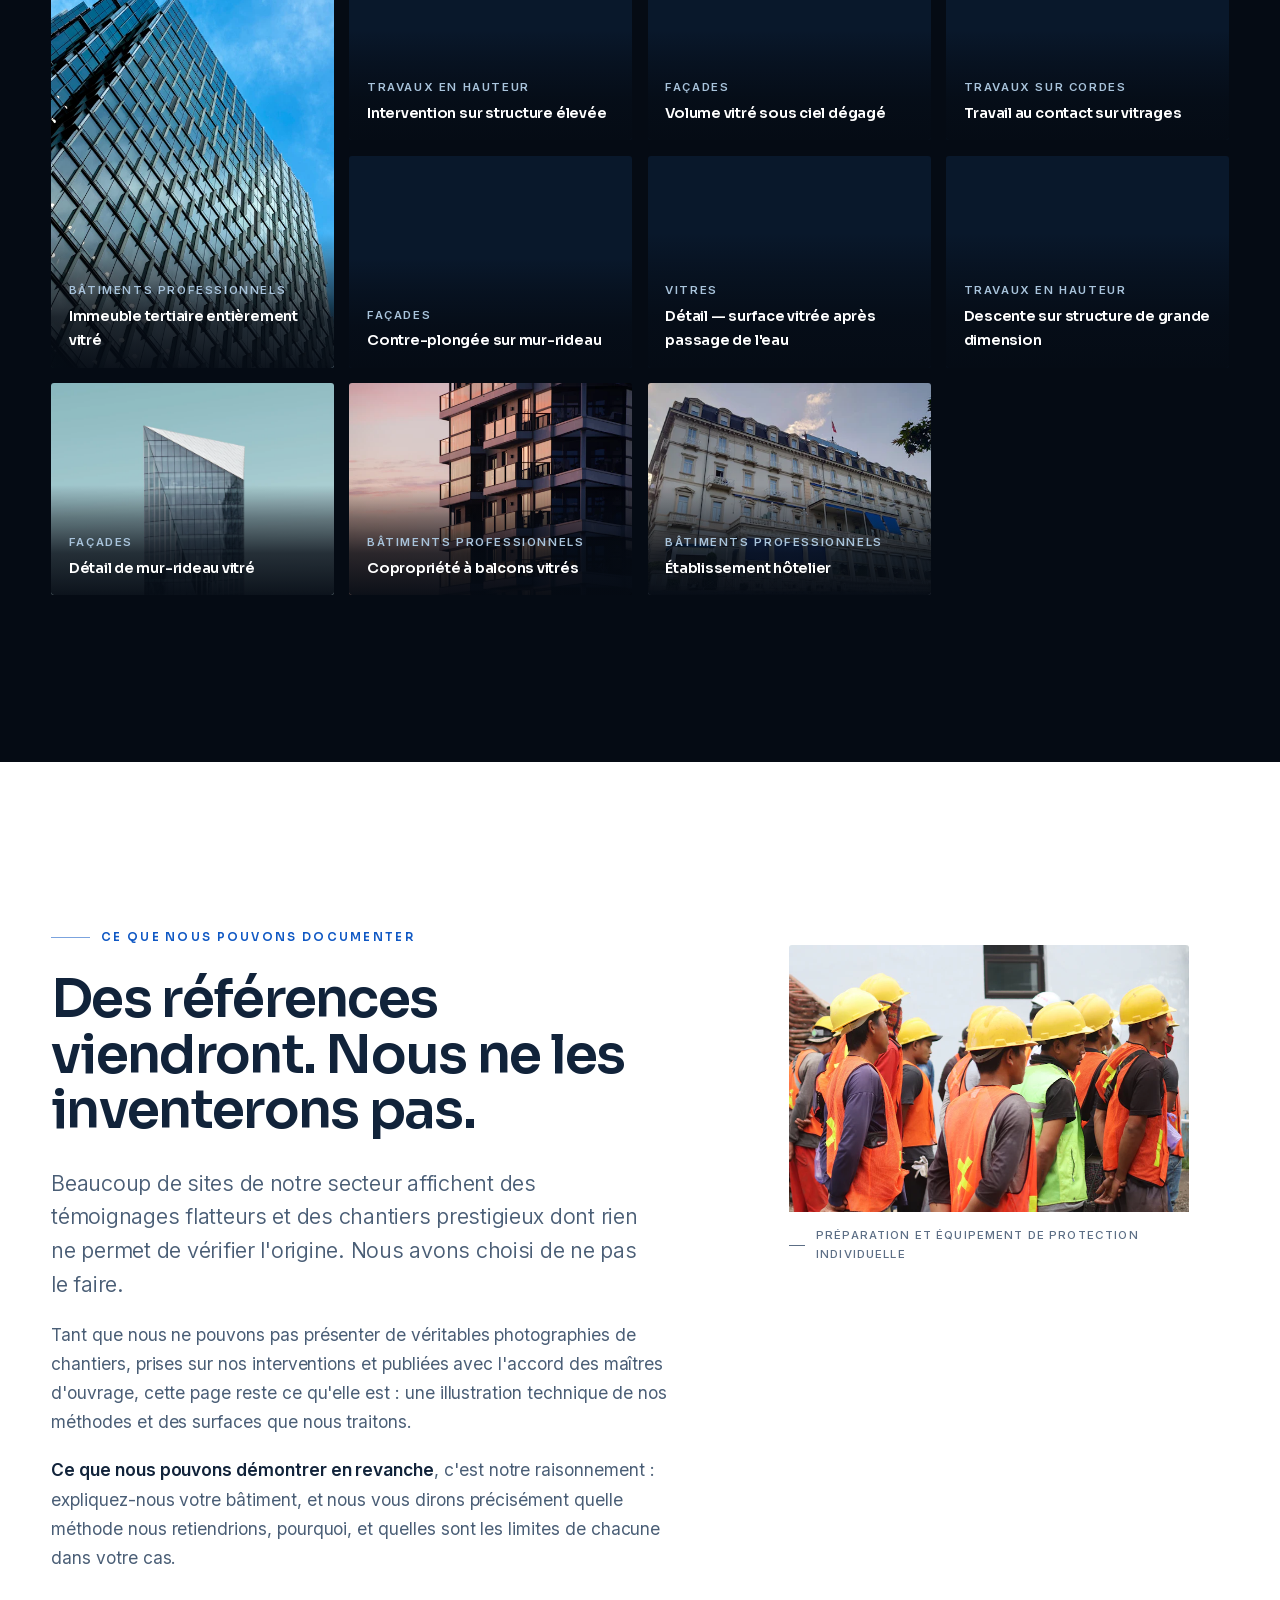
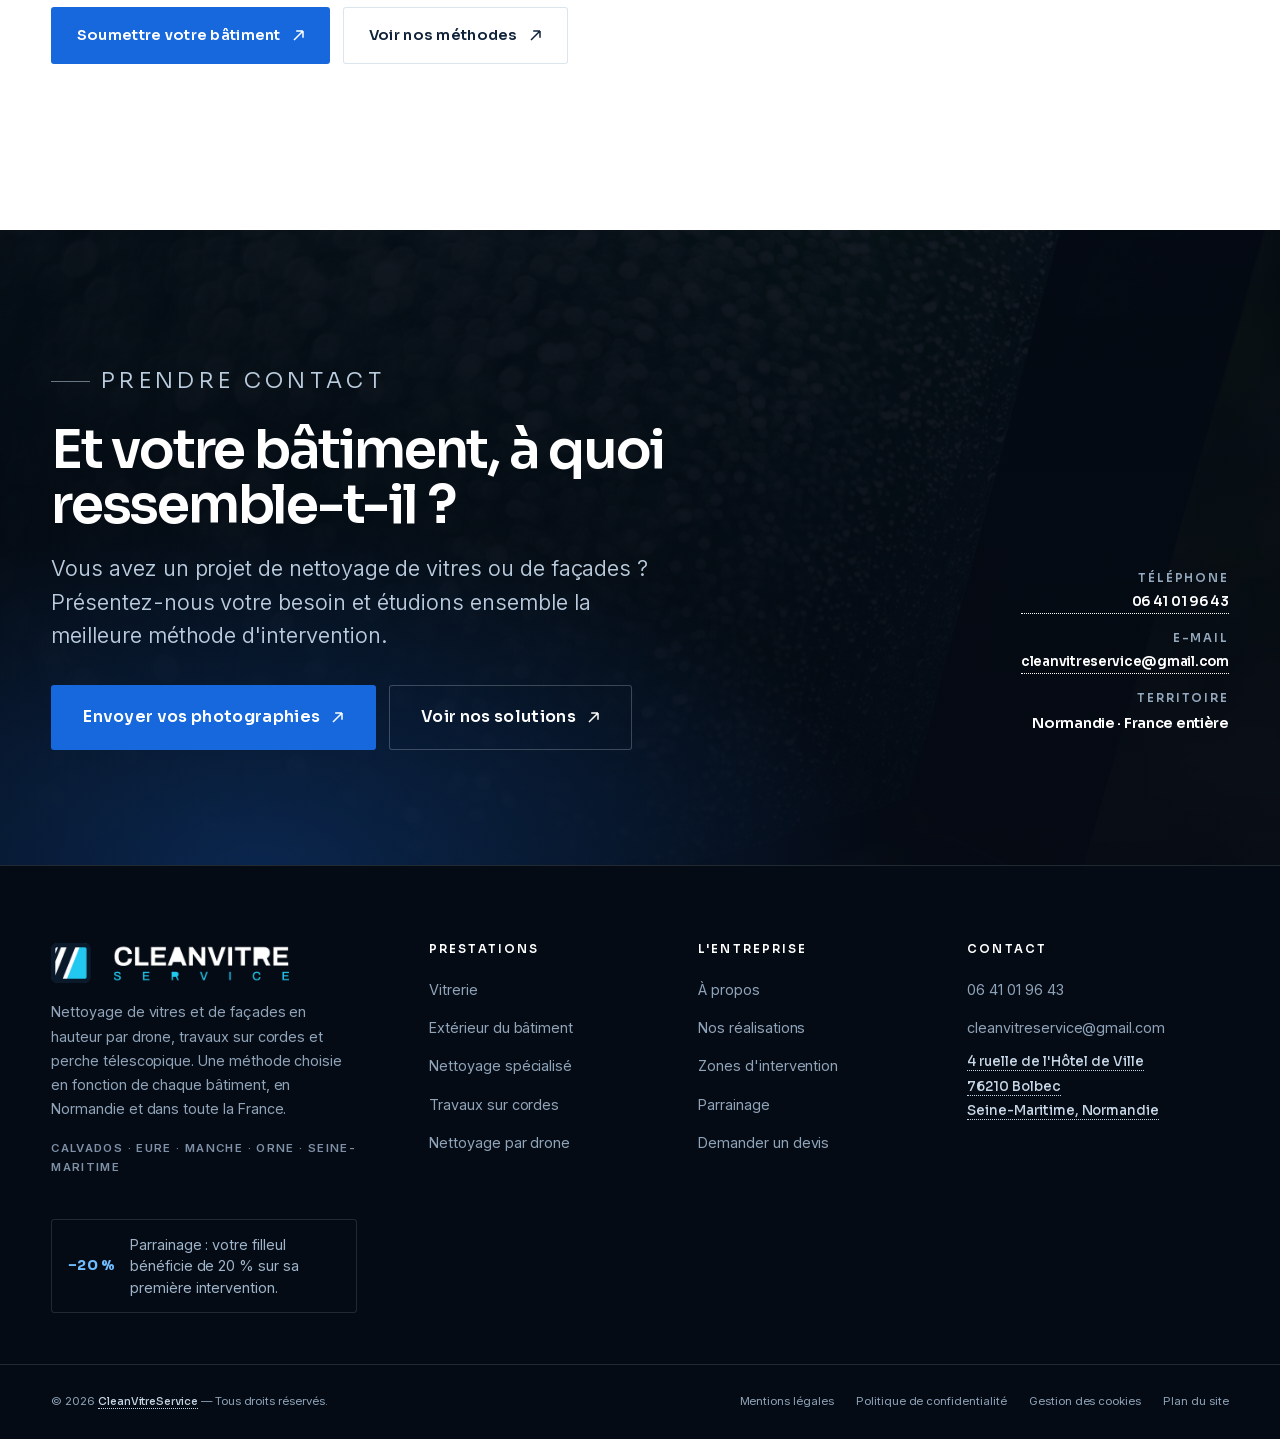
<file: docs/realisations.html>
<!DOCTYPE html>
<html lang="fr">
<head>
<meta charset="utf-8">
<meta name="viewport" content="width=device-width,initial-scale=1">
<title>Nos réalisations | CleanVitreService</title>
<meta name="description" content="Galerie illustrant nos capacités d'intervention en nettoyage de vitres et de façades : drone, travaux sur cordes, bâtiments professionnels et surfaces vitrées.">
<link rel="canonical" href="https://youssefde143-collab.github.io/nettoyage-hauteur-normandie/realisations/">
<meta name="robots" content="noindex,nofollow">
<meta name="theme-color" content="#050B14">
<meta name="format-detection" content="telephone=no">
<meta property="og:type" content="article">
<meta property="og:site_name" content="CleanVitreService">
<meta property="og:locale" content="fr_FR">
<meta property="og:title" content="Nos réalisations | CleanVitreService">
<meta property="og:description" content="Galerie illustrant nos capacités d'intervention en nettoyage de vitres et de façades : drone, travaux sur cordes, bâtiments professionnels et surfaces vitrées.">
<meta property="og:url" content="https://youssefde143-collab.github.io/nettoyage-hauteur-normandie/realisations/">
<meta property="og:image" content="https://youssefde143-collab.github.io/nettoyage-hauteur-normandie/assets/img/vitre-grattoir-band-1100.webp">
<meta property="og:image:width" content="1100">
<meta property="og:image:height" content="619">
<meta name="twitter:card" content="summary_large_image">
<meta name="twitter:title" content="Nos réalisations | CleanVitreService">
<meta name="twitter:description" content="Galerie illustrant nos capacités d'intervention en nettoyage de vitres et de façades : drone, travaux sur cordes, bâtiments professionnels et surfaces vitrées.">
<meta name="twitter:image" content="https://youssefde143-collab.github.io/nettoyage-hauteur-normandie/assets/img/vitre-grattoir-band-1100.webp">
<link rel="preconnect" href="index.html" crossorigin>
<link rel="preload" href="assets/fonts/sora-latin.woff2" as="font" type="font/woff2" crossorigin>
<link rel="preload" href="assets/fonts/inter-latin.woff2" as="font" type="font/woff2" crossorigin>
<script>document.documentElement.className+=" js"</script>

<link rel="stylesheet" href="assets/css/site.css?v=e2828141d2209712">
<link rel="icon" href="assets/img/logo-cvs-icone-192.png" type="image/png" sizes="192x192">
<link rel="apple-touch-icon" href="assets/img/logo-cvs-icone-512.png">
<script type="application/ld+json">{"@context":"https://schema.org","@graph":[{"@type":["Organization","LocalBusiness"],"@id":"https://youssefde143-collab.github.io/nettoyage-hauteur-normandie/#organisation","name":"CleanVitreService","url":"https://youssefde143-collab.github.io/nettoyage-hauteur-normandie/","description":"Nettoyage de vitres, de façades et de surfaces difficiles d'accès. Matériel conventionnel, perches télescopiques, travaux sur cordes et drone. Bolbec, Normandie.","founder":{"@type":"Person","name":"Noah Lefebvre"},"address":{"@type":"PostalAddress","streetAddress":"4 ruelle de l'Hôtel de Ville","postalCode":"76210","addressLocality":"Bolbec","addressRegion":"Normandie","addressCountry":"FR"},"telephone":"+33641019643","email":"cleanvitreservice@gmail.com","identifier":[{"@type":"PropertyValue","name":"SIREN","value":"101837474"},{"@type":"PropertyValue","name":"SIRET","value":"10183747400010"}],"areaServed":[{"@type":"AdministrativeArea","name":"Normandie"},{"@type":"City","name":"Bolbec"},{"@type":"Country","name":"France"}],"knowsAbout":["Nettoyage de vitres","Nettoyage de façades","Nettoyage de vérandas et verrières","Nettoyage de panneaux solaires","Travaux sur cordes","Perche télescopique","Nettoyage par drone"]},{"@type":"WebSite","@id":"https://youssefde143-collab.github.io/nettoyage-hauteur-normandie/#site","url":"https://youssefde143-collab.github.io/nettoyage-hauteur-normandie/","name":"CleanVitreService","inLanguage":"fr-FR","publisher":{"@id":"https://youssefde143-collab.github.io/nettoyage-hauteur-normandie/#organisation"}},{"@type":"BreadcrumbList","itemListElement":[{"@type":"ListItem","position":1,"name":"Accueil","item":"https://youssefde143-collab.github.io/nettoyage-hauteur-normandie/"},{"@type":"ListItem","position":2,"name":"Nos réalisations | CleanVitreService","item":"https://youssefde143-collab.github.io/nettoyage-hauteur-normandie/realisations/"}]}]}</script>
</head>
<body class="a-promo">
<a class="skip" href="#principal">Aller au contenu principal</a>


<header class="nav nav--promo" id="entete" data-dark="true">
  <div class="nav__in">
    
  <a class="wm wm--auto" href="index.html">
    <img class="wm__i wm__i--sombre" src="assets/img/logo-cvs-clair-560.png" srcset="assets/img/logo-cvs-clair-560.png 560w, assets/img/logo-cvs-clair-1100.png 1100w"
          sizes="(max-width:420px) 156px, 203px" width="1100" height="184"
          alt="" decoding="async"><img class="wm__i wm__i--clair" src="assets/img/logo-cvs-560.png" srcset="assets/img/logo-cvs-560.png 560w, assets/img/logo-cvs-1100.png 1100w"
          sizes="(max-width:420px) 156px, 203px" width="1100" height="184"
          alt="" decoding="async">
    <span class="sr">CleanVitreService — accueil</span>
  </a>
    <nav class="nav__links" aria-label="Navigation principale"><a href="services.html">Nos méthodes</a><a href="secteurs-dactivite.html">Secteurs</a><a href="realisations.html" aria-current="page">Réalisations</a><a href="zones-intervention.html">Zones</a><a href="a-propos.html">À propos</a></nav>
    <div class="nav__cta"><a class="btn  " href="contact.html">Demander un devis<svg class="btn__ar" width="13" height="13" viewBox="0 0 13 13" fill="none" aria-hidden="true"><path d="M2 11 11 2M11 2H4.2M11 2v6.8" stroke="currentColor" stroke-width="1.5"/></svg></a></div>
    <button class="nav__burger" type="button" aria-expanded="false" aria-controls="menu-mobile" aria-label="Ouvrir le menu">
      <span></span><span></span><span></span>
    </button>
  </div>
  
<a class="promo" href="parrainage.html">
  <span class="promo__tag">&minus;20&nbsp;%</span>
  <span class="promo__t">Parrainage &mdash; votre filleul bénéficie de 20&nbsp;% sur sa première intervention.</span>
  <span class="promo__s">Parrainage &middot; 20&nbsp;% pour votre filleul</span>
  <span class="promo__a">Le parrainage<svg width="12" height="12" viewBox="0 0 12 12" fill="none" aria-hidden="true"><path d="M1 6h9.5M7 2.5 10.5 6 7 9.5" stroke="currentColor" stroke-width="1.4"/></svg></span>
</a>
</header>

<div class="mob" id="menu-mobile" hidden>
  <nav class="mob__links" aria-label="Navigation mobile"><a href="index.html" class="" style="--i:0">Accueil</a><a href="services.html" class="" style="--i:1">Nos méthodes</a><a href="nettoyage-par-drone.html" class="mob__sub" style="--i:2">Nettoyage par drone</a><a href="travaux-sur-cordes.html" class="mob__sub" style="--i:3">Travaux sur cordes</a><a href="secteurs-dactivite.html" class="" style="--i:4">Secteurs d'activité</a><a href="realisations.html" class="" style="--i:5" aria-current="page">Réalisations</a><a href="zones-intervention.html" class="" style="--i:6">Zones d'intervention</a><a href="a-propos.html" class="" style="--i:7">À propos</a><a href="parrainage.html" class="" style="--i:8">Parrainage</a><a href="contact.html" class="" style="--i:9">Contact</a></nav>
  <div class="mob__foot">
    <a class="btn  " href="contact.html">Demander un devis<svg class="btn__ar" width="13" height="13" viewBox="0 0 13 13" fill="none" aria-hidden="true"><path d="M2 11 11 2M11 2H4.2M11 2v6.8" stroke="currentColor" stroke-width="1.5"/></svg></a>
    <div class="mob__meta">
      <span class="ph">06 41 01 96 43</span>
      <span class="ph">cleanvitreservice@gmail.com</span>
    </div>
  </div>
</div>

<main id="principal">

<section class="phero phero--flat">
  <div class="phero__media"><img src="assets/img/vitre-grattoir-band-1600.webp" srcset="assets/img/vitre-grattoir-band-760.webp 760w, assets/img/vitre-grattoir-band-1100.webp 1100w, assets/img/vitre-grattoir-band-1600.webp 1600w" sizes="100vw"
    width="1600" height="900" alt="Intervenant nettoyant les vitres d'un immeuble de grande hauteur" class=""
    loading="eager" fetchpriority="high" decoding="sync"></div>
  <div class="phero__in">
    <nav class="crumbs" aria-label="Fil d'Ariane"><a href="index.html">Accueil</a><span>/</span>Nos réalisations</nav>
    <p class="eyebrow">Capacités d'intervention</p>
    <h1>Nos méthodes, nos supports, nos configurations.</h1>
    <p class="phero__sub">Une galerie organisée par méthode et par type de surface, destinée à montrer concrètement ce que recouvre le nettoyage technique en hauteur.</p>
  </div>
</section>

<!-- Fiche de chantier : structure prête, contenu à venir ------------------ -->
<section class="sec" aria-labelledby="fiche-t">
  <div class="wrap">
    <div class="shead rv">
      <div>
        <p class="eyebrow">Nos chantiers</p>
        <h2 id="fiche-t">Chaque intervention aura sa fiche.</h2>
      </div>
      <div class="shead__aside">
        <p class="lead">La mise en page est prête. Elle attend les photographies et l'accord des maîtres d'ouvrage, pas une rédaction flatteuse.</p>
      </div>
    </div>
    <article class="proj rv">
      <div class="proj__im">
        <span class="proj__ph"><b>Emplacement réservé</b>Photographie du chantier, prise sur l'intervention. Aucune image d'illustration ne prendra cette place.</span>
      </div>
      <div class="proj__b">
        <p class="eyebrow">Modèle de fiche</p>
        <h3>Ce que chacune présentera.</h3>
        <dl class="proj__d">
          <div><dt>Type de bâtiment</dt><dd class="ph">immeuble, local commercial, maison, équipement public…</dd></div>
          <div><dt>Prestation réalisée</dt><dd class="ph">vitrerie, façade, panneaux solaires…</dd></div>
          <div><dt>Méthode d'accès</dt><dd class="ph">perche télescopique, travaux sur cordes, drone</dd></div>
          <div><dt>Commune</dt><dd class="ph">commune d'intervention</dd></div>
          <div><dt>Description</dt><dd class="ph">quelques lignes : la contrainte rencontrée, la réponse apportée</dd></div>
        </dl>
        <p class="proj__n">Rien ne sera publié qui n'ait été fait. Tant qu'une fiche n'est pas renseignée, elle n'apparaît pas : vous ne verrez jamais ici de chantier inventé ni de photographie d'agence présentée comme la nôtre.</p>
      </div>
    </article>
  </div>
</section>

<!-- Comparateur avant / après --------------------------------------------- -->
<section class="sec sec--navy" aria-labelledby="ba-t">
  <div class="wrap">
    <div class="shead rv">
      <div>
        <p class="eyebrow">Avant / après</p>
        <h2 id="ba-t">Le résultat se regarde, il ne se raconte pas.</h2>
      </div>
      <div class="shead__aside">
        <p class="lead">Faites glisser le curseur. Le comparateur fonctionne à la souris, au doigt et au clavier.</p>
      </div>
    </div>
    <figure class="ba rv" data-ba>
      <div class="ba__st">
        <div class="ba__l ba__l--av"><span>Avant</span><em>photographie à fournir</em></div>
        <div class="ba__l ba__l--ap"><span>Après</span><em>photographie à fournir</em></div>
        <div class="ba__h" aria-hidden="true"><i></i></div>
        <input class="ba__r" type="range" min="0" max="100" value="50" step="0.5" aria-label="Comparer l'avant et l'après">
      </div>
      <figcaption>Le comparateur est en place et opérationnel. Les deux volets restent volontairement neutres : il s'activera avec de véritables paires de photographies, prises au même cadrage avant et après intervention. Monter un « avant/après » à partir de deux images sans rapport serait une mise en scène, pas une preuve.</figcaption>
    </figure>
  </div>
</section>

<section class="sec sec--dark" aria-labelledby="gal-t">
  <div class="wrap">
    <div class="shead rv">
      <div>
        <p class="eyebrow">Galerie</p>
        <h2 id="gal-t">Illustration de nos capacités d'intervention.</h2>
      </div>
      <div class="shead__aside">
        <p class="lead" style="font-size:var(--t-body)">Filtrez par méthode ou par type de surface pour voir les configurations qui ressemblent le plus à votre bâtiment.</p>
      </div>
    </div>

    <div class="note rv" style="margin-top:0;margin-bottom:2.4rem">
      <strong style="color:#fff">Une précision d'honnêteté.</strong> Cette galerie illustre les méthodes, les supports et les
      configurations que nous traitons. Elle ne documente pas des chantiers déjà réalisés par l'entreprise et ne constitue
      donc pas un portfolio de références clients. Les photographies de nos propres interventions remplaceront
      progressivement cette sélection, avec l'accord des maîtres d'ouvrage concernés.
    </div>

    <div class="filters rv" role="group" aria-label="Filtrer la galerie">
      <button type="button" data-filter="tout" aria-pressed="true">Tout</button><button type="button" data-filter="drone" aria-pressed="false">Drone</button><button type="button" data-filter="facades" aria-pressed="false">Façades</button><button type="button" data-filter="vitres" aria-pressed="false">Vitres</button><button type="button" data-filter="hauteur" aria-pressed="false">Travaux en hauteur</button><button type="button" data-filter="cordes" aria-pressed="false">Cordes</button><button type="button" data-filter="batiments" aria-pressed="false">Bâtiments professionnels</button>
    </div>
    <p class="vh" id="gal-live" role="status" aria-live="polite"></p>
    <div class="gal rv" data-gal>
      
      <figure data-cat="cordes vitres hauteur" class="is-tall">
        <img src="assets/img/real-01-1200.webp" srcset="assets/img/real-01-700.webp 700w, assets/img/real-01-1200.webp 1200w" sizes="(max-width:520px) 100vw, (max-width:900px) 50vw, 33vw"
    width="1200" height="1809" alt="Laveur de vitres descendant en rappel le long de la façade vitrée d'un immeuble" class=""
    loading="lazy" decoding="async">
        <figcaption><span>Travaux sur cordes</span><b>Descente le long d'une façade vitrée</b></figcaption>
      </figure>
      <figure data-cat="drone hauteur">
        <img src="assets/img/real-12-1200.webp" srcset="assets/img/real-12-700.webp 700w, assets/img/real-12-1200.webp 1200w" sizes="(max-width:520px) 100vw, (max-width:900px) 50vw, 33vw"
    width="1200" height="791" alt="Drone professionnel en vol à la lumière dorée du soir" class=""
    loading="lazy" decoding="async">
        <figcaption><span>Drone</span><b>Appareil en vol, conditions dégagées</b></figcaption>
      </figure>
      <figure data-cat="cordes vitres hauteur">
        <img src="assets/img/cordes-duo-1400.webp" srcset="assets/img/cordes-duo-800.webp 800w, assets/img/cordes-duo-1400.webp 1400w" sizes="(max-width:520px) 100vw, (max-width:900px) 50vw, 33vw"
    width="1400" height="1867" alt="Deux techniciens cordistes descendant le long d'un bâtiment moderne en verre" class=""
    loading="lazy" decoding="async">
        <figcaption><span>Travaux sur cordes</span><b>Binôme sur immeuble de verre</b></figcaption>
      </figure>
      <figure data-cat="facades batiments" class="is-tall">
        <img src="assets/img/facade-detail-3-1400.webp" srcset="assets/img/facade-detail-3-800.webp 800w, assets/img/facade-detail-3-1400.webp 1400w" sizes="(max-width:520px) 100vw, (max-width:900px) 50vw, 33vw"
    width="1400" height="1120" alt="Gratte-ciel contemporain à façade de verre en gradins" class=""
    loading="lazy" decoding="async">
        <figcaption><span>Façades</span><b>Mur-rideau en gradins</b></figcaption>
      </figure>
      <figure data-cat="cordes facades hauteur">
        <img src="assets/img/real-02-1200.webp" srcset="assets/img/real-02-700.webp 700w, assets/img/real-02-1200.webp 1200w" sizes="(max-width:520px) 100vw, (max-width:900px) 50vw, 33vw"
    width="1200" height="1800" alt="Techniciens descendant en rappel la façade d'un bâtiment proche de l'océan" class=""
    loading="lazy" decoding="async">
        <figcaption><span>Travaux sur cordes</span><b>Façade exposée au climat marin</b></figcaption>
      </figure>
      <figure data-cat="vitres cordes">
        <img src="assets/img/vitre-nettoyage-1400.webp" srcset="assets/img/vitre-nettoyage-800.webp 800w, assets/img/vitre-nettoyage-1400.webp 1400w" sizes="(max-width:520px) 100vw, (max-width:900px) 50vw, 33vw"
    width="1400" height="1451" alt="Intervenants nettoyant les vitrages d'un bâtiment moderne en verre" class=""
    loading="lazy" decoding="async">
        <figcaption><span>Vitres</span><b>Nettoyage de vitrages en hauteur</b></figcaption>
      </figure>
      <figure data-cat="cordes hauteur">
        <img src="assets/img/real-04-1200.webp" srcset="assets/img/real-04-700.webp 700w, assets/img/real-04-1200.webp 1200w" sizes="(max-width:520px) 100vw, (max-width:900px) 50vw, 33vw"
    width="1200" height="1500" alt="Intervenant suspendu par cordes sur le flanc d'un bâtiment" class=""
    loading="lazy" decoding="async">
        <figcaption><span>Travaux en hauteur</span><b>Progression depuis la toiture</b></figcaption>
      </figure>
      <figure data-cat="facades batiments" class="is-tall">
        <img src="assets/img/facade-reflets-2000.webp" srcset="assets/img/facade-reflets-800.webp 800w, assets/img/facade-reflets-1200.webp 1200w, assets/img/facade-reflets-2000.webp 2000w" sizes="(max-width:520px) 100vw, (max-width:900px) 50vw, 33vw"
    width="2000" height="1500" alt="Façade de verre courbe d'un bâtiment contemporain reflétant le ciel" class=""
    loading="lazy" decoding="async">
        <figcaption><span>Façades</span><b>Façade courbe et réflexions</b></figcaption>
      </figure>
      <figure data-cat="drone">
        <img src="assets/img/real-11-1200.webp" srcset="assets/img/real-11-700.webp 700w, assets/img/real-11-1200.webp 1200w" sizes="(max-width:520px) 100vw, (max-width:900px) 50vw, 33vw"
    width="1200" height="1800" alt="Drone quadrirotor en vol stationnaire" class=""
    loading="lazy" decoding="async">
        <figcaption><span>Drone</span><b>Vol stationnaire en approche</b></figcaption>
      </figure>
      <figure data-cat="batiments">
        <img src="assets/img/secteur-industrie-1000.webp" srcset="assets/img/secteur-industrie-600.webp 600w, assets/img/secteur-industrie-1000.webp 1000w" sizes="(max-width:520px) 100vw, (max-width:900px) 50vw, 33vw"
    width="1000" height="667" alt="Bâtiment industriel de grande emprise sous un ciel dégagé" class=""
    loading="lazy" decoding="async">
        <figcaption><span>Bâtiments professionnels</span><b>Site industriel de grande emprise</b></figcaption>
      </figure>
      <figure data-cat="facades hauteur">
        <img src="assets/img/real-07-1200.webp" srcset="assets/img/real-07-700.webp 700w, assets/img/real-07-1200.webp 1200w" sizes="(max-width:520px) 100vw, (max-width:900px) 50vw, 33vw"
    width="1200" height="675" alt="Intervenants travaillant sur un échafaudage en façade" class=""
    loading="lazy" decoding="async">
        <figcaption><span>Façades</span><b>Reprise d'une façade depuis un échafaudage</b></figcaption>
      </figure>
      <figure data-cat="drone">
        <img src="assets/img/drone-pilote-1400.webp" srcset="assets/img/drone-pilote-800.webp 800w, assets/img/drone-pilote-1400.webp 1400w" sizes="(max-width:520px) 100vw, (max-width:900px) 50vw, 33vw"
    width="1400" height="2100" alt="Opérateur pilotant un drone professionnel à l'aide de sa radiocommande" class=""
    loading="lazy" decoding="async">
        <figcaption><span>Drone</span><b>Pilotage depuis le sol</b></figcaption>
      </figure>
      <figure data-cat="vitres facades">
        <img src="assets/img/real-05-1200.webp" srcset="assets/img/real-05-700.webp 700w, assets/img/real-05-1200.webp 1200w" sizes="(max-width:520px) 100vw, (max-width:900px) 50vw, 33vw"
    width="1200" height="900" alt="Intervenant nettoyant la façade claire d'un bâtiment" class=""
    loading="lazy" decoding="async">
        <figcaption><span>Vitres</span><b>Traitement d'une façade claire</b></figcaption>
      </figure>
      <figure data-cat="batiments facades" class="is-tall">
        <img src="assets/img/secteur-bureaux-1000.webp" srcset="assets/img/secteur-bureaux-600.webp 600w, assets/img/secteur-bureaux-1000.webp 1000w" sizes="(max-width:520px) 100vw, (max-width:900px) 50vw, 33vw"
    width="1000" height="1333" alt="Immeuble de bureaux contemporain à façade entièrement vitrée" class=""
    loading="lazy" decoding="async">
        <figcaption><span>Bâtiments professionnels</span><b>Immeuble tertiaire entièrement vitré</b></figcaption>
      </figure>
      <figure data-cat="cordes hauteur">
        <img src="assets/img/real-03-1200.webp" srcset="assets/img/real-03-700.webp 700w, assets/img/real-03-1200.webp 1200w" sizes="(max-width:520px) 100vw, (max-width:900px) 50vw, 33vw"
    width="1200" height="1800" alt="Intervenants suspendus par cordes sur une structure de grande hauteur" class=""
    loading="lazy" decoding="async">
        <figcaption><span>Travaux en hauteur</span><b>Intervention sur structure élevée</b></figcaption>
      </figure>
      <figure data-cat="facades batiments">
        <img src="assets/img/facade-detail-4-1400.webp" srcset="assets/img/facade-detail-4-800.webp 800w, assets/img/facade-detail-4-1400.webp 1400w" sizes="(max-width:520px) 100vw, (max-width:900px) 50vw, 33vw"
    width="1400" height="1336" alt="Bâtiment de verre se détachant sur un ciel bleu" class=""
    loading="lazy" decoding="async">
        <figcaption><span>Façades</span><b>Volume vitré sous ciel dégagé</b></figcaption>
      </figure>
      <figure data-cat="cordes vitres">
        <img src="assets/img/cordes-equipe-1200.webp" srcset="assets/img/cordes-equipe-700.webp 700w, assets/img/cordes-equipe-1200.webp 1200w" sizes="(max-width:520px) 100vw, (max-width:900px) 50vw, 33vw"
    width="1200" height="800" alt="Laveurs de vitres au travail sur un immeuble de grande hauteur" class=""
    loading="lazy" decoding="async">
        <figcaption><span>Travaux sur cordes</span><b>Travail au contact sur vitrages</b></figcaption>
      </figure>
      <figure data-cat="facades batiments">
        <img src="assets/img/real-13-1200.webp" srcset="assets/img/real-13-700.webp 700w, assets/img/real-13-1200.webp 1200w" sizes="(max-width:520px) 100vw, (max-width:900px) 50vw, 33vw"
    width="1200" height="1600" alt="Vue en contre-plongée d'un immeuble de grande hauteur" class=""
    loading="lazy" decoding="async">
        <figcaption><span>Façades</span><b>Contre-plongée sur mur-rideau</b></figcaption>
      </figure>
      <figure data-cat="vitres">
        <img src="assets/img/verre-gouttes-1400.webp" srcset="assets/img/verre-gouttes-800.webp 800w, assets/img/verre-gouttes-1400.webp 1400w" sizes="(max-width:520px) 100vw, (max-width:900px) 50vw, 33vw"
    width="1400" height="931" alt="Gouttelettes d'eau sur une surface vitrée" class=""
    loading="lazy" decoding="async">
        <figcaption><span>Vitres</span><b>Détail — surface vitrée après passage de l'eau</b></figcaption>
      </figure>
      <figure data-cat="cordes hauteur">
        <img src="assets/img/real-08-1200.webp" srcset="assets/img/real-08-700.webp 700w, assets/img/real-08-1200.webp 1200w" sizes="(max-width:520px) 100vw, (max-width:900px) 50vw, 33vw"
    width="1200" height="1529" alt="Intervenant descendant en rappel une grande structure claire" class=""
    loading="lazy" decoding="async">
        <figcaption><span>Travaux en hauteur</span><b>Descente sur structure de grande dimension</b></figcaption>
      </figure>
      <figure data-cat="facades batiments">
        <img src="assets/img/real-15-1200.webp" srcset="assets/img/real-15-700.webp 700w, assets/img/real-15-1200.webp 1200w" sizes="(max-width:520px) 100vw, (max-width:900px) 50vw, 33vw"
    width="1200" height="1644" alt="Vue rapprochée de la façade vitrée d'un gratte-ciel" class=""
    loading="lazy" decoding="async">
        <figcaption><span>Façades</span><b>Détail de mur-rideau vitré</b></figcaption>
      </figure>
      <figure data-cat="batiments facades">
        <img src="assets/img/secteur-copropriete-1000.webp" srcset="assets/img/secteur-copropriete-600.webp 600w, assets/img/secteur-copropriete-1000.webp 1000w" sizes="(max-width:520px) 100vw, (max-width:900px) 50vw, 33vw"
    width="1000" height="667" alt="Immeuble d'habitation récent avec balcons vitrés reflétant le ciel" class=""
    loading="lazy" decoding="async">
        <figcaption><span>Bâtiments professionnels</span><b>Copropriété à balcons vitrés</b></figcaption>
      </figure>
      <figure data-cat="batiments">
        <img src="assets/img/secteur-hotellerie-1000.webp" srcset="assets/img/secteur-hotellerie-600.webp 600w, assets/img/secteur-hotellerie-1000.webp 1000w" sizes="(max-width:520px) 100vw, (max-width:900px) 50vw, 33vw"
    width="1000" height="563" alt="Façade d'un établissement hôtelier comportant de nombreuses fenêtres" class=""
    loading="lazy" decoding="async">
        <figcaption><span>Bâtiments professionnels</span><b>Établissement hôtelier</b></figcaption>
      </figure>
    </div>
  </div>
</section>

<section class="sec" aria-labelledby="ap-t">
  <div class="wrap">
    <div class="edit edit--7-5">
      <div class="rv">
        <p class="eyebrow">Ce que nous pouvons documenter</p>
        <h2 id="ap-t" style="max-width:22ch">Des références viendront. Nous ne les inventerons pas.</h2>
        <div class="prose" style="margin-top:1.8rem;max-width:58ch">
          <p class="lead">Beaucoup de sites de notre secteur affichent des témoignages flatteurs et des chantiers prestigieux dont rien ne permet de vérifier l'origine. Nous avons choisi de ne pas le faire.</p>
          <p>Tant que nous ne pouvons pas présenter de véritables photographies de chantiers, prises sur nos interventions et publiées avec l'accord des maîtres d'ouvrage, cette page reste ce qu'elle est : une illustration technique de nos méthodes et des surfaces que nous traitons.</p>
          <p><strong>Ce que nous pouvons démontrer en revanche</strong>, c'est notre raisonnement : expliquez-nous votre bâtiment, et nous vous dirons précisément quelle méthode nous retiendrions, pourquoi, et quelles sont les limites de chacune dans votre cas.</p>
        </div>
        <div class="btn-row" style="margin-top:2.2rem"><a class="btn  " href="contact.html">Soumettre votre bâtiment<svg class="btn__ar" width="13" height="13" viewBox="0 0 13 13" fill="none" aria-hidden="true"><path d="M2 11 11 2M11 2H4.2M11 2v6.8" stroke="currentColor" stroke-width="1.5"/></svg></a><a class="btn btn--ghost " href="services.html">Voir nos méthodes<svg class="btn__ar" width="13" height="13" viewBox="0 0 13 13" fill="none" aria-hidden="true"><path d="M2 11 11 2M11 2H4.2M11 2v6.8" stroke="currentColor" stroke-width="1.5"/></svg></a></div>
      </div>
      <div class="rv" style="--i:1">
        <figure class="edit__fig reveal-img"><img src="assets/img/equipe-chantier-1400.webp" srcset="assets/img/equipe-chantier-800.webp 800w, assets/img/equipe-chantier-1400.webp 1400w" sizes="(max-width:899px) 100vw, 40vw"
    width="1400" height="933" alt="Intervenant en équipement de protection sur un chantier" class=""
    loading="lazy" decoding="async"><figcaption>Préparation et équipement de protection individuelle</figcaption></figure>
      </div>
    </div>
  </div>
</section>


<section class="fcta" aria-labelledby="fcta-t">
  <div class="fcta__bg"><img src="assets/img/verre-gouttes-band-1600.webp" srcset="assets/img/verre-gouttes-band-760.webp 760w, assets/img/verre-gouttes-band-1100.webp 1100w, assets/img/verre-gouttes-band-1600.webp 1600w" sizes="100vw"
    width="1600" height="900" alt="" class="plx"
    loading="lazy" decoding="async"></div>
  <div class="fcta__in">
    <div class="rv">
      <p class="eyebrow">Prendre contact</p>
      <h2 id="fcta-t">Et votre bâtiment, à quoi ressemble-t-il ?</h2>
      <p>Vous avez un projet de nettoyage de vitres ou de façades ? Présentez-nous votre besoin et étudions ensemble la meilleure méthode d'intervention.</p>
      <div class="btn-row" style="margin-top:2rem">
        <a class="btn  btn--lg" href="contact.html">Envoyer vos photographies<svg class="btn__ar" width="13" height="13" viewBox="0 0 13 13" fill="none" aria-hidden="true"><path d="M2 11 11 2M11 2H4.2M11 2v6.8" stroke="currentColor" stroke-width="1.5"/></svg></a>
        <a class="btn btn--on-dark btn--lg" href="services.html">Voir nos solutions<svg class="btn__ar" width="13" height="13" viewBox="0 0 13 13" fill="none" aria-hidden="true"><path d="M2 11 11 2M11 2H4.2M11 2v6.8" stroke="currentColor" stroke-width="1.5"/></svg></a>
      </div>
    </div>
    <div class="fcta__side rv" style="--i:1">
      <dl>
        <div><dt>Téléphone</dt><dd class="ph">06 41 01 96 43</dd></div>
        <div><dt>E-mail</dt><dd class="ph">cleanvitreservice@gmail.com</dd></div>
        <div><dt>Territoire</dt><dd>Normandie · France entière</dd></div>
      </dl>
    </div>
  </div>
</section>

</main>

<footer class="foot">
  <div class="foot__top">
    <div class="foot__brand">
      <div class="foot__logo">
  <div class="wm wm--sombre" >
    <img class="wm__i wm__i--sombre" src="assets/img/logo-cvs-clair-560.png" srcset="assets/img/logo-cvs-clair-560.png 560w, assets/img/logo-cvs-clair-1100.png 1100w"
          sizes="(max-width:420px) 156px, 203px" width="1100" height="184"
          alt="" decoding="async" loading="lazy">
    <span class="sr">CleanVitreService</span>
  </div></div>
      <p>Nettoyage de vitres et de façades en hauteur par drone, travaux sur cordes et perche télescopique. Une méthode choisie en fonction de chaque bâtiment, en Normandie et dans toute la France.</p>
      <p class="foot__zones">Calvados · Eure · Manche · Orne · Seine-Maritime</p>
      <a class="foot__par" href="parrainage.html">
        <b>&minus;20&nbsp;%</b>
        <span>Parrainage : votre filleul bénéficie de 20&nbsp;% sur sa première intervention.</span>
      </a>
    </div>
    
  <div>
    <h3>Prestations</h3>
    <ul>
      <li><a href="services.html#vitrerie">Vitrerie</a></li><li><a href="services.html#exterieur">Extérieur du bâtiment</a></li><li><a href="services.html#specialise">Nettoyage spécialisé</a></li>
      <li><a href="travaux-sur-cordes.html">Travaux sur cordes</a></li><li><a href="nettoyage-par-drone.html">Nettoyage par drone</a></li>
    </ul>
  </div>
  <div>
    <h3>L'entreprise</h3>
    <ul>
      <li><a href="a-propos.html">À propos</a></li>
      <li><a href="realisations.html">Nos réalisations</a></li>
      <li><a href="zones-intervention.html">Zones d'intervention</a></li>
      <li><a href="parrainage.html">Parrainage</a></li>
      <li><a href="contact.html">Demander un devis</a></li>
    </ul>
  </div>
  <div>
    <h3>Contact</h3>
    <ul>
      <li><a href="tel:+33641019643">06 41 01 96 43</a></li>
      <li><a href="mailto:cleanvitreservice@gmail.com">cleanvitreservice@gmail.com</a></li>
      <li><span class="ph">4 ruelle de l'Hôtel de Ville<br>76210 Bolbec<br>Seine-Maritime, Normandie</span></li>
      
    </ul>
  </div>
  </div>
  <div class="foot__legal">
    <div>
      <span>© 2026 <span class="ph">CleanVitreService</span> — Tous droits réservés.</span>
      <nav aria-label="Liens légaux">
        <a href="mentions-legales.html">Mentions légales</a>
        <a href="politique-de-confidentialite.html">Politique de confidentialité</a>
        <a href="gestion-des-cookies.html">Gestion des cookies</a>
        <a href="plan-du-site.html">Plan du site</a>
      </nav>
    </div>
  </div>
</footer>

<div class="mbar" id="barre-mobile">
  <a class="btn btn--on-dark" href="tel:+33641019643">Appeler</a>
  <a class="btn" href="contact.html">Demander un devis</a>
</div>

<aside class="cookies" id="cookies" role="region" aria-live="polite" aria-label="Gestion des cookies" hidden>
  <div>
    <b>Cookies et mesure d'audience</b>
    Ce site ne dépose aucun cookie publicitaire ni traceur tiers. Seul un stockage local conserve votre choix
    d'affichage de ce bandeau. <a href="gestion-des-cookies.html">En savoir plus</a>.
  </div>
  <div class="cookies__act">
    <button class="btn" type="button" data-cookie="ok">J'ai compris<svg class="btn__ar" width="13" height="13" viewBox="0 0 13 13" fill="none" aria-hidden="true"><path d="M2 11 11 2M11 2H4.2M11 2v6.8" stroke="currentColor" stroke-width="1.5"/></svg></button>
    <button class="btn btn--on-dark" type="button" data-cookie="no">Refuser le non-essentiel<svg class="btn__ar" width="13" height="13" viewBox="0 0 13 13" fill="none" aria-hidden="true"><path d="M2 11 11 2M11 2H4.2M11 2v6.8" stroke="currentColor" stroke-width="1.5"/></svg></button>
  </div>
</aside>

<script src="assets/js/site.js?v=e6a8d12e" defer></script>

</body>
</html>
</file>
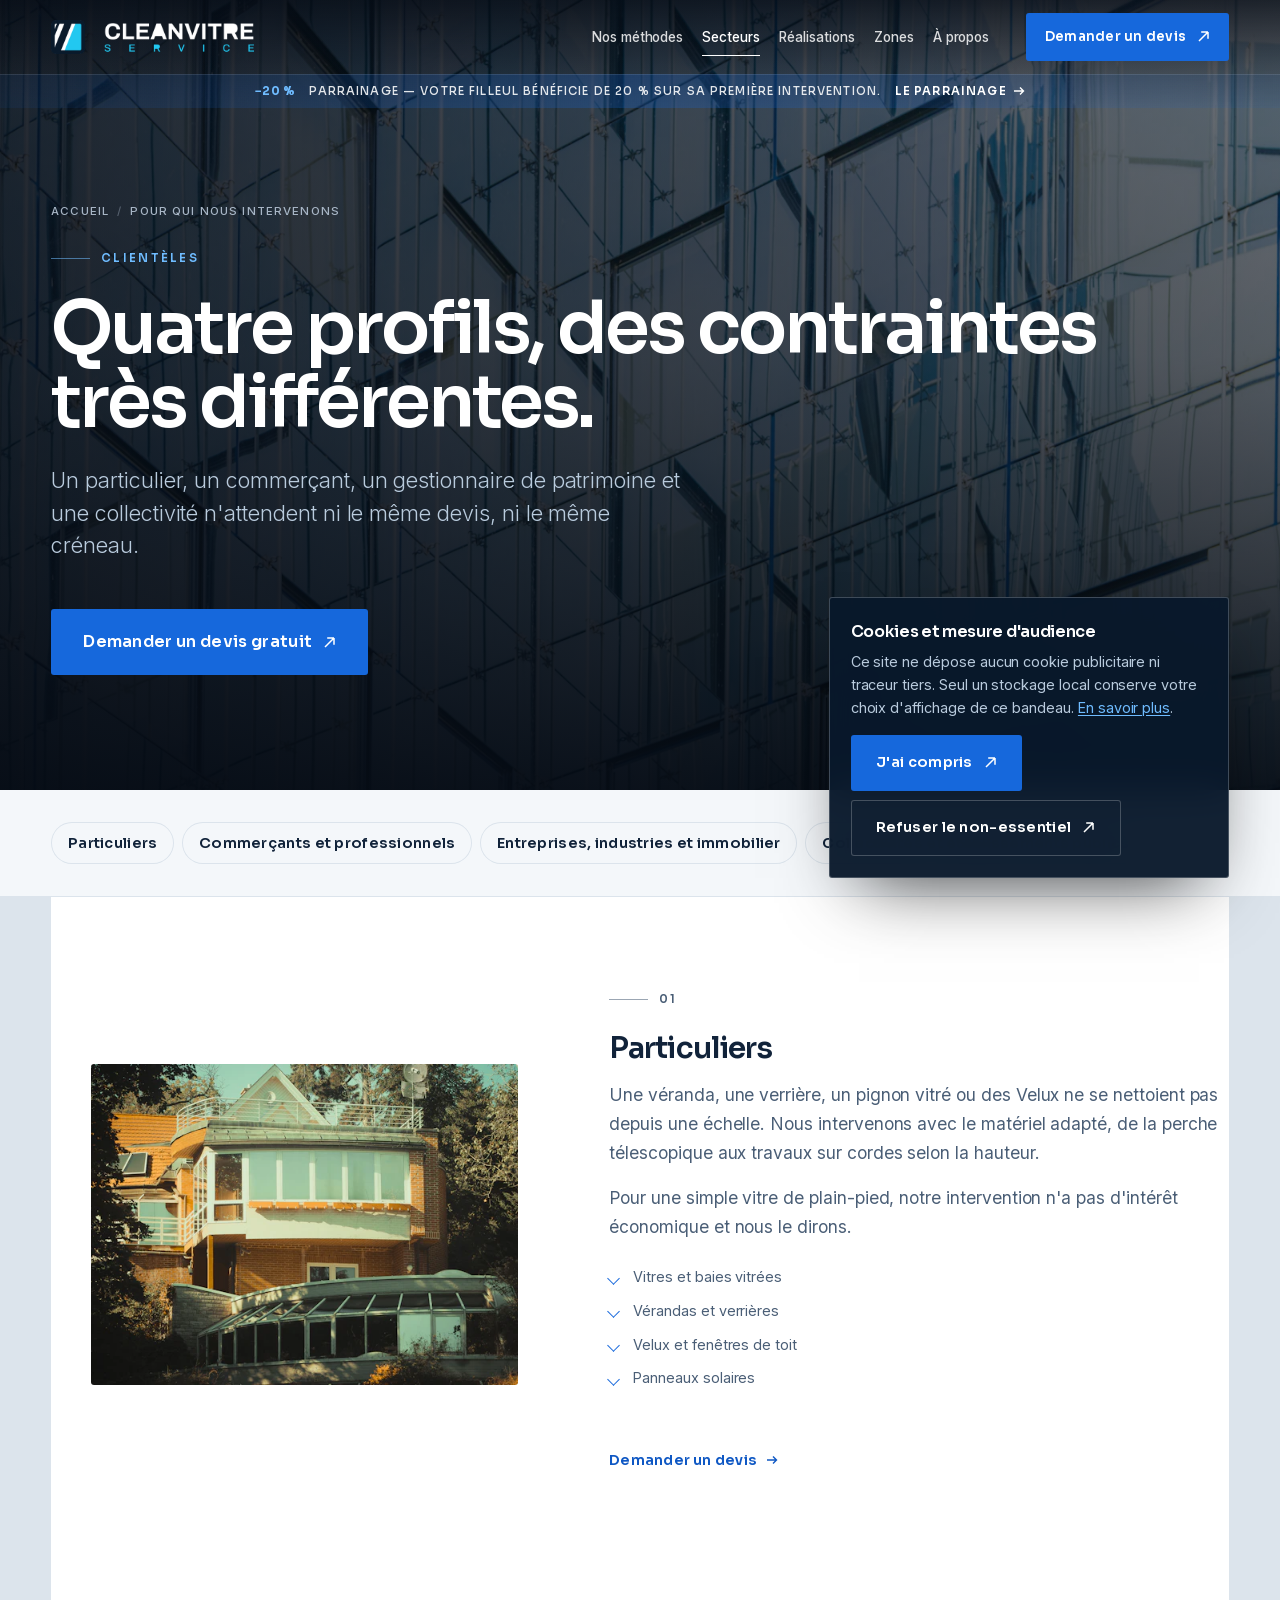
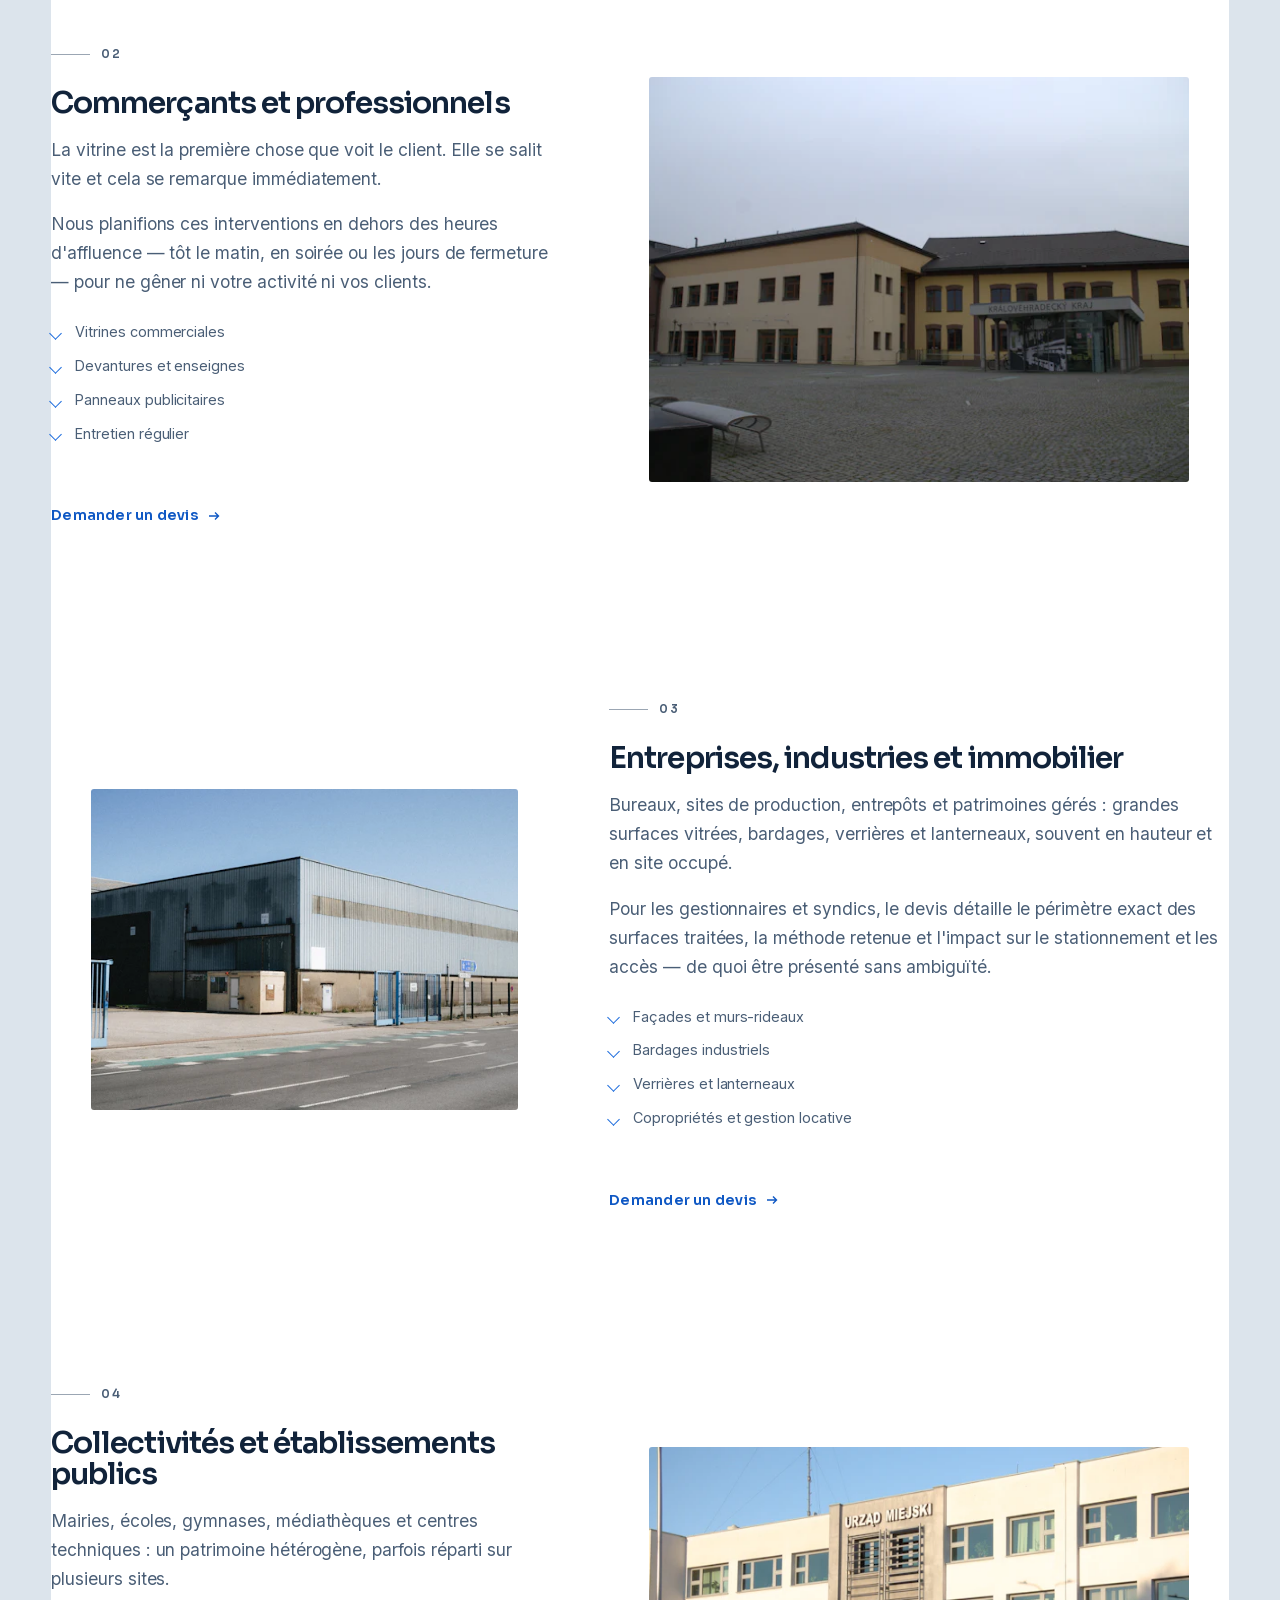
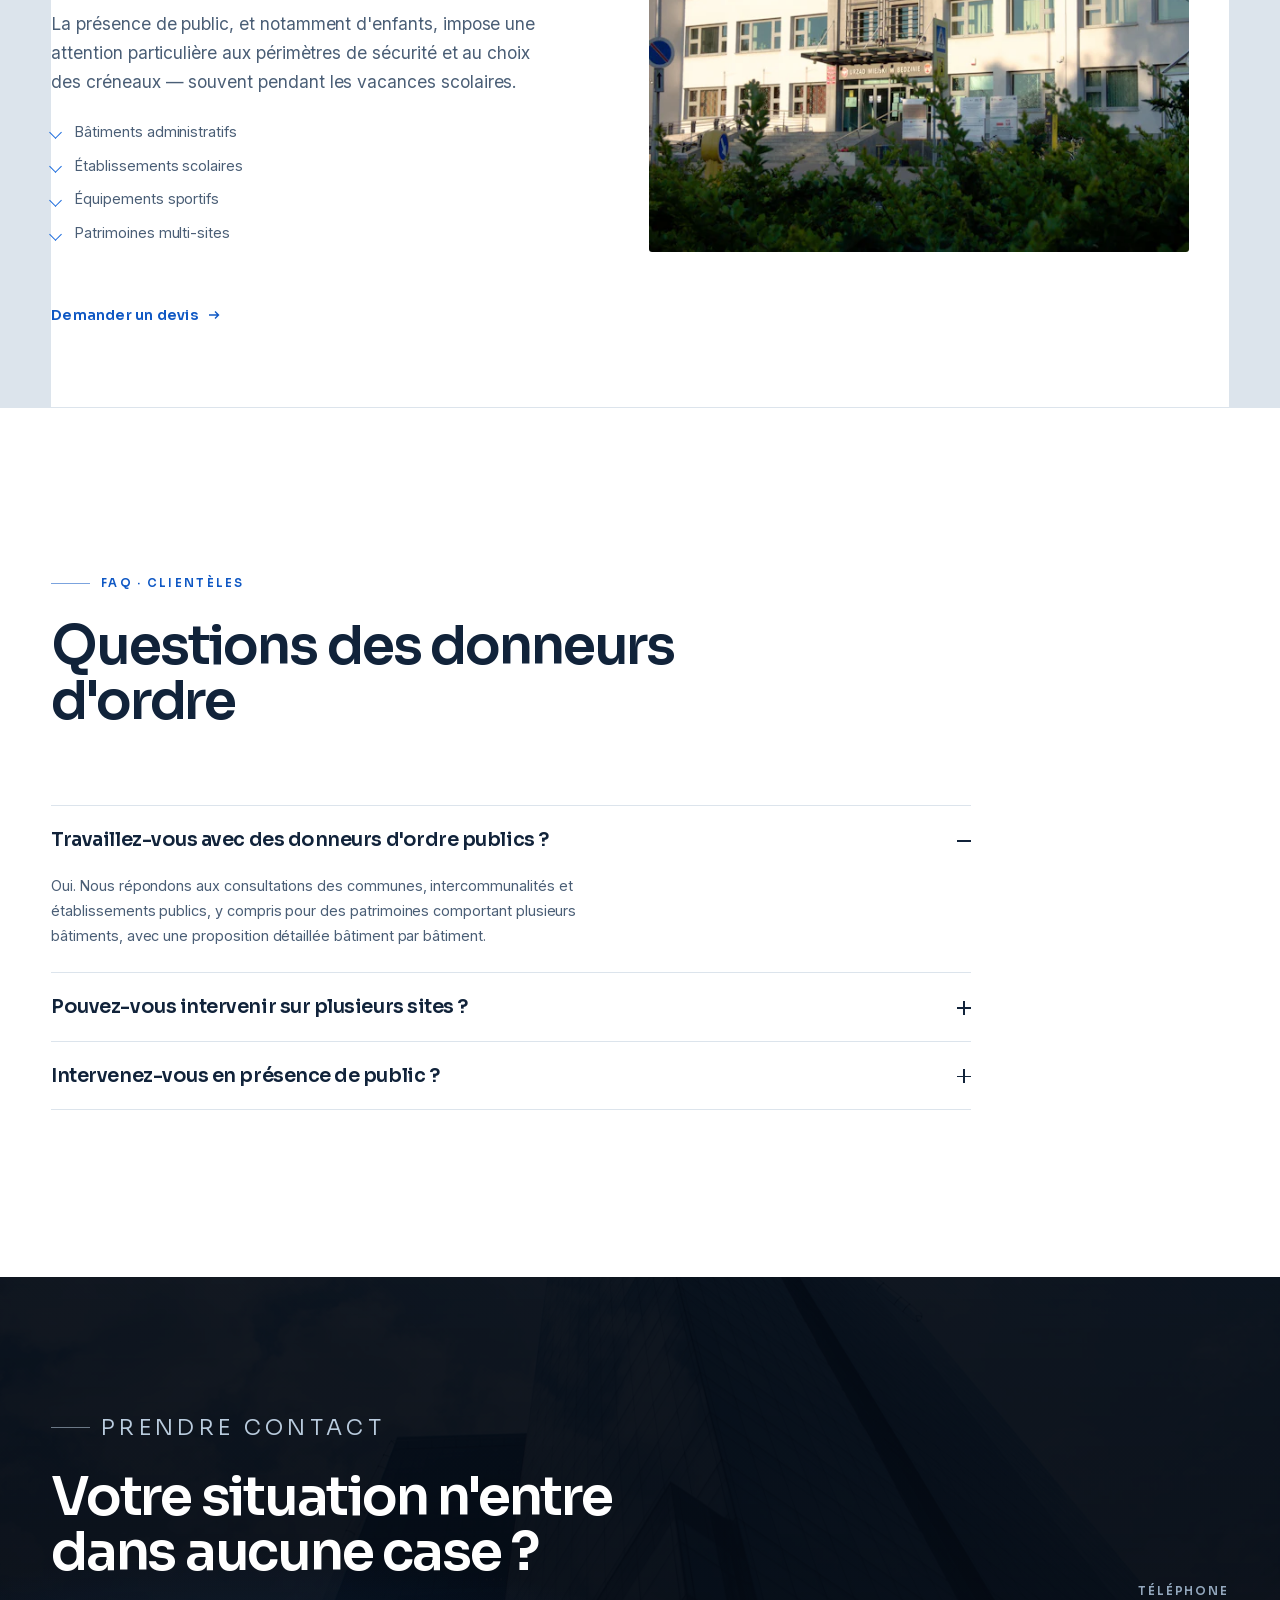
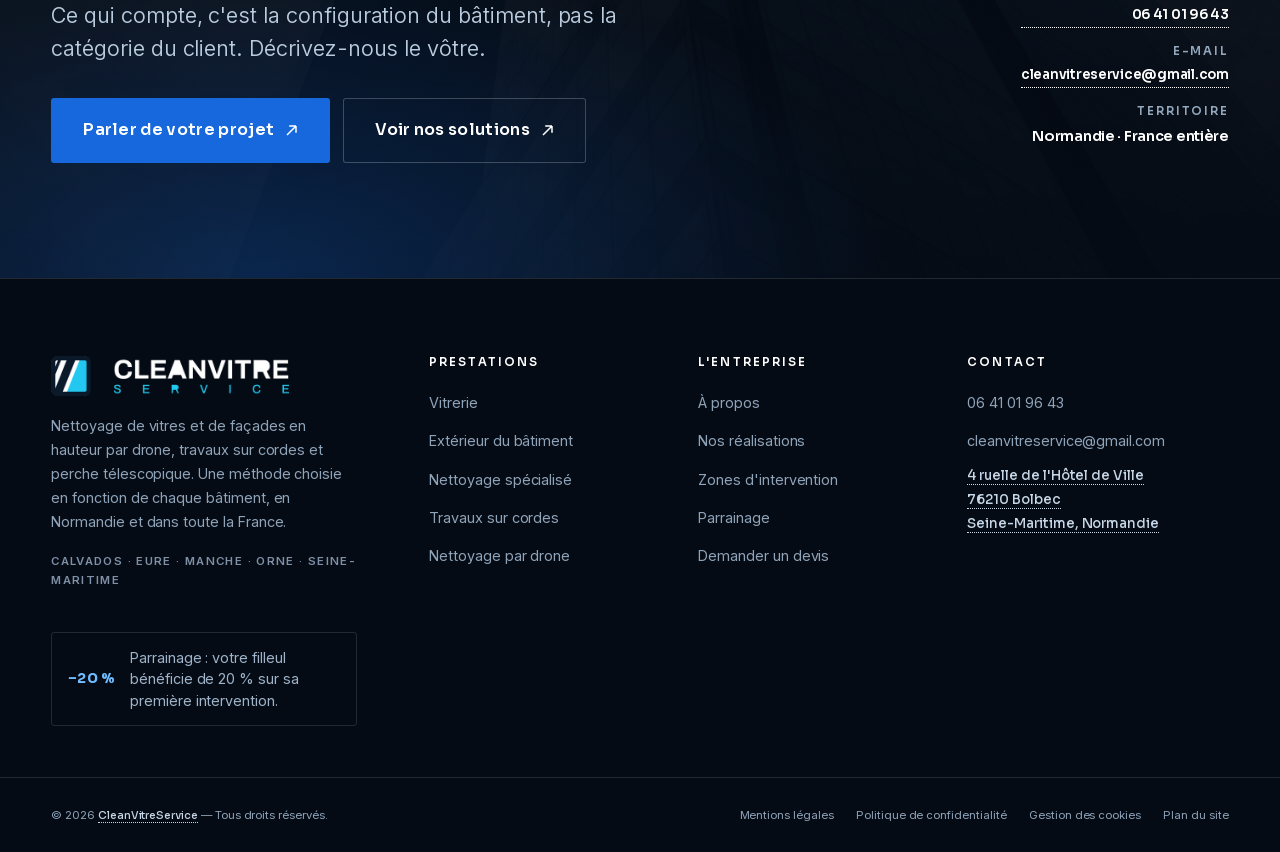
<file: docs/secteurs-dactivite.html>
<!DOCTYPE html>
<html lang="fr">
<head>
<meta charset="utf-8">
<meta name="viewport" content="width=device-width,initial-scale=1">
<title>Particuliers, pros, entreprises, collectivités | CleanVitreService</title>
<meta name="description" content="Nettoyage de vitres et de façades pour les particuliers, les commerçants, les entreprises et les collectivités, à Bolbec et dans toute la Normandie.">
<link rel="canonical" href="https://youssefde143-collab.github.io/nettoyage-hauteur-normandie/secteurs-dactivite/">
<meta name="robots" content="noindex,nofollow">
<meta name="theme-color" content="#050B14">
<meta name="format-detection" content="telephone=no">
<meta property="og:type" content="article">
<meta property="og:site_name" content="CleanVitreService">
<meta property="og:locale" content="fr_FR">
<meta property="og:title" content="Particuliers, pros, entreprises, collectivités | CleanVitreService">
<meta property="og:description" content="Nettoyage de vitres et de façades pour les particuliers, les commerçants, les entreprises et les collectivités, à Bolbec et dans toute la Normandie.">
<meta property="og:url" content="https://youssefde143-collab.github.io/nettoyage-hauteur-normandie/secteurs-dactivite/">
<meta property="og:image" content="https://youssefde143-collab.github.io/nettoyage-hauteur-normandie/assets/img/facade-detail-1-band-1100.webp">
<meta property="og:image:width" content="1100">
<meta property="og:image:height" content="619">
<meta name="twitter:card" content="summary_large_image">
<meta name="twitter:title" content="Particuliers, pros, entreprises, collectivités | CleanVitreService">
<meta name="twitter:description" content="Nettoyage de vitres et de façades pour les particuliers, les commerçants, les entreprises et les collectivités, à Bolbec et dans toute la Normandie.">
<meta name="twitter:image" content="https://youssefde143-collab.github.io/nettoyage-hauteur-normandie/assets/img/facade-detail-1-band-1100.webp">
<link rel="preconnect" href="index.html" crossorigin>
<link rel="preload" href="assets/fonts/sora-latin.woff2" as="font" type="font/woff2" crossorigin>
<link rel="preload" href="assets/fonts/inter-latin.woff2" as="font" type="font/woff2" crossorigin>
<script>document.documentElement.className+=" js"</script>

<link rel="stylesheet" href="assets/css/site.css?v=e2828141d2209712">
<link rel="icon" href="assets/img/logo-cvs-icone-192.png" type="image/png" sizes="192x192">
<link rel="apple-touch-icon" href="assets/img/logo-cvs-icone-512.png">
<script type="application/ld+json">{"@context":"https://schema.org","@graph":[{"@type":["Organization","LocalBusiness"],"@id":"https://youssefde143-collab.github.io/nettoyage-hauteur-normandie/#organisation","name":"CleanVitreService","url":"https://youssefde143-collab.github.io/nettoyage-hauteur-normandie/","description":"Nettoyage de vitres, de façades et de surfaces difficiles d'accès. Matériel conventionnel, perches télescopiques, travaux sur cordes et drone. Bolbec, Normandie.","founder":{"@type":"Person","name":"Noah Lefebvre"},"address":{"@type":"PostalAddress","streetAddress":"4 ruelle de l'Hôtel de Ville","postalCode":"76210","addressLocality":"Bolbec","addressRegion":"Normandie","addressCountry":"FR"},"telephone":"+33641019643","email":"cleanvitreservice@gmail.com","identifier":[{"@type":"PropertyValue","name":"SIREN","value":"101837474"},{"@type":"PropertyValue","name":"SIRET","value":"10183747400010"}],"areaServed":[{"@type":"AdministrativeArea","name":"Normandie"},{"@type":"City","name":"Bolbec"},{"@type":"Country","name":"France"}],"knowsAbout":["Nettoyage de vitres","Nettoyage de façades","Nettoyage de vérandas et verrières","Nettoyage de panneaux solaires","Travaux sur cordes","Perche télescopique","Nettoyage par drone"]},{"@type":"WebSite","@id":"https://youssefde143-collab.github.io/nettoyage-hauteur-normandie/#site","url":"https://youssefde143-collab.github.io/nettoyage-hauteur-normandie/","name":"CleanVitreService","inLanguage":"fr-FR","publisher":{"@id":"https://youssefde143-collab.github.io/nettoyage-hauteur-normandie/#organisation"}},{"@type":"BreadcrumbList","itemListElement":[{"@type":"ListItem","position":1,"name":"Accueil","item":"https://youssefde143-collab.github.io/nettoyage-hauteur-normandie/"},{"@type":"ListItem","position":2,"name":"Particuliers, pros, entreprises, collectivités | CleanVitreService","item":"https://youssefde143-collab.github.io/nettoyage-hauteur-normandie/secteurs-dactivite/"}]},{"@type":"FAQPage","mainEntity":[{"@type":"Question","name":"Travaillez-vous avec des donneurs d'ordre publics ?","acceptedAnswer":{"@type":"Answer","text":"Oui. Nous répondons aux consultations des communes, intercommunalités et établissements publics, y compris pour des patrimoines comportant plusieurs bâtiments, avec une proposition détaillée bâtiment par bâtiment."}},{"@type":"Question","name":"Pouvez-vous intervenir sur plusieurs sites ?","acceptedAnswer":{"@type":"Answer","text":"Oui. Lorsqu'un donneur d'ordre gère plusieurs implantations, nous construisons un planning d'ensemble et une proposition homogène, tout en adaptant la méthode à chaque bâtiment."}},{"@type":"Question","name":"Intervenez-vous en présence de public ?","acceptedAnswer":{"@type":"Answer","text":"Oui, c'est le cas sur une grande partie des chantiers : commerces, bâtiments administratifs, établissements scolaires. Cela impose des périmètres de sécurité au sol et, souvent, des créneaux décalés."}}]}]}</script>
</head>
<body class="a-promo">
<a class="skip" href="#principal">Aller au contenu principal</a>


<header class="nav nav--promo" id="entete" data-dark="true">
  <div class="nav__in">
    
  <a class="wm wm--auto" href="index.html">
    <img class="wm__i wm__i--sombre" src="assets/img/logo-cvs-clair-560.png" srcset="assets/img/logo-cvs-clair-560.png 560w, assets/img/logo-cvs-clair-1100.png 1100w"
          sizes="(max-width:420px) 156px, 203px" width="1100" height="184"
          alt="" decoding="async"><img class="wm__i wm__i--clair" src="assets/img/logo-cvs-560.png" srcset="assets/img/logo-cvs-560.png 560w, assets/img/logo-cvs-1100.png 1100w"
          sizes="(max-width:420px) 156px, 203px" width="1100" height="184"
          alt="" decoding="async">
    <span class="sr">CleanVitreService — accueil</span>
  </a>
    <nav class="nav__links" aria-label="Navigation principale"><a href="services.html">Nos méthodes</a><a href="secteurs-dactivite.html" aria-current="page">Secteurs</a><a href="realisations.html">Réalisations</a><a href="zones-intervention.html">Zones</a><a href="a-propos.html">À propos</a></nav>
    <div class="nav__cta"><a class="btn  " href="contact.html">Demander un devis<svg class="btn__ar" width="13" height="13" viewBox="0 0 13 13" fill="none" aria-hidden="true"><path d="M2 11 11 2M11 2H4.2M11 2v6.8" stroke="currentColor" stroke-width="1.5"/></svg></a></div>
    <button class="nav__burger" type="button" aria-expanded="false" aria-controls="menu-mobile" aria-label="Ouvrir le menu">
      <span></span><span></span><span></span>
    </button>
  </div>
  
<a class="promo" href="parrainage.html">
  <span class="promo__tag">&minus;20&nbsp;%</span>
  <span class="promo__t">Parrainage &mdash; votre filleul bénéficie de 20&nbsp;% sur sa première intervention.</span>
  <span class="promo__s">Parrainage &middot; 20&nbsp;% pour votre filleul</span>
  <span class="promo__a">Le parrainage<svg width="12" height="12" viewBox="0 0 12 12" fill="none" aria-hidden="true"><path d="M1 6h9.5M7 2.5 10.5 6 7 9.5" stroke="currentColor" stroke-width="1.4"/></svg></span>
</a>
</header>

<div class="mob" id="menu-mobile" hidden>
  <nav class="mob__links" aria-label="Navigation mobile"><a href="index.html" class="" style="--i:0">Accueil</a><a href="services.html" class="" style="--i:1">Nos méthodes</a><a href="nettoyage-par-drone.html" class="mob__sub" style="--i:2">Nettoyage par drone</a><a href="travaux-sur-cordes.html" class="mob__sub" style="--i:3">Travaux sur cordes</a><a href="secteurs-dactivite.html" class="" style="--i:4" aria-current="page">Secteurs d'activité</a><a href="realisations.html" class="" style="--i:5">Réalisations</a><a href="zones-intervention.html" class="" style="--i:6">Zones d'intervention</a><a href="a-propos.html" class="" style="--i:7">À propos</a><a href="parrainage.html" class="" style="--i:8">Parrainage</a><a href="contact.html" class="" style="--i:9">Contact</a></nav>
  <div class="mob__foot">
    <a class="btn  " href="contact.html">Demander un devis<svg class="btn__ar" width="13" height="13" viewBox="0 0 13 13" fill="none" aria-hidden="true"><path d="M2 11 11 2M11 2H4.2M11 2v6.8" stroke="currentColor" stroke-width="1.5"/></svg></a>
    <div class="mob__meta">
      <span class="ph">06 41 01 96 43</span>
      <span class="ph">cleanvitreservice@gmail.com</span>
    </div>
  </div>
</div>

<main id="principal">

<section class="phero phero--flat">
  <div class="phero__media"><img src="assets/img/facade-detail-1-band-1600.webp" srcset="assets/img/facade-detail-1-band-760.webp 760w, assets/img/facade-detail-1-band-1100.webp 1100w, assets/img/facade-detail-1-band-1600.webp 1600w" sizes="100vw"
    width="1600" height="900" alt="Photographie architecturale de bâtiments de verre" class=""
    loading="eager" fetchpriority="high" decoding="sync"></div>
  <div class="phero__in">
    <nav class="crumbs" aria-label="Fil d'Ariane"><a href="index.html">Accueil</a><span>/</span>Pour qui nous intervenons</nav>
    <p class="eyebrow">Clientèles</p>
    <h1>Quatre profils, des contraintes très différentes.</h1>
    <p class="phero__sub">Un particulier, un commerçant, un gestionnaire de patrimoine et une collectivité n'attendent ni le même devis, ni le même créneau.</p>
    <div class="btn-row" style="margin-top:var(--s-7)"><a class="btn  btn--lg" href="contact.html">Demander un devis gratuit<svg class="btn__ar" width="13" height="13" viewBox="0 0 13 13" fill="none" aria-hidden="true"><path d="M2 11 11 2M11 2H4.2M11 2v6.8" stroke="currentColor" stroke-width="1.5"/></svg></a></div>
  </div>
</section>

<nav class="sec sec--paper" style="padding-block:var(--s-6)" aria-label="Accès rapide par clientèle">
  <div class="wrap">
    <div class="filters" style="margin-bottom:0">
      <a class="btn btn--ghost" style="padding:.56rem 1.05rem;font-size:var(--t-small);border-radius:100px" href="#particuliers">Particuliers</a><a class="btn btn--ghost" style="padding:.56rem 1.05rem;font-size:var(--t-small);border-radius:100px" href="#commercants">Commerçants et professionnels</a><a class="btn btn--ghost" style="padding:.56rem 1.05rem;font-size:var(--t-small);border-radius:100px" href="#entreprises">Entreprises, industries et immobilier</a><a class="btn btn--ghost" style="padding:.56rem 1.05rem;font-size:var(--t-small);border-radius:100px" href="#collectivites">Collectivités et établissements publics</a>
    </div>
  </div>
</nav>

<div class="srv">
  <div class="wrap">
    
    <article class="srv__it rv" id="particuliers">
      <figure class="srv__fig reveal-img"><img src="assets/img/secteur-particuliers-1000.webp" srcset="assets/img/secteur-particuliers-600.webp 600w, assets/img/secteur-particuliers-1000.webp 1000w" sizes="(max-width:899px) 100vw, 42vw"
    width="1000" height="667" alt="Maison contemporaine dotée de grandes baies vitrées et d'une véranda" class=""
    loading="lazy" decoding="async"></figure>
      <div class="srv__body">
        <p class="eyebrow">01</p>
        <h2 style="font-size:var(--t-h3)">Particuliers</h2>
        <p>Une véranda, une verrière, un pignon vitré ou des Velux ne se nettoient pas depuis une échelle. Nous intervenons avec le matériel adapté, de la perche télescopique aux travaux sur cordes selon la hauteur.</p><p>Pour une simple vitre de plain-pied, notre intervention n'a pas d'intérêt économique et nous le dirons.</p>
        <ul class="srv__list"><li>Vitres et baies vitrées</li><li>Vérandas et verrières</li><li>Velux et fenêtres de toit</li><li>Panneaux solaires</li></ul>
        <div style="margin-top:var(--s-6)"><a class="tlink" href="contact.html">Demander un devis<svg width="12" height="12" viewBox="0 0 12 12" fill="none" aria-hidden="true"><path d="M1 6h9.5M7 2.5 10.5 6 7 9.5" stroke="currentColor" stroke-width="1.4"/></svg></a></div>
      </div>
    </article>
    <article class="srv__it rv" id="commercants">
      <figure class="srv__fig reveal-img"><img src="assets/img/secteur-commerce-1000.webp" srcset="assets/img/secteur-commerce-600.webp 600w, assets/img/secteur-commerce-1000.webp 1000w" sizes="(max-width:899px) 100vw, 42vw"
    width="1000" height="664" alt="Entrée vitrée d'un bâtiment commercial contemporain" class=""
    loading="lazy" decoding="async"></figure>
      <div class="srv__body">
        <p class="eyebrow">02</p>
        <h2 style="font-size:var(--t-h3)">Commerçants et professionnels</h2>
        <p>La vitrine est la première chose que voit le client. Elle se salit vite et cela se remarque immédiatement.</p><p>Nous planifions ces interventions en dehors des heures d'affluence — tôt le matin, en soirée ou les jours de fermeture — pour ne gêner ni votre activité ni vos clients.</p>
        <ul class="srv__list"><li>Vitrines commerciales</li><li>Devantures et enseignes</li><li>Panneaux publicitaires</li><li>Entretien régulier</li></ul>
        <div style="margin-top:var(--s-6)"><a class="tlink" href="contact.html">Demander un devis<svg width="12" height="12" viewBox="0 0 12 12" fill="none" aria-hidden="true"><path d="M1 6h9.5M7 2.5 10.5 6 7 9.5" stroke="currentColor" stroke-width="1.4"/></svg></a></div>
      </div>
    </article>
    <article class="srv__it rv" id="entreprises">
      <figure class="srv__fig reveal-img"><img src="assets/img/secteur-industrie-1000.webp" srcset="assets/img/secteur-industrie-600.webp 600w, assets/img/secteur-industrie-1000.webp 1000w" sizes="(max-width:899px) 100vw, 42vw"
    width="1000" height="667" alt="Bâtiment industriel de grande emprise sous un ciel dégagé" class=""
    loading="lazy" decoding="async"></figure>
      <div class="srv__body">
        <p class="eyebrow">03</p>
        <h2 style="font-size:var(--t-h3)">Entreprises, industries et immobilier</h2>
        <p>Bureaux, sites de production, entrepôts et patrimoines gérés : grandes surfaces vitrées, bardages, verrières et lanterneaux, souvent en hauteur et en site occupé.</p><p>Pour les gestionnaires et syndics, le devis détaille le périmètre exact des surfaces traitées, la méthode retenue et l'impact sur le stationnement et les accès — de quoi être présenté sans ambiguïté.</p>
        <ul class="srv__list"><li>Façades et murs-rideaux</li><li>Bardages industriels</li><li>Verrières et lanterneaux</li><li>Copropriétés et gestion locative</li></ul>
        <div style="margin-top:var(--s-6)"><a class="tlink" href="contact.html">Demander un devis<svg width="12" height="12" viewBox="0 0 12 12" fill="none" aria-hidden="true"><path d="M1 6h9.5M7 2.5 10.5 6 7 9.5" stroke="currentColor" stroke-width="1.4"/></svg></a></div>
      </div>
    </article>
    <article class="srv__it rv" id="collectivites">
      <figure class="srv__fig reveal-img"><img src="assets/img/secteur-collectivites-1000.webp" srcset="assets/img/secteur-collectivites-600.webp 600w, assets/img/secteur-collectivites-1000.webp 1000w" sizes="(max-width:899px) 100vw, 42vw"
    width="1000" height="750" alt="Bâtiment administratif public de plusieurs niveaux" class=""
    loading="lazy" decoding="async"></figure>
      <div class="srv__body">
        <p class="eyebrow">04</p>
        <h2 style="font-size:var(--t-h3)">Collectivités et établissements publics</h2>
        <p>Mairies, écoles, gymnases, médiathèques et centres techniques : un patrimoine hétérogène, parfois réparti sur plusieurs sites.</p><p>La présence de public, et notamment d'enfants, impose une attention particulière aux périmètres de sécurité et au choix des créneaux — souvent pendant les vacances scolaires.</p>
        <ul class="srv__list"><li>Bâtiments administratifs</li><li>Établissements scolaires</li><li>Équipements sportifs</li><li>Patrimoines multi-sites</li></ul>
        <div style="margin-top:var(--s-6)"><a class="tlink" href="contact.html">Demander un devis<svg width="12" height="12" viewBox="0 0 12 12" fill="none" aria-hidden="true"><path d="M1 6h9.5M7 2.5 10.5 6 7 9.5" stroke="currentColor" stroke-width="1.4"/></svg></a></div>
      </div>
    </article>
  </div>
</div>


<section class="sec" aria-labelledby="faq-t">
  <div class="wrap">
    <div class="shead rv">
      <div>
        <p class="eyebrow">FAQ · Clientèles</p>
        <h2 id="faq-t">Questions des donneurs d'ordre</h2>
      </div>
      
    </div>
    <div class="faq rv">
      
      <details open>
        <summary>Travaillez-vous avec des donneurs d'ordre publics ?<i aria-hidden="true"></i></summary>
        <div class="faq__a"><p>Oui. Nous répondons aux consultations des communes, intercommunalités et établissements publics, y compris pour des patrimoines comportant plusieurs bâtiments, avec une proposition détaillée bâtiment par bâtiment.</p></div>
      </details>
      <details>
        <summary>Pouvez-vous intervenir sur plusieurs sites ?<i aria-hidden="true"></i></summary>
        <div class="faq__a"><p>Oui. Lorsqu'un donneur d'ordre gère plusieurs implantations, nous construisons un planning d'ensemble et une proposition homogène, tout en adaptant la méthode à chaque bâtiment.</p></div>
      </details>
      <details>
        <summary>Intervenez-vous en présence de public ?<i aria-hidden="true"></i></summary>
        <div class="faq__a"><p>Oui, c'est le cas sur une grande partie des chantiers : commerces, bâtiments administratifs, établissements scolaires. Cela impose des périmètres de sécurité au sol et, souvent, des créneaux décalés.</p></div>
      </details>
    </div>
  </div>
</section>

<section class="fcta" aria-labelledby="fcta-t">
  <div class="fcta__bg"><img src="assets/img/real-14-band-1600.webp" srcset="assets/img/real-14-band-760.webp 760w, assets/img/real-14-band-1100.webp 1100w, assets/img/real-14-band-1600.webp 1600w" sizes="100vw"
    width="1600" height="900" alt="" class="plx"
    loading="lazy" decoding="async"></div>
  <div class="fcta__in">
    <div class="rv">
      <p class="eyebrow">Prendre contact</p>
      <h2 id="fcta-t">Votre situation n'entre dans aucune case ?</h2>
      <p>Ce qui compte, c'est la configuration du bâtiment, pas la catégorie du client. Décrivez-nous le vôtre.</p>
      <div class="btn-row" style="margin-top:2rem">
        <a class="btn  btn--lg" href="contact.html">Parler de votre projet<svg class="btn__ar" width="13" height="13" viewBox="0 0 13 13" fill="none" aria-hidden="true"><path d="M2 11 11 2M11 2H4.2M11 2v6.8" stroke="currentColor" stroke-width="1.5"/></svg></a>
        <a class="btn btn--on-dark btn--lg" href="services.html">Voir nos solutions<svg class="btn__ar" width="13" height="13" viewBox="0 0 13 13" fill="none" aria-hidden="true"><path d="M2 11 11 2M11 2H4.2M11 2v6.8" stroke="currentColor" stroke-width="1.5"/></svg></a>
      </div>
    </div>
    <div class="fcta__side rv" style="--i:1">
      <dl>
        <div><dt>Téléphone</dt><dd class="ph">06 41 01 96 43</dd></div>
        <div><dt>E-mail</dt><dd class="ph">cleanvitreservice@gmail.com</dd></div>
        <div><dt>Territoire</dt><dd>Normandie · France entière</dd></div>
      </dl>
    </div>
  </div>
</section>

</main>

<footer class="foot">
  <div class="foot__top">
    <div class="foot__brand">
      <div class="foot__logo">
  <div class="wm wm--sombre" >
    <img class="wm__i wm__i--sombre" src="assets/img/logo-cvs-clair-560.png" srcset="assets/img/logo-cvs-clair-560.png 560w, assets/img/logo-cvs-clair-1100.png 1100w"
          sizes="(max-width:420px) 156px, 203px" width="1100" height="184"
          alt="" decoding="async" loading="lazy">
    <span class="sr">CleanVitreService</span>
  </div></div>
      <p>Nettoyage de vitres et de façades en hauteur par drone, travaux sur cordes et perche télescopique. Une méthode choisie en fonction de chaque bâtiment, en Normandie et dans toute la France.</p>
      <p class="foot__zones">Calvados · Eure · Manche · Orne · Seine-Maritime</p>
      <a class="foot__par" href="parrainage.html">
        <b>&minus;20&nbsp;%</b>
        <span>Parrainage : votre filleul bénéficie de 20&nbsp;% sur sa première intervention.</span>
      </a>
    </div>
    
  <div>
    <h3>Prestations</h3>
    <ul>
      <li><a href="services.html#vitrerie">Vitrerie</a></li><li><a href="services.html#exterieur">Extérieur du bâtiment</a></li><li><a href="services.html#specialise">Nettoyage spécialisé</a></li>
      <li><a href="travaux-sur-cordes.html">Travaux sur cordes</a></li><li><a href="nettoyage-par-drone.html">Nettoyage par drone</a></li>
    </ul>
  </div>
  <div>
    <h3>L'entreprise</h3>
    <ul>
      <li><a href="a-propos.html">À propos</a></li>
      <li><a href="realisations.html">Nos réalisations</a></li>
      <li><a href="zones-intervention.html">Zones d'intervention</a></li>
      <li><a href="parrainage.html">Parrainage</a></li>
      <li><a href="contact.html">Demander un devis</a></li>
    </ul>
  </div>
  <div>
    <h3>Contact</h3>
    <ul>
      <li><a href="tel:+33641019643">06 41 01 96 43</a></li>
      <li><a href="mailto:cleanvitreservice@gmail.com">cleanvitreservice@gmail.com</a></li>
      <li><span class="ph">4 ruelle de l'Hôtel de Ville<br>76210 Bolbec<br>Seine-Maritime, Normandie</span></li>
      
    </ul>
  </div>
  </div>
  <div class="foot__legal">
    <div>
      <span>© 2026 <span class="ph">CleanVitreService</span> — Tous droits réservés.</span>
      <nav aria-label="Liens légaux">
        <a href="mentions-legales.html">Mentions légales</a>
        <a href="politique-de-confidentialite.html">Politique de confidentialité</a>
        <a href="gestion-des-cookies.html">Gestion des cookies</a>
        <a href="plan-du-site.html">Plan du site</a>
      </nav>
    </div>
  </div>
</footer>

<div class="mbar" id="barre-mobile">
  <a class="btn btn--on-dark" href="tel:+33641019643">Appeler</a>
  <a class="btn" href="contact.html">Demander un devis</a>
</div>

<aside class="cookies" id="cookies" role="region" aria-live="polite" aria-label="Gestion des cookies" hidden>
  <div>
    <b>Cookies et mesure d'audience</b>
    Ce site ne dépose aucun cookie publicitaire ni traceur tiers. Seul un stockage local conserve votre choix
    d'affichage de ce bandeau. <a href="gestion-des-cookies.html">En savoir plus</a>.
  </div>
  <div class="cookies__act">
    <button class="btn" type="button" data-cookie="ok">J'ai compris<svg class="btn__ar" width="13" height="13" viewBox="0 0 13 13" fill="none" aria-hidden="true"><path d="M2 11 11 2M11 2H4.2M11 2v6.8" stroke="currentColor" stroke-width="1.5"/></svg></button>
    <button class="btn btn--on-dark" type="button" data-cookie="no">Refuser le non-essentiel<svg class="btn__ar" width="13" height="13" viewBox="0 0 13 13" fill="none" aria-hidden="true"><path d="M2 11 11 2M11 2H4.2M11 2v6.8" stroke="currentColor" stroke-width="1.5"/></svg></button>
  </div>
</aside>

<script src="assets/js/site.js?v=e6a8d12e" defer></script>

</body>
</html>
</file>
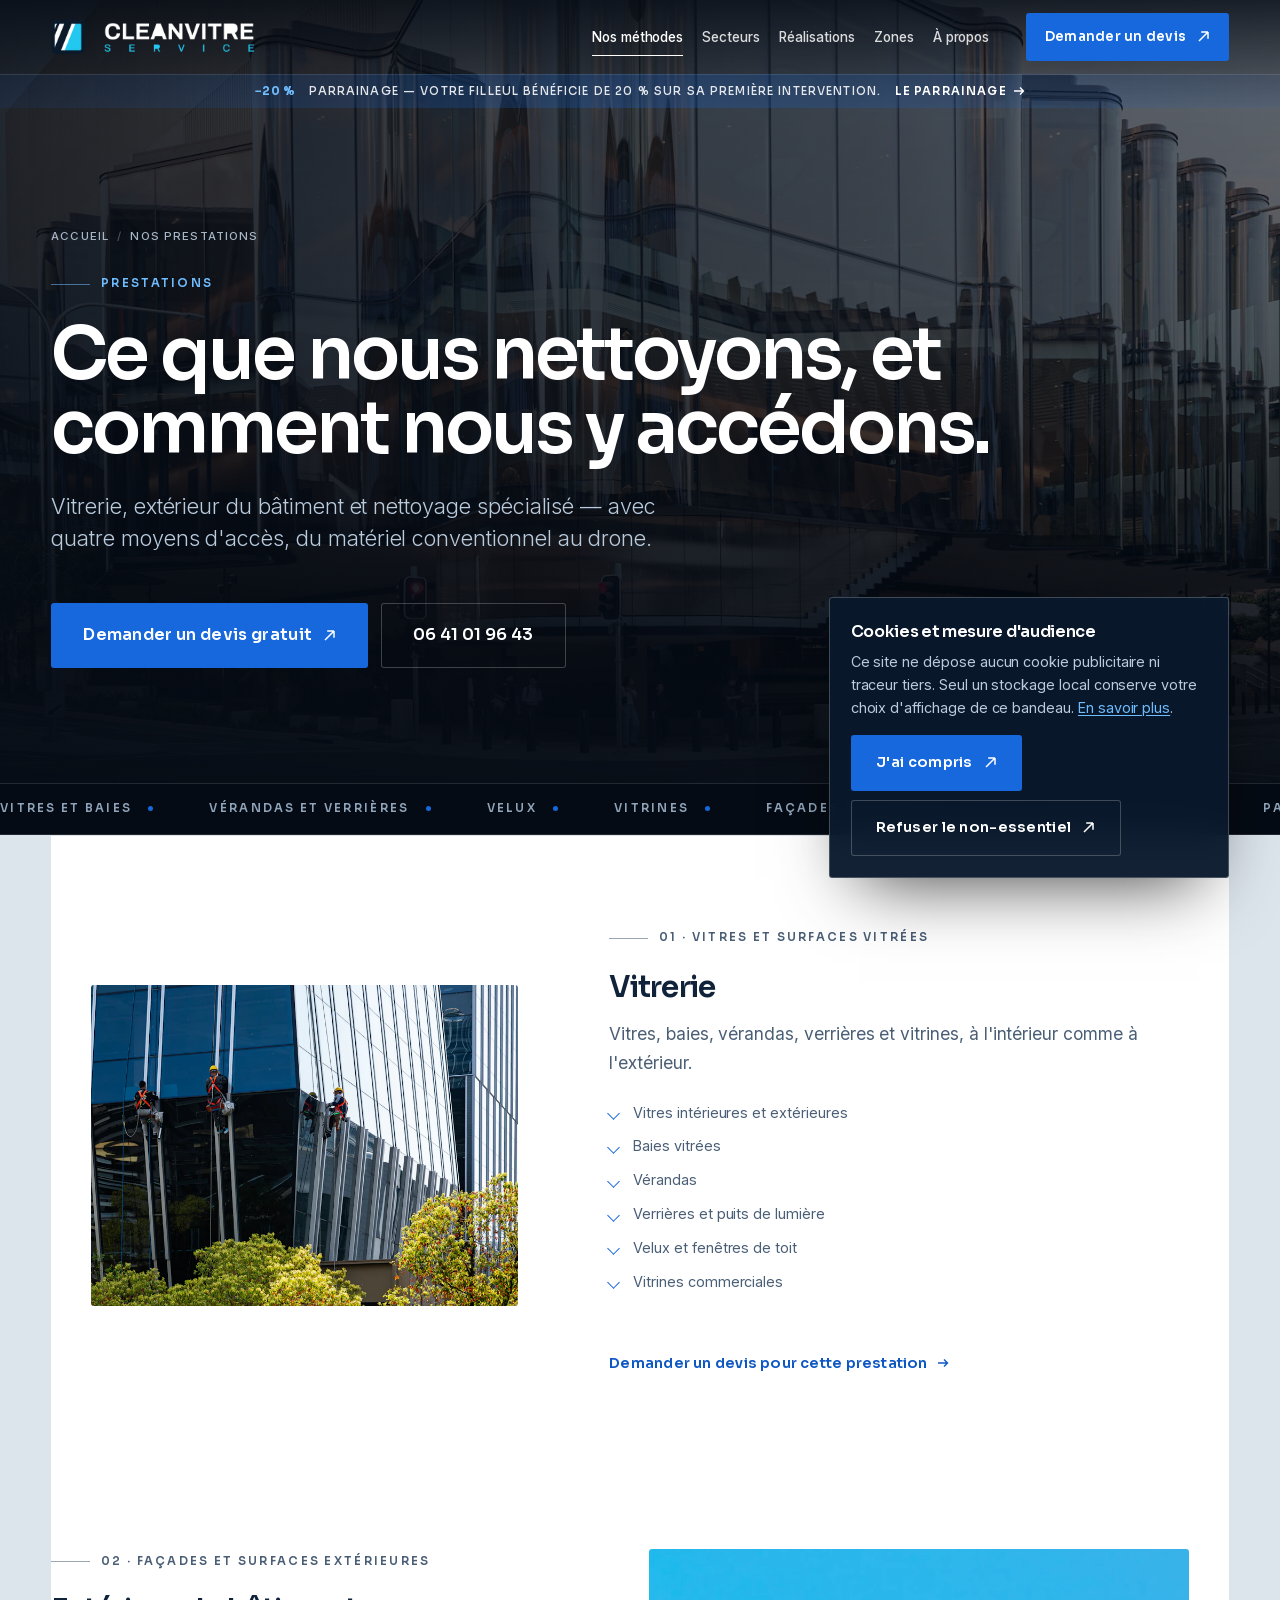
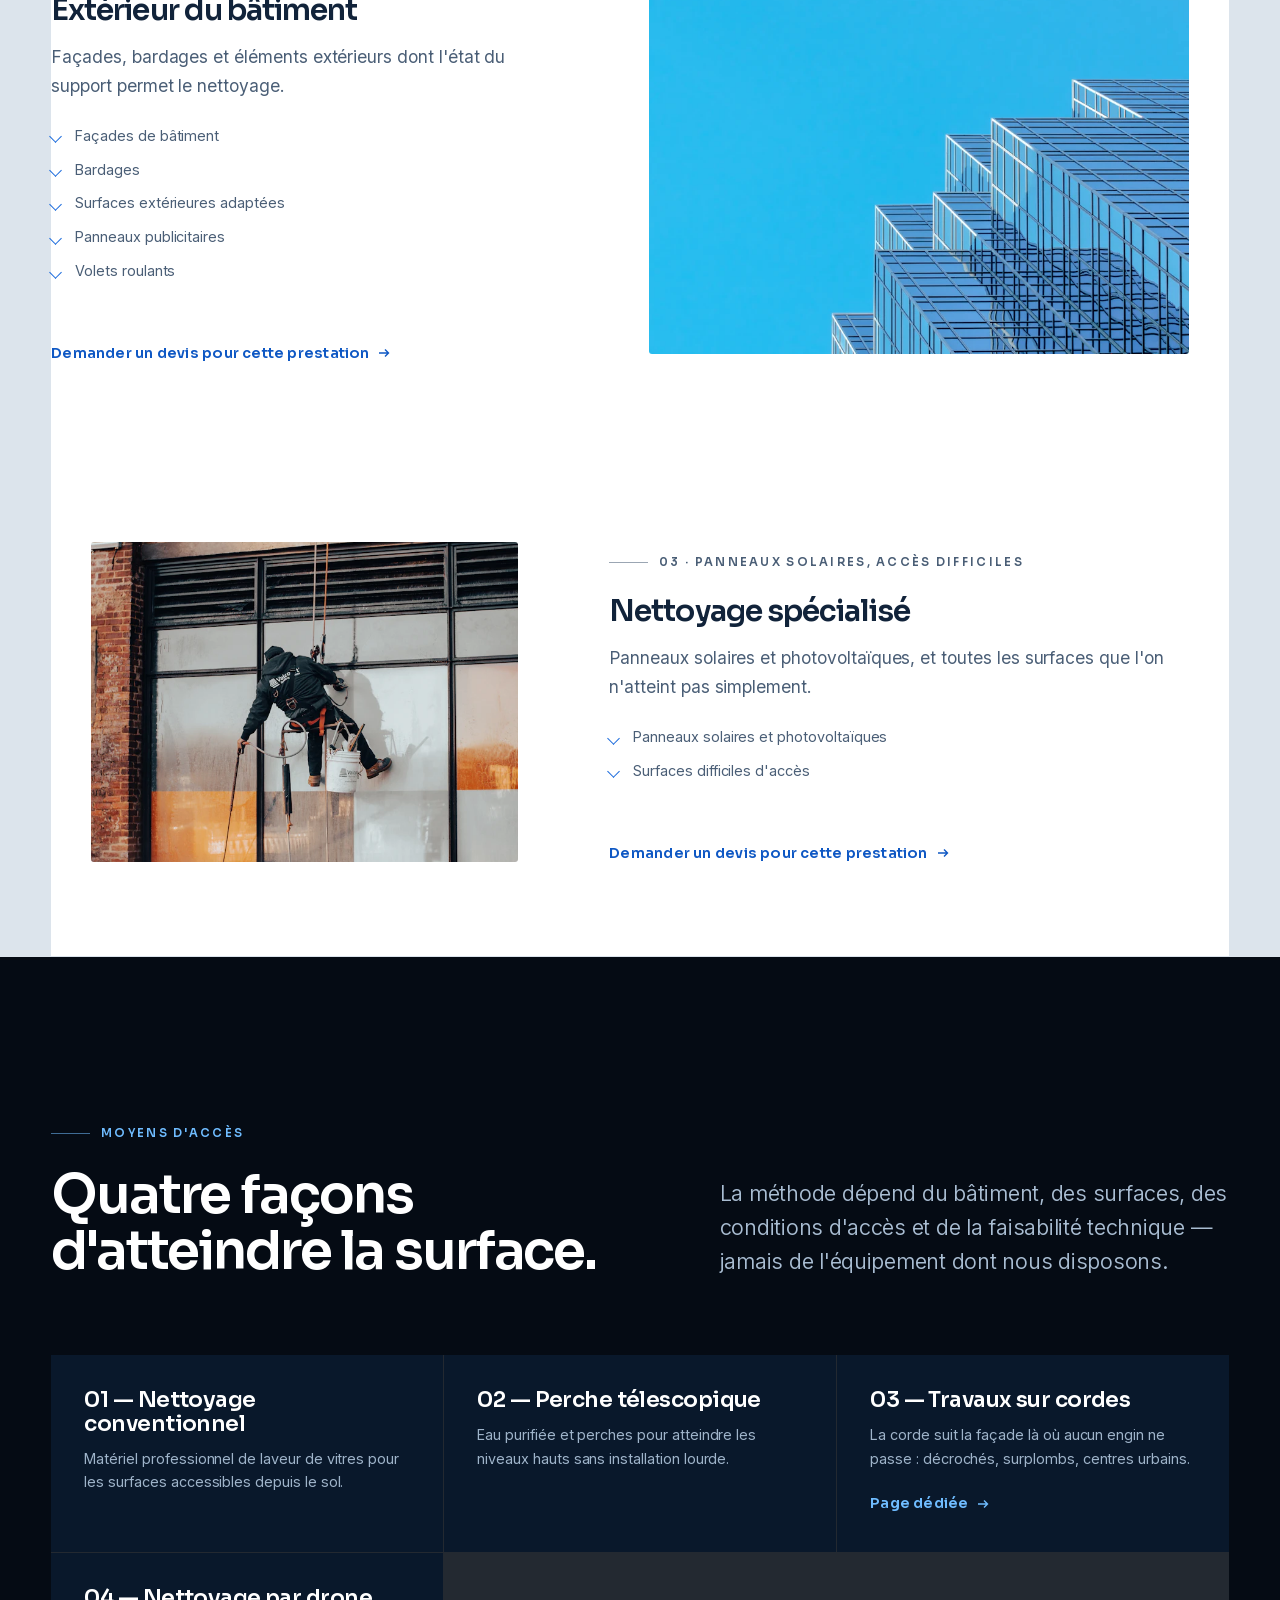
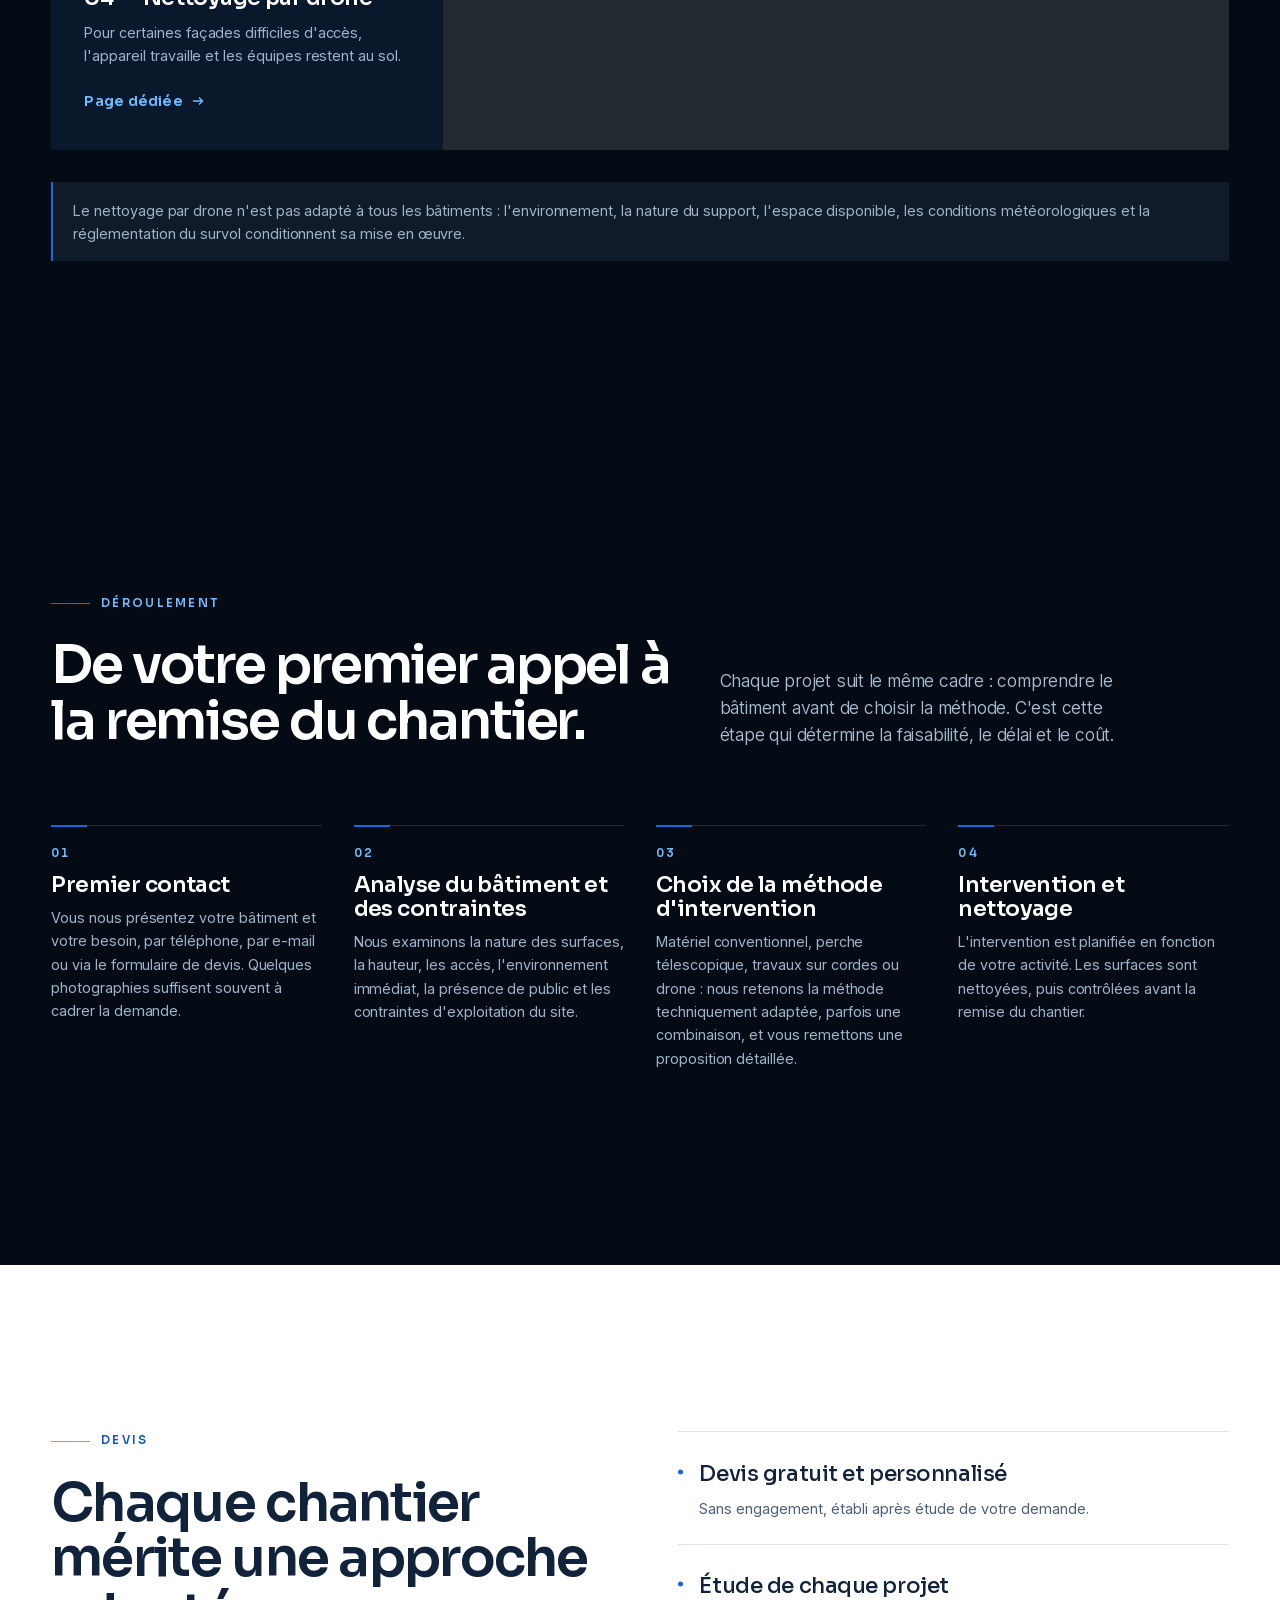
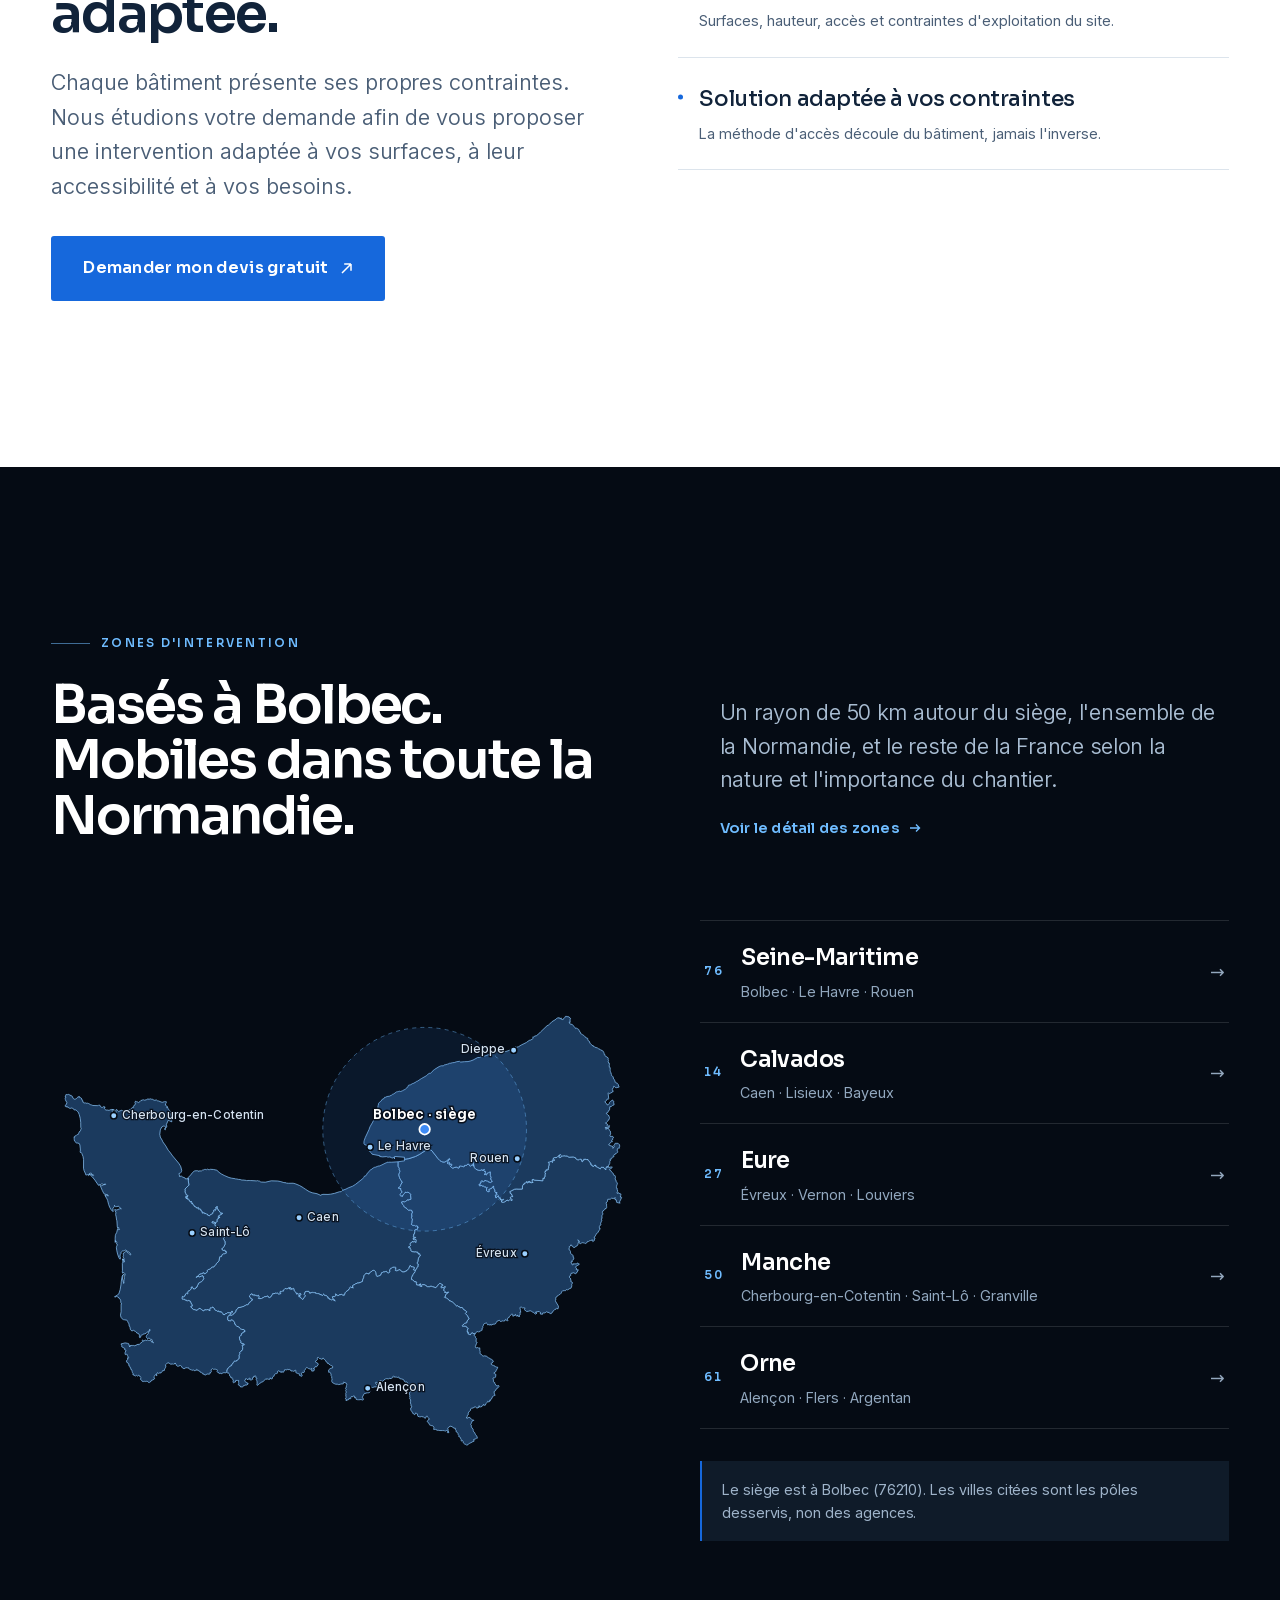
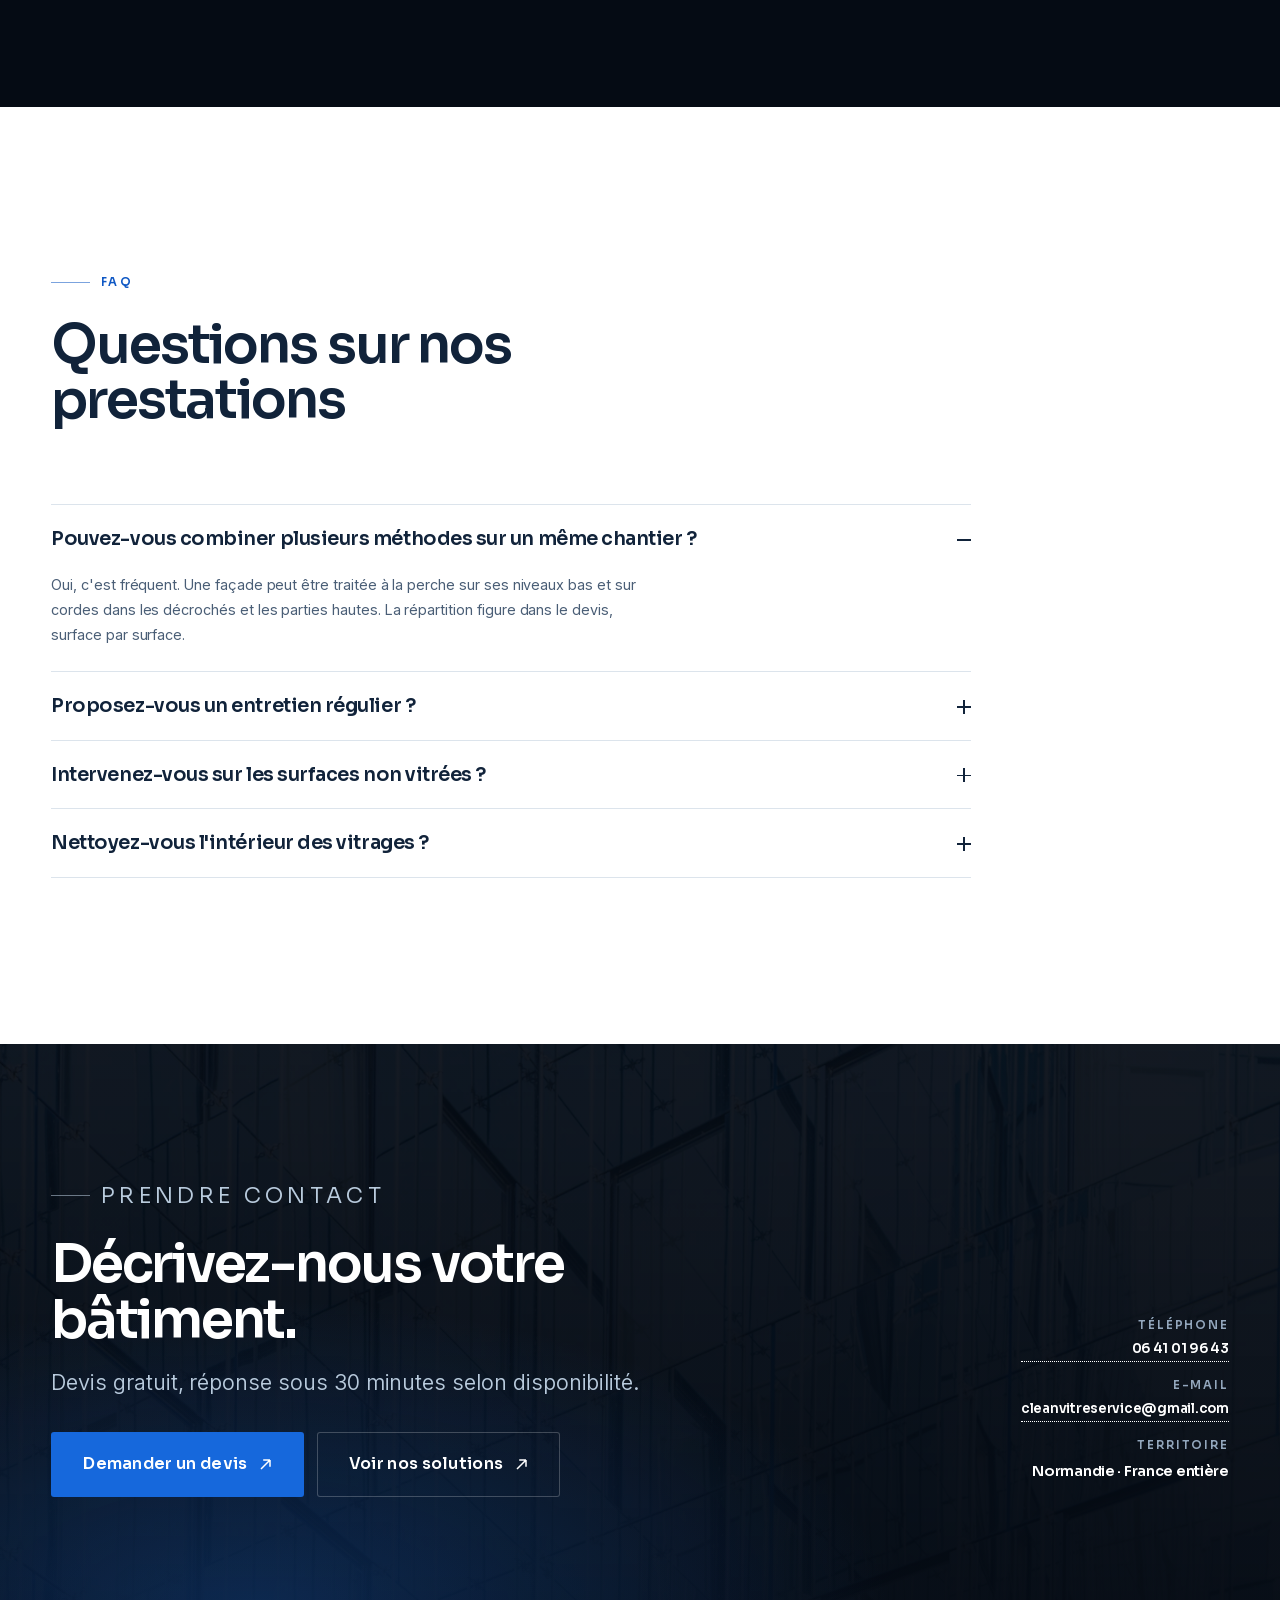
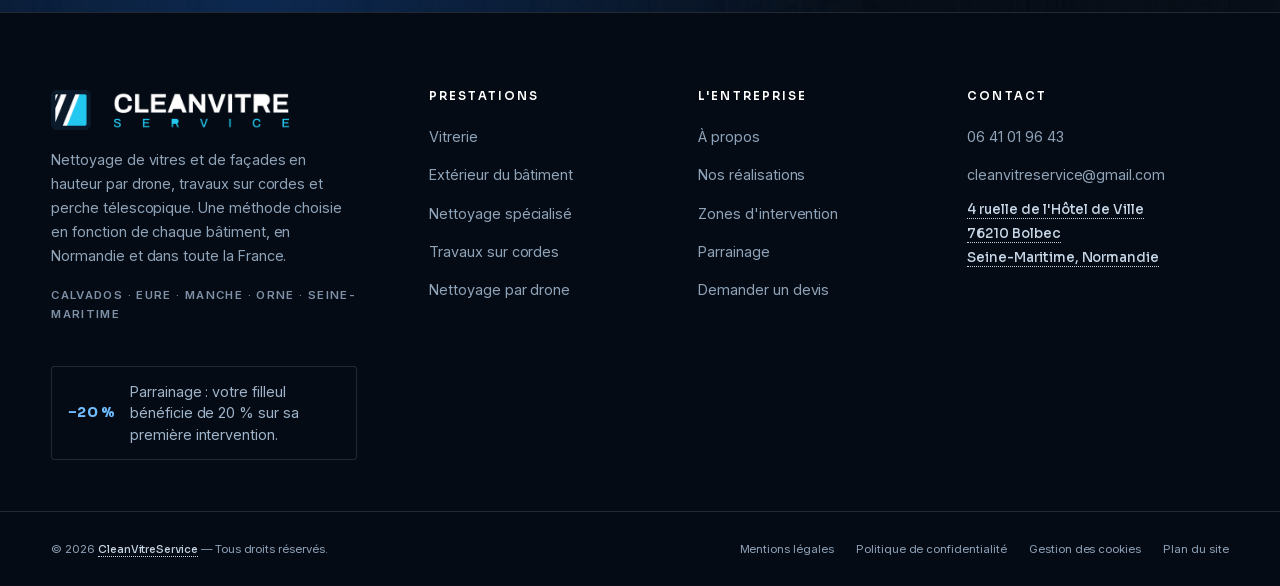
<file: docs/services.html>
<!DOCTYPE html>
<html lang="fr">
<head>
<meta charset="utf-8">
<meta name="viewport" content="width=device-width,initial-scale=1">
<title>Vitrerie, façades, nettoyage spécialisé | CleanVitreService</title>
<meta name="description" content="Nettoyage de vitres, vérandas, verrières, vitrines, façades, bardages, volets et panneaux solaires. Quatre moyens d'accès, du matériel conventionnel au drone.">
<link rel="canonical" href="https://youssefde143-collab.github.io/nettoyage-hauteur-normandie/services/">
<meta name="robots" content="noindex,nofollow">
<meta name="theme-color" content="#050B14">
<meta name="format-detection" content="telephone=no">
<meta property="og:type" content="article">
<meta property="og:site_name" content="CleanVitreService">
<meta property="og:locale" content="fr_FR">
<meta property="og:title" content="Vitrerie, façades, nettoyage spécialisé | CleanVitreService">
<meta property="og:description" content="Nettoyage de vitres, vérandas, verrières, vitrines, façades, bardages, volets et panneaux solaires. Quatre moyens d'accès, du matériel conventionnel au drone.">
<meta property="og:url" content="https://youssefde143-collab.github.io/nettoyage-hauteur-normandie/services/">
<meta property="og:image" content="https://youssefde143-collab.github.io/nettoyage-hauteur-normandie/assets/img/facade-reflets-band-1100.webp">
<meta property="og:image:width" content="1100">
<meta property="og:image:height" content="619">
<meta name="twitter:card" content="summary_large_image">
<meta name="twitter:title" content="Vitrerie, façades, nettoyage spécialisé | CleanVitreService">
<meta name="twitter:description" content="Nettoyage de vitres, vérandas, verrières, vitrines, façades, bardages, volets et panneaux solaires. Quatre moyens d'accès, du matériel conventionnel au drone.">
<meta name="twitter:image" content="https://youssefde143-collab.github.io/nettoyage-hauteur-normandie/assets/img/facade-reflets-band-1100.webp">
<link rel="preconnect" href="index.html" crossorigin>
<link rel="preload" href="assets/fonts/sora-latin.woff2" as="font" type="font/woff2" crossorigin>
<link rel="preload" href="assets/fonts/inter-latin.woff2" as="font" type="font/woff2" crossorigin>
<script>document.documentElement.className+=" js"</script>

<link rel="stylesheet" href="assets/css/site.css?v=e2828141d2209712">
<link rel="icon" href="assets/img/logo-cvs-icone-192.png" type="image/png" sizes="192x192">
<link rel="apple-touch-icon" href="assets/img/logo-cvs-icone-512.png">
<script type="application/ld+json">{"@context":"https://schema.org","@graph":[{"@type":["Organization","LocalBusiness"],"@id":"https://youssefde143-collab.github.io/nettoyage-hauteur-normandie/#organisation","name":"CleanVitreService","url":"https://youssefde143-collab.github.io/nettoyage-hauteur-normandie/","description":"Nettoyage de vitres, de façades et de surfaces difficiles d'accès. Matériel conventionnel, perches télescopiques, travaux sur cordes et drone. Bolbec, Normandie.","founder":{"@type":"Person","name":"Noah Lefebvre"},"address":{"@type":"PostalAddress","streetAddress":"4 ruelle de l'Hôtel de Ville","postalCode":"76210","addressLocality":"Bolbec","addressRegion":"Normandie","addressCountry":"FR"},"telephone":"+33641019643","email":"cleanvitreservice@gmail.com","identifier":[{"@type":"PropertyValue","name":"SIREN","value":"101837474"},{"@type":"PropertyValue","name":"SIRET","value":"10183747400010"}],"areaServed":[{"@type":"AdministrativeArea","name":"Normandie"},{"@type":"City","name":"Bolbec"},{"@type":"Country","name":"France"}],"knowsAbout":["Nettoyage de vitres","Nettoyage de façades","Nettoyage de vérandas et verrières","Nettoyage de panneaux solaires","Travaux sur cordes","Perche télescopique","Nettoyage par drone"]},{"@type":"WebSite","@id":"https://youssefde143-collab.github.io/nettoyage-hauteur-normandie/#site","url":"https://youssefde143-collab.github.io/nettoyage-hauteur-normandie/","name":"CleanVitreService","inLanguage":"fr-FR","publisher":{"@id":"https://youssefde143-collab.github.io/nettoyage-hauteur-normandie/#organisation"}},{"@type":"BreadcrumbList","itemListElement":[{"@type":"ListItem","position":1,"name":"Accueil","item":"https://youssefde143-collab.github.io/nettoyage-hauteur-normandie/"},{"@type":"ListItem","position":2,"name":"Vitrerie, façades, nettoyage spécialisé | CleanVitreService","item":"https://youssefde143-collab.github.io/nettoyage-hauteur-normandie/services/"}]},{"@type":"Service","name":"Nettoyage de vitres, façades et surfaces difficiles d'accès","serviceType":"Nettoyage de bâtiments","description":"Nettoyage de vitrages, vérandas, verrières, vitrines, façades, bardages, volets roulants, panneaux publicitaires et panneaux solaires, par matériel conventionnel, perche télescopique, travaux sur cordes ou drone.","provider":{"@id":"https://youssefde143-collab.github.io/nettoyage-hauteur-normandie/#organisation"},"areaServed":[{"@type":"AdministrativeArea","name":"Normandie"},{"@type":"Country","name":"France"}]},{"@type":"FAQPage","mainEntity":[{"@type":"Question","name":"Pouvez-vous combiner plusieurs méthodes sur un même chantier ?","acceptedAnswer":{"@type":"Answer","text":"Oui, c'est fréquent. Une façade peut être traitée à la perche sur ses niveaux bas et sur cordes dans les décrochés et les parties hautes. La répartition figure dans le devis, surface par surface."}},{"@type":"Question","name":"Proposez-vous un entretien régulier ?","acceptedAnswer":{"@type":"Answer","text":"Oui. Vitrines, bureaux et bâtiments exposés demandent plusieurs passages par an. La fréquence se définit selon l'exposition du bâtiment et votre niveau d'exigence ; un planning annuel permet d'anticiper."}},{"@type":"Question","name":"Intervenez-vous sur les surfaces non vitrées ?","acceptedAnswer":{"@type":"Answer","text":"Oui : bardages, panneaux de façade, volets roulants, panneaux publicitaires et panneaux solaires. Chaque support est examiné avant intervention — certains revêtements dégradés demandent une autre approche que le nettoyage."}},{"@type":"Question","name":"Nettoyez-vous l'intérieur des vitrages ?","acceptedAnswer":{"@type":"Answer","text":"Oui, l'intérieur comme l'extérieur. Pour les grandes hauteurs intérieures — atriums, verrières — la prestation se précise au devis, car elle suppose un accès aux locaux et une coordination avec votre activité."}}]}]}</script>
</head>
<body class="a-promo">
<a class="skip" href="#principal">Aller au contenu principal</a>


<header class="nav nav--promo" id="entete" data-dark="true">
  <div class="nav__in">
    
  <a class="wm wm--auto" href="index.html">
    <img class="wm__i wm__i--sombre" src="assets/img/logo-cvs-clair-560.png" srcset="assets/img/logo-cvs-clair-560.png 560w, assets/img/logo-cvs-clair-1100.png 1100w"
          sizes="(max-width:420px) 156px, 203px" width="1100" height="184"
          alt="" decoding="async"><img class="wm__i wm__i--clair" src="assets/img/logo-cvs-560.png" srcset="assets/img/logo-cvs-560.png 560w, assets/img/logo-cvs-1100.png 1100w"
          sizes="(max-width:420px) 156px, 203px" width="1100" height="184"
          alt="" decoding="async">
    <span class="sr">CleanVitreService — accueil</span>
  </a>
    <nav class="nav__links" aria-label="Navigation principale"><a href="services.html" aria-current="page">Nos méthodes</a><a href="secteurs-dactivite.html">Secteurs</a><a href="realisations.html">Réalisations</a><a href="zones-intervention.html">Zones</a><a href="a-propos.html">À propos</a></nav>
    <div class="nav__cta"><a class="btn  " href="contact.html">Demander un devis<svg class="btn__ar" width="13" height="13" viewBox="0 0 13 13" fill="none" aria-hidden="true"><path d="M2 11 11 2M11 2H4.2M11 2v6.8" stroke="currentColor" stroke-width="1.5"/></svg></a></div>
    <button class="nav__burger" type="button" aria-expanded="false" aria-controls="menu-mobile" aria-label="Ouvrir le menu">
      <span></span><span></span><span></span>
    </button>
  </div>
  
<a class="promo" href="parrainage.html">
  <span class="promo__tag">&minus;20&nbsp;%</span>
  <span class="promo__t">Parrainage &mdash; votre filleul bénéficie de 20&nbsp;% sur sa première intervention.</span>
  <span class="promo__s">Parrainage &middot; 20&nbsp;% pour votre filleul</span>
  <span class="promo__a">Le parrainage<svg width="12" height="12" viewBox="0 0 12 12" fill="none" aria-hidden="true"><path d="M1 6h9.5M7 2.5 10.5 6 7 9.5" stroke="currentColor" stroke-width="1.4"/></svg></span>
</a>
</header>

<div class="mob" id="menu-mobile" hidden>
  <nav class="mob__links" aria-label="Navigation mobile"><a href="index.html" class="" style="--i:0">Accueil</a><a href="services.html" class="" style="--i:1" aria-current="page">Nos méthodes</a><a href="nettoyage-par-drone.html" class="mob__sub" style="--i:2">Nettoyage par drone</a><a href="travaux-sur-cordes.html" class="mob__sub" style="--i:3">Travaux sur cordes</a><a href="secteurs-dactivite.html" class="" style="--i:4">Secteurs d'activité</a><a href="realisations.html" class="" style="--i:5">Réalisations</a><a href="zones-intervention.html" class="" style="--i:6">Zones d'intervention</a><a href="a-propos.html" class="" style="--i:7">À propos</a><a href="parrainage.html" class="" style="--i:8">Parrainage</a><a href="contact.html" class="" style="--i:9">Contact</a></nav>
  <div class="mob__foot">
    <a class="btn  " href="contact.html">Demander un devis<svg class="btn__ar" width="13" height="13" viewBox="0 0 13 13" fill="none" aria-hidden="true"><path d="M2 11 11 2M11 2H4.2M11 2v6.8" stroke="currentColor" stroke-width="1.5"/></svg></a>
    <div class="mob__meta">
      <span class="ph">06 41 01 96 43</span>
      <span class="ph">cleanvitreservice@gmail.com</span>
    </div>
  </div>
</div>

<main id="principal">

<section class="phero">
  <div class="phero__media"><img src="assets/img/facade-reflets-band-1600.webp" srcset="assets/img/facade-reflets-band-760.webp 760w, assets/img/facade-reflets-band-1100.webp 1100w, assets/img/facade-reflets-band-1600.webp 1600w" sizes="100vw"
    width="1600" height="900" alt="Façade de verre courbe d'un bâtiment contemporain reflétant le ciel" class=""
    loading="eager" fetchpriority="high" decoding="sync"></div>
  <div class="phero__in">
    <nav class="crumbs" aria-label="Fil d'Ariane"><a href="index.html">Accueil</a><span>/</span>Nos prestations</nav>
    <p class="eyebrow">Prestations</p>
    <h1>Ce que nous nettoyons, et comment nous y accédons.</h1>
    <p class="phero__sub">Vitrerie, extérieur du bâtiment et nettoyage spécialisé — avec quatre moyens d'accès, du matériel conventionnel au drone.</p>
    <div class="btn-row" style="margin-top:var(--s-7)">
      <a class="btn  btn--lg" href="contact.html">Demander un devis gratuit<svg class="btn__ar" width="13" height="13" viewBox="0 0 13 13" fill="none" aria-hidden="true"><path d="M2 11 11 2M11 2H4.2M11 2v6.8" stroke="currentColor" stroke-width="1.5"/></svg></a>
      <a class="btn btn--on-dark btn--lg" href="tel:+33641019643">06 41 01 96 43</a>
    </div>
  </div>
</section>

<div class="ticker" aria-hidden="true"><div class="ticker__in">
  <span>Vitres et baies</span><span>Vérandas et verrières</span><span>Velux</span><span>Vitrines</span><span>Façades et bardages</span><span>Volets roulants</span><span>Panneaux publicitaires</span><span>Panneaux solaires</span>
  <span>Vitres et baies</span><span>Vérandas et verrières</span><span>Velux</span><span>Vitrines</span><span>Façades et bardages</span><span>Volets roulants</span><span>Panneaux publicitaires</span><span>Panneaux solaires</span>
</div></div>

<div class="srv">
  <div class="wrap">
    
    <article class="srv__it rv" id="vitrerie">
      <figure class="srv__fig reveal-img"><img src="assets/img/vitre-nettoyage-1400.webp" srcset="assets/img/vitre-nettoyage-800.webp 800w, assets/img/vitre-nettoyage-1400.webp 1400w" sizes="(max-width:899px) 100vw, 42vw"
    width="1400" height="1451" alt="Intervenants nettoyant les vitrages d'un bâtiment moderne en verre" class=""
    loading="lazy" decoding="async"></figure>
      <div class="srv__body">
        <p class="eyebrow">01 · Vitres et surfaces vitrées</p>
        <h2 style="font-size:var(--t-h3)">Vitrerie</h2>
        <p>Vitres, baies, vérandas, verrières et vitrines, à l'intérieur comme à l'extérieur.</p>
        <ul class="srv__list"><li>Vitres intérieures et extérieures</li><li>Baies vitrées</li><li>Vérandas</li><li>Verrières et puits de lumière</li><li>Velux et fenêtres de toit</li><li>Vitrines commerciales</li></ul>
        <div style="margin-top:var(--s-6)"><a class="tlink" href="contact.html">Demander un devis pour cette prestation<svg width="12" height="12" viewBox="0 0 12 12" fill="none" aria-hidden="true"><path d="M1 6h9.5M7 2.5 10.5 6 7 9.5" stroke="currentColor" stroke-width="1.4"/></svg></a></div>
      </div>
    </article>
    <article class="srv__it rv" id="exterieur">
      <figure class="srv__fig reveal-img"><img src="assets/img/facade-detail-3-1400.webp" srcset="assets/img/facade-detail-3-800.webp 800w, assets/img/facade-detail-3-1400.webp 1400w" sizes="(max-width:899px) 100vw, 42vw"
    width="1400" height="1120" alt="Gratte-ciel contemporain à façade de verre en gradins" class=""
    loading="lazy" decoding="async"></figure>
      <div class="srv__body">
        <p class="eyebrow">02 · Façades et surfaces extérieures</p>
        <h2 style="font-size:var(--t-h3)">Extérieur du bâtiment</h2>
        <p>Façades, bardages et éléments extérieurs dont l'état du support permet le nettoyage.</p>
        <ul class="srv__list"><li>Façades de bâtiment</li><li>Bardages</li><li>Surfaces extérieures adaptées</li><li>Panneaux publicitaires</li><li>Volets roulants</li></ul>
        <div style="margin-top:var(--s-6)"><a class="tlink" href="contact.html">Demander un devis pour cette prestation<svg width="12" height="12" viewBox="0 0 12 12" fill="none" aria-hidden="true"><path d="M1 6h9.5M7 2.5 10.5 6 7 9.5" stroke="currentColor" stroke-width="1.4"/></svg></a></div>
      </div>
    </article>
    <article class="srv__it rv" id="specialise">
      <figure class="srv__fig reveal-img"><img src="assets/img/real-04-1200.webp" srcset="assets/img/real-04-700.webp 700w, assets/img/real-04-1200.webp 1200w" sizes="(max-width:899px) 100vw, 42vw"
    width="1200" height="1500" alt="Intervenant suspendu par cordes sur le flanc d'un bâtiment" class=""
    loading="lazy" decoding="async"></figure>
      <div class="srv__body">
        <p class="eyebrow">03 · Panneaux solaires, accès difficiles</p>
        <h2 style="font-size:var(--t-h3)">Nettoyage spécialisé</h2>
        <p>Panneaux solaires et photovoltaïques, et toutes les surfaces que l'on n'atteint pas simplement.</p>
        <ul class="srv__list"><li>Panneaux solaires et photovoltaïques</li><li>Surfaces difficiles d'accès</li></ul>
        <div style="margin-top:var(--s-6)"><a class="tlink" href="contact.html">Demander un devis pour cette prestation<svg width="12" height="12" viewBox="0 0 12 12" fill="none" aria-hidden="true"><path d="M1 6h9.5M7 2.5 10.5 6 7 9.5" stroke="currentColor" stroke-width="1.4"/></svg></a></div>
      </div>
    </article>
  </div>
</div>

<section class="sec sec--dark" aria-labelledby="acc-t">
  <div class="wrap">
    <div class="shead rv">
      <div>
        <p class="eyebrow">Moyens d'accès</p>
        <h2 id="acc-t">Quatre façons d'atteindre la surface.</h2>
      </div>
      <div class="shead__aside">
        <p class="lead">La méthode dépend du bâtiment, des surfaces, des conditions d'accès et de la faisabilité technique — jamais de l'équipement dont nous disposons.</p>
      </div>
    </div>
    <ul class="vals" data-stagger>
      
      <li class="rv">
        <h3>01 — Nettoyage conventionnel</h3>
        <p>Matériel professionnel de laveur de vitres pour les surfaces accessibles depuis le sol.</p>
        
      </li>
      <li class="rv">
        <h3>02 — Perche télescopique</h3>
        <p>Eau purifiée et perches pour atteindre les niveaux hauts sans installation lourde.</p>
        
      </li>
      <li class="rv">
        <h3>03 — Travaux sur cordes</h3>
        <p>La corde suit la façade là où aucun engin ne passe : décrochés, surplombs, centres urbains.</p>
        <div style="margin-top:.4rem"><a class="tlink" href="travaux-sur-cordes.html">Page dédiée<svg width="12" height="12" viewBox="0 0 12 12" fill="none" aria-hidden="true"><path d="M1 6h9.5M7 2.5 10.5 6 7 9.5" stroke="currentColor" stroke-width="1.4"/></svg></a></div>
      </li>
      <li class="rv">
        <h3>04 — Nettoyage par drone</h3>
        <p>Pour certaines façades difficiles d'accès, l'appareil travaille et les équipes restent au sol.</p>
        <div style="margin-top:.4rem"><a class="tlink" href="nettoyage-par-drone.html">Page dédiée<svg width="12" height="12" viewBox="0 0 12 12" fill="none" aria-hidden="true"><path d="M1 6h9.5M7 2.5 10.5 6 7 9.5" stroke="currentColor" stroke-width="1.4"/></svg></a></div>
      </li>
    </ul>
    <p class="note">Le nettoyage par drone n'est pas adapté à tous les bâtiments : l'environnement, la nature du support, l'espace disponible, les conditions météorologiques et la réglementation du survol conditionnent sa mise en œuvre.</p>
  </div>
</section>


<section class="sec sec--dark" aria-labelledby="proc-t">
  <div class="wrap">
    <div class="shead rv">
      <div>
        <p class="eyebrow">Déroulement</p>
        <h2 id="proc-t">De votre premier appel à la remise du chantier.</h2>
      </div>
      <div class="shead__aside">
        <p class="lead" style="font-size:var(--t-body)">Chaque projet suit le même cadre : comprendre le bâtiment avant de choisir la méthode. C'est cette étape qui détermine la faisabilité, le délai et le coût.</p>
      </div>
    </div>
    <ol class="proc" data-stagger>
      <li><h3>Premier contact</h3><p>Vous nous présentez votre bâtiment et votre besoin, par téléphone, par e-mail ou via le formulaire de devis. Quelques photographies suffisent souvent à cadrer la demande.</p></li><li><h3>Analyse du bâtiment et des contraintes</h3><p>Nous examinons la nature des surfaces, la hauteur, les accès, l'environnement immédiat, la présence de public et les contraintes d'exploitation du site.</p></li><li><h3>Choix de la méthode d'intervention</h3><p>Matériel conventionnel, perche télescopique, travaux sur cordes ou drone : nous retenons la méthode techniquement adaptée, parfois une combinaison, et vous remettons une proposition détaillée.</p></li><li><h3>Intervention et nettoyage</h3><p>L'intervention est planifiée en fonction de votre activité. Les surfaces sont nettoyées, puis contrôlées avant la remise du chantier.</p></li>
    </ol>
  </div>
</section>

<!-- Approche tarifaire ----------------------------------------------------- -->
<section class="sec" aria-labelledby="tarif-t">
  <div class="wrap">
    <div class="tailor rv">
      <div>
        <p class="eyebrow">Devis</p>
        <h2 id="tarif-t">Chaque chantier mérite une approche adaptée.</h2>
        <p class="tailor__p">Chaque bâtiment présente ses propres contraintes. Nous étudions votre demande afin de vous proposer une intervention adaptée à vos surfaces, à leur accessibilité et à vos besoins.</p>
        <div class="btn-row" style="margin-top:var(--s-6)">
          <a class="btn  btn--lg" href="contact.html">Demander mon devis gratuit<svg class="btn__ar" width="13" height="13" viewBox="0 0 13 13" fill="none" aria-hidden="true"><path d="M2 11 11 2M11 2H4.2M11 2v6.8" stroke="currentColor" stroke-width="1.5"/></svg></a>
        </div>
      </div>
      <ul class="tailor__l">
        <li><i aria-hidden="true"></i><div>Devis gratuit et personnalisé<span>Sans engagement, établi après étude de votre demande.</span></div></li>
        <li><i aria-hidden="true"></i><div>Étude de chaque projet<span>Surfaces, hauteur, accès et contraintes d'exploitation du site.</span></div></li>
        <li><i aria-hidden="true"></i><div>Solution adaptée à vos contraintes<span>La méthode d'accès découle du bâtiment, jamais l'inverse.</span></div></li>
      </ul>
    </div>
  </div>
</section>


<section class="sec sec--dark" aria-labelledby="zones-t" id="zones">
  <div class="wrap">
    <div class="shead rv">
      <div>
        <p class="eyebrow">Zones d'intervention</p>
        <h2 id="zones-t">Basés à Bolbec.<br>Mobiles dans toute la Normandie.</h2>
      </div>
      <div class="shead__aside">
        <p class="lead">Un rayon de 50 km autour du siège, l'ensemble de la Normandie, et le reste de la France selon la nature et l'importance du chantier.</p>
        <a class="tlink" href="zones-intervention.html">Voir le détail des zones<svg width="12" height="12" viewBox="0 0 12 12" fill="none" aria-hidden="true"><path d="M1 6h9.5M7 2.5 10.5 6 7 9.5" stroke="currentColor" stroke-width="1.4"/></svg></a>
      </div>
    </div>
    <div class="zones">
      <div class="rv-line"><svg class="nmap" viewBox="0 0 1000 820" role="img" aria-labelledby="nmap-t nmap-d" xmlns="http://www.w3.org/2000/svg">
<title id="nmap-t">Carte de la Normandie, du siège de Bolbec et des cinq départements</title>
<desc id="nmap-d">Les cinq départements normands — Calvados, Eure, Manche, Orne et Seine-Maritime — le siège de CleanVitreService à Bolbec, le rayon indicatif de 50 kilomètres autour de celui-ci et les principales villes desservies.</desc>
<g class="nmap__deps">
<path class="nmap__dep" id="dep-calvados" data-dep="calvados" data-nom="Calvados" data-code="14" d="M234.3 320.9L235.3 322.5L235.1 320.4L234.5 320.4L234.7 319.0L238.8 314.8L242.1 310.5L244.8 308.2L246.2 307.6L250.6 307.4L251.9 307.7L251.9 308.4L252.8 308.4L252.9 307.8L257.4 307.7L259.1 306.4L261.3 305.9L262.6 305.2L263.8 305.1L266.1 305.6L267.5 304.7L268.7 305.4L270.9 305.6L272.5 305.0L278.0 305.3L283.8 306.6L284.9 307.4L286.1 309.2L291.1 312.8L296.2 315.5L304.4 319.0L309.0 320.2L315.2 321.1L316.0 321.6L317.6 321.5L321.0 322.3L323.4 322.4L326.7 323.5L328.4 323.3L334.0 324.0L334.8 324.4L338.9 324.0L340.4 324.4L341.8 324.2L351.2 324.8L353.6 324.4L354.7 324.9L356.3 325.0L358.0 326.3L360.0 326.8L366.5 327.1L376.7 324.7L387.7 325.0L393.2 326.1L398.3 327.7L402.2 328.1L402.6 328.6L406.4 328.9L414.1 328.8L417.8 329.7L425.1 332.7L431.3 336.3L432.6 337.5L435.6 339.0L436.4 340.0L441.7 343.1L446.8 345.1L455.0 346.7L461.2 349.5L461.4 349.0L465.1 347.8L473.8 348.0L478.4 347.5L485.0 346.1L493.2 343.4L496.3 343.3L498.7 340.9L504.6 338.8L508.6 336.7L516.1 333.8L521.1 330.6L532.1 321.9L536.1 318.0L535.8 317.2L536.3 316.5L537.6 316.8L539.4 314.3L540.2 313.8L540.3 312.9L546.8 305.5L548.2 305.1L551.4 302.6L553.4 301.6L555.0 301.4L558.9 299.8L561.0 299.2L562.5 299.2L573.3 293.8L574.7 293.6L575.2 293.3L575.2 292.8L577.4 293.1L577.8 292.8L582.0 292.9L593.9 292.1L593.8 299.9L595.0 301.4L594.9 302.0L595.9 303.9L595.6 304.9L595.9 306.1L596.9 307.8L596.9 308.8L596.1 310.4L596.1 311.2L595.1 313.2L595.1 314.9L596.1 319.0L597.5 321.9L598.6 323.7L599.9 325.0L599.8 326.3L601.2 326.8L598.9 330.2L598.4 332.0L597.9 332.6L597.9 333.6L596.1 335.7L594.1 336.9L598.7 338.1L598.6 339.1L598.3 339.3L598.6 340.5L598.4 340.9L599.5 341.5L600.4 343.7L600.4 344.2L599.4 345.5L597.0 347.9L597.0 349.3L598.0 350.2L600.4 350.6L600.6 351.1L601.3 351.1L601.7 348.9L603.0 348.1L604.5 346.2L605.3 345.1L605.4 344.2L607.2 344.2L608.4 344.7L608.9 344.1L609.6 344.3L610.4 343.6L610.6 344.1L613.8 346.2L615.9 348.1L615.1 349.3L615.9 355.6L615.6 356.5L613.9 356.5L611.4 358.1L611.0 356.9L606.1 360.2L604.5 360.9L603.5 360.4L599.7 360.9L599.6 361.7L599.9 362.6L600.6 362.8L601.3 364.7L603.1 366.7L604.3 369.4L608.8 372.0L608.7 372.3L611.5 375.1L613.0 374.7L614.9 374.7L616.0 375.4L616.8 374.9L617.1 375.0L617.0 376.7L618.3 377.2L618.6 378.0L617.6 380.0L617.0 382.9L617.5 383.2L617.0 385.2L617.7 385.3L616.7 387.1L617.4 389.0L618.3 390.0L617.5 395.7L617.8 396.7L617.3 397.1L617.5 397.4L616.4 398.3L616.4 399.2L617.8 400.6L619.0 400.6L619.5 401.0L621.6 400.9L622.9 402.2L623.5 401.8L626.0 401.5L626.8 401.9L626.8 403.6L628.2 403.7L628.4 404.3L627.2 404.6L627.5 405.8L626.7 406.2L626.8 407.5L626.4 407.5L626.3 408.4L624.9 408.0L624.0 408.2L624.1 408.6L622.1 409.0L622.4 411.5L621.7 415.3L621.6 415.6L620.4 415.7L620.7 417.1L619.7 420.4L620.2 420.6L620.1 421.2L622.5 421.0L623.9 421.5L623.8 422.0L621.9 422.4L622.0 423.0L619.3 423.7L619.8 424.4L619.8 425.1L621.3 425.4L623.0 425.2L624.1 424.6L624.8 426.9L624.8 427.4L624.3 427.6L624.6 428.4L624.4 430.4L622.0 428.8L621.0 429.5L617.7 428.7L616.7 430.6L616.2 430.4L614.5 431.5L614.5 434.2L615.2 435.5L614.5 435.7L612.5 437.7L612.0 437.5L611.6 438.5L612.6 439.4L613.8 438.5L614.6 439.1L614.2 439.9L615.7 441.9L615.1 442.9L615.6 443.4L615.9 444.5L617.6 445.7L623.6 446.3L623.7 445.7L625.7 446.5L627.0 446.3L627.9 448.7L628.6 448.4L628.8 448.8L627.8 449.2L627.9 449.7L630.7 449.3L631.1 450.2L630.9 451.2L631.7 451.5L631.6 453.4L629.5 455.3L628.6 456.9L627.9 462.5L627.5 463.7L626.8 464.6L626.3 464.6L626.3 465.6L627.1 466.6L628.3 467.0L627.9 471.6L627.7 472.1L627.2 472.0L626.6 472.6L625.7 474.9L625.0 475.2L623.4 478.1L620.0 477.2L620.1 476.0L620.7 475.4L621.5 473.0L618.3 471.8L616.0 471.8L616.2 471.3L615.6 470.5L614.2 469.5L612.0 474.7L608.9 478.4L603.0 481.0L602.5 480.0L600.7 480.5L598.5 478.3L597.5 477.8L597.0 476.7L595.8 476.9L595.1 477.4L593.1 477.6L593.2 478.0L592.0 478.7L591.6 478.5L590.5 478.8L589.6 478.2L588.9 478.3L589.1 477.4L589.7 477.2L589.6 476.1L588.9 475.7L589.9 474.6L589.1 474.6L588.8 474.1L589.5 473.1L588.9 472.3L587.1 472.7L585.2 472.5L583.4 473.2L582.5 473.8L582.3 474.4L581.0 474.4L580.6 474.7L579.8 477.0L579.2 477.4L579.9 480.4L577.5 482.4L575.5 482.0L574.9 481.3L574.7 480.3L573.6 479.6L572.4 479.7L571.4 480.4L568.0 480.7L567.1 481.4L566.0 481.7L566.2 482.3L565.2 482.7L564.0 486.1L560.3 487.7L557.5 488.2L557.2 487.4L556.0 486.4L555.5 481.9L554.9 480.1L552.9 477.9L551.3 477.8L550.8 477.4L549.8 478.7L546.3 481.0L546.2 481.5L544.9 482.1L544.0 484.3L540.5 483.0L538.9 482.9L538.3 484.0L536.5 485.2L535.4 487.0L534.7 490.7L533.2 493.8L532.7 497.0L531.6 497.1L531.2 497.9L526.7 499.2L526.3 499.9L525.9 499.1L525.0 499.3L520.7 501.1L518.3 502.8L516.7 503.3L515.9 503.9L516.7 508.4L515.3 506.3L513.6 507.6L512.5 506.2L511.7 506.8L510.6 507.8L510.9 508.3L510.3 508.8L510.6 509.4L509.6 510.8L504.4 514.6L503.5 515.7L502.2 519.5L501.6 519.7L501.0 520.9L500.8 519.9L499.3 520.7L497.4 519.0L492.7 519.9L491.4 521.1L490.7 520.1L489.5 521.1L487.7 519.4L486.9 518.1L486.2 518.6L487.0 519.4L486.6 519.9L487.1 521.1L486.3 521.8L485.8 521.5L484.6 523.0L483.9 522.6L482.2 522.5L481.3 523.1L482.2 525.5L485.0 528.6L484.9 528.9L486.4 530.0L486.1 530.1L482.7 528.5L482.5 528.7L481.0 527.6L479.9 528.6L478.4 527.7L475.3 526.8L475.6 525.8L474.9 525.4L473.5 525.5L473.0 525.1L473.4 524.1L473.9 523.8L473.2 522.7L469.9 520.7L468.9 521.6L467.0 519.7L467.1 518.8L466.6 518.4L464.9 519.9L464.4 520.9L461.4 519.4L460.0 519.6L459.6 518.3L458.2 518.1L456.9 517.3L455.6 517.7L455.0 517.0L454.5 517.4L454.1 517.2L453.4 517.5L452.9 517.0L452.3 517.2L452.3 515.8L451.9 515.6L451.4 516.1L450.7 516.2L450.1 515.5L449.5 515.5L448.9 516.1L447.2 515.4L446.7 516.1L445.0 515.9L444.0 516.6L443.4 516.1L443.4 516.9L442.7 517.4L440.9 513.8L436.8 513.9L436.0 514.3L435.1 514.1L433.2 519.1L435.4 521.3L434.6 521.9L434.8 522.7L432.1 525.0L431.7 526.6L430.6 527.9L429.0 526.6L428.4 525.6L426.4 524.5L426.0 522.8L424.2 523.1L423.7 522.9L423.7 522.4L424.9 521.5L425.0 520.8L423.6 521.0L423.4 520.7L423.8 520.3L426.2 520.2L427.4 519.6L427.2 518.0L426.2 517.4L425.6 517.5L425.0 518.3L423.5 518.8L423.0 518.7L421.7 517.2L421.0 517.4L420.9 518.8L420.4 518.9L418.5 515.2L415.9 512.8L415.5 512.0L415.4 509.3L414.5 508.8L413.5 509.6L410.7 510.2L410.3 511.0L409.9 510.6L410.9 509.9L410.5 508.4L408.7 507.4L408.5 507.9L407.8 507.9L407.6 508.3L408.7 508.7L408.3 509.7L407.2 509.4L407.1 508.1L406.0 508.2L404.4 509.0L404.3 509.6L403.7 509.2L402.9 509.5L400.7 508.7L398.7 510.7L398.8 511.1L397.9 512.2L398.1 513.2L397.6 513.6L395.9 513.5L394.5 514.2L393.6 513.7L392.4 513.8L391.6 515.2L392.4 516.3L392.9 516.1L393.1 517.6L391.1 518.4L389.0 518.6L388.8 517.9L387.8 517.0L385.9 517.3L385.6 516.9L384.2 516.9L381.5 517.7L378.9 518.0L378.8 518.8L377.6 521.1L377.1 521.3L376.4 523.1L375.4 523.7L374.8 523.6L373.8 524.6L373.2 524.7L372.6 524.6L371.0 521.7L367.9 522.7L364.8 523.1L362.9 524.6L360.1 526.0L357.2 526.2L354.6 525.9L355.5 524.1L355.6 521.9L355.1 521.2L355.1 520.5L354.1 521.3L351.9 521.9L350.9 520.4L349.9 520.8L349.4 520.5L348.5 521.1L347.9 520.4L347.8 519.5L347.1 519.6L345.7 520.7L344.4 519.9L344.2 518.4L342.6 518.1L340.9 519.9L341.0 520.2L339.3 521.7L340.5 524.2L341.3 524.9L341.8 524.7L343.2 527.2L344.3 527.1L345.3 528.0L343.4 529.2L342.9 530.3L341.9 531.2L339.7 532.3L337.5 535.8L337.6 536.2L335.9 536.8L333.8 536.8L332.0 538.4L331.1 538.6L330.2 539.4L328.1 539.8L325.3 541.0L320.3 541.6L320.1 542.8L316.8 545.4L316.6 547.6L314.5 550.8L311.2 553.2L310.2 554.6L309.7 554.8L307.2 554.8L305.7 555.2L305.0 555.0L305.8 554.4L306.7 551.4L309.1 550.6L310.0 549.5L310.4 548.2L309.6 547.3L308.7 548.7L307.1 549.9L305.1 550.4L301.7 550.4L300.7 551.5L298.4 552.0L297.4 553.6L294.4 553.4L293.8 552.8L294.0 551.6L291.7 549.7L291.6 549.1L291.1 548.9L290.9 549.4L288.9 548.5L288.7 548.9L287.6 548.9L286.9 548.6L286.9 547.9L285.7 547.1L285.7 548.0L285.1 548.2L282.8 546.5L280.8 546.1L280.8 545.6L279.8 544.7L279.9 544.0L279.5 543.8L279.1 542.8L277.4 541.5L277.1 540.6L275.3 541.4L274.5 542.4L273.0 541.8L271.8 544.3L272.2 546.4L272.0 547.0L268.3 545.1L266.8 544.9L265.7 545.6L263.0 545.2L262.2 545.8L262.0 546.7L261.4 547.4L258.0 545.7L256.9 544.4L255.4 543.6L255.1 543.1L253.2 543.0L252.3 543.7L251.4 545.2L250.8 545.3L250.0 546.1L249.7 546.8L248.8 546.1L246.9 545.7L245.9 545.1L244.5 545.3L243.7 545.0L243.2 544.2L240.9 542.7L239.8 540.8L239.0 540.4L238.9 539.7L239.9 538.9L241.0 539.3L241.5 539.1L241.3 536.5L240.6 536.1L238.7 532.0L238.7 530.9L237.2 530.2L236.1 530.6L235.9 529.9L235.2 529.3L233.8 530.2L233.1 530.2L232.7 529.6L232.1 529.9L231.5 528.7L230.8 528.5L230.1 528.9L229.0 528.9L228.4 528.3L228.5 527.4L228.2 527.3L227.6 527.7L226.3 527.3L225.8 527.8L224.7 527.2L224.2 526.3L224.2 524.4L224.8 522.3L226.6 523.0L228.7 521.9L228.8 521.1L229.1 521.0L228.9 520.2L229.3 520.2L230.5 518.4L230.5 517.7L231.3 517.2L231.9 517.0L233.1 517.7L233.9 517.7L233.7 515.0L235.5 512.4L237.0 512.5L238.1 511.6L239.8 508.9L239.4 507.8L239.6 506.9L241.3 505.8L241.7 505.8L242.1 507.5L242.8 508.5L244.5 509.1L244.9 510.1L245.9 509.0L246.6 508.9L246.8 509.2L248.0 506.9L249.6 506.5L250.1 504.5L251.1 503.0L252.2 500.0L253.3 499.6L253.4 499.2L256.0 497.6L257.4 497.2L259.7 494.7L261.2 491.7L260.7 490.3L261.2 489.0L259.7 488.8L259.6 488.3L260.1 487.5L259.6 487.0L258.9 487.1L257.9 487.9L256.8 487.7L254.5 489.1L254.0 489.2L252.0 488.3L251.1 488.4L249.1 489.6L247.9 489.8L251.9 487.1L253.4 484.8L256.4 483.7L256.5 482.9L257.3 483.5L257.9 483.5L258.5 482.8L261.7 481.7L262.5 483.6L263.3 483.9L264.4 482.5L266.4 481.5L267.4 479.7L267.1 478.0L267.5 477.5L268.8 476.6L271.5 475.7L273.3 474.7L274.9 472.5L276.1 471.9L277.1 472.2L279.3 471.3L279.5 470.5L282.3 467.3L282.6 466.4L286.1 463.2L287.2 461.4L288.7 454.4L289.7 454.0L290.5 455.1L291.6 453.8L292.3 451.5L293.4 450.3L294.9 449.4L296.4 449.5L297.8 448.4L299.5 448.6L300.0 446.9L299.6 445.4L298.0 445.7L298.0 444.0L297.7 443.7L296.8 443.8L296.7 443.3L295.0 443.9L293.9 443.8L293.5 442.8L292.8 442.9L292.1 441.2L292.2 440.3L293.5 439.7L295.9 437.4L297.9 432.5L297.5 431.8L297.9 431.6L297.6 430.9L297.5 427.7L296.6 427.1L294.9 423.7L296.0 421.7L295.6 419.2L295.9 417.8L295.5 417.3L295.9 417.0L296.1 415.3L295.4 414.5L295.5 413.4L294.5 413.6L293.7 414.2L293.0 413.9L292.2 412.6L290.6 414.4L289.1 415.1L286.7 417.4L283.8 419.1L286.6 414.3L287.5 414.9L288.0 414.8L289.7 412.9L292.2 411.6L293.4 408.7L291.2 407.6L288.6 407.3L289.1 406.2L288.0 404.9L287.4 405.1L286.1 404.2L284.3 404.1L283.9 402.8L282.4 402.8L282.0 401.9L281.6 402.2L280.6 400.4L280.0 400.4L279.6 399.7L282.1 397.6L280.9 397.6L280.9 397.2L280.3 397.1L278.8 397.4L275.6 396.7L275.1 396.3L275.9 394.5L277.3 393.8L278.7 395.6L279.6 395.6L280.6 396.2L281.6 395.9L281.6 395.5L282.4 395.1L283.4 395.2L283.9 394.4L283.9 391.2L284.6 389.7L286.0 389.3L286.4 389.5L286.4 388.6L285.9 388.3L285.9 387.3L286.5 387.1L288.5 387.6L288.0 386.8L287.2 386.6L287.2 385.4L286.0 385.4L288.3 383.1L288.9 383.3L293.3 380.7L292.7 379.6L290.5 380.7L289.8 380.1L289.7 379.2L288.8 378.5L288.0 376.4L285.5 374.5L286.0 374.1L285.3 373.6L285.4 373.1L284.6 373.1L283.8 370.9L283.8 369.9L284.7 369.4L283.4 368.9L282.9 370.0L282.2 369.9L281.7 371.3L282.6 371.7L282.5 372.9L281.8 374.3L282.1 374.5L281.6 375.1L280.8 374.7L280.5 375.1L279.7 374.2L279.5 374.7L278.2 375.4L279.4 376.6L276.8 378.6L276.7 380.4L276.2 381.2L273.5 382.3L271.4 384.0L271.4 384.6L267.6 383.3L267.8 382.2L267.0 381.8L266.3 382.0L265.5 381.0L263.6 380.7L262.8 380.9L262.6 379.7L261.8 379.4L258.9 380.0L258.5 379.8L258.6 378.5L257.9 378.1L258.3 377.5L257.9 376.6L256.4 375.9L256.2 374.5L255.5 374.6L255.9 373.5L255.1 372.6L254.2 373.1L252.8 373.1L252.4 373.4L252.2 372.3L251.8 372.0L251.9 370.4L250.7 371.3L249.2 371.5L248.9 370.2L246.0 369.0L244.8 368.1L244.2 366.1L243.2 365.8L242.4 365.0L242.2 363.4L241.1 364.2L240.5 363.6L240.7 361.2L240.2 360.2L239.5 359.9L239.3 361.1L238.9 361.3L238.2 361.0L235.8 357.4L236.3 357.0L235.5 356.3L234.2 356.8L233.7 356.4L233.7 355.8L233.1 355.8L232.9 355.1L233.2 354.2L232.5 353.5L232.1 353.6L232.4 355.2L230.1 354.0L231.0 352.4L230.4 351.2L230.7 350.8L232.1 351.3L232.6 352.3L233.2 352.5L234.1 350.0L230.9 348.3L230.5 347.6L230.3 346.3L229.1 343.5L229.3 341.2L228.9 340.2L229.2 338.7L235.9 332.1L234.3 320.9Z"><title>Calvados (14)</title></path>
<path class="nmap__dep" id="dep-eure" data-dep="eure" data-nom="Eure" data-code="27" d="M593.9 292.1L604.9 290.4L604.4 289.0L604.5 287.8L612.1 286.7L623.7 282.9L630.9 279.1L642.8 271.3L646.0 270.7L649.6 271.8L651.7 273.5L661.8 286.4L665.4 290.1L667.7 291.6L670.6 292.5L673.7 292.4L675.7 291.4L681.5 286.5L682.5 287.8L682.4 288.3L681.6 288.1L680.0 289.4L678.4 293.1L678.2 295.1L678.9 294.9L681.2 293.0L682.2 293.6L681.2 294.3L681.5 295.0L682.0 295.2L680.8 296.3L682.0 297.9L684.0 295.2L685.9 297.4L685.2 298.8L683.3 300.1L684.8 301.7L685.3 301.5L686.2 302.6L687.1 303.1L690.8 301.6L693.7 301.2L695.0 301.6L695.6 302.7L697.4 302.9L698.8 300.6L697.9 300.0L698.2 299.4L699.0 299.8L699.7 299.8L700.4 299.2L702.1 299.7L702.7 299.5L703.5 299.9L704.9 299.9L705.8 300.6L707.1 300.0L706.9 298.7L707.5 298.3L708.3 298.1L708.5 298.5L709.6 298.0L709.8 298.4L710.4 298.4L711.2 298.0L712.6 296.1L713.6 296.1L715.3 296.9L715.2 297.5L715.9 298.1L715.8 298.6L717.2 299.5L717.7 299.6L718.6 298.3L721.0 296.9L721.6 298.7L722.8 299.2L721.7 293.7L721.3 293.3L722.2 293.1L724.2 301.9L726.8 304.9L731.0 306.5L733.0 306.8L734.8 306.6L736.9 305.5L737.3 306.7L741.4 305.2L741.6 305.6L740.4 306.5L740.3 307.2L742.0 308.5L743.3 308.4L743.2 308.8L742.6 308.8L742.4 309.2L743.1 310.0L742.8 312.7L741.9 312.8L741.6 314.0L742.7 313.5L745.1 314.5L745.3 314.0L744.9 313.3L745.8 311.6L748.1 311.2L749.1 310.0L750.1 309.8L750.6 309.3L751.5 309.4L751.5 315.4L753.1 319.7L752.2 320.6L753.0 321.9L752.3 322.2L752.8 323.1L755.0 325.0L753.9 326.6L752.2 327.7L748.9 327.0L747.4 326.2L746.7 325.1L744.7 325.1L742.3 324.0L741.9 324.1L742.1 324.8L741.0 325.8L739.5 326.3L738.1 325.9L738.1 325.2L736.8 324.5L735.8 325.7L736.5 327.2L735.1 327.9L734.4 327.9L733.6 328.5L734.8 329.7L734.9 330.3L733.8 330.2L733.6 330.7L732.1 331.1L732.9 333.1L734.5 333.2L734.8 332.2L736.7 332.6L737.2 332.4L737.3 333.2L737.8 333.6L739.2 333.3L741.5 334.9L742.6 334.6L743.7 335.1L744.8 337.0L746.5 336.0L746.7 336.4L745.0 338.2L745.1 340.5L745.9 341.2L745.0 341.3L746.2 342.8L747.3 343.3L749.5 343.1L748.7 339.5L754.2 337.1L756.5 333.6L757.1 333.6L757.2 336.0L758.0 338.9L758.8 339.6L758.8 340.4L759.7 340.6L759.4 341.3L759.5 343.7L760.2 344.8L763.0 344.6L762.8 345.5L761.5 346.6L761.9 347.2L762.5 346.7L763.0 346.9L763.5 347.8L762.5 348.2L761.9 347.6L761.1 348.2L761.6 349.5L761.1 350.3L759.5 350.3L759.4 350.6L761.2 352.3L761.0 353.6L761.5 353.7L762.1 352.1L763.4 351.2L764.1 351.6L764.9 350.0L765.5 350.3L766.0 350.7L765.7 351.3L766.1 353.3L767.1 353.4L767.0 354.0L767.4 354.6L768.6 354.1L769.0 354.9L768.5 357.7L769.5 356.5L771.6 357.4L774.0 356.1L774.4 356.9L773.0 357.7L771.0 357.9L770.2 358.8L770.9 359.1L770.4 360.7L773.7 361.6L774.6 360.9L775.8 361.0L777.2 359.3L780.7 357.7L781.7 357.7L782.1 358.8L782.7 358.6L783.9 357.9L784.8 356.7L785.4 357.4L785.8 357.1L786.6 358.0L788.2 358.4L788.8 356.9L787.3 356.1L786.9 355.3L786.5 355.5L786.0 354.9L785.5 352.9L787.6 351.7L789.7 351.7L788.6 349.6L788.7 348.8L788.1 349.0L786.2 345.8L785.7 346.2L785.4 345.6L785.1 345.7L784.8 345.1L785.4 344.7L784.5 343.3L792.7 339.1L795.9 338.6L800.5 338.9L806.3 338.7L806.4 332.9L807.0 332.6L807.5 331.1L809.1 330.9L809.2 328.7L811.4 328.7L812.3 327.4L812.7 327.4L812.9 326.3L814.1 325.8L814.2 326.3L814.6 326.4L814.4 328.1L815.1 328.5L816.0 327.5L815.9 326.3L817.9 326.0L817.9 325.6L818.6 325.5L818.7 326.2L819.5 326.1L819.9 326.5L819.0 326.8L819.2 327.7L820.9 327.6L821.4 327.9L823.2 327.3L823.8 328.3L824.1 328.0L822.9 325.6L822.9 322.7L825.5 322.2L825.4 323.1L827.8 323.6L841.2 324.6L841.3 320.4L843.8 320.5L843.9 318.0L844.6 318.1L845.0 316.7L844.7 314.0L845.1 313.4L845.9 313.1L844.7 310.7L844.8 309.9L845.3 309.4L844.7 308.3L846.3 308.3L846.7 305.7L848.3 306.0L850.5 305.5L850.4 303.0L851.0 302.9L851.1 301.0L851.4 301.0L851.0 299.6L852.0 297.7L851.7 294.5L850.7 293.2L850.9 292.6L852.8 292.4L855.3 291.5L855.6 291.8L856.1 291.6L857.7 293.0L858.4 292.2L857.3 291.8L857.5 289.2L857.9 288.6L858.7 288.6L860.4 290.3L861.0 289.8L861.3 288.9L858.9 287.2L859.3 285.7L859.9 285.1L860.8 285.2L861.2 284.8L863.9 285.0L865.7 284.2L866.6 283.3L867.7 283.1L867.3 282.6L868.3 281.4L869.0 281.0L869.5 281.2L870.6 279.3L871.4 279.6L871.5 280.2L870.5 281.5L870.0 281.4L869.8 282.7L869.3 283.1L869.4 283.5L868.9 284.3L869.7 284.9L871.9 284.7L872.5 283.8L872.6 282.6L873.9 281.7L874.5 282.5L875.4 281.9L876.8 282.1L876.9 281.8L879.5 281.9L880.0 282.3L880.4 282.0L882.9 282.3L886.1 284.3L893.4 283.8L898.1 285.8L898.2 286.6L900.2 289.0L901.2 288.3L902.2 288.7L903.3 288.5L904.2 287.6L905.9 287.7L906.7 287.3L908.3 291.2L908.2 291.8L908.6 292.0L909.3 291.2L909.0 290.5L911.2 289.6L911.1 287.8L911.9 288.0L913.4 287.5L915.9 288.3L918.5 288.2L918.2 289.2L919.0 289.5L920.0 290.5L920.0 291.0L921.0 291.6L921.3 292.4L922.4 293.1L922.5 294.7L924.2 295.7L923.1 296.7L924.5 297.1L924.5 297.6L925.7 297.9L925.8 298.4L925.3 298.5L925.7 299.2L928.2 299.9L929.0 298.7L930.2 298.2L930.2 297.6L930.8 297.7L930.8 298.1L931.7 297.9L931.6 299.6L932.1 299.0L932.5 299.4L932.4 300.1L933.3 300.6L934.3 300.6L935.1 301.6L935.5 301.3L936.4 302.4L937.6 302.6L937.6 303.2L939.6 304.1L941.8 301.0L943.5 301.6L945.0 301.4L945.4 302.7L947.2 303.8L948.5 305.7L949.6 304.2L948.5 303.3L949.5 302.7L951.1 299.6L951.9 300.1L951.6 300.5L951.7 301.2L953.5 300.1L953.5 301.2L954.0 302.2L954.8 302.4L955.3 301.9L955.3 301.3L959.5 301.0L960.2 301.5L958.5 303.1L957.5 303.4L956.6 304.8L955.9 304.7L955.0 305.5L955.1 306.0L957.6 307.3L959.2 310.1L960.4 311.0L960.7 310.8L961.3 311.5L961.7 312.4L961.6 313.1L962.1 313.5L962.0 314.6L962.8 315.1L964.3 315.3L964.9 316.6L965.4 316.8L965.2 318.0L965.6 319.1L964.8 319.7L964.7 320.7L965.2 320.9L965.1 321.7L966.9 325.2L966.6 325.9L967.2 326.5L967.1 327.0L968.8 328.1L968.8 329.1L968.2 330.1L968.3 331.3L967.8 331.8L967.8 333.1L967.3 333.3L967.5 333.9L967.1 334.6L967.1 336.3L968.3 337.0L967.9 338.4L968.5 338.4L968.5 339.7L969.0 340.3L969.2 342.7L968.3 344.0L968.3 346.0L968.8 345.8L969.6 346.4L969.7 345.5L971.4 345.1L973.2 347.2L974.7 347.0L974.8 348.2L973.9 349.2L974.6 350.2L973.6 352.5L976.0 352.8L976.0 353.4L972.7 360.4L972.9 363.2L972.5 362.3L970.0 362.4L966.9 361.1L967.4 359.5L966.9 357.4L966.5 356.7L965.6 357.4L965.6 356.9L964.9 357.0L964.8 355.8L964.4 355.7L964.8 353.2L963.4 354.9L962.6 355.1L962.4 354.6L961.3 354.8L959.7 354.5L959.3 354.0L956.7 356.2L952.3 356.3L952.4 357.2L951.7 357.5L952.1 358.9L951.9 360.0L950.3 360.9L949.6 363.2L950.3 364.3L950.4 366.6L949.7 367.8L951.0 368.8L950.6 369.2L951.0 369.9L949.6 371.2L949.6 371.8L947.8 372.2L947.7 373.2L947.1 374.2L946.4 374.3L944.2 376.1L944.1 376.8L943.6 376.8L942.9 378.9L944.1 380.0L943.5 382.7L942.5 383.9L942.7 384.8L942.1 386.5L942.8 388.7L941.7 389.2L941.4 390.3L942.4 393.1L941.0 394.5L940.5 397.0L940.0 397.7L940.9 399.4L939.6 400.1L939.4 401.1L938.8 401.3L938.0 402.8L938.0 405.2L938.3 405.9L938.9 405.5L939.2 407.7L937.3 409.5L937.2 410.3L936.5 410.5L935.9 412.9L935.1 413.7L934.7 413.5L933.5 414.5L932.9 415.3L933.0 415.8L932.1 416.2L932.1 417.2L931.4 418.1L931.5 418.9L930.1 419.7L929.8 421.0L929.3 421.2L929.0 422.4L930.4 422.6L930.4 423.6L929.4 424.8L930.5 425.5L926.8 428.6L925.4 426.6L926.4 426.2L925.8 425.8L922.8 426.9L922.6 426.7L921.9 427.4L921.4 427.3L919.2 428.5L917.8 428.4L917.5 429.1L917.0 429.2L917.1 429.8L916.7 430.4L913.9 432.0L912.7 431.5L912.1 430.7L910.6 430.8L909.7 430.3L907.8 431.2L907.3 431.1L905.8 432.1L904.6 432.3L903.7 430.2L903.5 429.4L903.8 428.7L903.2 427.5L902.3 426.3L901.2 425.7L900.8 426.0L902.5 427.4L902.8 428.1L901.6 431.5L901.7 432.8L900.0 435.9L897.6 436.8L896.1 438.1L896.0 438.8L894.8 438.5L894.2 438.7L892.5 437.6L892.2 436.4L891.3 435.6L890.5 435.8L889.5 434.0L888.2 436.4L885.8 438.1L887.2 439.3L886.5 440.4L885.6 440.9L888.5 445.3L888.5 448.7L893.2 452.5L893.6 453.5L892.6 455.1L894.1 455.9L894.2 458.4L893.6 459.0L893.8 459.3L893.3 460.0L892.6 459.8L891.3 461.4L891.9 462.8L889.5 463.2L889.3 464.1L889.7 464.7L890.3 464.7L890.6 465.1L890.9 466.9L891.8 468.6L893.4 467.8L892.8 466.8L893.7 466.4L894.4 467.2L895.2 466.7L898.8 466.9L898.7 466.6L899.2 466.2L901.2 465.2L902.3 467.1L903.8 467.3L903.1 468.0L898.3 470.7L897.1 472.7L899.0 474.2L898.7 474.4L898.9 475.6L897.9 475.6L899.4 477.2L900.6 477.4L900.6 476.7L902.0 476.9L899.6 481.7L898.9 481.7L898.8 482.6L896.7 483.6L894.3 481.9L889.4 483.1L888.8 485.6L889.0 486.9L888.0 487.2L887.4 487.8L886.0 488.1L887.1 489.0L886.9 490.0L888.9 492.0L887.8 492.5L888.7 493.0L889.1 493.7L889.6 496.3L889.2 497.2L889.4 497.8L890.4 497.6L891.9 498.5L891.8 499.8L890.6 502.0L890.8 503.9L890.4 506.3L889.8 507.5L889.4 507.5L889.2 508.4L886.2 509.5L883.8 511.4L883.2 510.9L881.9 510.7L881.0 511.1L879.9 512.7L878.1 512.5L874.9 512.9L873.9 514.3L873.0 514.9L873.1 515.6L872.6 517.0L871.0 518.7L868.2 520.1L867.2 521.3L864.0 523.4L863.3 525.5L863.5 528.5L862.8 529.2L862.7 530.2L867.4 538.1L868.1 540.6L867.3 542.5L867.4 543.7L867.0 543.8L865.2 542.7L864.0 544.2L862.0 544.5L861.1 545.8L858.7 547.5L856.8 550.8L855.4 551.8L853.8 551.7L851.9 550.2L850.1 549.5L850.0 549.8L847.6 548.7L845.3 550.3L843.3 550.9L842.6 550.6L841.0 550.9L840.9 552.9L838.4 552.8L836.9 552.5L837.3 549.7L835.4 548.9L834.8 548.2L828.8 549.1L829.3 550.7L831.3 550.6L828.9 552.7L825.8 550.5L825.0 549.5L824.2 549.5L822.3 548.1L819.6 546.9L816.8 547.8L813.6 548.3L811.5 546.6L811.2 546.8L810.0 545.2L809.9 544.3L810.5 543.7L810.6 541.9L809.4 542.4L808.7 541.9L806.6 542.2L805.0 540.9L803.1 540.6L802.3 541.8L802.1 542.8L802.4 542.9L802.7 544.0L802.7 545.9L803.2 546.9L803.3 547.7L802.8 547.8L804.1 549.1L803.9 549.5L803.0 549.1L802.7 549.6L802.3 549.6L802.0 550.5L802.5 551.3L802.5 553.6L802.4 554.0L800.9 555.1L801.3 556.9L800.7 557.3L800.3 556.0L799.3 556.4L799.0 555.9L798.5 556.2L798.1 555.4L798.4 554.6L797.9 554.6L798.0 555.1L796.6 556.3L796.1 555.6L795.5 555.4L795.1 554.2L794.6 554.6L794.6 553.3L794.2 553.0L793.2 554.6L793.2 555.2L792.3 554.9L791.7 555.8L790.0 556.3L789.7 553.1L788.6 552.2L787.3 553.2L786.4 554.7L784.5 556.0L784.1 556.6L784.2 557.6L783.2 558.8L781.5 559.1L780.9 560.0L780.9 562.0L781.9 563.0L780.9 564.2L779.7 564.1L778.6 562.1L777.5 561.7L777.1 562.1L776.5 564.2L774.6 564.2L774.1 564.7L771.8 564.2L770.8 565.0L768.5 565.2L766.8 563.2L762.5 565.2L761.6 566.5L761.6 567.6L761.1 568.5L759.5 569.5L757.9 570.1L756.2 569.9L752.3 571.7L752.0 570.4L749.2 571.4L748.7 570.7L746.8 571.1L746.7 570.2L745.5 569.1L744.5 567.3L743.4 568.5L742.5 568.3L739.9 570.1L739.6 572.1L738.5 573.5L738.5 574.8L739.0 575.7L738.1 576.3L736.8 578.2L737.7 580.0L736.4 580.8L735.2 580.8L734.5 581.3L734.0 582.3L733.2 582.1L731.9 583.6L731.4 583.0L730.3 582.6L728.5 582.7L727.4 583.6L725.3 586.8L724.4 586.2L723.8 586.7L720.3 584.8L718.8 585.7L718.5 586.7L717.0 588.2L716.6 588.2L715.3 587.1L713.6 586.9L713.2 585.3L712.6 584.8L712.8 584.2L713.7 584.1L713.7 583.5L711.7 582.9L712.1 581.3L712.1 580.6L711.7 580.2L713.3 577.9L712.9 576.5L709.8 574.4L709.5 573.6L705.7 573.5L705.2 573.9L704.2 574.0L703.4 572.6L705.9 569.6L707.2 568.6L708.4 568.0L711.1 567.4L711.5 564.3L713.7 562.1L713.4 561.7L715.1 560.7L711.7 554.8L708.7 551.7L711.0 548.9L709.5 547.0L706.6 545.7L704.5 543.2L704.2 542.1L701.3 541.1L700.1 542.1L699.3 540.6L696.4 539.5L695.0 538.3L693.4 539.0L693.3 538.5L687.3 532.6L683.3 530.3L682.7 530.7L682.4 530.2L681.7 530.1L680.4 528.1L679.7 527.5L678.4 527.1L676.3 524.9L675.6 525.1L672.7 523.8L674.1 522.3L674.5 522.3L675.0 519.5L675.9 518.2L679.9 515.6L679.3 514.7L678.4 515.6L676.5 516.0L673.1 515.7L673.8 514.1L672.9 512.7L672.1 512.2L671.4 512.2L672.1 509.2L672.9 507.8L674.6 506.3L673.1 505.8L671.6 507.6L669.8 507.2L668.7 508.2L668.1 508.3L667.0 506.6L667.3 504.9L668.8 504.1L669.6 504.2L670.0 503.5L669.6 502.3L668.5 502.1L667.5 501.1L665.2 500.1L662.1 502.6L661.4 504.0L658.4 507.6L652.9 505.9L651.7 505.2L647.9 505.2L647.1 506.5L645.6 505.8L644.1 505.9L642.7 505.4L642.9 504.8L639.3 502.7L636.0 502.1L635.0 502.4L634.5 503.0L634.2 503.9L634.5 505.5L632.9 505.4L630.9 504.9L630.9 504.3L631.4 503.9L632.7 501.1L629.8 502.0L630.8 502.7L630.5 503.3L629.9 503.0L629.7 503.3L625.3 502.8L625.1 502.2L625.4 501.4L624.7 500.8L625.5 498.2L624.5 497.8L624.2 498.1L623.7 497.9L623.8 497.3L621.6 497.4L620.5 495.6L618.3 494.1L617.0 494.0L616.5 493.6L616.6 490.6L617.8 486.7L618.8 486.4L618.9 485.2L622.1 480.8L621.9 480.5L623.0 479.7L622.7 479.5L623.2 478.0L623.4 478.1L625.0 475.2L625.7 474.9L626.6 472.6L627.2 472.0L627.7 472.1L627.9 471.6L628.3 467.0L627.1 466.6L626.3 465.6L626.3 464.6L626.8 464.6L627.5 463.7L627.9 462.5L628.6 456.9L629.5 455.3L631.6 453.4L631.7 451.5L630.9 451.2L631.1 450.2L630.7 449.3L627.9 449.7L627.8 449.2L628.8 448.8L628.6 448.4L627.9 448.7L627.0 446.3L625.7 446.5L623.7 445.7L623.6 446.3L617.6 445.7L616.3 444.9L615.1 442.9L615.7 441.9L615.5 441.4L614.2 439.9L614.6 439.1L613.8 438.5L612.6 439.4L611.6 438.5L612.0 437.5L612.5 437.7L614.5 435.7L615.2 435.5L614.5 434.2L614.5 431.5L616.2 430.4L616.7 430.6L617.7 428.7L621.0 429.5L622.0 428.8L624.4 430.4L624.6 428.4L624.3 427.6L624.8 427.4L624.8 426.9L624.1 424.6L623.0 425.2L621.3 425.4L619.8 425.1L619.8 424.4L619.3 423.7L622.0 423.0L621.9 422.4L623.8 422.0L623.9 421.5L622.5 421.0L620.1 421.2L620.2 420.6L619.7 420.4L620.7 417.1L620.4 415.7L621.6 415.6L621.7 415.3L622.4 411.5L622.1 409.0L624.1 408.6L624.0 408.2L624.9 408.0L626.3 408.4L626.4 407.5L626.8 407.5L626.7 406.2L627.5 405.8L627.2 404.6L628.4 404.3L628.2 403.7L626.8 403.6L626.8 401.9L626.0 401.5L623.5 401.8L622.9 402.2L621.6 400.9L619.5 401.0L619.0 400.6L617.8 400.6L616.4 399.2L616.4 398.3L617.5 397.4L617.3 397.1L617.8 396.7L617.5 395.7L618.3 390.0L617.4 389.0L616.7 387.1L617.7 385.3L617.0 385.2L617.5 384.0L617.2 383.7L617.5 383.2L617.0 382.9L617.6 380.0L618.6 378.0L618.3 377.2L617.0 376.7L617.1 375.0L616.8 374.9L616.0 375.4L614.9 374.7L613.0 374.7L611.5 375.1L608.7 372.3L608.8 372.0L604.3 369.4L603.1 366.7L601.3 364.7L600.6 362.8L599.9 362.6L599.6 361.7L599.7 360.9L603.5 360.4L604.5 360.9L606.1 360.2L611.0 356.9L611.4 358.1L613.9 356.5L615.6 356.5L615.9 355.6L615.1 349.3L615.9 348.1L613.8 346.2L610.6 344.1L610.4 343.6L609.6 344.3L608.9 344.1L608.4 344.7L607.2 344.2L605.4 344.2L605.3 345.1L604.5 346.2L603.0 348.1L601.7 348.9L601.3 351.1L600.6 351.1L600.4 350.6L598.0 350.2L597.0 349.3L597.0 347.9L599.4 345.5L600.4 344.2L600.4 343.7L599.5 341.5L598.4 340.9L598.6 340.5L598.3 339.3L598.6 339.1L598.7 338.1L594.1 336.9L596.1 335.7L597.9 333.6L597.9 332.6L598.4 332.0L598.9 330.2L601.2 326.8L599.8 326.3L599.9 325.0L598.6 323.7L597.5 321.9L596.1 319.0L595.1 314.9L595.1 313.2L596.1 311.2L596.1 310.4L596.9 308.8L596.9 307.8L595.9 306.1L595.6 304.9L595.9 303.9L594.9 302.0L595.0 301.4L593.8 299.9L593.9 292.1Z"><title>Eure (27)</title></path>
<path class="nmap__dep" id="dep-manche" data-dep="manche" data-nom="Manche" data-code="50" d="M234.3 320.9L235.9 332.1L229.2 338.7L228.9 340.2L229.3 341.2L229.1 343.5L230.3 346.3L230.5 347.6L230.9 348.3L234.1 350.0L233.2 352.5L232.6 352.3L232.1 351.3L230.7 350.8L230.4 351.2L231.0 352.4L230.1 354.0L232.4 355.2L232.1 353.6L232.5 353.5L233.2 354.2L232.9 355.1L233.1 355.8L233.7 355.8L233.7 356.4L234.2 356.8L235.5 356.3L236.3 357.0L235.8 357.4L238.2 361.0L238.9 361.3L239.3 361.1L239.5 359.9L240.2 360.2L240.7 361.2L240.5 363.6L241.1 364.2L242.2 363.4L242.4 365.0L243.2 365.8L244.2 366.1L244.8 368.1L246.0 369.0L248.9 370.2L249.2 371.5L250.7 371.3L251.9 370.4L251.8 372.0L252.2 372.3L252.4 373.4L252.8 373.1L254.2 373.1L255.1 372.6L255.9 373.5L255.5 374.6L256.2 374.5L256.4 375.9L257.9 376.6L258.3 377.5L257.9 378.1L258.6 378.5L258.5 379.8L258.9 380.0L261.8 379.4L262.6 379.7L262.8 380.9L263.6 380.7L265.5 381.0L266.3 382.0L267.0 381.8L267.8 382.2L267.6 383.3L271.4 384.6L271.4 384.0L273.5 382.3L276.2 381.2L276.7 380.4L276.8 378.6L279.4 376.6L278.2 375.4L279.5 374.7L279.7 374.2L280.5 375.1L280.8 374.7L281.6 375.1L282.1 374.5L281.8 374.3L282.5 372.9L282.6 371.7L281.7 371.3L282.2 369.9L282.9 370.0L283.4 368.9L284.7 369.4L283.8 369.9L283.8 370.9L284.6 373.1L285.4 373.1L285.3 373.6L286.0 374.1L285.5 374.5L288.0 376.4L288.8 378.5L289.7 379.2L289.8 380.1L290.5 380.7L292.7 379.6L293.3 380.7L288.9 383.3L288.3 383.1L286.0 385.4L287.2 385.4L287.2 386.6L288.0 386.8L288.5 387.6L286.5 387.1L285.9 387.3L285.9 388.3L286.4 388.6L286.4 389.5L286.0 389.3L284.6 389.7L283.9 391.2L283.9 394.4L283.4 395.2L282.4 395.1L281.6 395.5L281.6 395.9L280.6 396.2L279.6 395.6L278.7 395.6L277.3 393.8L275.9 394.5L275.1 396.3L275.6 396.7L278.8 397.4L280.3 397.1L280.9 397.2L280.9 397.6L282.1 397.6L279.6 399.7L280.0 400.4L280.6 400.4L281.6 402.2L282.0 401.9L282.4 402.8L283.9 402.8L284.3 404.1L286.1 404.2L287.4 405.1L288.0 404.9L289.1 406.2L288.6 407.3L291.2 407.6L293.4 408.7L292.2 411.6L289.7 412.9L288.0 414.8L287.5 414.9L286.6 414.3L283.8 419.1L286.7 417.4L289.1 415.1L290.6 414.4L292.2 412.6L293.0 413.9L293.7 414.2L294.5 413.6L295.5 413.4L295.4 414.5L296.1 415.3L295.9 417.0L295.5 417.3L295.9 417.8L295.6 419.2L296.0 421.7L294.9 423.7L296.6 427.1L297.5 427.7L297.6 430.9L297.9 431.6L297.5 431.8L297.9 432.5L295.9 437.4L293.5 439.7L292.2 440.3L292.1 441.2L292.8 442.9L293.5 442.8L293.9 443.8L295.0 443.9L296.7 443.3L296.8 443.8L297.7 443.7L298.0 444.0L298.0 445.7L299.6 445.4L300.0 446.9L299.5 448.6L297.8 448.4L296.4 449.5L294.9 449.4L293.4 450.3L292.3 451.5L291.6 453.8L290.5 455.1L289.7 454.0L288.7 454.4L287.2 461.4L286.1 463.2L282.6 466.4L282.3 467.3L279.5 470.5L279.3 471.3L277.1 472.2L276.1 471.9L274.9 472.5L273.3 474.7L271.5 475.7L268.8 476.6L267.5 477.5L267.1 478.0L267.4 479.7L266.4 481.5L264.4 482.5L263.3 483.9L262.5 483.6L261.7 481.7L258.5 482.8L257.9 483.5L257.3 483.5L256.5 482.9L256.4 483.7L253.4 484.8L251.9 487.1L247.9 489.8L249.1 489.6L251.1 488.4L252.0 488.3L254.0 489.2L254.5 489.1L256.8 487.7L257.9 487.9L258.9 487.1L259.6 487.0L260.1 487.5L259.6 488.3L259.7 488.8L261.2 489.0L260.7 490.3L261.2 491.7L259.7 494.7L257.4 497.2L256.0 497.6L253.4 499.2L253.3 499.6L252.2 500.0L251.1 503.0L250.1 504.5L249.6 506.5L248.0 506.9L246.8 509.2L246.6 508.9L245.9 509.0L244.9 510.1L244.5 509.1L242.8 508.5L242.1 507.5L241.7 505.8L239.6 506.9L239.4 507.8L239.8 508.9L239.4 509.9L237.0 512.5L235.5 512.4L233.7 515.0L233.9 517.7L233.1 517.7L231.9 517.0L231.3 517.2L230.5 517.7L230.5 518.4L229.3 520.2L228.9 520.2L229.1 521.0L228.8 521.1L228.7 521.9L226.6 523.0L224.8 522.3L224.2 524.4L224.2 526.3L224.7 527.2L225.8 527.8L226.3 527.3L227.6 527.7L228.5 527.4L228.4 528.3L229.0 528.9L230.1 528.9L230.8 528.5L231.5 528.7L232.1 529.9L232.7 529.6L233.1 530.2L233.8 530.2L235.2 529.3L235.9 529.9L236.1 530.6L237.2 530.2L238.7 530.9L238.7 532.0L240.6 536.1L241.3 536.5L241.5 539.1L241.0 539.3L239.9 538.9L238.9 539.7L239.0 540.4L239.8 540.8L240.9 542.7L243.2 544.2L243.7 545.0L244.5 545.3L245.9 545.1L246.9 545.7L248.8 546.1L249.7 546.8L250.0 546.1L250.8 545.3L251.4 545.2L252.3 543.7L253.2 543.0L255.1 543.1L255.4 543.6L256.9 544.4L258.0 545.7L261.4 547.4L262.0 546.7L262.2 545.8L263.0 545.2L265.7 545.6L266.8 544.9L268.3 545.1L272.0 547.0L272.2 546.4L271.8 544.3L273.0 541.8L274.5 542.4L275.3 541.4L277.1 540.6L277.4 541.5L279.1 542.8L279.5 543.8L279.9 544.0L279.8 544.7L280.3 544.9L280.8 546.1L282.8 546.5L285.1 548.2L285.7 548.0L285.7 547.1L286.9 547.9L286.9 548.6L287.6 548.9L288.7 548.9L288.9 548.5L290.9 549.4L291.1 548.9L291.6 549.1L291.7 549.7L294.0 551.6L293.8 552.8L294.4 553.4L297.4 553.6L298.4 552.0L300.7 551.5L301.7 550.4L305.1 550.4L307.1 549.9L308.7 548.7L309.6 547.3L310.4 548.2L310.0 549.5L309.1 550.6L306.7 551.4L305.8 554.4L302.9 556.4L302.2 557.5L302.5 562.7L302.9 563.3L303.6 563.3L303.6 563.8L305.8 563.9L306.5 564.6L307.0 564.5L307.1 563.8L307.8 563.1L307.7 562.5L308.2 562.2L310.9 563.2L313.4 565.4L314.1 566.9L313.8 567.8L314.5 568.1L314.3 569.8L315.7 570.4L315.7 571.3L316.8 572.0L317.8 573.6L320.8 574.3L320.8 574.7L322.5 575.7L322.6 576.4L324.3 577.7L324.5 578.2L325.7 578.4L326.7 579.0L329.8 579.0L330.2 580.1L332.0 580.8L331.7 581.2L331.6 583.2L329.8 582.6L329.2 583.4L329.2 584.4L327.7 584.8L327.0 585.4L326.8 585.1L325.7 586.8L325.6 589.1L324.0 589.9L322.2 591.7L323.0 596.6L325.0 599.7L324.5 600.9L325.0 602.0L328.8 603.3L330.1 603.4L330.9 605.2L330.3 605.9L327.5 605.4L327.2 606.0L327.2 606.9L327.7 606.9L327.5 607.9L328.0 610.0L327.6 613.5L326.9 614.7L326.5 614.7L326.0 616.0L325.4 616.0L324.1 616.9L322.9 618.4L323.2 620.2L322.9 621.3L322.1 622.1L322.0 623.4L321.4 624.2L322.0 624.5L322.0 628.5L321.3 628.7L320.7 630.1L319.0 631.0L317.9 632.7L315.8 633.4L313.9 633.1L313.9 633.5L313.1 634.2L313.3 634.6L312.0 635.2L310.1 638.7L308.6 639.5L308.9 640.1L308.5 640.9L307.8 641.0L307.6 641.5L306.0 642.3L303.5 644.4L301.1 648.2L301.1 650.6L300.0 651.9L300.1 652.2L297.7 653.5L297.1 653.4L296.7 652.8L294.7 653.1L294.1 653.7L293.0 653.7L291.9 654.2L291.5 654.9L291.0 654.8L290.3 653.7L288.8 654.3L287.7 654.1L287.3 653.1L285.3 652.6L284.3 651.5L284.1 650.5L284.8 649.1L284.1 647.6L282.8 647.6L281.5 647.0L280.1 646.9L278.1 647.2L276.8 646.2L276.0 646.1L274.1 647.7L273.7 648.6L274.3 650.1L274.2 651.2L273.1 652.7L271.9 652.5L272.0 654.4L271.7 654.9L270.7 655.4L267.2 655.2L265.6 655.8L264.8 656.8L263.6 657.0L261.4 655.4L261.0 655.3L260.2 655.8L260.2 654.8L259.4 654.6L258.8 653.3L257.9 653.5L256.9 652.3L255.5 652.1L255.0 650.7L254.6 650.4L253.3 650.5L252.4 649.8L252.0 648.9L251.2 649.2L250.8 648.9L250.6 647.9L249.3 647.0L248.6 647.6L249.0 648.7L247.3 648.8L246.8 649.5L246.2 649.7L243.8 648.4L241.5 648.7L240.2 648.4L239.7 647.8L238.3 647.7L237.4 646.8L235.4 645.7L235.1 644.4L234.2 644.3L233.2 644.7L230.7 644.2L229.2 645.6L227.3 646.0L224.9 644.9L224.7 644.1L224.0 643.4L223.5 643.4L223.3 642.0L221.5 640.7L218.7 641.2L218.2 641.9L217.2 641.5L216.3 641.8L215.7 641.6L215.0 640.7L214.2 640.3L214.1 638.8L213.6 638.5L212.8 636.8L212.1 636.4L212.3 637.7L210.3 637.5L209.4 638.5L208.3 637.6L207.5 638.3L204.0 638.1L203.0 637.2L202.0 637.2L201.4 636.5L201.4 635.9L200.1 636.0L198.1 637.2L195.5 639.6L196.5 641.4L196.2 643.5L195.3 644.8L194.9 646.2L194.2 646.8L194.0 648.9L193.6 649.4L192.9 649.6L192.1 649.0L191.6 649.1L191.5 650.1L191.0 650.0L189.7 650.9L188.3 653.2L185.4 653.4L184.1 654.4L183.0 652.9L181.5 653.5L181.1 654.4L181.4 655.1L181.2 655.6L180.5 655.6L181.1 658.1L180.8 658.2L180.3 657.1L179.0 656.2L178.5 656.3L176.9 659.1L176.0 659.9L177.1 663.2L176.7 663.8L175.7 664.0L174.8 665.3L173.9 665.6L172.9 665.2L172.0 665.8L170.8 668.1L169.3 668.6L168.2 669.8L166.3 669.2L165.1 667.9L164.2 667.9L163.7 667.5L163.3 667.8L162.0 667.7L161.2 668.2L160.3 668.1L159.3 667.2L158.1 668.1L157.3 668.0L156.0 667.6L155.4 666.3L154.4 665.7L152.9 664.0L152.9 663.5L154.2 661.5L152.6 660.0L152.5 659.2L150.7 658.4L150.4 657.6L149.4 657.5L148.1 658.7L146.1 657.4L144.5 658.5L143.0 657.8L142.3 657.9L141.8 656.3L140.3 656.9L140.0 655.8L140.4 655.4L140.3 654.3L139.3 652.7L138.8 651.0L138.9 650.1L136.9 646.4L136.5 646.9L136.3 646.1L136.7 645.6L135.9 645.2L135.7 643.9L134.8 643.6L134.6 643.1L135.0 642.5L134.2 641.9L133.8 641.0L133.2 641.2L133.5 640.2L133.1 640.0L132.9 639.3L133.7 638.1L132.5 637.8L132.6 637.3L132.1 636.7L130.2 635.7L130.3 634.9L129.4 634.8L129.0 633.3L129.3 632.1L130.1 631.9L131.1 630.8L130.3 629.5L131.0 628.7L131.6 628.7L131.6 628.2L131.0 628.2L130.8 627.7L131.0 627.3L131.5 627.4L131.6 627.9L132.2 627.7L132.9 627.0L131.0 624.3L130.6 623.2L130.7 622.1L129.7 621.3L127.9 622.0L126.8 621.6L126.6 618.9L128.3 614.5L125.8 613.4L126.4 611.6L121.0 608.5L121.0 606.2L119.7 603.7L126.7 601.9L130.6 602.6L133.0 603.4L133.8 606.9L134.6 607.1L134.7 608.9L135.0 606.7L138.9 606.1L140.2 607.1L140.9 606.3L141.9 606.1L143.2 606.9L149.3 604.0L149.9 605.1L150.8 604.9L151.6 603.6L155.7 600.5L156.6 599.3L155.8 598.1L156.8 597.1L157.7 597.8L157.8 598.8L159.4 598.6L159.7 597.8L160.7 597.3L162.1 597.1L163.6 597.9L164.3 597.0L165.4 596.7L166.1 596.9L167.6 598.4L168.8 597.5L169.7 597.6L171.3 598.3L172.0 600.5L173.4 600.8L175.4 601.9L175.0 601.0L173.9 600.2L172.3 595.9L169.9 595.8L168.7 594.2L168.2 594.0L167.1 593.9L165.6 594.6L164.8 594.4L163.2 592.5L162.9 591.1L163.5 589.1L166.4 585.9L166.5 584.8L167.9 581.9L169.2 581.0L169.7 579.8L169.2 578.9L168.5 579.0L168.5 579.4L169.0 579.7L169.0 580.5L168.2 580.5L166.3 582.1L165.6 583.3L163.4 584.4L162.8 585.3L159.9 586.5L158.4 586.7L157.4 587.4L156.9 588.3L155.6 588.0L154.9 588.2L154.0 589.5L153.1 592.5L152.5 592.3L151.5 592.8L151.1 591.7L151.3 589.6L150.6 586.8L148.5 585.4L147.0 585.4L145.8 583.4L144.8 582.5L144.0 582.3L141.3 580.5L138.5 581.5L136.5 580.1L135.7 578.6L135.1 575.2L134.4 573.4L133.8 573.4L133.3 569.4L131.2 565.9L131.0 564.7L130.3 563.5L129.3 563.0L125.4 562.4L124.3 562.6L123.5 561.8L122.5 561.5L119.7 558.1L118.8 554.5L119.9 548.5L119.9 537.2L120.1 535.3L120.5 535.4L120.3 534.1L119.5 533.4L119.2 529.7L118.5 527.3L117.8 526.5L116.7 526.3L116.5 525.1L115.7 524.2L114.7 524.4L114.7 523.8L113.9 523.0L111.9 522.3L110.5 523.0L110.2 523.6L109.4 523.7L108.7 523.2L109.6 522.1L110.9 521.9L111.9 521.0L113.1 520.8L114.4 518.9L115.6 518.4L116.2 517.4L118.3 510.7L119.6 502.7L120.2 496.4L121.8 487.5L123.3 485.1L124.2 484.4L124.5 484.4L124.7 485.3L124.3 485.9L123.7 485.8L123.2 486.2L122.9 486.9L122.7 488.2L123.3 489.0L122.8 489.4L122.3 490.7L122.3 492.5L123.5 496.0L123.4 497.0L124.0 497.6L123.9 500.0L124.6 500.2L125.1 499.1L124.6 498.1L124.6 496.2L125.0 495.7L124.6 495.2L124.6 494.4L124.8 493.3L125.2 493.1L125.4 489.9L125.8 489.0L125.4 487.9L126.7 485.6L126.2 483.3L125.2 482.1L124.2 481.6L123.6 481.7L122.7 482.8L122.3 482.5L121.9 480.1L122.2 478.5L122.0 466.0L122.7 463.9L122.8 462.1L122.3 458.3L122.7 458.0L122.7 460.1L123.1 459.7L123.1 458.8L123.7 458.9L123.6 459.6L124.0 459.6L124.7 462.1L124.5 464.3L125.3 463.6L125.5 462.7L124.8 460.4L124.8 457.6L123.2 454.7L123.9 452.9L123.7 450.3L124.0 449.4L123.3 449.2L123.3 448.5L124.1 448.4L125.8 447.2L126.4 447.2L127.6 445.6L129.0 445.6L130.5 446.8L131.4 448.1L132.7 448.6L135.2 450.6L135.5 451.5L136.0 451.7L136.3 451.0L136.1 449.3L135.6 448.5L132.9 446.4L131.4 445.9L131.0 445.2L126.9 442.8L126.8 443.4L125.8 444.4L124.9 444.2L124.1 444.6L122.5 444.6L120.1 446.6L119.7 447.4L120.0 448.1L119.8 448.8L118.2 451.1L118.7 451.4L117.7 453.2L117.9 454.6L118.4 454.6L118.7 455.4L118.3 457.6L118.8 457.7L118.8 458.3L118.4 458.7L117.0 457.8L115.9 455.8L113.9 450.1L112.6 444.4L111.8 439.1L111.9 438.2L112.2 438.2L112.1 437.3L112.8 436.1L113.2 432.7L111.9 431.8L112.1 431.2L113.0 430.6L112.6 429.7L111.8 429.4L111.6 428.5L110.5 428.5L110.1 426.8L110.2 429.7L109.8 430.2L109.7 422.8L110.1 417.9L110.6 416.2L112.4 412.9L113.7 407.7L114.3 407.0L115.0 408.3L117.2 407.8L116.9 407.0L115.9 406.4L115.8 404.7L115.2 404.7L114.2 406.1L113.4 403.5L112.7 393.0L112.2 391.9L111.5 386.4L110.5 382.6L111.0 379.1L109.9 375.9L108.9 374.8L108.9 374.0L109.4 373.9L109.5 374.3L110.8 374.1L111.2 374.6L112.6 374.6L117.5 372.5L118.7 372.3L120.3 372.9L119.9 372.2L118.5 371.3L116.4 369.1L115.8 368.1L111.6 368.9L110.1 368.8L109.2 368.0L108.6 366.6L108.6 368.2L105.8 372.2L106.1 375.9L106.6 377.0L105.9 377.4L104.8 376.4L102.2 373.2L100.3 369.7L98.6 365.2L96.8 358.1L95.8 355.7L92.5 350.2L92.9 348.3L93.4 350.2L95.0 350.4L95.9 349.4L96.7 349.7L97.1 350.7L98.0 350.7L97.8 349.5L96.7 348.8L95.8 347.6L94.4 348.5L93.2 347.3L91.3 347.3L90.7 347.0L87.8 341.4L84.1 332.8L84.7 332.1L86.6 333.2L87.5 333.0L89.2 331.7L90.2 331.8L90.7 331.1L93.0 331.1L93.5 330.8L93.4 330.1L89.5 331.0L88.2 330.6L87.1 329.3L85.0 331.5L83.6 331.1L82.6 331.2L82.4 332.6L82.0 332.8L80.7 331.8L75.1 323.5L70.5 317.8L67.4 315.0L64.9 313.6L65.1 313.0L67.2 313.9L67.9 313.5L72.5 316.0L72.8 315.7L72.7 314.9L72.1 314.0L70.7 314.2L69.2 313.3L69.2 312.1L68.8 311.5L67.2 311.7L64.8 313.1L64.3 315.6L63.9 315.6L62.6 314.4L62.0 314.3L61.6 314.7L59.3 314.5L59.3 313.2L56.6 307.4L55.6 303.1L55.7 288.4L54.8 283.2L52.7 277.9L51.5 276.0L50.3 276.2L50.1 275.3L49.5 275.1L50.2 274.0L50.2 270.2L49.4 263.5L48.4 261.0L45.9 260.2L43.4 259.9L42.4 259.1L42.3 258.6L40.8 257.4L39.6 254.7L39.9 253.3L39.6 252.0L40.0 251.3L39.9 250.8L39.3 251.1L39.9 248.9L43.2 247.1L44.1 246.1L44.9 245.9L45.2 245.3L46.9 245.0L47.0 244.1L47.7 243.1L48.0 241.2L48.8 240.3L49.7 240.2L50.4 239.0L50.7 237.4L51.2 237.1L51.1 236.0L51.7 235.3L50.9 233.3L50.8 224.7L50.0 217.8L48.3 211.4L46.3 206.7L45.3 206.1L43.2 203.9L42.3 203.4L40.9 203.6L39.4 203.1L38.6 202.2L38.5 201.6L37.4 201.3L37.2 200.8L36.5 200.5L34.6 200.2L33.9 200.7L31.7 200.6L29.8 199.4L28.9 199.3L28.8 198.2L27.7 198.0L27.4 198.3L26.5 198.0L26.1 198.6L25.7 198.4L26.1 197.6L25.7 197.1L24.3 197.2L24.5 195.7L24.9 195.0L25.8 194.5L25.7 193.7L26.3 193.7L27.1 191.3L27.0 189.8L26.0 188.5L25.0 188.2L25.3 187.7L24.7 186.6L24.9 186.0L24.3 185.6L24.3 183.4L25.2 181.9L24.8 181.4L24.4 181.7L24.0 181.4L24.0 180.7L24.6 180.7L25.5 177.2L26.6 177.0L28.6 177.3L29.6 176.8L32.6 178.1L33.3 178.1L33.3 178.9L34.1 179.1L34.6 178.8L35.3 179.3L35.3 179.8L36.1 180.0L37.4 181.3L37.1 182.9L38.3 183.7L39.1 184.9L40.5 185.1L42.3 184.7L43.5 184.0L45.7 181.6L46.7 181.6L46.7 180.9L48.0 181.0L48.4 180.2L48.9 180.7L48.4 181.2L48.8 182.1L49.3 182.5L50.7 182.4L51.6 183.0L52.6 184.8L52.5 185.8L53.6 186.1L53.8 186.6L53.5 187.6L54.4 187.9L54.2 188.2L54.7 190.2L55.4 190.1L55.2 190.6L55.8 191.1L56.3 190.9L57.7 191.7L59.1 191.4L60.0 192.1L62.1 191.8L63.3 192.5L64.0 192.4L65.4 193.0L67.1 194.2L67.1 194.5L67.8 194.5L68.5 195.0L69.1 194.8L71.6 195.8L79.6 196.1L80.7 195.9L81.5 195.1L82.4 195.2L84.1 195.9L84.0 196.6L84.7 197.8L86.7 199.0L87.9 199.1L89.7 198.1L90.1 197.5L91.0 198.1L91.9 198.1L91.9 198.9L92.6 199.0L92.5 199.4L91.4 199.6L91.0 200.0L91.2 200.9L92.1 202.2L94.0 203.8L96.0 203.6L99.2 204.2L102.6 202.8L104.0 202.6L108.4 203.6L104.9 203.0L104.4 205.3L104.5 206.0L105.8 207.2L106.4 208.9L107.4 208.9L107.7 207.4L108.1 207.2L108.5 209.3L109.2 209.2L109.0 207.2L109.3 207.1L109.5 207.9L110.2 208.2L111.7 208.1L111.2 206.5L110.9 203.4L112.4 202.6L115.7 206.4L116.3 205.8L120.4 204.1L123.5 205.2L124.4 204.8L126.3 204.8L126.6 205.2L129.7 204.8L130.5 204.1L130.5 203.5L130.9 203.4L131.3 203.9L132.2 204.1L133.7 202.9L135.4 202.6L136.7 201.3L138.6 200.3L139.6 198.9L140.5 199.6L141.0 199.6L141.4 198.7L141.2 198.1L141.6 196.0L143.9 194.6L144.0 193.6L144.7 192.6L144.5 192.1L143.2 191.3L143.8 190.8L143.8 189.9L144.5 188.5L145.4 188.7L146.2 189.5L147.4 189.3L147.6 189.9L149.1 190.8L150.1 190.6L151.8 189.5L152.0 188.9L152.5 188.8L154.0 187.3L153.8 186.7L155.4 187.2L156.5 186.4L158.2 186.1L159.1 186.8L159.7 186.8L163.1 186.0L164.6 184.9L168.5 184.9L170.5 184.5L171.9 185.1L174.0 185.3L175.8 186.5L177.5 187.0L180.2 186.3L182.1 187.8L183.8 188.0L188.5 189.9L191.1 190.3L193.4 189.4L194.0 189.5L194.4 189.1L195.3 189.7L195.9 189.2L197.1 189.1L196.9 189.4L197.3 190.7L196.7 192.4L195.7 193.2L195.9 194.6L195.6 195.3L196.2 195.2L196.9 195.7L197.3 197.0L198.2 197.7L198.9 197.7L199.1 198.0L197.9 198.7L198.1 199.7L199.4 198.6L199.5 200.2L200.1 201.3L200.7 201.6L200.7 202.2L202.6 203.7L202.8 204.4L203.9 205.3L204.1 206.4L203.1 206.8L202.9 207.4L205.0 212.2L205.1 213.9L206.8 217.2L206.4 217.9L206.8 220.2L206.5 221.2L206.6 223.8L202.1 221.9L201.6 221.3L200.1 221.2L200.1 222.0L197.0 229.1L197.1 230.0L198.0 230.1L198.3 231.3L198.1 232.0L196.7 233.1L195.5 235.2L195.3 236.4L195.6 237.5L194.9 237.3L194.5 236.6L194.9 234.8L195.6 234.6L196.6 232.9L196.2 232.4L194.3 231.4L192.3 231.1L189.4 232.7L187.4 236.4L186.8 239.1L186.0 246.0L186.5 247.0L186.9 249.8L190.7 256.3L191.2 257.9L196.3 265.0L200.5 272.4L203.1 275.3L208.0 282.1L218.3 294.4L221.2 298.9L222.1 300.9L223.6 306.9L223.1 309.0L222.4 310.2L220.7 312.1L219.5 311.7L219.1 312.4L219.2 314.1L220.0 316.7L219.6 317.3L223.0 316.6L225.4 318.4L229.4 319.8L230.1 321.5L234.3 320.9Z"><title>Manche (50)</title></path>
<path class="nmap__dep" id="dep-orne" data-dep="orne" data-nom="Orne" data-code="61" d="M305.0 555.0L305.7 555.2L307.2 554.8L309.7 554.8L310.2 554.6L311.2 553.2L313.3 551.9L315.3 549.8L316.6 547.6L316.8 545.4L320.1 542.8L320.3 541.6L325.3 541.0L328.1 539.8L330.2 539.4L331.1 538.6L332.0 538.4L333.8 536.8L335.9 536.8L337.6 536.2L337.5 535.8L339.7 532.3L341.9 531.2L342.9 530.3L343.4 529.2L345.3 528.0L344.3 527.1L343.2 527.2L341.8 524.7L341.3 524.9L340.5 524.2L339.3 521.7L341.0 520.2L340.9 519.9L342.6 518.1L344.2 518.4L344.4 519.9L345.7 520.7L347.1 519.6L347.8 519.5L347.9 520.4L348.5 521.1L349.4 520.5L349.9 520.8L350.9 520.4L351.9 521.9L354.1 521.3L355.1 520.5L355.1 521.2L355.6 521.9L355.5 524.1L354.6 525.9L357.2 526.2L360.1 526.0L362.9 524.6L364.8 523.1L367.9 522.7L371.0 521.7L372.6 524.6L373.2 524.7L373.8 524.6L374.8 523.6L375.4 523.7L376.4 523.1L377.1 521.3L377.6 521.1L378.8 518.8L378.9 518.0L381.5 517.7L384.2 516.9L385.6 516.9L385.9 517.3L387.8 517.0L388.8 517.9L389.0 518.6L391.1 518.4L393.1 517.6L392.9 516.1L392.4 516.3L391.6 515.2L392.4 513.8L393.6 513.7L394.5 514.2L395.9 513.5L397.6 513.6L398.1 513.2L397.9 512.2L398.8 511.1L398.7 510.7L400.7 508.7L401.3 509.1L402.9 509.5L403.7 509.2L404.3 509.6L404.4 509.0L406.0 508.2L407.1 508.1L407.2 509.4L408.3 509.7L408.7 508.7L407.6 508.3L407.8 507.9L408.5 507.9L408.7 507.4L410.5 508.4L410.9 509.9L409.9 510.6L410.3 511.0L410.7 510.2L413.5 509.6L414.5 508.8L415.4 509.3L415.5 512.0L415.9 512.8L418.5 515.2L420.4 518.9L420.9 518.8L421.0 517.4L421.7 517.2L423.0 518.7L423.5 518.8L425.0 518.3L425.6 517.5L426.2 517.4L427.2 518.0L427.4 519.6L426.2 520.2L423.8 520.3L423.4 520.7L423.6 521.0L425.0 520.8L424.9 521.5L423.7 522.4L423.7 522.9L424.2 523.1L426.0 522.8L426.4 524.5L428.4 525.6L429.0 526.6L430.6 527.9L431.7 526.6L432.1 525.0L434.8 522.7L434.6 521.9L435.4 521.3L433.2 519.1L435.1 514.1L436.0 514.3L436.8 513.9L440.9 513.8L442.7 517.4L443.4 516.9L443.4 516.1L444.0 516.6L445.0 515.9L446.7 516.1L447.2 515.4L448.9 516.1L449.5 515.5L450.1 515.5L450.7 516.2L451.4 516.1L451.9 515.6L452.3 515.8L452.3 517.2L452.9 517.0L453.4 517.5L454.1 517.2L454.5 517.4L455.0 517.0L455.6 517.7L456.9 517.3L458.2 518.1L459.6 518.3L460.0 519.6L461.4 519.4L464.4 520.9L464.9 519.9L466.6 518.4L467.1 518.8L467.0 519.7L468.9 521.6L469.9 520.7L473.2 522.7L473.9 523.8L473.4 524.1L473.0 525.1L473.5 525.5L474.9 525.4L475.6 525.8L475.3 526.8L478.4 527.7L479.9 528.6L481.0 527.6L482.5 528.7L482.7 528.5L486.1 530.1L486.4 530.0L484.9 528.9L485.0 528.6L482.2 525.5L481.3 523.1L482.2 522.5L483.9 522.6L484.6 523.0L485.8 521.5L486.3 521.8L487.1 521.1L486.6 519.9L487.0 519.4L486.2 518.6L486.9 518.1L487.7 519.4L489.5 521.1L490.7 520.1L491.4 521.1L492.7 519.9L497.4 519.0L499.3 520.7L500.8 519.9L501.0 520.9L501.3 520.7L501.6 519.7L502.2 519.5L503.5 515.7L504.4 514.6L509.6 510.8L510.6 509.4L510.3 508.8L510.9 508.3L510.6 507.8L511.7 506.8L512.5 506.2L513.6 507.6L515.3 506.3L516.7 508.4L515.9 503.9L516.7 503.3L518.3 502.8L520.7 501.1L525.0 499.3L525.9 499.1L526.3 499.9L526.7 499.2L531.2 497.9L531.6 497.1L532.7 497.0L533.2 493.8L534.7 490.7L535.4 487.0L536.5 485.2L538.3 484.0L538.9 482.9L540.5 483.0L544.0 484.3L544.9 482.1L546.2 481.5L546.3 481.0L549.8 478.7L550.8 477.4L551.3 477.8L552.9 477.9L554.9 480.1L555.5 481.9L556.0 486.4L557.2 487.4L557.5 488.2L560.3 487.7L564.0 486.1L565.2 482.7L566.2 482.3L566.0 481.7L567.1 481.4L568.0 480.7L571.4 480.4L572.4 479.7L573.6 479.6L574.7 480.3L574.9 481.3L575.5 482.0L577.5 482.4L579.9 480.4L579.2 477.4L579.8 477.0L580.6 474.7L581.0 474.4L582.3 474.4L582.5 473.8L584.4 472.7L587.1 472.7L588.9 472.3L589.5 473.1L588.8 474.1L589.1 474.6L589.9 474.6L588.9 475.7L589.6 476.1L589.7 477.2L589.1 477.4L588.9 478.3L589.6 478.2L590.5 478.8L591.6 478.5L592.0 478.7L593.2 478.0L593.1 477.6L595.1 477.4L595.8 476.9L597.0 476.7L597.5 477.8L598.5 478.3L600.7 480.5L602.5 480.0L603.0 481.0L608.9 478.4L612.0 474.7L614.2 469.5L615.6 470.5L616.2 471.3L616.0 471.8L618.3 471.8L621.5 473.0L620.7 475.4L620.1 476.0L620.0 477.2L623.2 478.0L622.7 479.5L623.0 479.7L621.9 480.5L622.1 480.8L618.9 485.2L618.8 486.4L617.8 486.7L616.6 490.6L616.5 493.6L617.0 494.0L618.3 494.1L620.5 495.6L621.6 497.4L623.8 497.3L623.7 497.9L624.2 498.1L624.5 497.8L625.5 498.2L624.7 500.8L625.4 501.4L625.1 502.2L625.3 502.8L629.7 503.3L629.9 503.0L630.5 503.3L630.8 502.7L629.8 502.0L632.7 501.1L631.4 503.9L630.9 504.3L630.9 504.9L634.5 505.5L634.2 503.9L634.5 503.0L635.0 502.4L636.0 502.1L639.3 502.7L642.9 504.8L642.7 505.4L644.1 505.9L645.6 505.8L647.1 506.5L647.9 505.2L651.7 505.2L652.9 505.9L658.4 507.6L661.4 504.0L662.1 502.6L663.5 501.2L665.2 500.1L666.8 500.7L668.5 502.1L669.6 502.3L670.0 503.5L669.6 504.2L668.8 504.1L667.3 504.9L667.0 506.6L668.1 508.3L668.7 508.2L669.8 507.2L671.6 507.6L673.1 505.8L674.6 506.3L672.9 507.8L672.1 509.2L671.4 512.2L672.1 512.2L672.9 512.7L673.8 514.1L673.1 515.7L676.5 516.0L678.4 515.6L679.3 514.7L679.9 515.4L675.9 518.2L675.0 519.5L674.5 522.3L674.1 522.3L672.7 523.8L675.6 525.1L676.3 524.9L678.4 527.1L679.7 527.5L680.4 528.1L681.7 530.1L682.4 530.2L682.7 530.7L683.3 530.3L687.3 532.6L693.3 538.5L693.4 539.0L695.0 538.3L696.4 539.5L699.3 540.6L700.1 542.1L701.3 541.1L704.2 542.1L704.5 543.2L706.6 545.7L709.5 547.0L711.0 548.9L708.7 551.7L711.7 554.8L715.1 560.7L713.4 561.7L713.7 562.1L711.5 564.3L711.1 567.4L709.7 567.6L707.2 568.6L705.9 569.6L703.4 572.6L704.2 574.0L705.2 573.9L705.7 573.5L709.5 573.6L709.8 574.4L712.9 576.5L713.3 577.9L711.7 580.2L712.1 580.6L711.7 582.9L713.7 583.5L713.7 584.1L712.8 584.2L712.6 584.8L713.2 585.3L713.6 586.9L715.3 587.1L715.8 587.7L717.0 588.2L718.5 586.7L718.8 585.7L720.3 584.8L723.8 586.7L724.4 586.2L725.3 586.8L723.9 588.9L724.0 589.8L726.3 591.4L726.1 592.7L727.9 595.1L727.0 596.8L727.4 599.1L727.1 600.0L727.4 600.7L728.5 600.9L729.1 601.5L728.0 602.6L725.9 608.0L726.5 610.2L727.2 610.6L728.9 609.7L729.9 609.8L730.7 610.7L732.6 610.7L733.4 610.3L733.5 615.1L734.2 617.3L733.9 618.2L734.1 620.1L734.7 621.1L736.1 621.6L736.6 622.6L739.0 624.6L741.9 624.0L745.3 624.9L747.9 627.3L748.7 627.3L752.9 630.1L753.4 629.6L754.0 630.6L755.5 631.7L756.7 633.2L756.7 633.8L756.0 634.7L755.0 634.6L754.8 636.1L753.7 636.5L752.7 637.9L753.3 639.0L754.9 639.5L755.3 640.2L756.7 640.3L757.2 640.8L757.6 640.6L758.6 641.0L759.0 641.9L759.5 641.8L760.1 642.6L761.4 642.8L762.0 643.3L764.1 643.5L763.4 645.9L761.7 648.6L760.6 651.3L757.4 653.3L758.9 654.9L760.9 655.6L760.7 659.3L761.2 659.7L758.3 661.7L757.4 661.5L755.9 662.3L756.6 665.0L756.3 665.5L757.0 665.9L756.8 668.0L757.5 669.2L758.5 669.4L758.4 669.7L759.0 669.9L758.9 670.8L761.1 674.3L761.7 675.0L764.5 675.5L765.0 675.4L765.5 674.6L766.3 675.6L766.3 676.5L764.5 678.8L761.3 681.0L760.5 683.3L759.5 683.9L759.1 684.7L758.4 684.5L758.2 684.9L758.0 687.7L759.6 691.8L759.1 692.0L758.1 691.7L757.2 692.2L756.1 693.4L756.1 694.0L754.2 695.3L754.3 696.0L753.6 697.7L753.1 697.5L751.4 700.4L751.1 699.5L750.5 699.6L751.0 701.5L750.1 701.7L750.2 702.0L749.2 703.1L748.8 703.2L748.5 702.5L747.1 701.7L746.0 702.9L746.3 703.2L744.2 705.7L742.8 708.4L742.4 708.1L742.1 708.7L741.5 708.4L740.7 708.9L740.0 708.6L739.7 707.2L738.4 709.0L737.6 709.5L737.2 710.6L734.7 711.5L733.3 710.4L731.6 709.9L731.7 710.6L732.1 710.9L732.6 710.5L732.5 711.3L732.2 711.3L732.3 712.2L729.4 712.7L728.7 713.9L726.2 711.2L725.3 711.5L724.6 711.2L723.3 713.2L722.4 712.8L719.9 713.9L719.1 713.8L717.8 714.7L717.5 717.3L716.6 717.8L713.6 721.8L713.6 725.2L712.0 726.3L712.0 727.6L710.3 730.4L711.2 730.3L711.6 730.9L713.6 729.6L714.6 729.6L715.0 728.9L715.3 729.6L716.0 729.1L719.8 733.1L720.9 733.8L722.9 733.9L723.3 734.3L720.6 735.4L719.4 737.7L719.5 738.9L718.4 740.3L717.9 741.6L719.2 743.7L718.7 745.3L719.3 745.5L719.5 746.5L722.0 749.8L722.1 750.5L721.7 750.7L721.9 751.7L722.7 752.4L722.8 753.4L724.5 755.6L724.2 756.1L725.1 756.5L725.8 757.3L726.2 758.9L728.1 761.1L729.2 763.6L729.2 765.0L727.6 765.0L725.8 766.1L725.3 766.9L724.2 766.7L722.9 767.1L723.7 770.1L721.8 770.6L718.3 772.7L715.7 773.7L714.5 775.0L711.5 776.8L710.8 776.9L709.4 775.4L707.6 775.0L705.7 773.4L705.1 772.1L705.0 770.8L704.0 769.7L703.8 768.9L702.1 769.9L701.7 769.2L701.8 767.6L701.0 766.3L700.1 763.5L699.0 763.2L698.5 762.1L698.2 762.3L697.3 761.8L697.7 761.1L697.5 760.6L697.9 760.3L696.6 758.9L696.1 756.8L694.5 754.5L692.6 753.4L692.4 752.6L693.1 751.3L692.3 750.4L691.6 750.2L692.0 748.3L691.8 747.9L688.8 747.8L687.2 745.6L686.4 745.7L684.0 744.3L680.8 745.5L680.2 746.5L679.3 746.8L678.6 748.7L678.8 749.9L679.4 750.1L679.2 751.5L680.5 755.3L678.8 755.7L679.0 755.3L678.1 755.1L677.9 754.7L678.5 753.9L678.4 753.1L677.4 752.5L677.4 751.8L676.7 751.6L674.9 752.6L673.4 752.8L672.7 751.9L671.7 752.0L670.6 751.6L669.5 751.9L665.0 751.9L662.8 751.4L662.4 751.7L661.0 751.5L660.6 750.9L658.6 750.7L657.7 749.7L655.7 750.1L654.5 749.9L655.1 747.0L653.7 744.2L653.1 743.7L650.6 743.5L649.5 742.4L648.7 743.2L647.4 740.7L646.7 740.1L646.2 740.2L646.2 739.0L645.1 737.7L644.5 737.3L644.0 737.4L643.6 736.5L644.0 735.5L645.9 732.8L646.9 732.8L647.2 732.3L645.8 730.1L643.5 728.1L642.8 726.7L642.2 727.3L640.4 730.9L638.7 730.2L636.8 728.1L634.7 728.4L634.1 727.9L630.8 728.6L629.7 727.9L627.9 727.8L627.9 727.0L627.3 726.6L626.6 723.4L626.0 723.3L625.2 722.2L624.0 722.0L622.9 722.4L623.3 722.9L623.2 723.7L622.3 723.9L621.6 724.7L621.0 724.4L620.1 723.0L619.7 723.0L619.7 722.4L618.8 722.4L618.6 721.4L618.1 721.2L617.7 720.0L615.6 717.2L615.0 714.1L615.1 713.7L616.1 713.6L616.2 712.3L616.7 712.2L617.0 711.1L616.6 710.0L615.9 710.0L615.6 706.8L614.8 704.6L615.2 701.6L615.0 699.3L614.6 699.2L614.6 698.1L613.9 697.7L613.3 696.6L614.2 694.8L613.6 694.2L613.7 692.1L612.8 687.5L613.3 686.7L614.3 686.4L615.1 685.4L615.5 681.9L614.5 681.2L613.8 679.6L612.7 678.2L612.7 677.5L611.8 676.9L612.0 675.6L610.9 673.6L611.3 672.6L610.8 671.6L609.5 670.5L609.6 670.0L609.0 669.2L607.6 668.5L607.4 668.8L606.4 668.9L604.4 667.7L603.7 666.9L604.4 666.2L603.0 665.3L602.0 665.1L601.4 663.8L600.0 663.3L598.9 663.9L598.2 663.2L597.6 663.6L596.9 663.4L597.0 662.8L596.6 662.4L596.0 662.2L595.7 662.5L594.8 660.4L593.7 660.4L592.7 661.0L591.7 661.1L590.4 660.0L589.1 660.2L588.9 660.7L588.2 660.8L587.3 660.1L587.5 659.6L585.6 658.7L584.8 659.8L584.9 660.8L584.2 661.8L583.8 661.6L581.7 662.9L579.8 662.8L579.6 662.2L577.2 663.5L573.8 663.0L573.3 663.4L572.6 663.0L571.8 664.2L570.3 664.5L570.5 664.9L566.8 667.6L565.5 667.1L564.8 666.3L562.4 666.3L561.5 667.6L561.7 670.5L562.5 671.7L561.9 672.4L559.8 671.9L558.2 670.7L557.2 669.3L555.4 669.3L554.9 670.1L555.2 671.1L556.0 671.3L555.9 672.2L558.7 674.6L558.1 676.3L556.9 677.1L552.5 677.2L551.0 678.1L549.9 678.2L549.0 677.4L548.2 677.6L546.0 680.1L545.5 681.3L546.5 682.6L545.1 685.8L543.9 687.6L543.1 687.3L539.7 687.3L539.4 688.0L537.9 688.4L537.6 688.2L536.8 688.5L536.4 688.0L535.9 689.0L535.2 689.5L533.5 693.1L532.2 694.7L532.6 695.4L533.2 695.6L534.3 698.2L534.3 699.0L533.9 699.5L533.1 699.7L530.3 698.8L526.3 699.3L525.3 698.9L523.8 699.3L523.3 698.8L522.3 698.7L522.2 697.6L521.6 697.5L521.4 697.1L521.2 695.3L520.7 695.2L520.2 696.0L519.4 695.9L519.3 693.1L517.8 692.6L516.4 693.7L516.0 693.1L515.5 694.1L513.7 693.7L512.8 694.6L512.9 696.5L513.2 696.8L512.2 697.3L511.4 696.9L509.6 696.9L509.5 698.7L509.2 699.1L508.2 698.9L507.7 699.6L505.6 699.3L505.3 699.8L505.9 700.9L505.6 701.2L504.6 700.1L504.8 698.9L503.9 697.6L503.7 696.4L504.9 695.5L505.1 694.3L504.2 693.2L504.5 688.8L503.8 688.2L505.1 686.4L504.8 685.2L503.8 683.6L504.8 682.8L505.0 681.9L503.9 680.5L503.9 679.6L504.4 679.3L505.1 677.1L505.2 675.1L505.6 674.7L505.9 672.9L505.4 672.1L505.4 671.0L500.6 669.1L500.0 669.5L500.2 671.0L499.9 672.0L495.8 672.2L494.8 672.8L491.6 673.2L490.4 672.7L486.8 672.5L484.3 671.5L481.2 669.7L480.4 668.2L480.2 666.3L480.7 664.6L480.5 664.4L481.1 663.3L479.5 661.7L480.2 661.4L480.6 660.4L480.1 659.9L480.0 659.0L479.1 658.0L478.9 654.4L477.4 653.3L475.8 651.4L475.1 652.1L474.8 652.0L475.1 650.1L474.7 648.7L476.0 647.7L476.1 646.8L477.0 645.9L478.3 645.5L479.1 644.8L480.6 645.5L481.6 644.8L481.8 642.0L480.3 641.0L478.1 640.3L477.0 639.1L475.4 638.4L474.4 636.7L472.9 636.9L472.6 635.4L470.2 633.8L469.2 631.5L468.0 630.3L466.3 629.3L465.6 627.9L464.6 628.3L463.3 630.3L462.6 629.4L459.0 628.6L456.9 626.4L455.8 627.3L455.8 627.8L455.3 628.2L455.9 630.1L454.7 631.6L453.5 632.1L452.8 633.2L451.8 633.9L453.7 635.3L455.9 636.3L457.2 638.6L454.8 642.4L454.0 642.7L452.1 642.4L451.4 644.1L448.8 645.9L450.4 646.2L450.5 647.5L449.5 649.9L446.0 650.2L445.8 648.2L446.1 646.1L445.3 645.3L445.1 646.2L444.0 647.0L441.1 645.8L440.0 645.7L438.8 644.6L437.2 643.9L436.0 645.3L435.8 646.2L435.2 646.6L434.7 647.7L433.2 649.2L433.5 650.3L433.2 652.0L432.6 652.6L430.0 652.3L429.4 652.6L428.6 654.3L428.1 654.5L428.2 655.6L428.9 655.8L429.8 657.1L428.8 659.1L427.8 659.0L426.0 657.6L425.0 657.5L424.8 655.9L425.4 655.3L424.1 654.4L422.9 654.5L422.2 654.0L421.2 654.1L418.6 652.4L419.1 649.4L418.2 648.8L417.2 648.8L417.3 649.5L414.6 650.6L413.1 650.2L412.8 649.7L410.9 650.2L410.7 649.1L408.8 648.4L408.9 648.0L408.2 647.4L407.1 648.2L404.9 646.8L404.2 647.8L402.1 648.2L401.4 647.8L399.9 647.7L399.1 648.2L399.0 649.0L399.5 649.2L399.4 649.6L398.7 649.8L398.7 650.3L398.2 650.6L398.2 651.5L397.7 651.9L397.3 651.6L397.1 652.2L396.6 651.8L395.7 651.9L395.5 651.2L394.5 651.3L394.5 652.2L393.2 652.1L391.5 651.2L391.2 650.0L390.3 650.5L389.1 649.3L388.4 649.9L387.9 651.4L387.3 651.2L387.2 652.2L387.6 652.9L387.4 653.5L386.4 653.8L386.0 654.6L385.1 654.3L383.8 654.7L382.1 656.5L381.4 659.1L380.5 659.2L378.9 660.6L378.8 662.8L378.4 663.2L376.4 663.6L375.8 663.2L375.1 661.6L373.6 664.6L372.9 664.9L372.2 664.3L369.8 663.6L367.9 664.1L367.8 663.5L367.3 663.4L362.2 668.7L360.7 668.8L356.9 671.3L353.2 674.5L352.5 674.4L352.5 673.7L352.0 673.0L352.5 671.9L352.5 668.5L351.8 666.0L351.0 664.8L352.0 662.8L351.8 662.0L350.3 662.0L350.2 661.5L350.9 660.6L350.3 659.0L349.4 658.3L348.7 658.0L348.7 659.2L348.3 659.6L347.2 658.6L346.7 659.0L347.1 660.3L346.7 660.4L346.5 661.0L344.5 661.6L344.4 662.3L345.4 664.1L344.6 664.2L342.9 665.2L341.9 665.0L340.3 665.5L339.9 665.1L339.9 664.0L340.8 663.1L340.6 662.5L338.8 662.3L337.9 664.1L337.0 664.8L335.3 664.3L334.5 663.2L333.6 663.6L332.9 663.3L332.2 665.5L331.8 665.5L331.2 666.5L331.7 667.9L332.4 668.4L333.4 668.4L334.4 669.3L334.1 669.7L334.5 670.1L335.3 670.0L336.1 670.6L337.0 670.5L336.9 672.6L333.9 674.2L331.8 673.8L331.7 674.3L330.6 674.8L330.3 675.3L329.2 675.1L328.7 675.7L328.7 676.5L327.6 677.1L324.3 677.4L323.9 675.9L322.0 675.0L321.7 673.8L320.5 673.7L320.5 672.8L321.1 671.7L321.1 670.1L320.8 669.7L321.0 666.2L320.0 665.9L319.3 666.7L318.7 666.0L318.3 666.3L316.3 665.9L316.0 666.3L316.3 667.0L315.6 667.2L315.6 668.7L313.2 669.4L312.2 670.3L311.6 669.2L311.3 667.4L311.8 666.4L311.5 665.4L310.7 664.8L311.7 663.6L310.1 662.2L309.1 662.4L308.5 662.0L308.5 660.8L307.1 660.8L307.4 660.1L307.2 659.5L305.8 658.7L305.2 655.5L303.8 653.8L303.6 653.0L302.9 653.6L300.4 652.6L300.0 651.9L301.1 650.6L301.1 648.2L303.5 644.4L306.0 642.3L307.6 641.5L307.8 641.0L308.5 640.9L308.9 640.1L308.6 639.5L310.1 638.7L312.0 635.2L313.3 634.6L313.1 634.2L313.9 633.5L313.9 633.1L315.8 633.4L317.9 632.7L319.0 631.0L320.7 630.1L321.3 628.7L322.0 628.5L322.0 624.5L321.4 624.2L322.0 623.4L322.1 622.1L322.9 621.3L323.2 620.2L322.9 618.4L324.1 616.9L325.4 616.0L326.0 616.0L326.5 614.7L326.9 614.7L327.6 613.5L328.0 610.0L327.5 607.9L327.7 606.9L327.2 606.9L327.2 606.0L327.5 605.4L330.3 605.9L330.9 605.2L330.1 603.4L328.8 603.3L325.0 602.0L324.5 600.9L325.0 599.7L323.0 596.6L322.2 591.7L324.0 589.9L325.6 589.1L325.7 586.8L326.8 585.1L327.0 585.4L327.7 584.8L329.2 584.4L329.2 583.4L329.8 582.6L331.6 583.2L331.7 581.2L332.0 580.8L330.2 580.1L329.8 579.0L326.7 579.0L325.7 578.4L324.5 578.2L324.3 577.7L322.6 576.4L322.5 575.7L320.8 574.7L320.8 574.3L317.8 573.6L316.8 572.0L315.7 571.3L315.7 570.4L314.3 569.8L314.5 568.1L313.8 567.8L314.1 566.9L313.4 565.4L310.9 563.2L308.2 562.2L307.7 562.5L307.8 563.1L307.1 563.8L307.0 564.5L306.5 564.6L305.8 563.9L304.5 564.0L303.6 563.8L303.6 563.3L302.9 563.3L302.5 562.7L302.2 557.5L302.9 556.4L305.0 555.0Z"><title>Orne (61)</title></path>
<path class="nmap__dep" id="dep-seine-maritime" data-dep="seine-maritime" data-nom="Seine-Maritime" data-code="76" d="M869.1 45.5L868.9 46.0L870.0 46.2L870.4 47.2L871.9 47.4L872.1 47.1L871.8 46.4L872.9 46.1L873.2 46.4L872.7 47.2L873.1 48.4L874.1 48.3L874.7 48.8L876.1 48.9L877.0 46.7L878.1 46.3L878.9 45.4L879.8 43.5L880.2 43.7L880.5 43.3L881.2 43.6L881.8 43.1L881.9 43.6L882.7 43.5L882.8 43.8L886.2 44.3L887.3 46.0L887.7 45.8L888.3 46.7L888.8 46.8L887.7 49.4L888.1 51.7L887.9 53.8L886.3 52.8L886.3 53.5L887.3 54.6L887.0 55.4L887.7 56.3L891.8 57.4L892.9 58.5L893.6 60.2L896.8 62.7L897.0 63.9L897.5 64.1L898.3 63.5L899.2 63.5L899.8 64.4L900.4 64.5L901.7 65.7L902.2 65.6L903.3 66.3L903.8 66.9L903.4 67.4L903.4 68.5L903.9 69.3L905.0 69.6L906.1 72.9L907.4 73.3L909.4 75.3L909.9 75.2L911.2 75.9L914.0 78.7L914.0 79.2L915.2 79.5L915.2 80.0L915.8 80.3L917.0 80.3L917.6 80.7L918.5 82.2L918.1 82.6L918.9 85.0L921.0 86.2L921.3 88.1L922.0 88.3L922.4 89.7L923.2 90.9L924.1 91.6L924.5 91.5L925.4 93.1L927.7 93.7L927.5 94.3L928.0 94.7L928.2 94.2L929.9 96.0L934.7 97.4L936.2 98.6L938.4 99.3L938.4 99.7L939.7 100.1L939.7 100.6L940.4 101.3L942.4 101.3L943.5 102.4L944.4 102.7L944.7 104.4L946.2 105.9L945.9 106.4L946.3 107.2L946.2 108.4L947.2 108.5L947.6 109.0L947.9 111.0L949.4 112.6L950.6 112.4L951.4 112.9L951.7 113.8L952.5 113.9L953.2 115.3L952.9 116.9L953.6 119.1L952.9 120.0L954.0 123.3L954.7 123.1L955.2 125.2L954.8 127.9L955.2 129.0L954.3 129.6L954.5 130.1L954.9 130.0L956.5 131.0L956.4 134.4L956.8 134.8L956.4 135.9L957.0 136.9L956.8 137.6L957.5 139.0L957.6 140.3L958.6 142.1L958.2 142.4L958.6 142.8L959.0 144.6L959.4 145.4L959.9 145.8L960.3 145.7L961.1 146.5L961.0 147.0L961.8 147.3L961.7 148.6L961.4 148.8L963.1 150.9L964.5 153.8L964.8 155.0L964.6 156.0L965.1 156.4L966.0 156.3L967.3 157.2L968.5 157.5L968.4 157.8L970.4 160.2L970.0 160.8L971.4 162.7L971.5 164.7L970.6 164.6L967.1 165.4L965.4 165.1L963.9 163.3L962.7 162.6L962.0 163.7L962.1 164.9L959.9 168.3L960.8 169.1L961.5 172.4L960.3 172.4L960.0 173.1L956.8 174.8L955.8 175.7L954.9 175.5L953.6 174.2L953.2 174.2L953.0 175.0L953.9 184.0L953.4 185.1L952.9 185.4L951.4 184.6L950.3 187.0L949.1 188.4L947.3 189.4L950.4 193.1L951.1 194.7L953.0 194.6L953.7 194.2L954.4 193.4L955.4 190.7L956.1 189.8L957.3 188.6L960.1 186.8L961.0 186.5L961.0 187.7L962.7 189.0L962.9 189.5L962.4 190.4L963.2 194.7L960.5 195.8L958.5 197.5L955.8 198.0L955.4 203.4L954.9 204.2L953.2 205.0L953.1 206.2L952.2 208.1L949.6 209.1L952.7 212.5L954.3 213.3L954.2 213.7L955.4 216.6L955.4 217.6L954.6 218.8L954.4 220.4L952.6 221.4L951.7 223.3L949.9 225.2L948.3 225.7L948.7 226.2L950.2 226.6L950.9 228.0L952.1 228.1L951.3 229.7L952.3 231.3L954.3 230.7L955.1 230.1L955.4 230.5L954.9 232.4L955.0 233.3L954.0 233.1L952.5 234.0L951.4 234.0L951.3 233.4L950.5 233.4L950.3 232.9L949.5 233.4L949.2 233.0L947.6 233.9L947.7 234.2L948.4 234.3L949.8 233.7L949.9 234.8L949.3 234.9L948.6 236.0L949.4 236.9L950.5 235.7L950.2 235.1L950.8 234.8L951.1 235.3L952.7 234.7L953.0 235.1L953.5 234.8L955.7 238.9L957.5 241.2L956.8 242.5L957.6 243.1L957.4 244.0L957.1 244.0L956.8 245.9L956.4 246.1L955.9 247.9L956.8 248.4L956.8 248.8L958.3 248.9L959.8 248.2L961.3 249.6L962.2 250.0L961.9 251.0L960.6 252.1L961.2 252.8L961.1 253.7L959.0 255.3L960.3 257.8L959.6 257.3L956.7 259.5L954.4 262.6L953.9 262.8L954.1 263.4L954.5 263.8L955.4 263.5L956.3 263.8L956.4 265.0L957.4 264.8L957.8 265.3L958.6 265.3L959.3 264.8L960.0 265.1L961.2 267.0L961.0 269.0L961.4 269.2L963.3 266.0L962.6 264.5L962.8 263.5L964.5 262.4L964.6 260.8L965.0 260.5L965.5 260.8L966.1 260.6L966.9 261.3L967.3 261.0L967.2 260.3L967.6 259.9L968.2 259.9L969.7 261.2L970.3 261.1L970.7 261.7L972.5 262.8L972.8 263.6L972.2 265.5L972.9 265.7L972.2 267.3L972.5 268.1L972.1 268.2L972.4 268.7L972.1 269.0L970.4 268.5L968.3 270.8L969.4 271.5L969.0 272.5L968.5 272.7L968.4 273.5L969.2 274.3L969.2 276.0L968.6 275.9L966.8 278.1L965.6 278.2L965.2 279.2L964.6 279.3L964.2 279.9L963.0 280.0L962.1 281.0L962.9 282.0L963.0 283.3L959.9 284.6L959.2 285.2L958.9 286.1L959.1 286.6L958.4 287.7L957.9 288.1L956.9 287.5L956.2 287.7L956.0 288.3L957.3 289.3L957.2 289.7L955.9 290.3L955.7 291.0L955.9 291.7L955.5 292.3L955.9 293.1L955.2 294.5L956.0 295.0L955.6 296.0L955.0 296.8L954.2 297.0L953.7 298.0L954.0 299.6L952.8 300.7L951.7 301.2L951.6 300.5L951.9 300.1L951.1 299.6L949.5 302.7L948.5 303.3L949.6 304.2L948.5 305.7L947.2 303.8L945.4 302.7L945.0 301.4L943.5 301.6L941.8 301.0L939.6 304.1L937.6 303.2L937.6 302.6L936.4 302.4L935.5 301.3L935.1 301.6L934.3 300.6L933.3 300.6L932.4 300.1L932.5 299.4L932.1 299.0L931.6 299.6L931.7 297.9L930.8 298.1L930.8 297.7L930.2 297.6L930.2 298.2L929.0 298.7L928.2 299.9L925.7 299.2L925.3 298.5L925.8 298.4L925.7 297.9L924.5 297.6L924.5 297.1L923.1 296.7L924.2 295.7L922.5 294.7L922.4 293.1L921.3 292.4L921.0 291.6L920.0 291.0L920.0 290.5L919.0 289.5L918.2 289.2L918.5 288.2L915.9 288.3L913.4 287.5L911.9 288.0L911.1 287.8L911.2 289.6L909.0 290.5L909.3 291.2L908.6 292.0L908.2 291.8L908.3 291.2L906.7 287.3L905.9 287.7L904.2 287.6L903.3 288.5L902.2 288.7L901.2 288.3L900.2 289.0L898.2 286.6L898.1 285.8L893.4 283.8L886.1 284.3L882.9 282.3L880.4 282.0L880.0 282.3L879.5 281.9L876.9 281.8L876.8 282.1L875.4 281.9L874.5 282.5L873.9 281.7L872.6 282.6L872.5 283.8L871.9 284.7L869.7 284.9L868.9 284.3L869.4 283.5L869.3 283.1L869.8 282.7L870.0 281.4L870.5 281.5L871.5 280.2L871.4 279.6L870.6 279.3L869.5 281.2L869.0 281.0L868.3 281.4L867.3 282.6L867.7 283.1L866.6 283.3L865.7 284.2L863.9 285.0L861.2 284.8L860.8 285.2L859.9 285.1L859.3 285.7L858.9 287.2L861.3 288.9L861.0 289.8L860.4 290.3L858.7 288.6L857.9 288.6L857.5 289.2L857.3 291.8L858.4 292.2L857.7 293.0L856.1 291.6L855.6 291.8L855.3 291.5L852.8 292.4L850.9 292.6L850.7 293.2L851.7 294.5L852.0 297.7L851.0 299.6L851.4 301.0L851.1 301.0L851.2 302.5L851.0 302.9L850.4 303.0L850.5 305.5L848.3 306.0L846.7 305.7L846.3 308.3L844.7 308.3L845.3 309.4L844.8 309.9L844.7 310.7L845.9 313.1L845.1 313.4L844.7 314.0L845.0 316.7L844.6 318.1L843.9 318.0L843.8 320.5L841.3 320.4L841.2 324.6L827.8 323.6L825.4 323.1L825.5 322.2L822.9 322.7L822.9 325.6L824.1 328.0L823.8 328.3L823.2 327.3L821.4 327.9L820.9 327.6L819.2 327.7L819.0 326.8L819.9 326.5L819.5 326.1L818.7 326.2L818.6 325.5L817.9 325.6L817.9 326.0L815.9 326.3L816.0 327.5L815.1 328.5L814.4 328.1L814.6 326.4L814.2 326.3L814.1 325.8L812.9 326.3L812.7 327.4L812.3 327.4L811.4 328.7L809.2 328.7L809.1 330.9L807.5 331.1L807.0 332.6L806.4 332.9L806.3 338.7L800.5 338.9L795.9 338.6L792.7 339.1L784.5 343.3L785.4 344.7L784.8 345.1L785.1 345.7L785.4 345.6L785.7 346.2L786.2 345.8L788.1 349.0L788.7 348.8L788.6 349.6L789.7 351.7L787.6 351.7L785.5 352.9L786.0 354.9L786.5 355.5L786.9 355.3L787.3 356.1L788.8 356.9L788.2 358.4L786.6 358.0L785.8 357.1L785.4 357.4L784.8 356.7L783.9 357.9L782.7 358.6L782.1 358.8L781.7 357.7L780.7 357.7L777.2 359.3L775.8 361.0L774.6 360.9L773.7 361.6L770.4 360.7L770.9 359.1L770.2 358.8L771.0 357.9L773.0 357.7L774.4 356.9L774.0 356.1L771.6 357.4L769.5 356.5L768.5 357.7L769.0 354.9L768.6 354.1L767.4 354.6L767.0 354.0L767.1 353.4L766.1 353.3L765.7 351.3L766.0 350.7L765.5 350.3L764.9 350.0L764.1 351.6L763.4 351.2L762.1 352.1L761.5 353.7L761.0 353.6L761.2 352.3L759.4 350.6L759.5 350.3L761.1 350.3L761.6 349.5L761.1 348.2L761.9 347.6L762.5 348.2L763.5 347.8L763.0 346.9L762.5 346.7L761.9 347.2L761.5 346.6L762.8 345.5L763.0 344.6L760.2 344.8L759.5 343.7L759.4 341.3L759.7 340.6L758.8 340.4L758.8 339.6L758.0 338.9L757.2 336.0L757.1 333.6L756.5 333.6L754.2 337.1L748.7 339.5L749.5 343.1L747.3 343.3L746.2 342.8L745.0 341.3L745.9 341.2L745.1 340.5L745.0 338.2L746.7 336.4L746.5 336.0L744.8 337.0L743.7 335.1L742.6 334.6L741.5 334.9L739.2 333.3L737.8 333.6L737.3 333.2L737.2 332.4L736.7 332.6L734.8 332.2L734.5 333.2L732.9 333.1L732.1 331.1L733.6 330.7L733.8 330.2L734.9 330.3L734.8 329.7L733.6 328.5L734.4 327.9L735.1 327.9L736.5 327.2L735.8 325.7L736.8 324.5L738.1 325.2L738.1 325.9L739.5 326.3L741.0 325.8L742.1 324.8L741.8 324.5L742.3 324.0L744.7 325.1L746.7 325.1L747.4 326.2L748.9 327.0L752.2 327.7L753.9 326.6L755.0 325.0L752.8 323.1L752.3 322.2L753.0 321.9L752.2 320.6L753.1 319.7L751.5 315.4L751.5 309.4L750.6 309.3L750.1 309.8L749.1 310.0L748.1 311.2L745.8 311.6L744.9 313.3L745.3 314.0L745.1 314.5L742.7 313.5L741.6 314.0L741.9 312.8L742.8 312.7L743.1 310.0L742.4 309.2L742.6 308.8L743.2 308.8L743.3 308.4L742.0 308.5L740.3 307.2L740.4 306.5L741.6 305.6L741.4 305.2L737.3 306.7L736.9 305.5L734.8 306.6L733.0 306.8L731.0 306.5L726.8 304.9L724.2 301.9L722.2 293.1L721.3 293.3L721.7 293.7L722.8 299.2L721.6 298.7L721.0 296.9L718.6 298.3L717.7 299.6L717.2 299.5L715.8 298.6L715.9 298.1L715.2 297.5L715.3 296.9L713.6 296.1L712.6 296.1L711.2 298.0L710.4 298.4L709.8 298.4L709.6 298.0L708.5 298.5L708.3 298.1L707.5 298.3L706.9 298.7L707.1 300.0L705.8 300.6L704.9 299.9L703.5 299.9L702.7 299.5L702.1 299.7L700.4 299.2L699.7 299.8L699.0 299.8L698.2 299.4L697.9 300.0L698.8 300.6L697.4 302.9L695.6 302.7L695.0 301.6L693.7 301.2L690.8 301.6L687.1 303.1L686.2 302.6L685.3 301.5L684.8 301.7L683.3 300.1L685.2 298.8L685.9 297.4L684.0 295.2L682.0 297.9L680.8 296.3L681.8 295.6L682.0 295.2L681.5 295.0L681.2 294.3L682.2 293.6L681.2 293.0L678.9 294.9L678.2 295.1L678.4 293.1L680.0 289.4L681.6 288.1L682.4 288.3L682.5 287.8L681.5 286.5L675.7 291.4L673.7 292.4L670.6 292.5L667.7 291.6L665.4 290.1L661.8 286.4L651.7 273.5L649.6 271.8L647.7 271.0L644.3 270.8L642.8 271.3L630.9 279.1L623.7 282.9L612.1 286.7L604.5 287.8L604.6 284.4L587.8 283.0L587.4 283.3L587.5 287.2L587.3 285.4L585.3 284.7L584.9 285.5L584.0 285.8L582.5 285.6L581.7 284.5L578.9 283.9L577.1 284.2L576.6 283.8L576.2 284.1L573.7 283.2L567.3 283.8L562.3 283.1L562.6 281.8L549.2 279.2L548.1 277.1L544.7 274.0L541.5 271.9L541.4 270.2L542.3 267.2L541.4 265.2L540.5 264.4L536.1 262.4L535.3 261.0L535.3 257.8L535.9 255.3L537.5 250.8L543.9 237.1L545.5 232.5L550.3 224.2L556.5 210.8L557.7 207.3L557.5 206.9L556.9 206.8L557.0 205.8L556.6 205.2L557.2 202.2L558.3 202.2L559.0 199.7L559.4 196.1L560.0 195.2L560.1 192.6L561.6 190.6L564.0 188.8L567.3 184.6L569.3 184.3L570.7 181.8L571.6 182.0L574.8 180.5L578.7 180.0L582.8 178.0L584.4 176.6L586.3 176.0L591.0 172.6L592.3 172.6L593.2 171.8L594.5 171.8L595.7 171.2L596.3 171.3L596.5 171.8L597.7 171.9L600.8 170.9L601.8 170.1L603.9 169.2L606.6 167.6L608.5 166.0L610.9 162.8L611.3 161.5L612.4 160.5L613.2 160.8L615.3 160.3L618.2 158.4L619.4 158.2L624.5 155.5L625.5 154.4L626.1 154.7L633.4 149.9L642.4 144.8L644.3 142.6L645.9 141.5L646.9 140.9L648.9 140.8L651.1 139.1L654.1 135.5L655.4 134.9L655.9 134.2L663.9 129.3L666.6 128.2L667.8 127.9L670.9 128.0L673.4 126.2L675.5 126.0L677.9 125.1L678.8 125.2L681.4 123.7L682.7 123.7L686.9 122.6L689.7 122.4L694.1 120.9L698.7 120.3L700.7 121.6L707.2 120.9L713.3 120.7L717.0 119.8L721.8 118.2L729.8 113.8L732.8 113.8L736.4 112.4L740.5 111.8L747.5 109.2L753.0 107.8L755.1 106.8L759.3 103.6L761.9 102.2L778.2 103.5L790.7 99.0L793.3 96.8L793.3 96.4L795.0 95.4L796.1 96.3L799.5 95.4L804.2 92.5L813.1 88.1L815.9 85.9L819.1 84.0L820.7 83.8L823.5 82.1L824.5 81.3L824.4 79.4L823.9 78.9L824.5 78.4L825.0 78.8L827.9 76.9L830.1 76.6L836.2 71.5L837.6 69.8L848.4 59.5L851.2 58.1L852.7 56.9L856.6 52.7L863.7 48.4L866.1 45.8L867.0 46.5L869.1 45.5Z"><title>Seine-Maritime (76)</title></path>
</g>
<circle class="nmap__r50" cx="639.1" cy="236.5" r="174.2"/>
<g class="nmap__cities">
<g class="nmap__city"><circle cx="545.8" cy="267.1" r="5.5"/><text x="559.8" y="272.1" text-anchor="start">Le Havre</text></g>
<g class="nmap__city"><circle cx="797.5" cy="287.0" r="5.5"/><text x="783.5" y="292.0" text-anchor="end">Rouen</text></g>
<g class="nmap__city"><circle cx="791.3" cy="101.2" r="5.5"/><text x="777.3" y="106.2" text-anchor="end">Dieppe</text></g>
<g class="nmap__city"><circle cx="424.3" cy="387.9" r="5.5"/><text x="438.3" y="392.9" text-anchor="start">Caen</text></g>
<g class="nmap__city"><circle cx="107.3" cy="213.2" r="5.5"/><text x="121.3" y="218.2" text-anchor="start">Cherbourg-en-Cotentin</text></g>
<g class="nmap__city"><circle cx="241.4" cy="414.0" r="5.5"/><text x="255.4" y="419.0" text-anchor="start">Saint-Lô</text></g>
<g class="nmap__city"><circle cx="810.5" cy="449.5" r="5.5"/><text x="796.5" y="454.5" text-anchor="end">Évreux</text></g>
<g class="nmap__city"><circle cx="541.7" cy="679.7" r="5.5"/><text x="555.7" y="684.7" text-anchor="start">Alençon</text></g>
</g>
<g class="nmap__hq"><circle cx="639.1" cy="236.5" r="9"/><text x="639.1" y="218.5" text-anchor="middle">Bolbec · siège</text></g>
</svg></div>
      <div class="rv">
        <ul class="deps">
          
          <li>
            <button type="button" data-dep="seine-maritime" aria-describedby="dep-h-seine-maritime">
              <b>76</b>
              <span><strong>Seine-Maritime</strong><em id="dep-h-seine-maritime">Bolbec · Le Havre · Rouen</em></span>
              <i aria-hidden="true">→</i>
            </button>
          </li>
          <li>
            <button type="button" data-dep="calvados" aria-describedby="dep-h-calvados">
              <b>14</b>
              <span><strong>Calvados</strong><em id="dep-h-calvados">Caen · Lisieux · Bayeux</em></span>
              <i aria-hidden="true">→</i>
            </button>
          </li>
          <li>
            <button type="button" data-dep="eure" aria-describedby="dep-h-eure">
              <b>27</b>
              <span><strong>Eure</strong><em id="dep-h-eure">Évreux · Vernon · Louviers</em></span>
              <i aria-hidden="true">→</i>
            </button>
          </li>
          <li>
            <button type="button" data-dep="manche" aria-describedby="dep-h-manche">
              <b>50</b>
              <span><strong>Manche</strong><em id="dep-h-manche">Cherbourg-en-Cotentin · Saint-Lô · Granville</em></span>
              <i aria-hidden="true">→</i>
            </button>
          </li>
          <li>
            <button type="button" data-dep="orne" aria-describedby="dep-h-orne">
              <b>61</b>
              <span><strong>Orne</strong><em id="dep-h-orne">Alençon · Flers · Argentan</em></span>
              <i aria-hidden="true">→</i>
            </button>
          </li>
        </ul>
        <p class="note" style="margin-top:var(--s-6)">Le siège est à Bolbec (76210). Les villes citées sont les pôles desservis, non des agences.</p>
      </div>
    </div>
  </div>
</section>

<section class="sec" aria-labelledby="faq-t">
  <div class="wrap">
    <div class="shead rv">
      <div>
        <p class="eyebrow">FAQ</p>
        <h2 id="faq-t">Questions sur nos prestations</h2>
      </div>
      
    </div>
    <div class="faq rv">
      
      <details open>
        <summary>Pouvez-vous combiner plusieurs méthodes sur un même chantier ?<i aria-hidden="true"></i></summary>
        <div class="faq__a"><p>Oui, c'est fréquent. Une façade peut être traitée à la perche sur ses niveaux bas et sur cordes dans les décrochés et les parties hautes. La répartition figure dans le devis, surface par surface.</p></div>
      </details>
      <details>
        <summary>Proposez-vous un entretien régulier ?<i aria-hidden="true"></i></summary>
        <div class="faq__a"><p>Oui. Vitrines, bureaux et bâtiments exposés demandent plusieurs passages par an. La fréquence se définit selon l'exposition du bâtiment et votre niveau d'exigence ; un planning annuel permet d'anticiper.</p></div>
      </details>
      <details>
        <summary>Intervenez-vous sur les surfaces non vitrées ?<i aria-hidden="true"></i></summary>
        <div class="faq__a"><p>Oui : bardages, panneaux de façade, volets roulants, panneaux publicitaires et panneaux solaires. Chaque support est examiné avant intervention — certains revêtements dégradés demandent une autre approche que le nettoyage.</p></div>
      </details>
      <details>
        <summary>Nettoyez-vous l'intérieur des vitrages ?<i aria-hidden="true"></i></summary>
        <div class="faq__a"><p>Oui, l'intérieur comme l'extérieur. Pour les grandes hauteurs intérieures — atriums, verrières — la prestation se précise au devis, car elle suppose un accès aux locaux et une coordination avec votre activité.</p></div>
      </details>
    </div>
  </div>
</section>

<section class="fcta" aria-labelledby="fcta-t">
  <div class="fcta__bg"><img src="assets/img/facade-detail-1-band-1600.webp" srcset="assets/img/facade-detail-1-band-760.webp 760w, assets/img/facade-detail-1-band-1100.webp 1100w, assets/img/facade-detail-1-band-1600.webp 1600w" sizes="100vw"
    width="1600" height="900" alt="" class="plx"
    loading="lazy" decoding="async"></div>
  <div class="fcta__in">
    <div class="rv">
      <p class="eyebrow">Prendre contact</p>
      <h2 id="fcta-t">Décrivez-nous votre bâtiment.</h2>
      <p>Devis gratuit, réponse sous 30 minutes selon disponibilité.</p>
      <div class="btn-row" style="margin-top:2rem">
        <a class="btn  btn--lg" href="contact.html">Demander un devis<svg class="btn__ar" width="13" height="13" viewBox="0 0 13 13" fill="none" aria-hidden="true"><path d="M2 11 11 2M11 2H4.2M11 2v6.8" stroke="currentColor" stroke-width="1.5"/></svg></a>
        <a class="btn btn--on-dark btn--lg" href="services.html">Voir nos solutions<svg class="btn__ar" width="13" height="13" viewBox="0 0 13 13" fill="none" aria-hidden="true"><path d="M2 11 11 2M11 2H4.2M11 2v6.8" stroke="currentColor" stroke-width="1.5"/></svg></a>
      </div>
    </div>
    <div class="fcta__side rv" style="--i:1">
      <dl>
        <div><dt>Téléphone</dt><dd class="ph">06 41 01 96 43</dd></div>
        <div><dt>E-mail</dt><dd class="ph">cleanvitreservice@gmail.com</dd></div>
        <div><dt>Territoire</dt><dd>Normandie · France entière</dd></div>
      </dl>
    </div>
  </div>
</section>

</main>

<footer class="foot">
  <div class="foot__top">
    <div class="foot__brand">
      <div class="foot__logo">
  <div class="wm wm--sombre" >
    <img class="wm__i wm__i--sombre" src="assets/img/logo-cvs-clair-560.png" srcset="assets/img/logo-cvs-clair-560.png 560w, assets/img/logo-cvs-clair-1100.png 1100w"
          sizes="(max-width:420px) 156px, 203px" width="1100" height="184"
          alt="" decoding="async" loading="lazy">
    <span class="sr">CleanVitreService</span>
  </div></div>
      <p>Nettoyage de vitres et de façades en hauteur par drone, travaux sur cordes et perche télescopique. Une méthode choisie en fonction de chaque bâtiment, en Normandie et dans toute la France.</p>
      <p class="foot__zones">Calvados · Eure · Manche · Orne · Seine-Maritime</p>
      <a class="foot__par" href="parrainage.html">
        <b>&minus;20&nbsp;%</b>
        <span>Parrainage : votre filleul bénéficie de 20&nbsp;% sur sa première intervention.</span>
      </a>
    </div>
    
  <div>
    <h3>Prestations</h3>
    <ul>
      <li><a href="services.html#vitrerie">Vitrerie</a></li><li><a href="services.html#exterieur">Extérieur du bâtiment</a></li><li><a href="services.html#specialise">Nettoyage spécialisé</a></li>
      <li><a href="travaux-sur-cordes.html">Travaux sur cordes</a></li><li><a href="nettoyage-par-drone.html">Nettoyage par drone</a></li>
    </ul>
  </div>
  <div>
    <h3>L'entreprise</h3>
    <ul>
      <li><a href="a-propos.html">À propos</a></li>
      <li><a href="realisations.html">Nos réalisations</a></li>
      <li><a href="zones-intervention.html">Zones d'intervention</a></li>
      <li><a href="parrainage.html">Parrainage</a></li>
      <li><a href="contact.html">Demander un devis</a></li>
    </ul>
  </div>
  <div>
    <h3>Contact</h3>
    <ul>
      <li><a href="tel:+33641019643">06 41 01 96 43</a></li>
      <li><a href="mailto:cleanvitreservice@gmail.com">cleanvitreservice@gmail.com</a></li>
      <li><span class="ph">4 ruelle de l'Hôtel de Ville<br>76210 Bolbec<br>Seine-Maritime, Normandie</span></li>
      
    </ul>
  </div>
  </div>
  <div class="foot__legal">
    <div>
      <span>© 2026 <span class="ph">CleanVitreService</span> — Tous droits réservés.</span>
      <nav aria-label="Liens légaux">
        <a href="mentions-legales.html">Mentions légales</a>
        <a href="politique-de-confidentialite.html">Politique de confidentialité</a>
        <a href="gestion-des-cookies.html">Gestion des cookies</a>
        <a href="plan-du-site.html">Plan du site</a>
      </nav>
    </div>
  </div>
</footer>

<div class="mbar" id="barre-mobile">
  <a class="btn btn--on-dark" href="tel:+33641019643">Appeler</a>
  <a class="btn" href="contact.html">Demander un devis</a>
</div>

<aside class="cookies" id="cookies" role="region" aria-live="polite" aria-label="Gestion des cookies" hidden>
  <div>
    <b>Cookies et mesure d'audience</b>
    Ce site ne dépose aucun cookie publicitaire ni traceur tiers. Seul un stockage local conserve votre choix
    d'affichage de ce bandeau. <a href="gestion-des-cookies.html">En savoir plus</a>.
  </div>
  <div class="cookies__act">
    <button class="btn" type="button" data-cookie="ok">J'ai compris<svg class="btn__ar" width="13" height="13" viewBox="0 0 13 13" fill="none" aria-hidden="true"><path d="M2 11 11 2M11 2H4.2M11 2v6.8" stroke="currentColor" stroke-width="1.5"/></svg></button>
    <button class="btn btn--on-dark" type="button" data-cookie="no">Refuser le non-essentiel<svg class="btn__ar" width="13" height="13" viewBox="0 0 13 13" fill="none" aria-hidden="true"><path d="M2 11 11 2M11 2H4.2M11 2v6.8" stroke="currentColor" stroke-width="1.5"/></svg></button>
  </div>
</aside>

<script src="assets/js/site.js?v=e6a8d12e" defer></script>

</body>
</html>
</file>
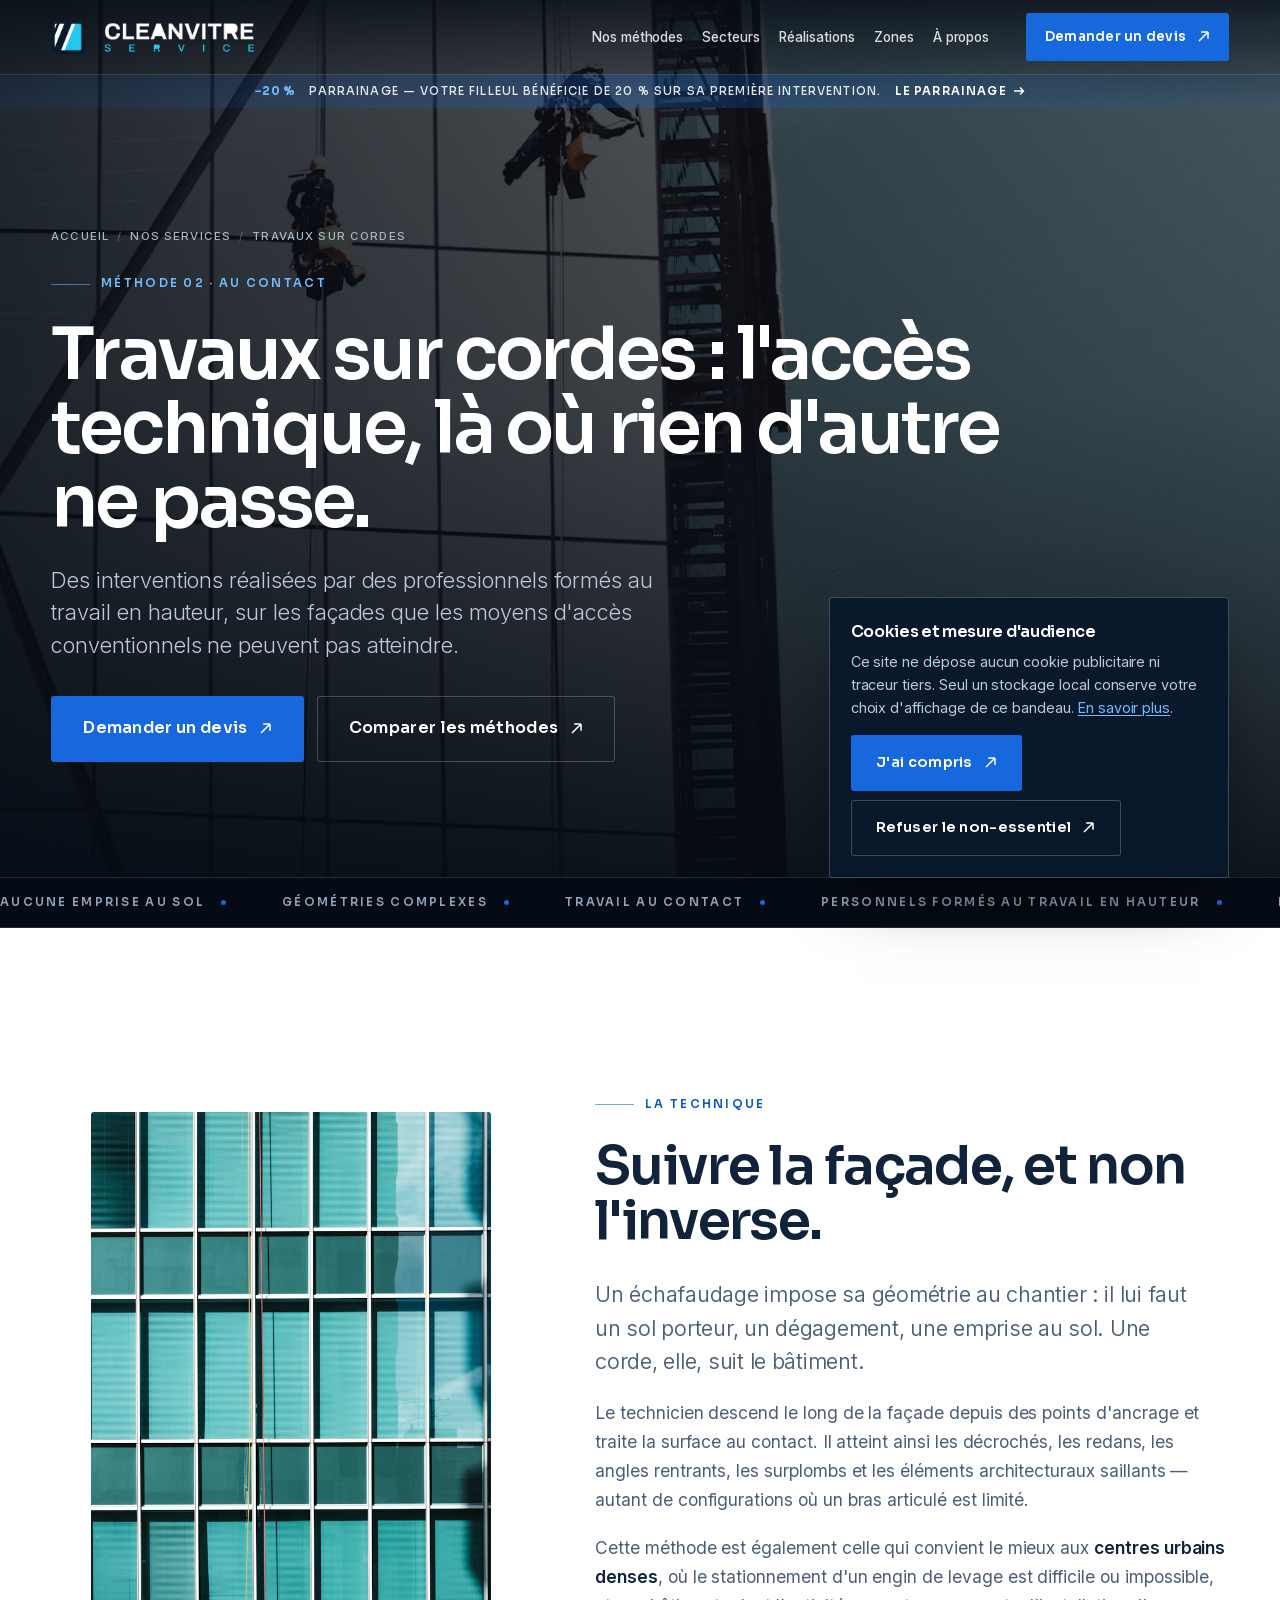
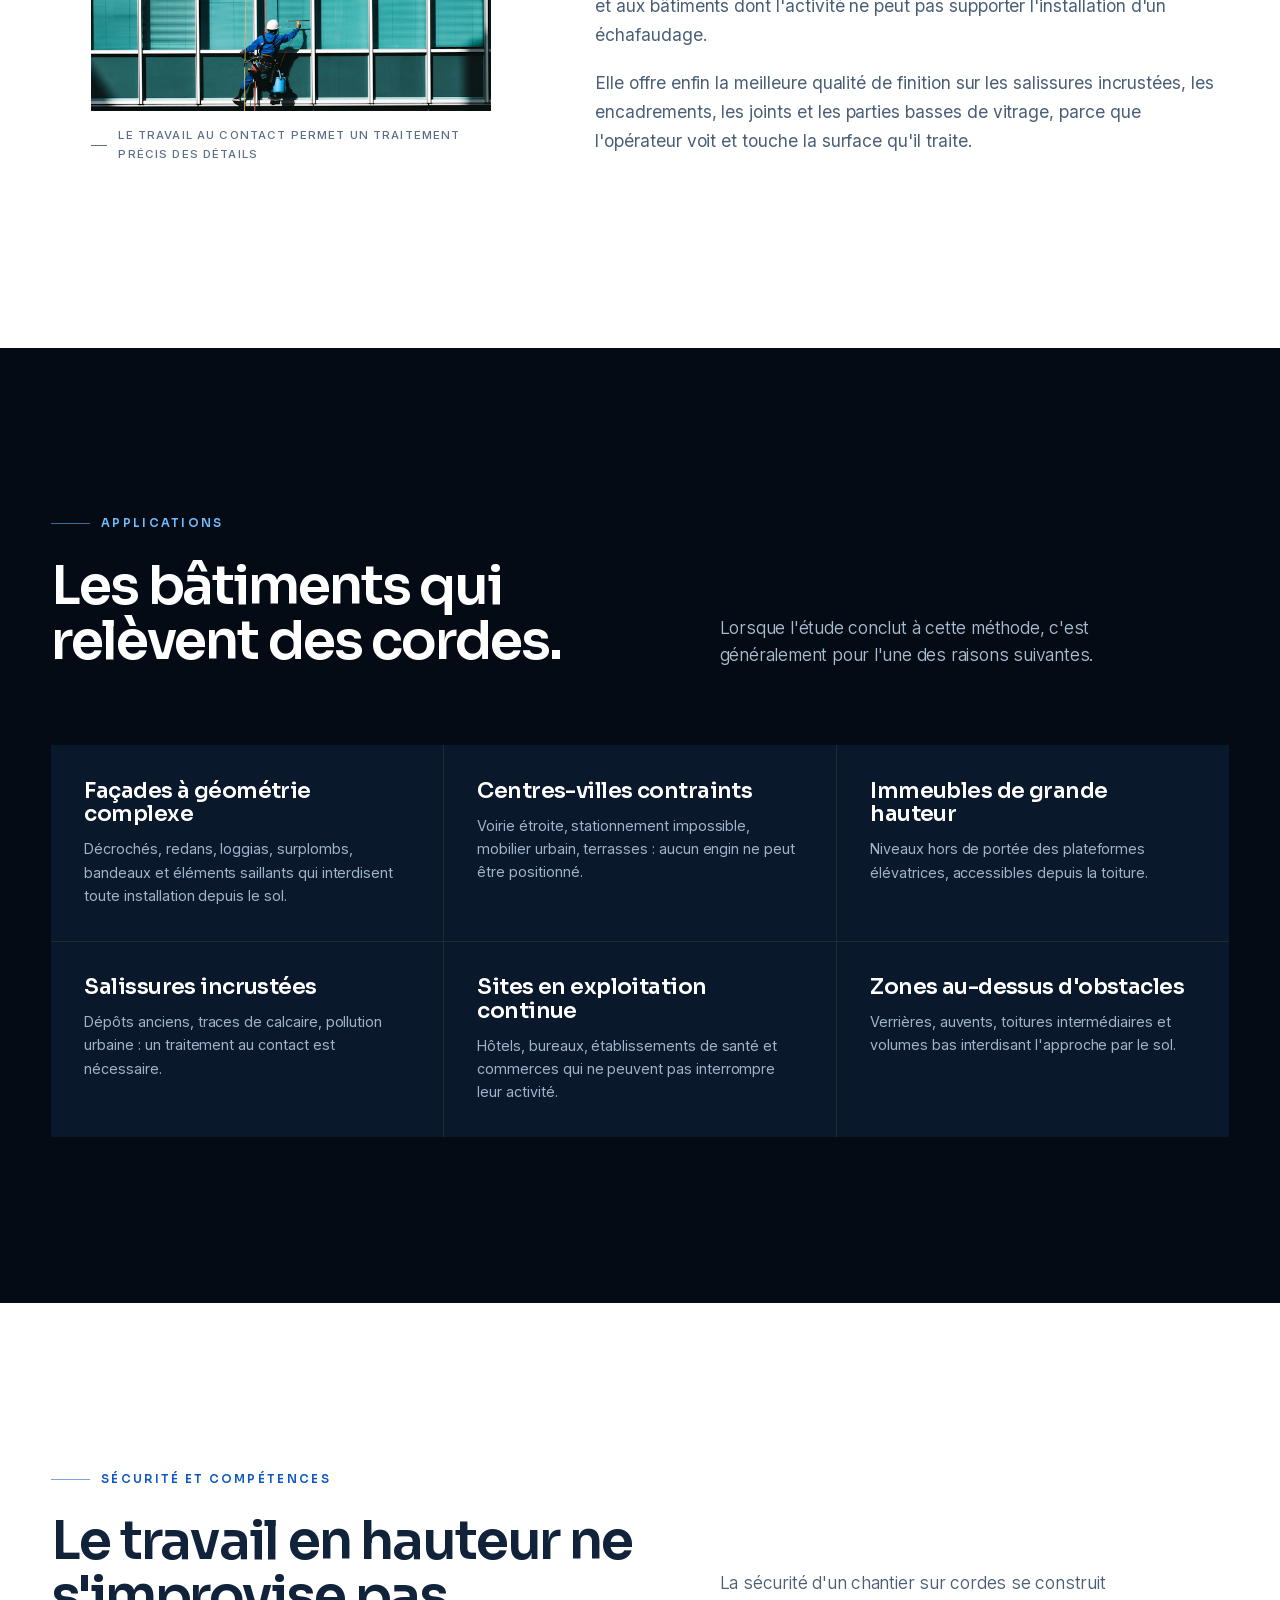
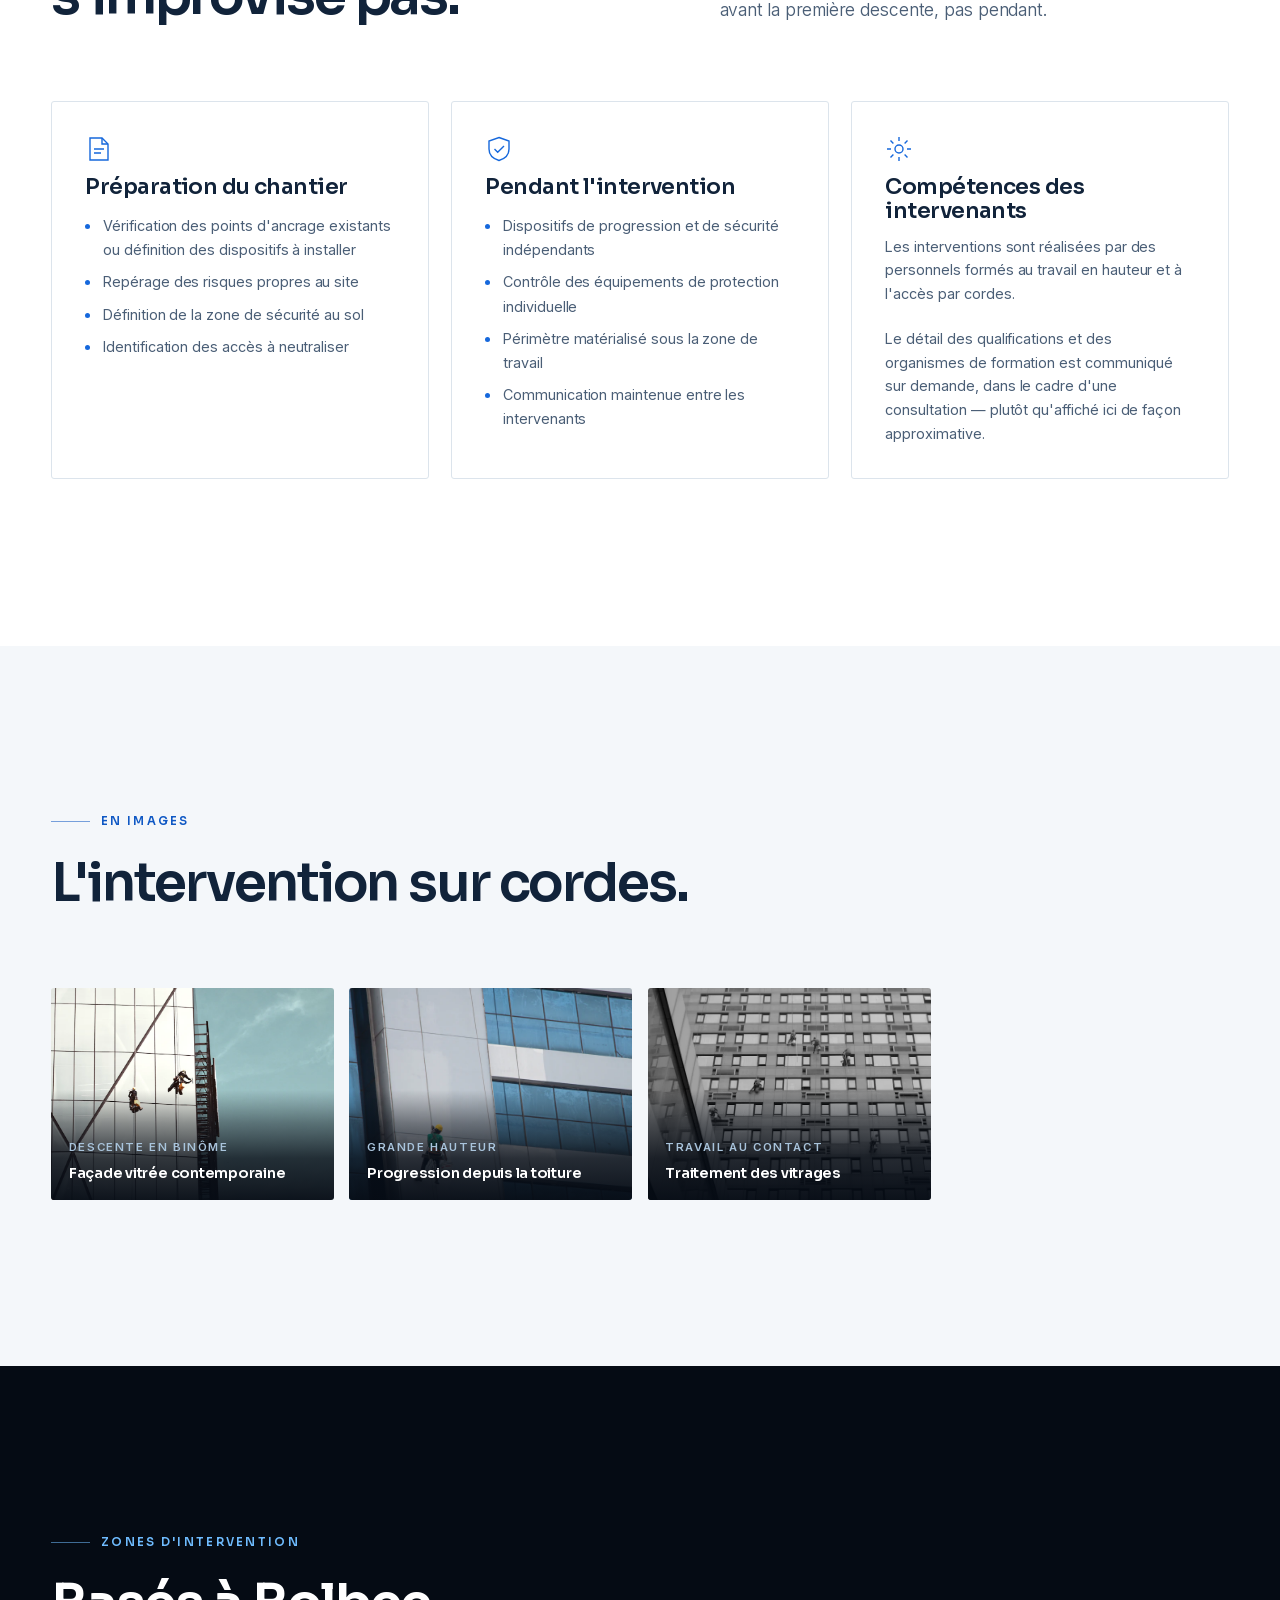
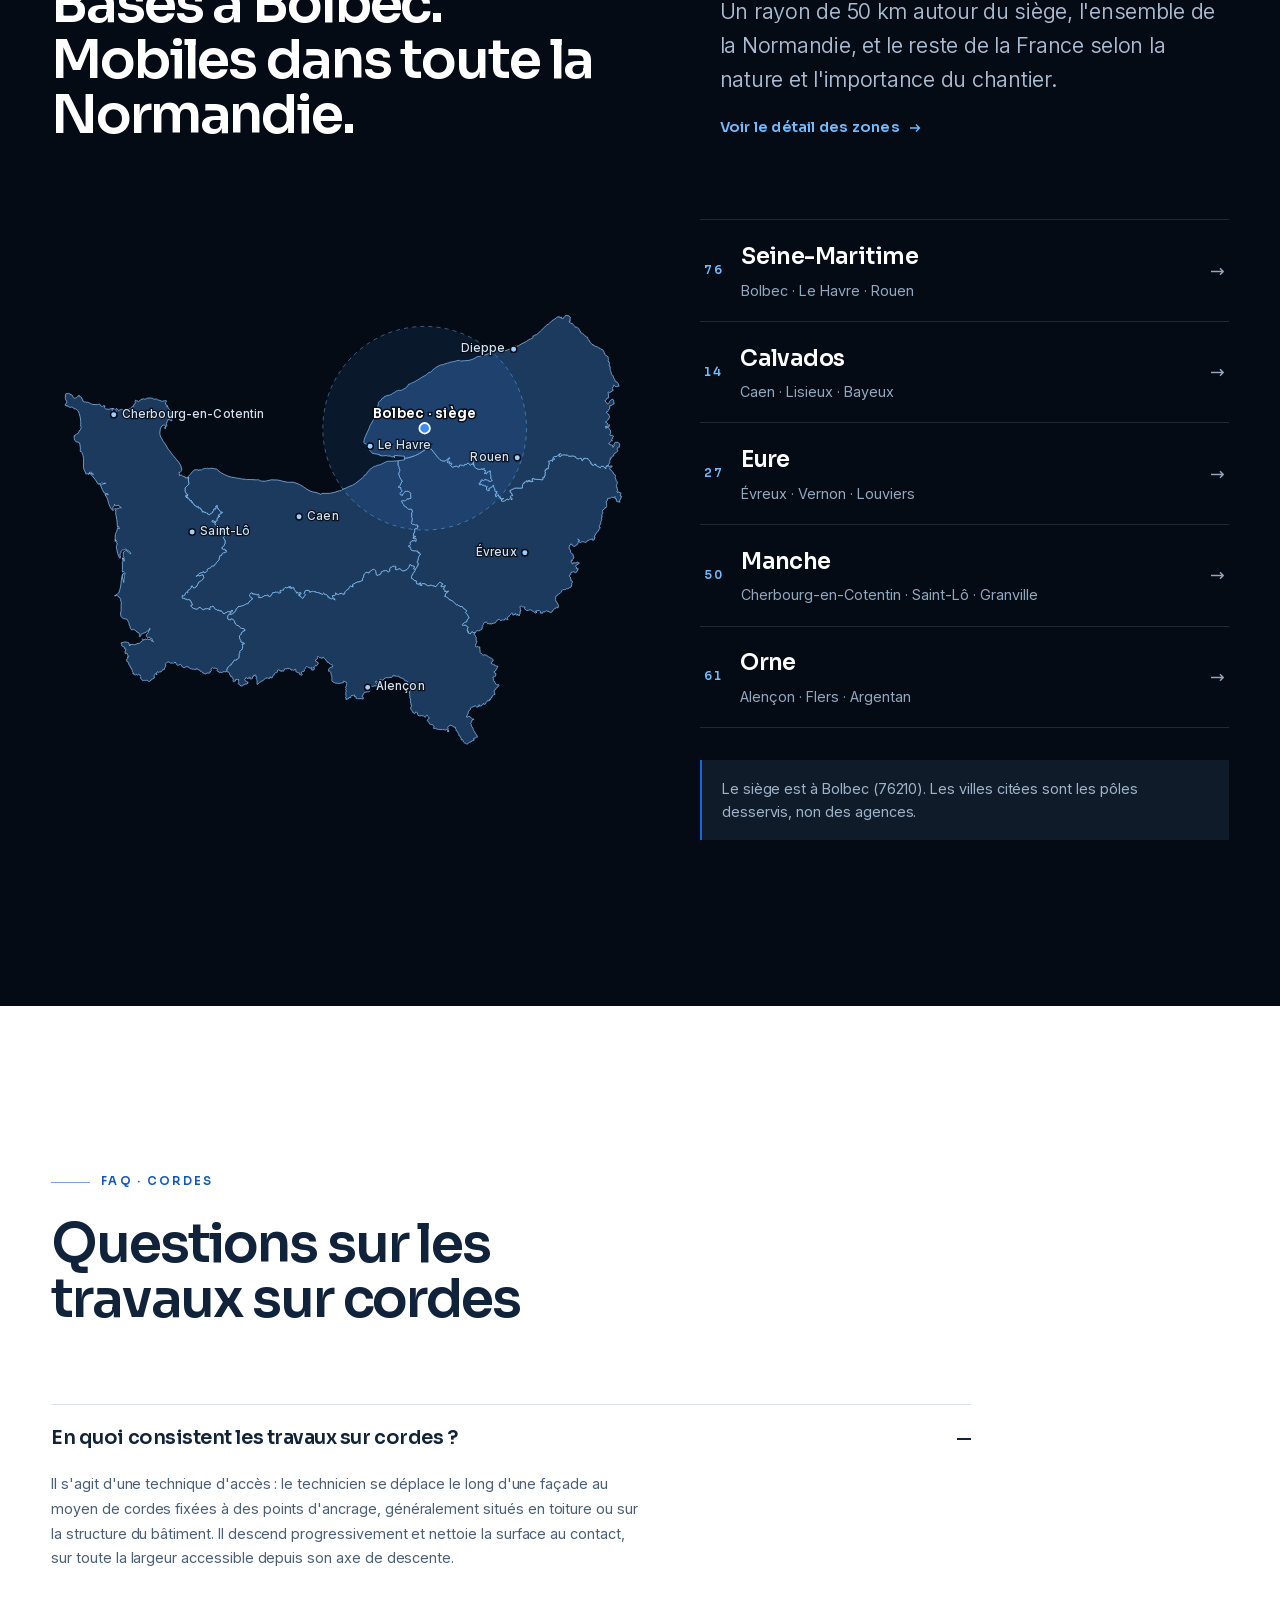
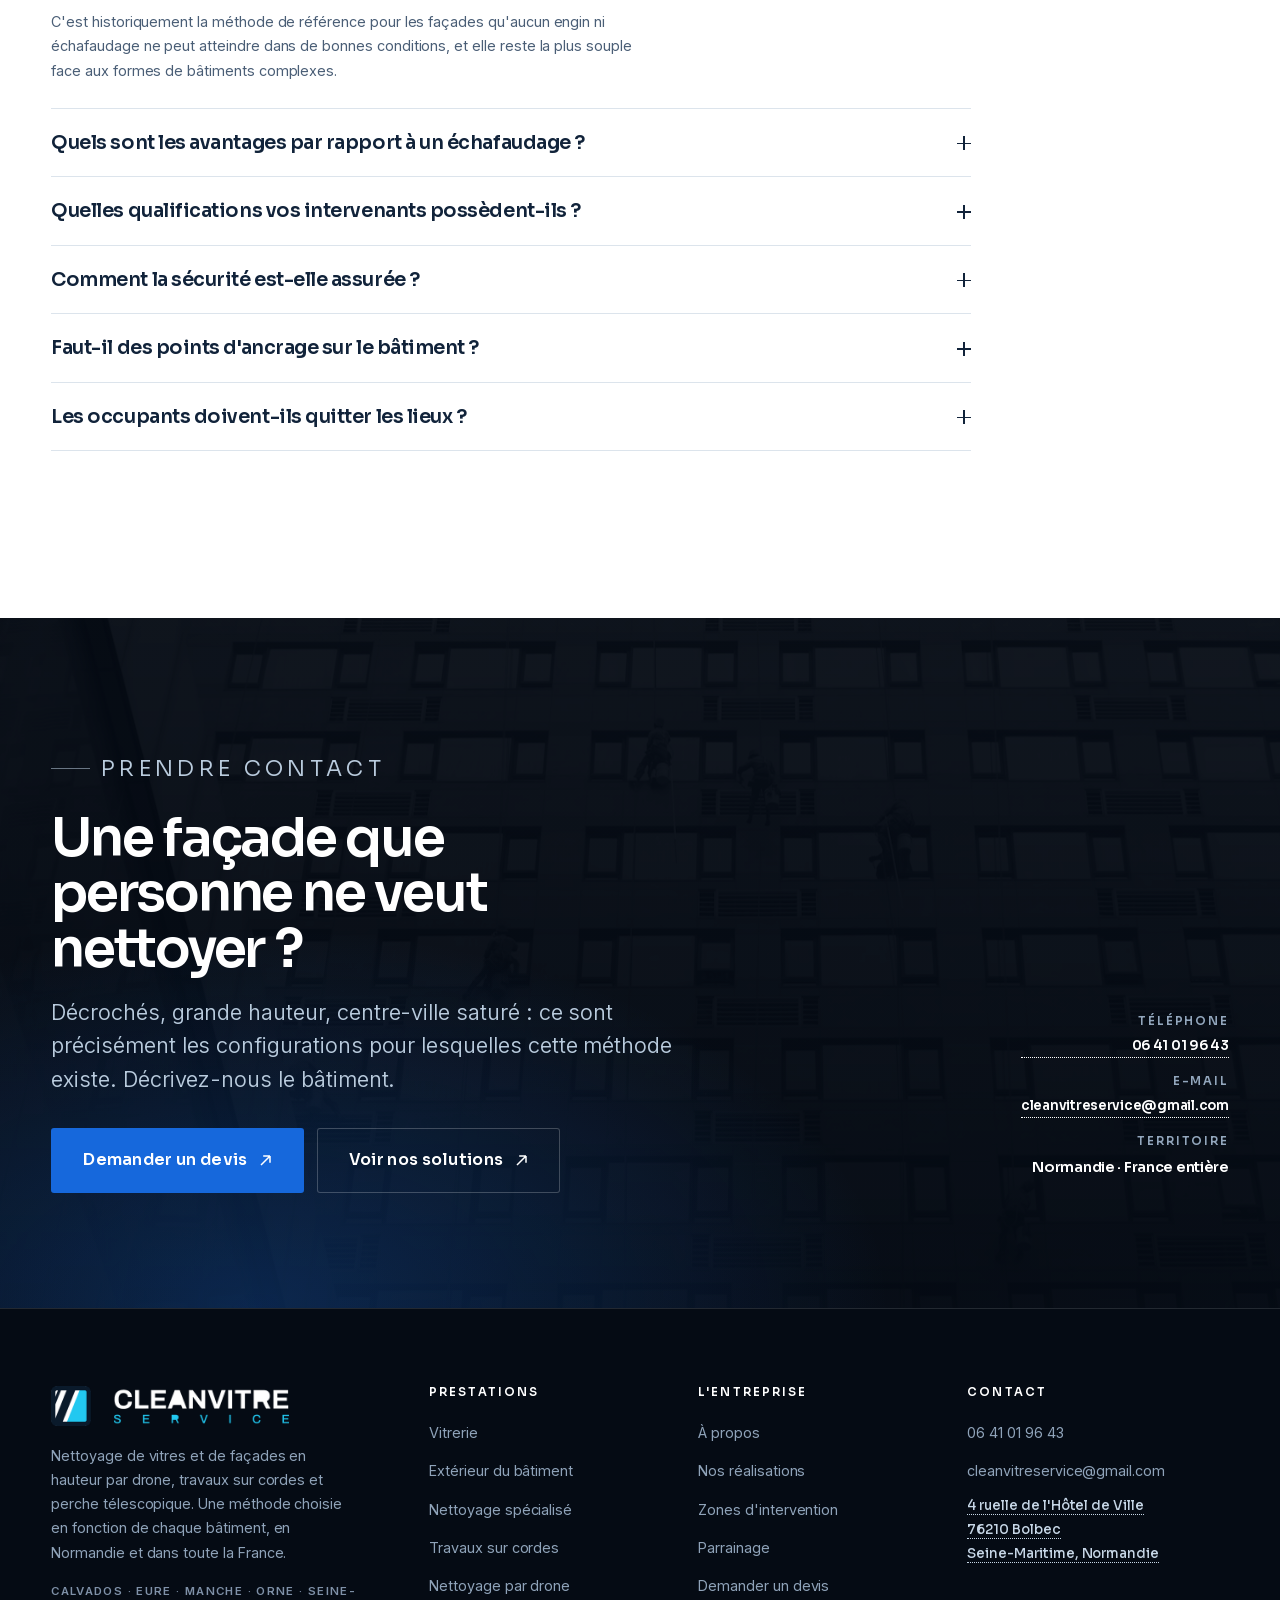
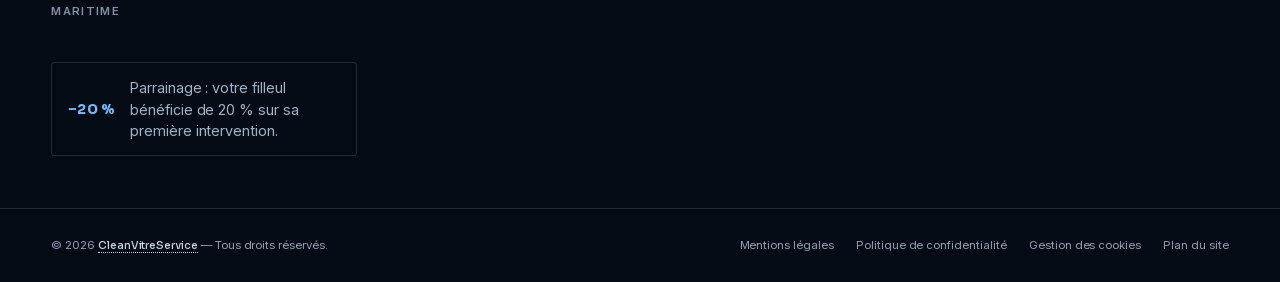
<file: docs/travaux-sur-cordes.html>
<!DOCTYPE html>
<html lang="fr">
<head>
<meta charset="utf-8">
<meta name="viewport" content="width=device-width,initial-scale=1">
<title>Travaux sur cordes : vitres et façades | CleanVitreService</title>
<meta name="description" content="Nettoyage de vitres et de façades par travaux sur cordes : technique d'accès, applications, sécurité et qualifications. Intervention en Normandie et dans toute la France.">
<link rel="canonical" href="https://youssefde143-collab.github.io/nettoyage-hauteur-normandie/travaux-sur-cordes/">
<meta name="robots" content="noindex,nofollow">
<meta name="theme-color" content="#050B14">
<meta name="format-detection" content="telephone=no">
<meta property="og:type" content="article">
<meta property="og:site_name" content="CleanVitreService">
<meta property="og:locale" content="fr_FR">
<meta property="og:title" content="Travaux sur cordes : vitres et façades | CleanVitreService">
<meta property="og:description" content="Nettoyage de vitres et de façades par travaux sur cordes : technique d'accès, applications, sécurité et qualifications. Intervention en Normandie et dans toute la France.">
<meta property="og:url" content="https://youssefde143-collab.github.io/nettoyage-hauteur-normandie/travaux-sur-cordes/">
<meta property="og:image" content="https://youssefde143-collab.github.io/nettoyage-hauteur-normandie/assets/img/cordes-duo-band-1100.webp">
<meta property="og:image:width" content="1100">
<meta property="og:image:height" content="619">
<meta name="twitter:card" content="summary_large_image">
<meta name="twitter:title" content="Travaux sur cordes : vitres et façades | CleanVitreService">
<meta name="twitter:description" content="Nettoyage de vitres et de façades par travaux sur cordes : technique d'accès, applications, sécurité et qualifications. Intervention en Normandie et dans toute la France.">
<meta name="twitter:image" content="https://youssefde143-collab.github.io/nettoyage-hauteur-normandie/assets/img/cordes-duo-band-1100.webp">
<link rel="preconnect" href="index.html" crossorigin>
<link rel="preload" href="assets/fonts/sora-latin.woff2" as="font" type="font/woff2" crossorigin>
<link rel="preload" href="assets/fonts/inter-latin.woff2" as="font" type="font/woff2" crossorigin>
<script>document.documentElement.className+=" js"</script>

<link rel="stylesheet" href="assets/css/site.css?v=e2828141d2209712">
<link rel="icon" href="assets/img/logo-cvs-icone-192.png" type="image/png" sizes="192x192">
<link rel="apple-touch-icon" href="assets/img/logo-cvs-icone-512.png">
<script type="application/ld+json">{"@context":"https://schema.org","@graph":[{"@type":["Organization","LocalBusiness"],"@id":"https://youssefde143-collab.github.io/nettoyage-hauteur-normandie/#organisation","name":"CleanVitreService","url":"https://youssefde143-collab.github.io/nettoyage-hauteur-normandie/","description":"Nettoyage de vitres, de façades et de surfaces difficiles d'accès. Matériel conventionnel, perches télescopiques, travaux sur cordes et drone. Bolbec, Normandie.","founder":{"@type":"Person","name":"Noah Lefebvre"},"address":{"@type":"PostalAddress","streetAddress":"4 ruelle de l'Hôtel de Ville","postalCode":"76210","addressLocality":"Bolbec","addressRegion":"Normandie","addressCountry":"FR"},"telephone":"+33641019643","email":"cleanvitreservice@gmail.com","identifier":[{"@type":"PropertyValue","name":"SIREN","value":"101837474"},{"@type":"PropertyValue","name":"SIRET","value":"10183747400010"}],"areaServed":[{"@type":"AdministrativeArea","name":"Normandie"},{"@type":"City","name":"Bolbec"},{"@type":"Country","name":"France"}],"knowsAbout":["Nettoyage de vitres","Nettoyage de façades","Nettoyage de vérandas et verrières","Nettoyage de panneaux solaires","Travaux sur cordes","Perche télescopique","Nettoyage par drone"]},{"@type":"WebSite","@id":"https://youssefde143-collab.github.io/nettoyage-hauteur-normandie/#site","url":"https://youssefde143-collab.github.io/nettoyage-hauteur-normandie/","name":"CleanVitreService","inLanguage":"fr-FR","publisher":{"@id":"https://youssefde143-collab.github.io/nettoyage-hauteur-normandie/#organisation"}},{"@type":"BreadcrumbList","itemListElement":[{"@type":"ListItem","position":1,"name":"Accueil","item":"https://youssefde143-collab.github.io/nettoyage-hauteur-normandie/"},{"@type":"ListItem","position":2,"name":"Travaux sur cordes : vitres et façades | CleanVitreService","item":"https://youssefde143-collab.github.io/nettoyage-hauteur-normandie/travaux-sur-cordes/"}]},{"@type":"Service","name":"Nettoyage de façades par travaux sur cordes","serviceType":"Travaux d'accès sur cordes","description":"Nettoyage au contact de vitres et de façades en hauteur par techniciens cordistes, sur les bâtiments dont les moyens d'accès conventionnels sont inadaptés.","provider":{"@id":"https://youssefde143-collab.github.io/nettoyage-hauteur-normandie/#organisation"},"areaServed":[{"@type":"AdministrativeArea","name":"Normandie"},{"@type":"Country","name":"France"}]},{"@type":"FAQPage","mainEntity":[{"@type":"Question","name":"En quoi consistent les travaux sur cordes ?","acceptedAnswer":{"@type":"Answer","text":"Il s'agit d'une technique d'accès : le technicien se déplace le long d'une façade au moyen de cordes fixées à des points d'ancrage, généralement situés en toiture ou sur la structure du bâtiment. Il descend progressivement et nettoie la surface au contact, sur toute la largeur accessible depuis son axe de descente. C'est historiquement la méthode de référence pour les façades qu'aucun engin ni échafaudage ne peut atteindre dans de bonnes conditions, et elle reste la plus souple face aux formes de bâtiments complexes."}},{"@type":"Question","name":"Quels sont les avantages par rapport à un échafaudage ?","acceptedAnswer":{"@type":"Answer","text":"L'absence d'emprise au sol est le premier. Un chantier sur cordes ne nécessite ni surface de stationnement pour un engin, ni sol porteur, ni cheminement d'accès : il suffit de pouvoir atteindre la toiture et de disposer d'une zone de sécurité réduite au pied du bâtiment. Vient ensuite l'adaptabilité. Décrochés, redans, angles rentrants, surplombs, éléments architecturaux saillants : la corde suit la façade là où une installation fixe est limitée par son emprise et ses angles de travail. Enfin, le travail au contact permet un traitement plus précis des salissures incrustées, des encadrements, des joints et des détails."}},{"@type":"Question","name":"Quelles qualifications vos intervenants possèdent-ils ?","acceptedAnswer":{"@type":"Answer","text":"Les interventions sur cordes sont réalisées par des personnels formés au travail en hauteur et à l'accès par cordes. Cette formation porte sur les techniques de progression, l'utilisation des équipements de protection individuelle, les procédures de sécurité et les situations d'urgence. Nous ne publions pas sur ce site la liste détaillée des qualifications, numéros d'habilitation ou organismes de formation : ces informations seront communiquées telles qu'elles sont, sur demande et dans le cadre d'une consultation, plutôt qu'affichées de façon approximative."}},{"@type":"Question","name":"Comment la sécurité est-elle assurée ?","acceptedAnswer":{"@type":"Answer","text":"La préparation est la partie la plus importante du chantier. Avant toute intervention : vérification des points d'ancrage existants ou définition des dispositifs à mettre en place, contrôle des équipements, repérage des risques propres au site, définition de la zone de sécurité au sol et des accès à neutraliser. Pendant l'intervention, le travail sur cordes repose sur le principe de la redondance : les dispositifs de progression et de sécurité sont indépendants. Un périmètre est matérialisé au sol sous la zone de travail."}},{"@type":"Question","name":"Faut-il des points d'ancrage sur le bâtiment ?","acceptedAnswer":{"@type":"Answer","text":"Oui, c'est la condition première. Certains bâtiments disposent déjà de dispositifs d'ancrage prévus pour la maintenance de façade ; leur présence, leur état et leur conformité sont vérifiés avant utilisation. En leur absence, d'autres solutions de reprise existent selon la structure et la configuration de la toiture. Cet examen fait partie de l'étude préalable, et il conditionne la faisabilité de la méthode."}},{"@type":"Question","name":"Les occupants doivent-ils quitter les lieux ?","acceptedAnswer":{"@type":"Answer","text":"Non, dans la très grande majorité des cas. Le bâtiment reste en activité : c'est précisément l'un des intérêts de cette méthode par rapport à un chantier d'échafaudage. Il est demandé de garder les fenêtres fermées pendant le passage des techniciens au niveau concerné, et une zone au pied du bâtiment est neutralisée le temps de l'intervention. Ces éléments sont planifiés avec vous et communiqués aux occupants en amont."}}]}]}</script>
</head>
<body class="a-promo">
<a class="skip" href="#principal">Aller au contenu principal</a>


<header class="nav nav--promo" id="entete" data-dark="true">
  <div class="nav__in">
    
  <a class="wm wm--auto" href="index.html">
    <img class="wm__i wm__i--sombre" src="assets/img/logo-cvs-clair-560.png" srcset="assets/img/logo-cvs-clair-560.png 560w, assets/img/logo-cvs-clair-1100.png 1100w"
          sizes="(max-width:420px) 156px, 203px" width="1100" height="184"
          alt="" decoding="async"><img class="wm__i wm__i--clair" src="assets/img/logo-cvs-560.png" srcset="assets/img/logo-cvs-560.png 560w, assets/img/logo-cvs-1100.png 1100w"
          sizes="(max-width:420px) 156px, 203px" width="1100" height="184"
          alt="" decoding="async">
    <span class="sr">CleanVitreService — accueil</span>
  </a>
    <nav class="nav__links" aria-label="Navigation principale"><a href="services.html">Nos méthodes</a><a href="secteurs-dactivite.html">Secteurs</a><a href="realisations.html">Réalisations</a><a href="zones-intervention.html">Zones</a><a href="a-propos.html">À propos</a></nav>
    <div class="nav__cta"><a class="btn  " href="contact.html">Demander un devis<svg class="btn__ar" width="13" height="13" viewBox="0 0 13 13" fill="none" aria-hidden="true"><path d="M2 11 11 2M11 2H4.2M11 2v6.8" stroke="currentColor" stroke-width="1.5"/></svg></a></div>
    <button class="nav__burger" type="button" aria-expanded="false" aria-controls="menu-mobile" aria-label="Ouvrir le menu">
      <span></span><span></span><span></span>
    </button>
  </div>
  
<a class="promo" href="parrainage.html">
  <span class="promo__tag">&minus;20&nbsp;%</span>
  <span class="promo__t">Parrainage &mdash; votre filleul bénéficie de 20&nbsp;% sur sa première intervention.</span>
  <span class="promo__s">Parrainage &middot; 20&nbsp;% pour votre filleul</span>
  <span class="promo__a">Le parrainage<svg width="12" height="12" viewBox="0 0 12 12" fill="none" aria-hidden="true"><path d="M1 6h9.5M7 2.5 10.5 6 7 9.5" stroke="currentColor" stroke-width="1.4"/></svg></span>
</a>
</header>

<div class="mob" id="menu-mobile" hidden>
  <nav class="mob__links" aria-label="Navigation mobile"><a href="index.html" class="" style="--i:0">Accueil</a><a href="services.html" class="" style="--i:1">Nos méthodes</a><a href="nettoyage-par-drone.html" class="mob__sub" style="--i:2">Nettoyage par drone</a><a href="travaux-sur-cordes.html" class="mob__sub" style="--i:3" aria-current="page">Travaux sur cordes</a><a href="secteurs-dactivite.html" class="" style="--i:4">Secteurs d'activité</a><a href="realisations.html" class="" style="--i:5">Réalisations</a><a href="zones-intervention.html" class="" style="--i:6">Zones d'intervention</a><a href="a-propos.html" class="" style="--i:7">À propos</a><a href="parrainage.html" class="" style="--i:8">Parrainage</a><a href="contact.html" class="" style="--i:9">Contact</a></nav>
  <div class="mob__foot">
    <a class="btn  " href="contact.html">Demander un devis<svg class="btn__ar" width="13" height="13" viewBox="0 0 13 13" fill="none" aria-hidden="true"><path d="M2 11 11 2M11 2H4.2M11 2v6.8" stroke="currentColor" stroke-width="1.5"/></svg></a>
    <div class="mob__meta">
      <span class="ph">06 41 01 96 43</span>
      <span class="ph">cleanvitreservice@gmail.com</span>
    </div>
  </div>
</div>

<main id="principal">

<section class="phero">
  <div class="phero__media"><img src="assets/img/cordes-duo-band-1600.webp" srcset="assets/img/cordes-duo-band-760.webp 760w, assets/img/cordes-duo-band-1100.webp 1100w, assets/img/cordes-duo-band-1600.webp 1600w" sizes="100vw"
    width="1600" height="900" alt="Deux techniciens cordistes descendant en rappel la façade vitrée d'une tour, équipés de raclettes et de seaux" class=""
    loading="eager" fetchpriority="high" decoding="sync"></div>
  <div class="phero__in">
    <nav class="crumbs" aria-label="Fil d'Ariane"><a href="index.html">Accueil</a><span>/</span><a href="services.html">Nos services</a><span>/</span>Travaux sur cordes</nav>
    <p class="eyebrow">Méthode 02 · Au contact</p>
    <h1>Travaux sur cordes : l'accès technique, là où rien d'autre ne passe.</h1>
    <p class="phero__sub">Des interventions réalisées par des professionnels formés au travail en hauteur, sur les façades que les moyens d'accès conventionnels ne peuvent pas atteindre.</p>
    <div class="btn-row" style="margin-top:2.2rem"><a class="btn  btn--lg" href="contact.html">Demander un devis<svg class="btn__ar" width="13" height="13" viewBox="0 0 13 13" fill="none" aria-hidden="true"><path d="M2 11 11 2M11 2H4.2M11 2v6.8" stroke="currentColor" stroke-width="1.5"/></svg></a><a class="btn btn--on-dark btn--lg" href="services.html">Comparer les méthodes<svg class="btn__ar" width="13" height="13" viewBox="0 0 13 13" fill="none" aria-hidden="true"><path d="M2 11 11 2M11 2H4.2M11 2v6.8" stroke="currentColor" stroke-width="1.5"/></svg></a></div>
  </div>
</section>

<div class="ticker" aria-hidden="true"><div class="ticker__in">
  <span>Aucune emprise au sol</span><span>Géométries complexes</span><span>Travail au contact</span><span>Personnels formés au travail en hauteur</span><span>Milieu urbain dense</span>
  <span>Aucune emprise au sol</span><span>Géométries complexes</span><span>Travail au contact</span><span>Personnels formés au travail en hauteur</span><span>Milieu urbain dense</span>
</div></div>

<section class="sec" aria-labelledby="c1">
  <div class="wrap">
    <div class="edit edit--5-7">
      <div class="rv">
        <figure class="edit__fig reveal-img"><img src="assets/img/cordes-detail-1200.webp" srcset="assets/img/cordes-detail-700.webp 700w, assets/img/cordes-detail-1200.webp 1200w" sizes="(max-width:899px) 100vw, 40vw"
    width="1200" height="1798" alt="Technicien nettoyant une grande surface vitrée au contact" class=""
    loading="lazy" decoding="async"><figcaption>Le travail au contact permet un traitement précis des détails</figcaption></figure>
      </div>
      <div class="rv" style="--i:1">
        <p class="eyebrow">La technique</p>
        <h2 id="c1" style="max-width:22ch">Suivre la façade, et non l'inverse.</h2>
        <div class="prose" style="margin-top:1.8rem;max-width:58ch">
          <p class="lead">Un échafaudage impose sa géométrie au chantier : il lui faut un sol porteur, un dégagement, une emprise au sol. Une corde, elle, suit le bâtiment.</p>
          <p>Le technicien descend le long de la façade depuis des points d'ancrage et traite la surface au contact. Il atteint ainsi les décrochés, les redans, les angles rentrants, les surplombs et les éléments architecturaux saillants — autant de configurations où un bras articulé est limité.</p>
          <p>Cette méthode est également celle qui convient le mieux aux <strong>centres urbains denses</strong>, où le stationnement d'un engin de levage est difficile ou impossible, et aux bâtiments dont l'activité ne peut pas supporter l'installation d'un échafaudage.</p>
          <p>Elle offre enfin la meilleure qualité de finition sur les salissures incrustées, les encadrements, les joints et les parties basses de vitrage, parce que l'opérateur voit et touche la surface qu'il traite.</p>
        </div>
      </div>
    </div>
  </div>
</section>

<section class="sec sec--dark" aria-labelledby="c2">
  <div class="wrap">
    <div class="shead rv">
      <div><p class="eyebrow">Applications</p><h2 id="c2">Les bâtiments qui relèvent des cordes.</h2></div>
      <div class="shead__aside"><p class="lead" style="font-size:var(--t-body)">Lorsque l'étude conclut à cette méthode, c'est généralement pour l'une des raisons suivantes.</p></div>
    </div>
    <ul class="vals" data-stagger>
      <li class="rv"><h3>Façades à géométrie complexe</h3><p>Décrochés, redans, loggias, surplombs, bandeaux et éléments saillants qui interdisent toute installation depuis le sol.</p></li>
      <li class="rv"><h3>Centres-villes contraints</h3><p>Voirie étroite, stationnement impossible, mobilier urbain, terrasses : aucun engin ne peut être positionné.</p></li>
      <li class="rv"><h3>Immeubles de grande hauteur</h3><p>Niveaux hors de portée des plateformes élévatrices, accessibles depuis la toiture.</p></li>
      <li class="rv"><h3>Salissures incrustées</h3><p>Dépôts anciens, traces de calcaire, pollution urbaine : un traitement au contact est nécessaire.</p></li>
      <li class="rv"><h3>Sites en exploitation continue</h3><p>Hôtels, bureaux, établissements de santé et commerces qui ne peuvent pas interrompre leur activité.</p></li>
      <li class="rv"><h3>Zones au-dessus d'obstacles</h3><p>Verrières, auvents, toitures intermédiaires et volumes bas interdisant l'approche par le sol.</p></li>
    </ul>
  </div>
</section>

<section class="sec" aria-labelledby="c3">
  <div class="wrap">
    <div class="shead rv">
      <div><p class="eyebrow">Sécurité et compétences</p><h2 id="c3">Le travail en hauteur ne s'improvise pas.</h2></div>
      <div class="shead__aside"><p class="lead" style="font-size:var(--t-body)">La sécurité d'un chantier sur cordes se construit avant la première descente, pas pendant.</p></div>
    </div>
    <div class="cards cards--3">
      <div class="card rv"><svg class="card__ico" viewBox="0 0 28 28" fill="none" stroke="currentColor" stroke-width="1.4" aria-hidden="true"><path d="M5 3h12l6 6v16H5z"/><path d="M17 3v6h6"/><path d="M9 14h10M9 18h7"/></svg><h3>Préparation du chantier</h3><ul><li>Vérification des points d'ancrage existants ou définition des dispositifs à installer</li><li>Repérage des risques propres au site</li><li>Définition de la zone de sécurité au sol</li><li>Identification des accès à neutraliser</li></ul></div>
      <div class="card rv" style="--i:1"><svg class="card__ico" viewBox="0 0 28 28" fill="none" stroke="currentColor" stroke-width="1.4" aria-hidden="true"><path d="M14 2.5 24 6v8c0 6-4.4 9.8-10 11.5C8.4 23.8 4 20 4 14V6l10-3.5Z"/><path d="M9.5 14l3.2 3.2L19 11"/></svg><h3>Pendant l'intervention</h3><ul><li>Dispositifs de progression et de sécurité indépendants</li><li>Contrôle des équipements de protection individuelle</li><li>Périmètre matérialisé sous la zone de travail</li><li>Communication maintenue entre les intervenants</li></ul></div>
      <div class="card rv" style="--i:2"><svg class="card__ico" viewBox="0 0 28 28" fill="none" stroke="currentColor" stroke-width="1.4" aria-hidden="true"><circle cx="14" cy="14" r="4"/><path d="M14 2v4M14 22v4M2 14h4M22 14h4M5.5 5.5l2.9 2.9M19.6 19.6l2.9 2.9M22.5 5.5l-2.9 2.9M8.4 19.6l-2.9 2.9"/></svg><h3>Compétences des intervenants</h3><p>Les interventions sont réalisées par des personnels formés au travail en hauteur et à l'accès par cordes.</p><p style="margin-top:.6rem">Le détail des qualifications et des organismes de formation est communiqué sur demande, dans le cadre d'une consultation — plutôt qu'affiché ici de façon approximative.</p></div>
    </div>
  </div>
</section>

<section class="sec sec--paper sec--flush-b" aria-labelledby="c4" style="padding-bottom:0">
  <div class="wrap">
    <div class="shead rv"><div><p class="eyebrow">En images</p><h2 id="c4">L'intervention sur cordes.</h2></div></div>
  </div>
  <div class="wrap">
    <div class="gal rv" data-gal style="padding-bottom:var(--sec-y)">
      <figure><img src="assets/img/cordes-duo-1400.webp" srcset="assets/img/cordes-duo-800.webp 800w, assets/img/cordes-duo-1400.webp 1400w" sizes="(max-width:520px) 100vw, 33vw"
    width="1400" height="1867" alt="Deux cordistes descendant le long d'un bâtiment moderne en verre" class=""
    loading="lazy" decoding="async"><figcaption><span>Descente en binôme</span><b>Façade vitrée contemporaine</b></figcaption></figure>
      <figure><img src="assets/img/cordes-ville-1200.webp" srcset="assets/img/cordes-ville-700.webp 700w, assets/img/cordes-ville-1200.webp 1200w" sizes="(max-width:520px) 100vw, 33vw"
    width="1200" height="1800" alt="Intervenants travaillant sur le flanc d'un immeuble de grande hauteur" class=""
    loading="lazy" decoding="async"><figcaption><span>Grande hauteur</span><b>Progression depuis la toiture</b></figcaption></figure>
      <figure><img src="assets/img/cordes-equipe-1200.webp" srcset="assets/img/cordes-equipe-700.webp 700w, assets/img/cordes-equipe-1200.webp 1200w" sizes="(max-width:520px) 100vw, 33vw"
    width="1200" height="800" alt="Laveurs de vitres au travail sur un immeuble de grande hauteur" class=""
    loading="lazy" decoding="async"><figcaption><span>Travail au contact</span><b>Traitement des vitrages</b></figcaption></figure>
    </div>
  </div>
</section>


<section class="sec sec--dark" aria-labelledby="zones-t" id="zones">
  <div class="wrap">
    <div class="shead rv">
      <div>
        <p class="eyebrow">Zones d'intervention</p>
        <h2 id="zones-t">Basés à Bolbec.<br>Mobiles dans toute la Normandie.</h2>
      </div>
      <div class="shead__aside">
        <p class="lead">Un rayon de 50 km autour du siège, l'ensemble de la Normandie, et le reste de la France selon la nature et l'importance du chantier.</p>
        <a class="tlink" href="zones-intervention.html">Voir le détail des zones<svg width="12" height="12" viewBox="0 0 12 12" fill="none" aria-hidden="true"><path d="M1 6h9.5M7 2.5 10.5 6 7 9.5" stroke="currentColor" stroke-width="1.4"/></svg></a>
      </div>
    </div>
    <div class="zones">
      <div class="rv-line"><svg class="nmap" viewBox="0 0 1000 820" role="img" aria-labelledby="nmap-t nmap-d" xmlns="http://www.w3.org/2000/svg">
<title id="nmap-t">Carte de la Normandie, du siège de Bolbec et des cinq départements</title>
<desc id="nmap-d">Les cinq départements normands — Calvados, Eure, Manche, Orne et Seine-Maritime — le siège de CleanVitreService à Bolbec, le rayon indicatif de 50 kilomètres autour de celui-ci et les principales villes desservies.</desc>
<g class="nmap__deps">
<path class="nmap__dep" id="dep-calvados" data-dep="calvados" data-nom="Calvados" data-code="14" d="M234.3 320.9L235.3 322.5L235.1 320.4L234.5 320.4L234.7 319.0L238.8 314.8L242.1 310.5L244.8 308.2L246.2 307.6L250.6 307.4L251.9 307.7L251.9 308.4L252.8 308.4L252.9 307.8L257.4 307.7L259.1 306.4L261.3 305.9L262.6 305.2L263.8 305.1L266.1 305.6L267.5 304.7L268.7 305.4L270.9 305.6L272.5 305.0L278.0 305.3L283.8 306.6L284.9 307.4L286.1 309.2L291.1 312.8L296.2 315.5L304.4 319.0L309.0 320.2L315.2 321.1L316.0 321.6L317.6 321.5L321.0 322.3L323.4 322.4L326.7 323.5L328.4 323.3L334.0 324.0L334.8 324.4L338.9 324.0L340.4 324.4L341.8 324.2L351.2 324.8L353.6 324.4L354.7 324.9L356.3 325.0L358.0 326.3L360.0 326.8L366.5 327.1L376.7 324.7L387.7 325.0L393.2 326.1L398.3 327.7L402.2 328.1L402.6 328.6L406.4 328.9L414.1 328.8L417.8 329.7L425.1 332.7L431.3 336.3L432.6 337.5L435.6 339.0L436.4 340.0L441.7 343.1L446.8 345.1L455.0 346.7L461.2 349.5L461.4 349.0L465.1 347.8L473.8 348.0L478.4 347.5L485.0 346.1L493.2 343.4L496.3 343.3L498.7 340.9L504.6 338.8L508.6 336.7L516.1 333.8L521.1 330.6L532.1 321.9L536.1 318.0L535.8 317.2L536.3 316.5L537.6 316.8L539.4 314.3L540.2 313.8L540.3 312.9L546.8 305.5L548.2 305.1L551.4 302.6L553.4 301.6L555.0 301.4L558.9 299.8L561.0 299.2L562.5 299.2L573.3 293.8L574.7 293.6L575.2 293.3L575.2 292.8L577.4 293.1L577.8 292.8L582.0 292.9L593.9 292.1L593.8 299.9L595.0 301.4L594.9 302.0L595.9 303.9L595.6 304.9L595.9 306.1L596.9 307.8L596.9 308.8L596.1 310.4L596.1 311.2L595.1 313.2L595.1 314.9L596.1 319.0L597.5 321.9L598.6 323.7L599.9 325.0L599.8 326.3L601.2 326.8L598.9 330.2L598.4 332.0L597.9 332.6L597.9 333.6L596.1 335.7L594.1 336.9L598.7 338.1L598.6 339.1L598.3 339.3L598.6 340.5L598.4 340.9L599.5 341.5L600.4 343.7L600.4 344.2L599.4 345.5L597.0 347.9L597.0 349.3L598.0 350.2L600.4 350.6L600.6 351.1L601.3 351.1L601.7 348.9L603.0 348.1L604.5 346.2L605.3 345.1L605.4 344.2L607.2 344.2L608.4 344.7L608.9 344.1L609.6 344.3L610.4 343.6L610.6 344.1L613.8 346.2L615.9 348.1L615.1 349.3L615.9 355.6L615.6 356.5L613.9 356.5L611.4 358.1L611.0 356.9L606.1 360.2L604.5 360.9L603.5 360.4L599.7 360.9L599.6 361.7L599.9 362.6L600.6 362.8L601.3 364.7L603.1 366.7L604.3 369.4L608.8 372.0L608.7 372.3L611.5 375.1L613.0 374.7L614.9 374.7L616.0 375.4L616.8 374.9L617.1 375.0L617.0 376.7L618.3 377.2L618.6 378.0L617.6 380.0L617.0 382.9L617.5 383.2L617.0 385.2L617.7 385.3L616.7 387.1L617.4 389.0L618.3 390.0L617.5 395.7L617.8 396.7L617.3 397.1L617.5 397.4L616.4 398.3L616.4 399.2L617.8 400.6L619.0 400.6L619.5 401.0L621.6 400.9L622.9 402.2L623.5 401.8L626.0 401.5L626.8 401.9L626.8 403.6L628.2 403.7L628.4 404.3L627.2 404.6L627.5 405.8L626.7 406.2L626.8 407.5L626.4 407.5L626.3 408.4L624.9 408.0L624.0 408.2L624.1 408.6L622.1 409.0L622.4 411.5L621.7 415.3L621.6 415.6L620.4 415.7L620.7 417.1L619.7 420.4L620.2 420.6L620.1 421.2L622.5 421.0L623.9 421.5L623.8 422.0L621.9 422.4L622.0 423.0L619.3 423.7L619.8 424.4L619.8 425.1L621.3 425.4L623.0 425.2L624.1 424.6L624.8 426.9L624.8 427.4L624.3 427.6L624.6 428.4L624.4 430.4L622.0 428.8L621.0 429.5L617.7 428.7L616.7 430.6L616.2 430.4L614.5 431.5L614.5 434.2L615.2 435.5L614.5 435.7L612.5 437.7L612.0 437.5L611.6 438.5L612.6 439.4L613.8 438.5L614.6 439.1L614.2 439.9L615.7 441.9L615.1 442.9L615.6 443.4L615.9 444.5L617.6 445.7L623.6 446.3L623.7 445.7L625.7 446.5L627.0 446.3L627.9 448.7L628.6 448.4L628.8 448.8L627.8 449.2L627.9 449.7L630.7 449.3L631.1 450.2L630.9 451.2L631.7 451.5L631.6 453.4L629.5 455.3L628.6 456.9L627.9 462.5L627.5 463.7L626.8 464.6L626.3 464.6L626.3 465.6L627.1 466.6L628.3 467.0L627.9 471.6L627.7 472.1L627.2 472.0L626.6 472.6L625.7 474.9L625.0 475.2L623.4 478.1L620.0 477.2L620.1 476.0L620.7 475.4L621.5 473.0L618.3 471.8L616.0 471.8L616.2 471.3L615.6 470.5L614.2 469.5L612.0 474.7L608.9 478.4L603.0 481.0L602.5 480.0L600.7 480.5L598.5 478.3L597.5 477.8L597.0 476.7L595.8 476.9L595.1 477.4L593.1 477.6L593.2 478.0L592.0 478.7L591.6 478.5L590.5 478.8L589.6 478.2L588.9 478.3L589.1 477.4L589.7 477.2L589.6 476.1L588.9 475.7L589.9 474.6L589.1 474.6L588.8 474.1L589.5 473.1L588.9 472.3L587.1 472.7L585.2 472.5L583.4 473.2L582.5 473.8L582.3 474.4L581.0 474.4L580.6 474.7L579.8 477.0L579.2 477.4L579.9 480.4L577.5 482.4L575.5 482.0L574.9 481.3L574.7 480.3L573.6 479.6L572.4 479.7L571.4 480.4L568.0 480.7L567.1 481.4L566.0 481.7L566.2 482.3L565.2 482.7L564.0 486.1L560.3 487.7L557.5 488.2L557.2 487.4L556.0 486.4L555.5 481.9L554.9 480.1L552.9 477.9L551.3 477.8L550.8 477.4L549.8 478.7L546.3 481.0L546.2 481.5L544.9 482.1L544.0 484.3L540.5 483.0L538.9 482.9L538.3 484.0L536.5 485.2L535.4 487.0L534.7 490.7L533.2 493.8L532.7 497.0L531.6 497.1L531.2 497.9L526.7 499.2L526.3 499.9L525.9 499.1L525.0 499.3L520.7 501.1L518.3 502.8L516.7 503.3L515.9 503.9L516.7 508.4L515.3 506.3L513.6 507.6L512.5 506.2L511.7 506.8L510.6 507.8L510.9 508.3L510.3 508.8L510.6 509.4L509.6 510.8L504.4 514.6L503.5 515.7L502.2 519.5L501.6 519.7L501.0 520.9L500.8 519.9L499.3 520.7L497.4 519.0L492.7 519.9L491.4 521.1L490.7 520.1L489.5 521.1L487.7 519.4L486.9 518.1L486.2 518.6L487.0 519.4L486.6 519.9L487.1 521.1L486.3 521.8L485.8 521.5L484.6 523.0L483.9 522.6L482.2 522.5L481.3 523.1L482.2 525.5L485.0 528.6L484.9 528.9L486.4 530.0L486.1 530.1L482.7 528.5L482.5 528.7L481.0 527.6L479.9 528.6L478.4 527.7L475.3 526.8L475.6 525.8L474.9 525.4L473.5 525.5L473.0 525.1L473.4 524.1L473.9 523.8L473.2 522.7L469.9 520.7L468.9 521.6L467.0 519.7L467.1 518.8L466.6 518.4L464.9 519.9L464.4 520.9L461.4 519.4L460.0 519.6L459.6 518.3L458.2 518.1L456.9 517.3L455.6 517.7L455.0 517.0L454.5 517.4L454.1 517.2L453.4 517.5L452.9 517.0L452.3 517.2L452.3 515.8L451.9 515.6L451.4 516.1L450.7 516.2L450.1 515.5L449.5 515.5L448.9 516.1L447.2 515.4L446.7 516.1L445.0 515.9L444.0 516.6L443.4 516.1L443.4 516.9L442.7 517.4L440.9 513.8L436.8 513.9L436.0 514.3L435.1 514.1L433.2 519.1L435.4 521.3L434.6 521.9L434.8 522.7L432.1 525.0L431.7 526.6L430.6 527.9L429.0 526.6L428.4 525.6L426.4 524.5L426.0 522.8L424.2 523.1L423.7 522.9L423.7 522.4L424.9 521.5L425.0 520.8L423.6 521.0L423.4 520.7L423.8 520.3L426.2 520.2L427.4 519.6L427.2 518.0L426.2 517.4L425.6 517.5L425.0 518.3L423.5 518.8L423.0 518.7L421.7 517.2L421.0 517.4L420.9 518.8L420.4 518.9L418.5 515.2L415.9 512.8L415.5 512.0L415.4 509.3L414.5 508.8L413.5 509.6L410.7 510.2L410.3 511.0L409.9 510.6L410.9 509.9L410.5 508.4L408.7 507.4L408.5 507.9L407.8 507.9L407.6 508.3L408.7 508.7L408.3 509.7L407.2 509.4L407.1 508.1L406.0 508.2L404.4 509.0L404.3 509.6L403.7 509.2L402.9 509.5L400.7 508.7L398.7 510.7L398.8 511.1L397.9 512.2L398.1 513.2L397.6 513.6L395.9 513.5L394.5 514.2L393.6 513.7L392.4 513.8L391.6 515.2L392.4 516.3L392.9 516.1L393.1 517.6L391.1 518.4L389.0 518.6L388.8 517.9L387.8 517.0L385.9 517.3L385.6 516.9L384.2 516.9L381.5 517.7L378.9 518.0L378.8 518.8L377.6 521.1L377.1 521.3L376.4 523.1L375.4 523.7L374.8 523.6L373.8 524.6L373.2 524.7L372.6 524.6L371.0 521.7L367.9 522.7L364.8 523.1L362.9 524.6L360.1 526.0L357.2 526.2L354.6 525.9L355.5 524.1L355.6 521.9L355.1 521.2L355.1 520.5L354.1 521.3L351.9 521.9L350.9 520.4L349.9 520.8L349.4 520.5L348.5 521.1L347.9 520.4L347.8 519.5L347.1 519.6L345.7 520.7L344.4 519.9L344.2 518.4L342.6 518.1L340.9 519.9L341.0 520.2L339.3 521.7L340.5 524.2L341.3 524.9L341.8 524.7L343.2 527.2L344.3 527.1L345.3 528.0L343.4 529.2L342.9 530.3L341.9 531.2L339.7 532.3L337.5 535.8L337.6 536.2L335.9 536.8L333.8 536.8L332.0 538.4L331.1 538.6L330.2 539.4L328.1 539.8L325.3 541.0L320.3 541.6L320.1 542.8L316.8 545.4L316.6 547.6L314.5 550.8L311.2 553.2L310.2 554.6L309.7 554.8L307.2 554.8L305.7 555.2L305.0 555.0L305.8 554.4L306.7 551.4L309.1 550.6L310.0 549.5L310.4 548.2L309.6 547.3L308.7 548.7L307.1 549.9L305.1 550.4L301.7 550.4L300.7 551.5L298.4 552.0L297.4 553.6L294.4 553.4L293.8 552.8L294.0 551.6L291.7 549.7L291.6 549.1L291.1 548.9L290.9 549.4L288.9 548.5L288.7 548.9L287.6 548.9L286.9 548.6L286.9 547.9L285.7 547.1L285.7 548.0L285.1 548.2L282.8 546.5L280.8 546.1L280.8 545.6L279.8 544.7L279.9 544.0L279.5 543.8L279.1 542.8L277.4 541.5L277.1 540.6L275.3 541.4L274.5 542.4L273.0 541.8L271.8 544.3L272.2 546.4L272.0 547.0L268.3 545.1L266.8 544.9L265.7 545.6L263.0 545.2L262.2 545.8L262.0 546.7L261.4 547.4L258.0 545.7L256.9 544.4L255.4 543.6L255.1 543.1L253.2 543.0L252.3 543.7L251.4 545.2L250.8 545.3L250.0 546.1L249.7 546.8L248.8 546.1L246.9 545.7L245.9 545.1L244.5 545.3L243.7 545.0L243.2 544.2L240.9 542.7L239.8 540.8L239.0 540.4L238.9 539.7L239.9 538.9L241.0 539.3L241.5 539.1L241.3 536.5L240.6 536.1L238.7 532.0L238.7 530.9L237.2 530.2L236.1 530.6L235.9 529.9L235.2 529.3L233.8 530.2L233.1 530.2L232.7 529.6L232.1 529.9L231.5 528.7L230.8 528.5L230.1 528.9L229.0 528.9L228.4 528.3L228.5 527.4L228.2 527.3L227.6 527.7L226.3 527.3L225.8 527.8L224.7 527.2L224.2 526.3L224.2 524.4L224.8 522.3L226.6 523.0L228.7 521.9L228.8 521.1L229.1 521.0L228.9 520.2L229.3 520.2L230.5 518.4L230.5 517.7L231.3 517.2L231.9 517.0L233.1 517.7L233.9 517.7L233.7 515.0L235.5 512.4L237.0 512.5L238.1 511.6L239.8 508.9L239.4 507.8L239.6 506.9L241.3 505.8L241.7 505.8L242.1 507.5L242.8 508.5L244.5 509.1L244.9 510.1L245.9 509.0L246.6 508.9L246.8 509.2L248.0 506.9L249.6 506.5L250.1 504.5L251.1 503.0L252.2 500.0L253.3 499.6L253.4 499.2L256.0 497.6L257.4 497.2L259.7 494.7L261.2 491.7L260.7 490.3L261.2 489.0L259.7 488.8L259.6 488.3L260.1 487.5L259.6 487.0L258.9 487.1L257.9 487.9L256.8 487.7L254.5 489.1L254.0 489.2L252.0 488.3L251.1 488.4L249.1 489.6L247.9 489.8L251.9 487.1L253.4 484.8L256.4 483.7L256.5 482.9L257.3 483.5L257.9 483.5L258.5 482.8L261.7 481.7L262.5 483.6L263.3 483.9L264.4 482.5L266.4 481.5L267.4 479.7L267.1 478.0L267.5 477.5L268.8 476.6L271.5 475.7L273.3 474.7L274.9 472.5L276.1 471.9L277.1 472.2L279.3 471.3L279.5 470.5L282.3 467.3L282.6 466.4L286.1 463.2L287.2 461.4L288.7 454.4L289.7 454.0L290.5 455.1L291.6 453.8L292.3 451.5L293.4 450.3L294.9 449.4L296.4 449.5L297.8 448.4L299.5 448.6L300.0 446.9L299.6 445.4L298.0 445.7L298.0 444.0L297.7 443.7L296.8 443.8L296.7 443.3L295.0 443.9L293.9 443.8L293.5 442.8L292.8 442.9L292.1 441.2L292.2 440.3L293.5 439.7L295.9 437.4L297.9 432.5L297.5 431.8L297.9 431.6L297.6 430.9L297.5 427.7L296.6 427.1L294.9 423.7L296.0 421.7L295.6 419.2L295.9 417.8L295.5 417.3L295.9 417.0L296.1 415.3L295.4 414.5L295.5 413.4L294.5 413.6L293.7 414.2L293.0 413.9L292.2 412.6L290.6 414.4L289.1 415.1L286.7 417.4L283.8 419.1L286.6 414.3L287.5 414.9L288.0 414.8L289.7 412.9L292.2 411.6L293.4 408.7L291.2 407.6L288.6 407.3L289.1 406.2L288.0 404.9L287.4 405.1L286.1 404.2L284.3 404.1L283.9 402.8L282.4 402.8L282.0 401.9L281.6 402.2L280.6 400.4L280.0 400.4L279.6 399.7L282.1 397.6L280.9 397.6L280.9 397.2L280.3 397.1L278.8 397.4L275.6 396.7L275.1 396.3L275.9 394.5L277.3 393.8L278.7 395.6L279.6 395.6L280.6 396.2L281.6 395.9L281.6 395.5L282.4 395.1L283.4 395.2L283.9 394.4L283.9 391.2L284.6 389.7L286.0 389.3L286.4 389.5L286.4 388.6L285.9 388.3L285.9 387.3L286.5 387.1L288.5 387.6L288.0 386.8L287.2 386.6L287.2 385.4L286.0 385.4L288.3 383.1L288.9 383.3L293.3 380.7L292.7 379.6L290.5 380.7L289.8 380.1L289.7 379.2L288.8 378.5L288.0 376.4L285.5 374.5L286.0 374.1L285.3 373.6L285.4 373.1L284.6 373.1L283.8 370.9L283.8 369.9L284.7 369.4L283.4 368.9L282.9 370.0L282.2 369.9L281.7 371.3L282.6 371.7L282.5 372.9L281.8 374.3L282.1 374.5L281.6 375.1L280.8 374.7L280.5 375.1L279.7 374.2L279.5 374.7L278.2 375.4L279.4 376.6L276.8 378.6L276.7 380.4L276.2 381.2L273.5 382.3L271.4 384.0L271.4 384.6L267.6 383.3L267.8 382.2L267.0 381.8L266.3 382.0L265.5 381.0L263.6 380.7L262.8 380.9L262.6 379.7L261.8 379.4L258.9 380.0L258.5 379.8L258.6 378.5L257.9 378.1L258.3 377.5L257.9 376.6L256.4 375.9L256.2 374.5L255.5 374.6L255.9 373.5L255.1 372.6L254.2 373.1L252.8 373.1L252.4 373.4L252.2 372.3L251.8 372.0L251.9 370.4L250.7 371.3L249.2 371.5L248.9 370.2L246.0 369.0L244.8 368.1L244.2 366.1L243.2 365.8L242.4 365.0L242.2 363.4L241.1 364.2L240.5 363.6L240.7 361.2L240.2 360.2L239.5 359.9L239.3 361.1L238.9 361.3L238.2 361.0L235.8 357.4L236.3 357.0L235.5 356.3L234.2 356.8L233.7 356.4L233.7 355.8L233.1 355.8L232.9 355.1L233.2 354.2L232.5 353.5L232.1 353.6L232.4 355.2L230.1 354.0L231.0 352.4L230.4 351.2L230.7 350.8L232.1 351.3L232.6 352.3L233.2 352.5L234.1 350.0L230.9 348.3L230.5 347.6L230.3 346.3L229.1 343.5L229.3 341.2L228.9 340.2L229.2 338.7L235.9 332.1L234.3 320.9Z"><title>Calvados (14)</title></path>
<path class="nmap__dep" id="dep-eure" data-dep="eure" data-nom="Eure" data-code="27" d="M593.9 292.1L604.9 290.4L604.4 289.0L604.5 287.8L612.1 286.7L623.7 282.9L630.9 279.1L642.8 271.3L646.0 270.7L649.6 271.8L651.7 273.5L661.8 286.4L665.4 290.1L667.7 291.6L670.6 292.5L673.7 292.4L675.7 291.4L681.5 286.5L682.5 287.8L682.4 288.3L681.6 288.1L680.0 289.4L678.4 293.1L678.2 295.1L678.9 294.9L681.2 293.0L682.2 293.6L681.2 294.3L681.5 295.0L682.0 295.2L680.8 296.3L682.0 297.9L684.0 295.2L685.9 297.4L685.2 298.8L683.3 300.1L684.8 301.7L685.3 301.5L686.2 302.6L687.1 303.1L690.8 301.6L693.7 301.2L695.0 301.6L695.6 302.7L697.4 302.9L698.8 300.6L697.9 300.0L698.2 299.4L699.0 299.8L699.7 299.8L700.4 299.2L702.1 299.7L702.7 299.5L703.5 299.9L704.9 299.9L705.8 300.6L707.1 300.0L706.9 298.7L707.5 298.3L708.3 298.1L708.5 298.5L709.6 298.0L709.8 298.4L710.4 298.4L711.2 298.0L712.6 296.1L713.6 296.1L715.3 296.9L715.2 297.5L715.9 298.1L715.8 298.6L717.2 299.5L717.7 299.6L718.6 298.3L721.0 296.9L721.6 298.7L722.8 299.2L721.7 293.7L721.3 293.3L722.2 293.1L724.2 301.9L726.8 304.9L731.0 306.5L733.0 306.8L734.8 306.6L736.9 305.5L737.3 306.7L741.4 305.2L741.6 305.6L740.4 306.5L740.3 307.2L742.0 308.5L743.3 308.4L743.2 308.8L742.6 308.8L742.4 309.2L743.1 310.0L742.8 312.7L741.9 312.8L741.6 314.0L742.7 313.5L745.1 314.5L745.3 314.0L744.9 313.3L745.8 311.6L748.1 311.2L749.1 310.0L750.1 309.8L750.6 309.3L751.5 309.4L751.5 315.4L753.1 319.7L752.2 320.6L753.0 321.9L752.3 322.2L752.8 323.1L755.0 325.0L753.9 326.6L752.2 327.7L748.9 327.0L747.4 326.2L746.7 325.1L744.7 325.1L742.3 324.0L741.9 324.1L742.1 324.8L741.0 325.8L739.5 326.3L738.1 325.9L738.1 325.2L736.8 324.5L735.8 325.7L736.5 327.2L735.1 327.9L734.4 327.9L733.6 328.5L734.8 329.7L734.9 330.3L733.8 330.2L733.6 330.7L732.1 331.1L732.9 333.1L734.5 333.2L734.8 332.2L736.7 332.6L737.2 332.4L737.3 333.2L737.8 333.6L739.2 333.3L741.5 334.9L742.6 334.6L743.7 335.1L744.8 337.0L746.5 336.0L746.7 336.4L745.0 338.2L745.1 340.5L745.9 341.2L745.0 341.3L746.2 342.8L747.3 343.3L749.5 343.1L748.7 339.5L754.2 337.1L756.5 333.6L757.1 333.6L757.2 336.0L758.0 338.9L758.8 339.6L758.8 340.4L759.7 340.6L759.4 341.3L759.5 343.7L760.2 344.8L763.0 344.6L762.8 345.5L761.5 346.6L761.9 347.2L762.5 346.7L763.0 346.9L763.5 347.8L762.5 348.2L761.9 347.6L761.1 348.2L761.6 349.5L761.1 350.3L759.5 350.3L759.4 350.6L761.2 352.3L761.0 353.6L761.5 353.7L762.1 352.1L763.4 351.2L764.1 351.6L764.9 350.0L765.5 350.3L766.0 350.7L765.7 351.3L766.1 353.3L767.1 353.4L767.0 354.0L767.4 354.6L768.6 354.1L769.0 354.9L768.5 357.7L769.5 356.5L771.6 357.4L774.0 356.1L774.4 356.9L773.0 357.7L771.0 357.9L770.2 358.8L770.9 359.1L770.4 360.7L773.7 361.6L774.6 360.9L775.8 361.0L777.2 359.3L780.7 357.7L781.7 357.7L782.1 358.8L782.7 358.6L783.9 357.9L784.8 356.7L785.4 357.4L785.8 357.1L786.6 358.0L788.2 358.4L788.8 356.9L787.3 356.1L786.9 355.3L786.5 355.5L786.0 354.9L785.5 352.9L787.6 351.7L789.7 351.7L788.6 349.6L788.7 348.8L788.1 349.0L786.2 345.8L785.7 346.2L785.4 345.6L785.1 345.7L784.8 345.1L785.4 344.7L784.5 343.3L792.7 339.1L795.9 338.6L800.5 338.9L806.3 338.7L806.4 332.9L807.0 332.6L807.5 331.1L809.1 330.9L809.2 328.7L811.4 328.7L812.3 327.4L812.7 327.4L812.9 326.3L814.1 325.8L814.2 326.3L814.6 326.4L814.4 328.1L815.1 328.5L816.0 327.5L815.9 326.3L817.9 326.0L817.9 325.6L818.6 325.5L818.7 326.2L819.5 326.1L819.9 326.5L819.0 326.8L819.2 327.7L820.9 327.6L821.4 327.9L823.2 327.3L823.8 328.3L824.1 328.0L822.9 325.6L822.9 322.7L825.5 322.2L825.4 323.1L827.8 323.6L841.2 324.6L841.3 320.4L843.8 320.5L843.9 318.0L844.6 318.1L845.0 316.7L844.7 314.0L845.1 313.4L845.9 313.1L844.7 310.7L844.8 309.9L845.3 309.4L844.7 308.3L846.3 308.3L846.7 305.7L848.3 306.0L850.5 305.5L850.4 303.0L851.0 302.9L851.1 301.0L851.4 301.0L851.0 299.6L852.0 297.7L851.7 294.5L850.7 293.2L850.9 292.6L852.8 292.4L855.3 291.5L855.6 291.8L856.1 291.6L857.7 293.0L858.4 292.2L857.3 291.8L857.5 289.2L857.9 288.6L858.7 288.6L860.4 290.3L861.0 289.8L861.3 288.9L858.9 287.2L859.3 285.7L859.9 285.1L860.8 285.2L861.2 284.8L863.9 285.0L865.7 284.2L866.6 283.3L867.7 283.1L867.3 282.6L868.3 281.4L869.0 281.0L869.5 281.2L870.6 279.3L871.4 279.6L871.5 280.2L870.5 281.5L870.0 281.4L869.8 282.7L869.3 283.1L869.4 283.5L868.9 284.3L869.7 284.9L871.9 284.7L872.5 283.8L872.6 282.6L873.9 281.7L874.5 282.5L875.4 281.9L876.8 282.1L876.9 281.8L879.5 281.9L880.0 282.3L880.4 282.0L882.9 282.3L886.1 284.3L893.4 283.8L898.1 285.8L898.2 286.6L900.2 289.0L901.2 288.3L902.2 288.7L903.3 288.5L904.2 287.6L905.9 287.7L906.7 287.3L908.3 291.2L908.2 291.8L908.6 292.0L909.3 291.2L909.0 290.5L911.2 289.6L911.1 287.8L911.9 288.0L913.4 287.5L915.9 288.3L918.5 288.2L918.2 289.2L919.0 289.5L920.0 290.5L920.0 291.0L921.0 291.6L921.3 292.4L922.4 293.1L922.5 294.7L924.2 295.7L923.1 296.7L924.5 297.1L924.5 297.6L925.7 297.9L925.8 298.4L925.3 298.5L925.7 299.2L928.2 299.9L929.0 298.7L930.2 298.2L930.2 297.6L930.8 297.7L930.8 298.1L931.7 297.9L931.6 299.6L932.1 299.0L932.5 299.4L932.4 300.1L933.3 300.6L934.3 300.6L935.1 301.6L935.5 301.3L936.4 302.4L937.6 302.6L937.6 303.2L939.6 304.1L941.8 301.0L943.5 301.6L945.0 301.4L945.4 302.7L947.2 303.8L948.5 305.7L949.6 304.2L948.5 303.3L949.5 302.7L951.1 299.6L951.9 300.1L951.6 300.5L951.7 301.2L953.5 300.1L953.5 301.2L954.0 302.2L954.8 302.4L955.3 301.9L955.3 301.3L959.5 301.0L960.2 301.5L958.5 303.1L957.5 303.4L956.6 304.8L955.9 304.7L955.0 305.5L955.1 306.0L957.6 307.3L959.2 310.1L960.4 311.0L960.7 310.8L961.3 311.5L961.7 312.4L961.6 313.1L962.1 313.5L962.0 314.6L962.8 315.1L964.3 315.3L964.9 316.6L965.4 316.8L965.2 318.0L965.6 319.1L964.8 319.7L964.7 320.7L965.2 320.9L965.1 321.7L966.9 325.2L966.6 325.9L967.2 326.5L967.1 327.0L968.8 328.1L968.8 329.1L968.2 330.1L968.3 331.3L967.8 331.8L967.8 333.1L967.3 333.3L967.5 333.9L967.1 334.6L967.1 336.3L968.3 337.0L967.9 338.4L968.5 338.4L968.5 339.7L969.0 340.3L969.2 342.7L968.3 344.0L968.3 346.0L968.8 345.8L969.6 346.4L969.7 345.5L971.4 345.1L973.2 347.2L974.7 347.0L974.8 348.2L973.9 349.2L974.6 350.2L973.6 352.5L976.0 352.8L976.0 353.4L972.7 360.4L972.9 363.2L972.5 362.3L970.0 362.4L966.9 361.1L967.4 359.5L966.9 357.4L966.5 356.7L965.6 357.4L965.6 356.9L964.9 357.0L964.8 355.8L964.4 355.7L964.8 353.2L963.4 354.9L962.6 355.1L962.4 354.6L961.3 354.8L959.7 354.5L959.3 354.0L956.7 356.2L952.3 356.3L952.4 357.2L951.7 357.5L952.1 358.9L951.9 360.0L950.3 360.9L949.6 363.2L950.3 364.3L950.4 366.6L949.7 367.8L951.0 368.8L950.6 369.2L951.0 369.9L949.6 371.2L949.6 371.8L947.8 372.2L947.7 373.2L947.1 374.2L946.4 374.3L944.2 376.1L944.1 376.8L943.6 376.8L942.9 378.9L944.1 380.0L943.5 382.7L942.5 383.9L942.7 384.8L942.1 386.5L942.8 388.7L941.7 389.2L941.4 390.3L942.4 393.1L941.0 394.5L940.5 397.0L940.0 397.7L940.9 399.4L939.6 400.1L939.4 401.1L938.8 401.3L938.0 402.8L938.0 405.2L938.3 405.9L938.9 405.5L939.2 407.7L937.3 409.5L937.2 410.3L936.5 410.5L935.9 412.9L935.1 413.7L934.7 413.5L933.5 414.5L932.9 415.3L933.0 415.8L932.1 416.2L932.1 417.2L931.4 418.1L931.5 418.9L930.1 419.7L929.8 421.0L929.3 421.2L929.0 422.4L930.4 422.6L930.4 423.6L929.4 424.8L930.5 425.5L926.8 428.6L925.4 426.6L926.4 426.2L925.8 425.8L922.8 426.9L922.6 426.7L921.9 427.4L921.4 427.3L919.2 428.5L917.8 428.4L917.5 429.1L917.0 429.2L917.1 429.8L916.7 430.4L913.9 432.0L912.7 431.5L912.1 430.7L910.6 430.8L909.7 430.3L907.8 431.2L907.3 431.1L905.8 432.1L904.6 432.3L903.7 430.2L903.5 429.4L903.8 428.7L903.2 427.5L902.3 426.3L901.2 425.7L900.8 426.0L902.5 427.4L902.8 428.1L901.6 431.5L901.7 432.8L900.0 435.9L897.6 436.8L896.1 438.1L896.0 438.8L894.8 438.5L894.2 438.7L892.5 437.6L892.2 436.4L891.3 435.6L890.5 435.8L889.5 434.0L888.2 436.4L885.8 438.1L887.2 439.3L886.5 440.4L885.6 440.9L888.5 445.3L888.5 448.7L893.2 452.5L893.6 453.5L892.6 455.1L894.1 455.9L894.2 458.4L893.6 459.0L893.8 459.3L893.3 460.0L892.6 459.8L891.3 461.4L891.9 462.8L889.5 463.2L889.3 464.1L889.7 464.7L890.3 464.7L890.6 465.1L890.9 466.9L891.8 468.6L893.4 467.8L892.8 466.8L893.7 466.4L894.4 467.2L895.2 466.7L898.8 466.9L898.7 466.6L899.2 466.2L901.2 465.2L902.3 467.1L903.8 467.3L903.1 468.0L898.3 470.7L897.1 472.7L899.0 474.2L898.7 474.4L898.9 475.6L897.9 475.6L899.4 477.2L900.6 477.4L900.6 476.7L902.0 476.9L899.6 481.7L898.9 481.7L898.8 482.6L896.7 483.6L894.3 481.9L889.4 483.1L888.8 485.6L889.0 486.9L888.0 487.2L887.4 487.8L886.0 488.1L887.1 489.0L886.9 490.0L888.9 492.0L887.8 492.5L888.7 493.0L889.1 493.7L889.6 496.3L889.2 497.2L889.4 497.8L890.4 497.6L891.9 498.5L891.8 499.8L890.6 502.0L890.8 503.9L890.4 506.3L889.8 507.5L889.4 507.5L889.2 508.4L886.2 509.5L883.8 511.4L883.2 510.9L881.9 510.7L881.0 511.1L879.9 512.7L878.1 512.5L874.9 512.9L873.9 514.3L873.0 514.9L873.1 515.6L872.6 517.0L871.0 518.7L868.2 520.1L867.2 521.3L864.0 523.4L863.3 525.5L863.5 528.5L862.8 529.2L862.7 530.2L867.4 538.1L868.1 540.6L867.3 542.5L867.4 543.7L867.0 543.8L865.2 542.7L864.0 544.2L862.0 544.5L861.1 545.8L858.7 547.5L856.8 550.8L855.4 551.8L853.8 551.7L851.9 550.2L850.1 549.5L850.0 549.8L847.6 548.7L845.3 550.3L843.3 550.9L842.6 550.6L841.0 550.9L840.9 552.9L838.4 552.8L836.9 552.5L837.3 549.7L835.4 548.9L834.8 548.2L828.8 549.1L829.3 550.7L831.3 550.6L828.9 552.7L825.8 550.5L825.0 549.5L824.2 549.5L822.3 548.1L819.6 546.9L816.8 547.8L813.6 548.3L811.5 546.6L811.2 546.8L810.0 545.2L809.9 544.3L810.5 543.7L810.6 541.9L809.4 542.4L808.7 541.9L806.6 542.2L805.0 540.9L803.1 540.6L802.3 541.8L802.1 542.8L802.4 542.9L802.7 544.0L802.7 545.9L803.2 546.9L803.3 547.7L802.8 547.8L804.1 549.1L803.9 549.5L803.0 549.1L802.7 549.6L802.3 549.6L802.0 550.5L802.5 551.3L802.5 553.6L802.4 554.0L800.9 555.1L801.3 556.9L800.7 557.3L800.3 556.0L799.3 556.4L799.0 555.9L798.5 556.2L798.1 555.4L798.4 554.6L797.9 554.6L798.0 555.1L796.6 556.3L796.1 555.6L795.5 555.4L795.1 554.2L794.6 554.6L794.6 553.3L794.2 553.0L793.2 554.6L793.2 555.2L792.3 554.9L791.7 555.8L790.0 556.3L789.7 553.1L788.6 552.2L787.3 553.2L786.4 554.7L784.5 556.0L784.1 556.6L784.2 557.6L783.2 558.8L781.5 559.1L780.9 560.0L780.9 562.0L781.9 563.0L780.9 564.2L779.7 564.1L778.6 562.1L777.5 561.7L777.1 562.1L776.5 564.2L774.6 564.2L774.1 564.7L771.8 564.2L770.8 565.0L768.5 565.2L766.8 563.2L762.5 565.2L761.6 566.5L761.6 567.6L761.1 568.5L759.5 569.5L757.9 570.1L756.2 569.9L752.3 571.7L752.0 570.4L749.2 571.4L748.7 570.7L746.8 571.1L746.7 570.2L745.5 569.1L744.5 567.3L743.4 568.5L742.5 568.3L739.9 570.1L739.6 572.1L738.5 573.5L738.5 574.8L739.0 575.7L738.1 576.3L736.8 578.2L737.7 580.0L736.4 580.8L735.2 580.8L734.5 581.3L734.0 582.3L733.2 582.1L731.9 583.6L731.4 583.0L730.3 582.6L728.5 582.7L727.4 583.6L725.3 586.8L724.4 586.2L723.8 586.7L720.3 584.8L718.8 585.7L718.5 586.7L717.0 588.2L716.6 588.2L715.3 587.1L713.6 586.9L713.2 585.3L712.6 584.8L712.8 584.2L713.7 584.1L713.7 583.5L711.7 582.9L712.1 581.3L712.1 580.6L711.7 580.2L713.3 577.9L712.9 576.5L709.8 574.4L709.5 573.6L705.7 573.5L705.2 573.9L704.2 574.0L703.4 572.6L705.9 569.6L707.2 568.6L708.4 568.0L711.1 567.4L711.5 564.3L713.7 562.1L713.4 561.7L715.1 560.7L711.7 554.8L708.7 551.7L711.0 548.9L709.5 547.0L706.6 545.7L704.5 543.2L704.2 542.1L701.3 541.1L700.1 542.1L699.3 540.6L696.4 539.5L695.0 538.3L693.4 539.0L693.3 538.5L687.3 532.6L683.3 530.3L682.7 530.7L682.4 530.2L681.7 530.1L680.4 528.1L679.7 527.5L678.4 527.1L676.3 524.9L675.6 525.1L672.7 523.8L674.1 522.3L674.5 522.3L675.0 519.5L675.9 518.2L679.9 515.6L679.3 514.7L678.4 515.6L676.5 516.0L673.1 515.7L673.8 514.1L672.9 512.7L672.1 512.2L671.4 512.2L672.1 509.2L672.9 507.8L674.6 506.3L673.1 505.8L671.6 507.6L669.8 507.2L668.7 508.2L668.1 508.3L667.0 506.6L667.3 504.9L668.8 504.1L669.6 504.2L670.0 503.5L669.6 502.3L668.5 502.1L667.5 501.1L665.2 500.1L662.1 502.6L661.4 504.0L658.4 507.6L652.9 505.9L651.7 505.2L647.9 505.2L647.1 506.5L645.6 505.8L644.1 505.9L642.7 505.4L642.9 504.8L639.3 502.7L636.0 502.1L635.0 502.4L634.5 503.0L634.2 503.9L634.5 505.5L632.9 505.4L630.9 504.9L630.9 504.3L631.4 503.9L632.7 501.1L629.8 502.0L630.8 502.7L630.5 503.3L629.9 503.0L629.7 503.3L625.3 502.8L625.1 502.2L625.4 501.4L624.7 500.8L625.5 498.2L624.5 497.8L624.2 498.1L623.7 497.9L623.8 497.3L621.6 497.4L620.5 495.6L618.3 494.1L617.0 494.0L616.5 493.6L616.6 490.6L617.8 486.7L618.8 486.4L618.9 485.2L622.1 480.8L621.9 480.5L623.0 479.7L622.7 479.5L623.2 478.0L623.4 478.1L625.0 475.2L625.7 474.9L626.6 472.6L627.2 472.0L627.7 472.1L627.9 471.6L628.3 467.0L627.1 466.6L626.3 465.6L626.3 464.6L626.8 464.6L627.5 463.7L627.9 462.5L628.6 456.9L629.5 455.3L631.6 453.4L631.7 451.5L630.9 451.2L631.1 450.2L630.7 449.3L627.9 449.7L627.8 449.2L628.8 448.8L628.6 448.4L627.9 448.7L627.0 446.3L625.7 446.5L623.7 445.7L623.6 446.3L617.6 445.7L616.3 444.9L615.1 442.9L615.7 441.9L615.5 441.4L614.2 439.9L614.6 439.1L613.8 438.5L612.6 439.4L611.6 438.5L612.0 437.5L612.5 437.7L614.5 435.7L615.2 435.5L614.5 434.2L614.5 431.5L616.2 430.4L616.7 430.6L617.7 428.7L621.0 429.5L622.0 428.8L624.4 430.4L624.6 428.4L624.3 427.6L624.8 427.4L624.8 426.9L624.1 424.6L623.0 425.2L621.3 425.4L619.8 425.1L619.8 424.4L619.3 423.7L622.0 423.0L621.9 422.4L623.8 422.0L623.9 421.5L622.5 421.0L620.1 421.2L620.2 420.6L619.7 420.4L620.7 417.1L620.4 415.7L621.6 415.6L621.7 415.3L622.4 411.5L622.1 409.0L624.1 408.6L624.0 408.2L624.9 408.0L626.3 408.4L626.4 407.5L626.8 407.5L626.7 406.2L627.5 405.8L627.2 404.6L628.4 404.3L628.2 403.7L626.8 403.6L626.8 401.9L626.0 401.5L623.5 401.8L622.9 402.2L621.6 400.9L619.5 401.0L619.0 400.6L617.8 400.6L616.4 399.2L616.4 398.3L617.5 397.4L617.3 397.1L617.8 396.7L617.5 395.7L618.3 390.0L617.4 389.0L616.7 387.1L617.7 385.3L617.0 385.2L617.5 384.0L617.2 383.7L617.5 383.2L617.0 382.9L617.6 380.0L618.6 378.0L618.3 377.2L617.0 376.7L617.1 375.0L616.8 374.9L616.0 375.4L614.9 374.7L613.0 374.7L611.5 375.1L608.7 372.3L608.8 372.0L604.3 369.4L603.1 366.7L601.3 364.7L600.6 362.8L599.9 362.6L599.6 361.7L599.7 360.9L603.5 360.4L604.5 360.9L606.1 360.2L611.0 356.9L611.4 358.1L613.9 356.5L615.6 356.5L615.9 355.6L615.1 349.3L615.9 348.1L613.8 346.2L610.6 344.1L610.4 343.6L609.6 344.3L608.9 344.1L608.4 344.7L607.2 344.2L605.4 344.2L605.3 345.1L604.5 346.2L603.0 348.1L601.7 348.9L601.3 351.1L600.6 351.1L600.4 350.6L598.0 350.2L597.0 349.3L597.0 347.9L599.4 345.5L600.4 344.2L600.4 343.7L599.5 341.5L598.4 340.9L598.6 340.5L598.3 339.3L598.6 339.1L598.7 338.1L594.1 336.9L596.1 335.7L597.9 333.6L597.9 332.6L598.4 332.0L598.9 330.2L601.2 326.8L599.8 326.3L599.9 325.0L598.6 323.7L597.5 321.9L596.1 319.0L595.1 314.9L595.1 313.2L596.1 311.2L596.1 310.4L596.9 308.8L596.9 307.8L595.9 306.1L595.6 304.9L595.9 303.9L594.9 302.0L595.0 301.4L593.8 299.9L593.9 292.1Z"><title>Eure (27)</title></path>
<path class="nmap__dep" id="dep-manche" data-dep="manche" data-nom="Manche" data-code="50" d="M234.3 320.9L235.9 332.1L229.2 338.7L228.9 340.2L229.3 341.2L229.1 343.5L230.3 346.3L230.5 347.6L230.9 348.3L234.1 350.0L233.2 352.5L232.6 352.3L232.1 351.3L230.7 350.8L230.4 351.2L231.0 352.4L230.1 354.0L232.4 355.2L232.1 353.6L232.5 353.5L233.2 354.2L232.9 355.1L233.1 355.8L233.7 355.8L233.7 356.4L234.2 356.8L235.5 356.3L236.3 357.0L235.8 357.4L238.2 361.0L238.9 361.3L239.3 361.1L239.5 359.9L240.2 360.2L240.7 361.2L240.5 363.6L241.1 364.2L242.2 363.4L242.4 365.0L243.2 365.8L244.2 366.1L244.8 368.1L246.0 369.0L248.9 370.2L249.2 371.5L250.7 371.3L251.9 370.4L251.8 372.0L252.2 372.3L252.4 373.4L252.8 373.1L254.2 373.1L255.1 372.6L255.9 373.5L255.5 374.6L256.2 374.5L256.4 375.9L257.9 376.6L258.3 377.5L257.9 378.1L258.6 378.5L258.5 379.8L258.9 380.0L261.8 379.4L262.6 379.7L262.8 380.9L263.6 380.7L265.5 381.0L266.3 382.0L267.0 381.8L267.8 382.2L267.6 383.3L271.4 384.6L271.4 384.0L273.5 382.3L276.2 381.2L276.7 380.4L276.8 378.6L279.4 376.6L278.2 375.4L279.5 374.7L279.7 374.2L280.5 375.1L280.8 374.7L281.6 375.1L282.1 374.5L281.8 374.3L282.5 372.9L282.6 371.7L281.7 371.3L282.2 369.9L282.9 370.0L283.4 368.9L284.7 369.4L283.8 369.9L283.8 370.9L284.6 373.1L285.4 373.1L285.3 373.6L286.0 374.1L285.5 374.5L288.0 376.4L288.8 378.5L289.7 379.2L289.8 380.1L290.5 380.7L292.7 379.6L293.3 380.7L288.9 383.3L288.3 383.1L286.0 385.4L287.2 385.4L287.2 386.6L288.0 386.8L288.5 387.6L286.5 387.1L285.9 387.3L285.9 388.3L286.4 388.6L286.4 389.5L286.0 389.3L284.6 389.7L283.9 391.2L283.9 394.4L283.4 395.2L282.4 395.1L281.6 395.5L281.6 395.9L280.6 396.2L279.6 395.6L278.7 395.6L277.3 393.8L275.9 394.5L275.1 396.3L275.6 396.7L278.8 397.4L280.3 397.1L280.9 397.2L280.9 397.6L282.1 397.6L279.6 399.7L280.0 400.4L280.6 400.4L281.6 402.2L282.0 401.9L282.4 402.8L283.9 402.8L284.3 404.1L286.1 404.2L287.4 405.1L288.0 404.9L289.1 406.2L288.6 407.3L291.2 407.6L293.4 408.7L292.2 411.6L289.7 412.9L288.0 414.8L287.5 414.9L286.6 414.3L283.8 419.1L286.7 417.4L289.1 415.1L290.6 414.4L292.2 412.6L293.0 413.9L293.7 414.2L294.5 413.6L295.5 413.4L295.4 414.5L296.1 415.3L295.9 417.0L295.5 417.3L295.9 417.8L295.6 419.2L296.0 421.7L294.9 423.7L296.6 427.1L297.5 427.7L297.6 430.9L297.9 431.6L297.5 431.8L297.9 432.5L295.9 437.4L293.5 439.7L292.2 440.3L292.1 441.2L292.8 442.9L293.5 442.8L293.9 443.8L295.0 443.9L296.7 443.3L296.8 443.8L297.7 443.7L298.0 444.0L298.0 445.7L299.6 445.4L300.0 446.9L299.5 448.6L297.8 448.4L296.4 449.5L294.9 449.4L293.4 450.3L292.3 451.5L291.6 453.8L290.5 455.1L289.7 454.0L288.7 454.4L287.2 461.4L286.1 463.2L282.6 466.4L282.3 467.3L279.5 470.5L279.3 471.3L277.1 472.2L276.1 471.9L274.9 472.5L273.3 474.7L271.5 475.7L268.8 476.6L267.5 477.5L267.1 478.0L267.4 479.7L266.4 481.5L264.4 482.5L263.3 483.9L262.5 483.6L261.7 481.7L258.5 482.8L257.9 483.5L257.3 483.5L256.5 482.9L256.4 483.7L253.4 484.8L251.9 487.1L247.9 489.8L249.1 489.6L251.1 488.4L252.0 488.3L254.0 489.2L254.5 489.1L256.8 487.7L257.9 487.9L258.9 487.1L259.6 487.0L260.1 487.5L259.6 488.3L259.7 488.8L261.2 489.0L260.7 490.3L261.2 491.7L259.7 494.7L257.4 497.2L256.0 497.6L253.4 499.2L253.3 499.6L252.2 500.0L251.1 503.0L250.1 504.5L249.6 506.5L248.0 506.9L246.8 509.2L246.6 508.9L245.9 509.0L244.9 510.1L244.5 509.1L242.8 508.5L242.1 507.5L241.7 505.8L239.6 506.9L239.4 507.8L239.8 508.9L239.4 509.9L237.0 512.5L235.5 512.4L233.7 515.0L233.9 517.7L233.1 517.7L231.9 517.0L231.3 517.2L230.5 517.7L230.5 518.4L229.3 520.2L228.9 520.2L229.1 521.0L228.8 521.1L228.7 521.9L226.6 523.0L224.8 522.3L224.2 524.4L224.2 526.3L224.7 527.2L225.8 527.8L226.3 527.3L227.6 527.7L228.5 527.4L228.4 528.3L229.0 528.9L230.1 528.9L230.8 528.5L231.5 528.7L232.1 529.9L232.7 529.6L233.1 530.2L233.8 530.2L235.2 529.3L235.9 529.9L236.1 530.6L237.2 530.2L238.7 530.9L238.7 532.0L240.6 536.1L241.3 536.5L241.5 539.1L241.0 539.3L239.9 538.9L238.9 539.7L239.0 540.4L239.8 540.8L240.9 542.7L243.2 544.2L243.7 545.0L244.5 545.3L245.9 545.1L246.9 545.7L248.8 546.1L249.7 546.8L250.0 546.1L250.8 545.3L251.4 545.2L252.3 543.7L253.2 543.0L255.1 543.1L255.4 543.6L256.9 544.4L258.0 545.7L261.4 547.4L262.0 546.7L262.2 545.8L263.0 545.2L265.7 545.6L266.8 544.9L268.3 545.1L272.0 547.0L272.2 546.4L271.8 544.3L273.0 541.8L274.5 542.4L275.3 541.4L277.1 540.6L277.4 541.5L279.1 542.8L279.5 543.8L279.9 544.0L279.8 544.7L280.3 544.9L280.8 546.1L282.8 546.5L285.1 548.2L285.7 548.0L285.7 547.1L286.9 547.9L286.9 548.6L287.6 548.9L288.7 548.9L288.9 548.5L290.9 549.4L291.1 548.9L291.6 549.1L291.7 549.7L294.0 551.6L293.8 552.8L294.4 553.4L297.4 553.6L298.4 552.0L300.7 551.5L301.7 550.4L305.1 550.4L307.1 549.9L308.7 548.7L309.6 547.3L310.4 548.2L310.0 549.5L309.1 550.6L306.7 551.4L305.8 554.4L302.9 556.4L302.2 557.5L302.5 562.7L302.9 563.3L303.6 563.3L303.6 563.8L305.8 563.9L306.5 564.6L307.0 564.5L307.1 563.8L307.8 563.1L307.7 562.5L308.2 562.2L310.9 563.2L313.4 565.4L314.1 566.9L313.8 567.8L314.5 568.1L314.3 569.8L315.7 570.4L315.7 571.3L316.8 572.0L317.8 573.6L320.8 574.3L320.8 574.7L322.5 575.7L322.6 576.4L324.3 577.7L324.5 578.2L325.7 578.4L326.7 579.0L329.8 579.0L330.2 580.1L332.0 580.8L331.7 581.2L331.6 583.2L329.8 582.6L329.2 583.4L329.2 584.4L327.7 584.8L327.0 585.4L326.8 585.1L325.7 586.8L325.6 589.1L324.0 589.9L322.2 591.7L323.0 596.6L325.0 599.7L324.5 600.9L325.0 602.0L328.8 603.3L330.1 603.4L330.9 605.2L330.3 605.9L327.5 605.4L327.2 606.0L327.2 606.9L327.7 606.9L327.5 607.9L328.0 610.0L327.6 613.5L326.9 614.7L326.5 614.7L326.0 616.0L325.4 616.0L324.1 616.9L322.9 618.4L323.2 620.2L322.9 621.3L322.1 622.1L322.0 623.4L321.4 624.2L322.0 624.5L322.0 628.5L321.3 628.7L320.7 630.1L319.0 631.0L317.9 632.7L315.8 633.4L313.9 633.1L313.9 633.5L313.1 634.2L313.3 634.6L312.0 635.2L310.1 638.7L308.6 639.5L308.9 640.1L308.5 640.9L307.8 641.0L307.6 641.5L306.0 642.3L303.5 644.4L301.1 648.2L301.1 650.6L300.0 651.9L300.1 652.2L297.7 653.5L297.1 653.4L296.7 652.8L294.7 653.1L294.1 653.7L293.0 653.7L291.9 654.2L291.5 654.9L291.0 654.8L290.3 653.7L288.8 654.3L287.7 654.1L287.3 653.1L285.3 652.6L284.3 651.5L284.1 650.5L284.8 649.1L284.1 647.6L282.8 647.6L281.5 647.0L280.1 646.9L278.1 647.2L276.8 646.2L276.0 646.1L274.1 647.7L273.7 648.6L274.3 650.1L274.2 651.2L273.1 652.7L271.9 652.5L272.0 654.4L271.7 654.9L270.7 655.4L267.2 655.2L265.6 655.8L264.8 656.8L263.6 657.0L261.4 655.4L261.0 655.3L260.2 655.8L260.2 654.8L259.4 654.6L258.8 653.3L257.9 653.5L256.9 652.3L255.5 652.1L255.0 650.7L254.6 650.4L253.3 650.5L252.4 649.8L252.0 648.9L251.2 649.2L250.8 648.9L250.6 647.9L249.3 647.0L248.6 647.6L249.0 648.7L247.3 648.8L246.8 649.5L246.2 649.7L243.8 648.4L241.5 648.7L240.2 648.4L239.7 647.8L238.3 647.7L237.4 646.8L235.4 645.7L235.1 644.4L234.2 644.3L233.2 644.7L230.7 644.2L229.2 645.6L227.3 646.0L224.9 644.9L224.7 644.1L224.0 643.4L223.5 643.4L223.3 642.0L221.5 640.7L218.7 641.2L218.2 641.9L217.2 641.5L216.3 641.8L215.7 641.6L215.0 640.7L214.2 640.3L214.1 638.8L213.6 638.5L212.8 636.8L212.1 636.4L212.3 637.7L210.3 637.5L209.4 638.5L208.3 637.6L207.5 638.3L204.0 638.1L203.0 637.2L202.0 637.2L201.4 636.5L201.4 635.9L200.1 636.0L198.1 637.2L195.5 639.6L196.5 641.4L196.2 643.5L195.3 644.8L194.9 646.2L194.2 646.8L194.0 648.9L193.6 649.4L192.9 649.6L192.1 649.0L191.6 649.1L191.5 650.1L191.0 650.0L189.7 650.9L188.3 653.2L185.4 653.4L184.1 654.4L183.0 652.9L181.5 653.5L181.1 654.4L181.4 655.1L181.2 655.6L180.5 655.6L181.1 658.1L180.8 658.2L180.3 657.1L179.0 656.2L178.5 656.3L176.9 659.1L176.0 659.9L177.1 663.2L176.7 663.8L175.7 664.0L174.8 665.3L173.9 665.6L172.9 665.2L172.0 665.8L170.8 668.1L169.3 668.6L168.2 669.8L166.3 669.2L165.1 667.9L164.2 667.9L163.7 667.5L163.3 667.8L162.0 667.7L161.2 668.2L160.3 668.1L159.3 667.2L158.1 668.1L157.3 668.0L156.0 667.6L155.4 666.3L154.4 665.7L152.9 664.0L152.9 663.5L154.2 661.5L152.6 660.0L152.5 659.2L150.7 658.4L150.4 657.6L149.4 657.5L148.1 658.7L146.1 657.4L144.5 658.5L143.0 657.8L142.3 657.9L141.8 656.3L140.3 656.9L140.0 655.8L140.4 655.4L140.3 654.3L139.3 652.7L138.8 651.0L138.9 650.1L136.9 646.4L136.5 646.9L136.3 646.1L136.7 645.6L135.9 645.2L135.7 643.9L134.8 643.6L134.6 643.1L135.0 642.5L134.2 641.9L133.8 641.0L133.2 641.2L133.5 640.2L133.1 640.0L132.9 639.3L133.7 638.1L132.5 637.8L132.6 637.3L132.1 636.7L130.2 635.7L130.3 634.9L129.4 634.8L129.0 633.3L129.3 632.1L130.1 631.9L131.1 630.8L130.3 629.5L131.0 628.7L131.6 628.7L131.6 628.2L131.0 628.2L130.8 627.7L131.0 627.3L131.5 627.4L131.6 627.9L132.2 627.7L132.9 627.0L131.0 624.3L130.6 623.2L130.7 622.1L129.7 621.3L127.9 622.0L126.8 621.6L126.6 618.9L128.3 614.5L125.8 613.4L126.4 611.6L121.0 608.5L121.0 606.2L119.7 603.7L126.7 601.9L130.6 602.6L133.0 603.4L133.8 606.9L134.6 607.1L134.7 608.9L135.0 606.7L138.9 606.1L140.2 607.1L140.9 606.3L141.9 606.1L143.2 606.9L149.3 604.0L149.9 605.1L150.8 604.9L151.6 603.6L155.7 600.5L156.6 599.3L155.8 598.1L156.8 597.1L157.7 597.8L157.8 598.8L159.4 598.6L159.7 597.8L160.7 597.3L162.1 597.1L163.6 597.9L164.3 597.0L165.4 596.7L166.1 596.9L167.6 598.4L168.8 597.5L169.7 597.6L171.3 598.3L172.0 600.5L173.4 600.8L175.4 601.9L175.0 601.0L173.9 600.2L172.3 595.9L169.9 595.8L168.7 594.2L168.2 594.0L167.1 593.9L165.6 594.6L164.8 594.4L163.2 592.5L162.9 591.1L163.5 589.1L166.4 585.9L166.5 584.8L167.9 581.9L169.2 581.0L169.7 579.8L169.2 578.9L168.5 579.0L168.5 579.4L169.0 579.7L169.0 580.5L168.2 580.5L166.3 582.1L165.6 583.3L163.4 584.4L162.8 585.3L159.9 586.5L158.4 586.7L157.4 587.4L156.9 588.3L155.6 588.0L154.9 588.2L154.0 589.5L153.1 592.5L152.5 592.3L151.5 592.8L151.1 591.7L151.3 589.6L150.6 586.8L148.5 585.4L147.0 585.4L145.8 583.4L144.8 582.5L144.0 582.3L141.3 580.5L138.5 581.5L136.5 580.1L135.7 578.6L135.1 575.2L134.4 573.4L133.8 573.4L133.3 569.4L131.2 565.9L131.0 564.7L130.3 563.5L129.3 563.0L125.4 562.4L124.3 562.6L123.5 561.8L122.5 561.5L119.7 558.1L118.8 554.5L119.9 548.5L119.9 537.2L120.1 535.3L120.5 535.4L120.3 534.1L119.5 533.4L119.2 529.7L118.5 527.3L117.8 526.5L116.7 526.3L116.5 525.1L115.7 524.2L114.7 524.4L114.7 523.8L113.9 523.0L111.9 522.3L110.5 523.0L110.2 523.6L109.4 523.7L108.7 523.2L109.6 522.1L110.9 521.9L111.9 521.0L113.1 520.8L114.4 518.9L115.6 518.4L116.2 517.4L118.3 510.7L119.6 502.7L120.2 496.4L121.8 487.5L123.3 485.1L124.2 484.4L124.5 484.4L124.7 485.3L124.3 485.9L123.7 485.8L123.2 486.2L122.9 486.9L122.7 488.2L123.3 489.0L122.8 489.4L122.3 490.7L122.3 492.5L123.5 496.0L123.4 497.0L124.0 497.6L123.9 500.0L124.6 500.2L125.1 499.1L124.6 498.1L124.6 496.2L125.0 495.7L124.6 495.2L124.6 494.4L124.8 493.3L125.2 493.1L125.4 489.9L125.8 489.0L125.4 487.9L126.7 485.6L126.2 483.3L125.2 482.1L124.2 481.6L123.6 481.7L122.7 482.8L122.3 482.5L121.9 480.1L122.2 478.5L122.0 466.0L122.7 463.9L122.8 462.1L122.3 458.3L122.7 458.0L122.7 460.1L123.1 459.7L123.1 458.8L123.7 458.9L123.6 459.6L124.0 459.6L124.7 462.1L124.5 464.3L125.3 463.6L125.5 462.7L124.8 460.4L124.8 457.6L123.2 454.7L123.9 452.9L123.7 450.3L124.0 449.4L123.3 449.2L123.3 448.5L124.1 448.4L125.8 447.2L126.4 447.2L127.6 445.6L129.0 445.6L130.5 446.8L131.4 448.1L132.7 448.6L135.2 450.6L135.5 451.5L136.0 451.7L136.3 451.0L136.1 449.3L135.6 448.5L132.9 446.4L131.4 445.9L131.0 445.2L126.9 442.8L126.8 443.4L125.8 444.4L124.9 444.2L124.1 444.6L122.5 444.6L120.1 446.6L119.7 447.4L120.0 448.1L119.8 448.8L118.2 451.1L118.7 451.4L117.7 453.2L117.9 454.6L118.4 454.6L118.7 455.4L118.3 457.6L118.8 457.7L118.8 458.3L118.4 458.7L117.0 457.8L115.9 455.8L113.9 450.1L112.6 444.4L111.8 439.1L111.9 438.2L112.2 438.2L112.1 437.3L112.8 436.1L113.2 432.7L111.9 431.8L112.1 431.2L113.0 430.6L112.6 429.7L111.8 429.4L111.6 428.5L110.5 428.5L110.1 426.8L110.2 429.7L109.8 430.2L109.7 422.8L110.1 417.9L110.6 416.2L112.4 412.9L113.7 407.7L114.3 407.0L115.0 408.3L117.2 407.8L116.9 407.0L115.9 406.4L115.8 404.7L115.2 404.7L114.2 406.1L113.4 403.5L112.7 393.0L112.2 391.9L111.5 386.4L110.5 382.6L111.0 379.1L109.9 375.9L108.9 374.8L108.9 374.0L109.4 373.9L109.5 374.3L110.8 374.1L111.2 374.6L112.6 374.6L117.5 372.5L118.7 372.3L120.3 372.9L119.9 372.2L118.5 371.3L116.4 369.1L115.8 368.1L111.6 368.9L110.1 368.8L109.2 368.0L108.6 366.6L108.6 368.2L105.8 372.2L106.1 375.9L106.6 377.0L105.9 377.4L104.8 376.4L102.2 373.2L100.3 369.7L98.6 365.2L96.8 358.1L95.8 355.7L92.5 350.2L92.9 348.3L93.4 350.2L95.0 350.4L95.9 349.4L96.7 349.7L97.1 350.7L98.0 350.7L97.8 349.5L96.7 348.8L95.8 347.6L94.4 348.5L93.2 347.3L91.3 347.3L90.7 347.0L87.8 341.4L84.1 332.8L84.7 332.1L86.6 333.2L87.5 333.0L89.2 331.7L90.2 331.8L90.7 331.1L93.0 331.1L93.5 330.8L93.4 330.1L89.5 331.0L88.2 330.6L87.1 329.3L85.0 331.5L83.6 331.1L82.6 331.2L82.4 332.6L82.0 332.8L80.7 331.8L75.1 323.5L70.5 317.8L67.4 315.0L64.9 313.6L65.1 313.0L67.2 313.9L67.9 313.5L72.5 316.0L72.8 315.7L72.7 314.9L72.1 314.0L70.7 314.2L69.2 313.3L69.2 312.1L68.8 311.5L67.2 311.7L64.8 313.1L64.3 315.6L63.9 315.6L62.6 314.4L62.0 314.3L61.6 314.7L59.3 314.5L59.3 313.2L56.6 307.4L55.6 303.1L55.7 288.4L54.8 283.2L52.7 277.9L51.5 276.0L50.3 276.2L50.1 275.3L49.5 275.1L50.2 274.0L50.2 270.2L49.4 263.5L48.4 261.0L45.9 260.2L43.4 259.9L42.4 259.1L42.3 258.6L40.8 257.4L39.6 254.7L39.9 253.3L39.6 252.0L40.0 251.3L39.9 250.8L39.3 251.1L39.9 248.9L43.2 247.1L44.1 246.1L44.9 245.9L45.2 245.3L46.9 245.0L47.0 244.1L47.7 243.1L48.0 241.2L48.8 240.3L49.7 240.2L50.4 239.0L50.7 237.4L51.2 237.1L51.1 236.0L51.7 235.3L50.9 233.3L50.8 224.7L50.0 217.8L48.3 211.4L46.3 206.7L45.3 206.1L43.2 203.9L42.3 203.4L40.9 203.6L39.4 203.1L38.6 202.2L38.5 201.6L37.4 201.3L37.2 200.8L36.5 200.5L34.6 200.2L33.9 200.7L31.7 200.6L29.8 199.4L28.9 199.3L28.8 198.2L27.7 198.0L27.4 198.3L26.5 198.0L26.1 198.6L25.7 198.4L26.1 197.6L25.7 197.1L24.3 197.2L24.5 195.7L24.9 195.0L25.8 194.5L25.7 193.7L26.3 193.7L27.1 191.3L27.0 189.8L26.0 188.5L25.0 188.2L25.3 187.7L24.7 186.6L24.9 186.0L24.3 185.6L24.3 183.4L25.2 181.9L24.8 181.4L24.4 181.7L24.0 181.4L24.0 180.7L24.6 180.7L25.5 177.2L26.6 177.0L28.6 177.3L29.6 176.8L32.6 178.1L33.3 178.1L33.3 178.9L34.1 179.1L34.6 178.8L35.3 179.3L35.3 179.8L36.1 180.0L37.4 181.3L37.1 182.9L38.3 183.7L39.1 184.9L40.5 185.1L42.3 184.7L43.5 184.0L45.7 181.6L46.7 181.6L46.7 180.9L48.0 181.0L48.4 180.2L48.9 180.7L48.4 181.2L48.8 182.1L49.3 182.5L50.7 182.4L51.6 183.0L52.6 184.8L52.5 185.8L53.6 186.1L53.8 186.6L53.5 187.6L54.4 187.9L54.2 188.2L54.7 190.2L55.4 190.1L55.2 190.6L55.8 191.1L56.3 190.9L57.7 191.7L59.1 191.4L60.0 192.1L62.1 191.8L63.3 192.5L64.0 192.4L65.4 193.0L67.1 194.2L67.1 194.5L67.8 194.5L68.5 195.0L69.1 194.8L71.6 195.8L79.6 196.1L80.7 195.9L81.5 195.1L82.4 195.2L84.1 195.9L84.0 196.6L84.7 197.8L86.7 199.0L87.9 199.1L89.7 198.1L90.1 197.5L91.0 198.1L91.9 198.1L91.9 198.9L92.6 199.0L92.5 199.4L91.4 199.6L91.0 200.0L91.2 200.9L92.1 202.2L94.0 203.8L96.0 203.6L99.2 204.2L102.6 202.8L104.0 202.6L108.4 203.6L104.9 203.0L104.4 205.3L104.5 206.0L105.8 207.2L106.4 208.9L107.4 208.9L107.7 207.4L108.1 207.2L108.5 209.3L109.2 209.2L109.0 207.2L109.3 207.1L109.5 207.9L110.2 208.2L111.7 208.1L111.2 206.5L110.9 203.4L112.4 202.6L115.7 206.4L116.3 205.8L120.4 204.1L123.5 205.2L124.4 204.8L126.3 204.8L126.6 205.2L129.7 204.8L130.5 204.1L130.5 203.5L130.9 203.4L131.3 203.9L132.2 204.1L133.7 202.9L135.4 202.6L136.7 201.3L138.6 200.3L139.6 198.9L140.5 199.6L141.0 199.6L141.4 198.7L141.2 198.1L141.6 196.0L143.9 194.6L144.0 193.6L144.7 192.6L144.5 192.1L143.2 191.3L143.8 190.8L143.8 189.9L144.5 188.5L145.4 188.7L146.2 189.5L147.4 189.3L147.6 189.9L149.1 190.8L150.1 190.6L151.8 189.5L152.0 188.9L152.5 188.8L154.0 187.3L153.8 186.7L155.4 187.2L156.5 186.4L158.2 186.1L159.1 186.8L159.7 186.8L163.1 186.0L164.6 184.9L168.5 184.9L170.5 184.5L171.9 185.1L174.0 185.3L175.8 186.5L177.5 187.0L180.2 186.3L182.1 187.8L183.8 188.0L188.5 189.9L191.1 190.3L193.4 189.4L194.0 189.5L194.4 189.1L195.3 189.7L195.9 189.2L197.1 189.1L196.9 189.4L197.3 190.7L196.7 192.4L195.7 193.2L195.9 194.6L195.6 195.3L196.2 195.2L196.9 195.7L197.3 197.0L198.2 197.7L198.9 197.7L199.1 198.0L197.9 198.7L198.1 199.7L199.4 198.6L199.5 200.2L200.1 201.3L200.7 201.6L200.7 202.2L202.6 203.7L202.8 204.4L203.9 205.3L204.1 206.4L203.1 206.8L202.9 207.4L205.0 212.2L205.1 213.9L206.8 217.2L206.4 217.9L206.8 220.2L206.5 221.2L206.6 223.8L202.1 221.9L201.6 221.3L200.1 221.2L200.1 222.0L197.0 229.1L197.1 230.0L198.0 230.1L198.3 231.3L198.1 232.0L196.7 233.1L195.5 235.2L195.3 236.4L195.6 237.5L194.9 237.3L194.5 236.6L194.9 234.8L195.6 234.6L196.6 232.9L196.2 232.4L194.3 231.4L192.3 231.1L189.4 232.7L187.4 236.4L186.8 239.1L186.0 246.0L186.5 247.0L186.9 249.8L190.7 256.3L191.2 257.9L196.3 265.0L200.5 272.4L203.1 275.3L208.0 282.1L218.3 294.4L221.2 298.9L222.1 300.9L223.6 306.9L223.1 309.0L222.4 310.2L220.7 312.1L219.5 311.7L219.1 312.4L219.2 314.1L220.0 316.7L219.6 317.3L223.0 316.6L225.4 318.4L229.4 319.8L230.1 321.5L234.3 320.9Z"><title>Manche (50)</title></path>
<path class="nmap__dep" id="dep-orne" data-dep="orne" data-nom="Orne" data-code="61" d="M305.0 555.0L305.7 555.2L307.2 554.8L309.7 554.8L310.2 554.6L311.2 553.2L313.3 551.9L315.3 549.8L316.6 547.6L316.8 545.4L320.1 542.8L320.3 541.6L325.3 541.0L328.1 539.8L330.2 539.4L331.1 538.6L332.0 538.4L333.8 536.8L335.9 536.8L337.6 536.2L337.5 535.8L339.7 532.3L341.9 531.2L342.9 530.3L343.4 529.2L345.3 528.0L344.3 527.1L343.2 527.2L341.8 524.7L341.3 524.9L340.5 524.2L339.3 521.7L341.0 520.2L340.9 519.9L342.6 518.1L344.2 518.4L344.4 519.9L345.7 520.7L347.1 519.6L347.8 519.5L347.9 520.4L348.5 521.1L349.4 520.5L349.9 520.8L350.9 520.4L351.9 521.9L354.1 521.3L355.1 520.5L355.1 521.2L355.6 521.9L355.5 524.1L354.6 525.9L357.2 526.2L360.1 526.0L362.9 524.6L364.8 523.1L367.9 522.7L371.0 521.7L372.6 524.6L373.2 524.7L373.8 524.6L374.8 523.6L375.4 523.7L376.4 523.1L377.1 521.3L377.6 521.1L378.8 518.8L378.9 518.0L381.5 517.7L384.2 516.9L385.6 516.9L385.9 517.3L387.8 517.0L388.8 517.9L389.0 518.6L391.1 518.4L393.1 517.6L392.9 516.1L392.4 516.3L391.6 515.2L392.4 513.8L393.6 513.7L394.5 514.2L395.9 513.5L397.6 513.6L398.1 513.2L397.9 512.2L398.8 511.1L398.7 510.7L400.7 508.7L401.3 509.1L402.9 509.5L403.7 509.2L404.3 509.6L404.4 509.0L406.0 508.2L407.1 508.1L407.2 509.4L408.3 509.7L408.7 508.7L407.6 508.3L407.8 507.9L408.5 507.9L408.7 507.4L410.5 508.4L410.9 509.9L409.9 510.6L410.3 511.0L410.7 510.2L413.5 509.6L414.5 508.8L415.4 509.3L415.5 512.0L415.9 512.8L418.5 515.2L420.4 518.9L420.9 518.8L421.0 517.4L421.7 517.2L423.0 518.7L423.5 518.8L425.0 518.3L425.6 517.5L426.2 517.4L427.2 518.0L427.4 519.6L426.2 520.2L423.8 520.3L423.4 520.7L423.6 521.0L425.0 520.8L424.9 521.5L423.7 522.4L423.7 522.9L424.2 523.1L426.0 522.8L426.4 524.5L428.4 525.6L429.0 526.6L430.6 527.9L431.7 526.6L432.1 525.0L434.8 522.7L434.6 521.9L435.4 521.3L433.2 519.1L435.1 514.1L436.0 514.3L436.8 513.9L440.9 513.8L442.7 517.4L443.4 516.9L443.4 516.1L444.0 516.6L445.0 515.9L446.7 516.1L447.2 515.4L448.9 516.1L449.5 515.5L450.1 515.5L450.7 516.2L451.4 516.1L451.9 515.6L452.3 515.8L452.3 517.2L452.9 517.0L453.4 517.5L454.1 517.2L454.5 517.4L455.0 517.0L455.6 517.7L456.9 517.3L458.2 518.1L459.6 518.3L460.0 519.6L461.4 519.4L464.4 520.9L464.9 519.9L466.6 518.4L467.1 518.8L467.0 519.7L468.9 521.6L469.9 520.7L473.2 522.7L473.9 523.8L473.4 524.1L473.0 525.1L473.5 525.5L474.9 525.4L475.6 525.8L475.3 526.8L478.4 527.7L479.9 528.6L481.0 527.6L482.5 528.7L482.7 528.5L486.1 530.1L486.4 530.0L484.9 528.9L485.0 528.6L482.2 525.5L481.3 523.1L482.2 522.5L483.9 522.6L484.6 523.0L485.8 521.5L486.3 521.8L487.1 521.1L486.6 519.9L487.0 519.4L486.2 518.6L486.9 518.1L487.7 519.4L489.5 521.1L490.7 520.1L491.4 521.1L492.7 519.9L497.4 519.0L499.3 520.7L500.8 519.9L501.0 520.9L501.3 520.7L501.6 519.7L502.2 519.5L503.5 515.7L504.4 514.6L509.6 510.8L510.6 509.4L510.3 508.8L510.9 508.3L510.6 507.8L511.7 506.8L512.5 506.2L513.6 507.6L515.3 506.3L516.7 508.4L515.9 503.9L516.7 503.3L518.3 502.8L520.7 501.1L525.0 499.3L525.9 499.1L526.3 499.9L526.7 499.2L531.2 497.9L531.6 497.1L532.7 497.0L533.2 493.8L534.7 490.7L535.4 487.0L536.5 485.2L538.3 484.0L538.9 482.9L540.5 483.0L544.0 484.3L544.9 482.1L546.2 481.5L546.3 481.0L549.8 478.7L550.8 477.4L551.3 477.8L552.9 477.9L554.9 480.1L555.5 481.9L556.0 486.4L557.2 487.4L557.5 488.2L560.3 487.7L564.0 486.1L565.2 482.7L566.2 482.3L566.0 481.7L567.1 481.4L568.0 480.7L571.4 480.4L572.4 479.7L573.6 479.6L574.7 480.3L574.9 481.3L575.5 482.0L577.5 482.4L579.9 480.4L579.2 477.4L579.8 477.0L580.6 474.7L581.0 474.4L582.3 474.4L582.5 473.8L584.4 472.7L587.1 472.7L588.9 472.3L589.5 473.1L588.8 474.1L589.1 474.6L589.9 474.6L588.9 475.7L589.6 476.1L589.7 477.2L589.1 477.4L588.9 478.3L589.6 478.2L590.5 478.8L591.6 478.5L592.0 478.7L593.2 478.0L593.1 477.6L595.1 477.4L595.8 476.9L597.0 476.7L597.5 477.8L598.5 478.3L600.7 480.5L602.5 480.0L603.0 481.0L608.9 478.4L612.0 474.7L614.2 469.5L615.6 470.5L616.2 471.3L616.0 471.8L618.3 471.8L621.5 473.0L620.7 475.4L620.1 476.0L620.0 477.2L623.2 478.0L622.7 479.5L623.0 479.7L621.9 480.5L622.1 480.8L618.9 485.2L618.8 486.4L617.8 486.7L616.6 490.6L616.5 493.6L617.0 494.0L618.3 494.1L620.5 495.6L621.6 497.4L623.8 497.3L623.7 497.9L624.2 498.1L624.5 497.8L625.5 498.2L624.7 500.8L625.4 501.4L625.1 502.2L625.3 502.8L629.7 503.3L629.9 503.0L630.5 503.3L630.8 502.7L629.8 502.0L632.7 501.1L631.4 503.9L630.9 504.3L630.9 504.9L634.5 505.5L634.2 503.9L634.5 503.0L635.0 502.4L636.0 502.1L639.3 502.7L642.9 504.8L642.7 505.4L644.1 505.9L645.6 505.8L647.1 506.5L647.9 505.2L651.7 505.2L652.9 505.9L658.4 507.6L661.4 504.0L662.1 502.6L663.5 501.2L665.2 500.1L666.8 500.7L668.5 502.1L669.6 502.3L670.0 503.5L669.6 504.2L668.8 504.1L667.3 504.9L667.0 506.6L668.1 508.3L668.7 508.2L669.8 507.2L671.6 507.6L673.1 505.8L674.6 506.3L672.9 507.8L672.1 509.2L671.4 512.2L672.1 512.2L672.9 512.7L673.8 514.1L673.1 515.7L676.5 516.0L678.4 515.6L679.3 514.7L679.9 515.4L675.9 518.2L675.0 519.5L674.5 522.3L674.1 522.3L672.7 523.8L675.6 525.1L676.3 524.9L678.4 527.1L679.7 527.5L680.4 528.1L681.7 530.1L682.4 530.2L682.7 530.7L683.3 530.3L687.3 532.6L693.3 538.5L693.4 539.0L695.0 538.3L696.4 539.5L699.3 540.6L700.1 542.1L701.3 541.1L704.2 542.1L704.5 543.2L706.6 545.7L709.5 547.0L711.0 548.9L708.7 551.7L711.7 554.8L715.1 560.7L713.4 561.7L713.7 562.1L711.5 564.3L711.1 567.4L709.7 567.6L707.2 568.6L705.9 569.6L703.4 572.6L704.2 574.0L705.2 573.9L705.7 573.5L709.5 573.6L709.8 574.4L712.9 576.5L713.3 577.9L711.7 580.2L712.1 580.6L711.7 582.9L713.7 583.5L713.7 584.1L712.8 584.2L712.6 584.8L713.2 585.3L713.6 586.9L715.3 587.1L715.8 587.7L717.0 588.2L718.5 586.7L718.8 585.7L720.3 584.8L723.8 586.7L724.4 586.2L725.3 586.8L723.9 588.9L724.0 589.8L726.3 591.4L726.1 592.7L727.9 595.1L727.0 596.8L727.4 599.1L727.1 600.0L727.4 600.7L728.5 600.9L729.1 601.5L728.0 602.6L725.9 608.0L726.5 610.2L727.2 610.6L728.9 609.7L729.9 609.8L730.7 610.7L732.6 610.7L733.4 610.3L733.5 615.1L734.2 617.3L733.9 618.2L734.1 620.1L734.7 621.1L736.1 621.6L736.6 622.6L739.0 624.6L741.9 624.0L745.3 624.9L747.9 627.3L748.7 627.3L752.9 630.1L753.4 629.6L754.0 630.6L755.5 631.7L756.7 633.2L756.7 633.8L756.0 634.7L755.0 634.6L754.8 636.1L753.7 636.5L752.7 637.9L753.3 639.0L754.9 639.5L755.3 640.2L756.7 640.3L757.2 640.8L757.6 640.6L758.6 641.0L759.0 641.9L759.5 641.8L760.1 642.6L761.4 642.8L762.0 643.3L764.1 643.5L763.4 645.9L761.7 648.6L760.6 651.3L757.4 653.3L758.9 654.9L760.9 655.6L760.7 659.3L761.2 659.7L758.3 661.7L757.4 661.5L755.9 662.3L756.6 665.0L756.3 665.5L757.0 665.9L756.8 668.0L757.5 669.2L758.5 669.4L758.4 669.7L759.0 669.9L758.9 670.8L761.1 674.3L761.7 675.0L764.5 675.5L765.0 675.4L765.5 674.6L766.3 675.6L766.3 676.5L764.5 678.8L761.3 681.0L760.5 683.3L759.5 683.9L759.1 684.7L758.4 684.5L758.2 684.9L758.0 687.7L759.6 691.8L759.1 692.0L758.1 691.7L757.2 692.2L756.1 693.4L756.1 694.0L754.2 695.3L754.3 696.0L753.6 697.7L753.1 697.5L751.4 700.4L751.1 699.5L750.5 699.6L751.0 701.5L750.1 701.7L750.2 702.0L749.2 703.1L748.8 703.2L748.5 702.5L747.1 701.7L746.0 702.9L746.3 703.2L744.2 705.7L742.8 708.4L742.4 708.1L742.1 708.7L741.5 708.4L740.7 708.9L740.0 708.6L739.7 707.2L738.4 709.0L737.6 709.5L737.2 710.6L734.7 711.5L733.3 710.4L731.6 709.9L731.7 710.6L732.1 710.9L732.6 710.5L732.5 711.3L732.2 711.3L732.3 712.2L729.4 712.7L728.7 713.9L726.2 711.2L725.3 711.5L724.6 711.2L723.3 713.2L722.4 712.8L719.9 713.9L719.1 713.8L717.8 714.7L717.5 717.3L716.6 717.8L713.6 721.8L713.6 725.2L712.0 726.3L712.0 727.6L710.3 730.4L711.2 730.3L711.6 730.9L713.6 729.6L714.6 729.6L715.0 728.9L715.3 729.6L716.0 729.1L719.8 733.1L720.9 733.8L722.9 733.9L723.3 734.3L720.6 735.4L719.4 737.7L719.5 738.9L718.4 740.3L717.9 741.6L719.2 743.7L718.7 745.3L719.3 745.5L719.5 746.5L722.0 749.8L722.1 750.5L721.7 750.7L721.9 751.7L722.7 752.4L722.8 753.4L724.5 755.6L724.2 756.1L725.1 756.5L725.8 757.3L726.2 758.9L728.1 761.1L729.2 763.6L729.2 765.0L727.6 765.0L725.8 766.1L725.3 766.9L724.2 766.7L722.9 767.1L723.7 770.1L721.8 770.6L718.3 772.7L715.7 773.7L714.5 775.0L711.5 776.8L710.8 776.9L709.4 775.4L707.6 775.0L705.7 773.4L705.1 772.1L705.0 770.8L704.0 769.7L703.8 768.9L702.1 769.9L701.7 769.2L701.8 767.6L701.0 766.3L700.1 763.5L699.0 763.2L698.5 762.1L698.2 762.3L697.3 761.8L697.7 761.1L697.5 760.6L697.9 760.3L696.6 758.9L696.1 756.8L694.5 754.5L692.6 753.4L692.4 752.6L693.1 751.3L692.3 750.4L691.6 750.2L692.0 748.3L691.8 747.9L688.8 747.8L687.2 745.6L686.4 745.7L684.0 744.3L680.8 745.5L680.2 746.5L679.3 746.8L678.6 748.7L678.8 749.9L679.4 750.1L679.2 751.5L680.5 755.3L678.8 755.7L679.0 755.3L678.1 755.1L677.9 754.7L678.5 753.9L678.4 753.1L677.4 752.5L677.4 751.8L676.7 751.6L674.9 752.6L673.4 752.8L672.7 751.9L671.7 752.0L670.6 751.6L669.5 751.9L665.0 751.9L662.8 751.4L662.4 751.7L661.0 751.5L660.6 750.9L658.6 750.7L657.7 749.7L655.7 750.1L654.5 749.9L655.1 747.0L653.7 744.2L653.1 743.7L650.6 743.5L649.5 742.4L648.7 743.2L647.4 740.7L646.7 740.1L646.2 740.2L646.2 739.0L645.1 737.7L644.5 737.3L644.0 737.4L643.6 736.5L644.0 735.5L645.9 732.8L646.9 732.8L647.2 732.3L645.8 730.1L643.5 728.1L642.8 726.7L642.2 727.3L640.4 730.9L638.7 730.2L636.8 728.1L634.7 728.4L634.1 727.9L630.8 728.6L629.7 727.9L627.9 727.8L627.9 727.0L627.3 726.6L626.6 723.4L626.0 723.3L625.2 722.2L624.0 722.0L622.9 722.4L623.3 722.9L623.2 723.7L622.3 723.9L621.6 724.7L621.0 724.4L620.1 723.0L619.7 723.0L619.7 722.4L618.8 722.4L618.6 721.4L618.1 721.2L617.7 720.0L615.6 717.2L615.0 714.1L615.1 713.7L616.1 713.6L616.2 712.3L616.7 712.2L617.0 711.1L616.6 710.0L615.9 710.0L615.6 706.8L614.8 704.6L615.2 701.6L615.0 699.3L614.6 699.2L614.6 698.1L613.9 697.7L613.3 696.6L614.2 694.8L613.6 694.2L613.7 692.1L612.8 687.5L613.3 686.7L614.3 686.4L615.1 685.4L615.5 681.9L614.5 681.2L613.8 679.6L612.7 678.2L612.7 677.5L611.8 676.9L612.0 675.6L610.9 673.6L611.3 672.6L610.8 671.6L609.5 670.5L609.6 670.0L609.0 669.2L607.6 668.5L607.4 668.8L606.4 668.9L604.4 667.7L603.7 666.9L604.4 666.2L603.0 665.3L602.0 665.1L601.4 663.8L600.0 663.3L598.9 663.9L598.2 663.2L597.6 663.6L596.9 663.4L597.0 662.8L596.6 662.4L596.0 662.2L595.7 662.5L594.8 660.4L593.7 660.4L592.7 661.0L591.7 661.1L590.4 660.0L589.1 660.2L588.9 660.7L588.2 660.8L587.3 660.1L587.5 659.6L585.6 658.7L584.8 659.8L584.9 660.8L584.2 661.8L583.8 661.6L581.7 662.9L579.8 662.8L579.6 662.2L577.2 663.5L573.8 663.0L573.3 663.4L572.6 663.0L571.8 664.2L570.3 664.5L570.5 664.9L566.8 667.6L565.5 667.1L564.8 666.3L562.4 666.3L561.5 667.6L561.7 670.5L562.5 671.7L561.9 672.4L559.8 671.9L558.2 670.7L557.2 669.3L555.4 669.3L554.9 670.1L555.2 671.1L556.0 671.3L555.9 672.2L558.7 674.6L558.1 676.3L556.9 677.1L552.5 677.2L551.0 678.1L549.9 678.2L549.0 677.4L548.2 677.6L546.0 680.1L545.5 681.3L546.5 682.6L545.1 685.8L543.9 687.6L543.1 687.3L539.7 687.3L539.4 688.0L537.9 688.4L537.6 688.2L536.8 688.5L536.4 688.0L535.9 689.0L535.2 689.5L533.5 693.1L532.2 694.7L532.6 695.4L533.2 695.6L534.3 698.2L534.3 699.0L533.9 699.5L533.1 699.7L530.3 698.8L526.3 699.3L525.3 698.9L523.8 699.3L523.3 698.8L522.3 698.7L522.2 697.6L521.6 697.5L521.4 697.1L521.2 695.3L520.7 695.2L520.2 696.0L519.4 695.9L519.3 693.1L517.8 692.6L516.4 693.7L516.0 693.1L515.5 694.1L513.7 693.7L512.8 694.6L512.9 696.5L513.2 696.8L512.2 697.3L511.4 696.9L509.6 696.9L509.5 698.7L509.2 699.1L508.2 698.9L507.7 699.6L505.6 699.3L505.3 699.8L505.9 700.9L505.6 701.2L504.6 700.1L504.8 698.9L503.9 697.6L503.7 696.4L504.9 695.5L505.1 694.3L504.2 693.2L504.5 688.8L503.8 688.2L505.1 686.4L504.8 685.2L503.8 683.6L504.8 682.8L505.0 681.9L503.9 680.5L503.9 679.6L504.4 679.3L505.1 677.1L505.2 675.1L505.6 674.7L505.9 672.9L505.4 672.1L505.4 671.0L500.6 669.1L500.0 669.5L500.2 671.0L499.9 672.0L495.8 672.2L494.8 672.8L491.6 673.2L490.4 672.7L486.8 672.5L484.3 671.5L481.2 669.7L480.4 668.2L480.2 666.3L480.7 664.6L480.5 664.4L481.1 663.3L479.5 661.7L480.2 661.4L480.6 660.4L480.1 659.9L480.0 659.0L479.1 658.0L478.9 654.4L477.4 653.3L475.8 651.4L475.1 652.1L474.8 652.0L475.1 650.1L474.7 648.7L476.0 647.7L476.1 646.8L477.0 645.9L478.3 645.5L479.1 644.8L480.6 645.5L481.6 644.8L481.8 642.0L480.3 641.0L478.1 640.3L477.0 639.1L475.4 638.4L474.4 636.7L472.9 636.9L472.6 635.4L470.2 633.8L469.2 631.5L468.0 630.3L466.3 629.3L465.6 627.9L464.6 628.3L463.3 630.3L462.6 629.4L459.0 628.6L456.9 626.4L455.8 627.3L455.8 627.8L455.3 628.2L455.9 630.1L454.7 631.6L453.5 632.1L452.8 633.2L451.8 633.9L453.7 635.3L455.9 636.3L457.2 638.6L454.8 642.4L454.0 642.7L452.1 642.4L451.4 644.1L448.8 645.9L450.4 646.2L450.5 647.5L449.5 649.9L446.0 650.2L445.8 648.2L446.1 646.1L445.3 645.3L445.1 646.2L444.0 647.0L441.1 645.8L440.0 645.7L438.8 644.6L437.2 643.9L436.0 645.3L435.8 646.2L435.2 646.6L434.7 647.7L433.2 649.2L433.5 650.3L433.2 652.0L432.6 652.6L430.0 652.3L429.4 652.6L428.6 654.3L428.1 654.5L428.2 655.6L428.9 655.8L429.8 657.1L428.8 659.1L427.8 659.0L426.0 657.6L425.0 657.5L424.8 655.9L425.4 655.3L424.1 654.4L422.9 654.5L422.2 654.0L421.2 654.1L418.6 652.4L419.1 649.4L418.2 648.8L417.2 648.8L417.3 649.5L414.6 650.6L413.1 650.2L412.8 649.7L410.9 650.2L410.7 649.1L408.8 648.4L408.9 648.0L408.2 647.4L407.1 648.2L404.9 646.8L404.2 647.8L402.1 648.2L401.4 647.8L399.9 647.7L399.1 648.2L399.0 649.0L399.5 649.2L399.4 649.6L398.7 649.8L398.7 650.3L398.2 650.6L398.2 651.5L397.7 651.9L397.3 651.6L397.1 652.2L396.6 651.8L395.7 651.9L395.5 651.2L394.5 651.3L394.5 652.2L393.2 652.1L391.5 651.2L391.2 650.0L390.3 650.5L389.1 649.3L388.4 649.9L387.9 651.4L387.3 651.2L387.2 652.2L387.6 652.9L387.4 653.5L386.4 653.8L386.0 654.6L385.1 654.3L383.8 654.7L382.1 656.5L381.4 659.1L380.5 659.2L378.9 660.6L378.8 662.8L378.4 663.2L376.4 663.6L375.8 663.2L375.1 661.6L373.6 664.6L372.9 664.9L372.2 664.3L369.8 663.6L367.9 664.1L367.8 663.5L367.3 663.4L362.2 668.7L360.7 668.8L356.9 671.3L353.2 674.5L352.5 674.4L352.5 673.7L352.0 673.0L352.5 671.9L352.5 668.5L351.8 666.0L351.0 664.8L352.0 662.8L351.8 662.0L350.3 662.0L350.2 661.5L350.9 660.6L350.3 659.0L349.4 658.3L348.7 658.0L348.7 659.2L348.3 659.6L347.2 658.6L346.7 659.0L347.1 660.3L346.7 660.4L346.5 661.0L344.5 661.6L344.4 662.3L345.4 664.1L344.6 664.2L342.9 665.2L341.9 665.0L340.3 665.5L339.9 665.1L339.9 664.0L340.8 663.1L340.6 662.5L338.8 662.3L337.9 664.1L337.0 664.8L335.3 664.3L334.5 663.2L333.6 663.6L332.9 663.3L332.2 665.5L331.8 665.5L331.2 666.5L331.7 667.9L332.4 668.4L333.4 668.4L334.4 669.3L334.1 669.7L334.5 670.1L335.3 670.0L336.1 670.6L337.0 670.5L336.9 672.6L333.9 674.2L331.8 673.8L331.7 674.3L330.6 674.8L330.3 675.3L329.2 675.1L328.7 675.7L328.7 676.5L327.6 677.1L324.3 677.4L323.9 675.9L322.0 675.0L321.7 673.8L320.5 673.7L320.5 672.8L321.1 671.7L321.1 670.1L320.8 669.7L321.0 666.2L320.0 665.9L319.3 666.7L318.7 666.0L318.3 666.3L316.3 665.9L316.0 666.3L316.3 667.0L315.6 667.2L315.6 668.7L313.2 669.4L312.2 670.3L311.6 669.2L311.3 667.4L311.8 666.4L311.5 665.4L310.7 664.8L311.7 663.6L310.1 662.2L309.1 662.4L308.5 662.0L308.5 660.8L307.1 660.8L307.4 660.1L307.2 659.5L305.8 658.7L305.2 655.5L303.8 653.8L303.6 653.0L302.9 653.6L300.4 652.6L300.0 651.9L301.1 650.6L301.1 648.2L303.5 644.4L306.0 642.3L307.6 641.5L307.8 641.0L308.5 640.9L308.9 640.1L308.6 639.5L310.1 638.7L312.0 635.2L313.3 634.6L313.1 634.2L313.9 633.5L313.9 633.1L315.8 633.4L317.9 632.7L319.0 631.0L320.7 630.1L321.3 628.7L322.0 628.5L322.0 624.5L321.4 624.2L322.0 623.4L322.1 622.1L322.9 621.3L323.2 620.2L322.9 618.4L324.1 616.9L325.4 616.0L326.0 616.0L326.5 614.7L326.9 614.7L327.6 613.5L328.0 610.0L327.5 607.9L327.7 606.9L327.2 606.9L327.2 606.0L327.5 605.4L330.3 605.9L330.9 605.2L330.1 603.4L328.8 603.3L325.0 602.0L324.5 600.9L325.0 599.7L323.0 596.6L322.2 591.7L324.0 589.9L325.6 589.1L325.7 586.8L326.8 585.1L327.0 585.4L327.7 584.8L329.2 584.4L329.2 583.4L329.8 582.6L331.6 583.2L331.7 581.2L332.0 580.8L330.2 580.1L329.8 579.0L326.7 579.0L325.7 578.4L324.5 578.2L324.3 577.7L322.6 576.4L322.5 575.7L320.8 574.7L320.8 574.3L317.8 573.6L316.8 572.0L315.7 571.3L315.7 570.4L314.3 569.8L314.5 568.1L313.8 567.8L314.1 566.9L313.4 565.4L310.9 563.2L308.2 562.2L307.7 562.5L307.8 563.1L307.1 563.8L307.0 564.5L306.5 564.6L305.8 563.9L304.5 564.0L303.6 563.8L303.6 563.3L302.9 563.3L302.5 562.7L302.2 557.5L302.9 556.4L305.0 555.0Z"><title>Orne (61)</title></path>
<path class="nmap__dep" id="dep-seine-maritime" data-dep="seine-maritime" data-nom="Seine-Maritime" data-code="76" d="M869.1 45.5L868.9 46.0L870.0 46.2L870.4 47.2L871.9 47.4L872.1 47.1L871.8 46.4L872.9 46.1L873.2 46.4L872.7 47.2L873.1 48.4L874.1 48.3L874.7 48.8L876.1 48.9L877.0 46.7L878.1 46.3L878.9 45.4L879.8 43.5L880.2 43.7L880.5 43.3L881.2 43.6L881.8 43.1L881.9 43.6L882.7 43.5L882.8 43.8L886.2 44.3L887.3 46.0L887.7 45.8L888.3 46.7L888.8 46.8L887.7 49.4L888.1 51.7L887.9 53.8L886.3 52.8L886.3 53.5L887.3 54.6L887.0 55.4L887.7 56.3L891.8 57.4L892.9 58.5L893.6 60.2L896.8 62.7L897.0 63.9L897.5 64.1L898.3 63.5L899.2 63.5L899.8 64.4L900.4 64.5L901.7 65.7L902.2 65.6L903.3 66.3L903.8 66.9L903.4 67.4L903.4 68.5L903.9 69.3L905.0 69.6L906.1 72.9L907.4 73.3L909.4 75.3L909.9 75.2L911.2 75.9L914.0 78.7L914.0 79.2L915.2 79.5L915.2 80.0L915.8 80.3L917.0 80.3L917.6 80.7L918.5 82.2L918.1 82.6L918.9 85.0L921.0 86.2L921.3 88.1L922.0 88.3L922.4 89.7L923.2 90.9L924.1 91.6L924.5 91.5L925.4 93.1L927.7 93.7L927.5 94.3L928.0 94.7L928.2 94.2L929.9 96.0L934.7 97.4L936.2 98.6L938.4 99.3L938.4 99.7L939.7 100.1L939.7 100.6L940.4 101.3L942.4 101.3L943.5 102.4L944.4 102.7L944.7 104.4L946.2 105.9L945.9 106.4L946.3 107.2L946.2 108.4L947.2 108.5L947.6 109.0L947.9 111.0L949.4 112.6L950.6 112.4L951.4 112.9L951.7 113.8L952.5 113.9L953.2 115.3L952.9 116.9L953.6 119.1L952.9 120.0L954.0 123.3L954.7 123.1L955.2 125.2L954.8 127.9L955.2 129.0L954.3 129.6L954.5 130.1L954.9 130.0L956.5 131.0L956.4 134.4L956.8 134.8L956.4 135.9L957.0 136.9L956.8 137.6L957.5 139.0L957.6 140.3L958.6 142.1L958.2 142.4L958.6 142.8L959.0 144.6L959.4 145.4L959.9 145.8L960.3 145.7L961.1 146.5L961.0 147.0L961.8 147.3L961.7 148.6L961.4 148.8L963.1 150.9L964.5 153.8L964.8 155.0L964.6 156.0L965.1 156.4L966.0 156.3L967.3 157.2L968.5 157.5L968.4 157.8L970.4 160.2L970.0 160.8L971.4 162.7L971.5 164.7L970.6 164.6L967.1 165.4L965.4 165.1L963.9 163.3L962.7 162.6L962.0 163.7L962.1 164.9L959.9 168.3L960.8 169.1L961.5 172.4L960.3 172.4L960.0 173.1L956.8 174.8L955.8 175.7L954.9 175.5L953.6 174.2L953.2 174.2L953.0 175.0L953.9 184.0L953.4 185.1L952.9 185.4L951.4 184.6L950.3 187.0L949.1 188.4L947.3 189.4L950.4 193.1L951.1 194.7L953.0 194.6L953.7 194.2L954.4 193.4L955.4 190.7L956.1 189.8L957.3 188.6L960.1 186.8L961.0 186.5L961.0 187.7L962.7 189.0L962.9 189.5L962.4 190.4L963.2 194.7L960.5 195.8L958.5 197.5L955.8 198.0L955.4 203.4L954.9 204.2L953.2 205.0L953.1 206.2L952.2 208.1L949.6 209.1L952.7 212.5L954.3 213.3L954.2 213.7L955.4 216.6L955.4 217.6L954.6 218.8L954.4 220.4L952.6 221.4L951.7 223.3L949.9 225.2L948.3 225.7L948.7 226.2L950.2 226.6L950.9 228.0L952.1 228.1L951.3 229.7L952.3 231.3L954.3 230.7L955.1 230.1L955.4 230.5L954.9 232.4L955.0 233.3L954.0 233.1L952.5 234.0L951.4 234.0L951.3 233.4L950.5 233.4L950.3 232.9L949.5 233.4L949.2 233.0L947.6 233.9L947.7 234.2L948.4 234.3L949.8 233.7L949.9 234.8L949.3 234.9L948.6 236.0L949.4 236.9L950.5 235.7L950.2 235.1L950.8 234.8L951.1 235.3L952.7 234.7L953.0 235.1L953.5 234.8L955.7 238.9L957.5 241.2L956.8 242.5L957.6 243.1L957.4 244.0L957.1 244.0L956.8 245.9L956.4 246.1L955.9 247.9L956.8 248.4L956.8 248.8L958.3 248.9L959.8 248.2L961.3 249.6L962.2 250.0L961.9 251.0L960.6 252.1L961.2 252.8L961.1 253.7L959.0 255.3L960.3 257.8L959.6 257.3L956.7 259.5L954.4 262.6L953.9 262.8L954.1 263.4L954.5 263.8L955.4 263.5L956.3 263.8L956.4 265.0L957.4 264.8L957.8 265.3L958.6 265.3L959.3 264.8L960.0 265.1L961.2 267.0L961.0 269.0L961.4 269.2L963.3 266.0L962.6 264.5L962.8 263.5L964.5 262.4L964.6 260.8L965.0 260.5L965.5 260.8L966.1 260.6L966.9 261.3L967.3 261.0L967.2 260.3L967.6 259.9L968.2 259.9L969.7 261.2L970.3 261.1L970.7 261.7L972.5 262.8L972.8 263.6L972.2 265.5L972.9 265.7L972.2 267.3L972.5 268.1L972.1 268.2L972.4 268.7L972.1 269.0L970.4 268.5L968.3 270.8L969.4 271.5L969.0 272.5L968.5 272.7L968.4 273.5L969.2 274.3L969.2 276.0L968.6 275.9L966.8 278.1L965.6 278.2L965.2 279.2L964.6 279.3L964.2 279.9L963.0 280.0L962.1 281.0L962.9 282.0L963.0 283.3L959.9 284.6L959.2 285.2L958.9 286.1L959.1 286.6L958.4 287.7L957.9 288.1L956.9 287.5L956.2 287.7L956.0 288.3L957.3 289.3L957.2 289.7L955.9 290.3L955.7 291.0L955.9 291.7L955.5 292.3L955.9 293.1L955.2 294.5L956.0 295.0L955.6 296.0L955.0 296.8L954.2 297.0L953.7 298.0L954.0 299.6L952.8 300.7L951.7 301.2L951.6 300.5L951.9 300.1L951.1 299.6L949.5 302.7L948.5 303.3L949.6 304.2L948.5 305.7L947.2 303.8L945.4 302.7L945.0 301.4L943.5 301.6L941.8 301.0L939.6 304.1L937.6 303.2L937.6 302.6L936.4 302.4L935.5 301.3L935.1 301.6L934.3 300.6L933.3 300.6L932.4 300.1L932.5 299.4L932.1 299.0L931.6 299.6L931.7 297.9L930.8 298.1L930.8 297.7L930.2 297.6L930.2 298.2L929.0 298.7L928.2 299.9L925.7 299.2L925.3 298.5L925.8 298.4L925.7 297.9L924.5 297.6L924.5 297.1L923.1 296.7L924.2 295.7L922.5 294.7L922.4 293.1L921.3 292.4L921.0 291.6L920.0 291.0L920.0 290.5L919.0 289.5L918.2 289.2L918.5 288.2L915.9 288.3L913.4 287.5L911.9 288.0L911.1 287.8L911.2 289.6L909.0 290.5L909.3 291.2L908.6 292.0L908.2 291.8L908.3 291.2L906.7 287.3L905.9 287.7L904.2 287.6L903.3 288.5L902.2 288.7L901.2 288.3L900.2 289.0L898.2 286.6L898.1 285.8L893.4 283.8L886.1 284.3L882.9 282.3L880.4 282.0L880.0 282.3L879.5 281.9L876.9 281.8L876.8 282.1L875.4 281.9L874.5 282.5L873.9 281.7L872.6 282.6L872.5 283.8L871.9 284.7L869.7 284.9L868.9 284.3L869.4 283.5L869.3 283.1L869.8 282.7L870.0 281.4L870.5 281.5L871.5 280.2L871.4 279.6L870.6 279.3L869.5 281.2L869.0 281.0L868.3 281.4L867.3 282.6L867.7 283.1L866.6 283.3L865.7 284.2L863.9 285.0L861.2 284.8L860.8 285.2L859.9 285.1L859.3 285.7L858.9 287.2L861.3 288.9L861.0 289.8L860.4 290.3L858.7 288.6L857.9 288.6L857.5 289.2L857.3 291.8L858.4 292.2L857.7 293.0L856.1 291.6L855.6 291.8L855.3 291.5L852.8 292.4L850.9 292.6L850.7 293.2L851.7 294.5L852.0 297.7L851.0 299.6L851.4 301.0L851.1 301.0L851.2 302.5L851.0 302.9L850.4 303.0L850.5 305.5L848.3 306.0L846.7 305.7L846.3 308.3L844.7 308.3L845.3 309.4L844.8 309.9L844.7 310.7L845.9 313.1L845.1 313.4L844.7 314.0L845.0 316.7L844.6 318.1L843.9 318.0L843.8 320.5L841.3 320.4L841.2 324.6L827.8 323.6L825.4 323.1L825.5 322.2L822.9 322.7L822.9 325.6L824.1 328.0L823.8 328.3L823.2 327.3L821.4 327.9L820.9 327.6L819.2 327.7L819.0 326.8L819.9 326.5L819.5 326.1L818.7 326.2L818.6 325.5L817.9 325.6L817.9 326.0L815.9 326.3L816.0 327.5L815.1 328.5L814.4 328.1L814.6 326.4L814.2 326.3L814.1 325.8L812.9 326.3L812.7 327.4L812.3 327.4L811.4 328.7L809.2 328.7L809.1 330.9L807.5 331.1L807.0 332.6L806.4 332.9L806.3 338.7L800.5 338.9L795.9 338.6L792.7 339.1L784.5 343.3L785.4 344.7L784.8 345.1L785.1 345.7L785.4 345.6L785.7 346.2L786.2 345.8L788.1 349.0L788.7 348.8L788.6 349.6L789.7 351.7L787.6 351.7L785.5 352.9L786.0 354.9L786.5 355.5L786.9 355.3L787.3 356.1L788.8 356.9L788.2 358.4L786.6 358.0L785.8 357.1L785.4 357.4L784.8 356.7L783.9 357.9L782.7 358.6L782.1 358.8L781.7 357.7L780.7 357.7L777.2 359.3L775.8 361.0L774.6 360.9L773.7 361.6L770.4 360.7L770.9 359.1L770.2 358.8L771.0 357.9L773.0 357.7L774.4 356.9L774.0 356.1L771.6 357.4L769.5 356.5L768.5 357.7L769.0 354.9L768.6 354.1L767.4 354.6L767.0 354.0L767.1 353.4L766.1 353.3L765.7 351.3L766.0 350.7L765.5 350.3L764.9 350.0L764.1 351.6L763.4 351.2L762.1 352.1L761.5 353.7L761.0 353.6L761.2 352.3L759.4 350.6L759.5 350.3L761.1 350.3L761.6 349.5L761.1 348.2L761.9 347.6L762.5 348.2L763.5 347.8L763.0 346.9L762.5 346.7L761.9 347.2L761.5 346.6L762.8 345.5L763.0 344.6L760.2 344.8L759.5 343.7L759.4 341.3L759.7 340.6L758.8 340.4L758.8 339.6L758.0 338.9L757.2 336.0L757.1 333.6L756.5 333.6L754.2 337.1L748.7 339.5L749.5 343.1L747.3 343.3L746.2 342.8L745.0 341.3L745.9 341.2L745.1 340.5L745.0 338.2L746.7 336.4L746.5 336.0L744.8 337.0L743.7 335.1L742.6 334.6L741.5 334.9L739.2 333.3L737.8 333.6L737.3 333.2L737.2 332.4L736.7 332.6L734.8 332.2L734.5 333.2L732.9 333.1L732.1 331.1L733.6 330.7L733.8 330.2L734.9 330.3L734.8 329.7L733.6 328.5L734.4 327.9L735.1 327.9L736.5 327.2L735.8 325.7L736.8 324.5L738.1 325.2L738.1 325.9L739.5 326.3L741.0 325.8L742.1 324.8L741.8 324.5L742.3 324.0L744.7 325.1L746.7 325.1L747.4 326.2L748.9 327.0L752.2 327.7L753.9 326.6L755.0 325.0L752.8 323.1L752.3 322.2L753.0 321.9L752.2 320.6L753.1 319.7L751.5 315.4L751.5 309.4L750.6 309.3L750.1 309.8L749.1 310.0L748.1 311.2L745.8 311.6L744.9 313.3L745.3 314.0L745.1 314.5L742.7 313.5L741.6 314.0L741.9 312.8L742.8 312.7L743.1 310.0L742.4 309.2L742.6 308.8L743.2 308.8L743.3 308.4L742.0 308.5L740.3 307.2L740.4 306.5L741.6 305.6L741.4 305.2L737.3 306.7L736.9 305.5L734.8 306.6L733.0 306.8L731.0 306.5L726.8 304.9L724.2 301.9L722.2 293.1L721.3 293.3L721.7 293.7L722.8 299.2L721.6 298.7L721.0 296.9L718.6 298.3L717.7 299.6L717.2 299.5L715.8 298.6L715.9 298.1L715.2 297.5L715.3 296.9L713.6 296.1L712.6 296.1L711.2 298.0L710.4 298.4L709.8 298.4L709.6 298.0L708.5 298.5L708.3 298.1L707.5 298.3L706.9 298.7L707.1 300.0L705.8 300.6L704.9 299.9L703.5 299.9L702.7 299.5L702.1 299.7L700.4 299.2L699.7 299.8L699.0 299.8L698.2 299.4L697.9 300.0L698.8 300.6L697.4 302.9L695.6 302.7L695.0 301.6L693.7 301.2L690.8 301.6L687.1 303.1L686.2 302.6L685.3 301.5L684.8 301.7L683.3 300.1L685.2 298.8L685.9 297.4L684.0 295.2L682.0 297.9L680.8 296.3L681.8 295.6L682.0 295.2L681.5 295.0L681.2 294.3L682.2 293.6L681.2 293.0L678.9 294.9L678.2 295.1L678.4 293.1L680.0 289.4L681.6 288.1L682.4 288.3L682.5 287.8L681.5 286.5L675.7 291.4L673.7 292.4L670.6 292.5L667.7 291.6L665.4 290.1L661.8 286.4L651.7 273.5L649.6 271.8L647.7 271.0L644.3 270.8L642.8 271.3L630.9 279.1L623.7 282.9L612.1 286.7L604.5 287.8L604.6 284.4L587.8 283.0L587.4 283.3L587.5 287.2L587.3 285.4L585.3 284.7L584.9 285.5L584.0 285.8L582.5 285.6L581.7 284.5L578.9 283.9L577.1 284.2L576.6 283.8L576.2 284.1L573.7 283.2L567.3 283.8L562.3 283.1L562.6 281.8L549.2 279.2L548.1 277.1L544.7 274.0L541.5 271.9L541.4 270.2L542.3 267.2L541.4 265.2L540.5 264.4L536.1 262.4L535.3 261.0L535.3 257.8L535.9 255.3L537.5 250.8L543.9 237.1L545.5 232.5L550.3 224.2L556.5 210.8L557.7 207.3L557.5 206.9L556.9 206.8L557.0 205.8L556.6 205.2L557.2 202.2L558.3 202.2L559.0 199.7L559.4 196.1L560.0 195.2L560.1 192.6L561.6 190.6L564.0 188.8L567.3 184.6L569.3 184.3L570.7 181.8L571.6 182.0L574.8 180.5L578.7 180.0L582.8 178.0L584.4 176.6L586.3 176.0L591.0 172.6L592.3 172.6L593.2 171.8L594.5 171.8L595.7 171.2L596.3 171.3L596.5 171.8L597.7 171.9L600.8 170.9L601.8 170.1L603.9 169.2L606.6 167.6L608.5 166.0L610.9 162.8L611.3 161.5L612.4 160.5L613.2 160.8L615.3 160.3L618.2 158.4L619.4 158.2L624.5 155.5L625.5 154.4L626.1 154.7L633.4 149.9L642.4 144.8L644.3 142.6L645.9 141.5L646.9 140.9L648.9 140.8L651.1 139.1L654.1 135.5L655.4 134.9L655.9 134.2L663.9 129.3L666.6 128.2L667.8 127.9L670.9 128.0L673.4 126.2L675.5 126.0L677.9 125.1L678.8 125.2L681.4 123.7L682.7 123.7L686.9 122.6L689.7 122.4L694.1 120.9L698.7 120.3L700.7 121.6L707.2 120.9L713.3 120.7L717.0 119.8L721.8 118.2L729.8 113.8L732.8 113.8L736.4 112.4L740.5 111.8L747.5 109.2L753.0 107.8L755.1 106.8L759.3 103.6L761.9 102.2L778.2 103.5L790.7 99.0L793.3 96.8L793.3 96.4L795.0 95.4L796.1 96.3L799.5 95.4L804.2 92.5L813.1 88.1L815.9 85.9L819.1 84.0L820.7 83.8L823.5 82.1L824.5 81.3L824.4 79.4L823.9 78.9L824.5 78.4L825.0 78.8L827.9 76.9L830.1 76.6L836.2 71.5L837.6 69.8L848.4 59.5L851.2 58.1L852.7 56.9L856.6 52.7L863.7 48.4L866.1 45.8L867.0 46.5L869.1 45.5Z"><title>Seine-Maritime (76)</title></path>
</g>
<circle class="nmap__r50" cx="639.1" cy="236.5" r="174.2"/>
<g class="nmap__cities">
<g class="nmap__city"><circle cx="545.8" cy="267.1" r="5.5"/><text x="559.8" y="272.1" text-anchor="start">Le Havre</text></g>
<g class="nmap__city"><circle cx="797.5" cy="287.0" r="5.5"/><text x="783.5" y="292.0" text-anchor="end">Rouen</text></g>
<g class="nmap__city"><circle cx="791.3" cy="101.2" r="5.5"/><text x="777.3" y="106.2" text-anchor="end">Dieppe</text></g>
<g class="nmap__city"><circle cx="424.3" cy="387.9" r="5.5"/><text x="438.3" y="392.9" text-anchor="start">Caen</text></g>
<g class="nmap__city"><circle cx="107.3" cy="213.2" r="5.5"/><text x="121.3" y="218.2" text-anchor="start">Cherbourg-en-Cotentin</text></g>
<g class="nmap__city"><circle cx="241.4" cy="414.0" r="5.5"/><text x="255.4" y="419.0" text-anchor="start">Saint-Lô</text></g>
<g class="nmap__city"><circle cx="810.5" cy="449.5" r="5.5"/><text x="796.5" y="454.5" text-anchor="end">Évreux</text></g>
<g class="nmap__city"><circle cx="541.7" cy="679.7" r="5.5"/><text x="555.7" y="684.7" text-anchor="start">Alençon</text></g>
</g>
<g class="nmap__hq"><circle cx="639.1" cy="236.5" r="9"/><text x="639.1" y="218.5" text-anchor="middle">Bolbec · siège</text></g>
</svg></div>
      <div class="rv">
        <ul class="deps">
          
          <li>
            <button type="button" data-dep="seine-maritime" aria-describedby="dep-h-seine-maritime">
              <b>76</b>
              <span><strong>Seine-Maritime</strong><em id="dep-h-seine-maritime">Bolbec · Le Havre · Rouen</em></span>
              <i aria-hidden="true">→</i>
            </button>
          </li>
          <li>
            <button type="button" data-dep="calvados" aria-describedby="dep-h-calvados">
              <b>14</b>
              <span><strong>Calvados</strong><em id="dep-h-calvados">Caen · Lisieux · Bayeux</em></span>
              <i aria-hidden="true">→</i>
            </button>
          </li>
          <li>
            <button type="button" data-dep="eure" aria-describedby="dep-h-eure">
              <b>27</b>
              <span><strong>Eure</strong><em id="dep-h-eure">Évreux · Vernon · Louviers</em></span>
              <i aria-hidden="true">→</i>
            </button>
          </li>
          <li>
            <button type="button" data-dep="manche" aria-describedby="dep-h-manche">
              <b>50</b>
              <span><strong>Manche</strong><em id="dep-h-manche">Cherbourg-en-Cotentin · Saint-Lô · Granville</em></span>
              <i aria-hidden="true">→</i>
            </button>
          </li>
          <li>
            <button type="button" data-dep="orne" aria-describedby="dep-h-orne">
              <b>61</b>
              <span><strong>Orne</strong><em id="dep-h-orne">Alençon · Flers · Argentan</em></span>
              <i aria-hidden="true">→</i>
            </button>
          </li>
        </ul>
        <p class="note" style="margin-top:var(--s-6)">Le siège est à Bolbec (76210). Les villes citées sont les pôles desservis, non des agences.</p>
      </div>
    </div>
  </div>
</section>

<section class="sec" aria-labelledby="faq-t">
  <div class="wrap">
    <div class="shead rv">
      <div>
        <p class="eyebrow">FAQ · Cordes</p>
        <h2 id="faq-t">Questions sur les travaux sur cordes</h2>
      </div>
      
    </div>
    <div class="faq rv">
      
      <details open>
        <summary>En quoi consistent les travaux sur cordes ?<i aria-hidden="true"></i></summary>
        <div class="faq__a"><p>Il s'agit d'une technique d'accès : le technicien se déplace le long d'une façade au moyen de cordes fixées à des points d'ancrage, généralement situés en toiture ou sur la structure du bâtiment. Il descend progressivement et nettoie la surface au contact, sur toute la largeur accessible depuis son axe de descente.</p><p>C'est historiquement la méthode de référence pour les façades qu'aucun engin ni échafaudage ne peut atteindre dans de bonnes conditions, et elle reste la plus souple face aux formes de bâtiments complexes.</p></div>
      </details>
      <details>
        <summary>Quels sont les avantages par rapport à un échafaudage ?<i aria-hidden="true"></i></summary>
        <div class="faq__a"><p>L'absence d'emprise au sol est le premier. Un chantier sur cordes ne nécessite ni surface de stationnement pour un engin, ni sol porteur, ni cheminement d'accès : il suffit de pouvoir atteindre la toiture et de disposer d'une zone de sécurité réduite au pied du bâtiment.</p><p>Vient ensuite l'adaptabilité. Décrochés, redans, angles rentrants, surplombs, éléments architecturaux saillants : la corde suit la façade là où une installation fixe est limitée par son emprise et ses angles de travail.</p><p>Enfin, le travail au contact permet un traitement plus précis des salissures incrustées, des encadrements, des joints et des détails.</p></div>
      </details>
      <details>
        <summary>Quelles qualifications vos intervenants possèdent-ils ?<i aria-hidden="true"></i></summary>
        <div class="faq__a"><p>Les interventions sur cordes sont réalisées par des personnels formés au travail en hauteur et à l'accès par cordes. Cette formation porte sur les techniques de progression, l'utilisation des équipements de protection individuelle, les procédures de sécurité et les situations d'urgence.</p><p>Nous ne publions pas sur ce site la liste détaillée des qualifications, numéros d'habilitation ou organismes de formation : ces informations seront communiquées telles qu'elles sont, sur demande et dans le cadre d'une consultation, plutôt qu'affichées de façon approximative.</p></div>
      </details>
      <details>
        <summary>Comment la sécurité est-elle assurée ?<i aria-hidden="true"></i></summary>
        <div class="faq__a"><p>La préparation est la partie la plus importante du chantier. Avant toute intervention : vérification des points d'ancrage existants ou définition des dispositifs à mettre en place, contrôle des équipements, repérage des risques propres au site, définition de la zone de sécurité au sol et des accès à neutraliser.</p><p>Pendant l'intervention, le travail sur cordes repose sur le principe de la redondance : les dispositifs de progression et de sécurité sont indépendants. Un périmètre est matérialisé au sol sous la zone de travail.</p></div>
      </details>
      <details>
        <summary>Faut-il des points d'ancrage sur le bâtiment ?<i aria-hidden="true"></i></summary>
        <div class="faq__a"><p>Oui, c'est la condition première. Certains bâtiments disposent déjà de dispositifs d'ancrage prévus pour la maintenance de façade ; leur présence, leur état et leur conformité sont vérifiés avant utilisation.</p><p>En leur absence, d'autres solutions de reprise existent selon la structure et la configuration de la toiture. Cet examen fait partie de l'étude préalable, et il conditionne la faisabilité de la méthode.</p></div>
      </details>
      <details>
        <summary>Les occupants doivent-ils quitter les lieux ?<i aria-hidden="true"></i></summary>
        <div class="faq__a"><p>Non, dans la très grande majorité des cas. Le bâtiment reste en activité : c'est précisément l'un des intérêts de cette méthode par rapport à un chantier d'échafaudage.</p><p>Il est demandé de garder les fenêtres fermées pendant le passage des techniciens au niveau concerné, et une zone au pied du bâtiment est neutralisée le temps de l'intervention. Ces éléments sont planifiés avec vous et communiqués aux occupants en amont.</p></div>
      </details>
    </div>
  </div>
</section>

<section class="fcta" aria-labelledby="fcta-t">
  <div class="fcta__bg"><img src="assets/img/cordes-equipe-band-1600.webp" srcset="assets/img/cordes-equipe-band-760.webp 760w, assets/img/cordes-equipe-band-1100.webp 1100w, assets/img/cordes-equipe-band-1600.webp 1600w" sizes="100vw"
    width="1600" height="900" alt="" class="plx"
    loading="lazy" decoding="async"></div>
  <div class="fcta__in">
    <div class="rv">
      <p class="eyebrow">Prendre contact</p>
      <h2 id="fcta-t">Une façade que personne ne veut nettoyer ?</h2>
      <p>Décrochés, grande hauteur, centre-ville saturé : ce sont précisément les configurations pour lesquelles cette méthode existe. Décrivez-nous le bâtiment.</p>
      <div class="btn-row" style="margin-top:2rem">
        <a class="btn  btn--lg" href="contact.html">Demander un devis<svg class="btn__ar" width="13" height="13" viewBox="0 0 13 13" fill="none" aria-hidden="true"><path d="M2 11 11 2M11 2H4.2M11 2v6.8" stroke="currentColor" stroke-width="1.5"/></svg></a>
        <a class="btn btn--on-dark btn--lg" href="services.html">Voir nos solutions<svg class="btn__ar" width="13" height="13" viewBox="0 0 13 13" fill="none" aria-hidden="true"><path d="M2 11 11 2M11 2H4.2M11 2v6.8" stroke="currentColor" stroke-width="1.5"/></svg></a>
      </div>
    </div>
    <div class="fcta__side rv" style="--i:1">
      <dl>
        <div><dt>Téléphone</dt><dd class="ph">06 41 01 96 43</dd></div>
        <div><dt>E-mail</dt><dd class="ph">cleanvitreservice@gmail.com</dd></div>
        <div><dt>Territoire</dt><dd>Normandie · France entière</dd></div>
      </dl>
    </div>
  </div>
</section>

</main>

<footer class="foot">
  <div class="foot__top">
    <div class="foot__brand">
      <div class="foot__logo">
  <div class="wm wm--sombre" >
    <img class="wm__i wm__i--sombre" src="assets/img/logo-cvs-clair-560.png" srcset="assets/img/logo-cvs-clair-560.png 560w, assets/img/logo-cvs-clair-1100.png 1100w"
          sizes="(max-width:420px) 156px, 203px" width="1100" height="184"
          alt="" decoding="async" loading="lazy">
    <span class="sr">CleanVitreService</span>
  </div></div>
      <p>Nettoyage de vitres et de façades en hauteur par drone, travaux sur cordes et perche télescopique. Une méthode choisie en fonction de chaque bâtiment, en Normandie et dans toute la France.</p>
      <p class="foot__zones">Calvados · Eure · Manche · Orne · Seine-Maritime</p>
      <a class="foot__par" href="parrainage.html">
        <b>&minus;20&nbsp;%</b>
        <span>Parrainage : votre filleul bénéficie de 20&nbsp;% sur sa première intervention.</span>
      </a>
    </div>
    
  <div>
    <h3>Prestations</h3>
    <ul>
      <li><a href="services.html#vitrerie">Vitrerie</a></li><li><a href="services.html#exterieur">Extérieur du bâtiment</a></li><li><a href="services.html#specialise">Nettoyage spécialisé</a></li>
      <li><a href="travaux-sur-cordes.html">Travaux sur cordes</a></li><li><a href="nettoyage-par-drone.html">Nettoyage par drone</a></li>
    </ul>
  </div>
  <div>
    <h3>L'entreprise</h3>
    <ul>
      <li><a href="a-propos.html">À propos</a></li>
      <li><a href="realisations.html">Nos réalisations</a></li>
      <li><a href="zones-intervention.html">Zones d'intervention</a></li>
      <li><a href="parrainage.html">Parrainage</a></li>
      <li><a href="contact.html">Demander un devis</a></li>
    </ul>
  </div>
  <div>
    <h3>Contact</h3>
    <ul>
      <li><a href="tel:+33641019643">06 41 01 96 43</a></li>
      <li><a href="mailto:cleanvitreservice@gmail.com">cleanvitreservice@gmail.com</a></li>
      <li><span class="ph">4 ruelle de l'Hôtel de Ville<br>76210 Bolbec<br>Seine-Maritime, Normandie</span></li>
      
    </ul>
  </div>
  </div>
  <div class="foot__legal">
    <div>
      <span>© 2026 <span class="ph">CleanVitreService</span> — Tous droits réservés.</span>
      <nav aria-label="Liens légaux">
        <a href="mentions-legales.html">Mentions légales</a>
        <a href="politique-de-confidentialite.html">Politique de confidentialité</a>
        <a href="gestion-des-cookies.html">Gestion des cookies</a>
        <a href="plan-du-site.html">Plan du site</a>
      </nav>
    </div>
  </div>
</footer>

<div class="mbar" id="barre-mobile">
  <a class="btn btn--on-dark" href="tel:+33641019643">Appeler</a>
  <a class="btn" href="contact.html">Demander un devis</a>
</div>

<aside class="cookies" id="cookies" role="region" aria-live="polite" aria-label="Gestion des cookies" hidden>
  <div>
    <b>Cookies et mesure d'audience</b>
    Ce site ne dépose aucun cookie publicitaire ni traceur tiers. Seul un stockage local conserve votre choix
    d'affichage de ce bandeau. <a href="gestion-des-cookies.html">En savoir plus</a>.
  </div>
  <div class="cookies__act">
    <button class="btn" type="button" data-cookie="ok">J'ai compris<svg class="btn__ar" width="13" height="13" viewBox="0 0 13 13" fill="none" aria-hidden="true"><path d="M2 11 11 2M11 2H4.2M11 2v6.8" stroke="currentColor" stroke-width="1.5"/></svg></button>
    <button class="btn btn--on-dark" type="button" data-cookie="no">Refuser le non-essentiel<svg class="btn__ar" width="13" height="13" viewBox="0 0 13 13" fill="none" aria-hidden="true"><path d="M2 11 11 2M11 2H4.2M11 2v6.8" stroke="currentColor" stroke-width="1.5"/></svg></button>
  </div>
</aside>

<script src="assets/js/site.js?v=e6a8d12e" defer></script>

</body>
</html>
</file>
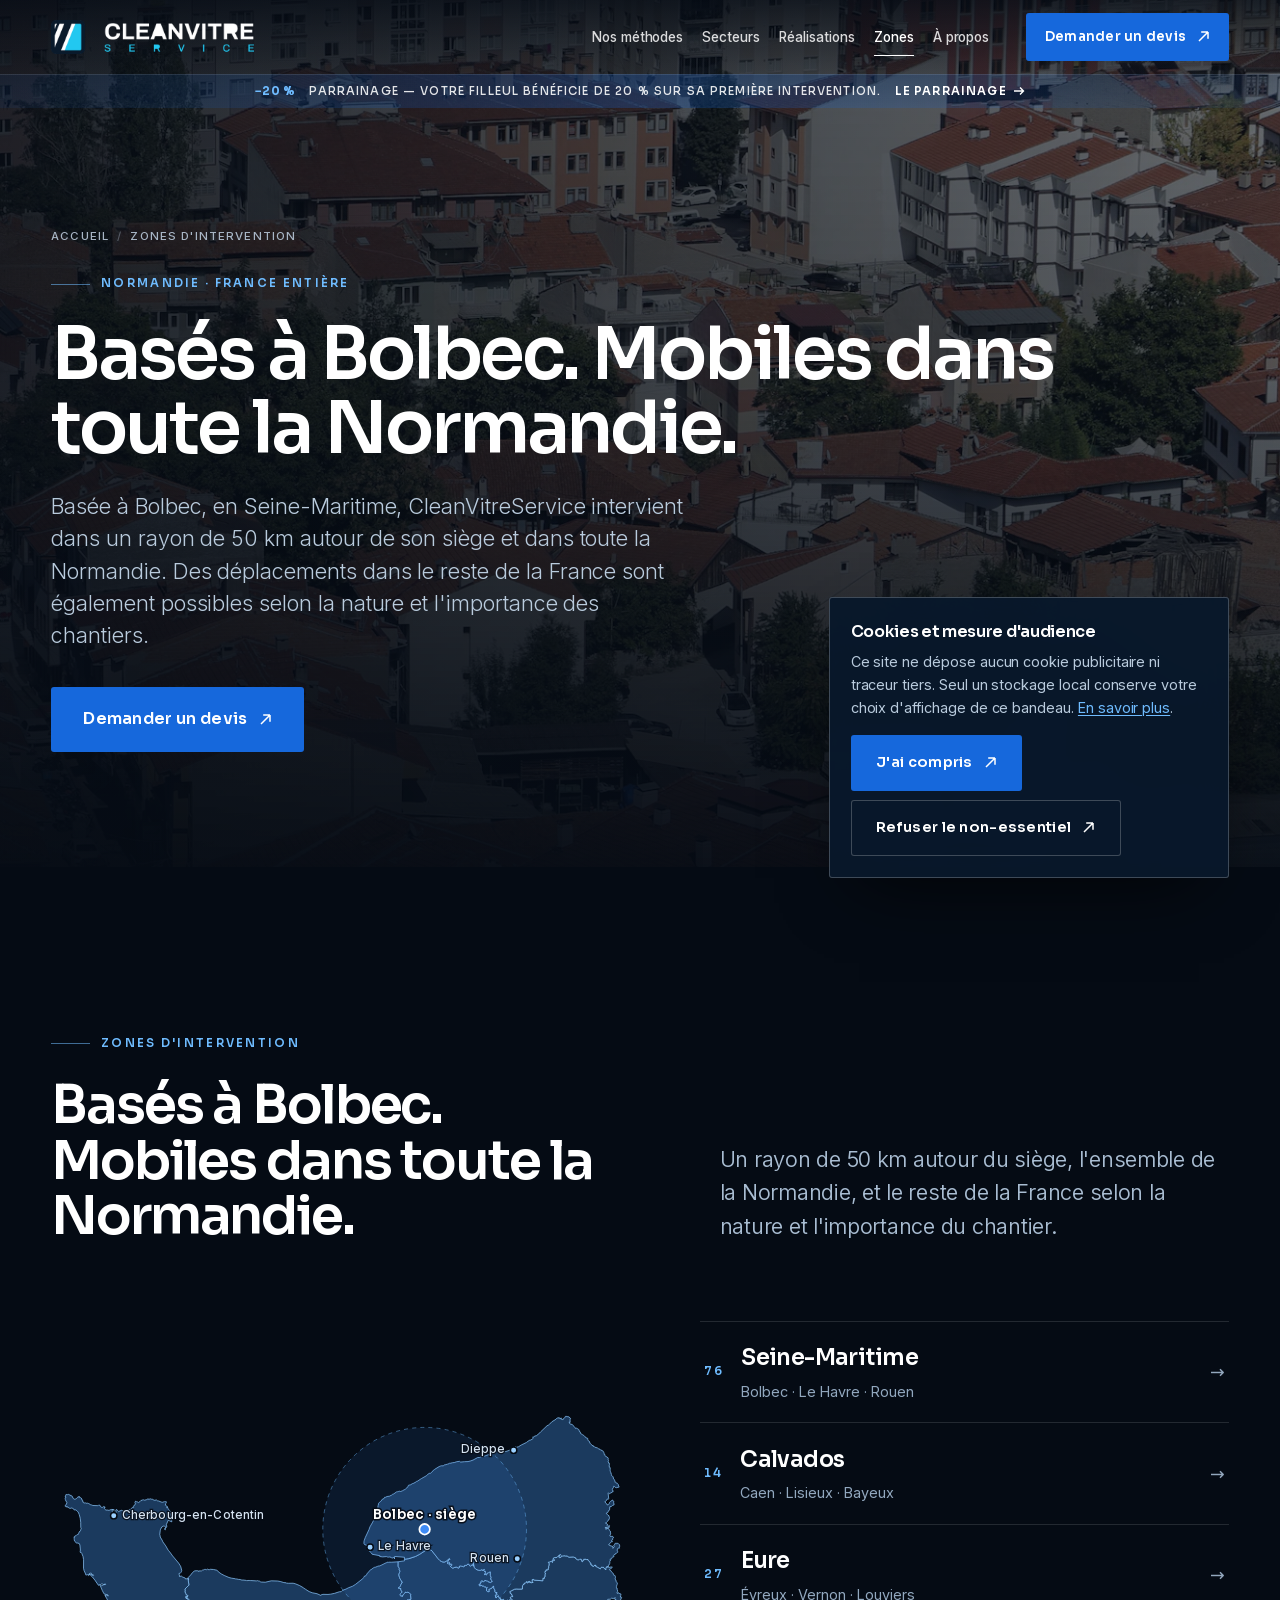
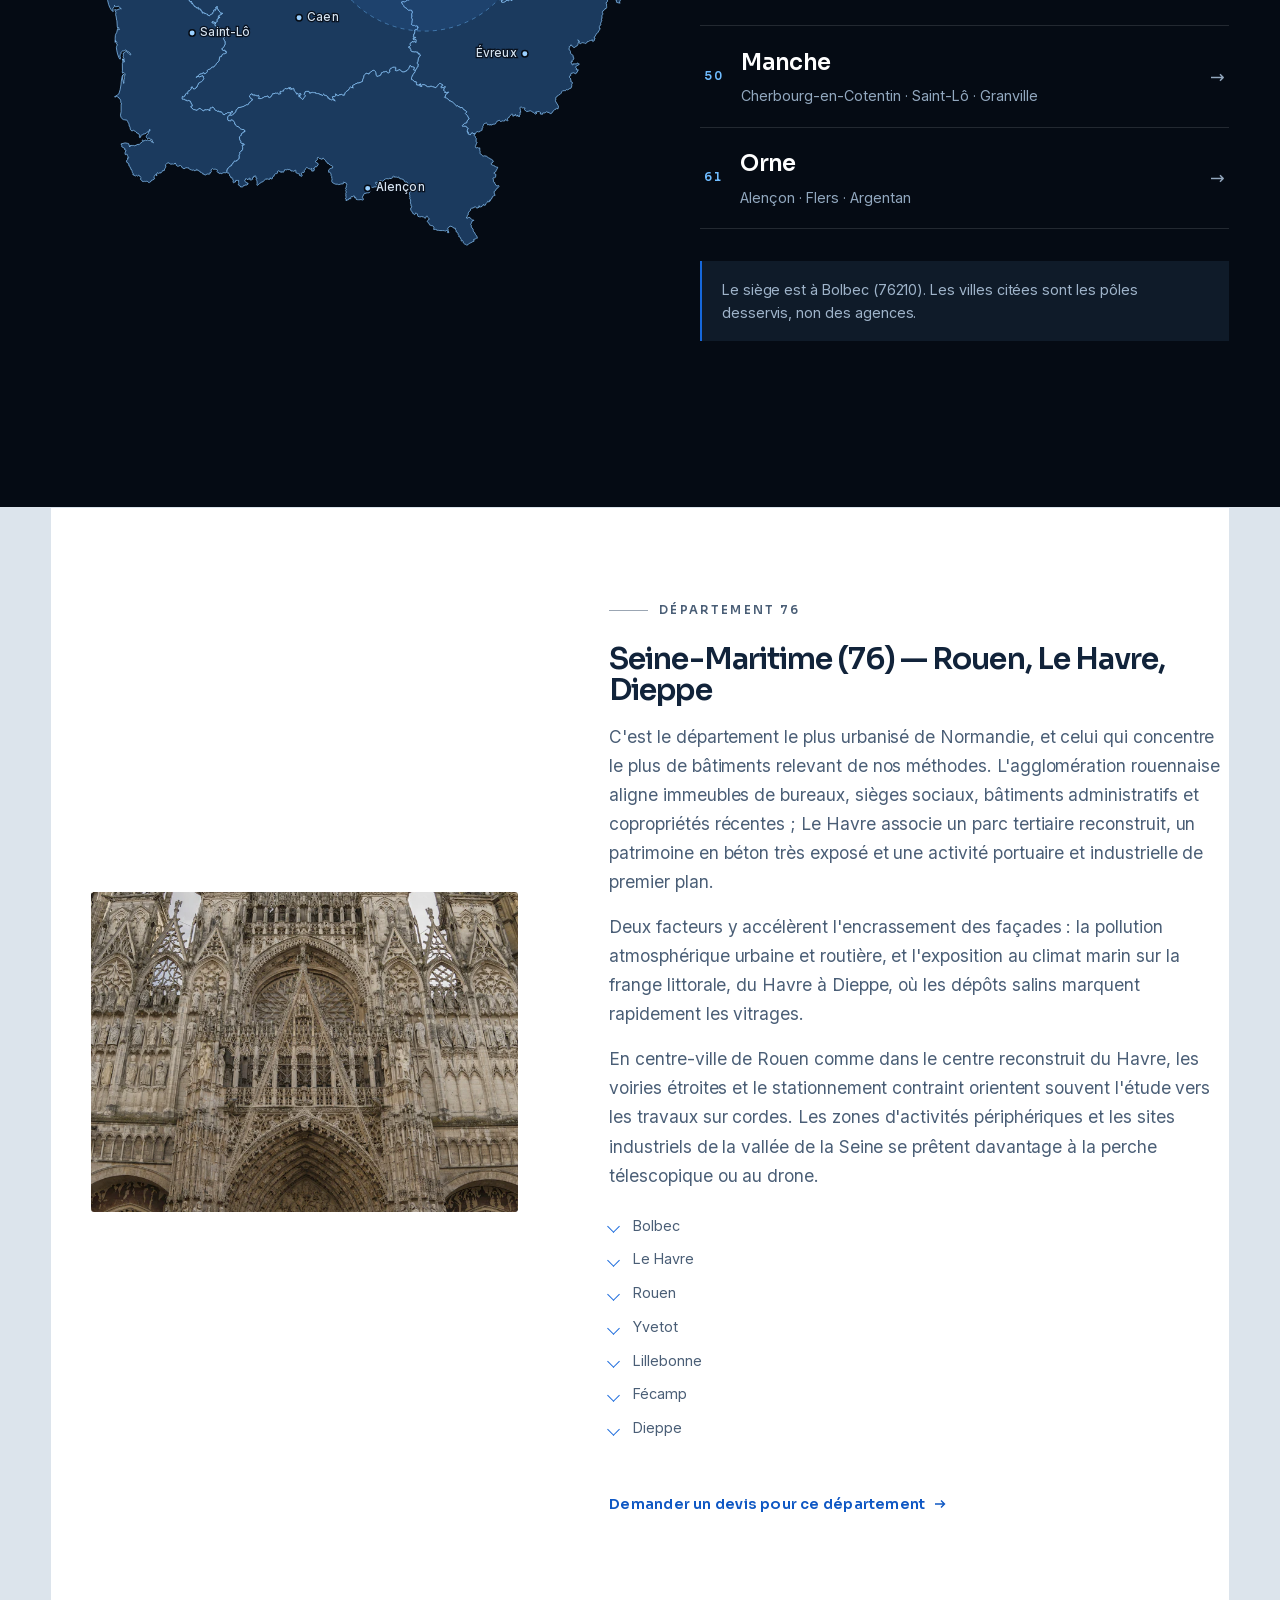
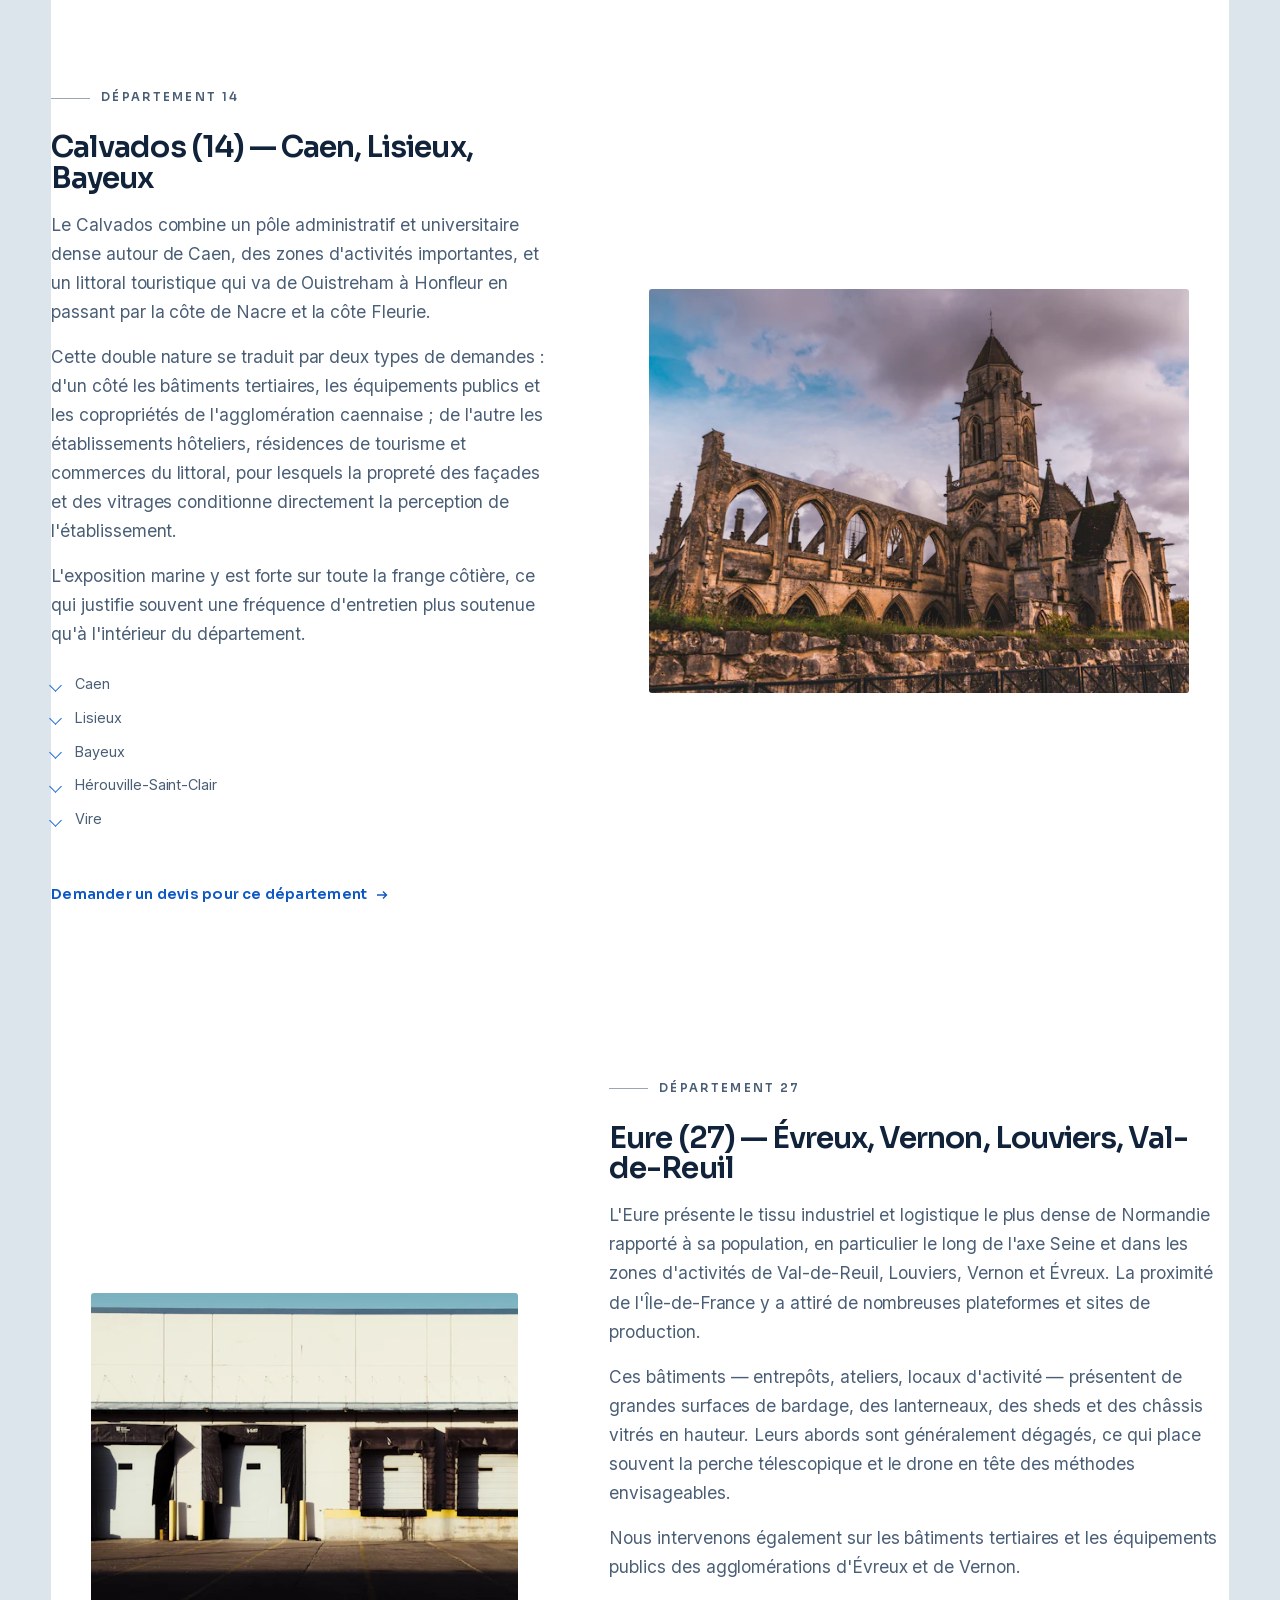
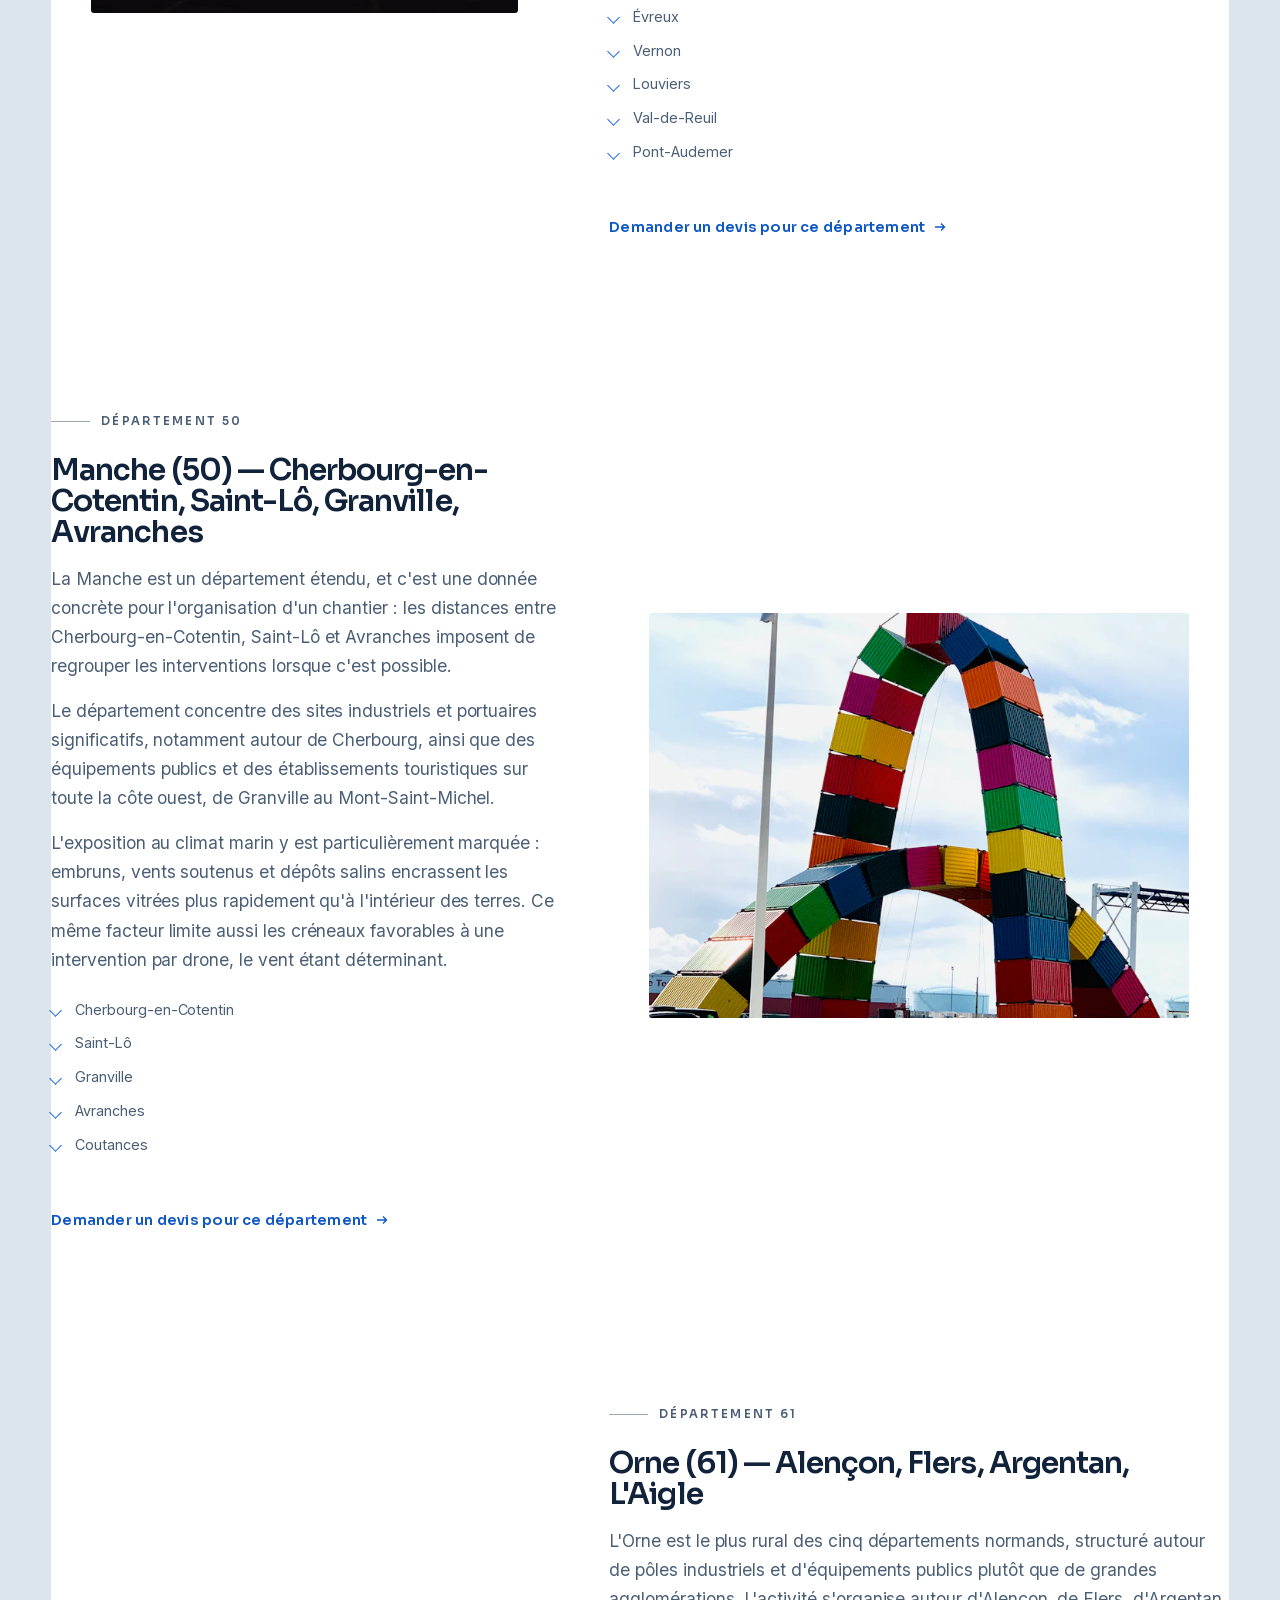
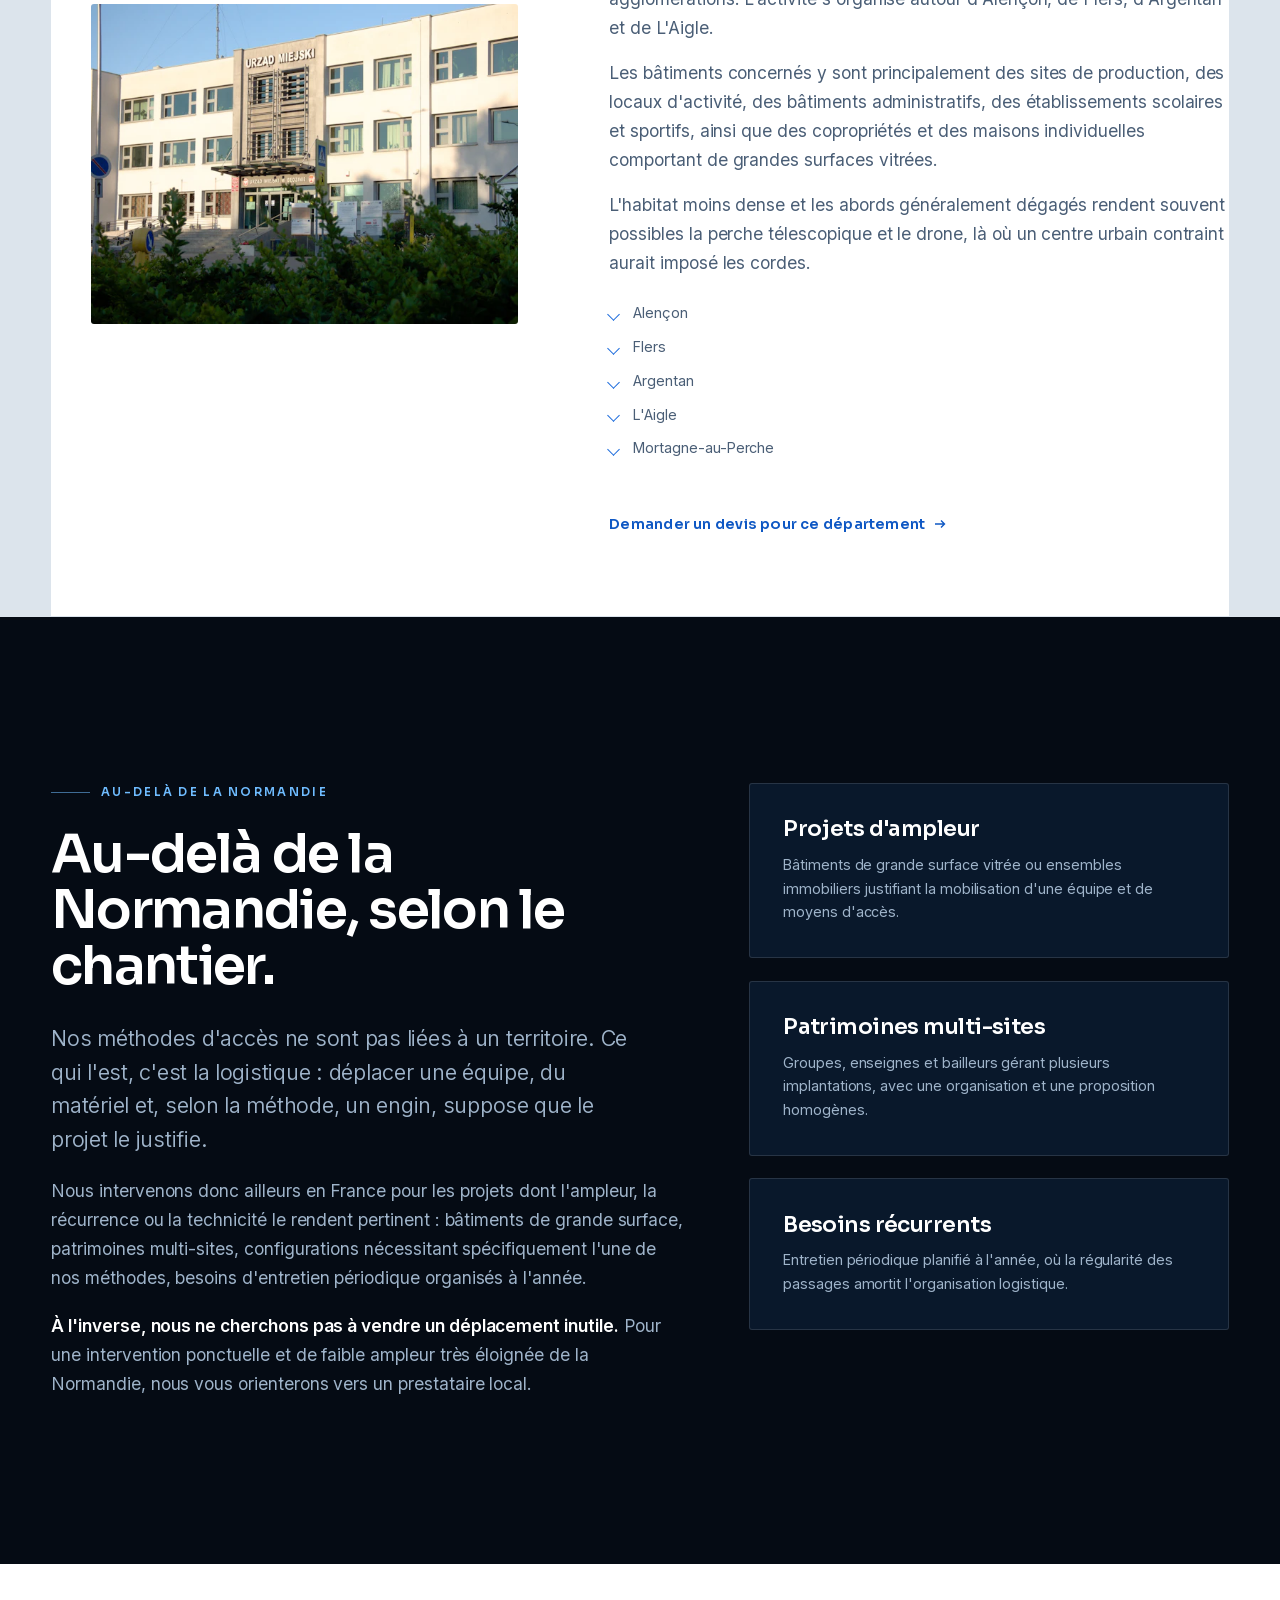
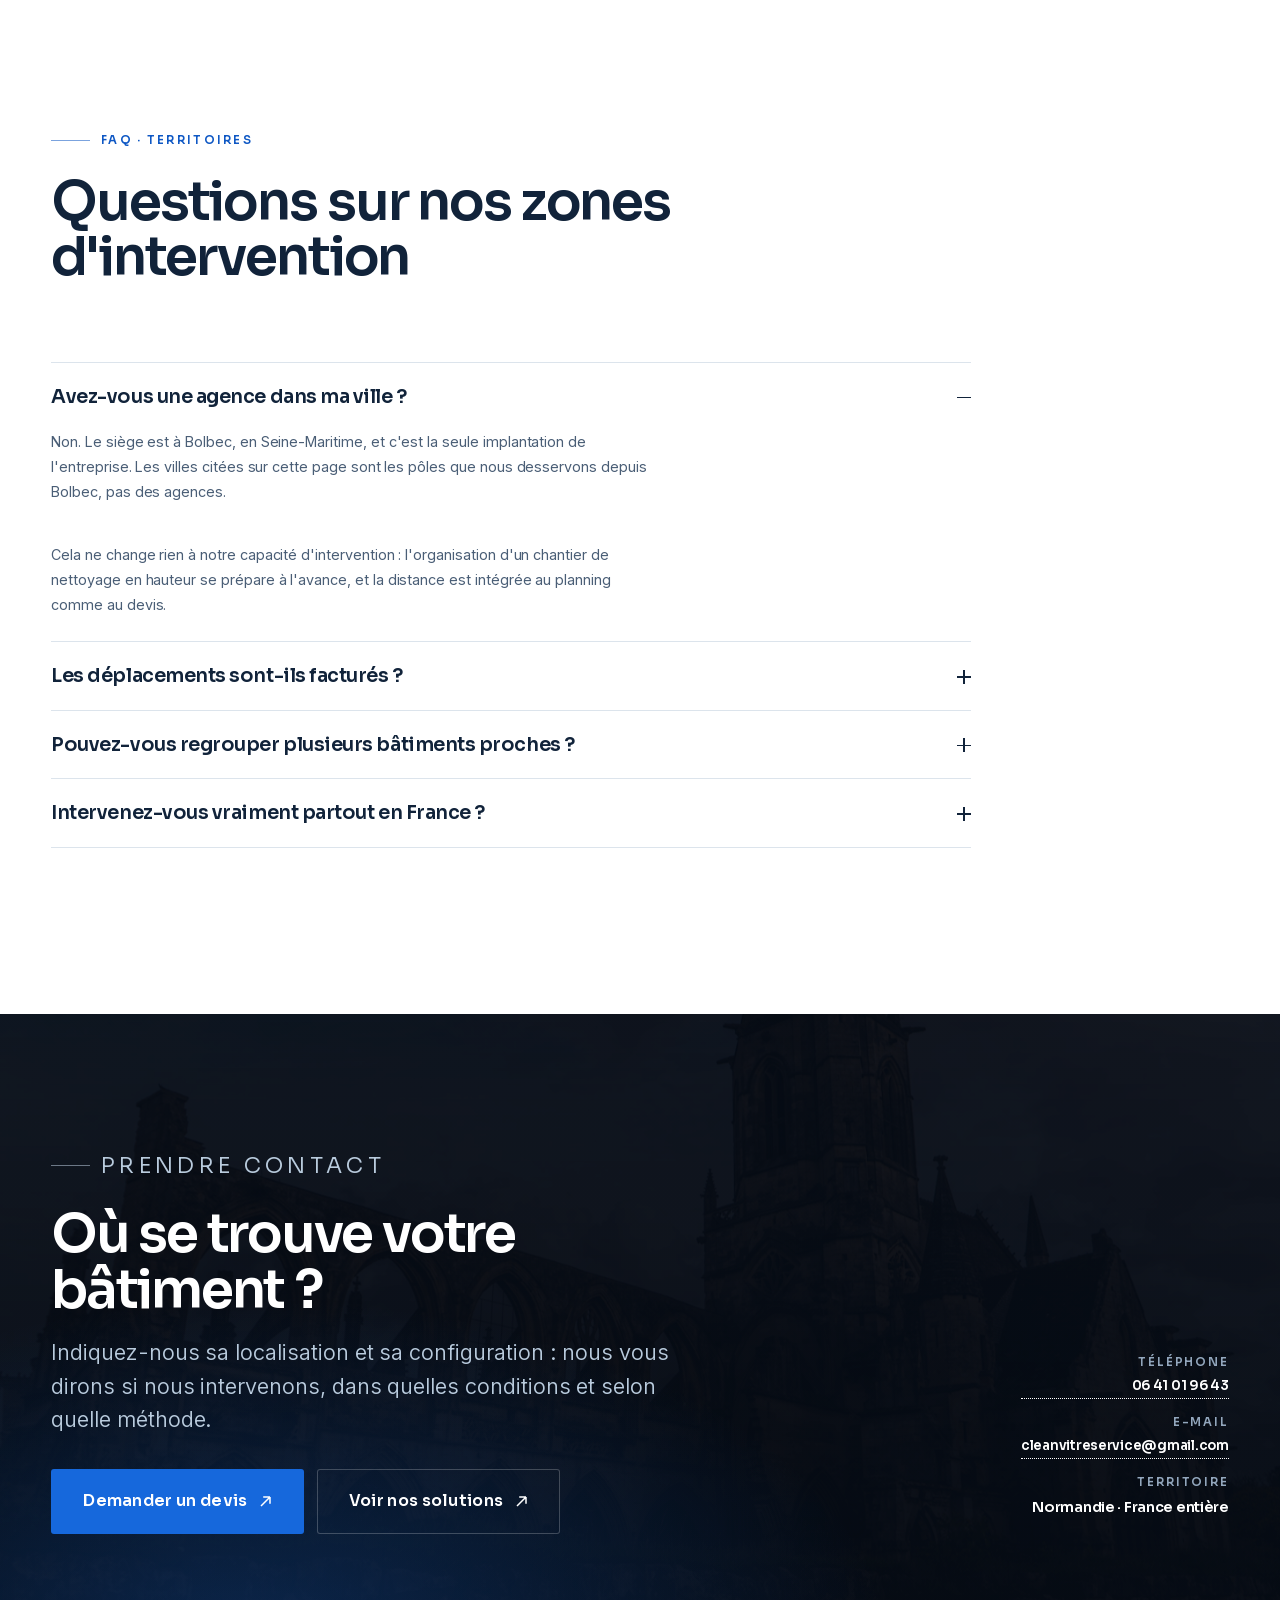
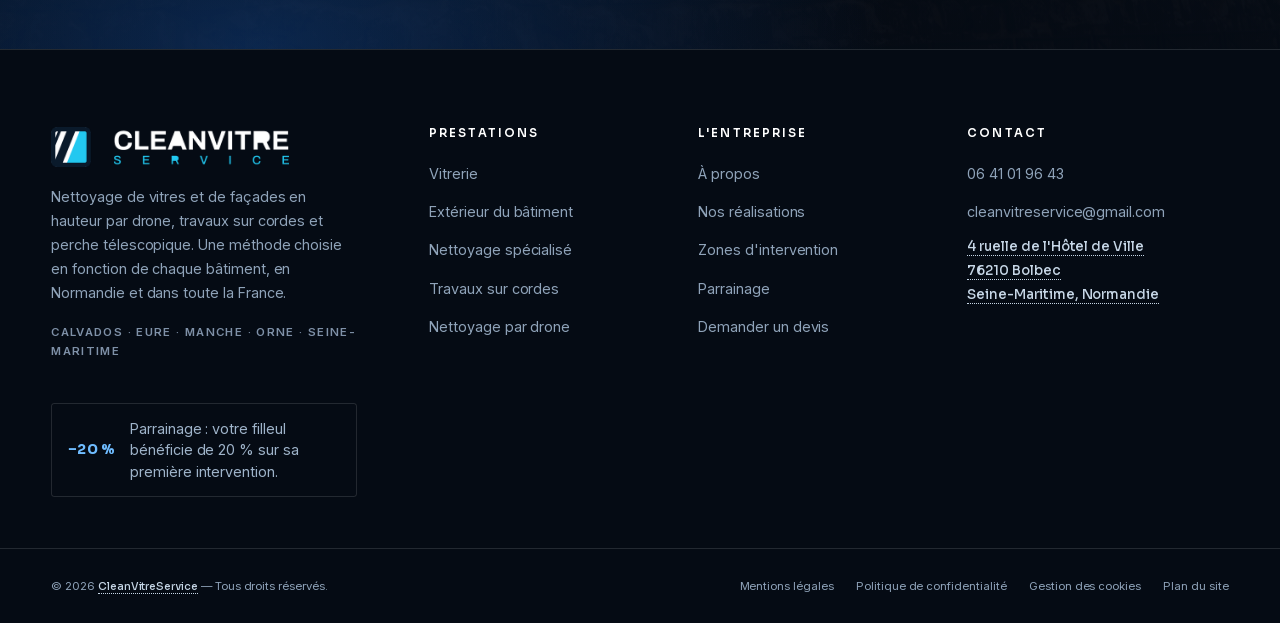
<file: docs/zones-intervention.html>
<!DOCTYPE html>
<html lang="fr">
<head>
<meta charset="utf-8">
<meta name="viewport" content="width=device-width,initial-scale=1">
<title>Zones d'intervention : Normandie et France | CleanVitreService</title>
<meta name="description" content="Nettoyage de vitres et de façades en hauteur dans les cinq départements normands — Calvados, Eure, Manche, Orne, Seine-Maritime — et dans toute la France selon les projets.">
<link rel="canonical" href="https://youssefde143-collab.github.io/nettoyage-hauteur-normandie/zones-intervention/">
<meta name="robots" content="noindex,nofollow">
<meta name="theme-color" content="#050B14">
<meta name="format-detection" content="telephone=no">
<meta property="og:type" content="article">
<meta property="og:site_name" content="CleanVitreService">
<meta property="og:locale" content="fr_FR">
<meta property="og:title" content="Zones d'intervention : Normandie et France | CleanVitreService">
<meta property="og:description" content="Nettoyage de vitres et de façades en hauteur dans les cinq départements normands — Calvados, Eure, Manche, Orne, Seine-Maritime — et dans toute la France selon les projets.">
<meta property="og:url" content="https://youssefde143-collab.github.io/nettoyage-hauteur-normandie/zones-intervention/">
<meta property="og:image" content="https://youssefde143-collab.github.io/nettoyage-hauteur-normandie/assets/img/normandie-aerien-band-1100.webp">
<meta property="og:image:width" content="1100">
<meta property="og:image:height" content="619">
<meta name="twitter:card" content="summary_large_image">
<meta name="twitter:title" content="Zones d'intervention : Normandie et France | CleanVitreService">
<meta name="twitter:description" content="Nettoyage de vitres et de façades en hauteur dans les cinq départements normands — Calvados, Eure, Manche, Orne, Seine-Maritime — et dans toute la France selon les projets.">
<meta name="twitter:image" content="https://youssefde143-collab.github.io/nettoyage-hauteur-normandie/assets/img/normandie-aerien-band-1100.webp">
<link rel="preconnect" href="index.html" crossorigin>
<link rel="preload" href="assets/fonts/sora-latin.woff2" as="font" type="font/woff2" crossorigin>
<link rel="preload" href="assets/fonts/inter-latin.woff2" as="font" type="font/woff2" crossorigin>
<script>document.documentElement.className+=" js"</script>

<link rel="stylesheet" href="assets/css/site.css?v=e2828141d2209712">
<link rel="icon" href="assets/img/logo-cvs-icone-192.png" type="image/png" sizes="192x192">
<link rel="apple-touch-icon" href="assets/img/logo-cvs-icone-512.png">
<script type="application/ld+json">{"@context":"https://schema.org","@graph":[{"@type":["Organization","LocalBusiness"],"@id":"https://youssefde143-collab.github.io/nettoyage-hauteur-normandie/#organisation","name":"CleanVitreService","url":"https://youssefde143-collab.github.io/nettoyage-hauteur-normandie/","description":"Nettoyage de vitres, de façades et de surfaces difficiles d'accès. Matériel conventionnel, perches télescopiques, travaux sur cordes et drone. Bolbec, Normandie.","founder":{"@type":"Person","name":"Noah Lefebvre"},"address":{"@type":"PostalAddress","streetAddress":"4 ruelle de l'Hôtel de Ville","postalCode":"76210","addressLocality":"Bolbec","addressRegion":"Normandie","addressCountry":"FR"},"telephone":"+33641019643","email":"cleanvitreservice@gmail.com","identifier":[{"@type":"PropertyValue","name":"SIREN","value":"101837474"},{"@type":"PropertyValue","name":"SIRET","value":"10183747400010"}],"areaServed":[{"@type":"AdministrativeArea","name":"Normandie"},{"@type":"City","name":"Bolbec"},{"@type":"Country","name":"France"}],"knowsAbout":["Nettoyage de vitres","Nettoyage de façades","Nettoyage de vérandas et verrières","Nettoyage de panneaux solaires","Travaux sur cordes","Perche télescopique","Nettoyage par drone"]},{"@type":"WebSite","@id":"https://youssefde143-collab.github.io/nettoyage-hauteur-normandie/#site","url":"https://youssefde143-collab.github.io/nettoyage-hauteur-normandie/","name":"CleanVitreService","inLanguage":"fr-FR","publisher":{"@id":"https://youssefde143-collab.github.io/nettoyage-hauteur-normandie/#organisation"}},{"@type":"BreadcrumbList","itemListElement":[{"@type":"ListItem","position":1,"name":"Accueil","item":"https://youssefde143-collab.github.io/nettoyage-hauteur-normandie/"},{"@type":"ListItem","position":2,"name":"Zones d'intervention : Normandie et France | CleanVitreService","item":"https://youssefde143-collab.github.io/nettoyage-hauteur-normandie/zones-intervention/"}]},{"@type":"FAQPage","mainEntity":[{"@type":"Question","name":"Avez-vous une agence dans ma ville ?","acceptedAnswer":{"@type":"Answer","text":"Non. Le siège est à Bolbec, en Seine-Maritime, et c'est la seule implantation de l'entreprise. Les villes citées sur cette page sont les pôles que nous desservons depuis Bolbec, pas des agences. Cela ne change rien à notre capacité d'intervention : l'organisation d'un chantier de nettoyage en hauteur se prépare à l'avance, et la distance est intégrée au planning comme au devis."}},{"@type":"Question","name":"Les déplacements sont-ils facturés ?","acceptedAnswer":{"@type":"Answer","text":"En Normandie, les déplacements sont intégrés à la proposition et n'apparaissent pas comme une ligne séparée dans la très grande majorité des cas. Pour les interventions hors Normandie, les frais de déplacement et l'organisation logistique sont chiffrés explicitement dans la proposition, afin que vous sachiez exactement ce que vous payez."}},{"@type":"Question","name":"Pouvez-vous regrouper plusieurs bâtiments proches ?","acceptedAnswer":{"@type":"Answer","text":"Oui, et c'est généralement avantageux pour les deux parties. Lorsqu'un donneur d'ordre gère plusieurs bâtiments dans un même secteur — un patrimoine communal, plusieurs agences, un ensemble de copropriétés —, le regroupement des interventions réduit les temps de déplacement et d'installation. Nous construisons alors un planning d'ensemble et une proposition homogène, tout en adaptant la méthode bâtiment par bâtiment."}},{"@type":"Question","name":"Intervenez-vous vraiment partout en France ?","acceptedAnswer":{"@type":"Answer","text":"Oui, lorsque le projet le justifie. Un bâtiment de grande surface, un site multi-implantations, un besoin récurrent ou une configuration nécessitant spécifiquement nos méthodes d'accès peuvent rendre un déplacement pertinent, même loin de la Normandie. Pour une intervention ponctuelle de faible ampleur à l'autre bout du pays, nous vous le dirons franchement : un prestataire local sera plus pertinent, et nous ne vous laisserons pas payer un déplacement qui n'a pas de sens."}}]}]}</script>
</head>
<body class="a-promo">
<a class="skip" href="#principal">Aller au contenu principal</a>


<header class="nav nav--promo" id="entete" data-dark="true">
  <div class="nav__in">
    
  <a class="wm wm--auto" href="index.html">
    <img class="wm__i wm__i--sombre" src="assets/img/logo-cvs-clair-560.png" srcset="assets/img/logo-cvs-clair-560.png 560w, assets/img/logo-cvs-clair-1100.png 1100w"
          sizes="(max-width:420px) 156px, 203px" width="1100" height="184"
          alt="" decoding="async"><img class="wm__i wm__i--clair" src="assets/img/logo-cvs-560.png" srcset="assets/img/logo-cvs-560.png 560w, assets/img/logo-cvs-1100.png 1100w"
          sizes="(max-width:420px) 156px, 203px" width="1100" height="184"
          alt="" decoding="async">
    <span class="sr">CleanVitreService — accueil</span>
  </a>
    <nav class="nav__links" aria-label="Navigation principale"><a href="services.html">Nos méthodes</a><a href="secteurs-dactivite.html">Secteurs</a><a href="realisations.html">Réalisations</a><a href="zones-intervention.html" aria-current="page">Zones</a><a href="a-propos.html">À propos</a></nav>
    <div class="nav__cta"><a class="btn  " href="contact.html">Demander un devis<svg class="btn__ar" width="13" height="13" viewBox="0 0 13 13" fill="none" aria-hidden="true"><path d="M2 11 11 2M11 2H4.2M11 2v6.8" stroke="currentColor" stroke-width="1.5"/></svg></a></div>
    <button class="nav__burger" type="button" aria-expanded="false" aria-controls="menu-mobile" aria-label="Ouvrir le menu">
      <span></span><span></span><span></span>
    </button>
  </div>
  
<a class="promo" href="parrainage.html">
  <span class="promo__tag">&minus;20&nbsp;%</span>
  <span class="promo__t">Parrainage &mdash; votre filleul bénéficie de 20&nbsp;% sur sa première intervention.</span>
  <span class="promo__s">Parrainage &middot; 20&nbsp;% pour votre filleul</span>
  <span class="promo__a">Le parrainage<svg width="12" height="12" viewBox="0 0 12 12" fill="none" aria-hidden="true"><path d="M1 6h9.5M7 2.5 10.5 6 7 9.5" stroke="currentColor" stroke-width="1.4"/></svg></span>
</a>
</header>

<div class="mob" id="menu-mobile" hidden>
  <nav class="mob__links" aria-label="Navigation mobile"><a href="index.html" class="" style="--i:0">Accueil</a><a href="services.html" class="" style="--i:1">Nos méthodes</a><a href="nettoyage-par-drone.html" class="mob__sub" style="--i:2">Nettoyage par drone</a><a href="travaux-sur-cordes.html" class="mob__sub" style="--i:3">Travaux sur cordes</a><a href="secteurs-dactivite.html" class="" style="--i:4">Secteurs d'activité</a><a href="realisations.html" class="" style="--i:5">Réalisations</a><a href="zones-intervention.html" class="" style="--i:6" aria-current="page">Zones d'intervention</a><a href="a-propos.html" class="" style="--i:7">À propos</a><a href="parrainage.html" class="" style="--i:8">Parrainage</a><a href="contact.html" class="" style="--i:9">Contact</a></nav>
  <div class="mob__foot">
    <a class="btn  " href="contact.html">Demander un devis<svg class="btn__ar" width="13" height="13" viewBox="0 0 13 13" fill="none" aria-hidden="true"><path d="M2 11 11 2M11 2H4.2M11 2v6.8" stroke="currentColor" stroke-width="1.5"/></svg></a>
    <div class="mob__meta">
      <span class="ph">06 41 01 96 43</span>
      <span class="ph">cleanvitreservice@gmail.com</span>
    </div>
  </div>
</div>

<main id="principal">

<section class="phero">
  <div class="phero__media"><img src="assets/img/normandie-aerien-band-1600.webp" srcset="assets/img/normandie-aerien-band-760.webp 760w, assets/img/normandie-aerien-band-1100.webp 1100w, assets/img/normandie-aerien-band-1600.webp 1600w" sizes="100vw"
    width="1600" height="900" alt="Vue aérienne d'une ville normande aux toitures serrées" class=""
    loading="eager" fetchpriority="high" decoding="sync"></div>
  <div class="phero__in">
    <nav class="crumbs" aria-label="Fil d'Ariane"><a href="index.html">Accueil</a><span>/</span>Zones d'intervention</nav>
    <p class="eyebrow">Normandie · France entière</p>
    <h1>Basés à Bolbec. Mobiles dans toute la Normandie.</h1>
    <p class="phero__sub">Basée à Bolbec, en Seine-Maritime, CleanVitreService intervient dans un rayon de 50 km autour de son siège et dans toute la Normandie. Des déplacements dans le reste de la France sont également possibles selon la nature et l'importance des chantiers.</p>
    <div class="btn-row" style="margin-top:2.2rem"><a class="btn  btn--lg" href="contact.html">Demander un devis<svg class="btn__ar" width="13" height="13" viewBox="0 0 13 13" fill="none" aria-hidden="true"><path d="M2 11 11 2M11 2H4.2M11 2v6.8" stroke="currentColor" stroke-width="1.5"/></svg></a></div>
  </div>
</section>


<section class="sec sec--dark" aria-labelledby="zones-t" id="zones">
  <div class="wrap">
    <div class="shead rv">
      <div>
        <p class="eyebrow">Zones d'intervention</p>
        <h2 id="zones-t">Basés à Bolbec.<br>Mobiles dans toute la Normandie.</h2>
      </div>
      <div class="shead__aside">
        <p class="lead">Un rayon de 50 km autour du siège, l'ensemble de la Normandie, et le reste de la France selon la nature et l'importance du chantier.</p>
        
      </div>
    </div>
    <div class="zones">
      <div class="rv-line"><svg class="nmap" viewBox="0 0 1000 820" role="img" aria-labelledby="nmap-t nmap-d" xmlns="http://www.w3.org/2000/svg">
<title id="nmap-t">Carte de la Normandie, du siège de Bolbec et des cinq départements</title>
<desc id="nmap-d">Les cinq départements normands — Calvados, Eure, Manche, Orne et Seine-Maritime — le siège de CleanVitreService à Bolbec, le rayon indicatif de 50 kilomètres autour de celui-ci et les principales villes desservies.</desc>
<g class="nmap__deps">
<path class="nmap__dep" id="dep-calvados" data-dep="calvados" data-nom="Calvados" data-code="14" d="M234.3 320.9L235.3 322.5L235.1 320.4L234.5 320.4L234.7 319.0L238.8 314.8L242.1 310.5L244.8 308.2L246.2 307.6L250.6 307.4L251.9 307.7L251.9 308.4L252.8 308.4L252.9 307.8L257.4 307.7L259.1 306.4L261.3 305.9L262.6 305.2L263.8 305.1L266.1 305.6L267.5 304.7L268.7 305.4L270.9 305.6L272.5 305.0L278.0 305.3L283.8 306.6L284.9 307.4L286.1 309.2L291.1 312.8L296.2 315.5L304.4 319.0L309.0 320.2L315.2 321.1L316.0 321.6L317.6 321.5L321.0 322.3L323.4 322.4L326.7 323.5L328.4 323.3L334.0 324.0L334.8 324.4L338.9 324.0L340.4 324.4L341.8 324.2L351.2 324.8L353.6 324.4L354.7 324.9L356.3 325.0L358.0 326.3L360.0 326.8L366.5 327.1L376.7 324.7L387.7 325.0L393.2 326.1L398.3 327.7L402.2 328.1L402.6 328.6L406.4 328.9L414.1 328.8L417.8 329.7L425.1 332.7L431.3 336.3L432.6 337.5L435.6 339.0L436.4 340.0L441.7 343.1L446.8 345.1L455.0 346.7L461.2 349.5L461.4 349.0L465.1 347.8L473.8 348.0L478.4 347.5L485.0 346.1L493.2 343.4L496.3 343.3L498.7 340.9L504.6 338.8L508.6 336.7L516.1 333.8L521.1 330.6L532.1 321.9L536.1 318.0L535.8 317.2L536.3 316.5L537.6 316.8L539.4 314.3L540.2 313.8L540.3 312.9L546.8 305.5L548.2 305.1L551.4 302.6L553.4 301.6L555.0 301.4L558.9 299.8L561.0 299.2L562.5 299.2L573.3 293.8L574.7 293.6L575.2 293.3L575.2 292.8L577.4 293.1L577.8 292.8L582.0 292.9L593.9 292.1L593.8 299.9L595.0 301.4L594.9 302.0L595.9 303.9L595.6 304.9L595.9 306.1L596.9 307.8L596.9 308.8L596.1 310.4L596.1 311.2L595.1 313.2L595.1 314.9L596.1 319.0L597.5 321.9L598.6 323.7L599.9 325.0L599.8 326.3L601.2 326.8L598.9 330.2L598.4 332.0L597.9 332.6L597.9 333.6L596.1 335.7L594.1 336.9L598.7 338.1L598.6 339.1L598.3 339.3L598.6 340.5L598.4 340.9L599.5 341.5L600.4 343.7L600.4 344.2L599.4 345.5L597.0 347.9L597.0 349.3L598.0 350.2L600.4 350.6L600.6 351.1L601.3 351.1L601.7 348.9L603.0 348.1L604.5 346.2L605.3 345.1L605.4 344.2L607.2 344.2L608.4 344.7L608.9 344.1L609.6 344.3L610.4 343.6L610.6 344.1L613.8 346.2L615.9 348.1L615.1 349.3L615.9 355.6L615.6 356.5L613.9 356.5L611.4 358.1L611.0 356.9L606.1 360.2L604.5 360.9L603.5 360.4L599.7 360.9L599.6 361.7L599.9 362.6L600.6 362.8L601.3 364.7L603.1 366.7L604.3 369.4L608.8 372.0L608.7 372.3L611.5 375.1L613.0 374.7L614.9 374.7L616.0 375.4L616.8 374.9L617.1 375.0L617.0 376.7L618.3 377.2L618.6 378.0L617.6 380.0L617.0 382.9L617.5 383.2L617.0 385.2L617.7 385.3L616.7 387.1L617.4 389.0L618.3 390.0L617.5 395.7L617.8 396.7L617.3 397.1L617.5 397.4L616.4 398.3L616.4 399.2L617.8 400.6L619.0 400.6L619.5 401.0L621.6 400.9L622.9 402.2L623.5 401.8L626.0 401.5L626.8 401.9L626.8 403.6L628.2 403.7L628.4 404.3L627.2 404.6L627.5 405.8L626.7 406.2L626.8 407.5L626.4 407.5L626.3 408.4L624.9 408.0L624.0 408.2L624.1 408.6L622.1 409.0L622.4 411.5L621.7 415.3L621.6 415.6L620.4 415.7L620.7 417.1L619.7 420.4L620.2 420.6L620.1 421.2L622.5 421.0L623.9 421.5L623.8 422.0L621.9 422.4L622.0 423.0L619.3 423.7L619.8 424.4L619.8 425.1L621.3 425.4L623.0 425.2L624.1 424.6L624.8 426.9L624.8 427.4L624.3 427.6L624.6 428.4L624.4 430.4L622.0 428.8L621.0 429.5L617.7 428.7L616.7 430.6L616.2 430.4L614.5 431.5L614.5 434.2L615.2 435.5L614.5 435.7L612.5 437.7L612.0 437.5L611.6 438.5L612.6 439.4L613.8 438.5L614.6 439.1L614.2 439.9L615.7 441.9L615.1 442.9L615.6 443.4L615.9 444.5L617.6 445.7L623.6 446.3L623.7 445.7L625.7 446.5L627.0 446.3L627.9 448.7L628.6 448.4L628.8 448.8L627.8 449.2L627.9 449.7L630.7 449.3L631.1 450.2L630.9 451.2L631.7 451.5L631.6 453.4L629.5 455.3L628.6 456.9L627.9 462.5L627.5 463.7L626.8 464.6L626.3 464.6L626.3 465.6L627.1 466.6L628.3 467.0L627.9 471.6L627.7 472.1L627.2 472.0L626.6 472.6L625.7 474.9L625.0 475.2L623.4 478.1L620.0 477.2L620.1 476.0L620.7 475.4L621.5 473.0L618.3 471.8L616.0 471.8L616.2 471.3L615.6 470.5L614.2 469.5L612.0 474.7L608.9 478.4L603.0 481.0L602.5 480.0L600.7 480.5L598.5 478.3L597.5 477.8L597.0 476.7L595.8 476.9L595.1 477.4L593.1 477.6L593.2 478.0L592.0 478.7L591.6 478.5L590.5 478.8L589.6 478.2L588.9 478.3L589.1 477.4L589.7 477.2L589.6 476.1L588.9 475.7L589.9 474.6L589.1 474.6L588.8 474.1L589.5 473.1L588.9 472.3L587.1 472.7L585.2 472.5L583.4 473.2L582.5 473.8L582.3 474.4L581.0 474.4L580.6 474.7L579.8 477.0L579.2 477.4L579.9 480.4L577.5 482.4L575.5 482.0L574.9 481.3L574.7 480.3L573.6 479.6L572.4 479.7L571.4 480.4L568.0 480.7L567.1 481.4L566.0 481.7L566.2 482.3L565.2 482.7L564.0 486.1L560.3 487.7L557.5 488.2L557.2 487.4L556.0 486.4L555.5 481.9L554.9 480.1L552.9 477.9L551.3 477.8L550.8 477.4L549.8 478.7L546.3 481.0L546.2 481.5L544.9 482.1L544.0 484.3L540.5 483.0L538.9 482.9L538.3 484.0L536.5 485.2L535.4 487.0L534.7 490.7L533.2 493.8L532.7 497.0L531.6 497.1L531.2 497.9L526.7 499.2L526.3 499.9L525.9 499.1L525.0 499.3L520.7 501.1L518.3 502.8L516.7 503.3L515.9 503.9L516.7 508.4L515.3 506.3L513.6 507.6L512.5 506.2L511.7 506.8L510.6 507.8L510.9 508.3L510.3 508.8L510.6 509.4L509.6 510.8L504.4 514.6L503.5 515.7L502.2 519.5L501.6 519.7L501.0 520.9L500.8 519.9L499.3 520.7L497.4 519.0L492.7 519.9L491.4 521.1L490.7 520.1L489.5 521.1L487.7 519.4L486.9 518.1L486.2 518.6L487.0 519.4L486.6 519.9L487.1 521.1L486.3 521.8L485.8 521.5L484.6 523.0L483.9 522.6L482.2 522.5L481.3 523.1L482.2 525.5L485.0 528.6L484.9 528.9L486.4 530.0L486.1 530.1L482.7 528.5L482.5 528.7L481.0 527.6L479.9 528.6L478.4 527.7L475.3 526.8L475.6 525.8L474.9 525.4L473.5 525.5L473.0 525.1L473.4 524.1L473.9 523.8L473.2 522.7L469.9 520.7L468.9 521.6L467.0 519.7L467.1 518.8L466.6 518.4L464.9 519.9L464.4 520.9L461.4 519.4L460.0 519.6L459.6 518.3L458.2 518.1L456.9 517.3L455.6 517.7L455.0 517.0L454.5 517.4L454.1 517.2L453.4 517.5L452.9 517.0L452.3 517.2L452.3 515.8L451.9 515.6L451.4 516.1L450.7 516.2L450.1 515.5L449.5 515.5L448.9 516.1L447.2 515.4L446.7 516.1L445.0 515.9L444.0 516.6L443.4 516.1L443.4 516.9L442.7 517.4L440.9 513.8L436.8 513.9L436.0 514.3L435.1 514.1L433.2 519.1L435.4 521.3L434.6 521.9L434.8 522.7L432.1 525.0L431.7 526.6L430.6 527.9L429.0 526.6L428.4 525.6L426.4 524.5L426.0 522.8L424.2 523.1L423.7 522.9L423.7 522.4L424.9 521.5L425.0 520.8L423.6 521.0L423.4 520.7L423.8 520.3L426.2 520.2L427.4 519.6L427.2 518.0L426.2 517.4L425.6 517.5L425.0 518.3L423.5 518.8L423.0 518.7L421.7 517.2L421.0 517.4L420.9 518.8L420.4 518.9L418.5 515.2L415.9 512.8L415.5 512.0L415.4 509.3L414.5 508.8L413.5 509.6L410.7 510.2L410.3 511.0L409.9 510.6L410.9 509.9L410.5 508.4L408.7 507.4L408.5 507.9L407.8 507.9L407.6 508.3L408.7 508.7L408.3 509.7L407.2 509.4L407.1 508.1L406.0 508.2L404.4 509.0L404.3 509.6L403.7 509.2L402.9 509.5L400.7 508.7L398.7 510.7L398.8 511.1L397.9 512.2L398.1 513.2L397.6 513.6L395.9 513.5L394.5 514.2L393.6 513.7L392.4 513.8L391.6 515.2L392.4 516.3L392.9 516.1L393.1 517.6L391.1 518.4L389.0 518.6L388.8 517.9L387.8 517.0L385.9 517.3L385.6 516.9L384.2 516.9L381.5 517.7L378.9 518.0L378.8 518.8L377.6 521.1L377.1 521.3L376.4 523.1L375.4 523.7L374.8 523.6L373.8 524.6L373.2 524.7L372.6 524.6L371.0 521.7L367.9 522.7L364.8 523.1L362.9 524.6L360.1 526.0L357.2 526.2L354.6 525.9L355.5 524.1L355.6 521.9L355.1 521.2L355.1 520.5L354.1 521.3L351.9 521.9L350.9 520.4L349.9 520.8L349.4 520.5L348.5 521.1L347.9 520.4L347.8 519.5L347.1 519.6L345.7 520.7L344.4 519.9L344.2 518.4L342.6 518.1L340.9 519.9L341.0 520.2L339.3 521.7L340.5 524.2L341.3 524.9L341.8 524.7L343.2 527.2L344.3 527.1L345.3 528.0L343.4 529.2L342.9 530.3L341.9 531.2L339.7 532.3L337.5 535.8L337.6 536.2L335.9 536.8L333.8 536.8L332.0 538.4L331.1 538.6L330.2 539.4L328.1 539.8L325.3 541.0L320.3 541.6L320.1 542.8L316.8 545.4L316.6 547.6L314.5 550.8L311.2 553.2L310.2 554.6L309.7 554.8L307.2 554.8L305.7 555.2L305.0 555.0L305.8 554.4L306.7 551.4L309.1 550.6L310.0 549.5L310.4 548.2L309.6 547.3L308.7 548.7L307.1 549.9L305.1 550.4L301.7 550.4L300.7 551.5L298.4 552.0L297.4 553.6L294.4 553.4L293.8 552.8L294.0 551.6L291.7 549.7L291.6 549.1L291.1 548.9L290.9 549.4L288.9 548.5L288.7 548.9L287.6 548.9L286.9 548.6L286.9 547.9L285.7 547.1L285.7 548.0L285.1 548.2L282.8 546.5L280.8 546.1L280.8 545.6L279.8 544.7L279.9 544.0L279.5 543.8L279.1 542.8L277.4 541.5L277.1 540.6L275.3 541.4L274.5 542.4L273.0 541.8L271.8 544.3L272.2 546.4L272.0 547.0L268.3 545.1L266.8 544.9L265.7 545.6L263.0 545.2L262.2 545.8L262.0 546.7L261.4 547.4L258.0 545.7L256.9 544.4L255.4 543.6L255.1 543.1L253.2 543.0L252.3 543.7L251.4 545.2L250.8 545.3L250.0 546.1L249.7 546.8L248.8 546.1L246.9 545.7L245.9 545.1L244.5 545.3L243.7 545.0L243.2 544.2L240.9 542.7L239.8 540.8L239.0 540.4L238.9 539.7L239.9 538.9L241.0 539.3L241.5 539.1L241.3 536.5L240.6 536.1L238.7 532.0L238.7 530.9L237.2 530.2L236.1 530.6L235.9 529.9L235.2 529.3L233.8 530.2L233.1 530.2L232.7 529.6L232.1 529.9L231.5 528.7L230.8 528.5L230.1 528.9L229.0 528.9L228.4 528.3L228.5 527.4L228.2 527.3L227.6 527.7L226.3 527.3L225.8 527.8L224.7 527.2L224.2 526.3L224.2 524.4L224.8 522.3L226.6 523.0L228.7 521.9L228.8 521.1L229.1 521.0L228.9 520.2L229.3 520.2L230.5 518.4L230.5 517.7L231.3 517.2L231.9 517.0L233.1 517.7L233.9 517.7L233.7 515.0L235.5 512.4L237.0 512.5L238.1 511.6L239.8 508.9L239.4 507.8L239.6 506.9L241.3 505.8L241.7 505.8L242.1 507.5L242.8 508.5L244.5 509.1L244.9 510.1L245.9 509.0L246.6 508.9L246.8 509.2L248.0 506.9L249.6 506.5L250.1 504.5L251.1 503.0L252.2 500.0L253.3 499.6L253.4 499.2L256.0 497.6L257.4 497.2L259.7 494.7L261.2 491.7L260.7 490.3L261.2 489.0L259.7 488.8L259.6 488.3L260.1 487.5L259.6 487.0L258.9 487.1L257.9 487.9L256.8 487.7L254.5 489.1L254.0 489.2L252.0 488.3L251.1 488.4L249.1 489.6L247.9 489.8L251.9 487.1L253.4 484.8L256.4 483.7L256.5 482.9L257.3 483.5L257.9 483.5L258.5 482.8L261.7 481.7L262.5 483.6L263.3 483.9L264.4 482.5L266.4 481.5L267.4 479.7L267.1 478.0L267.5 477.5L268.8 476.6L271.5 475.7L273.3 474.7L274.9 472.5L276.1 471.9L277.1 472.2L279.3 471.3L279.5 470.5L282.3 467.3L282.6 466.4L286.1 463.2L287.2 461.4L288.7 454.4L289.7 454.0L290.5 455.1L291.6 453.8L292.3 451.5L293.4 450.3L294.9 449.4L296.4 449.5L297.8 448.4L299.5 448.6L300.0 446.9L299.6 445.4L298.0 445.7L298.0 444.0L297.7 443.7L296.8 443.8L296.7 443.3L295.0 443.9L293.9 443.8L293.5 442.8L292.8 442.9L292.1 441.2L292.2 440.3L293.5 439.7L295.9 437.4L297.9 432.5L297.5 431.8L297.9 431.6L297.6 430.9L297.5 427.7L296.6 427.1L294.9 423.7L296.0 421.7L295.6 419.2L295.9 417.8L295.5 417.3L295.9 417.0L296.1 415.3L295.4 414.5L295.5 413.4L294.5 413.6L293.7 414.2L293.0 413.9L292.2 412.6L290.6 414.4L289.1 415.1L286.7 417.4L283.8 419.1L286.6 414.3L287.5 414.9L288.0 414.8L289.7 412.9L292.2 411.6L293.4 408.7L291.2 407.6L288.6 407.3L289.1 406.2L288.0 404.9L287.4 405.1L286.1 404.2L284.3 404.1L283.9 402.8L282.4 402.8L282.0 401.9L281.6 402.2L280.6 400.4L280.0 400.4L279.6 399.7L282.1 397.6L280.9 397.6L280.9 397.2L280.3 397.1L278.8 397.4L275.6 396.7L275.1 396.3L275.9 394.5L277.3 393.8L278.7 395.6L279.6 395.6L280.6 396.2L281.6 395.9L281.6 395.5L282.4 395.1L283.4 395.2L283.9 394.4L283.9 391.2L284.6 389.7L286.0 389.3L286.4 389.5L286.4 388.6L285.9 388.3L285.9 387.3L286.5 387.1L288.5 387.6L288.0 386.8L287.2 386.6L287.2 385.4L286.0 385.4L288.3 383.1L288.9 383.3L293.3 380.7L292.7 379.6L290.5 380.7L289.8 380.1L289.7 379.2L288.8 378.5L288.0 376.4L285.5 374.5L286.0 374.1L285.3 373.6L285.4 373.1L284.6 373.1L283.8 370.9L283.8 369.9L284.7 369.4L283.4 368.9L282.9 370.0L282.2 369.9L281.7 371.3L282.6 371.7L282.5 372.9L281.8 374.3L282.1 374.5L281.6 375.1L280.8 374.7L280.5 375.1L279.7 374.2L279.5 374.7L278.2 375.4L279.4 376.6L276.8 378.6L276.7 380.4L276.2 381.2L273.5 382.3L271.4 384.0L271.4 384.6L267.6 383.3L267.8 382.2L267.0 381.8L266.3 382.0L265.5 381.0L263.6 380.7L262.8 380.9L262.6 379.7L261.8 379.4L258.9 380.0L258.5 379.8L258.6 378.5L257.9 378.1L258.3 377.5L257.9 376.6L256.4 375.9L256.2 374.5L255.5 374.6L255.9 373.5L255.1 372.6L254.2 373.1L252.8 373.1L252.4 373.4L252.2 372.3L251.8 372.0L251.9 370.4L250.7 371.3L249.2 371.5L248.9 370.2L246.0 369.0L244.8 368.1L244.2 366.1L243.2 365.8L242.4 365.0L242.2 363.4L241.1 364.2L240.5 363.6L240.7 361.2L240.2 360.2L239.5 359.9L239.3 361.1L238.9 361.3L238.2 361.0L235.8 357.4L236.3 357.0L235.5 356.3L234.2 356.8L233.7 356.4L233.7 355.8L233.1 355.8L232.9 355.1L233.2 354.2L232.5 353.5L232.1 353.6L232.4 355.2L230.1 354.0L231.0 352.4L230.4 351.2L230.7 350.8L232.1 351.3L232.6 352.3L233.2 352.5L234.1 350.0L230.9 348.3L230.5 347.6L230.3 346.3L229.1 343.5L229.3 341.2L228.9 340.2L229.2 338.7L235.9 332.1L234.3 320.9Z"><title>Calvados (14)</title></path>
<path class="nmap__dep" id="dep-eure" data-dep="eure" data-nom="Eure" data-code="27" d="M593.9 292.1L604.9 290.4L604.4 289.0L604.5 287.8L612.1 286.7L623.7 282.9L630.9 279.1L642.8 271.3L646.0 270.7L649.6 271.8L651.7 273.5L661.8 286.4L665.4 290.1L667.7 291.6L670.6 292.5L673.7 292.4L675.7 291.4L681.5 286.5L682.5 287.8L682.4 288.3L681.6 288.1L680.0 289.4L678.4 293.1L678.2 295.1L678.9 294.9L681.2 293.0L682.2 293.6L681.2 294.3L681.5 295.0L682.0 295.2L680.8 296.3L682.0 297.9L684.0 295.2L685.9 297.4L685.2 298.8L683.3 300.1L684.8 301.7L685.3 301.5L686.2 302.6L687.1 303.1L690.8 301.6L693.7 301.2L695.0 301.6L695.6 302.7L697.4 302.9L698.8 300.6L697.9 300.0L698.2 299.4L699.0 299.8L699.7 299.8L700.4 299.2L702.1 299.7L702.7 299.5L703.5 299.9L704.9 299.9L705.8 300.6L707.1 300.0L706.9 298.7L707.5 298.3L708.3 298.1L708.5 298.5L709.6 298.0L709.8 298.4L710.4 298.4L711.2 298.0L712.6 296.1L713.6 296.1L715.3 296.9L715.2 297.5L715.9 298.1L715.8 298.6L717.2 299.5L717.7 299.6L718.6 298.3L721.0 296.9L721.6 298.7L722.8 299.2L721.7 293.7L721.3 293.3L722.2 293.1L724.2 301.9L726.8 304.9L731.0 306.5L733.0 306.8L734.8 306.6L736.9 305.5L737.3 306.7L741.4 305.2L741.6 305.6L740.4 306.5L740.3 307.2L742.0 308.5L743.3 308.4L743.2 308.8L742.6 308.8L742.4 309.2L743.1 310.0L742.8 312.7L741.9 312.8L741.6 314.0L742.7 313.5L745.1 314.5L745.3 314.0L744.9 313.3L745.8 311.6L748.1 311.2L749.1 310.0L750.1 309.8L750.6 309.3L751.5 309.4L751.5 315.4L753.1 319.7L752.2 320.6L753.0 321.9L752.3 322.2L752.8 323.1L755.0 325.0L753.9 326.6L752.2 327.7L748.9 327.0L747.4 326.2L746.7 325.1L744.7 325.1L742.3 324.0L741.9 324.1L742.1 324.8L741.0 325.8L739.5 326.3L738.1 325.9L738.1 325.2L736.8 324.5L735.8 325.7L736.5 327.2L735.1 327.9L734.4 327.9L733.6 328.5L734.8 329.7L734.9 330.3L733.8 330.2L733.6 330.7L732.1 331.1L732.9 333.1L734.5 333.2L734.8 332.2L736.7 332.6L737.2 332.4L737.3 333.2L737.8 333.6L739.2 333.3L741.5 334.9L742.6 334.6L743.7 335.1L744.8 337.0L746.5 336.0L746.7 336.4L745.0 338.2L745.1 340.5L745.9 341.2L745.0 341.3L746.2 342.8L747.3 343.3L749.5 343.1L748.7 339.5L754.2 337.1L756.5 333.6L757.1 333.6L757.2 336.0L758.0 338.9L758.8 339.6L758.8 340.4L759.7 340.6L759.4 341.3L759.5 343.7L760.2 344.8L763.0 344.6L762.8 345.5L761.5 346.6L761.9 347.2L762.5 346.7L763.0 346.9L763.5 347.8L762.5 348.2L761.9 347.6L761.1 348.2L761.6 349.5L761.1 350.3L759.5 350.3L759.4 350.6L761.2 352.3L761.0 353.6L761.5 353.7L762.1 352.1L763.4 351.2L764.1 351.6L764.9 350.0L765.5 350.3L766.0 350.7L765.7 351.3L766.1 353.3L767.1 353.4L767.0 354.0L767.4 354.6L768.6 354.1L769.0 354.9L768.5 357.7L769.5 356.5L771.6 357.4L774.0 356.1L774.4 356.9L773.0 357.7L771.0 357.9L770.2 358.8L770.9 359.1L770.4 360.7L773.7 361.6L774.6 360.9L775.8 361.0L777.2 359.3L780.7 357.7L781.7 357.7L782.1 358.8L782.7 358.6L783.9 357.9L784.8 356.7L785.4 357.4L785.8 357.1L786.6 358.0L788.2 358.4L788.8 356.9L787.3 356.1L786.9 355.3L786.5 355.5L786.0 354.9L785.5 352.9L787.6 351.7L789.7 351.7L788.6 349.6L788.7 348.8L788.1 349.0L786.2 345.8L785.7 346.2L785.4 345.6L785.1 345.7L784.8 345.1L785.4 344.7L784.5 343.3L792.7 339.1L795.9 338.6L800.5 338.9L806.3 338.7L806.4 332.9L807.0 332.6L807.5 331.1L809.1 330.9L809.2 328.7L811.4 328.7L812.3 327.4L812.7 327.4L812.9 326.3L814.1 325.8L814.2 326.3L814.6 326.4L814.4 328.1L815.1 328.5L816.0 327.5L815.9 326.3L817.9 326.0L817.9 325.6L818.6 325.5L818.7 326.2L819.5 326.1L819.9 326.5L819.0 326.8L819.2 327.7L820.9 327.6L821.4 327.9L823.2 327.3L823.8 328.3L824.1 328.0L822.9 325.6L822.9 322.7L825.5 322.2L825.4 323.1L827.8 323.6L841.2 324.6L841.3 320.4L843.8 320.5L843.9 318.0L844.6 318.1L845.0 316.7L844.7 314.0L845.1 313.4L845.9 313.1L844.7 310.7L844.8 309.9L845.3 309.4L844.7 308.3L846.3 308.3L846.7 305.7L848.3 306.0L850.5 305.5L850.4 303.0L851.0 302.9L851.1 301.0L851.4 301.0L851.0 299.6L852.0 297.7L851.7 294.5L850.7 293.2L850.9 292.6L852.8 292.4L855.3 291.5L855.6 291.8L856.1 291.6L857.7 293.0L858.4 292.2L857.3 291.8L857.5 289.2L857.9 288.6L858.7 288.6L860.4 290.3L861.0 289.8L861.3 288.9L858.9 287.2L859.3 285.7L859.9 285.1L860.8 285.2L861.2 284.8L863.9 285.0L865.7 284.2L866.6 283.3L867.7 283.1L867.3 282.6L868.3 281.4L869.0 281.0L869.5 281.2L870.6 279.3L871.4 279.6L871.5 280.2L870.5 281.5L870.0 281.4L869.8 282.7L869.3 283.1L869.4 283.5L868.9 284.3L869.7 284.9L871.9 284.7L872.5 283.8L872.6 282.6L873.9 281.7L874.5 282.5L875.4 281.9L876.8 282.1L876.9 281.8L879.5 281.9L880.0 282.3L880.4 282.0L882.9 282.3L886.1 284.3L893.4 283.8L898.1 285.8L898.2 286.6L900.2 289.0L901.2 288.3L902.2 288.7L903.3 288.5L904.2 287.6L905.9 287.7L906.7 287.3L908.3 291.2L908.2 291.8L908.6 292.0L909.3 291.2L909.0 290.5L911.2 289.6L911.1 287.8L911.9 288.0L913.4 287.5L915.9 288.3L918.5 288.2L918.2 289.2L919.0 289.5L920.0 290.5L920.0 291.0L921.0 291.6L921.3 292.4L922.4 293.1L922.5 294.7L924.2 295.7L923.1 296.7L924.5 297.1L924.5 297.6L925.7 297.9L925.8 298.4L925.3 298.5L925.7 299.2L928.2 299.9L929.0 298.7L930.2 298.2L930.2 297.6L930.8 297.7L930.8 298.1L931.7 297.9L931.6 299.6L932.1 299.0L932.5 299.4L932.4 300.1L933.3 300.6L934.3 300.6L935.1 301.6L935.5 301.3L936.4 302.4L937.6 302.6L937.6 303.2L939.6 304.1L941.8 301.0L943.5 301.6L945.0 301.4L945.4 302.7L947.2 303.8L948.5 305.7L949.6 304.2L948.5 303.3L949.5 302.7L951.1 299.6L951.9 300.1L951.6 300.5L951.7 301.2L953.5 300.1L953.5 301.2L954.0 302.2L954.8 302.4L955.3 301.9L955.3 301.3L959.5 301.0L960.2 301.5L958.5 303.1L957.5 303.4L956.6 304.8L955.9 304.7L955.0 305.5L955.1 306.0L957.6 307.3L959.2 310.1L960.4 311.0L960.7 310.8L961.3 311.5L961.7 312.4L961.6 313.1L962.1 313.5L962.0 314.6L962.8 315.1L964.3 315.3L964.9 316.6L965.4 316.8L965.2 318.0L965.6 319.1L964.8 319.7L964.7 320.7L965.2 320.9L965.1 321.7L966.9 325.2L966.6 325.9L967.2 326.5L967.1 327.0L968.8 328.1L968.8 329.1L968.2 330.1L968.3 331.3L967.8 331.8L967.8 333.1L967.3 333.3L967.5 333.9L967.1 334.6L967.1 336.3L968.3 337.0L967.9 338.4L968.5 338.4L968.5 339.7L969.0 340.3L969.2 342.7L968.3 344.0L968.3 346.0L968.8 345.8L969.6 346.4L969.7 345.5L971.4 345.1L973.2 347.2L974.7 347.0L974.8 348.2L973.9 349.2L974.6 350.2L973.6 352.5L976.0 352.8L976.0 353.4L972.7 360.4L972.9 363.2L972.5 362.3L970.0 362.4L966.9 361.1L967.4 359.5L966.9 357.4L966.5 356.7L965.6 357.4L965.6 356.9L964.9 357.0L964.8 355.8L964.4 355.7L964.8 353.2L963.4 354.9L962.6 355.1L962.4 354.6L961.3 354.8L959.7 354.5L959.3 354.0L956.7 356.2L952.3 356.3L952.4 357.2L951.7 357.5L952.1 358.9L951.9 360.0L950.3 360.9L949.6 363.2L950.3 364.3L950.4 366.6L949.7 367.8L951.0 368.8L950.6 369.2L951.0 369.9L949.6 371.2L949.6 371.8L947.8 372.2L947.7 373.2L947.1 374.2L946.4 374.3L944.2 376.1L944.1 376.8L943.6 376.8L942.9 378.9L944.1 380.0L943.5 382.7L942.5 383.9L942.7 384.8L942.1 386.5L942.8 388.7L941.7 389.2L941.4 390.3L942.4 393.1L941.0 394.5L940.5 397.0L940.0 397.7L940.9 399.4L939.6 400.1L939.4 401.1L938.8 401.3L938.0 402.8L938.0 405.2L938.3 405.9L938.9 405.5L939.2 407.7L937.3 409.5L937.2 410.3L936.5 410.5L935.9 412.9L935.1 413.7L934.7 413.5L933.5 414.5L932.9 415.3L933.0 415.8L932.1 416.2L932.1 417.2L931.4 418.1L931.5 418.9L930.1 419.7L929.8 421.0L929.3 421.2L929.0 422.4L930.4 422.6L930.4 423.6L929.4 424.8L930.5 425.5L926.8 428.6L925.4 426.6L926.4 426.2L925.8 425.8L922.8 426.9L922.6 426.7L921.9 427.4L921.4 427.3L919.2 428.5L917.8 428.4L917.5 429.1L917.0 429.2L917.1 429.8L916.7 430.4L913.9 432.0L912.7 431.5L912.1 430.7L910.6 430.8L909.7 430.3L907.8 431.2L907.3 431.1L905.8 432.1L904.6 432.3L903.7 430.2L903.5 429.4L903.8 428.7L903.2 427.5L902.3 426.3L901.2 425.7L900.8 426.0L902.5 427.4L902.8 428.1L901.6 431.5L901.7 432.8L900.0 435.9L897.6 436.8L896.1 438.1L896.0 438.8L894.8 438.5L894.2 438.7L892.5 437.6L892.2 436.4L891.3 435.6L890.5 435.8L889.5 434.0L888.2 436.4L885.8 438.1L887.2 439.3L886.5 440.4L885.6 440.9L888.5 445.3L888.5 448.7L893.2 452.5L893.6 453.5L892.6 455.1L894.1 455.9L894.2 458.4L893.6 459.0L893.8 459.3L893.3 460.0L892.6 459.8L891.3 461.4L891.9 462.8L889.5 463.2L889.3 464.1L889.7 464.7L890.3 464.7L890.6 465.1L890.9 466.9L891.8 468.6L893.4 467.8L892.8 466.8L893.7 466.4L894.4 467.2L895.2 466.7L898.8 466.9L898.7 466.6L899.2 466.2L901.2 465.2L902.3 467.1L903.8 467.3L903.1 468.0L898.3 470.7L897.1 472.7L899.0 474.2L898.7 474.4L898.9 475.6L897.9 475.6L899.4 477.2L900.6 477.4L900.6 476.7L902.0 476.9L899.6 481.7L898.9 481.7L898.8 482.6L896.7 483.6L894.3 481.9L889.4 483.1L888.8 485.6L889.0 486.9L888.0 487.2L887.4 487.8L886.0 488.1L887.1 489.0L886.9 490.0L888.9 492.0L887.8 492.5L888.7 493.0L889.1 493.7L889.6 496.3L889.2 497.2L889.4 497.8L890.4 497.6L891.9 498.5L891.8 499.8L890.6 502.0L890.8 503.9L890.4 506.3L889.8 507.5L889.4 507.5L889.2 508.4L886.2 509.5L883.8 511.4L883.2 510.9L881.9 510.7L881.0 511.1L879.9 512.7L878.1 512.5L874.9 512.9L873.9 514.3L873.0 514.9L873.1 515.6L872.6 517.0L871.0 518.7L868.2 520.1L867.2 521.3L864.0 523.4L863.3 525.5L863.5 528.5L862.8 529.2L862.7 530.2L867.4 538.1L868.1 540.6L867.3 542.5L867.4 543.7L867.0 543.8L865.2 542.7L864.0 544.2L862.0 544.5L861.1 545.8L858.7 547.5L856.8 550.8L855.4 551.8L853.8 551.7L851.9 550.2L850.1 549.5L850.0 549.8L847.6 548.7L845.3 550.3L843.3 550.9L842.6 550.6L841.0 550.9L840.9 552.9L838.4 552.8L836.9 552.5L837.3 549.7L835.4 548.9L834.8 548.2L828.8 549.1L829.3 550.7L831.3 550.6L828.9 552.7L825.8 550.5L825.0 549.5L824.2 549.5L822.3 548.1L819.6 546.9L816.8 547.8L813.6 548.3L811.5 546.6L811.2 546.8L810.0 545.2L809.9 544.3L810.5 543.7L810.6 541.9L809.4 542.4L808.7 541.9L806.6 542.2L805.0 540.9L803.1 540.6L802.3 541.8L802.1 542.8L802.4 542.9L802.7 544.0L802.7 545.9L803.2 546.9L803.3 547.7L802.8 547.8L804.1 549.1L803.9 549.5L803.0 549.1L802.7 549.6L802.3 549.6L802.0 550.5L802.5 551.3L802.5 553.6L802.4 554.0L800.9 555.1L801.3 556.9L800.7 557.3L800.3 556.0L799.3 556.4L799.0 555.9L798.5 556.2L798.1 555.4L798.4 554.6L797.9 554.6L798.0 555.1L796.6 556.3L796.1 555.6L795.5 555.4L795.1 554.2L794.6 554.6L794.6 553.3L794.2 553.0L793.2 554.6L793.2 555.2L792.3 554.9L791.7 555.8L790.0 556.3L789.7 553.1L788.6 552.2L787.3 553.2L786.4 554.7L784.5 556.0L784.1 556.6L784.2 557.6L783.2 558.8L781.5 559.1L780.9 560.0L780.9 562.0L781.9 563.0L780.9 564.2L779.7 564.1L778.6 562.1L777.5 561.7L777.1 562.1L776.5 564.2L774.6 564.2L774.1 564.7L771.8 564.2L770.8 565.0L768.5 565.2L766.8 563.2L762.5 565.2L761.6 566.5L761.6 567.6L761.1 568.5L759.5 569.5L757.9 570.1L756.2 569.9L752.3 571.7L752.0 570.4L749.2 571.4L748.7 570.7L746.8 571.1L746.7 570.2L745.5 569.1L744.5 567.3L743.4 568.5L742.5 568.3L739.9 570.1L739.6 572.1L738.5 573.5L738.5 574.8L739.0 575.7L738.1 576.3L736.8 578.2L737.7 580.0L736.4 580.8L735.2 580.8L734.5 581.3L734.0 582.3L733.2 582.1L731.9 583.6L731.4 583.0L730.3 582.6L728.5 582.7L727.4 583.6L725.3 586.8L724.4 586.2L723.8 586.7L720.3 584.8L718.8 585.7L718.5 586.7L717.0 588.2L716.6 588.2L715.3 587.1L713.6 586.9L713.2 585.3L712.6 584.8L712.8 584.2L713.7 584.1L713.7 583.5L711.7 582.9L712.1 581.3L712.1 580.6L711.7 580.2L713.3 577.9L712.9 576.5L709.8 574.4L709.5 573.6L705.7 573.5L705.2 573.9L704.2 574.0L703.4 572.6L705.9 569.6L707.2 568.6L708.4 568.0L711.1 567.4L711.5 564.3L713.7 562.1L713.4 561.7L715.1 560.7L711.7 554.8L708.7 551.7L711.0 548.9L709.5 547.0L706.6 545.7L704.5 543.2L704.2 542.1L701.3 541.1L700.1 542.1L699.3 540.6L696.4 539.5L695.0 538.3L693.4 539.0L693.3 538.5L687.3 532.6L683.3 530.3L682.7 530.7L682.4 530.2L681.7 530.1L680.4 528.1L679.7 527.5L678.4 527.1L676.3 524.9L675.6 525.1L672.7 523.8L674.1 522.3L674.5 522.3L675.0 519.5L675.9 518.2L679.9 515.6L679.3 514.7L678.4 515.6L676.5 516.0L673.1 515.7L673.8 514.1L672.9 512.7L672.1 512.2L671.4 512.2L672.1 509.2L672.9 507.8L674.6 506.3L673.1 505.8L671.6 507.6L669.8 507.2L668.7 508.2L668.1 508.3L667.0 506.6L667.3 504.9L668.8 504.1L669.6 504.2L670.0 503.5L669.6 502.3L668.5 502.1L667.5 501.1L665.2 500.1L662.1 502.6L661.4 504.0L658.4 507.6L652.9 505.9L651.7 505.2L647.9 505.2L647.1 506.5L645.6 505.8L644.1 505.9L642.7 505.4L642.9 504.8L639.3 502.7L636.0 502.1L635.0 502.4L634.5 503.0L634.2 503.9L634.5 505.5L632.9 505.4L630.9 504.9L630.9 504.3L631.4 503.9L632.7 501.1L629.8 502.0L630.8 502.7L630.5 503.3L629.9 503.0L629.7 503.3L625.3 502.8L625.1 502.2L625.4 501.4L624.7 500.8L625.5 498.2L624.5 497.8L624.2 498.1L623.7 497.9L623.8 497.3L621.6 497.4L620.5 495.6L618.3 494.1L617.0 494.0L616.5 493.6L616.6 490.6L617.8 486.7L618.8 486.4L618.9 485.2L622.1 480.8L621.9 480.5L623.0 479.7L622.7 479.5L623.2 478.0L623.4 478.1L625.0 475.2L625.7 474.9L626.6 472.6L627.2 472.0L627.7 472.1L627.9 471.6L628.3 467.0L627.1 466.6L626.3 465.6L626.3 464.6L626.8 464.6L627.5 463.7L627.9 462.5L628.6 456.9L629.5 455.3L631.6 453.4L631.7 451.5L630.9 451.2L631.1 450.2L630.7 449.3L627.9 449.7L627.8 449.2L628.8 448.8L628.6 448.4L627.9 448.7L627.0 446.3L625.7 446.5L623.7 445.7L623.6 446.3L617.6 445.7L616.3 444.9L615.1 442.9L615.7 441.9L615.5 441.4L614.2 439.9L614.6 439.1L613.8 438.5L612.6 439.4L611.6 438.5L612.0 437.5L612.5 437.7L614.5 435.7L615.2 435.5L614.5 434.2L614.5 431.5L616.2 430.4L616.7 430.6L617.7 428.7L621.0 429.5L622.0 428.8L624.4 430.4L624.6 428.4L624.3 427.6L624.8 427.4L624.8 426.9L624.1 424.6L623.0 425.2L621.3 425.4L619.8 425.1L619.8 424.4L619.3 423.7L622.0 423.0L621.9 422.4L623.8 422.0L623.9 421.5L622.5 421.0L620.1 421.2L620.2 420.6L619.7 420.4L620.7 417.1L620.4 415.7L621.6 415.6L621.7 415.3L622.4 411.5L622.1 409.0L624.1 408.6L624.0 408.2L624.9 408.0L626.3 408.4L626.4 407.5L626.8 407.5L626.7 406.2L627.5 405.8L627.2 404.6L628.4 404.3L628.2 403.7L626.8 403.6L626.8 401.9L626.0 401.5L623.5 401.8L622.9 402.2L621.6 400.9L619.5 401.0L619.0 400.6L617.8 400.6L616.4 399.2L616.4 398.3L617.5 397.4L617.3 397.1L617.8 396.7L617.5 395.7L618.3 390.0L617.4 389.0L616.7 387.1L617.7 385.3L617.0 385.2L617.5 384.0L617.2 383.7L617.5 383.2L617.0 382.9L617.6 380.0L618.6 378.0L618.3 377.2L617.0 376.7L617.1 375.0L616.8 374.9L616.0 375.4L614.9 374.7L613.0 374.7L611.5 375.1L608.7 372.3L608.8 372.0L604.3 369.4L603.1 366.7L601.3 364.7L600.6 362.8L599.9 362.6L599.6 361.7L599.7 360.9L603.5 360.4L604.5 360.9L606.1 360.2L611.0 356.9L611.4 358.1L613.9 356.5L615.6 356.5L615.9 355.6L615.1 349.3L615.9 348.1L613.8 346.2L610.6 344.1L610.4 343.6L609.6 344.3L608.9 344.1L608.4 344.7L607.2 344.2L605.4 344.2L605.3 345.1L604.5 346.2L603.0 348.1L601.7 348.9L601.3 351.1L600.6 351.1L600.4 350.6L598.0 350.2L597.0 349.3L597.0 347.9L599.4 345.5L600.4 344.2L600.4 343.7L599.5 341.5L598.4 340.9L598.6 340.5L598.3 339.3L598.6 339.1L598.7 338.1L594.1 336.9L596.1 335.7L597.9 333.6L597.9 332.6L598.4 332.0L598.9 330.2L601.2 326.8L599.8 326.3L599.9 325.0L598.6 323.7L597.5 321.9L596.1 319.0L595.1 314.9L595.1 313.2L596.1 311.2L596.1 310.4L596.9 308.8L596.9 307.8L595.9 306.1L595.6 304.9L595.9 303.9L594.9 302.0L595.0 301.4L593.8 299.9L593.9 292.1Z"><title>Eure (27)</title></path>
<path class="nmap__dep" id="dep-manche" data-dep="manche" data-nom="Manche" data-code="50" d="M234.3 320.9L235.9 332.1L229.2 338.7L228.9 340.2L229.3 341.2L229.1 343.5L230.3 346.3L230.5 347.6L230.9 348.3L234.1 350.0L233.2 352.5L232.6 352.3L232.1 351.3L230.7 350.8L230.4 351.2L231.0 352.4L230.1 354.0L232.4 355.2L232.1 353.6L232.5 353.5L233.2 354.2L232.9 355.1L233.1 355.8L233.7 355.8L233.7 356.4L234.2 356.8L235.5 356.3L236.3 357.0L235.8 357.4L238.2 361.0L238.9 361.3L239.3 361.1L239.5 359.9L240.2 360.2L240.7 361.2L240.5 363.6L241.1 364.2L242.2 363.4L242.4 365.0L243.2 365.8L244.2 366.1L244.8 368.1L246.0 369.0L248.9 370.2L249.2 371.5L250.7 371.3L251.9 370.4L251.8 372.0L252.2 372.3L252.4 373.4L252.8 373.1L254.2 373.1L255.1 372.6L255.9 373.5L255.5 374.6L256.2 374.5L256.4 375.9L257.9 376.6L258.3 377.5L257.9 378.1L258.6 378.5L258.5 379.8L258.9 380.0L261.8 379.4L262.6 379.7L262.8 380.9L263.6 380.7L265.5 381.0L266.3 382.0L267.0 381.8L267.8 382.2L267.6 383.3L271.4 384.6L271.4 384.0L273.5 382.3L276.2 381.2L276.7 380.4L276.8 378.6L279.4 376.6L278.2 375.4L279.5 374.7L279.7 374.2L280.5 375.1L280.8 374.7L281.6 375.1L282.1 374.5L281.8 374.3L282.5 372.9L282.6 371.7L281.7 371.3L282.2 369.9L282.9 370.0L283.4 368.9L284.7 369.4L283.8 369.9L283.8 370.9L284.6 373.1L285.4 373.1L285.3 373.6L286.0 374.1L285.5 374.5L288.0 376.4L288.8 378.5L289.7 379.2L289.8 380.1L290.5 380.7L292.7 379.6L293.3 380.7L288.9 383.3L288.3 383.1L286.0 385.4L287.2 385.4L287.2 386.6L288.0 386.8L288.5 387.6L286.5 387.1L285.9 387.3L285.9 388.3L286.4 388.6L286.4 389.5L286.0 389.3L284.6 389.7L283.9 391.2L283.9 394.4L283.4 395.2L282.4 395.1L281.6 395.5L281.6 395.9L280.6 396.2L279.6 395.6L278.7 395.6L277.3 393.8L275.9 394.5L275.1 396.3L275.6 396.7L278.8 397.4L280.3 397.1L280.9 397.2L280.9 397.6L282.1 397.6L279.6 399.7L280.0 400.4L280.6 400.4L281.6 402.2L282.0 401.9L282.4 402.8L283.9 402.8L284.3 404.1L286.1 404.2L287.4 405.1L288.0 404.9L289.1 406.2L288.6 407.3L291.2 407.6L293.4 408.7L292.2 411.6L289.7 412.9L288.0 414.8L287.5 414.9L286.6 414.3L283.8 419.1L286.7 417.4L289.1 415.1L290.6 414.4L292.2 412.6L293.0 413.9L293.7 414.2L294.5 413.6L295.5 413.4L295.4 414.5L296.1 415.3L295.9 417.0L295.5 417.3L295.9 417.8L295.6 419.2L296.0 421.7L294.9 423.7L296.6 427.1L297.5 427.7L297.6 430.9L297.9 431.6L297.5 431.8L297.9 432.5L295.9 437.4L293.5 439.7L292.2 440.3L292.1 441.2L292.8 442.9L293.5 442.8L293.9 443.8L295.0 443.9L296.7 443.3L296.8 443.8L297.7 443.7L298.0 444.0L298.0 445.7L299.6 445.4L300.0 446.9L299.5 448.6L297.8 448.4L296.4 449.5L294.9 449.4L293.4 450.3L292.3 451.5L291.6 453.8L290.5 455.1L289.7 454.0L288.7 454.4L287.2 461.4L286.1 463.2L282.6 466.4L282.3 467.3L279.5 470.5L279.3 471.3L277.1 472.2L276.1 471.9L274.9 472.5L273.3 474.7L271.5 475.7L268.8 476.6L267.5 477.5L267.1 478.0L267.4 479.7L266.4 481.5L264.4 482.5L263.3 483.9L262.5 483.6L261.7 481.7L258.5 482.8L257.9 483.5L257.3 483.5L256.5 482.9L256.4 483.7L253.4 484.8L251.9 487.1L247.9 489.8L249.1 489.6L251.1 488.4L252.0 488.3L254.0 489.2L254.5 489.1L256.8 487.7L257.9 487.9L258.9 487.1L259.6 487.0L260.1 487.5L259.6 488.3L259.7 488.8L261.2 489.0L260.7 490.3L261.2 491.7L259.7 494.7L257.4 497.2L256.0 497.6L253.4 499.2L253.3 499.6L252.2 500.0L251.1 503.0L250.1 504.5L249.6 506.5L248.0 506.9L246.8 509.2L246.6 508.9L245.9 509.0L244.9 510.1L244.5 509.1L242.8 508.5L242.1 507.5L241.7 505.8L239.6 506.9L239.4 507.8L239.8 508.9L239.4 509.9L237.0 512.5L235.5 512.4L233.7 515.0L233.9 517.7L233.1 517.7L231.9 517.0L231.3 517.2L230.5 517.7L230.5 518.4L229.3 520.2L228.9 520.2L229.1 521.0L228.8 521.1L228.7 521.9L226.6 523.0L224.8 522.3L224.2 524.4L224.2 526.3L224.7 527.2L225.8 527.8L226.3 527.3L227.6 527.7L228.5 527.4L228.4 528.3L229.0 528.9L230.1 528.9L230.8 528.5L231.5 528.7L232.1 529.9L232.7 529.6L233.1 530.2L233.8 530.2L235.2 529.3L235.9 529.9L236.1 530.6L237.2 530.2L238.7 530.9L238.7 532.0L240.6 536.1L241.3 536.5L241.5 539.1L241.0 539.3L239.9 538.9L238.9 539.7L239.0 540.4L239.8 540.8L240.9 542.7L243.2 544.2L243.7 545.0L244.5 545.3L245.9 545.1L246.9 545.7L248.8 546.1L249.7 546.8L250.0 546.1L250.8 545.3L251.4 545.2L252.3 543.7L253.2 543.0L255.1 543.1L255.4 543.6L256.9 544.4L258.0 545.7L261.4 547.4L262.0 546.7L262.2 545.8L263.0 545.2L265.7 545.6L266.8 544.9L268.3 545.1L272.0 547.0L272.2 546.4L271.8 544.3L273.0 541.8L274.5 542.4L275.3 541.4L277.1 540.6L277.4 541.5L279.1 542.8L279.5 543.8L279.9 544.0L279.8 544.7L280.3 544.9L280.8 546.1L282.8 546.5L285.1 548.2L285.7 548.0L285.7 547.1L286.9 547.9L286.9 548.6L287.6 548.9L288.7 548.9L288.9 548.5L290.9 549.4L291.1 548.9L291.6 549.1L291.7 549.7L294.0 551.6L293.8 552.8L294.4 553.4L297.4 553.6L298.4 552.0L300.7 551.5L301.7 550.4L305.1 550.4L307.1 549.9L308.7 548.7L309.6 547.3L310.4 548.2L310.0 549.5L309.1 550.6L306.7 551.4L305.8 554.4L302.9 556.4L302.2 557.5L302.5 562.7L302.9 563.3L303.6 563.3L303.6 563.8L305.8 563.9L306.5 564.6L307.0 564.5L307.1 563.8L307.8 563.1L307.7 562.5L308.2 562.2L310.9 563.2L313.4 565.4L314.1 566.9L313.8 567.8L314.5 568.1L314.3 569.8L315.7 570.4L315.7 571.3L316.8 572.0L317.8 573.6L320.8 574.3L320.8 574.7L322.5 575.7L322.6 576.4L324.3 577.7L324.5 578.2L325.7 578.4L326.7 579.0L329.8 579.0L330.2 580.1L332.0 580.8L331.7 581.2L331.6 583.2L329.8 582.6L329.2 583.4L329.2 584.4L327.7 584.8L327.0 585.4L326.8 585.1L325.7 586.8L325.6 589.1L324.0 589.9L322.2 591.7L323.0 596.6L325.0 599.7L324.5 600.9L325.0 602.0L328.8 603.3L330.1 603.4L330.9 605.2L330.3 605.9L327.5 605.4L327.2 606.0L327.2 606.9L327.7 606.9L327.5 607.9L328.0 610.0L327.6 613.5L326.9 614.7L326.5 614.7L326.0 616.0L325.4 616.0L324.1 616.9L322.9 618.4L323.2 620.2L322.9 621.3L322.1 622.1L322.0 623.4L321.4 624.2L322.0 624.5L322.0 628.5L321.3 628.7L320.7 630.1L319.0 631.0L317.9 632.7L315.8 633.4L313.9 633.1L313.9 633.5L313.1 634.2L313.3 634.6L312.0 635.2L310.1 638.7L308.6 639.5L308.9 640.1L308.5 640.9L307.8 641.0L307.6 641.5L306.0 642.3L303.5 644.4L301.1 648.2L301.1 650.6L300.0 651.9L300.1 652.2L297.7 653.5L297.1 653.4L296.7 652.8L294.7 653.1L294.1 653.7L293.0 653.7L291.9 654.2L291.5 654.9L291.0 654.8L290.3 653.7L288.8 654.3L287.7 654.1L287.3 653.1L285.3 652.6L284.3 651.5L284.1 650.5L284.8 649.1L284.1 647.6L282.8 647.6L281.5 647.0L280.1 646.9L278.1 647.2L276.8 646.2L276.0 646.1L274.1 647.7L273.7 648.6L274.3 650.1L274.2 651.2L273.1 652.7L271.9 652.5L272.0 654.4L271.7 654.9L270.7 655.4L267.2 655.2L265.6 655.8L264.8 656.8L263.6 657.0L261.4 655.4L261.0 655.3L260.2 655.8L260.2 654.8L259.4 654.6L258.8 653.3L257.9 653.5L256.9 652.3L255.5 652.1L255.0 650.7L254.6 650.4L253.3 650.5L252.4 649.8L252.0 648.9L251.2 649.2L250.8 648.9L250.6 647.9L249.3 647.0L248.6 647.6L249.0 648.7L247.3 648.8L246.8 649.5L246.2 649.7L243.8 648.4L241.5 648.7L240.2 648.4L239.7 647.8L238.3 647.7L237.4 646.8L235.4 645.7L235.1 644.4L234.2 644.3L233.2 644.7L230.7 644.2L229.2 645.6L227.3 646.0L224.9 644.9L224.7 644.1L224.0 643.4L223.5 643.4L223.3 642.0L221.5 640.7L218.7 641.2L218.2 641.9L217.2 641.5L216.3 641.8L215.7 641.6L215.0 640.7L214.2 640.3L214.1 638.8L213.6 638.5L212.8 636.8L212.1 636.4L212.3 637.7L210.3 637.5L209.4 638.5L208.3 637.6L207.5 638.3L204.0 638.1L203.0 637.2L202.0 637.2L201.4 636.5L201.4 635.9L200.1 636.0L198.1 637.2L195.5 639.6L196.5 641.4L196.2 643.5L195.3 644.8L194.9 646.2L194.2 646.8L194.0 648.9L193.6 649.4L192.9 649.6L192.1 649.0L191.6 649.1L191.5 650.1L191.0 650.0L189.7 650.9L188.3 653.2L185.4 653.4L184.1 654.4L183.0 652.9L181.5 653.5L181.1 654.4L181.4 655.1L181.2 655.6L180.5 655.6L181.1 658.1L180.8 658.2L180.3 657.1L179.0 656.2L178.5 656.3L176.9 659.1L176.0 659.9L177.1 663.2L176.7 663.8L175.7 664.0L174.8 665.3L173.9 665.6L172.9 665.2L172.0 665.8L170.8 668.1L169.3 668.6L168.2 669.8L166.3 669.2L165.1 667.9L164.2 667.9L163.7 667.5L163.3 667.8L162.0 667.7L161.2 668.2L160.3 668.1L159.3 667.2L158.1 668.1L157.3 668.0L156.0 667.6L155.4 666.3L154.4 665.7L152.9 664.0L152.9 663.5L154.2 661.5L152.6 660.0L152.5 659.2L150.7 658.4L150.4 657.6L149.4 657.5L148.1 658.7L146.1 657.4L144.5 658.5L143.0 657.8L142.3 657.9L141.8 656.3L140.3 656.9L140.0 655.8L140.4 655.4L140.3 654.3L139.3 652.7L138.8 651.0L138.9 650.1L136.9 646.4L136.5 646.9L136.3 646.1L136.7 645.6L135.9 645.2L135.7 643.9L134.8 643.6L134.6 643.1L135.0 642.5L134.2 641.9L133.8 641.0L133.2 641.2L133.5 640.2L133.1 640.0L132.9 639.3L133.7 638.1L132.5 637.8L132.6 637.3L132.1 636.7L130.2 635.7L130.3 634.9L129.4 634.8L129.0 633.3L129.3 632.1L130.1 631.9L131.1 630.8L130.3 629.5L131.0 628.7L131.6 628.7L131.6 628.2L131.0 628.2L130.8 627.7L131.0 627.3L131.5 627.4L131.6 627.9L132.2 627.7L132.9 627.0L131.0 624.3L130.6 623.2L130.7 622.1L129.7 621.3L127.9 622.0L126.8 621.6L126.6 618.9L128.3 614.5L125.8 613.4L126.4 611.6L121.0 608.5L121.0 606.2L119.7 603.7L126.7 601.9L130.6 602.6L133.0 603.4L133.8 606.9L134.6 607.1L134.7 608.9L135.0 606.7L138.9 606.1L140.2 607.1L140.9 606.3L141.9 606.1L143.2 606.9L149.3 604.0L149.9 605.1L150.8 604.9L151.6 603.6L155.7 600.5L156.6 599.3L155.8 598.1L156.8 597.1L157.7 597.8L157.8 598.8L159.4 598.6L159.7 597.8L160.7 597.3L162.1 597.1L163.6 597.9L164.3 597.0L165.4 596.7L166.1 596.9L167.6 598.4L168.8 597.5L169.7 597.6L171.3 598.3L172.0 600.5L173.4 600.8L175.4 601.9L175.0 601.0L173.9 600.2L172.3 595.9L169.9 595.8L168.7 594.2L168.2 594.0L167.1 593.9L165.6 594.6L164.8 594.4L163.2 592.5L162.9 591.1L163.5 589.1L166.4 585.9L166.5 584.8L167.9 581.9L169.2 581.0L169.7 579.8L169.2 578.9L168.5 579.0L168.5 579.4L169.0 579.7L169.0 580.5L168.2 580.5L166.3 582.1L165.6 583.3L163.4 584.4L162.8 585.3L159.9 586.5L158.4 586.7L157.4 587.4L156.9 588.3L155.6 588.0L154.9 588.2L154.0 589.5L153.1 592.5L152.5 592.3L151.5 592.8L151.1 591.7L151.3 589.6L150.6 586.8L148.5 585.4L147.0 585.4L145.8 583.4L144.8 582.5L144.0 582.3L141.3 580.5L138.5 581.5L136.5 580.1L135.7 578.6L135.1 575.2L134.4 573.4L133.8 573.4L133.3 569.4L131.2 565.9L131.0 564.7L130.3 563.5L129.3 563.0L125.4 562.4L124.3 562.6L123.5 561.8L122.5 561.5L119.7 558.1L118.8 554.5L119.9 548.5L119.9 537.2L120.1 535.3L120.5 535.4L120.3 534.1L119.5 533.4L119.2 529.7L118.5 527.3L117.8 526.5L116.7 526.3L116.5 525.1L115.7 524.2L114.7 524.4L114.7 523.8L113.9 523.0L111.9 522.3L110.5 523.0L110.2 523.6L109.4 523.7L108.7 523.2L109.6 522.1L110.9 521.9L111.9 521.0L113.1 520.8L114.4 518.9L115.6 518.4L116.2 517.4L118.3 510.7L119.6 502.7L120.2 496.4L121.8 487.5L123.3 485.1L124.2 484.4L124.5 484.4L124.7 485.3L124.3 485.9L123.7 485.8L123.2 486.2L122.9 486.9L122.7 488.2L123.3 489.0L122.8 489.4L122.3 490.7L122.3 492.5L123.5 496.0L123.4 497.0L124.0 497.6L123.9 500.0L124.6 500.2L125.1 499.1L124.6 498.1L124.6 496.2L125.0 495.7L124.6 495.2L124.6 494.4L124.8 493.3L125.2 493.1L125.4 489.9L125.8 489.0L125.4 487.9L126.7 485.6L126.2 483.3L125.2 482.1L124.2 481.6L123.6 481.7L122.7 482.8L122.3 482.5L121.9 480.1L122.2 478.5L122.0 466.0L122.7 463.9L122.8 462.1L122.3 458.3L122.7 458.0L122.7 460.1L123.1 459.7L123.1 458.8L123.7 458.9L123.6 459.6L124.0 459.6L124.7 462.1L124.5 464.3L125.3 463.6L125.5 462.7L124.8 460.4L124.8 457.6L123.2 454.7L123.9 452.9L123.7 450.3L124.0 449.4L123.3 449.2L123.3 448.5L124.1 448.4L125.8 447.2L126.4 447.2L127.6 445.6L129.0 445.6L130.5 446.8L131.4 448.1L132.7 448.6L135.2 450.6L135.5 451.5L136.0 451.7L136.3 451.0L136.1 449.3L135.6 448.5L132.9 446.4L131.4 445.9L131.0 445.2L126.9 442.8L126.8 443.4L125.8 444.4L124.9 444.2L124.1 444.6L122.5 444.6L120.1 446.6L119.7 447.4L120.0 448.1L119.8 448.8L118.2 451.1L118.7 451.4L117.7 453.2L117.9 454.6L118.4 454.6L118.7 455.4L118.3 457.6L118.8 457.7L118.8 458.3L118.4 458.7L117.0 457.8L115.9 455.8L113.9 450.1L112.6 444.4L111.8 439.1L111.9 438.2L112.2 438.2L112.1 437.3L112.8 436.1L113.2 432.7L111.9 431.8L112.1 431.2L113.0 430.6L112.6 429.7L111.8 429.4L111.6 428.5L110.5 428.5L110.1 426.8L110.2 429.7L109.8 430.2L109.7 422.8L110.1 417.9L110.6 416.2L112.4 412.9L113.7 407.7L114.3 407.0L115.0 408.3L117.2 407.8L116.9 407.0L115.9 406.4L115.8 404.7L115.2 404.7L114.2 406.1L113.4 403.5L112.7 393.0L112.2 391.9L111.5 386.4L110.5 382.6L111.0 379.1L109.9 375.9L108.9 374.8L108.9 374.0L109.4 373.9L109.5 374.3L110.8 374.1L111.2 374.6L112.6 374.6L117.5 372.5L118.7 372.3L120.3 372.9L119.9 372.2L118.5 371.3L116.4 369.1L115.8 368.1L111.6 368.9L110.1 368.8L109.2 368.0L108.6 366.6L108.6 368.2L105.8 372.2L106.1 375.9L106.6 377.0L105.9 377.4L104.8 376.4L102.2 373.2L100.3 369.7L98.6 365.2L96.8 358.1L95.8 355.7L92.5 350.2L92.9 348.3L93.4 350.2L95.0 350.4L95.9 349.4L96.7 349.7L97.1 350.7L98.0 350.7L97.8 349.5L96.7 348.8L95.8 347.6L94.4 348.5L93.2 347.3L91.3 347.3L90.7 347.0L87.8 341.4L84.1 332.8L84.7 332.1L86.6 333.2L87.5 333.0L89.2 331.7L90.2 331.8L90.7 331.1L93.0 331.1L93.5 330.8L93.4 330.1L89.5 331.0L88.2 330.6L87.1 329.3L85.0 331.5L83.6 331.1L82.6 331.2L82.4 332.6L82.0 332.8L80.7 331.8L75.1 323.5L70.5 317.8L67.4 315.0L64.9 313.6L65.1 313.0L67.2 313.9L67.9 313.5L72.5 316.0L72.8 315.7L72.7 314.9L72.1 314.0L70.7 314.2L69.2 313.3L69.2 312.1L68.8 311.5L67.2 311.7L64.8 313.1L64.3 315.6L63.9 315.6L62.6 314.4L62.0 314.3L61.6 314.7L59.3 314.5L59.3 313.2L56.6 307.4L55.6 303.1L55.7 288.4L54.8 283.2L52.7 277.9L51.5 276.0L50.3 276.2L50.1 275.3L49.5 275.1L50.2 274.0L50.2 270.2L49.4 263.5L48.4 261.0L45.9 260.2L43.4 259.9L42.4 259.1L42.3 258.6L40.8 257.4L39.6 254.7L39.9 253.3L39.6 252.0L40.0 251.3L39.9 250.8L39.3 251.1L39.9 248.9L43.2 247.1L44.1 246.1L44.9 245.9L45.2 245.3L46.9 245.0L47.0 244.1L47.7 243.1L48.0 241.2L48.8 240.3L49.7 240.2L50.4 239.0L50.7 237.4L51.2 237.1L51.1 236.0L51.7 235.3L50.9 233.3L50.8 224.7L50.0 217.8L48.3 211.4L46.3 206.7L45.3 206.1L43.2 203.9L42.3 203.4L40.9 203.6L39.4 203.1L38.6 202.2L38.5 201.6L37.4 201.3L37.2 200.8L36.5 200.5L34.6 200.2L33.9 200.7L31.7 200.6L29.8 199.4L28.9 199.3L28.8 198.2L27.7 198.0L27.4 198.3L26.5 198.0L26.1 198.6L25.7 198.4L26.1 197.6L25.7 197.1L24.3 197.2L24.5 195.7L24.9 195.0L25.8 194.5L25.7 193.7L26.3 193.7L27.1 191.3L27.0 189.8L26.0 188.5L25.0 188.2L25.3 187.7L24.7 186.6L24.9 186.0L24.3 185.6L24.3 183.4L25.2 181.9L24.8 181.4L24.4 181.7L24.0 181.4L24.0 180.7L24.6 180.7L25.5 177.2L26.6 177.0L28.6 177.3L29.6 176.8L32.6 178.1L33.3 178.1L33.3 178.9L34.1 179.1L34.6 178.8L35.3 179.3L35.3 179.8L36.1 180.0L37.4 181.3L37.1 182.9L38.3 183.7L39.1 184.9L40.5 185.1L42.3 184.7L43.5 184.0L45.7 181.6L46.7 181.6L46.7 180.9L48.0 181.0L48.4 180.2L48.9 180.7L48.4 181.2L48.8 182.1L49.3 182.5L50.7 182.4L51.6 183.0L52.6 184.8L52.5 185.8L53.6 186.1L53.8 186.6L53.5 187.6L54.4 187.9L54.2 188.2L54.7 190.2L55.4 190.1L55.2 190.6L55.8 191.1L56.3 190.9L57.7 191.7L59.1 191.4L60.0 192.1L62.1 191.8L63.3 192.5L64.0 192.4L65.4 193.0L67.1 194.2L67.1 194.5L67.8 194.5L68.5 195.0L69.1 194.8L71.6 195.8L79.6 196.1L80.7 195.9L81.5 195.1L82.4 195.2L84.1 195.9L84.0 196.6L84.7 197.8L86.7 199.0L87.9 199.1L89.7 198.1L90.1 197.5L91.0 198.1L91.9 198.1L91.9 198.9L92.6 199.0L92.5 199.4L91.4 199.6L91.0 200.0L91.2 200.9L92.1 202.2L94.0 203.8L96.0 203.6L99.2 204.2L102.6 202.8L104.0 202.6L108.4 203.6L104.9 203.0L104.4 205.3L104.5 206.0L105.8 207.2L106.4 208.9L107.4 208.9L107.7 207.4L108.1 207.2L108.5 209.3L109.2 209.2L109.0 207.2L109.3 207.1L109.5 207.9L110.2 208.2L111.7 208.1L111.2 206.5L110.9 203.4L112.4 202.6L115.7 206.4L116.3 205.8L120.4 204.1L123.5 205.2L124.4 204.8L126.3 204.8L126.6 205.2L129.7 204.8L130.5 204.1L130.5 203.5L130.9 203.4L131.3 203.9L132.2 204.1L133.7 202.9L135.4 202.6L136.7 201.3L138.6 200.3L139.6 198.9L140.5 199.6L141.0 199.6L141.4 198.7L141.2 198.1L141.6 196.0L143.9 194.6L144.0 193.6L144.7 192.6L144.5 192.1L143.2 191.3L143.8 190.8L143.8 189.9L144.5 188.5L145.4 188.7L146.2 189.5L147.4 189.3L147.6 189.9L149.1 190.8L150.1 190.6L151.8 189.5L152.0 188.9L152.5 188.8L154.0 187.3L153.8 186.7L155.4 187.2L156.5 186.4L158.2 186.1L159.1 186.8L159.7 186.8L163.1 186.0L164.6 184.9L168.5 184.9L170.5 184.5L171.9 185.1L174.0 185.3L175.8 186.5L177.5 187.0L180.2 186.3L182.1 187.8L183.8 188.0L188.5 189.9L191.1 190.3L193.4 189.4L194.0 189.5L194.4 189.1L195.3 189.7L195.9 189.2L197.1 189.1L196.9 189.4L197.3 190.7L196.7 192.4L195.7 193.2L195.9 194.6L195.6 195.3L196.2 195.2L196.9 195.7L197.3 197.0L198.2 197.7L198.9 197.7L199.1 198.0L197.9 198.7L198.1 199.7L199.4 198.6L199.5 200.2L200.1 201.3L200.7 201.6L200.7 202.2L202.6 203.7L202.8 204.4L203.9 205.3L204.1 206.4L203.1 206.8L202.9 207.4L205.0 212.2L205.1 213.9L206.8 217.2L206.4 217.9L206.8 220.2L206.5 221.2L206.6 223.8L202.1 221.9L201.6 221.3L200.1 221.2L200.1 222.0L197.0 229.1L197.1 230.0L198.0 230.1L198.3 231.3L198.1 232.0L196.7 233.1L195.5 235.2L195.3 236.4L195.6 237.5L194.9 237.3L194.5 236.6L194.9 234.8L195.6 234.6L196.6 232.9L196.2 232.4L194.3 231.4L192.3 231.1L189.4 232.7L187.4 236.4L186.8 239.1L186.0 246.0L186.5 247.0L186.9 249.8L190.7 256.3L191.2 257.9L196.3 265.0L200.5 272.4L203.1 275.3L208.0 282.1L218.3 294.4L221.2 298.9L222.1 300.9L223.6 306.9L223.1 309.0L222.4 310.2L220.7 312.1L219.5 311.7L219.1 312.4L219.2 314.1L220.0 316.7L219.6 317.3L223.0 316.6L225.4 318.4L229.4 319.8L230.1 321.5L234.3 320.9Z"><title>Manche (50)</title></path>
<path class="nmap__dep" id="dep-orne" data-dep="orne" data-nom="Orne" data-code="61" d="M305.0 555.0L305.7 555.2L307.2 554.8L309.7 554.8L310.2 554.6L311.2 553.2L313.3 551.9L315.3 549.8L316.6 547.6L316.8 545.4L320.1 542.8L320.3 541.6L325.3 541.0L328.1 539.8L330.2 539.4L331.1 538.6L332.0 538.4L333.8 536.8L335.9 536.8L337.6 536.2L337.5 535.8L339.7 532.3L341.9 531.2L342.9 530.3L343.4 529.2L345.3 528.0L344.3 527.1L343.2 527.2L341.8 524.7L341.3 524.9L340.5 524.2L339.3 521.7L341.0 520.2L340.9 519.9L342.6 518.1L344.2 518.4L344.4 519.9L345.7 520.7L347.1 519.6L347.8 519.5L347.9 520.4L348.5 521.1L349.4 520.5L349.9 520.8L350.9 520.4L351.9 521.9L354.1 521.3L355.1 520.5L355.1 521.2L355.6 521.9L355.5 524.1L354.6 525.9L357.2 526.2L360.1 526.0L362.9 524.6L364.8 523.1L367.9 522.7L371.0 521.7L372.6 524.6L373.2 524.7L373.8 524.6L374.8 523.6L375.4 523.7L376.4 523.1L377.1 521.3L377.6 521.1L378.8 518.8L378.9 518.0L381.5 517.7L384.2 516.9L385.6 516.9L385.9 517.3L387.8 517.0L388.8 517.9L389.0 518.6L391.1 518.4L393.1 517.6L392.9 516.1L392.4 516.3L391.6 515.2L392.4 513.8L393.6 513.7L394.5 514.2L395.9 513.5L397.6 513.6L398.1 513.2L397.9 512.2L398.8 511.1L398.7 510.7L400.7 508.7L401.3 509.1L402.9 509.5L403.7 509.2L404.3 509.6L404.4 509.0L406.0 508.2L407.1 508.1L407.2 509.4L408.3 509.7L408.7 508.7L407.6 508.3L407.8 507.9L408.5 507.9L408.7 507.4L410.5 508.4L410.9 509.9L409.9 510.6L410.3 511.0L410.7 510.2L413.5 509.6L414.5 508.8L415.4 509.3L415.5 512.0L415.9 512.8L418.5 515.2L420.4 518.9L420.9 518.8L421.0 517.4L421.7 517.2L423.0 518.7L423.5 518.8L425.0 518.3L425.6 517.5L426.2 517.4L427.2 518.0L427.4 519.6L426.2 520.2L423.8 520.3L423.4 520.7L423.6 521.0L425.0 520.8L424.9 521.5L423.7 522.4L423.7 522.9L424.2 523.1L426.0 522.8L426.4 524.5L428.4 525.6L429.0 526.6L430.6 527.9L431.7 526.6L432.1 525.0L434.8 522.7L434.6 521.9L435.4 521.3L433.2 519.1L435.1 514.1L436.0 514.3L436.8 513.9L440.9 513.8L442.7 517.4L443.4 516.9L443.4 516.1L444.0 516.6L445.0 515.9L446.7 516.1L447.2 515.4L448.9 516.1L449.5 515.5L450.1 515.5L450.7 516.2L451.4 516.1L451.9 515.6L452.3 515.8L452.3 517.2L452.9 517.0L453.4 517.5L454.1 517.2L454.5 517.4L455.0 517.0L455.6 517.7L456.9 517.3L458.2 518.1L459.6 518.3L460.0 519.6L461.4 519.4L464.4 520.9L464.9 519.9L466.6 518.4L467.1 518.8L467.0 519.7L468.9 521.6L469.9 520.7L473.2 522.7L473.9 523.8L473.4 524.1L473.0 525.1L473.5 525.5L474.9 525.4L475.6 525.8L475.3 526.8L478.4 527.7L479.9 528.6L481.0 527.6L482.5 528.7L482.7 528.5L486.1 530.1L486.4 530.0L484.9 528.9L485.0 528.6L482.2 525.5L481.3 523.1L482.2 522.5L483.9 522.6L484.6 523.0L485.8 521.5L486.3 521.8L487.1 521.1L486.6 519.9L487.0 519.4L486.2 518.6L486.9 518.1L487.7 519.4L489.5 521.1L490.7 520.1L491.4 521.1L492.7 519.9L497.4 519.0L499.3 520.7L500.8 519.9L501.0 520.9L501.3 520.7L501.6 519.7L502.2 519.5L503.5 515.7L504.4 514.6L509.6 510.8L510.6 509.4L510.3 508.8L510.9 508.3L510.6 507.8L511.7 506.8L512.5 506.2L513.6 507.6L515.3 506.3L516.7 508.4L515.9 503.9L516.7 503.3L518.3 502.8L520.7 501.1L525.0 499.3L525.9 499.1L526.3 499.9L526.7 499.2L531.2 497.9L531.6 497.1L532.7 497.0L533.2 493.8L534.7 490.7L535.4 487.0L536.5 485.2L538.3 484.0L538.9 482.9L540.5 483.0L544.0 484.3L544.9 482.1L546.2 481.5L546.3 481.0L549.8 478.7L550.8 477.4L551.3 477.8L552.9 477.9L554.9 480.1L555.5 481.9L556.0 486.4L557.2 487.4L557.5 488.2L560.3 487.7L564.0 486.1L565.2 482.7L566.2 482.3L566.0 481.7L567.1 481.4L568.0 480.7L571.4 480.4L572.4 479.7L573.6 479.6L574.7 480.3L574.9 481.3L575.5 482.0L577.5 482.4L579.9 480.4L579.2 477.4L579.8 477.0L580.6 474.7L581.0 474.4L582.3 474.4L582.5 473.8L584.4 472.7L587.1 472.7L588.9 472.3L589.5 473.1L588.8 474.1L589.1 474.6L589.9 474.6L588.9 475.7L589.6 476.1L589.7 477.2L589.1 477.4L588.9 478.3L589.6 478.2L590.5 478.8L591.6 478.5L592.0 478.7L593.2 478.0L593.1 477.6L595.1 477.4L595.8 476.9L597.0 476.7L597.5 477.8L598.5 478.3L600.7 480.5L602.5 480.0L603.0 481.0L608.9 478.4L612.0 474.7L614.2 469.5L615.6 470.5L616.2 471.3L616.0 471.8L618.3 471.8L621.5 473.0L620.7 475.4L620.1 476.0L620.0 477.2L623.2 478.0L622.7 479.5L623.0 479.7L621.9 480.5L622.1 480.8L618.9 485.2L618.8 486.4L617.8 486.7L616.6 490.6L616.5 493.6L617.0 494.0L618.3 494.1L620.5 495.6L621.6 497.4L623.8 497.3L623.7 497.9L624.2 498.1L624.5 497.8L625.5 498.2L624.7 500.8L625.4 501.4L625.1 502.2L625.3 502.8L629.7 503.3L629.9 503.0L630.5 503.3L630.8 502.7L629.8 502.0L632.7 501.1L631.4 503.9L630.9 504.3L630.9 504.9L634.5 505.5L634.2 503.9L634.5 503.0L635.0 502.4L636.0 502.1L639.3 502.7L642.9 504.8L642.7 505.4L644.1 505.9L645.6 505.8L647.1 506.5L647.9 505.2L651.7 505.2L652.9 505.9L658.4 507.6L661.4 504.0L662.1 502.6L663.5 501.2L665.2 500.1L666.8 500.7L668.5 502.1L669.6 502.3L670.0 503.5L669.6 504.2L668.8 504.1L667.3 504.9L667.0 506.6L668.1 508.3L668.7 508.2L669.8 507.2L671.6 507.6L673.1 505.8L674.6 506.3L672.9 507.8L672.1 509.2L671.4 512.2L672.1 512.2L672.9 512.7L673.8 514.1L673.1 515.7L676.5 516.0L678.4 515.6L679.3 514.7L679.9 515.4L675.9 518.2L675.0 519.5L674.5 522.3L674.1 522.3L672.7 523.8L675.6 525.1L676.3 524.9L678.4 527.1L679.7 527.5L680.4 528.1L681.7 530.1L682.4 530.2L682.7 530.7L683.3 530.3L687.3 532.6L693.3 538.5L693.4 539.0L695.0 538.3L696.4 539.5L699.3 540.6L700.1 542.1L701.3 541.1L704.2 542.1L704.5 543.2L706.6 545.7L709.5 547.0L711.0 548.9L708.7 551.7L711.7 554.8L715.1 560.7L713.4 561.7L713.7 562.1L711.5 564.3L711.1 567.4L709.7 567.6L707.2 568.6L705.9 569.6L703.4 572.6L704.2 574.0L705.2 573.9L705.7 573.5L709.5 573.6L709.8 574.4L712.9 576.5L713.3 577.9L711.7 580.2L712.1 580.6L711.7 582.9L713.7 583.5L713.7 584.1L712.8 584.2L712.6 584.8L713.2 585.3L713.6 586.9L715.3 587.1L715.8 587.7L717.0 588.2L718.5 586.7L718.8 585.7L720.3 584.8L723.8 586.7L724.4 586.2L725.3 586.8L723.9 588.9L724.0 589.8L726.3 591.4L726.1 592.7L727.9 595.1L727.0 596.8L727.4 599.1L727.1 600.0L727.4 600.7L728.5 600.9L729.1 601.5L728.0 602.6L725.9 608.0L726.5 610.2L727.2 610.6L728.9 609.7L729.9 609.8L730.7 610.7L732.6 610.7L733.4 610.3L733.5 615.1L734.2 617.3L733.9 618.2L734.1 620.1L734.7 621.1L736.1 621.6L736.6 622.6L739.0 624.6L741.9 624.0L745.3 624.9L747.9 627.3L748.7 627.3L752.9 630.1L753.4 629.6L754.0 630.6L755.5 631.7L756.7 633.2L756.7 633.8L756.0 634.7L755.0 634.6L754.8 636.1L753.7 636.5L752.7 637.9L753.3 639.0L754.9 639.5L755.3 640.2L756.7 640.3L757.2 640.8L757.6 640.6L758.6 641.0L759.0 641.9L759.5 641.8L760.1 642.6L761.4 642.8L762.0 643.3L764.1 643.5L763.4 645.9L761.7 648.6L760.6 651.3L757.4 653.3L758.9 654.9L760.9 655.6L760.7 659.3L761.2 659.7L758.3 661.7L757.4 661.5L755.9 662.3L756.6 665.0L756.3 665.5L757.0 665.9L756.8 668.0L757.5 669.2L758.5 669.4L758.4 669.7L759.0 669.9L758.9 670.8L761.1 674.3L761.7 675.0L764.5 675.5L765.0 675.4L765.5 674.6L766.3 675.6L766.3 676.5L764.5 678.8L761.3 681.0L760.5 683.3L759.5 683.9L759.1 684.7L758.4 684.5L758.2 684.9L758.0 687.7L759.6 691.8L759.1 692.0L758.1 691.7L757.2 692.2L756.1 693.4L756.1 694.0L754.2 695.3L754.3 696.0L753.6 697.7L753.1 697.5L751.4 700.4L751.1 699.5L750.5 699.6L751.0 701.5L750.1 701.7L750.2 702.0L749.2 703.1L748.8 703.2L748.5 702.5L747.1 701.7L746.0 702.9L746.3 703.2L744.2 705.7L742.8 708.4L742.4 708.1L742.1 708.7L741.5 708.4L740.7 708.9L740.0 708.6L739.7 707.2L738.4 709.0L737.6 709.5L737.2 710.6L734.7 711.5L733.3 710.4L731.6 709.9L731.7 710.6L732.1 710.9L732.6 710.5L732.5 711.3L732.2 711.3L732.3 712.2L729.4 712.7L728.7 713.9L726.2 711.2L725.3 711.5L724.6 711.2L723.3 713.2L722.4 712.8L719.9 713.9L719.1 713.8L717.8 714.7L717.5 717.3L716.6 717.8L713.6 721.8L713.6 725.2L712.0 726.3L712.0 727.6L710.3 730.4L711.2 730.3L711.6 730.9L713.6 729.6L714.6 729.6L715.0 728.9L715.3 729.6L716.0 729.1L719.8 733.1L720.9 733.8L722.9 733.9L723.3 734.3L720.6 735.4L719.4 737.7L719.5 738.9L718.4 740.3L717.9 741.6L719.2 743.7L718.7 745.3L719.3 745.5L719.5 746.5L722.0 749.8L722.1 750.5L721.7 750.7L721.9 751.7L722.7 752.4L722.8 753.4L724.5 755.6L724.2 756.1L725.1 756.5L725.8 757.3L726.2 758.9L728.1 761.1L729.2 763.6L729.2 765.0L727.6 765.0L725.8 766.1L725.3 766.9L724.2 766.7L722.9 767.1L723.7 770.1L721.8 770.6L718.3 772.7L715.7 773.7L714.5 775.0L711.5 776.8L710.8 776.9L709.4 775.4L707.6 775.0L705.7 773.4L705.1 772.1L705.0 770.8L704.0 769.7L703.8 768.9L702.1 769.9L701.7 769.2L701.8 767.6L701.0 766.3L700.1 763.5L699.0 763.2L698.5 762.1L698.2 762.3L697.3 761.8L697.7 761.1L697.5 760.6L697.9 760.3L696.6 758.9L696.1 756.8L694.5 754.5L692.6 753.4L692.4 752.6L693.1 751.3L692.3 750.4L691.6 750.2L692.0 748.3L691.8 747.9L688.8 747.8L687.2 745.6L686.4 745.7L684.0 744.3L680.8 745.5L680.2 746.5L679.3 746.8L678.6 748.7L678.8 749.9L679.4 750.1L679.2 751.5L680.5 755.3L678.8 755.7L679.0 755.3L678.1 755.1L677.9 754.7L678.5 753.9L678.4 753.1L677.4 752.5L677.4 751.8L676.7 751.6L674.9 752.6L673.4 752.8L672.7 751.9L671.7 752.0L670.6 751.6L669.5 751.9L665.0 751.9L662.8 751.4L662.4 751.7L661.0 751.5L660.6 750.9L658.6 750.7L657.7 749.7L655.7 750.1L654.5 749.9L655.1 747.0L653.7 744.2L653.1 743.7L650.6 743.5L649.5 742.4L648.7 743.2L647.4 740.7L646.7 740.1L646.2 740.2L646.2 739.0L645.1 737.7L644.5 737.3L644.0 737.4L643.6 736.5L644.0 735.5L645.9 732.8L646.9 732.8L647.2 732.3L645.8 730.1L643.5 728.1L642.8 726.7L642.2 727.3L640.4 730.9L638.7 730.2L636.8 728.1L634.7 728.4L634.1 727.9L630.8 728.6L629.7 727.9L627.9 727.8L627.9 727.0L627.3 726.6L626.6 723.4L626.0 723.3L625.2 722.2L624.0 722.0L622.9 722.4L623.3 722.9L623.2 723.7L622.3 723.9L621.6 724.7L621.0 724.4L620.1 723.0L619.7 723.0L619.7 722.4L618.8 722.4L618.6 721.4L618.1 721.2L617.7 720.0L615.6 717.2L615.0 714.1L615.1 713.7L616.1 713.6L616.2 712.3L616.7 712.2L617.0 711.1L616.6 710.0L615.9 710.0L615.6 706.8L614.8 704.6L615.2 701.6L615.0 699.3L614.6 699.2L614.6 698.1L613.9 697.7L613.3 696.6L614.2 694.8L613.6 694.2L613.7 692.1L612.8 687.5L613.3 686.7L614.3 686.4L615.1 685.4L615.5 681.9L614.5 681.2L613.8 679.6L612.7 678.2L612.7 677.5L611.8 676.9L612.0 675.6L610.9 673.6L611.3 672.6L610.8 671.6L609.5 670.5L609.6 670.0L609.0 669.2L607.6 668.5L607.4 668.8L606.4 668.9L604.4 667.7L603.7 666.9L604.4 666.2L603.0 665.3L602.0 665.1L601.4 663.8L600.0 663.3L598.9 663.9L598.2 663.2L597.6 663.6L596.9 663.4L597.0 662.8L596.6 662.4L596.0 662.2L595.7 662.5L594.8 660.4L593.7 660.4L592.7 661.0L591.7 661.1L590.4 660.0L589.1 660.2L588.9 660.7L588.2 660.8L587.3 660.1L587.5 659.6L585.6 658.7L584.8 659.8L584.9 660.8L584.2 661.8L583.8 661.6L581.7 662.9L579.8 662.8L579.6 662.2L577.2 663.5L573.8 663.0L573.3 663.4L572.6 663.0L571.8 664.2L570.3 664.5L570.5 664.9L566.8 667.6L565.5 667.1L564.8 666.3L562.4 666.3L561.5 667.6L561.7 670.5L562.5 671.7L561.9 672.4L559.8 671.9L558.2 670.7L557.2 669.3L555.4 669.3L554.9 670.1L555.2 671.1L556.0 671.3L555.9 672.2L558.7 674.6L558.1 676.3L556.9 677.1L552.5 677.2L551.0 678.1L549.9 678.2L549.0 677.4L548.2 677.6L546.0 680.1L545.5 681.3L546.5 682.6L545.1 685.8L543.9 687.6L543.1 687.3L539.7 687.3L539.4 688.0L537.9 688.4L537.6 688.2L536.8 688.5L536.4 688.0L535.9 689.0L535.2 689.5L533.5 693.1L532.2 694.7L532.6 695.4L533.2 695.6L534.3 698.2L534.3 699.0L533.9 699.5L533.1 699.7L530.3 698.8L526.3 699.3L525.3 698.9L523.8 699.3L523.3 698.8L522.3 698.7L522.2 697.6L521.6 697.5L521.4 697.1L521.2 695.3L520.7 695.2L520.2 696.0L519.4 695.9L519.3 693.1L517.8 692.6L516.4 693.7L516.0 693.1L515.5 694.1L513.7 693.7L512.8 694.6L512.9 696.5L513.2 696.8L512.2 697.3L511.4 696.9L509.6 696.9L509.5 698.7L509.2 699.1L508.2 698.9L507.7 699.6L505.6 699.3L505.3 699.8L505.9 700.9L505.6 701.2L504.6 700.1L504.8 698.9L503.9 697.6L503.7 696.4L504.9 695.5L505.1 694.3L504.2 693.2L504.5 688.8L503.8 688.2L505.1 686.4L504.8 685.2L503.8 683.6L504.8 682.8L505.0 681.9L503.9 680.5L503.9 679.6L504.4 679.3L505.1 677.1L505.2 675.1L505.6 674.7L505.9 672.9L505.4 672.1L505.4 671.0L500.6 669.1L500.0 669.5L500.2 671.0L499.9 672.0L495.8 672.2L494.8 672.8L491.6 673.2L490.4 672.7L486.8 672.5L484.3 671.5L481.2 669.7L480.4 668.2L480.2 666.3L480.7 664.6L480.5 664.4L481.1 663.3L479.5 661.7L480.2 661.4L480.6 660.4L480.1 659.9L480.0 659.0L479.1 658.0L478.9 654.4L477.4 653.3L475.8 651.4L475.1 652.1L474.8 652.0L475.1 650.1L474.7 648.7L476.0 647.7L476.1 646.8L477.0 645.9L478.3 645.5L479.1 644.8L480.6 645.5L481.6 644.8L481.8 642.0L480.3 641.0L478.1 640.3L477.0 639.1L475.4 638.4L474.4 636.7L472.9 636.9L472.6 635.4L470.2 633.8L469.2 631.5L468.0 630.3L466.3 629.3L465.6 627.9L464.6 628.3L463.3 630.3L462.6 629.4L459.0 628.6L456.9 626.4L455.8 627.3L455.8 627.8L455.3 628.2L455.9 630.1L454.7 631.6L453.5 632.1L452.8 633.2L451.8 633.9L453.7 635.3L455.9 636.3L457.2 638.6L454.8 642.4L454.0 642.7L452.1 642.4L451.4 644.1L448.8 645.9L450.4 646.2L450.5 647.5L449.5 649.9L446.0 650.2L445.8 648.2L446.1 646.1L445.3 645.3L445.1 646.2L444.0 647.0L441.1 645.8L440.0 645.7L438.8 644.6L437.2 643.9L436.0 645.3L435.8 646.2L435.2 646.6L434.7 647.7L433.2 649.2L433.5 650.3L433.2 652.0L432.6 652.6L430.0 652.3L429.4 652.6L428.6 654.3L428.1 654.5L428.2 655.6L428.9 655.8L429.8 657.1L428.8 659.1L427.8 659.0L426.0 657.6L425.0 657.5L424.8 655.9L425.4 655.3L424.1 654.4L422.9 654.5L422.2 654.0L421.2 654.1L418.6 652.4L419.1 649.4L418.2 648.8L417.2 648.8L417.3 649.5L414.6 650.6L413.1 650.2L412.8 649.7L410.9 650.2L410.7 649.1L408.8 648.4L408.9 648.0L408.2 647.4L407.1 648.2L404.9 646.8L404.2 647.8L402.1 648.2L401.4 647.8L399.9 647.7L399.1 648.2L399.0 649.0L399.5 649.2L399.4 649.6L398.7 649.8L398.7 650.3L398.2 650.6L398.2 651.5L397.7 651.9L397.3 651.6L397.1 652.2L396.6 651.8L395.7 651.9L395.5 651.2L394.5 651.3L394.5 652.2L393.2 652.1L391.5 651.2L391.2 650.0L390.3 650.5L389.1 649.3L388.4 649.9L387.9 651.4L387.3 651.2L387.2 652.2L387.6 652.9L387.4 653.5L386.4 653.8L386.0 654.6L385.1 654.3L383.8 654.7L382.1 656.5L381.4 659.1L380.5 659.2L378.9 660.6L378.8 662.8L378.4 663.2L376.4 663.6L375.8 663.2L375.1 661.6L373.6 664.6L372.9 664.9L372.2 664.3L369.8 663.6L367.9 664.1L367.8 663.5L367.3 663.4L362.2 668.7L360.7 668.8L356.9 671.3L353.2 674.5L352.5 674.4L352.5 673.7L352.0 673.0L352.5 671.9L352.5 668.5L351.8 666.0L351.0 664.8L352.0 662.8L351.8 662.0L350.3 662.0L350.2 661.5L350.9 660.6L350.3 659.0L349.4 658.3L348.7 658.0L348.7 659.2L348.3 659.6L347.2 658.6L346.7 659.0L347.1 660.3L346.7 660.4L346.5 661.0L344.5 661.6L344.4 662.3L345.4 664.1L344.6 664.2L342.9 665.2L341.9 665.0L340.3 665.5L339.9 665.1L339.9 664.0L340.8 663.1L340.6 662.5L338.8 662.3L337.9 664.1L337.0 664.8L335.3 664.3L334.5 663.2L333.6 663.6L332.9 663.3L332.2 665.5L331.8 665.5L331.2 666.5L331.7 667.9L332.4 668.4L333.4 668.4L334.4 669.3L334.1 669.7L334.5 670.1L335.3 670.0L336.1 670.6L337.0 670.5L336.9 672.6L333.9 674.2L331.8 673.8L331.7 674.3L330.6 674.8L330.3 675.3L329.2 675.1L328.7 675.7L328.7 676.5L327.6 677.1L324.3 677.4L323.9 675.9L322.0 675.0L321.7 673.8L320.5 673.7L320.5 672.8L321.1 671.7L321.1 670.1L320.8 669.7L321.0 666.2L320.0 665.9L319.3 666.7L318.7 666.0L318.3 666.3L316.3 665.9L316.0 666.3L316.3 667.0L315.6 667.2L315.6 668.7L313.2 669.4L312.2 670.3L311.6 669.2L311.3 667.4L311.8 666.4L311.5 665.4L310.7 664.8L311.7 663.6L310.1 662.2L309.1 662.4L308.5 662.0L308.5 660.8L307.1 660.8L307.4 660.1L307.2 659.5L305.8 658.7L305.2 655.5L303.8 653.8L303.6 653.0L302.9 653.6L300.4 652.6L300.0 651.9L301.1 650.6L301.1 648.2L303.5 644.4L306.0 642.3L307.6 641.5L307.8 641.0L308.5 640.9L308.9 640.1L308.6 639.5L310.1 638.7L312.0 635.2L313.3 634.6L313.1 634.2L313.9 633.5L313.9 633.1L315.8 633.4L317.9 632.7L319.0 631.0L320.7 630.1L321.3 628.7L322.0 628.5L322.0 624.5L321.4 624.2L322.0 623.4L322.1 622.1L322.9 621.3L323.2 620.2L322.9 618.4L324.1 616.9L325.4 616.0L326.0 616.0L326.5 614.7L326.9 614.7L327.6 613.5L328.0 610.0L327.5 607.9L327.7 606.9L327.2 606.9L327.2 606.0L327.5 605.4L330.3 605.9L330.9 605.2L330.1 603.4L328.8 603.3L325.0 602.0L324.5 600.9L325.0 599.7L323.0 596.6L322.2 591.7L324.0 589.9L325.6 589.1L325.7 586.8L326.8 585.1L327.0 585.4L327.7 584.8L329.2 584.4L329.2 583.4L329.8 582.6L331.6 583.2L331.7 581.2L332.0 580.8L330.2 580.1L329.8 579.0L326.7 579.0L325.7 578.4L324.5 578.2L324.3 577.7L322.6 576.4L322.5 575.7L320.8 574.7L320.8 574.3L317.8 573.6L316.8 572.0L315.7 571.3L315.7 570.4L314.3 569.8L314.5 568.1L313.8 567.8L314.1 566.9L313.4 565.4L310.9 563.2L308.2 562.2L307.7 562.5L307.8 563.1L307.1 563.8L307.0 564.5L306.5 564.6L305.8 563.9L304.5 564.0L303.6 563.8L303.6 563.3L302.9 563.3L302.5 562.7L302.2 557.5L302.9 556.4L305.0 555.0Z"><title>Orne (61)</title></path>
<path class="nmap__dep" id="dep-seine-maritime" data-dep="seine-maritime" data-nom="Seine-Maritime" data-code="76" d="M869.1 45.5L868.9 46.0L870.0 46.2L870.4 47.2L871.9 47.4L872.1 47.1L871.8 46.4L872.9 46.1L873.2 46.4L872.7 47.2L873.1 48.4L874.1 48.3L874.7 48.8L876.1 48.9L877.0 46.7L878.1 46.3L878.9 45.4L879.8 43.5L880.2 43.7L880.5 43.3L881.2 43.6L881.8 43.1L881.9 43.6L882.7 43.5L882.8 43.8L886.2 44.3L887.3 46.0L887.7 45.8L888.3 46.7L888.8 46.8L887.7 49.4L888.1 51.7L887.9 53.8L886.3 52.8L886.3 53.5L887.3 54.6L887.0 55.4L887.7 56.3L891.8 57.4L892.9 58.5L893.6 60.2L896.8 62.7L897.0 63.9L897.5 64.1L898.3 63.5L899.2 63.5L899.8 64.4L900.4 64.5L901.7 65.7L902.2 65.6L903.3 66.3L903.8 66.9L903.4 67.4L903.4 68.5L903.9 69.3L905.0 69.6L906.1 72.9L907.4 73.3L909.4 75.3L909.9 75.2L911.2 75.9L914.0 78.7L914.0 79.2L915.2 79.5L915.2 80.0L915.8 80.3L917.0 80.3L917.6 80.7L918.5 82.2L918.1 82.6L918.9 85.0L921.0 86.2L921.3 88.1L922.0 88.3L922.4 89.7L923.2 90.9L924.1 91.6L924.5 91.5L925.4 93.1L927.7 93.7L927.5 94.3L928.0 94.7L928.2 94.2L929.9 96.0L934.7 97.4L936.2 98.6L938.4 99.3L938.4 99.7L939.7 100.1L939.7 100.6L940.4 101.3L942.4 101.3L943.5 102.4L944.4 102.7L944.7 104.4L946.2 105.9L945.9 106.4L946.3 107.2L946.2 108.4L947.2 108.5L947.6 109.0L947.9 111.0L949.4 112.6L950.6 112.4L951.4 112.9L951.7 113.8L952.5 113.9L953.2 115.3L952.9 116.9L953.6 119.1L952.9 120.0L954.0 123.3L954.7 123.1L955.2 125.2L954.8 127.9L955.2 129.0L954.3 129.6L954.5 130.1L954.9 130.0L956.5 131.0L956.4 134.4L956.8 134.8L956.4 135.9L957.0 136.9L956.8 137.6L957.5 139.0L957.6 140.3L958.6 142.1L958.2 142.4L958.6 142.8L959.0 144.6L959.4 145.4L959.9 145.8L960.3 145.7L961.1 146.5L961.0 147.0L961.8 147.3L961.7 148.6L961.4 148.8L963.1 150.9L964.5 153.8L964.8 155.0L964.6 156.0L965.1 156.4L966.0 156.3L967.3 157.2L968.5 157.5L968.4 157.8L970.4 160.2L970.0 160.8L971.4 162.7L971.5 164.7L970.6 164.6L967.1 165.4L965.4 165.1L963.9 163.3L962.7 162.6L962.0 163.7L962.1 164.9L959.9 168.3L960.8 169.1L961.5 172.4L960.3 172.4L960.0 173.1L956.8 174.8L955.8 175.7L954.9 175.5L953.6 174.2L953.2 174.2L953.0 175.0L953.9 184.0L953.4 185.1L952.9 185.4L951.4 184.6L950.3 187.0L949.1 188.4L947.3 189.4L950.4 193.1L951.1 194.7L953.0 194.6L953.7 194.2L954.4 193.4L955.4 190.7L956.1 189.8L957.3 188.6L960.1 186.8L961.0 186.5L961.0 187.7L962.7 189.0L962.9 189.5L962.4 190.4L963.2 194.7L960.5 195.8L958.5 197.5L955.8 198.0L955.4 203.4L954.9 204.2L953.2 205.0L953.1 206.2L952.2 208.1L949.6 209.1L952.7 212.5L954.3 213.3L954.2 213.7L955.4 216.6L955.4 217.6L954.6 218.8L954.4 220.4L952.6 221.4L951.7 223.3L949.9 225.2L948.3 225.7L948.7 226.2L950.2 226.6L950.9 228.0L952.1 228.1L951.3 229.7L952.3 231.3L954.3 230.7L955.1 230.1L955.4 230.5L954.9 232.4L955.0 233.3L954.0 233.1L952.5 234.0L951.4 234.0L951.3 233.4L950.5 233.4L950.3 232.9L949.5 233.4L949.2 233.0L947.6 233.9L947.7 234.2L948.4 234.3L949.8 233.7L949.9 234.8L949.3 234.9L948.6 236.0L949.4 236.9L950.5 235.7L950.2 235.1L950.8 234.8L951.1 235.3L952.7 234.7L953.0 235.1L953.5 234.8L955.7 238.9L957.5 241.2L956.8 242.5L957.6 243.1L957.4 244.0L957.1 244.0L956.8 245.9L956.4 246.1L955.9 247.9L956.8 248.4L956.8 248.8L958.3 248.9L959.8 248.2L961.3 249.6L962.2 250.0L961.9 251.0L960.6 252.1L961.2 252.8L961.1 253.7L959.0 255.3L960.3 257.8L959.6 257.3L956.7 259.5L954.4 262.6L953.9 262.8L954.1 263.4L954.5 263.8L955.4 263.5L956.3 263.8L956.4 265.0L957.4 264.8L957.8 265.3L958.6 265.3L959.3 264.8L960.0 265.1L961.2 267.0L961.0 269.0L961.4 269.2L963.3 266.0L962.6 264.5L962.8 263.5L964.5 262.4L964.6 260.8L965.0 260.5L965.5 260.8L966.1 260.6L966.9 261.3L967.3 261.0L967.2 260.3L967.6 259.9L968.2 259.9L969.7 261.2L970.3 261.1L970.7 261.7L972.5 262.8L972.8 263.6L972.2 265.5L972.9 265.7L972.2 267.3L972.5 268.1L972.1 268.2L972.4 268.7L972.1 269.0L970.4 268.5L968.3 270.8L969.4 271.5L969.0 272.5L968.5 272.7L968.4 273.5L969.2 274.3L969.2 276.0L968.6 275.9L966.8 278.1L965.6 278.2L965.2 279.2L964.6 279.3L964.2 279.9L963.0 280.0L962.1 281.0L962.9 282.0L963.0 283.3L959.9 284.6L959.2 285.2L958.9 286.1L959.1 286.6L958.4 287.7L957.9 288.1L956.9 287.5L956.2 287.7L956.0 288.3L957.3 289.3L957.2 289.7L955.9 290.3L955.7 291.0L955.9 291.7L955.5 292.3L955.9 293.1L955.2 294.5L956.0 295.0L955.6 296.0L955.0 296.8L954.2 297.0L953.7 298.0L954.0 299.6L952.8 300.7L951.7 301.2L951.6 300.5L951.9 300.1L951.1 299.6L949.5 302.7L948.5 303.3L949.6 304.2L948.5 305.7L947.2 303.8L945.4 302.7L945.0 301.4L943.5 301.6L941.8 301.0L939.6 304.1L937.6 303.2L937.6 302.6L936.4 302.4L935.5 301.3L935.1 301.6L934.3 300.6L933.3 300.6L932.4 300.1L932.5 299.4L932.1 299.0L931.6 299.6L931.7 297.9L930.8 298.1L930.8 297.7L930.2 297.6L930.2 298.2L929.0 298.7L928.2 299.9L925.7 299.2L925.3 298.5L925.8 298.4L925.7 297.9L924.5 297.6L924.5 297.1L923.1 296.7L924.2 295.7L922.5 294.7L922.4 293.1L921.3 292.4L921.0 291.6L920.0 291.0L920.0 290.5L919.0 289.5L918.2 289.2L918.5 288.2L915.9 288.3L913.4 287.5L911.9 288.0L911.1 287.8L911.2 289.6L909.0 290.5L909.3 291.2L908.6 292.0L908.2 291.8L908.3 291.2L906.7 287.3L905.9 287.7L904.2 287.6L903.3 288.5L902.2 288.7L901.2 288.3L900.2 289.0L898.2 286.6L898.1 285.8L893.4 283.8L886.1 284.3L882.9 282.3L880.4 282.0L880.0 282.3L879.5 281.9L876.9 281.8L876.8 282.1L875.4 281.9L874.5 282.5L873.9 281.7L872.6 282.6L872.5 283.8L871.9 284.7L869.7 284.9L868.9 284.3L869.4 283.5L869.3 283.1L869.8 282.7L870.0 281.4L870.5 281.5L871.5 280.2L871.4 279.6L870.6 279.3L869.5 281.2L869.0 281.0L868.3 281.4L867.3 282.6L867.7 283.1L866.6 283.3L865.7 284.2L863.9 285.0L861.2 284.8L860.8 285.2L859.9 285.1L859.3 285.7L858.9 287.2L861.3 288.9L861.0 289.8L860.4 290.3L858.7 288.6L857.9 288.6L857.5 289.2L857.3 291.8L858.4 292.2L857.7 293.0L856.1 291.6L855.6 291.8L855.3 291.5L852.8 292.4L850.9 292.6L850.7 293.2L851.7 294.5L852.0 297.7L851.0 299.6L851.4 301.0L851.1 301.0L851.2 302.5L851.0 302.9L850.4 303.0L850.5 305.5L848.3 306.0L846.7 305.7L846.3 308.3L844.7 308.3L845.3 309.4L844.8 309.9L844.7 310.7L845.9 313.1L845.1 313.4L844.7 314.0L845.0 316.7L844.6 318.1L843.9 318.0L843.8 320.5L841.3 320.4L841.2 324.6L827.8 323.6L825.4 323.1L825.5 322.2L822.9 322.7L822.9 325.6L824.1 328.0L823.8 328.3L823.2 327.3L821.4 327.9L820.9 327.6L819.2 327.7L819.0 326.8L819.9 326.5L819.5 326.1L818.7 326.2L818.6 325.5L817.9 325.6L817.9 326.0L815.9 326.3L816.0 327.5L815.1 328.5L814.4 328.1L814.6 326.4L814.2 326.3L814.1 325.8L812.9 326.3L812.7 327.4L812.3 327.4L811.4 328.7L809.2 328.7L809.1 330.9L807.5 331.1L807.0 332.6L806.4 332.9L806.3 338.7L800.5 338.9L795.9 338.6L792.7 339.1L784.5 343.3L785.4 344.7L784.8 345.1L785.1 345.7L785.4 345.6L785.7 346.2L786.2 345.8L788.1 349.0L788.7 348.8L788.6 349.6L789.7 351.7L787.6 351.7L785.5 352.9L786.0 354.9L786.5 355.5L786.9 355.3L787.3 356.1L788.8 356.9L788.2 358.4L786.6 358.0L785.8 357.1L785.4 357.4L784.8 356.7L783.9 357.9L782.7 358.6L782.1 358.8L781.7 357.7L780.7 357.7L777.2 359.3L775.8 361.0L774.6 360.9L773.7 361.6L770.4 360.7L770.9 359.1L770.2 358.8L771.0 357.9L773.0 357.7L774.4 356.9L774.0 356.1L771.6 357.4L769.5 356.5L768.5 357.7L769.0 354.9L768.6 354.1L767.4 354.6L767.0 354.0L767.1 353.4L766.1 353.3L765.7 351.3L766.0 350.7L765.5 350.3L764.9 350.0L764.1 351.6L763.4 351.2L762.1 352.1L761.5 353.7L761.0 353.6L761.2 352.3L759.4 350.6L759.5 350.3L761.1 350.3L761.6 349.5L761.1 348.2L761.9 347.6L762.5 348.2L763.5 347.8L763.0 346.9L762.5 346.7L761.9 347.2L761.5 346.6L762.8 345.5L763.0 344.6L760.2 344.8L759.5 343.7L759.4 341.3L759.7 340.6L758.8 340.4L758.8 339.6L758.0 338.9L757.2 336.0L757.1 333.6L756.5 333.6L754.2 337.1L748.7 339.5L749.5 343.1L747.3 343.3L746.2 342.8L745.0 341.3L745.9 341.2L745.1 340.5L745.0 338.2L746.7 336.4L746.5 336.0L744.8 337.0L743.7 335.1L742.6 334.6L741.5 334.9L739.2 333.3L737.8 333.6L737.3 333.2L737.2 332.4L736.7 332.6L734.8 332.2L734.5 333.2L732.9 333.1L732.1 331.1L733.6 330.7L733.8 330.2L734.9 330.3L734.8 329.7L733.6 328.5L734.4 327.9L735.1 327.9L736.5 327.2L735.8 325.7L736.8 324.5L738.1 325.2L738.1 325.9L739.5 326.3L741.0 325.8L742.1 324.8L741.8 324.5L742.3 324.0L744.7 325.1L746.7 325.1L747.4 326.2L748.9 327.0L752.2 327.7L753.9 326.6L755.0 325.0L752.8 323.1L752.3 322.2L753.0 321.9L752.2 320.6L753.1 319.7L751.5 315.4L751.5 309.4L750.6 309.3L750.1 309.8L749.1 310.0L748.1 311.2L745.8 311.6L744.9 313.3L745.3 314.0L745.1 314.5L742.7 313.5L741.6 314.0L741.9 312.8L742.8 312.7L743.1 310.0L742.4 309.2L742.6 308.8L743.2 308.8L743.3 308.4L742.0 308.5L740.3 307.2L740.4 306.5L741.6 305.6L741.4 305.2L737.3 306.7L736.9 305.5L734.8 306.6L733.0 306.8L731.0 306.5L726.8 304.9L724.2 301.9L722.2 293.1L721.3 293.3L721.7 293.7L722.8 299.2L721.6 298.7L721.0 296.9L718.6 298.3L717.7 299.6L717.2 299.5L715.8 298.6L715.9 298.1L715.2 297.5L715.3 296.9L713.6 296.1L712.6 296.1L711.2 298.0L710.4 298.4L709.8 298.4L709.6 298.0L708.5 298.5L708.3 298.1L707.5 298.3L706.9 298.7L707.1 300.0L705.8 300.6L704.9 299.9L703.5 299.9L702.7 299.5L702.1 299.7L700.4 299.2L699.7 299.8L699.0 299.8L698.2 299.4L697.9 300.0L698.8 300.6L697.4 302.9L695.6 302.7L695.0 301.6L693.7 301.2L690.8 301.6L687.1 303.1L686.2 302.6L685.3 301.5L684.8 301.7L683.3 300.1L685.2 298.8L685.9 297.4L684.0 295.2L682.0 297.9L680.8 296.3L681.8 295.6L682.0 295.2L681.5 295.0L681.2 294.3L682.2 293.6L681.2 293.0L678.9 294.9L678.2 295.1L678.4 293.1L680.0 289.4L681.6 288.1L682.4 288.3L682.5 287.8L681.5 286.5L675.7 291.4L673.7 292.4L670.6 292.5L667.7 291.6L665.4 290.1L661.8 286.4L651.7 273.5L649.6 271.8L647.7 271.0L644.3 270.8L642.8 271.3L630.9 279.1L623.7 282.9L612.1 286.7L604.5 287.8L604.6 284.4L587.8 283.0L587.4 283.3L587.5 287.2L587.3 285.4L585.3 284.7L584.9 285.5L584.0 285.8L582.5 285.6L581.7 284.5L578.9 283.9L577.1 284.2L576.6 283.8L576.2 284.1L573.7 283.2L567.3 283.8L562.3 283.1L562.6 281.8L549.2 279.2L548.1 277.1L544.7 274.0L541.5 271.9L541.4 270.2L542.3 267.2L541.4 265.2L540.5 264.4L536.1 262.4L535.3 261.0L535.3 257.8L535.9 255.3L537.5 250.8L543.9 237.1L545.5 232.5L550.3 224.2L556.5 210.8L557.7 207.3L557.5 206.9L556.9 206.8L557.0 205.8L556.6 205.2L557.2 202.2L558.3 202.2L559.0 199.7L559.4 196.1L560.0 195.2L560.1 192.6L561.6 190.6L564.0 188.8L567.3 184.6L569.3 184.3L570.7 181.8L571.6 182.0L574.8 180.5L578.7 180.0L582.8 178.0L584.4 176.6L586.3 176.0L591.0 172.6L592.3 172.6L593.2 171.8L594.5 171.8L595.7 171.2L596.3 171.3L596.5 171.8L597.7 171.9L600.8 170.9L601.8 170.1L603.9 169.2L606.6 167.6L608.5 166.0L610.9 162.8L611.3 161.5L612.4 160.5L613.2 160.8L615.3 160.3L618.2 158.4L619.4 158.2L624.5 155.5L625.5 154.4L626.1 154.7L633.4 149.9L642.4 144.8L644.3 142.6L645.9 141.5L646.9 140.9L648.9 140.8L651.1 139.1L654.1 135.5L655.4 134.9L655.9 134.2L663.9 129.3L666.6 128.2L667.8 127.9L670.9 128.0L673.4 126.2L675.5 126.0L677.9 125.1L678.8 125.2L681.4 123.7L682.7 123.7L686.9 122.6L689.7 122.4L694.1 120.9L698.7 120.3L700.7 121.6L707.2 120.9L713.3 120.7L717.0 119.8L721.8 118.2L729.8 113.8L732.8 113.8L736.4 112.4L740.5 111.8L747.5 109.2L753.0 107.8L755.1 106.8L759.3 103.6L761.9 102.2L778.2 103.5L790.7 99.0L793.3 96.8L793.3 96.4L795.0 95.4L796.1 96.3L799.5 95.4L804.2 92.5L813.1 88.1L815.9 85.9L819.1 84.0L820.7 83.8L823.5 82.1L824.5 81.3L824.4 79.4L823.9 78.9L824.5 78.4L825.0 78.8L827.9 76.9L830.1 76.6L836.2 71.5L837.6 69.8L848.4 59.5L851.2 58.1L852.7 56.9L856.6 52.7L863.7 48.4L866.1 45.8L867.0 46.5L869.1 45.5Z"><title>Seine-Maritime (76)</title></path>
</g>
<circle class="nmap__r50" cx="639.1" cy="236.5" r="174.2"/>
<g class="nmap__cities">
<g class="nmap__city"><circle cx="545.8" cy="267.1" r="5.5"/><text x="559.8" y="272.1" text-anchor="start">Le Havre</text></g>
<g class="nmap__city"><circle cx="797.5" cy="287.0" r="5.5"/><text x="783.5" y="292.0" text-anchor="end">Rouen</text></g>
<g class="nmap__city"><circle cx="791.3" cy="101.2" r="5.5"/><text x="777.3" y="106.2" text-anchor="end">Dieppe</text></g>
<g class="nmap__city"><circle cx="424.3" cy="387.9" r="5.5"/><text x="438.3" y="392.9" text-anchor="start">Caen</text></g>
<g class="nmap__city"><circle cx="107.3" cy="213.2" r="5.5"/><text x="121.3" y="218.2" text-anchor="start">Cherbourg-en-Cotentin</text></g>
<g class="nmap__city"><circle cx="241.4" cy="414.0" r="5.5"/><text x="255.4" y="419.0" text-anchor="start">Saint-Lô</text></g>
<g class="nmap__city"><circle cx="810.5" cy="449.5" r="5.5"/><text x="796.5" y="454.5" text-anchor="end">Évreux</text></g>
<g class="nmap__city"><circle cx="541.7" cy="679.7" r="5.5"/><text x="555.7" y="684.7" text-anchor="start">Alençon</text></g>
</g>
<g class="nmap__hq"><circle cx="639.1" cy="236.5" r="9"/><text x="639.1" y="218.5" text-anchor="middle">Bolbec · siège</text></g>
</svg></div>
      <div class="rv">
        <ul class="deps">
          
          <li>
            <button type="button" data-dep="seine-maritime" aria-describedby="dep-h-seine-maritime">
              <b>76</b>
              <span><strong>Seine-Maritime</strong><em id="dep-h-seine-maritime">Bolbec · Le Havre · Rouen</em></span>
              <i aria-hidden="true">→</i>
            </button>
          </li>
          <li>
            <button type="button" data-dep="calvados" aria-describedby="dep-h-calvados">
              <b>14</b>
              <span><strong>Calvados</strong><em id="dep-h-calvados">Caen · Lisieux · Bayeux</em></span>
              <i aria-hidden="true">→</i>
            </button>
          </li>
          <li>
            <button type="button" data-dep="eure" aria-describedby="dep-h-eure">
              <b>27</b>
              <span><strong>Eure</strong><em id="dep-h-eure">Évreux · Vernon · Louviers</em></span>
              <i aria-hidden="true">→</i>
            </button>
          </li>
          <li>
            <button type="button" data-dep="manche" aria-describedby="dep-h-manche">
              <b>50</b>
              <span><strong>Manche</strong><em id="dep-h-manche">Cherbourg-en-Cotentin · Saint-Lô · Granville</em></span>
              <i aria-hidden="true">→</i>
            </button>
          </li>
          <li>
            <button type="button" data-dep="orne" aria-describedby="dep-h-orne">
              <b>61</b>
              <span><strong>Orne</strong><em id="dep-h-orne">Alençon · Flers · Argentan</em></span>
              <i aria-hidden="true">→</i>
            </button>
          </li>
        </ul>
        <p class="note" style="margin-top:var(--s-6)">Le siège est à Bolbec (76210). Les villes citées sont les pôles desservis, non des agences.</p>
      </div>
    </div>
  </div>
</section>

<div class="srv">
  <div class="wrap">
    
    <article class="srv__it rv" id="dep-info-seine-maritime">
      <figure class="srv__fig reveal-img"><img src="assets/img/normandie-rouen-1200.webp" srcset="assets/img/normandie-rouen-700.webp 700w, assets/img/normandie-rouen-1200.webp 1200w" sizes="(max-width:899px) 100vw, 42vw"
    width="1200" height="1800" alt="Cathédrale de Rouen dominant le centre-ville" class=""
    loading="lazy" decoding="async"></figure>
      <div class="srv__body">
        <p class="eyebrow">Département 76</p>
        <h2 style="font-size:var(--t-h3)">Seine-Maritime (76) — Rouen, Le Havre, Dieppe</h2>
        <p>C'est le département le plus urbanisé de Normandie, et celui qui concentre le plus de bâtiments relevant de nos méthodes. L'agglomération rouennaise aligne immeubles de bureaux, sièges sociaux, bâtiments administratifs et copropriétés récentes ; Le Havre associe un parc tertiaire reconstruit, un patrimoine en béton très exposé et une activité portuaire et industrielle de premier plan.</p><p>Deux facteurs y accélèrent l'encrassement des façades : la pollution atmosphérique urbaine et routière, et l'exposition au climat marin sur la frange littorale, du Havre à Dieppe, où les dépôts salins marquent rapidement les vitrages.</p><p>En centre-ville de Rouen comme dans le centre reconstruit du Havre, les voiries étroites et le stationnement contraint orientent souvent l'étude vers les travaux sur cordes. Les zones d'activités périphériques et les sites industriels de la vallée de la Seine se prêtent davantage à la perche télescopique ou au drone.</p>
        <ul class="srv__list"><li>Bolbec</li><li>Le Havre</li><li>Rouen</li><li>Yvetot</li><li>Lillebonne</li><li>Fécamp</li><li>Dieppe</li></ul>
        <div style="margin-top:1.6rem"><a class="tlink" href="contact.html">Demander un devis pour ce département<svg width="12" height="12" viewBox="0 0 12 12" fill="none" aria-hidden="true"><path d="M1 6h9.5M7 2.5 10.5 6 7 9.5" stroke="currentColor" stroke-width="1.4"/></svg></a></div>
      </div>
    </article>
    <article class="srv__it rv" id="dep-info-calvados">
      <figure class="srv__fig reveal-img"><img src="assets/img/normandie-caen-1200.webp" srcset="assets/img/normandie-caen-700.webp 700w, assets/img/normandie-caen-1200.webp 1200w" sizes="(max-width:899px) 100vw, 42vw"
    width="1200" height="800" alt="Bâtiment ancien à tour horloge dans une ville normande" class=""
    loading="lazy" decoding="async"></figure>
      <div class="srv__body">
        <p class="eyebrow">Département 14</p>
        <h2 style="font-size:var(--t-h3)">Calvados (14) — Caen, Lisieux, Bayeux</h2>
        <p>Le Calvados combine un pôle administratif et universitaire dense autour de Caen, des zones d'activités importantes, et un littoral touristique qui va de Ouistreham à Honfleur en passant par la côte de Nacre et la côte Fleurie.</p><p>Cette double nature se traduit par deux types de demandes : d'un côté les bâtiments tertiaires, les équipements publics et les copropriétés de l'agglomération caennaise ; de l'autre les établissements hôteliers, résidences de tourisme et commerces du littoral, pour lesquels la propreté des façades et des vitrages conditionne directement la perception de l'établissement.</p><p>L'exposition marine y est forte sur toute la frange côtière, ce qui justifie souvent une fréquence d'entretien plus soutenue qu'à l'intérieur du département.</p>
        <ul class="srv__list"><li>Caen</li><li>Lisieux</li><li>Bayeux</li><li>Hérouville-Saint-Clair</li><li>Vire</li></ul>
        <div style="margin-top:1.6rem"><a class="tlink" href="contact.html">Demander un devis pour ce département<svg width="12" height="12" viewBox="0 0 12 12" fill="none" aria-hidden="true"><path d="M1 6h9.5M7 2.5 10.5 6 7 9.5" stroke="currentColor" stroke-width="1.4"/></svg></a></div>
      </div>
    </article>
    <article class="srv__it rv" id="dep-info-eure">
      <figure class="srv__fig reveal-img"><img src="assets/img/secteur-logistique-1000.webp" srcset="assets/img/secteur-logistique-600.webp 600w, assets/img/secteur-logistique-1000.webp 1000w" sizes="(max-width:899px) 100vw, 42vw"
    width="1000" height="667" alt="Quais de chargement d'une plateforme d'activité" class=""
    loading="lazy" decoding="async"></figure>
      <div class="srv__body">
        <p class="eyebrow">Département 27</p>
        <h2 style="font-size:var(--t-h3)">Eure (27) — Évreux, Vernon, Louviers, Val-de-Reuil</h2>
        <p>L'Eure présente le tissu industriel et logistique le plus dense de Normandie rapporté à sa population, en particulier le long de l'axe Seine et dans les zones d'activités de Val-de-Reuil, Louviers, Vernon et Évreux. La proximité de l'Île-de-France y a attiré de nombreuses plateformes et sites de production.</p><p>Ces bâtiments — entrepôts, ateliers, locaux d'activité — présentent de grandes surfaces de bardage, des lanterneaux, des sheds et des châssis vitrés en hauteur. Leurs abords sont généralement dégagés, ce qui place souvent la perche télescopique et le drone en tête des méthodes envisageables.</p><p>Nous intervenons également sur les bâtiments tertiaires et les équipements publics des agglomérations d'Évreux et de Vernon.</p>
        <ul class="srv__list"><li>Évreux</li><li>Vernon</li><li>Louviers</li><li>Val-de-Reuil</li><li>Pont-Audemer</li></ul>
        <div style="margin-top:1.6rem"><a class="tlink" href="contact.html">Demander un devis pour ce département<svg width="12" height="12" viewBox="0 0 12 12" fill="none" aria-hidden="true"><path d="M1 6h9.5M7 2.5 10.5 6 7 9.5" stroke="currentColor" stroke-width="1.4"/></svg></a></div>
      </div>
    </article>
    <article class="srv__it rv" id="dep-info-manche">
      <figure class="srv__fig reveal-img"><img src="assets/img/normandie-lehavre-1200.webp" srcset="assets/img/normandie-lehavre-700.webp 700w, assets/img/normandie-lehavre-1200.webp 1200w" sizes="(max-width:899px) 100vw, 42vw"
    width="1200" height="1365" alt="Conteneurs colorés sur une zone portuaire" class=""
    loading="lazy" decoding="async"></figure>
      <div class="srv__body">
        <p class="eyebrow">Département 50</p>
        <h2 style="font-size:var(--t-h3)">Manche (50) — Cherbourg-en-Cotentin, Saint-Lô, Granville, Avranches</h2>
        <p>La Manche est un département étendu, et c'est une donnée concrète pour l'organisation d'un chantier : les distances entre Cherbourg-en-Cotentin, Saint-Lô et Avranches imposent de regrouper les interventions lorsque c'est possible.</p><p>Le département concentre des sites industriels et portuaires significatifs, notamment autour de Cherbourg, ainsi que des équipements publics et des établissements touristiques sur toute la côte ouest, de Granville au Mont-Saint-Michel.</p><p>L'exposition au climat marin y est particulièrement marquée : embruns, vents soutenus et dépôts salins encrassent les surfaces vitrées plus rapidement qu'à l'intérieur des terres. Ce même facteur limite aussi les créneaux favorables à une intervention par drone, le vent étant déterminant.</p>
        <ul class="srv__list"><li>Cherbourg-en-Cotentin</li><li>Saint-Lô</li><li>Granville</li><li>Avranches</li><li>Coutances</li></ul>
        <div style="margin-top:1.6rem"><a class="tlink" href="contact.html">Demander un devis pour ce département<svg width="12" height="12" viewBox="0 0 12 12" fill="none" aria-hidden="true"><path d="M1 6h9.5M7 2.5 10.5 6 7 9.5" stroke="currentColor" stroke-width="1.4"/></svg></a></div>
      </div>
    </article>
    <article class="srv__it rv" id="dep-info-orne">
      <figure class="srv__fig reveal-img"><img src="assets/img/secteur-collectivites-1000.webp" srcset="assets/img/secteur-collectivites-600.webp 600w, assets/img/secteur-collectivites-1000.webp 1000w" sizes="(max-width:899px) 100vw, 42vw"
    width="1000" height="750" alt="Bâtiment administratif public de plusieurs niveaux" class=""
    loading="lazy" decoding="async"></figure>
      <div class="srv__body">
        <p class="eyebrow">Département 61</p>
        <h2 style="font-size:var(--t-h3)">Orne (61) — Alençon, Flers, Argentan, L'Aigle</h2>
        <p>L'Orne est le plus rural des cinq départements normands, structuré autour de pôles industriels et d'équipements publics plutôt que de grandes agglomérations. L'activité s'organise autour d'Alençon, de Flers, d'Argentan et de L'Aigle.</p><p>Les bâtiments concernés y sont principalement des sites de production, des locaux d'activité, des bâtiments administratifs, des établissements scolaires et sportifs, ainsi que des copropriétés et des maisons individuelles comportant de grandes surfaces vitrées.</p><p>L'habitat moins dense et les abords généralement dégagés rendent souvent possibles la perche télescopique et le drone, là où un centre urbain contraint aurait imposé les cordes.</p>
        <ul class="srv__list"><li>Alençon</li><li>Flers</li><li>Argentan</li><li>L'Aigle</li><li>Mortagne-au-Perche</li></ul>
        <div style="margin-top:1.6rem"><a class="tlink" href="contact.html">Demander un devis pour ce département<svg width="12" height="12" viewBox="0 0 12 12" fill="none" aria-hidden="true"><path d="M1 6h9.5M7 2.5 10.5 6 7 9.5" stroke="currentColor" stroke-width="1.4"/></svg></a></div>
      </div>
    </article>
  </div>
</div>

<section class="sec sec--dark" aria-labelledby="fr-t">
  <div class="wrap">
    <div class="edit edit--7-5">
      <div class="rv">
        <p class="eyebrow">Au-delà de la Normandie</p>
        <h2 id="fr-t" style="max-width:22ch">Au-delà de la Normandie, selon le chantier.</h2>
        <div class="prose" style="margin-top:1.8rem;max-width:58ch">
          <p class="lead">Nos méthodes d'accès ne sont pas liées à un territoire. Ce qui l'est, c'est la logistique : déplacer une équipe, du matériel et, selon la méthode, un engin, suppose que le projet le justifie.</p>
          <p>Nous intervenons donc ailleurs en France pour les projets dont l'ampleur, la récurrence ou la technicité le rendent pertinent : bâtiments de grande surface, patrimoines multi-sites, configurations nécessitant spécifiquement l'une de nos méthodes, besoins d'entretien périodique organisés à l'année.</p>
          <p><strong>À l'inverse, nous ne cherchons pas à vendre un déplacement inutile.</strong> Pour une intervention ponctuelle et de faible ampleur très éloignée de la Normandie, nous vous orienterons vers un prestataire local.</p>
        </div>
      </div>
      <div class="rv" style="--i:1">
        <div class="cards" style="margin-top:0">
          <div class="card"><h3>Projets d'ampleur</h3><p>Bâtiments de grande surface vitrée ou ensembles immobiliers justifiant la mobilisation d'une équipe et de moyens d'accès.</p></div>
          <div class="card"><h3>Patrimoines multi-sites</h3><p>Groupes, enseignes et bailleurs gérant plusieurs implantations, avec une organisation et une proposition homogènes.</p></div>
          <div class="card"><h3>Besoins récurrents</h3><p>Entretien périodique planifié à l'année, où la régularité des passages amortit l'organisation logistique.</p></div>
        </div>
      </div>
    </div>
  </div>
</section>


<section class="sec" aria-labelledby="faq-t">
  <div class="wrap">
    <div class="shead rv">
      <div>
        <p class="eyebrow">FAQ · Territoires</p>
        <h2 id="faq-t">Questions sur nos zones d'intervention</h2>
      </div>
      
    </div>
    <div class="faq rv">
      
      <details open>
        <summary>Avez-vous une agence dans ma ville ?<i aria-hidden="true"></i></summary>
        <div class="faq__a"><p>Non. Le siège est à Bolbec, en Seine-Maritime, et c'est la seule implantation de l'entreprise. Les villes citées sur cette page sont les pôles que nous desservons depuis Bolbec, pas des agences.</p><p>Cela ne change rien à notre capacité d'intervention : l'organisation d'un chantier de nettoyage en hauteur se prépare à l'avance, et la distance est intégrée au planning comme au devis.</p></div>
      </details>
      <details>
        <summary>Les déplacements sont-ils facturés ?<i aria-hidden="true"></i></summary>
        <div class="faq__a"><p>En Normandie, les déplacements sont intégrés à la proposition et n'apparaissent pas comme une ligne séparée dans la très grande majorité des cas.</p><p>Pour les interventions hors Normandie, les frais de déplacement et l'organisation logistique sont chiffrés explicitement dans la proposition, afin que vous sachiez exactement ce que vous payez.</p></div>
      </details>
      <details>
        <summary>Pouvez-vous regrouper plusieurs bâtiments proches ?<i aria-hidden="true"></i></summary>
        <div class="faq__a"><p>Oui, et c'est généralement avantageux pour les deux parties. Lorsqu'un donneur d'ordre gère plusieurs bâtiments dans un même secteur — un patrimoine communal, plusieurs agences, un ensemble de copropriétés —, le regroupement des interventions réduit les temps de déplacement et d'installation.</p><p>Nous construisons alors un planning d'ensemble et une proposition homogène, tout en adaptant la méthode bâtiment par bâtiment.</p></div>
      </details>
      <details>
        <summary>Intervenez-vous vraiment partout en France ?<i aria-hidden="true"></i></summary>
        <div class="faq__a"><p>Oui, lorsque le projet le justifie. Un bâtiment de grande surface, un site multi-implantations, un besoin récurrent ou une configuration nécessitant spécifiquement nos méthodes d'accès peuvent rendre un déplacement pertinent, même loin de la Normandie.</p><p>Pour une intervention ponctuelle de faible ampleur à l'autre bout du pays, nous vous le dirons franchement : un prestataire local sera plus pertinent, et nous ne vous laisserons pas payer un déplacement qui n'a pas de sens.</p></div>
      </details>
    </div>
  </div>
</section>

<section class="fcta" aria-labelledby="fcta-t">
  <div class="fcta__bg"><img src="assets/img/normandie-caen-band-1600.webp" srcset="assets/img/normandie-caen-band-760.webp 760w, assets/img/normandie-caen-band-1100.webp 1100w, assets/img/normandie-caen-band-1600.webp 1600w" sizes="100vw"
    width="1600" height="900" alt="" class="plx"
    loading="lazy" decoding="async"></div>
  <div class="fcta__in">
    <div class="rv">
      <p class="eyebrow">Prendre contact</p>
      <h2 id="fcta-t">Où se trouve votre bâtiment ?</h2>
      <p>Indiquez-nous sa localisation et sa configuration : nous vous dirons si nous intervenons, dans quelles conditions et selon quelle méthode.</p>
      <div class="btn-row" style="margin-top:2rem">
        <a class="btn  btn--lg" href="contact.html">Demander un devis<svg class="btn__ar" width="13" height="13" viewBox="0 0 13 13" fill="none" aria-hidden="true"><path d="M2 11 11 2M11 2H4.2M11 2v6.8" stroke="currentColor" stroke-width="1.5"/></svg></a>
        <a class="btn btn--on-dark btn--lg" href="services.html">Voir nos solutions<svg class="btn__ar" width="13" height="13" viewBox="0 0 13 13" fill="none" aria-hidden="true"><path d="M2 11 11 2M11 2H4.2M11 2v6.8" stroke="currentColor" stroke-width="1.5"/></svg></a>
      </div>
    </div>
    <div class="fcta__side rv" style="--i:1">
      <dl>
        <div><dt>Téléphone</dt><dd class="ph">06 41 01 96 43</dd></div>
        <div><dt>E-mail</dt><dd class="ph">cleanvitreservice@gmail.com</dd></div>
        <div><dt>Territoire</dt><dd>Normandie · France entière</dd></div>
      </dl>
    </div>
  </div>
</section>

</main>

<footer class="foot">
  <div class="foot__top">
    <div class="foot__brand">
      <div class="foot__logo">
  <div class="wm wm--sombre" >
    <img class="wm__i wm__i--sombre" src="assets/img/logo-cvs-clair-560.png" srcset="assets/img/logo-cvs-clair-560.png 560w, assets/img/logo-cvs-clair-1100.png 1100w"
          sizes="(max-width:420px) 156px, 203px" width="1100" height="184"
          alt="" decoding="async" loading="lazy">
    <span class="sr">CleanVitreService</span>
  </div></div>
      <p>Nettoyage de vitres et de façades en hauteur par drone, travaux sur cordes et perche télescopique. Une méthode choisie en fonction de chaque bâtiment, en Normandie et dans toute la France.</p>
      <p class="foot__zones">Calvados · Eure · Manche · Orne · Seine-Maritime</p>
      <a class="foot__par" href="parrainage.html">
        <b>&minus;20&nbsp;%</b>
        <span>Parrainage : votre filleul bénéficie de 20&nbsp;% sur sa première intervention.</span>
      </a>
    </div>
    
  <div>
    <h3>Prestations</h3>
    <ul>
      <li><a href="services.html#vitrerie">Vitrerie</a></li><li><a href="services.html#exterieur">Extérieur du bâtiment</a></li><li><a href="services.html#specialise">Nettoyage spécialisé</a></li>
      <li><a href="travaux-sur-cordes.html">Travaux sur cordes</a></li><li><a href="nettoyage-par-drone.html">Nettoyage par drone</a></li>
    </ul>
  </div>
  <div>
    <h3>L'entreprise</h3>
    <ul>
      <li><a href="a-propos.html">À propos</a></li>
      <li><a href="realisations.html">Nos réalisations</a></li>
      <li><a href="zones-intervention.html">Zones d'intervention</a></li>
      <li><a href="parrainage.html">Parrainage</a></li>
      <li><a href="contact.html">Demander un devis</a></li>
    </ul>
  </div>
  <div>
    <h3>Contact</h3>
    <ul>
      <li><a href="tel:+33641019643">06 41 01 96 43</a></li>
      <li><a href="mailto:cleanvitreservice@gmail.com">cleanvitreservice@gmail.com</a></li>
      <li><span class="ph">4 ruelle de l'Hôtel de Ville<br>76210 Bolbec<br>Seine-Maritime, Normandie</span></li>
      
    </ul>
  </div>
  </div>
  <div class="foot__legal">
    <div>
      <span>© 2026 <span class="ph">CleanVitreService</span> — Tous droits réservés.</span>
      <nav aria-label="Liens légaux">
        <a href="mentions-legales.html">Mentions légales</a>
        <a href="politique-de-confidentialite.html">Politique de confidentialité</a>
        <a href="gestion-des-cookies.html">Gestion des cookies</a>
        <a href="plan-du-site.html">Plan du site</a>
      </nav>
    </div>
  </div>
</footer>

<div class="mbar" id="barre-mobile">
  <a class="btn btn--on-dark" href="tel:+33641019643">Appeler</a>
  <a class="btn" href="contact.html">Demander un devis</a>
</div>

<aside class="cookies" id="cookies" role="region" aria-live="polite" aria-label="Gestion des cookies" hidden>
  <div>
    <b>Cookies et mesure d'audience</b>
    Ce site ne dépose aucun cookie publicitaire ni traceur tiers. Seul un stockage local conserve votre choix
    d'affichage de ce bandeau. <a href="gestion-des-cookies.html">En savoir plus</a>.
  </div>
  <div class="cookies__act">
    <button class="btn" type="button" data-cookie="ok">J'ai compris<svg class="btn__ar" width="13" height="13" viewBox="0 0 13 13" fill="none" aria-hidden="true"><path d="M2 11 11 2M11 2H4.2M11 2v6.8" stroke="currentColor" stroke-width="1.5"/></svg></button>
    <button class="btn btn--on-dark" type="button" data-cookie="no">Refuser le non-essentiel<svg class="btn__ar" width="13" height="13" viewBox="0 0 13 13" fill="none" aria-hidden="true"><path d="M2 11 11 2M11 2H4.2M11 2v6.8" stroke="currentColor" stroke-width="1.5"/></svg></button>
  </div>
</aside>

<script src="assets/js/site.js?v=e6a8d12e" defer></script>

</body>
</html>
</file>
<file: docs/assets/css/site.css>
@import "fonts.css";

/* ============================================================
   SYSTÈME DE DESIGN — direction artistique « technologique / premium / industriel »
   Tokens, grille, typographie, composants.
   ============================================================ */

:root{
  /* Couleurs */
  --ink:#050B14;
  --navy:#09182B;
  --navy-2:#0E2238;
  --navy-3:#163150;
  --blue:#1668DC;
  --blue-deep:#0F58C4;
  --blue-light:#6FBCFF;
  --steel:#7F91A8;
  --steel-2:#A8B6C6;
  --paper:#F4F7FA;
  --paper-2:#E8EEF4;
  --white:#fff;
  --text:#11233A;
  --text-soft:#4A5E76;
  --line-dark:rgba(255,255,255,.12);
  --line-dark-2:rgba(255,255,255,.22);
  --line-light:#DCE4EC;

  /* Jetons de texte — contexte clair par défaut, redéfinis en contexte sombre.
     Garantit un contraste AA quel que soit le fond de la section. */
  --c-eyebrow:var(--blue-deep);
  --c-lead:var(--text-soft);
  --c-prose:var(--text-soft);
  --c-label:#5C6E85;
  --c-rule:var(--line-light);
  --c-ph:#3E5572;

  /* Typographie */
  --f-display:"Sora","Helvetica Neue",system-ui,sans-serif;
  --f-body:"Inter","Helvetica Neue",system-ui,sans-serif;

  --t-micro:clamp(.66rem,.62rem + .12vw,.74rem);
  --t-small:clamp(.82rem,.79rem + .14vw,.9rem);
  --t-body:clamp(1rem,.97rem + .16vw,1.08rem);
  --t-lead:clamp(1.09rem,1rem + .5vw,1.35rem);
  --t-h4:clamp(1.12rem,1.05rem + .4vw,1.35rem);
  --t-h3:clamp(1.38rem,1.22rem + .8vw,1.95rem);
  --t-h2:clamp(1.95rem,1.5rem + 2.3vw,3.5rem);
  --t-h1:clamp(2.5rem,1.7rem + 4.1vw,5.6rem);
  --t-mega:clamp(3.2rem,1.6rem + 7vw,9rem);

  /* Échelle d'espacement — une seule suite, utilisée partout.
     Fini les valeurs arbitraires : chaque marge vient d'ici. */
  --s-1:.25rem;  --s-2:.5rem;   --s-3:.75rem;  --s-4:1rem;
  --s-5:1.5rem;  --s-6:2rem;    --s-7:3rem;    --s-8:4rem;
  --s-9:clamp(3.5rem,6vw,6rem);
  --s-10:clamp(5rem,9vw,9rem);
  --s-11:clamp(7rem,13vw,13rem);
  --s-12:clamp(9rem,17vw,17rem);

  /* Rythme — sections nettement plus aérées qu'auparavant. */
  --gut:clamp(1.25rem,4vw,3.5rem);
  --max:1560px;
  --measure:62ch;          /* largeur de lecture confortable */
  --sec-y:var(--s-11);
  --sec-y-sm:var(--s-9);
  --r:3px;

  /* Mouvement — vocabulaire commun à toute l'interface.
     Quatre durées seulement, pour que tout paraisse de la même main. */
  --d-micro:160ms;         /* survols, boutons, petits états */
  --d-panel:240ms;         /* menus, accordéons */
  --d-section:520ms;       /* apparitions de contenu */
  --d-cine:900ms;          /* révélations d'images, rares */
  --d-stagger:65ms;        /* décalage entre éléments d'un même groupe */
  --e:cubic-bezier(.22,.61,.36,1);
  --e-out:cubic-bezier(.16,1,.3,1);      /* sortie franche, très utilisée */
  --e-inout:cubic-bezier(.65,0,.35,1);
  --nav-h:74px;
}

/* Conteneurs sombres : un seul endroit pour basculer les jetons de texte. */
.sec--dark,.sec--navy,.hero,.phero,.show,.fcta,.foot,.ticker,.mob,.cookies,
.meth__it,.gal figcaption,.promis,.close,.trio__b,.quad a,.mosaic figcaption{
  --c-eyebrow:var(--blue-light);
  --c-lead:#A9BDD2;
  --c-prose:#9FB4CA;
  --c-label:#93A7BD;
  --c-rule:var(--line-dark);
  --c-ph:#C6D6E6;
}

*,*::before,*::after{box-sizing:border-box}
html{-webkit-text-size-adjust:100%}
html:focus-within{scroll-behavior:smooth}
body{
  margin:0;background:var(--white);color:var(--text);
  font-family:var(--f-body);font-size:var(--t-body);line-height:1.68;
  font-weight:400;letter-spacing:-.003em;
  -webkit-font-smoothing:antialiased;-moz-osx-font-smoothing:grayscale;
  overflow-x:hidden;
}
img,svg,video{max-width:100%;height:auto;display:block}
a{color:inherit;text-decoration:none}
button{font:inherit;color:inherit}
h1,h2,h3,h4,h5{font-family:var(--f-display);font-weight:600;line-height:1.04;letter-spacing:-.032em;margin:0}
h1{font-size:var(--t-h1)}
h2{font-size:var(--t-h2)}
h3{font-size:var(--t-h3);letter-spacing:-.026em;line-height:1.1}
h4{font-size:var(--t-h4);letter-spacing:-.02em;line-height:1.22}
p{margin:0}
ul,ol{margin:0;padding:0;list-style:none}
:focus-visible{outline:2px solid var(--blue-light);outline-offset:3px;border-radius:2px}
::selection{background:var(--blue);color:#fff}

/* ---------- Utilitaires de mise en page ---------- */
.wrap{width:100%;max-width:var(--max);margin-inline:auto;padding-inline:var(--gut)}
.wrap--tight{max-width:1120px}
.wrap--text{max-width:760px}
.sec{padding-block:var(--sec-y);position:relative}
.sec--sm{padding-block:var(--sec-y-sm)}
.sec--flush-t{padding-top:0}
.sec--flush-b{padding-bottom:0}
.sec--dark{background:var(--ink);color:#EAF1F8}
.sec--navy{background:var(--navy);color:#EAF1F8}
.sec--paper{background:var(--paper)}
.sec--dark h2,.sec--navy h2,.sec--dark h3,.sec--navy h3{color:#fff}
.skip{position:absolute;left:-9999px;top:0;z-index:200;background:var(--blue);color:#fff;padding:.8rem 1.2rem;font-weight:600}
.skip:focus{left:.6rem;top:.6rem}
.vh{position:absolute;width:1px;height:1px;overflow:hidden;clip:rect(0 0 0 0);white-space:nowrap}

/* ---------- Micro-typographie technique (signature) ---------- */
.eyebrow{
  display:flex;align-items:center;gap:.72rem;
  font-family:var(--f-display);font-size:var(--t-micro);font-weight:600;
  letter-spacing:.2em;text-transform:uppercase;color:var(--c-eyebrow);
  margin:0 0 var(--s-5);
}
.eyebrow::before{content:"";width:clamp(22px,3vw,44px);height:1px;background:currentColor;flex:none;opacity:.55}
.eyebrow--center{justify-content:center}
.idx{font-family:var(--f-display);font-size:var(--t-micro);font-weight:500;letter-spacing:.18em;color:var(--c-label);font-variant-numeric:tabular-nums}

.lbl{
  font-family:var(--f-display);font-size:var(--t-micro);letter-spacing:.14em;
  text-transform:uppercase;font-weight:600;color:var(--c-label);
}
.lead{font-size:var(--t-lead);line-height:1.56;color:var(--c-lead);letter-spacing:-.012em;font-weight:350}
.prose{max-width:var(--measure)}
.prose p+p{margin-top:1.1em}
.prose p{color:var(--c-prose)}
.prose strong{color:var(--text);font-weight:600}
.sec--dark .prose strong{color:#fff}

/* ---------- Boutons ---------- */
.btn{
  --bg:var(--blue);--fg:#fff;
  position:relative;display:inline-flex;align-items:center;gap:.7rem;
  padding:1.02rem 1.6rem;background:var(--bg);color:var(--fg);
  font-family:var(--f-display);font-weight:600;font-size:var(--t-small);
  letter-spacing:.02em;border:0;border-radius:var(--r);cursor:pointer;
  overflow:hidden;isolation:isolate;transition:transform var(--d-section) var(--e-out),box-shadow var(--d-section) var(--e-out);
  text-align:left;
}
.btn::after{
  content:"";position:absolute;inset:0;z-index:-1;background:var(--ink);
  transform:translateY(101%);transition:transform var(--d-section) var(--e-out);
}
.btn:hover{transform:translateY(-2px);box-shadow:0 14px 34px -14px rgba(26,116,240,.55)}
.btn:hover::after{transform:translateY(0)}
.btn__ar{flex:none;transition:transform var(--d-section) var(--e-out)}
.btn:hover .btn__ar{transform:translate(4px,-4px)}
.btn--ghost{--bg:transparent;--fg:var(--text);box-shadow:inset 0 0 0 1px var(--line-light)}
.btn--ghost:hover{--fg:#fff;box-shadow:inset 0 0 0 1px transparent}
.btn--on-dark{--bg:transparent;--fg:#fff;box-shadow:inset 0 0 0 1px var(--line-dark-2)}
.btn--on-dark::after{background:#fff}
.btn--on-dark:hover{--fg:var(--ink);box-shadow:inset 0 0 0 1px transparent}
.btn--lg{padding:1.2rem 2rem;font-size:1rem}
.btn-row{display:flex;flex-wrap:wrap;gap:.8rem}

/* Lien texte animé */
.tlink{
  display:inline-flex;align-items:center;gap:.55rem;font-family:var(--f-display);
  font-weight:600;font-size:var(--t-small);letter-spacing:.015em;color:var(--blue-deep);
  padding-bottom:3px;background-image:linear-gradient(currentColor,currentColor);
  background-size:0% 1px;background-repeat:no-repeat;background-position:0 100%;
  transition:background-size var(--d-section) var(--e-out),color var(--d-panel);
}
.tlink:hover{background-size:100% 1px}
.tlink svg{transition:transform var(--d-section) var(--e-out)}
.tlink:hover svg{transform:translateX(4px)}
.sec--dark .tlink,.sec--navy .tlink,.on-dark .tlink{color:var(--blue-light)}

/* ---------- Navigation ---------- */
.nav{
  position:fixed;inset:0 0 auto;z-index:100;height:var(--nav-h);
  display:flex;align-items:center;
  transition:background var(--d-section) var(--e),box-shadow var(--d-section) var(--e),height var(--d-section) var(--e);
}
.nav::before{
  content:"";position:absolute;inset:0;z-index:-1;pointer-events:none;
  background:linear-gradient(to bottom,rgba(5,11,20,.78),rgba(5,11,20,0));
  opacity:1;transition:opacity var(--d-section) var(--e);
}
.nav__in{width:100%;max-width:var(--max);margin-inline:auto;padding-inline:var(--gut);display:flex;align-items:center;gap:clamp(1rem,2.4vw,2.4rem)}
.nav__links{display:flex;align-items:center;gap:clamp(.5rem,1.5vw,1.55rem);margin-left:auto}
.nav__links a{
  font-size:.845rem;font-weight:500;color:rgba(255,255,255,.84);letter-spacing:-.004em;
  padding:.5rem 0;position:relative;transition:color var(--d-panel);white-space:nowrap;
}
.nav__links a::after{content:"";position:absolute;left:0;right:0;bottom:0;height:1px;background:currentColor;transform:scaleX(0);transform-origin:left;transition:transform var(--d-section) var(--e-out)}
.nav__links a:hover{color:#fff}
.nav__links a:hover::after,.nav__links a[aria-current=page]::after{transform:scaleX(1)}
.nav__links a[aria-current=page]{color:#fff}
.nav__cta{flex:none;margin-left:.4rem}
.nav__cta .btn{padding:.8rem 1.15rem;font-size:.82rem}
.nav__burger{display:none;flex:none;margin-left:auto;width:46px;height:46px;background:none;border:0;cursor:pointer;position:relative}
.nav__burger span{position:absolute;left:11px;right:11px;height:1.5px;background:#fff;transition:transform var(--d-panel) var(--e-out),opacity var(--d-micro)}
.nav__burger span:nth-child(1){top:17px}
.nav__burger span:nth-child(2){top:23px}
.nav__burger span:nth-child(3){top:29px}

/* État défilé / pages intérieures claires */
.nav.is-solid{background:rgba(255,255,255,.93);backdrop-filter:blur(16px) saturate(1.3);box-shadow:0 1px 0 var(--line-light);height:66px}
.nav.is-solid::before{opacity:0}
.nav.is-solid .wm{color:var(--ink)}
.nav.is-solid .nav__links a{color:var(--text-soft)}
.nav.is-solid .nav__links a:hover,.nav.is-solid .nav__links a[aria-current=page]{color:var(--ink)}
.nav.is-solid .nav__burger span{background:var(--ink)}
.nav.is-hidden{transform:translateY(-100%)}
.nav{transition:background var(--d-section) var(--e),box-shadow var(--d-section) var(--e),height var(--d-section) var(--e),transform var(--d-section) var(--e)}

/* Menu mobile */
.mob{
  position:fixed;inset:0;z-index:99;background:var(--ink);color:#fff;
  padding:calc(var(--nav-h) + 1.4rem) var(--gut) 2rem;
  display:flex;flex-direction:column;overflow-y:auto;
  clip-path:inset(0 0 100% 0);transition:clip-path var(--d-section) var(--e-out);
  visibility:hidden;
}
.mob.is-open{clip-path:inset(0 0 0 0);visibility:visible}
.mob__links{display:flex;flex-direction:column;border-top:1px solid var(--line-dark)}
.mob__links a{
  display:flex;align-items:baseline;gap:.9rem;padding:.95rem 0;border-bottom:1px solid var(--line-dark);
  font-family:var(--f-display);font-size:1.5rem;font-weight:500;letter-spacing:-.032em;
  opacity:0;transform:translateY(14px);transition:opacity var(--d-section) var(--e-out),transform var(--d-section) var(--e-out),color var(--d-micro);
}
.mob__links a:hover{color:var(--blue-light)}
/* Entrées de second niveau : décalées et plus discrètes */
.mob__links a.mob__sub{
  font-size:1.02rem;font-weight:400;padding:.6rem 0 .6rem 1.4rem;color:#9FB4CA;
  border-bottom-color:rgba(255,255,255,.06);position:relative;
}
.mob__links a.mob__sub::before{content:"";position:absolute;left:0;top:50%;width:14px;height:1px;background:var(--line-dark-2)}
.mob.is-open .mob__links a{opacity:1;transform:none;transition-delay:calc(var(--d-micro) + var(--i) * var(--d-stagger))}
.mob__foot{margin-top:auto;padding-top:2rem;display:grid;gap:1rem}
.mob__foot .btn{width:100%;justify-content:space-between}
.mob__meta{font-size:var(--t-small);color:var(--steel-2);display:grid;gap:.3rem}
body.is-locked{overflow:hidden}

/* ---------- HERO cinématographique ---------- */
.hero{position:relative;min-height:min(100svh,980px);display:flex;align-items:flex-end;background:var(--ink);overflow:hidden;isolation:isolate}
.hero__media{position:absolute;inset:0;z-index:-2}
.hero__media img{width:100%;height:100%;object-fit:cover;object-position:50% 42%}
.hero__media::after{
  content:"";position:absolute;inset:0;
  background:
    linear-gradient(to top,rgba(5,11,20,.96) 0%,rgba(5,11,20,.72) 32%,rgba(5,11,20,.3) 62%,rgba(5,11,20,.55) 100%),
    linear-gradient(to right,rgba(5,11,20,.7) 0%,rgba(5,11,20,.1) 58%);
}
.hero__grid{position:absolute;inset:0;z-index:-1;pointer-events:none;opacity:.5;
  background-image:linear-gradient(90deg,var(--line-dark) 1px,transparent 1px);
  background-size:calc(100% / 6) 100%;
  mask-image:linear-gradient(to bottom,transparent,#000 40%,#000 70%,transparent);
}
.hero__in{width:100%;max-width:var(--max);margin-inline:auto;padding:calc(var(--nav-h) + 5rem) var(--gut) clamp(2.4rem,5vw,4.2rem);color:#fff;position:relative}
.hero__loc{
  display:inline-flex;align-items:center;gap:.6rem;margin-bottom:clamp(1.4rem,3vw,2.2rem);
  padding:.46rem .85rem .46rem .6rem;border:1px solid var(--line-dark-2);border-radius:100px;
  font-size:var(--t-micro);letter-spacing:.14em;text-transform:uppercase;font-weight:600;
  font-family:var(--f-display);background:rgba(255,255,255,.05);backdrop-filter:blur(8px);
}
.hero__loc i{width:6px;height:6px;border-radius:50%;background:var(--blue-light);flex:none;box-shadow:0 0 0 4px rgba(111,188,255,.22)}
.hero h1{font-size:var(--t-h1);font-weight:600;letter-spacing:-.042em;max-width:17ch}
.hero h1 em{font-style:normal;display:block;color:var(--blue-light);font-weight:300}
.hero__sub{max-width:52ch;margin-top:clamp(1.3rem,2.6vw,1.9rem);font-size:var(--t-lead);color:#B9CBDD;line-height:1.55;font-weight:350}
.hero__act{display:flex;flex-wrap:wrap;gap:.85rem;margin-top:clamp(1.8rem,3.4vw,2.6rem)}
.hero__bar{
  margin-top:clamp(2.6rem,5vw,4rem);padding-top:1.5rem;border-top:1px solid var(--line-dark);
  display:grid;grid-template-columns:repeat(3,1fr);gap:1.4rem;max-width:760px;
}
.hero__bar div{display:grid;gap:.42rem}
.hero__bar b{font-family:var(--f-display);font-size:.95rem;font-weight:600;letter-spacing:-.02em}
.hero__bar span{font-size:var(--t-micro);letter-spacing:.12em;text-transform:uppercase;color:var(--steel-2);font-weight:500}
/* Vignette drone superposée (le drone doit être visible au premier regard) */
.hero__inset{
  position:absolute;right:var(--gut);bottom:clamp(2.4rem,5vw,4.2rem);width:min(31vw,340px);
  border:1px solid var(--line-dark-2);background:var(--ink);
  box-shadow:0 40px 90px -40px rgba(0,0,0,.9);overflow:hidden;
}
.hero__inset img{aspect-ratio:4/3;object-fit:cover;width:100%}
.hero__inset figcaption{
  padding:.7rem .9rem;font-size:var(--t-micro);letter-spacing:.11em;text-transform:uppercase;
  font-weight:600;font-family:var(--f-display);color:var(--steel-2);
  border-top:1px solid var(--line-dark);display:flex;justify-content:space-between;gap:.6rem;
}
.hero__inset figcaption b{color:#fff;font-weight:600}
.hero__scroll{position:absolute;left:var(--gut);bottom:1.1rem;font-size:var(--t-micro);letter-spacing:.2em;text-transform:uppercase;color:rgba(255,255,255,.45);display:flex;align-items:center;gap:.6rem}
.hero__scroll i{display:block;width:1px;height:26px;background:linear-gradient(to bottom,rgba(255,255,255,.5),transparent);animation:drip 2.4s var(--e) infinite}
@keyframes drip{0%{transform:scaleY(0);transform-origin:top}50%{transform:scaleY(1);transform-origin:top}51%{transform:scaleY(1);transform-origin:bottom}100%{transform:scaleY(0);transform-origin:bottom}}

/* Hero interne (pages) */
.phero{position:relative;background:var(--ink);color:#fff;overflow:hidden;isolation:isolate}
.phero__media{position:absolute;inset:0;z-index:-2}
.phero__media img{width:100%;height:100%;object-fit:cover}
.phero__media::after{content:"";position:absolute;inset:0;background:linear-gradient(to top,rgba(5,11,20,.95),rgba(5,11,20,.62) 55%,rgba(5,11,20,.5)),linear-gradient(to right,rgba(5,11,20,.72),rgba(5,11,20,.12))}
.phero__in{max-width:var(--max);margin-inline:auto;padding:calc(var(--nav-h) + var(--s-10)) var(--gut) var(--s-10)}
.phero h1{max-width:19ch;font-size:clamp(2.3rem,1.5rem + 3.8vw,5.2rem);letter-spacing:-.042em;line-height:1.02}
.phero__sub{max-width:46ch;margin-top:var(--s-5);font-size:var(--t-lead);color:#B9CBDD;font-weight:300;line-height:1.5}
.phero--flat{background:var(--ink)}
.phero--flat .phero__in{padding-top:calc(var(--nav-h) + clamp(3.4rem,7vw,6rem))}
.crumbs{display:flex;flex-wrap:wrap;gap:.5rem;align-items:center;font-size:var(--t-micro);letter-spacing:.1em;text-transform:uppercase;color:var(--steel-2);margin-bottom:1.5rem;font-weight:500}
.crumbs a{display:inline-block;padding-block:.25rem}
.crumbs a:hover{color:#fff}
.crumbs span{opacity:.4}

/* ---------- Bandeau d'annotation technique ---------- */
.ticker{border-block:1px solid var(--line-dark);background:var(--ink);color:#8FA3B9;overflow:hidden}
.ticker__in{display:flex;gap:3.5rem;padding:.95rem 0;white-space:nowrap;width:max-content;animation:slide 42s linear infinite}
.ticker span{font-family:var(--f-display);font-size:var(--t-micro);letter-spacing:.2em;text-transform:uppercase;font-weight:600;display:flex;align-items:center;gap:1rem}
.ticker span::after{content:"";width:5px;height:5px;background:var(--blue);border-radius:50%;flex:none}
@keyframes slide{to{transform:translateX(-50%)}}

/* ---------- Grilles éditoriales asymétriques ---------- */
.edit{display:grid;gap:clamp(2rem,5vw,4.5rem);align-items:start}
@media(min-width:900px){
  .edit--7-5{grid-template-columns:1.32fr 1fr}
  .edit--5-7{grid-template-columns:1fr 1.32fr}
  .edit--sticky > :first-child{position:sticky;top:calc(var(--nav-h) + 2.4rem)}
  .edit--aside > :last-child{position:sticky;top:calc(var(--nav-h) + 2.4rem)}
}
.edit__fig{position:relative;overflow:hidden;border-radius:var(--r)}
.edit__fig img{width:100%;height:auto;max-height:min(76vh,720px);object-fit:cover}
/* Recadrage dirigé lorsque le sujet n'est pas au centre du cliché. */
.of-bas{object-position:50% 80%}
.of-haut{object-position:50% 22%}
.edit__fig figcaption{
  margin-top:.9rem;font-size:var(--t-micro);letter-spacing:.1em;text-transform:uppercase;
  color:var(--c-label);font-weight:500;display:flex;gap:.7rem;align-items:center;
}
.edit__fig figcaption::before{content:"";width:16px;height:1px;background:currentColor;flex:none}

/* Image avec révélation par masque */
.reveal-img{overflow:hidden;position:relative;border-radius:var(--r)}
.reveal-img img{transition:transform var(--d-cine) var(--e-out)}
.js .reveal-img.in img{transform:scale(1)}
.js .reveal-img.in::after{transform:scaleY(0)}

/* Parallaxe discrète */
.plx{will-change:transform}

/* ---------- Méthodes (composition variée, non répétitive) ---------- */
.meth{display:grid;gap:1px;background:var(--line-light);border-block:1px solid var(--line-light)}
@media(min-width:1000px){.meth{grid-template-columns:1.4fr 1fr 1fr}}
.meth__it{
  position:relative;background:var(--white);padding:clamp(1.8rem,3vw,2.6rem);
  display:flex;flex-direction:column;min-height:clamp(420px,46vw,560px);
  isolation:isolate;overflow:hidden;color:var(--text);
}
.meth__it img{position:absolute;inset:0;width:100%;height:100%;object-fit:cover;z-index:-2;transform:scale(1.04);transition:transform var(--d-cine) var(--e-out),filter var(--d-cine) var(--e)}
.meth__it::before{content:"";position:absolute;inset:0;z-index:-1;background:linear-gradient(to top,rgba(5,11,20,.95) 8%,rgba(5,11,20,.55) 55%,rgba(5,11,20,.3));transition:opacity var(--d-section) var(--e)}
.meth__it,.meth__it h3{color:#fff}
.meth__it:hover img{transform:scale(1.1)}
.meth__num{font-family:var(--f-display);font-size:var(--t-micro);letter-spacing:.2em;font-weight:600;color:var(--blue-light);font-variant-numeric:tabular-nums}
.meth__ico{margin-top:auto;margin-bottom:1.2rem;width:34px;height:34px;color:var(--blue-light)}
.meth__it h3{letter-spacing:-.028em;max-width:16ch}
.meth__it p{margin-top:.8rem;color:#B3C6D9;font-size:var(--t-small);line-height:1.62;max-width:36ch}
.meth__it .tlink{margin-top:1.5rem;color:#fff}
.meth__it--lead{min-height:clamp(460px,56vw,640px)}
.meth__it--lead h3{font-size:var(--t-h2);max-width:13ch}
.meth__it--lead p{font-size:var(--t-body);max-width:40ch}
.meth__tag{
  position:absolute;top:clamp(1.8rem,3vw,2.6rem);right:clamp(1.8rem,3vw,2.6rem);
  font-size:var(--t-micro);letter-spacing:.14em;text-transform:uppercase;font-weight:600;
  font-family:var(--f-display);padding:.34rem .6rem;border:1px solid var(--line-dark-2);border-radius:100px;color:#fff;
}

/* ---------- Showcase drone (plein cadre, superposé) ---------- */
.show{position:relative;background:var(--ink);color:#fff;overflow:hidden;isolation:isolate}
.show__bg{position:absolute;inset:0;z-index:-2}
.show__bg img{width:100%;height:100%;object-fit:cover;object-position:50% 38%;opacity:.72}
.show__bg::after{content:"";position:absolute;inset:0;background:radial-gradient(110% 80% at 82% 18%,rgba(22,104,220,.22),transparent 62%),linear-gradient(to right,rgba(5,11,20,.97) 2%,rgba(5,11,20,.86) 34%,rgba(5,11,20,.5) 72%,rgba(5,11,20,.72))}
.show__in{max-width:var(--max);margin-inline:auto;padding:clamp(4.4rem,9vw,9rem) var(--gut)}
.show__head{max-width:46ch}
.show h2{font-size:var(--t-h2);letter-spacing:-.04em}
.show h2 em{font-style:normal;display:block;color:var(--blue-light);font-weight:300}
.show__body{display:grid;gap:clamp(2.2rem,5vw,4rem);margin-top:clamp(2.6rem,5vw,4.2rem)}
@media(min-width:960px){.show__body{grid-template-columns:1fr 1fr;align-items:end}}
.spec{display:grid;gap:0;border-top:1px solid var(--line-dark)}
.spec li{display:grid;grid-template-columns:auto 1fr;gap:1.1rem;padding:1.15rem 0;border-bottom:1px solid var(--line-dark);align-items:baseline}
.spec b{font-family:var(--f-display);font-size:var(--t-micro);letter-spacing:.16em;color:var(--blue-light);font-weight:600;font-variant-numeric:tabular-nums}
.spec p{color:var(--c-prose);font-size:var(--t-small);line-height:1.6}
.spec strong{display:block;color:#fff;font-family:var(--f-display);font-weight:600;font-size:1.02rem;letter-spacing:-.02em;margin-bottom:.25rem}

/* ---------- Avantages numérotés ---------- */
.vals{display:grid;gap:1px;background:var(--line-light);margin-top:var(--s-8)}
@media(min-width:720px){.vals{grid-template-columns:1fr 1fr}}
@media(min-width:1100px){.vals{grid-template-columns:repeat(3,1fr)}}
.vals li{background:var(--paper);padding:clamp(1.6rem,2.6vw,2.3rem);display:grid;gap:.7rem;align-content:start;position:relative;transition:background var(--d-section) var(--e)}
.vals li:hover{background:var(--white)}
.vals li::after{content:"";position:absolute;left:0;top:0;width:100%;height:2px;background:var(--blue);transform:scaleX(0);transform-origin:left;transition:transform var(--d-section) var(--e-out)}
.vals li:hover::after{transform:scaleX(1)}
.vals h3{font-size:var(--t-h4)}
.vals p{color:var(--text-soft);font-size:var(--t-small);line-height:1.62}
.sec--dark .vals,.sec--navy .vals{background:var(--line-dark)}
.sec--dark .vals li,.sec--navy .vals li{background:var(--navy);color:#EAF1F8}
.sec--dark .vals li:hover,.sec--navy .vals li:hover{background:var(--navy-2)}
.sec--dark .vals p,.sec--navy .vals p{color:#9FB4CA}

/* ---------- Secteurs (grille mosaïque variée) ---------- */
.sect{display:grid;gap:clamp(.55rem,1.1vw,.9rem)}
@media(min-width:620px){.sect{grid-template-columns:repeat(2,1fr)}}
@media(min-width:1000px){
  .sect{grid-template-columns:repeat(4,1fr);grid-auto-rows:clamp(150px,15vw,205px)}
  .sect li:nth-child(1){grid-column:span 2;grid-row:span 2}
  .sect li:nth-child(6){grid-column:span 2}
  .sect li:nth-child(2),.sect li:nth-child(3),.sect li:nth-child(4),.sect li:nth-child(5),.sect li:nth-child(7),.sect li:nth-child(8){grid-row:span 1}
}
.sect li{position:relative;overflow:hidden;border-radius:var(--r);min-height:170px;isolation:isolate}
.sect a{position:absolute;inset:0;display:flex;flex-direction:column;justify-content:flex-end;padding:clamp(1rem,1.8vw,1.5rem);color:#fff}
.sect img{position:absolute;inset:0;width:100%;height:100%;object-fit:cover;z-index:-2;transform:scale(1.03);transition:transform var(--d-cine) var(--e-out)}
.sect li::after{content:"";position:absolute;inset:0;z-index:-1;background:linear-gradient(to top,rgba(5,11,20,.9),rgba(5,11,20,.28) 62%,rgba(5,11,20,.12));transition:opacity var(--d-section)}
.sect li:hover img{transform:scale(1.09)}
.sect h3{font-size:clamp(1rem,1.5vw,1.3rem);letter-spacing:-.024em}
.sect li:nth-child(1) h3{font-size:clamp(1.3rem,2.4vw,2rem)}
.sect p{font-size:var(--t-micro);letter-spacing:.1em;text-transform:uppercase;color:#9FB8D0;font-weight:600;margin-bottom:.45rem;font-family:var(--f-display)}

/* ---------- Processus (frise) ---------- */
.proc{counter-reset:p;margin-top:clamp(2.4rem,5vw,4rem);display:grid;gap:0}
@media(min-width:900px){.proc{grid-template-columns:repeat(4,1fr);gap:clamp(1.2rem,2.5vw,2.2rem)}}
.proc li{position:relative;padding-top:2.9rem;padding-bottom:1.8rem;border-top:1px solid var(--line-dark)}
@media(max-width:899px){.proc li{padding-left:3.2rem;border-top:0;border-left:1px solid var(--line-dark)}
  .proc li:first-child{padding-top:1rem}}
.proc li::before{
  counter-increment:p;content:"0" counter(p);
  position:absolute;top:1.1rem;left:0;font-family:var(--f-display);font-size:var(--t-micro);
  letter-spacing:.2em;font-weight:600;color:var(--blue-light);font-variant-numeric:tabular-nums;
}
@media(max-width:899px){.proc li::before{top:1rem;left:0;transform:translateX(-50%);background:var(--ink);padding:.2rem 0}
  .proc li:first-child::before{top:1rem}}
.proc li::after{content:"";position:absolute;top:-1px;left:0;width:36px;height:2px;background:var(--blue);transform:scaleX(0);transform-origin:left;transition:transform var(--d-section) var(--e-out);transition-delay:calc(var(--i) * var(--d-stagger))}
.proc li.in::after{transform:scaleX(1)}
@media(max-width:899px){.proc li::after{display:none}}
.proc h3{font-size:var(--t-h4);color:#fff}
.proc p{margin-top:.6rem;color:var(--c-prose);font-size:var(--t-small);line-height:1.62;max-width:34ch}

/* ---------- Carte Normandie ---------- */
.zones{display:grid;gap:clamp(2.2rem,5vw,4.5rem);align-items:center}
@media(min-width:960px){.zones{grid-template-columns:1.05fr .95fr}}
.nmap{width:100%;height:auto;overflow:visible}
.nmap__dep{
  fill:#1B3A5E;stroke:#8FCBFF;stroke-width:1.6;stroke-opacity:.75;
  stroke-linejoin:round;transition:fill var(--d-section) var(--e),stroke-opacity var(--d-section);
}
.nmap__dep:hover,.nmap__dep.is-on{fill:var(--blue);stroke-opacity:1;cursor:pointer}
/* Rayon indicatif de 50 km autour du siège */
.nmap__r50{fill:rgba(62,139,245,.1);stroke:#6FBCFF;stroke-width:1.4;stroke-dasharray:7 7;stroke-opacity:.55}
/* Siège social */
.nmap__hq circle{fill:#3E8BF5;stroke:#fff;stroke-width:3}
.nmap__hq text{
  fill:#fff;font-family:var(--f-display);font-size:23px;font-weight:600;letter-spacing:.02em;
  paint-order:stroke;stroke:rgba(5,11,20,.9);stroke-width:5px;
}
.nmap__cities circle{fill:#9BD0FF;stroke:var(--ink);stroke-width:2.5}
.nmap__cities text{fill:#D4E2F0;font-family:var(--f-body);font-size:20px;font-weight:500;letter-spacing:.01em;paint-order:stroke;stroke:rgba(5,11,20,.85);stroke-width:4px}
/* La carte étant plus étroite sur mobile, les libellés sont agrandis. */
@media(max-width:760px){
  .nmap__cities text{font-size:30px;stroke-width:6px}
  .nmap__hq text{font-size:32px;stroke-width:7px}
  .nmap__cities circle{r:8}
  .nmap__dep{stroke-width:2.4}
}
.deps{display:grid;gap:0;border-top:1px solid var(--line-dark)}
.deps li{border-bottom:1px solid var(--line-dark)}
.deps button{
  width:100%;display:grid;grid-template-columns:auto 1fr auto;gap:1.1rem;align-items:center;
  padding:1.12rem .25rem;background:none;border:0;text-align:left;cursor:pointer;transition:padding var(--d-section) var(--e)
}
.deps button:hover,.deps button.is-on{padding-left:.8rem}
.deps b{font-family:var(--f-display);font-size:var(--t-micro);letter-spacing:.16em;color:var(--blue-light);font-variant-numeric:tabular-nums;font-weight:600}
.deps strong{font-family:var(--f-display);font-size:clamp(1.05rem,1.8vw,1.4rem);font-weight:600;letter-spacing:-.026em;color:#fff;display:block}
.deps em{font-style:normal;display:block;font-size:var(--t-small);color:#92A8BF;margin-top:.18rem}
.deps i{font-style:normal;color:var(--c-label);font-size:1.1rem;transition:transform var(--d-section) var(--e-out)}
.deps button:hover i{transform:translateX(4px);color:var(--blue-light)}

/* ---------- Galerie réalisations ---------- */
.filters{display:flex;flex-wrap:wrap;gap:.5rem;margin-bottom:clamp(1.6rem,3vw,2.4rem)}
.filters button{
  padding:.56rem 1.05rem;background:none;border:1px solid var(--line-light);border-radius:100px;
  font-family:var(--f-display);font-size:var(--t-small);font-weight:600;cursor:pointer;color:var(--text-soft);
  transition:all var(--d-section) var(--e);
}
.filters button:hover{border-color:var(--text);color:var(--text)}
.filters button[aria-pressed=true]{background:var(--ink);border-color:var(--ink);color:#fff}
.sec--dark .filters button{border-color:var(--line-dark);color:var(--steel-2)}
.sec--dark .filters button:hover{border-color:var(--line-dark-2);color:#fff}
.sec--dark .filters button[aria-pressed=true]{background:#fff;border-color:#fff;color:var(--ink)}
.gal{display:grid;gap:clamp(.6rem,1.2vw,1rem);grid-template-columns:repeat(auto-fill,minmax(260px,1fr))}
.gal figure{margin:0;position:relative;overflow:hidden;border-radius:var(--r);background:var(--navy)}
.gal figure.is-tall{grid-row:span 2}
.gal img{width:100%;height:100%;object-fit:cover;aspect-ratio:4/3;transition:transform var(--d-cine) var(--e-out),opacity var(--d-section)}
.gal figure.is-tall img{aspect-ratio:3/4}
.gal figure:hover img{transform:scale(1.06)}
.gal figcaption{
  position:absolute;inset:auto 0 0 0;padding:3rem 1.1rem .95rem;color:#fff;
  background:linear-gradient(to top,rgba(5,11,20,.96) 0%,rgba(5,11,20,.82) 38%,rgba(5,11,20,.45) 70%,rgba(5,11,20,0) 100%);
  font-size:var(--t-small);display:grid;gap:.22rem;
}
.gal figcaption b{font-family:var(--f-display);font-weight:600;letter-spacing:-.016em}
.gal figcaption span{font-size:var(--t-micro);letter-spacing:.14em;text-transform:uppercase;color:#A9C4DC;font-weight:600}
.gal figure[hidden]{display:none}
.note{
  margin-top:clamp(1.4rem,2.6vw,2rem);padding:1.05rem 1.25rem;border-left:2px solid var(--blue);
  background:rgba(22,104,220,.055);font-size:var(--t-small);color:var(--c-prose);line-height:1.6;
}
.sec--dark .note,.sec--navy .note,.show .note{background:rgba(111,188,255,.09);color:var(--c-prose)}

/* ---------- FAQ ---------- */
.faq{border-top:1px solid var(--line-light);max-width:920px}
.sec--dark .faq,.sec--navy .faq{border-color:var(--line-dark)}
.faq details{border-bottom:1px solid var(--line-light)}
.sec--dark .faq details,.sec--navy .faq details{border-color:var(--line-dark)}
.faq summary{
  display:grid;grid-template-columns:1fr auto;gap:1.4rem;align-items:start;
  padding:1.3rem 0;cursor:pointer;list-style:none;
  font-family:var(--f-display);font-size:clamp(1.02rem,1.5vw,1.22rem);font-weight:600;
  letter-spacing:-.024em;line-height:1.35;transition:color var(--d-panel);
}
.faq summary::-webkit-details-marker{display:none}
.faq summary:hover{color:var(--c-eyebrow)}
.sec--dark .faq summary:hover,.sec--navy .faq summary:hover{color:var(--blue-light)}
.faq summary i{position:relative;width:14px;height:14px;flex:none;margin-top:.42rem}
.faq summary i::before,.faq summary i::after{content:"";position:absolute;background:currentColor;transition:transform var(--d-section) var(--e-out)}
.faq summary i::before{top:50%;left:0;right:0;height:1.5px;margin-top:-.75px}
.faq summary i::after{left:50%;top:0;bottom:0;width:1.5px;margin-left:-.75px}
.faq details[open] summary i::after{transform:scaleY(0)}
.faq__a{overflow:hidden}
.faq__a p{padding:0 clamp(0rem,4vw,3.4rem) 1.5rem 0;color:var(--c-prose);max-width:72ch;font-size:var(--t-small);line-height:1.72}
.faq__a p+p{padding-top:.9rem}

/* ---------- CTA final ---------- */
.fcta{position:relative;background:var(--ink);color:#fff;overflow:hidden;isolation:isolate}
.fcta__bg{position:absolute;inset:0;z-index:-2}
.fcta__bg img{width:100%;height:100%;object-fit:cover;opacity:.3}
.fcta__bg::after{content:"";position:absolute;inset:0;background:radial-gradient(90% 100% at 20% 100%,rgba(26,116,240,.26),transparent 55%),linear-gradient(to top,rgba(5,11,20,.94),rgba(5,11,20,.78))}
.fcta__in{max-width:var(--max);margin-inline:auto;padding:clamp(4.4rem,9vw,8.6rem) var(--gut);display:grid;gap:clamp(2rem,4vw,3.4rem)}
@media(min-width:900px){.fcta__in{grid-template-columns:1.25fr 1fr;align-items:end}}
.fcta h2{font-size:var(--t-h2);letter-spacing:-.042em;max-width:20ch}
.fcta p{margin-top:1.2rem;color:#B9CBDD;font-size:var(--t-lead);max-width:48ch;font-weight:350;line-height:1.55}
.fcta__side{display:grid;gap:1.4rem;justify-items:start}
@media(min-width:900px){.fcta__side{justify-items:end;text-align:right}}
.fcta__side dl{display:grid;gap:.9rem;font-size:var(--t-small)}
.fcta__side dt{font-size:var(--t-micro);letter-spacing:.16em;text-transform:uppercase;color:var(--c-label);font-weight:600;font-family:var(--f-display)}
.fcta__side dd{margin:.2rem 0 0;color:#fff;font-family:var(--f-display);font-weight:600;letter-spacing:-.02em}

/* ---------- Formulaire premium ---------- */
.form{display:grid;gap:clamp(1rem,2vw,1.35rem)}
.form__grid{display:grid;gap:inherit}
@media(min-width:680px){.form__grid--2{grid-template-columns:1fr 1fr}}
.field{display:grid;gap:.5rem;position:relative}
.field > label{font-family:var(--f-display);font-size:var(--t-micro);letter-spacing:.14em;text-transform:uppercase;font-weight:600;color:var(--c-label)}
.field > label .req{color:var(--blue-light)}
.field > label .opt{color:#8396AB;letter-spacing:.06em;font-weight:500}
.field input,.field select,.field textarea{
  width:100%;padding:.95rem 1rem;background:rgba(255,255,255,.035);color:#fff;
  border:1px solid var(--line-dark);border-radius:var(--r);font:inherit;font-size:var(--t-small);
  transition:border-color var(--d-panel),background var(--d-panel),box-shadow var(--d-panel);appearance:none;
}
/* Sur mobile, iOS zoome sur tout champ dont le texte fait moins de 16 px. */
@media(max-width:860px){
  .field input,.field select,.field textarea{font-size:16px}
}
.field textarea{min-height:150px;resize:vertical;line-height:1.6}
.field select{background-image:url("data:image/svg+xml,%3Csvg xmlns='http://www.w3.org/2000/svg' viewBox='0 0 12 8' fill='none' stroke='%237F91A8' stroke-width='1.4'%3E%3Cpath d='M1 1.5 6 6.5l5-5'/%3E%3C/svg%3E");background-repeat:no-repeat;background-position:right 1rem center;background-size:12px;padding-right:2.6rem}
.field input::placeholder,.field textarea::placeholder{color:#60758C}
.field input:focus,.field select:focus,.field textarea:focus{
  outline:0;border-color:var(--blue);background:rgba(26,116,240,.06);box-shadow:0 0 0 3px rgba(26,116,240,.16)
}
.field input:user-invalid,.field select:user-invalid,.field textarea:user-invalid{border-color:#FF6B6B}
.field__err{font-size:var(--t-micro);color:#FF8F8F;min-height:0;letter-spacing:.02em;display:none}
.field.has-err .field__err{display:block}
.field.has-err input,.field.has-err select,.field.has-err textarea{border-color:#FF6B6B;background:rgba(255,107,107,.05)}
.field__hint{font-size:var(--t-micro);color:var(--c-label);letter-spacing:.01em}
.check{display:grid;grid-template-columns:auto 1fr;gap:.85rem;align-items:start;cursor:pointer;font-size:var(--t-small);color:#A9BDD2;line-height:1.55}
.check input{appearance:none;width:24px;height:24px;margin:0;border:1px solid var(--line-dark-2);border-radius:2px;background:rgba(255,255,255,.04);cursor:pointer;position:relative;flex:none;transition:all var(--d-micro)}
.check input:checked{background:var(--blue);border-color:var(--blue)}
.check input:checked::after{content:"";position:absolute;left:8px;top:3px;width:6px;height:12px;border:solid #fff;border-width:0 1.8px 1.8px 0;transform:rotate(45deg)}
.check a{color:var(--blue-light);text-decoration:underline;text-underline-offset:2px}
.file{position:relative;border:1px dashed var(--line-dark-2);border-radius:var(--r);padding:1.3rem;text-align:center;transition:all var(--d-panel);cursor:pointer;display:block}
.file:hover,.file.is-over{border-color:var(--blue);background:rgba(26,116,240,.05)}
.file input{position:absolute;inset:0;opacity:0;cursor:pointer;width:100%;height:100%}
.file span{font-size:var(--t-small);color:var(--steel-2)}
.file b{color:#fff;font-family:var(--f-display);font-weight:600;display:block;margin-bottom:.25rem;font-size:var(--t-small)}
.form__status{display:none;padding:1.1rem 1.3rem;border-radius:var(--r);font-size:var(--t-small);line-height:1.6}
.form__status.is-on{display:block}
.form__status--ok{background:rgba(52,199,123,.1);border:1px solid rgba(52,199,123,.32);color:#8FE3B5}
.form__status--ko{background:rgba(255,107,107,.08);border:1px solid rgba(255,107,107,.3);color:#FFB3B3}
.form__status b{display:block;font-family:var(--f-display);font-size:1rem;margin-bottom:.3rem;color:#fff}
.btn[aria-busy=true]{pointer-events:none;opacity:.65}

/* ---------- Pied de page ---------- */
.foot{background:var(--ink);color:#8FA3B9;border-top:1px solid var(--line-dark);font-size:var(--t-small)}
.foot__top{max-width:var(--max);margin-inline:auto;padding:clamp(3.2rem,6vw,5rem) var(--gut) clamp(2.4rem,4vw,3.4rem);display:grid;gap:clamp(2.2rem,4vw,3.4rem)}
@media(min-width:900px){.foot__top{grid-template-columns:1.5fr 1fr 1fr 1.2fr}}
.foot__brand{max-width:34ch;display:grid;gap:1.1rem;align-content:start}
.foot__logo{color:#fff}

.foot h3{color:#fff;font-size:var(--t-micro);letter-spacing:.18em;text-transform:uppercase;font-weight:600;margin-bottom:1.1rem}
.foot ul{display:grid;gap:.28rem}
.foot ul a{display:inline-block;padding-block:.3rem}
.foot a{transition:color var(--d-micro)}
.foot a:hover{color:#fff}
.foot__legal{border-top:1px solid var(--line-dark)}
.foot__legal div{max-width:var(--max);margin-inline:auto;padding:1.4rem var(--gut);display:flex;flex-wrap:wrap;gap:.6rem 1.6rem;align-items:center;justify-content:space-between;font-size:var(--t-micro)}
.foot__legal nav{display:flex;flex-wrap:wrap;gap:.2rem 1.4rem}
.foot__legal nav a{display:inline-block;padding-block:.3rem}
.ph{color:var(--c-ph);border-bottom:1px dotted currentColor;font-family:var(--f-display);font-size:.92em;font-weight:500}

/* ---------- Bandeau cookies ---------- */
.cookies{
  /* Ancré à droite sur grand écran : le contenu du hero est aligné à
     gauche, le bandeau ne doit jamais masquer les appels à l'action. */
  position:fixed;left:var(--gut);right:var(--gut);bottom:1rem;z-index:120;max-width:620px;
  background:rgba(9,24,43,.96);backdrop-filter:blur(18px);border:1px solid var(--line-dark-2);
  border-radius:var(--r);padding:1.3rem;color:#B9CBDD;font-size:var(--t-small);line-height:1.6;
  display:none;box-shadow:0 30px 70px -30px rgba(0,0,0,.8);
}
.cookies.is-on{display:grid;gap:1rem;animation:up var(--d-section) var(--e-out)}
@keyframes up{from{opacity:0;transform:translateY(20px)}}
.cookies b{display:block;color:#fff;font-family:var(--f-display);font-weight:600;margin-bottom:.35rem;font-size:1rem;letter-spacing:-.02em}
.cookies__act{display:flex;flex-wrap:wrap;gap:.6rem}
.cookies a{color:var(--blue-light);text-decoration:underline;text-underline-offset:2px}

@media(min-width:900px){
  .cookies{left:auto;right:var(--gut);bottom:1.4rem;max-width:400px}
}

/* ---------- Barre d'action mobile ---------- */
.mbar{
  position:fixed;left:0;right:0;bottom:0;z-index:95;display:none;
  background:rgba(5,11,20,.94);backdrop-filter:blur(14px);border-top:1px solid var(--line-dark);
  padding:.65rem var(--gut) calc(.65rem + env(safe-area-inset-bottom));gap:.55rem;
  transform:translateY(110%);transition:transform var(--d-section) var(--e-out);
}
.mbar.is-on{transform:none}
.mbar .btn{flex:1;justify-content:center;padding:.92rem .8rem;font-size:.84rem}

/* ---------- Pages légales / contenu long ---------- */
.legal{max-width:800px}
.legal h2{font-size:var(--t-h3);margin-top:clamp(2.4rem,5vw,3.6rem);padding-top:clamp(1.6rem,3vw,2.4rem);border-top:1px solid var(--line-light)}
.legal h2:first-of-type{margin-top:0;padding-top:0;border-top:0}
.legal h3{font-size:var(--t-h4);margin-top:2rem}
.legal p,.legal li{color:var(--text-soft);font-size:var(--t-small);line-height:1.76}
.legal p+p,.legal h2+p,.legal h3+p{margin-top:.95rem}
.legal ul{margin-top:.95rem;display:grid;gap:.5rem}
.legal li{padding-left:1.2rem;position:relative}
.legal li::before{content:"";position:absolute;left:0;top:.68em;width:5px;height:1px;background:var(--blue)}
.legal dl{margin:1.1rem 0 0;display:grid;gap:.8rem}
@media(min-width:620px){.legal dl{grid-template-columns:auto 1fr;gap:.8rem 1.8rem}}
.legal dt{font-family:var(--f-display);font-size:var(--t-micro);letter-spacing:.12em;text-transform:uppercase;color:var(--c-label);font-weight:600;padding-top:.22em}
.legal dd{margin:0;color:var(--text-soft);font-size:var(--t-small)}

/* ---------- Tableau de correspondance méthode / bâtiment ---------- */
/* Variante claire par défaut, variante sombre dans les sections foncées. */
.mtx{
  margin-top:clamp(2.2rem,4vw,3.2rem);width:100%;border-collapse:collapse;text-align:left;
  font-size:var(--t-small);border-top:1px solid var(--line-light);
}
.mtx caption{
  text-align:left;color:var(--c-label);font-size:var(--t-micro);letter-spacing:.14em;
  text-transform:uppercase;padding-bottom:1rem;font-weight:600;font-family:var(--f-display);
}
.mtx th,.mtx td{padding:1.05rem .9rem;border-bottom:1px solid var(--line-light);vertical-align:top}
.mtx th:first-child,.mtx td:first-child{padding-left:0}
.mtx thead th{
  font-size:var(--t-micro);letter-spacing:.14em;text-transform:uppercase;
  color:var(--blue-deep);font-family:var(--f-display);font-weight:600;
}
.mtx tbody th{
  width:34%;font-family:var(--f-display);font-weight:600;color:var(--text);
  letter-spacing:-.012em;font-size:var(--t-body);line-height:1.35;
}
.mtx tbody td{color:var(--text-soft)}
.mtx tbody tr{transition:background var(--d-section) var(--e)}
.mtx tbody tr:hover{background:var(--paper)}

.sec--dark .mtx,.sec--navy .mtx,.show .mtx{border-top-color:var(--line-dark)}
.sec--dark .mtx th,.sec--dark .mtx td,
.sec--navy .mtx th,.sec--navy .mtx td{border-bottom-color:var(--line-dark)}
.sec--dark .mtx thead th,.sec--navy .mtx thead th{color:var(--blue-light)}
.sec--dark .mtx tbody th,.sec--navy .mtx tbody th{color:#fff}
.sec--dark .mtx tbody td,.sec--navy .mtx tbody td{color:#9FB4CA}
.sec--dark .mtx tbody tr:hover,.sec--navy .mtx tbody tr:hover{background:rgba(255,255,255,.035)}

@media(max-width:760px){
  .mtx,.mtx thead,.mtx tbody,.mtx tr,.mtx th,.mtx td{display:block;width:auto}
  .mtx thead{display:none}
  .mtx tr{border-bottom:1px solid var(--line-light);padding-block:1rem}
  .sec--dark .mtx tr,.sec--navy .mtx tr{border-bottom-color:var(--line-dark)}
  .mtx th,.mtx td{border:0;padding:.35rem 0}
  .mtx tbody th{width:auto;margin-bottom:.5rem}
  .mtx td{display:grid;grid-template-columns:5.5rem 1fr;gap:.9rem;align-items:baseline}
  .mtx td::before{
    content:attr(data-l);font-size:var(--t-micro);letter-spacing:.14em;text-transform:uppercase;
    color:var(--blue-deep);font-weight:600;font-family:var(--f-display);
  }
  .sec--dark .mtx td::before,.sec--navy .mtx td::before{color:var(--blue-light)}
}

/* ---------- Cartes de service (page /services) ---------- */
.srv{display:grid;gap:1px;background:var(--line-light);border-block:1px solid var(--line-light)}
.srv__it{background:var(--white);display:grid;gap:clamp(1.8rem,4vw,4rem);padding:var(--s-9) 0}
@media(min-width:900px){
  .srv__it{grid-template-columns:.9fr 1.1fr;align-items:center;padding-inline:0}
  .srv__it:nth-child(even) .srv__fig{order:2}
}
.srv__fig{overflow:hidden;border-radius:var(--r)}
.srv__fig img{width:100%;aspect-ratio:4/3;object-fit:cover;transition:transform var(--d-cine) var(--e-out)}
.srv__it:hover .srv__fig img{transform:scale(1.05)}
.srv__body{max-width:56ch}
.srv__body h3{margin-top:.5rem}
.srv__body p{margin-top:1rem;color:var(--text-soft)}
.srv__list{margin-top:1.5rem;display:grid;gap:.6rem}
.srv__list li{padding-left:1.5rem;position:relative;font-size:var(--t-small);color:var(--text-soft)}
.srv__list li::before{content:"";position:absolute;left:0;top:.6em;width:9px;height:9px;border:1.5px solid var(--blue);border-top:0;border-right:0;transform:rotate(-45deg)}
.srv__body .tlink{margin-top:1.6rem}

/* ---------- Encarts d'info / limites (honnêteté) ---------- */
.cards{display:grid;gap:clamp(.9rem,2vw,1.4rem);margin-top:var(--s-7)}
@media(min-width:760px){.cards--2{grid-template-columns:1fr 1fr}}
@media(min-width:1000px){.cards--3{grid-template-columns:repeat(3,1fr)}}
.card{padding:clamp(1.5rem,2.6vw,2.1rem);border:1px solid var(--line-light);border-radius:var(--r);display:grid;gap:.75rem;align-content:start;background:var(--white)}
.card h3{font-size:var(--t-h4)}
.card p{color:var(--text-soft);font-size:var(--t-small);line-height:1.64}
.card ul{display:grid;gap:.5rem;margin-top:.2rem}
.card li{font-size:var(--t-small);color:var(--text-soft);padding-left:1.1rem;position:relative}
.card li::before{content:"";position:absolute;left:0;top:.7em;width:5px;height:5px;border-radius:50%;background:var(--blue)}
.card__ico{width:28px;height:28px;color:var(--blue)}
.sec--dark .card,.sec--navy .card{background:var(--navy);border-color:var(--line-dark)}
.sec--dark .card p,.sec--navy .card p,.sec--dark .card li,.sec--navy .card li{color:#9FB4CA}
.sec--dark .card__ico{color:var(--blue-light)}

/* En-tête de section à deux colonnes */
.shead{display:grid;gap:var(--s-6);align-items:end;margin-bottom:var(--s-9)}
@media(min-width:880px){.shead{grid-template-columns:1.25fr 1fr}}
.shead h2{letter-spacing:-.04em;max-width:24ch}
.shead__aside{display:grid;gap:1.2rem;justify-items:start}
@media(min-width:880px){.shead--right .shead__aside{padding-bottom:.4rem}}

/* Chiffres clés factuels (méthodes, départements) */
.kpis{display:grid;grid-template-columns:repeat(auto-fit,minmax(130px,1fr));gap:1px;background:var(--line-dark);margin-top:clamp(2.2rem,4vw,3.2rem)}
.kpis div{background:var(--ink);padding:1.5rem 1.2rem;display:grid;gap:.45rem}
.kpis b{font-family:var(--f-display);font-size:clamp(2rem,4.5vw,3.2rem);font-weight:300;color:#fff;letter-spacing:-.05em;line-height:1}
.kpis span{font-size:var(--t-micro);letter-spacing:.14em;text-transform:uppercase;color:var(--c-label);font-weight:600;font-family:var(--f-display)}

/* ---------- Animations d'apparition ---------- */
/* L'état masqué n'est appliqué que si JavaScript est actif : sans script,
   tout le contenu reste visible (le site ne dépend pas de l'animation). */
.js .rv{opacity:0;transform:translateY(22px);transition:opacity var(--d-section) var(--e-out),transform var(--d-section) var(--e-out);transition-delay:calc(var(--i,0) * var(--d-stagger))}
.js .rv.in{opacity:1;transform:none}
.js .rv-l{opacity:0;transform:translateX(-18px);transition:opacity var(--d-section) var(--e-out),transform var(--d-section) var(--e-out);transition-delay:calc(var(--i,0) * var(--d-stagger))}
.js .rv-l.in{opacity:1;transform:none}
.js .rv-line{clip-path:inset(0 0 100% 0);transition:clip-path var(--d-cine) var(--e-out);transition-delay:calc(var(--i,0) * var(--d-stagger))}
.js .rv-line.in{clip-path:inset(0 0 -12% 0)}
.js .reveal-img img{transform:scale(1.1)}
.js .reveal-img::after{content:"";position:absolute;inset:0;background:var(--ink);transform-origin:bottom;transition:transform var(--d-cine) var(--e-out)}

@media(prefers-reduced-motion:reduce){
  html:focus-within{scroll-behavior:auto}
  *,*::before,*::after{animation-duration:.001ms!important;animation-iteration-count:1!important;transition-duration:.001ms!important}
  .rv,.rv-l,.rv-line{opacity:1!important;transform:none!important;clip-path:none!important}
  .reveal-img img{transform:none}
  .reveal-img::after{display:none}
  .plx{transform:none!important}
  .ticker__in{animation:none}
}

/* ---------- Points de rupture navigation ---------- */
@media(max-width:1180px){
  .nav__links,.nav__cta{display:none}
  .nav__burger{display:block}
  .hero__inset{display:none}
}
@media(max-width:860px){
  .mbar{display:flex}
  .foot{padding-bottom:4.6rem}
  .cookies{bottom:5.2rem}
  .hero__bar{grid-template-columns:1fr;gap:1.05rem}
  .hero__bar div{display:grid;grid-template-columns:1fr;gap:.25rem}
  .hero__bar b{font-size:1rem}
  .hero{min-height:auto}
  .hero__in{padding-top:calc(var(--nav-h) + 4rem);padding-bottom:3.4rem}
  .hero__scroll{display:none}
}
@media(max-width:520px){
  .gal{grid-template-columns:1fr}
  .gal figure.is-tall{grid-row:span 1}
  .btn{width:100%;justify-content:space-between}
  .btn-row .btn,.hero__act .btn{width:100%}
}

/* ============================================================
   REFONTE — composants éditoriaux
   Rythme plus aéré, compositions asymétriques, moins de cartes.
   ============================================================ */

/* ---------- Hero refondu ---------- */
.hero--v2{min-height:min(100svh,1000px)}
.hero--v2 .hero__media img{transition:transform var(--d-cine) var(--e-out)}
.hero--v2 .hero__in{padding-bottom:var(--s-9)}
.hero__label{
  display:flex;align-items:center;gap:.8rem;margin:0 0 var(--s-6);
  font-family:var(--f-display);font-size:var(--t-micro);font-weight:600;
  letter-spacing:.24em;text-transform:uppercase;color:rgba(255,255,255,.72);
}
.hero__label::before{content:"";width:clamp(28px,5vw,64px);height:1px;background:var(--blue-light);flex:none}
.hero--v2 h1{
  font-size:clamp(2.7rem,1.5rem + 5.4vw,7rem);font-weight:600;
  letter-spacing:-.045em;line-height:.98;max-width:14ch;
}
.hero--v2 h1 em{font-style:normal;display:block;color:var(--blue-light);font-weight:200}
.hero--v2 .hero__sub{
  max-width:34ch;margin-top:var(--s-6);font-size:clamp(1.1rem,1rem + .6vw,1.5rem);
  color:#C3D3E3;line-height:1.45;font-weight:300;
}
.hero--v2 .hero__act{margin-top:var(--s-7);gap:var(--s-3)}
/* Déplacement très léger de l'image suivant le pointeur (bureau seulement) */
@media (hover:hover) and (pointer:fine){
  .hero--v2 .hero__media{will-change:transform}
  .hero--v2 .hero__media img{transform:scale(1.06) translate3d(var(--px,0),var(--py,0),0)}
}

/* Indicateur de défilement affiné */
.hero__cue{
  position:absolute;left:var(--gut);bottom:var(--s-5);display:flex;align-items:center;gap:.8rem;
  font-family:var(--f-display);font-size:var(--t-micro);letter-spacing:.2em;text-transform:uppercase;
  color:rgba(255,255,255,.5);
}
.hero__cue i{display:block;width:34px;height:1px;background:rgba(255,255,255,.3);position:relative;overflow:hidden}
.hero__cue i::after{content:"";position:absolute;inset:0;background:var(--blue-light);transform:translateX(-100%);animation:cue 2.6s var(--e-inout) infinite}
@keyframes cue{0%{transform:translateX(-100%)}60%,100%{transform:translateX(100%)}}

/* ---------- Section B : sélecteur de méthodes ---------- */
  position:absolute;inset:0;z-index:-1;opacity:0;transition:opacity var(--d-section) var(--e);
}
  display:grid;grid-template-columns:auto 1fr auto;gap:clamp(.9rem,3vw,2.6rem);align-items:center;
  padding:clamp(1.4rem,3vw,2.3rem) 0;transition:padding var(--d-section) var(--e-out);
}
  font-family:var(--f-display);font-size:var(--t-micro);font-weight:600;letter-spacing:.2em;
  color:var(--blue-light);font-variant-numeric:tabular-nums;
}
  font-family:var(--f-display);font-size:clamp(1.6rem,1rem + 3vw,3.6rem);font-weight:500;
  letter-spacing:-.04em;line-height:1.05;transition:color var(--d-micro) var(--e);
}
  width:clamp(38px,4vw,52px);height:clamp(38px,4vw,52px);border:1px solid var(--line-dark-2);border-radius:50%;
  display:grid;place-items:center;flex:none;transition:background var(--d-micro),border-color var(--d-micro),transform var(--d-micro) var(--e-out);
}

/* ---------- Section C : composition asymétrique des méthodes ---------- */
.trio{display:grid;gap:clamp(.7rem,1.6vw,1.2rem)}
@media(min-width:960px){
  .trio{grid-template-columns:1.32fr 1fr;grid-template-rows:auto auto}
  .trio__a{grid-row:span 2}
}
.trio__it{position:relative;overflow:hidden;border-radius:var(--r);isolation:isolate;display:flex;flex-direction:column;justify-content:flex-end;min-height:clamp(300px,36vw,420px)}
.trio__a{min-height:clamp(380px,52vw,700px)}
.trio__it img{position:absolute;inset:0;width:100%;height:100%;object-fit:cover;z-index:-2;transform:scale(1.03);transition:transform var(--d-cine) var(--e-out)}
.trio__it::before{content:"";position:absolute;inset:0;z-index:-1;background:linear-gradient(to top,rgba(5,11,20,.94) 4%,rgba(5,11,20,.5) 48%,rgba(5,11,20,.18))}
.trio__it:hover img{transform:scale(1.08)}
.trio__b{padding:clamp(1.4rem,2.6vw,2.4rem);color:#fff;display:grid;gap:.55rem}
.trio__b .idx{color:var(--blue-light)}
.trio__b h3{font-size:clamp(1.3rem,1rem + 1.4vw,2.1rem);letter-spacing:-.03em;color:#fff}
.trio__a .trio__b h3{font-size:clamp(1.7rem,1.1rem + 2.4vw,3rem)}
.trio__b p{color:#B3C6D9;font-size:var(--t-small);line-height:1.55;max-width:38ch}
.trio__b .tlink{margin-top:.5rem;color:#fff}

/* ---------- Secteurs : vignettes sans description ---------- */
.tiles{display:grid;gap:clamp(.5rem,1.1vw,.85rem);grid-template-columns:repeat(2,1fr)}
@media(min-width:760px){.tiles{grid-template-columns:repeat(4,1fr)}}
/* Empilement positif uniquement : image, voile, puis lien.
   Les z-index négatifs se révèlent fragiles selon le contexte d'empilement. */
.tiles li{position:relative;overflow:hidden;border-radius:var(--r);aspect-ratio:4/5;background:var(--navy)}
@media(min-width:760px){
  .tiles li:nth-child(1),.tiles li:nth-child(6){aspect-ratio:auto;grid-row:span 2}
}
.tiles img{position:absolute;inset:0;width:100%;height:100%;object-fit:cover;z-index:0;transform:scale(1.02);transition:transform var(--d-cine) var(--e-out)}
.tiles li::after{content:"";position:absolute;inset:0;z-index:1;pointer-events:none;background:linear-gradient(to top,rgba(5,11,20,.88),rgba(5,11,20,.12) 62%);transition:opacity var(--d-section)}
.tiles a{position:absolute;inset:0;z-index:2;display:flex;align-items:flex-end;padding:clamp(.9rem,1.6vw,1.4rem);color:#fff}
.tiles li:hover img{transform:scale(1.08)}
.tiles li:hover::after{opacity:.82}
.tiles h3{font-size:clamp(.95rem,1.4vw,1.25rem);letter-spacing:-.022em;font-weight:600}

/* ---------- Frise de processus affinée ---------- */
.steps{counter-reset:st;display:grid;gap:0;margin-top:var(--s-9);position:relative}
@media(min-width:900px){.steps{grid-template-columns:repeat(4,1fr);gap:clamp(1.2rem,3vw,2.6rem)}}
.steps::before{content:"";position:absolute;left:0;right:0;top:0;height:1px;background:var(--line-dark);display:none}
@media(min-width:900px){.steps::before{display:block}}
.steps li{position:relative;padding:var(--s-6) 0 var(--s-5)}
@media(max-width:899px){
  .steps li{padding-left:var(--s-7);border-left:1px solid var(--line-dark)}
  .steps li:last-child{border-left-color:transparent}
}
.steps li::before{
  counter-increment:st;content:"0" counter(st);
  font-family:var(--f-display);font-size:var(--t-micro);letter-spacing:.2em;font-weight:600;
  color:var(--blue-light);font-variant-numeric:tabular-nums;display:block;margin-bottom:var(--s-4);
}
@media(max-width:899px){
  .steps li::before{position:absolute;left:0;top:var(--s-6);transform:translateX(-50%);background:var(--ink);padding-block:.25rem}
}
/* Trait de progression qui suit l'entrée dans l'écran */
.steps li::after{
  content:"";position:absolute;top:0;left:0;width:100%;height:1px;background:var(--blue);
  transform:scaleX(0);transform-origin:left;transition:transform var(--d-cine) var(--e-out);
  transition-delay:calc(var(--i,0) * var(--d-stagger));display:none;
}
@media(min-width:900px){.steps li::after{display:block}}
.steps li.in::after{transform:scaleX(1)}
.steps h3{font-size:var(--t-h4);color:#fff;letter-spacing:-.025em}
.steps p{margin-top:.5rem;color:var(--c-prose);font-size:var(--t-small);line-height:1.55;max-width:30ch}

/* ---------- Galerie asymétrique ---------- */
.mosaic{display:grid;gap:clamp(.5rem,1.1vw,.9rem);grid-template-columns:repeat(2,1fr)}
@media(min-width:900px){.mosaic{grid-template-columns:repeat(6,1fr);grid-auto-rows:clamp(130px,13vw,190px)}}
.mosaic figure{margin:0;position:relative;overflow:hidden;border-radius:var(--r);background:var(--navy)}
@media(min-width:900px){
  .mosaic figure:nth-child(1){grid-column:span 3;grid-row:span 2}
  .mosaic figure:nth-child(2){grid-column:span 3;grid-row:span 1}
  .mosaic figure:nth-child(3){grid-column:span 2;grid-row:span 1}
  .mosaic figure:nth-child(4){grid-column:span 1;grid-row:span 1}
  .mosaic figure:nth-child(5){grid-column:span 2;grid-row:span 2}
  .mosaic figure:nth-child(6){grid-column:span 4;grid-row:span 1}
}
.mosaic img{width:100%;height:100%;object-fit:cover;aspect-ratio:4/3;transition:transform var(--d-cine) var(--e-out)}
@media(min-width:900px){.mosaic img{aspect-ratio:auto}}
.mosaic figure:hover img{transform:scale(1.06)}
.mosaic figcaption{
  position:absolute;inset:auto 0 0 0;padding:2.4rem .95rem .8rem;color:#fff;
  background:linear-gradient(to top,rgba(5,11,20,.94),rgba(5,11,20,0));
  font-family:var(--f-display);font-size:var(--t-micro);font-weight:600;
  letter-spacing:.14em;text-transform:uppercase;
  opacity:0;transform:translateY(6px);transition:opacity var(--d-section) var(--e),transform var(--d-section) var(--e-out);
}
.mosaic figure:hover figcaption,.mosaic figure:focus-within figcaption{opacity:1;transform:none}
@media(hover:none){.mosaic figcaption{opacity:1;transform:none}}

/* ---------- Bloc de conclusion ---------- */
.close{position:relative;background:var(--ink);color:#fff;overflow:hidden;isolation:isolate;text-align:center}
.close__bg{position:absolute;inset:0;z-index:-2}
.close__bg img{width:100%;height:100%;object-fit:cover;opacity:.34}
.close__bg::after{content:"";position:absolute;inset:0;background:radial-gradient(80% 90% at 50% 100%,rgba(22,104,220,.3),transparent 60%),linear-gradient(to top,rgba(5,11,20,.95),rgba(5,11,20,.76))}
.close__in{max-width:900px;margin-inline:auto;padding:var(--s-11) var(--gut)}
.close h2{font-size:clamp(2rem,1.3rem + 3.4vw,4.2rem);letter-spacing:-.045em;line-height:1.02}
.close p{margin-top:var(--s-5);color:#B9CBDD;font-size:var(--t-lead);font-weight:300;max-width:46ch;margin-inline:auto}
.close .btn-row{margin-top:var(--s-7);justify-content:center}

/* ---------- Mesures de lisibilité ---------- */
.lead{max-width:46ch}
.shead .lead{max-width:40ch}

/* ---------- Bandeau cookies : compact sur petit écran ----------
   Sur mobile, le bandeau pleine largeur et la barre d'action occupaient
   près de la moitié de l'écran à la première visite. */
@media(max-width:620px){
  .cookies{padding:1rem 1.05rem;font-size:var(--t-small);line-height:1.5}
  .cookies b{font-size:.95rem;margin-bottom:.25rem}
  .cookies.is-on{gap:.8rem}
  .cookies__act{display:grid;grid-template-columns:1fr 1fr;gap:.5rem}
  .cookies__act .btn{width:auto;justify-content:center;padding:.74rem .5rem;font-size:.78rem;text-align:center}
  .cookies__act .btn svg{display:none}
}

/* ---------- Bandeau d'engagements commerciaux ---------- */
.promis{background:var(--ink);border-bottom:1px solid var(--line-dark);color:#fff}
.promis ul{display:grid;gap:1px;background:var(--line-dark)}
@media(min-width:720px){.promis ul{grid-template-columns:repeat(3,1fr)}}
.promis li{background:var(--ink);padding:var(--s-5) 0;display:grid;gap:.22rem}
@media(min-width:720px){.promis li{padding-inline:var(--s-5)}.promis li:first-child{padding-left:0}}
.promis b{font-family:var(--f-display);font-size:1.02rem;font-weight:600;letter-spacing:-.022em}
.promis span{font-size:var(--t-micro);letter-spacing:.14em;text-transform:uppercase;color:var(--c-label);font-weight:600;font-family:var(--f-display)}

/* ---------- Sélecteur : entrées sans page dédiée ---------- */
  display:grid;grid-template-columns:auto 1fr auto;gap:clamp(.9rem,3vw,2.6rem);align-items:center;
  padding:clamp(1.4rem,3vw,2.3rem) 0;
}

/* ---------- Clientèles : quatre vignettes ---------- */
.quad{display:grid;gap:clamp(.6rem,1.3vw,1rem)}
@media(min-width:560px){.quad{grid-template-columns:repeat(2,1fr)}}
@media(min-width:1100px){.quad{grid-template-columns:repeat(4,1fr)}}
.quad li{position:relative;overflow:hidden;border-radius:var(--r);background:var(--navy);min-height:clamp(290px,30vw,400px)}
.quad img{position:absolute;inset:0;width:100%;height:100%;object-fit:cover;z-index:0;transform:scale(1.03);transition:transform var(--d-cine) var(--e-out)}
.quad li::after{content:"";position:absolute;inset:0;z-index:1;pointer-events:none;background:linear-gradient(to top,rgba(5,11,20,.94) 12%,rgba(5,11,20,.42) 62%,rgba(5,11,20,.2));transition:opacity var(--d-section)}
.quad a{position:absolute;inset:0;z-index:2;display:flex;flex-direction:column;justify-content:flex-end;gap:.45rem;padding:clamp(1.1rem,1.9vw,1.6rem);color:#fff}
.quad li:hover img{transform:scale(1.08)}
.quad__n{font-family:var(--f-display);font-size:var(--t-micro);font-weight:600;letter-spacing:.2em;color:var(--blue-light)}
.quad h3{font-size:clamp(1.08rem,1.6vw,1.35rem);letter-spacing:-.026em;line-height:1.15}
.quad p{font-size:var(--t-small);color:#B3C6D9;line-height:1.5}

/* ---------- Formulaire en étapes ---------- */
.stepper{display:flex;flex-wrap:wrap;gap:.3rem;list-style:none;margin:0 0 var(--s-7);padding:0;counter-reset:none}
.stepper li{
  display:flex;align-items:center;gap:.5rem;padding:.42rem .7rem .42rem .45rem;
  border:1px solid var(--line-dark);border-radius:100px;
  font-size:var(--t-micro);letter-spacing:.1em;text-transform:uppercase;font-weight:600;
  font-family:var(--f-display);color:#7D90A6;transition:all var(--d-micro) var(--e);
}
.stepper li span{
  width:20px;height:20px;border-radius:50%;display:grid;place-items:center;flex:none;
  background:rgba(255,255,255,.07);font-size:.6rem;color:#9FB4CA;
}
.stepper li em{font-style:normal}
.stepper li.is-done{color:#A9BDD2;border-color:var(--line-dark-2)}
.stepper li.is-done span{background:rgba(62,139,245,.25);color:#9BD0FF}
.stepper li[aria-current=step]{color:#fff;border-color:var(--blue);background:rgba(22,104,220,.14)}
.stepper li[aria-current=step] span{background:var(--blue);color:#fff}
@media(max-width:700px){
  .stepper li em{display:none}
  .stepper li{padding:.35rem;border-radius:50%}
}

.step{border:0;padding:0;margin:0;display:grid;gap:var(--s-5)}
/* `hidden` doit primer sur `display:grid`, sinon toutes les étapes restent visibles. */
.step[hidden],.stepper[hidden],.step__nav .btn[hidden]{display:none}
.step legend{display:grid;gap:.2rem;margin-bottom:var(--s-5);padding:0}
:root:not(.js) .step + .step{margin-top:var(--s-8);padding-top:var(--s-7);border-top:1px solid var(--line-dark)}
.step__n{font-family:var(--f-display);font-size:var(--t-micro);letter-spacing:.16em;text-transform:uppercase;color:var(--blue-light);font-weight:600}
.step__t{font-family:var(--f-display);font-size:var(--t-h3);font-weight:600;letter-spacing:-.03em;color:#fff;line-height:1.1}
.step__s{font-size:var(--t-small);color:var(--c-prose)}
.step__nav{display:flex;flex-wrap:wrap;gap:.7rem;margin-top:var(--s-6);padding-top:var(--s-5);border-top:1px solid var(--line-dark)}
.step__nav .btn{flex:0 0 auto}
@media(max-width:520px){.step__nav .btn{flex:1 1 100%}}

/* Cases et boutons radio présentés en pastilles */
.chips{display:flex;flex-wrap:wrap;gap:.5rem}
.chips.has-err{outline:1px solid #FF6B6B;outline-offset:6px;border-radius:var(--r)}
.chip{position:relative;display:inline-flex}
.chip input{position:absolute;inset:0;opacity:0;cursor:pointer;margin:0}
.chip span{
  display:inline-flex;align-items:center;gap:.4rem;padding:.6rem 1rem;
  border:1px solid var(--line-dark-2);border-radius:100px;cursor:pointer;
  font-size:var(--t-small);color:#B9CBDD;transition:all var(--d-micro) var(--e);
  min-height:40px;
}
.chip span::before{
  content:"";width:15px;height:15px;border:1px solid var(--line-dark-2);border-radius:3px;flex:none;
  transition:all var(--d-micro) var(--e);
}
.chip input[type=radio] + span::before{border-radius:50%}
.chip:hover span{border-color:var(--steel);color:#fff}
.chip input:checked + span{background:rgba(22,104,220,.16);border-color:var(--blue);color:#fff}
.chip input:checked + span::before{background:var(--blue);border-color:var(--blue);box-shadow:inset 0 0 0 2.5px var(--ink)}
.chip input:focus-visible + span{outline:2px solid var(--blue-light);outline-offset:2px}

.field--half{min-width:0}
.form__status a{color:var(--blue-light);text-decoration:underline;text-underline-offset:2px}

/* ---------- Liste de faits ---------- */
.facts{display:grid;gap:0;margin-top:var(--s-6);border-top:1px solid var(--line-light)}
.facts div{display:grid;gap:.15rem;padding:.95rem 0;border-bottom:1px solid var(--line-light)}
@media(min-width:620px){.facts div{grid-template-columns:14rem 1fr;gap:1.5rem;align-items:baseline}}
.facts dt{font-family:var(--f-display);font-size:var(--t-micro);letter-spacing:.14em;text-transform:uppercase;color:var(--c-label);font-weight:600}
.facts dd{margin:0;font-family:var(--f-display);font-weight:500;letter-spacing:-.018em;color:var(--text)}

/* ---------- Intro « nettoyage de vitre » (accueil) ----------
   Le calque reste masqué tant que le script en tête de document n'a pas
   posé `html.vt-on` — session neuve, mouvement non réduit, JavaScript
   actif. Une animation de secours l'escamote après 4,2 s : si intro.js
   ne se charge pas, la page redevient normale d'elle-même.             */
.vt{display:none}
.vt-on .vt{
  display:block;position:fixed;inset:0;z-index:400;
  pointer-events:none;overflow:hidden;contain:layout paint;
  animation:vt-secours 360ms linear 4.2s forwards;
}
@keyframes vt-secours{to{opacity:0;visibility:hidden}}

/* Vue troublée de la page réelle, derrière la vitre. */
.vt__blur{
  position:absolute;inset:0;will-change:clip-path;
  backdrop-filter:blur(11px) saturate(.82) brightness(.88);
  -webkit-backdrop-filter:blur(11px) saturate(.82) brightness(.88);
  background:linear-gradient(135deg,rgba(13,33,55,.3),rgba(7,16,29,.14) 46%,rgba(21,47,76,.32));
}
.vt__glass,.vt__fx{position:absolute;inset:0;width:100%;height:100%}
.vt__tool{position:absolute;top:0;left:0;will-change:transform,opacity}
.vt__tool svg{display:block}

.vt--out{opacity:0;transition:opacity 280ms var(--e-out)}
.vt--cut{transition-duration:160ms}

@media(prefers-reduced-motion:reduce){.vt{display:none!important}}

/* ---------- Annonce de parrainage, dans l'en-tête ----------
   Une seule ligne sous la barre de navigation, qui s'escamote dès que
   l'en-tête passe en mode défilé : présente à l'arrivée, jamais encombrante
   ensuite. Aucun pop-up, aucun clignotement.                              */
body.a-promo{--nav-h:108px}
.nav--promo{flex-direction:column;align-items:stretch;justify-content:stretch}
.nav--promo .nav__in{flex:1 1 auto;min-height:0}
.promo{
  flex:none;height:34px;display:flex;align-items:center;justify-content:center;
  gap:.85rem;overflow:hidden;white-space:nowrap;padding-inline:var(--gut);
  border-top:1px solid rgba(255,255,255,.1);
  background:linear-gradient(to right,rgba(22,104,220,.08),rgba(22,104,220,.26),rgba(22,104,220,.08));
  color:rgba(255,255,255,.88);font-family:var(--f-display);
  font-size:var(--t-micro);letter-spacing:.1em;text-transform:uppercase;font-weight:500;
  transition:height var(--d-section) var(--e),opacity var(--d-panel) var(--e),
             background var(--d-section) var(--e),border-color var(--d-section);
}
.promo:hover{background:linear-gradient(to right,rgba(22,104,220,.12),rgba(22,104,220,.4),rgba(22,104,220,.12));color:#fff}
.promo__tag{font-weight:700;letter-spacing:.05em;color:var(--blue-light);flex:none}
.promo__s{display:none}
.promo__a{display:inline-flex;align-items:center;gap:.4rem;flex:none;color:#fff;font-weight:600}
.promo__a svg{transition:transform var(--d-micro) var(--e-out)}
.promo:hover .promo__a svg{transform:translateX(3px)}
.nav.is-solid .promo{height:0;opacity:0;pointer-events:none;border-top-color:transparent}
@media(max-width:860px){
  .promo{gap:.55rem;letter-spacing:.07em}
  .promo__t{display:none}
  .promo__s{display:inline}
  .promo__a{font-size:0;gap:0}
}
@media(max-width:420px){.promo__tag{display:none}}

/* ---------- Parrainage : bloc d'accueil et page dédiée ----------
   Le chiffre est traité en typographie, pas en pastille de réduction :
   une remise annoncée comme une remise de supermarché abîmerait le reste. */
.refer{display:grid;gap:var(--s-7)}
@media(min-width:960px){
  .refer{grid-template-columns:minmax(0,.8fr) minmax(0,1.5fr);gap:clamp(3rem,7vw,7rem);align-items:center}
}
.refer__n{position:relative;padding-left:clamp(1.2rem,2.4vw,2.2rem);border-left:1px solid var(--line-dark-2)}
.refer__v{display:flex;align-items:flex-start;gap:.06em;font-family:var(--f-display);color:#fff;line-height:.78}
.refer__num{font-size:clamp(5rem,15vw,12.5rem);font-weight:200;letter-spacing:-.065em}
.refer__pc{font-size:clamp(1.7rem,4.4vw,3.2rem);font-weight:300;color:var(--blue-light);margin-top:.28em}
.refer__leg{
  display:block;margin-top:clamp(.9rem,2vw,1.6rem);max-width:27ch;
  font-family:var(--f-display);font-size:var(--t-micro);font-weight:600;
  letter-spacing:.14em;text-transform:uppercase;color:var(--c-label);line-height:1.7;
}
.refer__b h2{max-width:16ch}
.refer__b .lead{max-width:54ch;margin-top:var(--s-5)}
.refer__l{list-style:none;margin:var(--s-7) 0 0;padding:0;display:grid;gap:0}
.refer__l li{
  display:grid;grid-template-columns:3.2rem 1fr;gap:clamp(.8rem,1.6vw,1.4rem);
  padding:clamp(.95rem,1.8vw,1.3rem) 0;border-top:1px solid var(--c-rule);
  font-size:var(--t-small);color:var(--c-prose);line-height:1.6;
}
.refer__l li:last-child{border-bottom:1px solid var(--c-rule)}
.refer__l b{
  font-family:var(--f-display);font-size:var(--t-micro);font-weight:600;
  letter-spacing:.14em;color:var(--blue-light);padding-top:.15em;
}
.refer .btn-row{margin-top:var(--s-7)}

/* ---------- Approche tarifaire : pas de grille de prix ---------- */
.tailor{display:grid;gap:var(--s-7)}
@media(min-width:900px){
  .tailor{grid-template-columns:minmax(0,1fr) minmax(0,1fr);gap:clamp(2.5rem,6vw,6rem);align-items:start}
}
.tailor h2{max-width:15ch}
.tailor__p{max-width:52ch;margin-top:var(--s-5);font-size:var(--t-lead);color:var(--c-lead);line-height:1.6;font-weight:350}
.tailor__l{list-style:none;margin:0;padding:0;display:grid;gap:0}
.tailor__l li{
  padding:clamp(1rem,2vw,1.45rem) 0;border-top:1px solid var(--c-rule);
  display:flex;align-items:baseline;gap:1rem;
  font-family:var(--f-display);font-size:var(--t-h4);font-weight:500;letter-spacing:-.02em;
}
.tailor__l li:last-child{border-bottom:1px solid var(--c-rule)}
.tailor__l i{
  flex:none;width:5px;height:5px;border-radius:50%;background:var(--blue);
  transform:translateY(-.3em);
}
/* Les liens glissés dans une aide de champ doivent se voir. */
.field__hint a{color:var(--c-eyebrow);text-decoration:underline;text-underline-offset:2px}
.tailor__l span{display:block;font-family:var(--f-body);font-size:var(--t-small);font-weight:400;color:var(--c-prose);letter-spacing:0;margin-top:.3rem}
.tailor__f{margin-top:var(--s-6);font-size:var(--t-small);color:var(--c-prose);max-width:52ch}

/* ---------- Code de parrainage dans le formulaire ---------- */
.par__note{margin:.55rem 0 0;font-size:var(--t-small);line-height:1.55;display:none}
.par__note.is-on{display:block}
.par__note b{display:block;font-family:var(--f-display);font-weight:600;letter-spacing:-.01em;margin-bottom:.15rem}
.par__note--ok{color:var(--blue-light)}
.par__note--info{color:var(--c-prose)}
input#parrainage{text-transform:uppercase;letter-spacing:.08em;font-family:var(--f-display)}

/* ---------- Logo officiel ----------
   Deux fichiers pour un seul dessin : l'original sur fond clair, sa
   déclinaison inversée sur fond sombre. Les deux sont dans le balisage ;
   la bascule au défilement doit être instantanée, pas attendre un
   téléchargement. Jamais d'étirement : la hauteur commande, la largeur
   suit le rapport d'origine (1100 × 184).                                */
.sr{
  position:absolute;width:1px;height:1px;padding:0;margin:-1px;overflow:hidden;
  clip-path:inset(50%);white-space:nowrap;border:0;
}
.wm{display:flex;align-items:center;flex:none;position:relative;line-height:0}
.wm__i{display:block;height:34px;width:auto;max-width:none}
.wm--auto .wm__i--clair{display:none}
.nav.is-solid .wm--auto .wm__i--sombre{display:none}
.nav.is-solid .wm--auto .wm__i--clair{display:block}
.wm--auto .wm__i{transition:opacity var(--d-panel) var(--e)}
.foot__logo .wm__i{height:40px}
.mob .wm__i{height:32px}
@media(max-width:420px){.wm__i{height:26px}}

/* ---------- Fiche de chantier ----------
   La structure existe, le contenu non : plutôt qu'une grille de cartes
   vides, un seul bloc éditorial qui montre exactement ce que portera
   chaque fiche le jour où les photographies seront fournies.            */
.proj{display:grid;gap:var(--s-7)}
@media(min-width:960px){
  .proj{grid-template-columns:minmax(0,1.15fr) minmax(0,1fr);gap:clamp(2.4rem,5vw,5rem);align-items:center}
}
.proj__im{
  position:relative;aspect-ratio:4/3;border-radius:var(--r);overflow:hidden;
  background:
    repeating-linear-gradient(135deg,rgba(22,104,220,.05) 0 2px,transparent 2px 11px),
    linear-gradient(150deg,var(--paper-2),var(--paper));
  border:1px dashed var(--line-light);
  display:grid;place-items:center;text-align:center;
}
.proj__ph{display:block;max-width:26ch;padding:var(--s-5);color:var(--text-soft);font-size:var(--t-small);line-height:1.6}
.proj__ph b{
  display:block;font-family:var(--f-display);font-size:var(--t-micro);font-weight:600;
  letter-spacing:.16em;text-transform:uppercase;color:var(--blue-deep);margin-bottom:.5rem;
}
.proj__b h3{font-size:var(--t-h3);letter-spacing:-.03em;margin:var(--s-3) 0 0;max-width:18ch}
.proj__d{margin:var(--s-6) 0 0;display:grid;gap:0}
.proj__d > div{
  display:grid;grid-template-columns:minmax(0,13rem) 1fr;gap:1rem;align-items:baseline;
  padding:clamp(.8rem,1.6vw,1.1rem) 0;border-top:1px solid var(--c-rule);
}
.proj__d > div:last-child{border-bottom:1px solid var(--c-rule)}
.proj__d dt{
  font-family:var(--f-display);font-size:var(--t-micro);font-weight:600;
  letter-spacing:.14em;text-transform:uppercase;color:var(--c-label);
}
.proj__d dd{margin:0;font-size:var(--t-small);color:var(--c-prose)}
.proj__d dd.ph{font-style:italic;opacity:.85}
.proj__n{margin-top:var(--s-5);font-size:var(--t-small);color:var(--c-prose);max-width:50ch}

/* ---------- Comparateur avant / après ----------
   Le curseur est un <input type="range"> étendu sur toute l'image :
   il se manipule à la souris, au doigt et au clavier sans code
   supplémentaire, et reste annoncé correctement aux lecteurs d'écran. */
.ba{margin:0}
.ba__st{
  --p:50%;
  position:relative;aspect-ratio:16/9;border-radius:var(--r);overflow:hidden;
  background:var(--navy);isolation:isolate;
}
@media(max-width:620px){.ba__st{aspect-ratio:4/3}}
/* Chaque libellé reste dans sa moitié : centrés tous les deux, celui
   d'« Avant » disparaîtrait sous le volet « Après » dès que le curseur
   passe au tiers gauche. */
.ba__l{position:absolute;inset:0;display:grid;align-content:center;gap:.5rem;padding-inline:clamp(1.2rem,4vw,3.2rem)}
.ba__l--av{justify-items:start;text-align:left}
.ba__l--ap{justify-items:end;text-align:right}
.ba__l span{
  font-family:var(--f-display);font-size:clamp(1.4rem,3.4vw,2.4rem);font-weight:300;
  letter-spacing:-.03em;color:#fff;
}
.ba__l em{
  font-style:normal;font-size:var(--t-micro);letter-spacing:.16em;text-transform:uppercase;
  font-weight:600;color:var(--blue-light);
}
.ba__l--av{
  background:
    radial-gradient(60% 70% at 30% 35%,rgba(255,255,255,.07),transparent 70%),
    repeating-linear-gradient(118deg,rgba(255,255,255,.045) 0 1px,transparent 1px 16px),
    linear-gradient(160deg,#0C1B2C,#060D17);
}
.ba__l--ap{
  clip-path:inset(0 0 0 var(--p));
  background:
    radial-gradient(70% 80% at 72% 28%,rgba(111,188,255,.26),transparent 68%),
    repeating-linear-gradient(118deg,rgba(255,255,255,.08) 0 1px,transparent 1px 34px),
    linear-gradient(160deg,#17426E,#0B2238);
}
.ba__h{position:absolute;top:0;bottom:0;left:var(--p);width:2px;background:#fff;transform:translateX(-1px);pointer-events:none;z-index:2}
.ba__h i{
  position:absolute;top:50%;left:50%;width:46px;height:46px;transform:translate(-50%,-50%);
  border-radius:50%;background:rgba(5,11,20,.6);border:1px solid rgba(255,255,255,.55);
  backdrop-filter:blur(6px);display:grid;place-items:center;
}
.ba__h i::before,.ba__h i::after{
  content:"";position:absolute;width:0;height:0;border-block:5px solid transparent;
}
.ba__h i::before{border-right:6px solid #fff;left:11px}
.ba__h i::after{border-left:6px solid #fff;right:11px}
.ba__r{
  position:absolute;inset:0;z-index:3;width:100%;height:100%;margin:0;
  appearance:none;background:none;cursor:ew-resize;
}
.ba__r::-webkit-slider-thumb{appearance:none;width:52px;height:100%;background:none;cursor:ew-resize}
.ba__r::-moz-range-thumb{width:52px;height:100%;background:none;border:0;cursor:ew-resize}
.ba__r:focus-visible{outline:2px solid var(--blue-light);outline-offset:3px}
.ba figcaption{margin-top:var(--s-5);font-size:var(--t-small);color:var(--c-prose);max-width:70ch}

/* ---------- Moyens d'accès : trois rangées éditoriales ----------
   Alternance gauche / droite plutôt qu'une grille de cartes : chaque
   méthode a droit à une grande image et à une respiration propre.     */
.meth3{display:grid;gap:var(--s-10);margin-top:var(--s-9)}
.meth3__it{display:grid;gap:var(--s-6)}
@media(min-width:900px){
  .meth3__it{grid-template-columns:minmax(0,1.25fr) minmax(0,1fr);gap:clamp(2.4rem,5vw,5.5rem);align-items:center}
  .meth3__it:nth-child(even) .meth3__im{order:2}
}
.meth3__im{margin:0;position:relative;overflow:hidden;border-radius:var(--r);aspect-ratio:16/11}
.meth3__im img{width:100%;height:100%;object-fit:cover;display:block;transform:scale(1.02);transition:transform var(--d-cine) var(--e-out)}
.meth3__it:hover .meth3__im img{transform:scale(1.055)}
.meth3__n{
  font-family:var(--f-display);font-size:var(--t-micro);font-weight:600;
  letter-spacing:.2em;color:var(--blue-light);margin:0 0 var(--s-3);
}
.meth3__b h3{font-size:var(--t-h3);letter-spacing:-.034em;margin:0;max-width:16ch}
.meth3__p{margin:var(--s-4) 0 0;color:var(--c-lead);font-size:var(--t-lead);line-height:1.55;font-weight:350;max-width:44ch}
.meth3__lbl{
  margin:var(--s-6) 0 var(--s-3);font-family:var(--f-display);font-size:var(--t-micro);
  font-weight:600;letter-spacing:.16em;text-transform:uppercase;color:var(--c-label);
}
.meth3__apps{list-style:none;margin:0 0 var(--s-5);padding:0;display:flex;flex-wrap:wrap;gap:.45rem}
.meth3__apps li{
  font-size:var(--t-small);color:var(--c-prose);line-height:1;
  padding:.5rem .8rem;border:1px solid var(--c-rule);border-radius:100px;
}

/* ---------- Portrait du dirigeant ----------
   Le cadre réservé est dessiné, pas laissé vide : il indique précisément
   ce qui viendra s'y loger, et ne prétend rien en attendant.            */
.port{display:grid;gap:var(--s-7)}
@media(min-width:900px){
  .port{grid-template-columns:minmax(0,.85fr) minmax(0,1.15fr);gap:clamp(2.4rem,5.5vw,5.5rem);align-items:center}
}
.port__im{
  margin:0;position:relative;aspect-ratio:4/5;border-radius:var(--r);overflow:hidden;
  display:grid;place-items:center;text-align:center;
  border:1px dashed var(--line-light);
  background:
    repeating-linear-gradient(135deg,rgba(22,104,220,.05) 0 2px,transparent 2px 11px),
    linear-gradient(150deg,var(--paper-2),var(--paper));
}
.port__ph{display:block;max-width:24ch;padding:var(--s-5);color:var(--text-soft);font-size:var(--t-small);line-height:1.6}
.port__ph b{
  display:block;font-family:var(--f-display);font-size:var(--t-micro);font-weight:600;
  letter-spacing:.16em;text-transform:uppercase;color:var(--blue-deep);margin-bottom:.5rem;
}
.port__b h2{max-width:16ch}
.port__b .lead{margin-top:var(--s-5);max-width:52ch}
.port__p{margin-top:var(--s-4);color:var(--c-prose);max-width:54ch}
.port__d{margin:var(--s-6) 0 0;display:grid;gap:0}
.port__d > div{
  display:grid;grid-template-columns:minmax(0,11rem) 1fr;gap:1rem;align-items:baseline;
  padding:clamp(.75rem,1.5vw,1rem) 0;border-top:1px solid var(--c-rule);
}
.port__d > div:last-child{border-bottom:1px solid var(--c-rule)}
.port__d dt{
  font-family:var(--f-display);font-size:var(--t-micro);font-weight:600;
  letter-spacing:.14em;text-transform:uppercase;color:var(--c-label);
}
.port__d dd{margin:0;font-size:var(--t-small);color:var(--text)}

/* ---------- Récapitulatif avant envoi ---------- */
.recap{
  margin:var(--s-6) 0 0;padding:clamp(1.2rem,2.4vw,1.8rem);
  border:1px solid var(--c-rule);border-radius:var(--r);
  background:rgba(255,255,255,.03);
}
.recap__t{
  margin:0 0 var(--s-4);font-family:var(--f-display);font-size:var(--t-micro);
  font-weight:600;letter-spacing:.16em;text-transform:uppercase;color:var(--c-eyebrow);
}
.recap__d{margin:0;display:grid;gap:0}
.recap__d > div{
  display:grid;grid-template-columns:minmax(0,13rem) 1fr;gap:1rem;align-items:baseline;
  padding:.6rem 0;border-top:1px solid var(--c-rule);
}
.recap__d > div:first-child{border-top:0;padding-top:0}
@media(max-width:620px){.recap__d > div{grid-template-columns:1fr;gap:.15rem}}
.recap__d dt{font-size:var(--t-micro);letter-spacing:.1em;text-transform:uppercase;font-weight:600;color:var(--c-label)}
.recap__d dd{margin:0;font-size:var(--t-small);color:var(--c-ph)}
.recap__n{margin:var(--s-4) 0 0;font-size:var(--t-micro);color:var(--c-prose)}

/* ---------- Pied de page : territoires et parrainage ---------- */
.foot__zones{
  font-size:var(--t-micro);letter-spacing:.12em;text-transform:uppercase;
  color:#7F91A8;font-weight:600;
}
.foot__par{
  display:flex;align-items:center;gap:.9rem;margin-top:var(--s-5);
  padding:.85rem 1rem;border:1px solid var(--line-dark);border-radius:var(--r);
  max-width:34rem;color:var(--c-prose);font-size:var(--t-small);line-height:1.5;
  transition:border-color var(--d-panel) var(--e),background var(--d-panel) var(--e);
}
.foot__par:hover{border-color:var(--line-dark-2);background:rgba(22,104,220,.08);color:#fff}
.foot__par b{
  flex:none;font-family:var(--f-display);font-size:var(--t-small);font-weight:700;
  letter-spacing:.02em;color:var(--blue-light);
}
.meth3__im img.is-pos{object-position:var(--pos,50% 50%)}
.meth3__im--vide{
  display:grid;place-items:center;text-align:center;
  border:1px dashed var(--line-dark-2);
  background:
    repeating-linear-gradient(135deg,rgba(111,188,255,.05) 0 2px,transparent 2px 11px),
    linear-gradient(150deg,var(--navy-2),var(--navy));
}
.meth3__ph{display:block;max-width:26ch;padding:var(--s-5);color:var(--c-prose);font-size:var(--t-small);line-height:1.6}
.meth3__ph b{
  display:block;font-family:var(--f-display);font-size:var(--t-micro);font-weight:600;
  letter-spacing:.16em;text-transform:uppercase;color:var(--blue-light);margin-bottom:.5rem;
}
</file>
